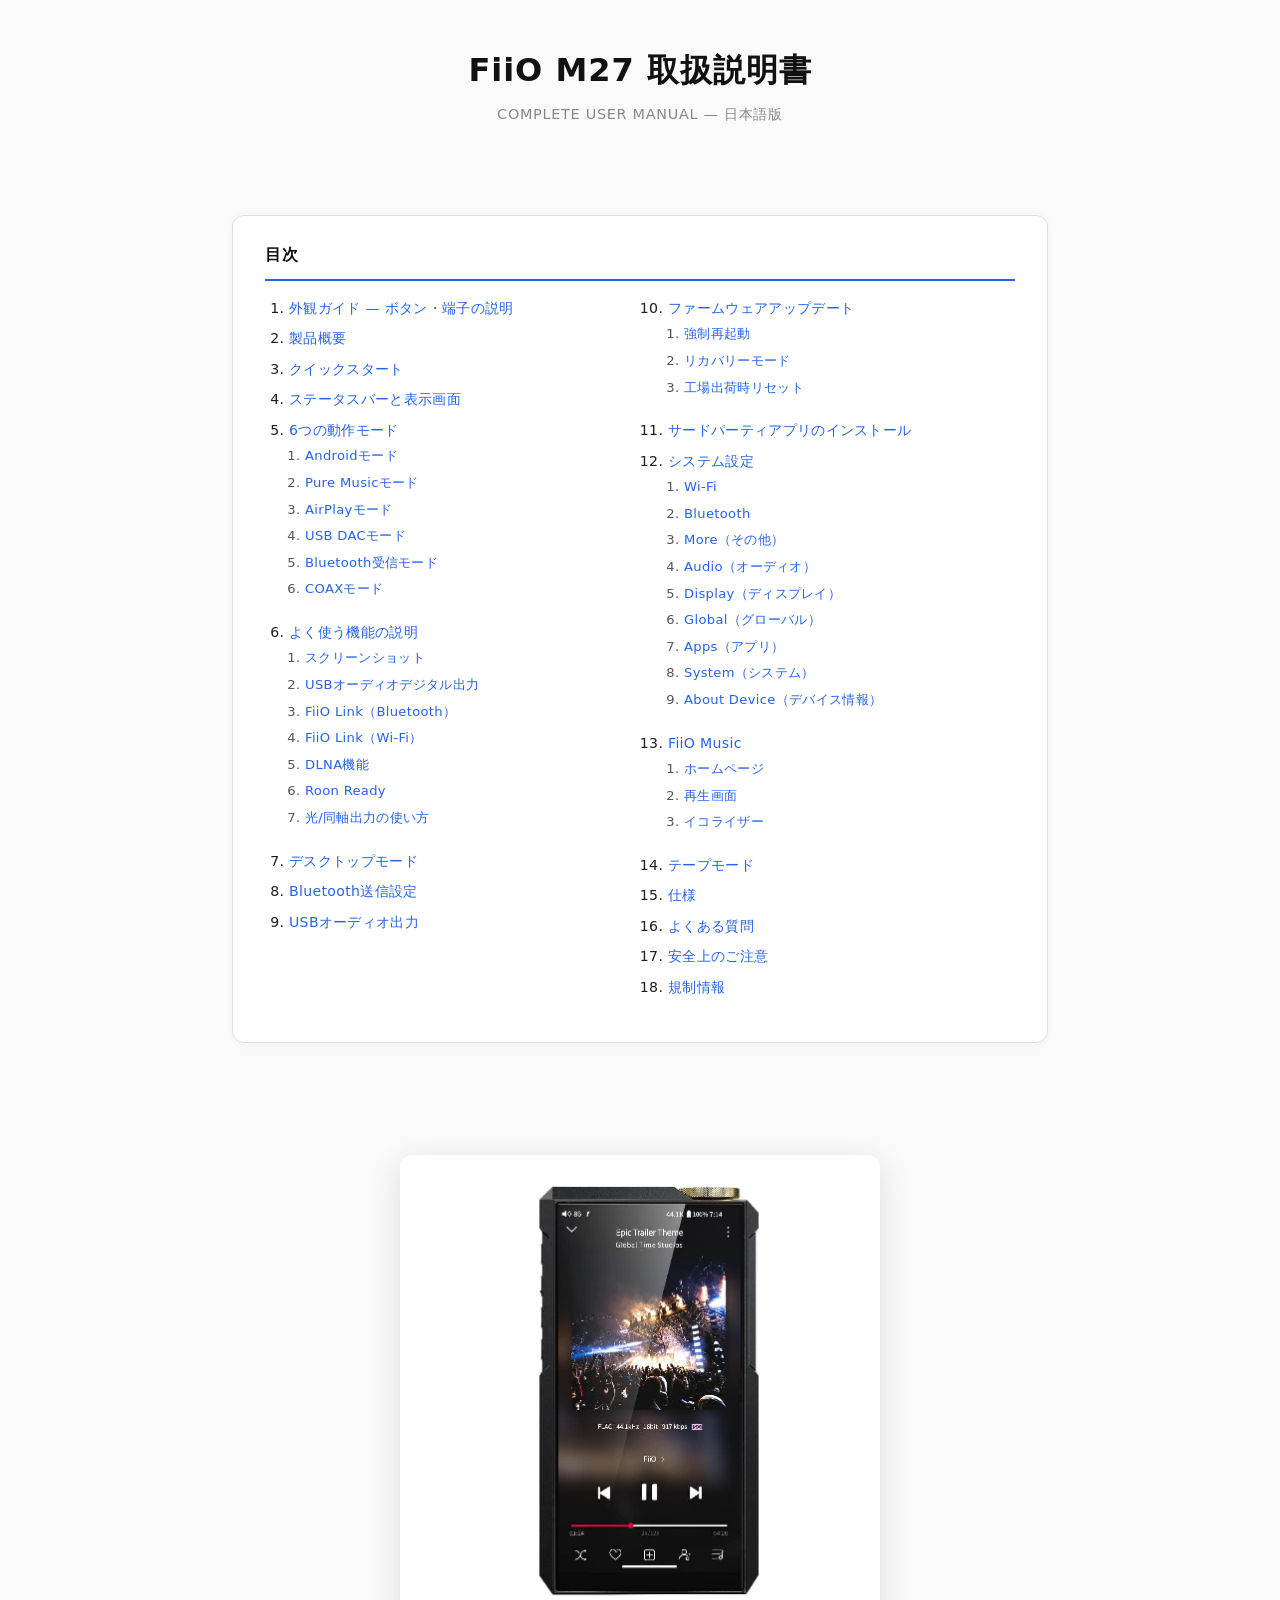
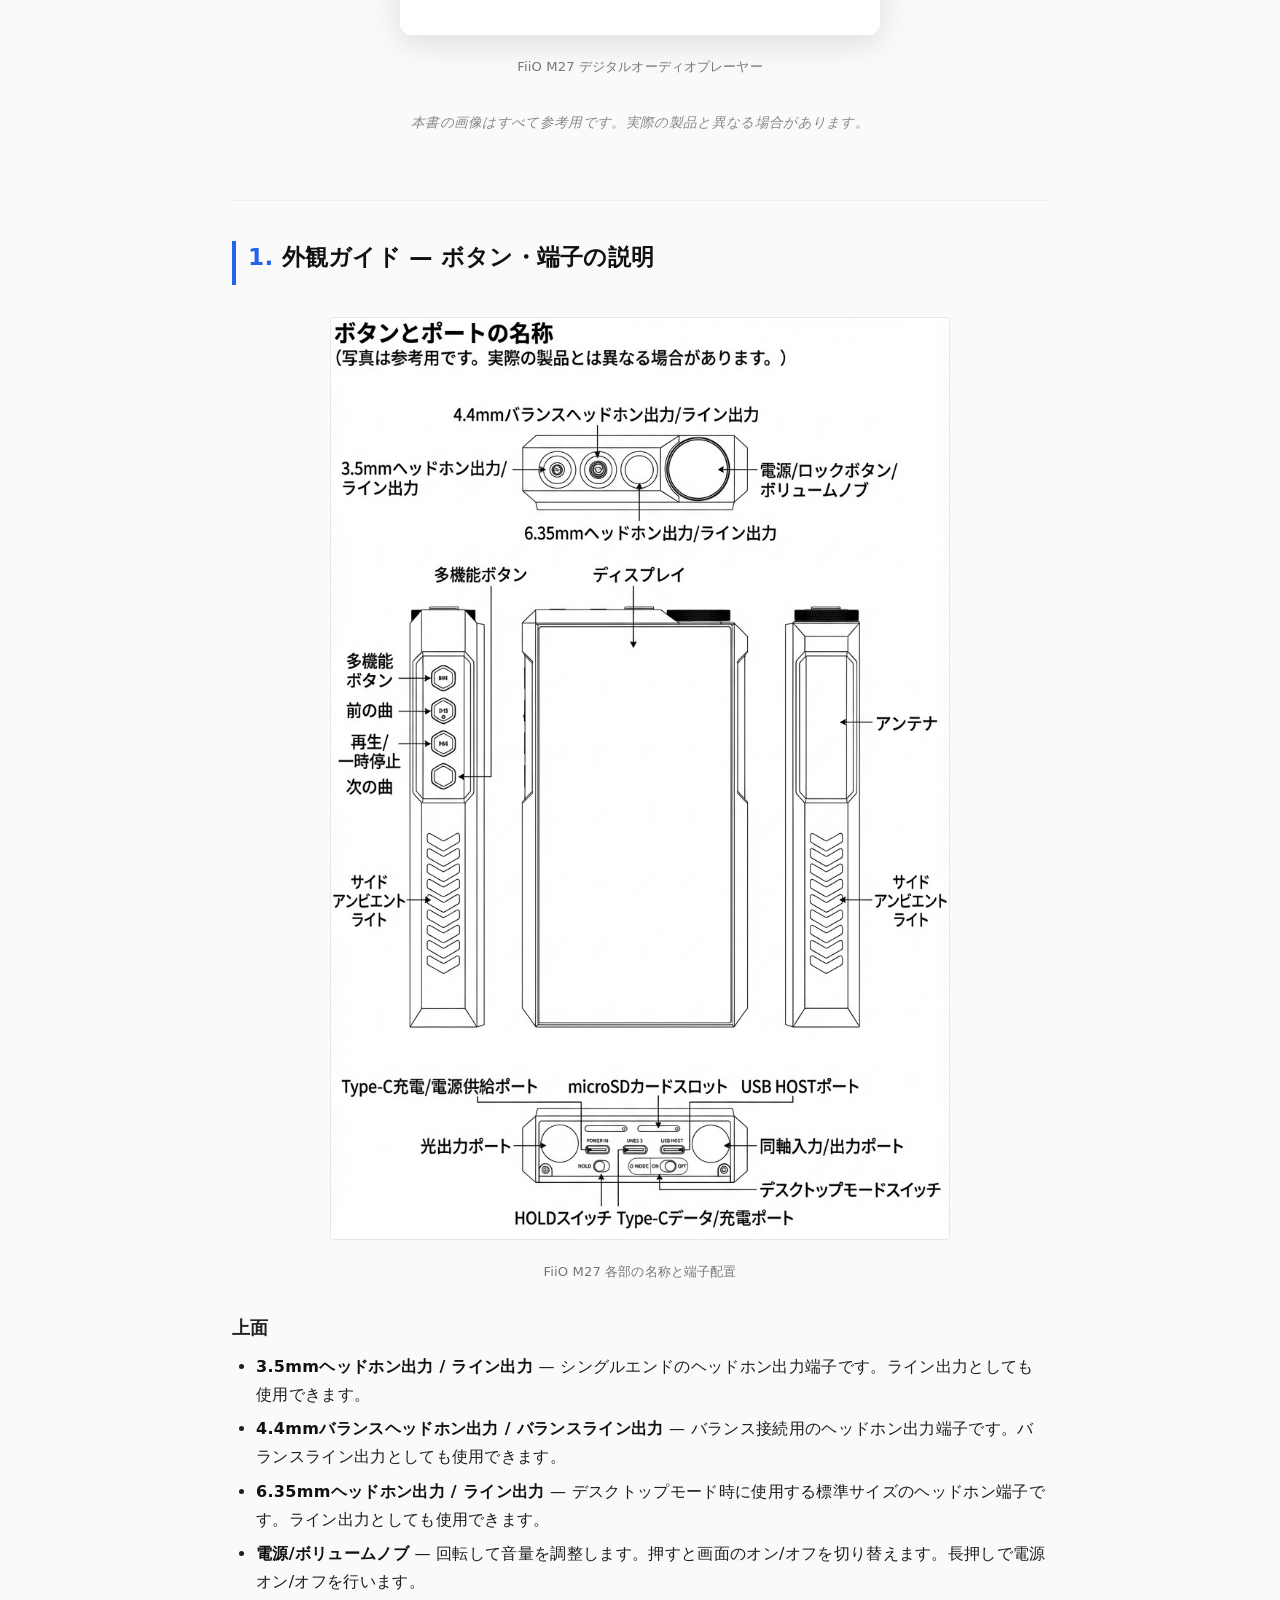
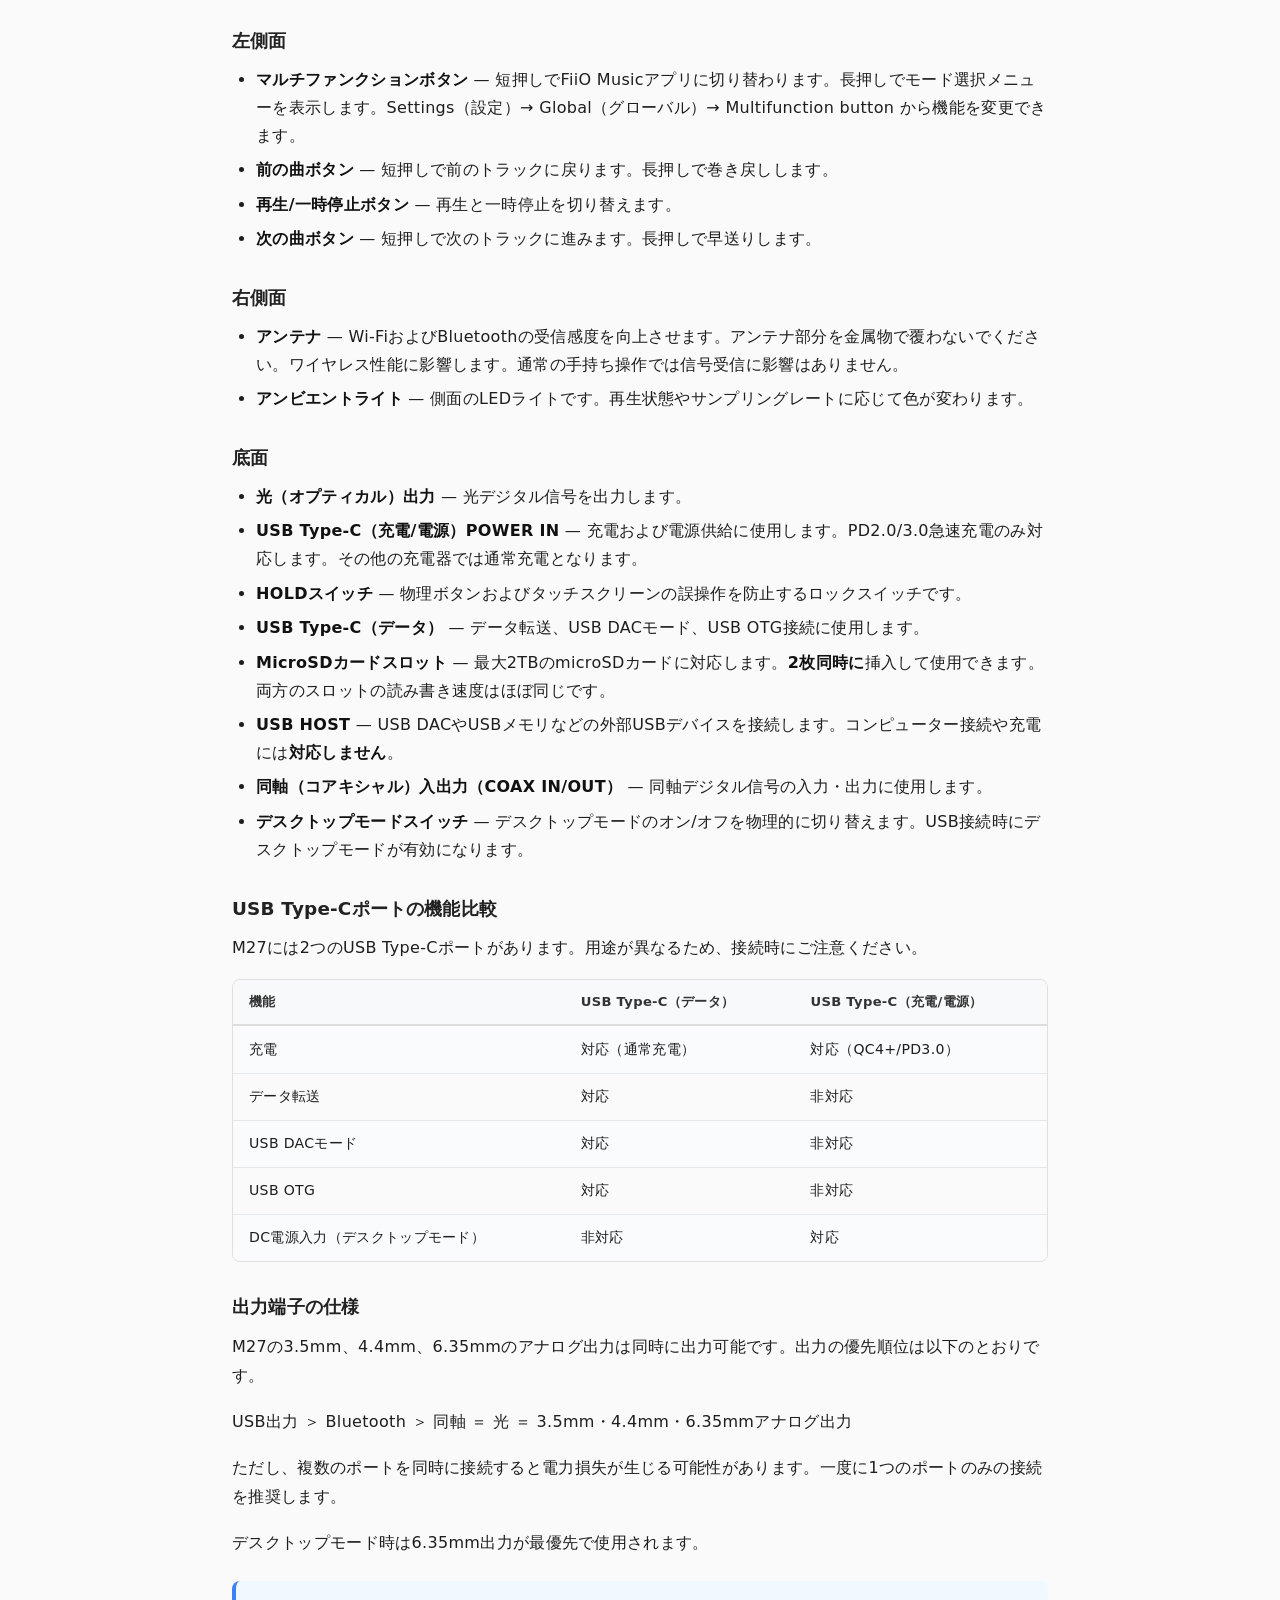
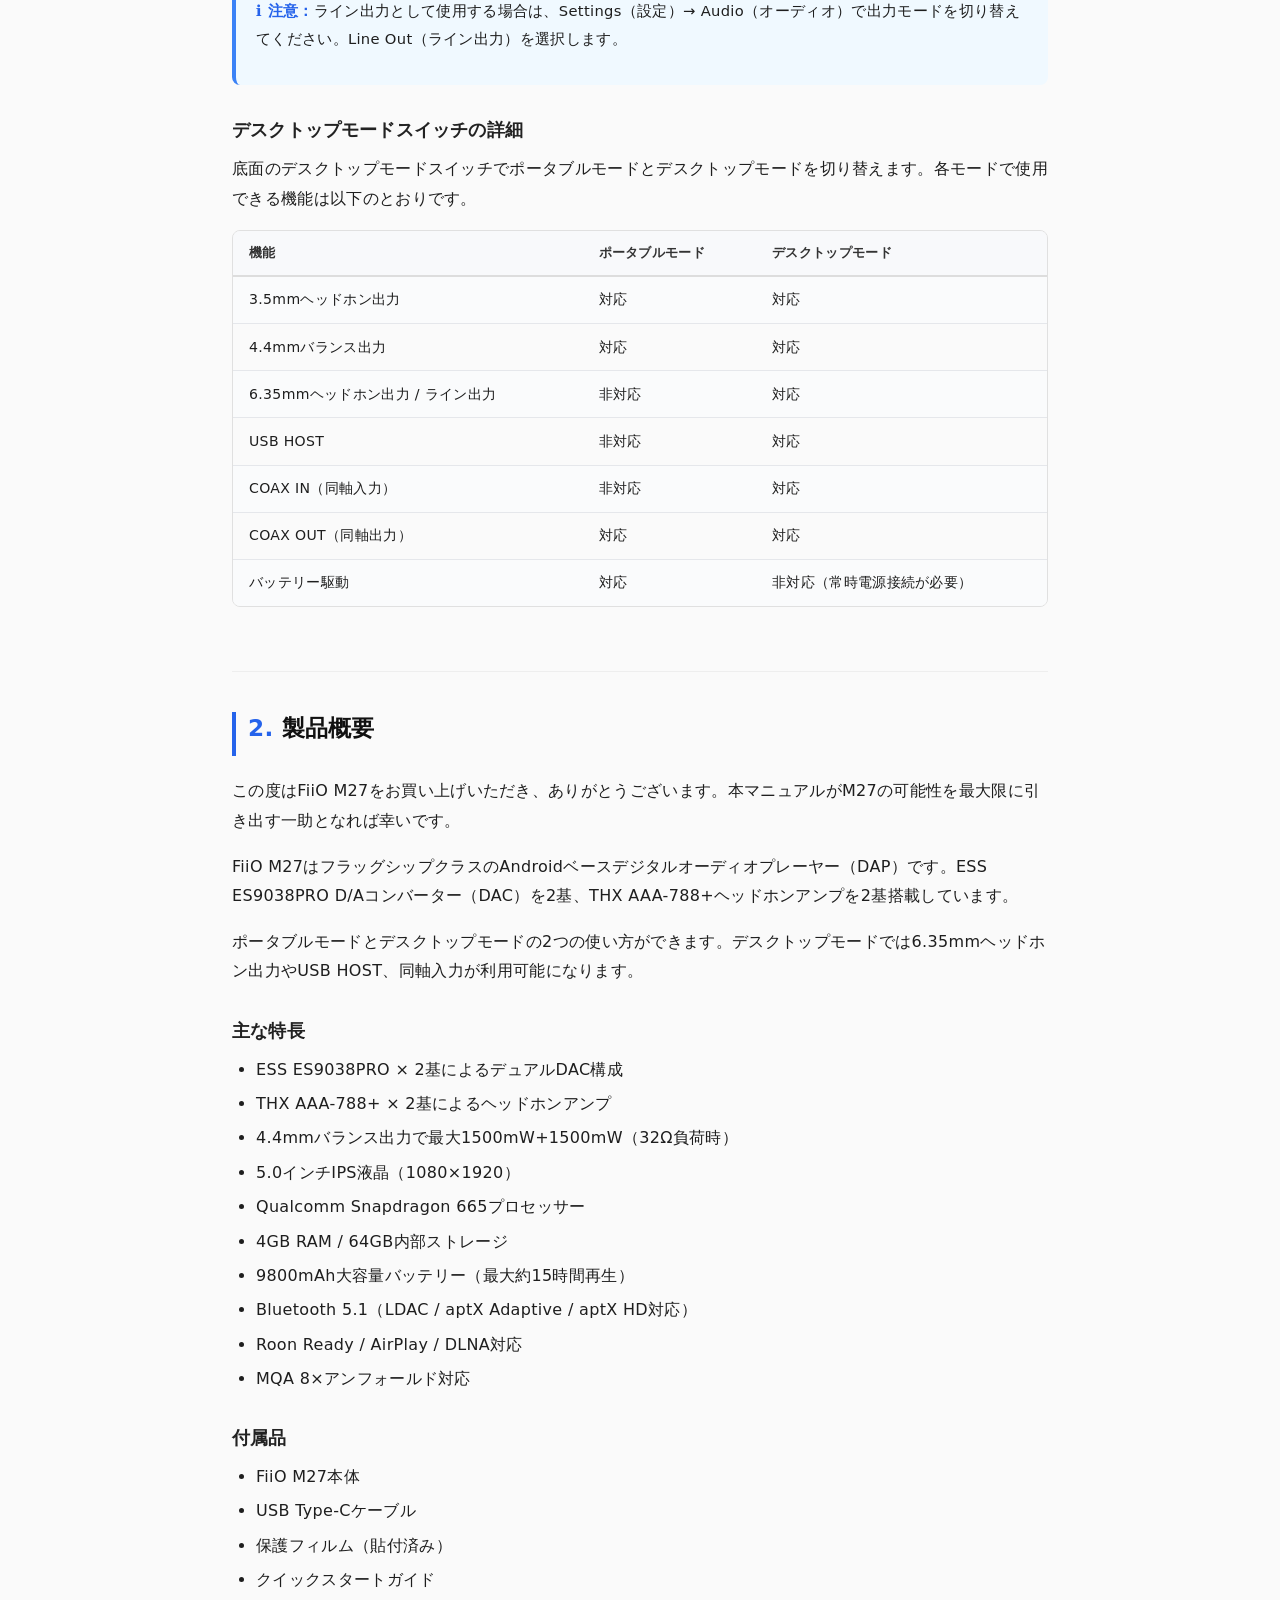
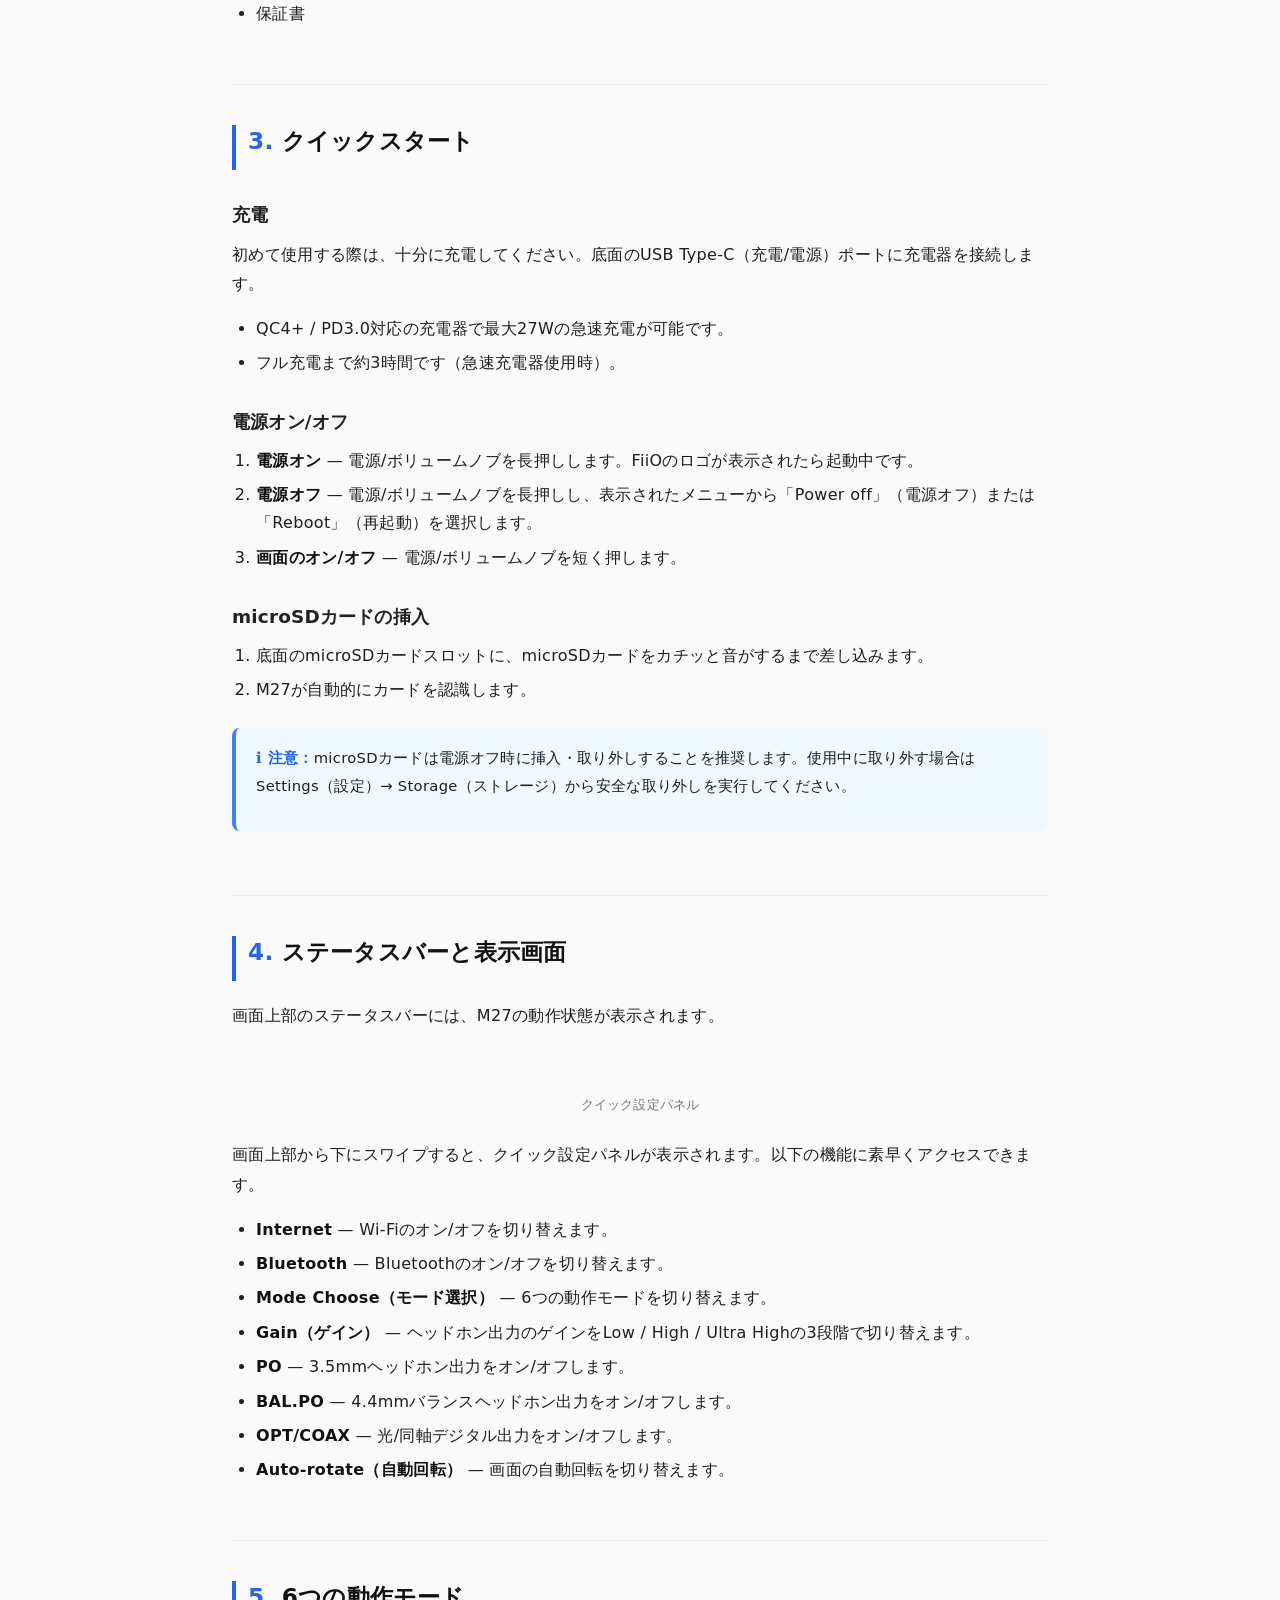
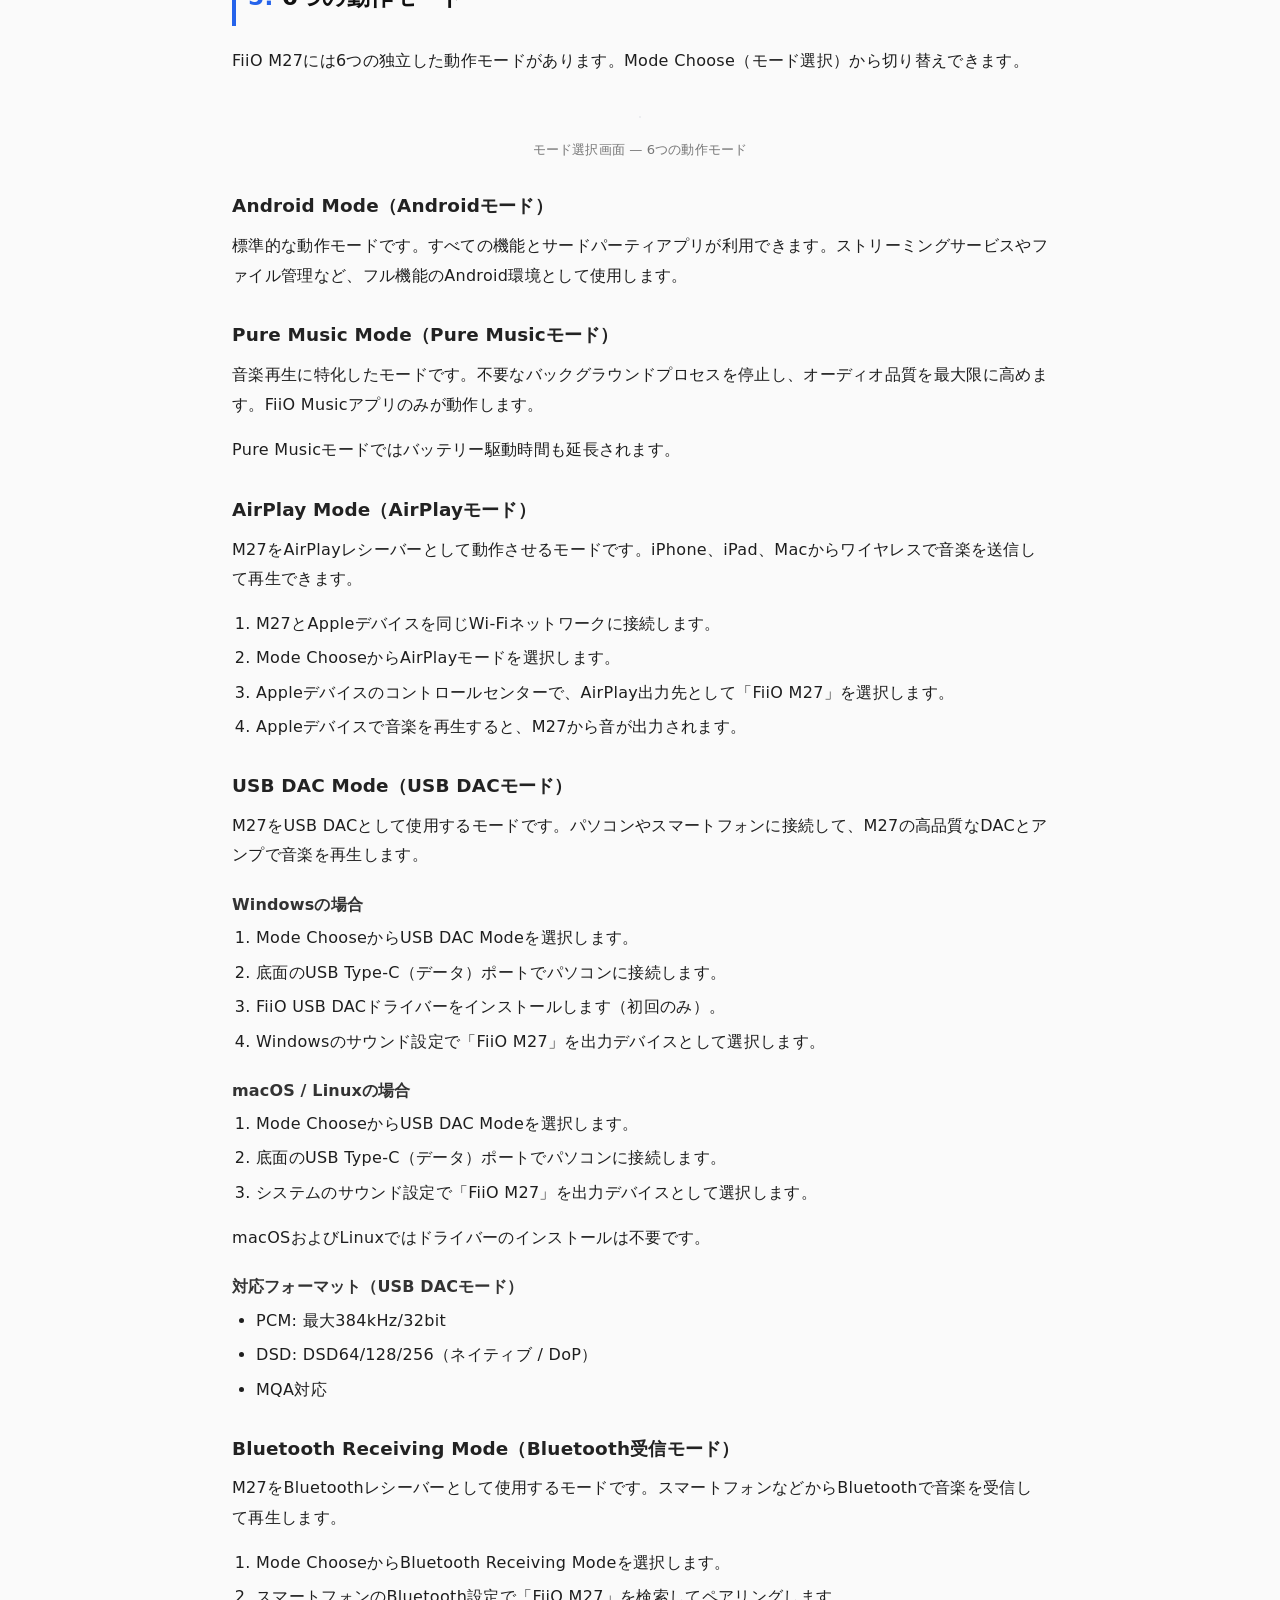
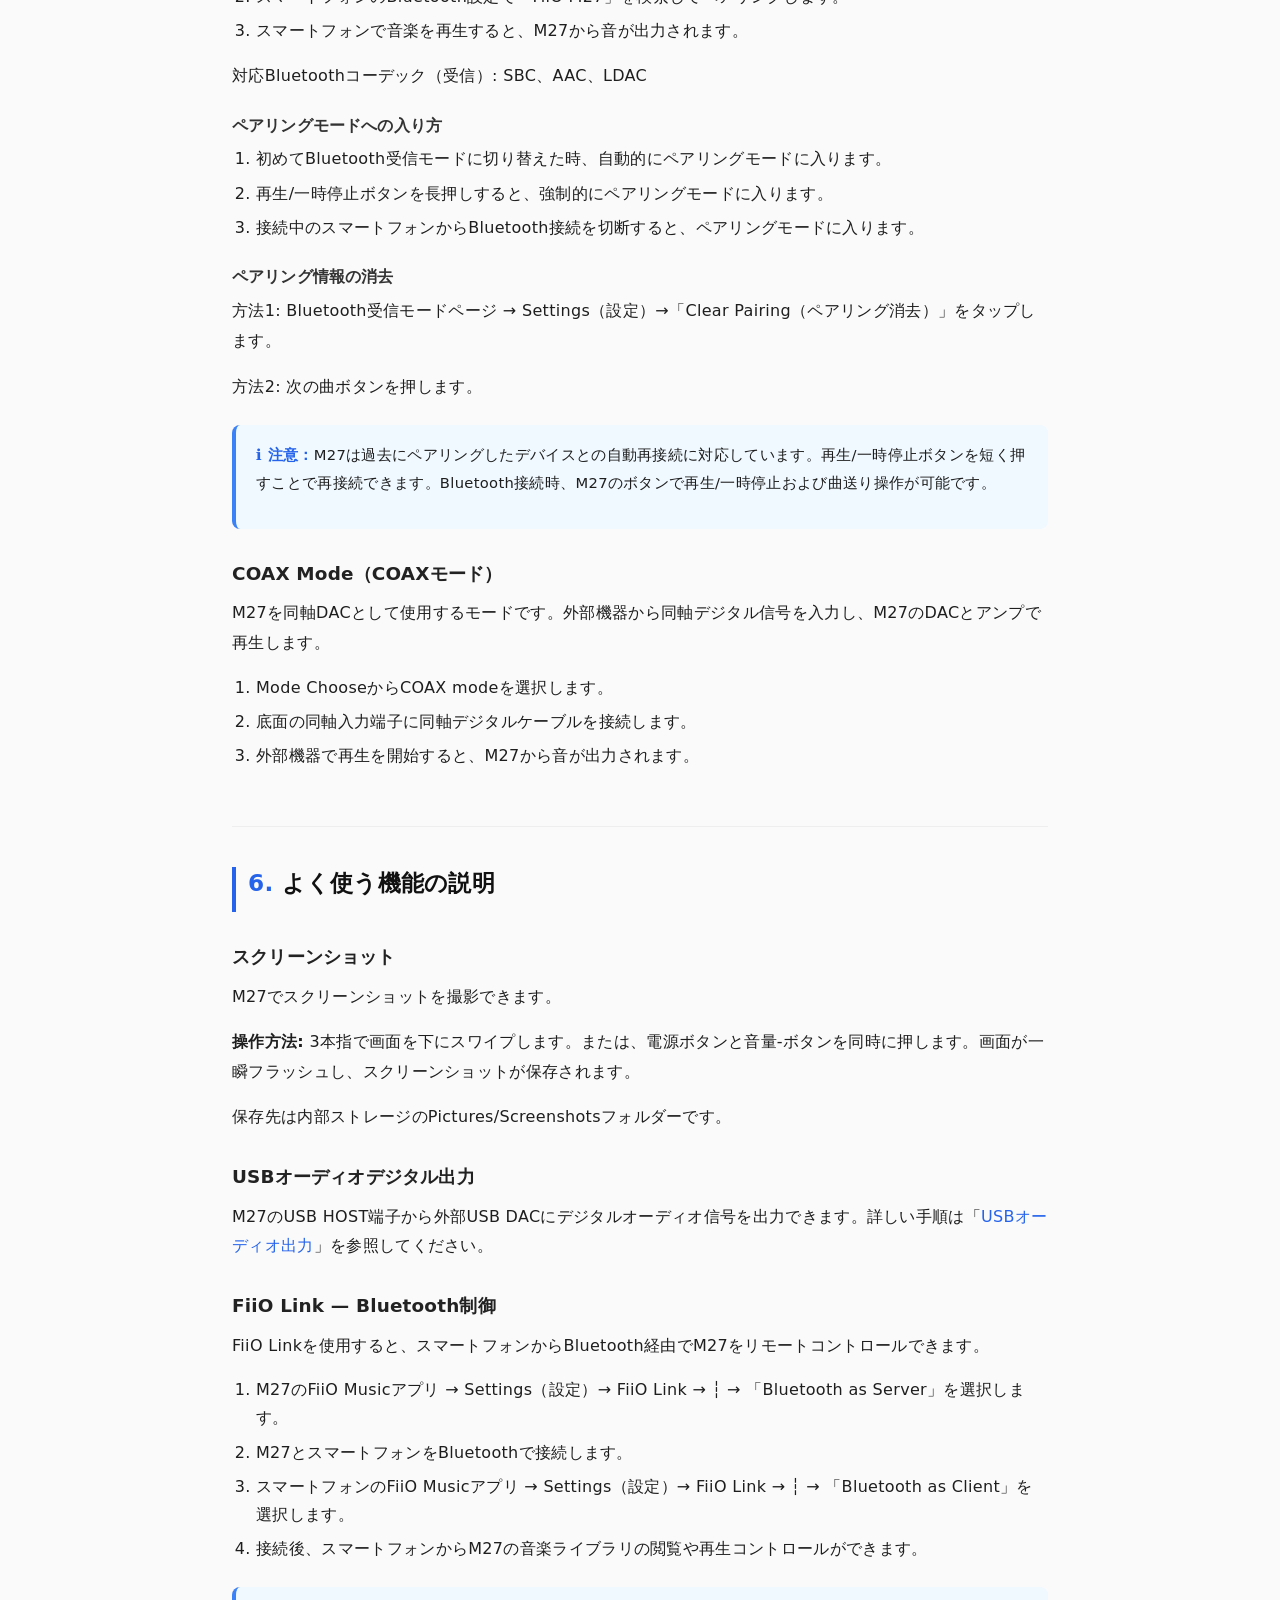
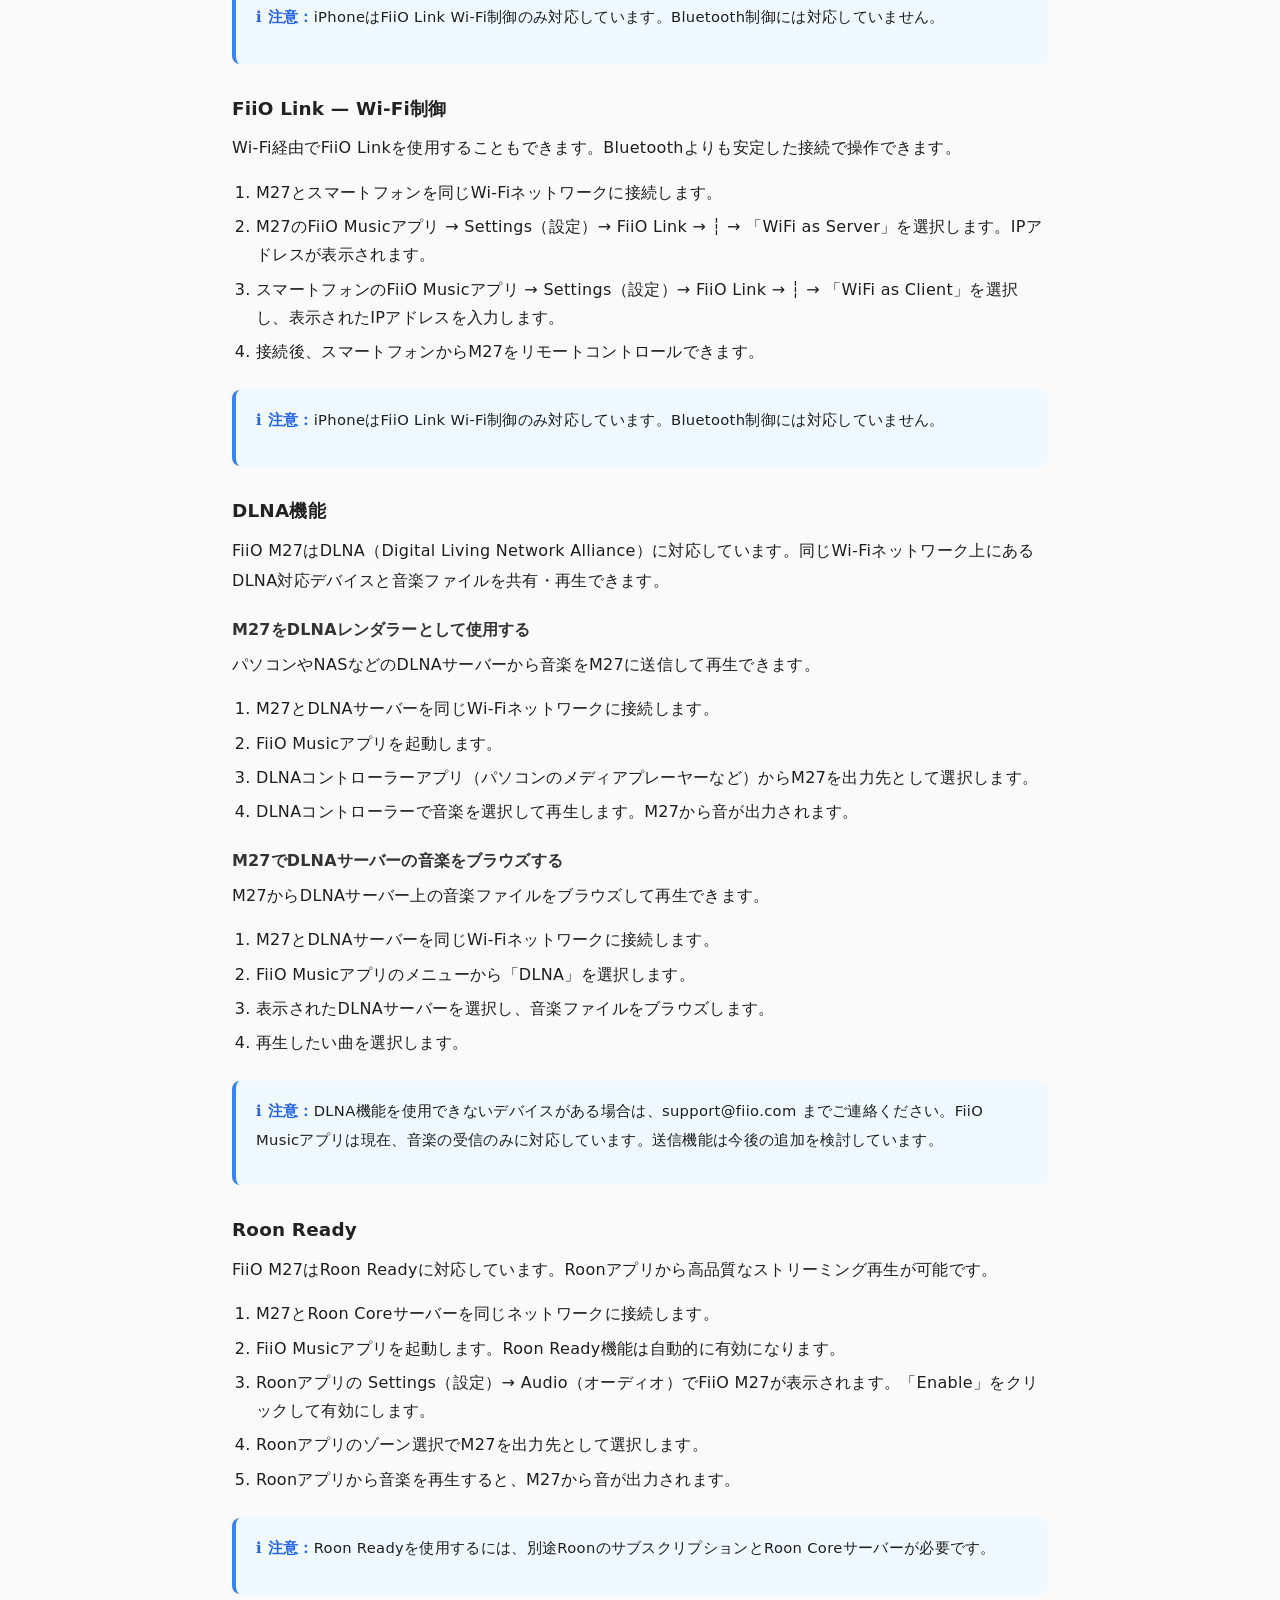
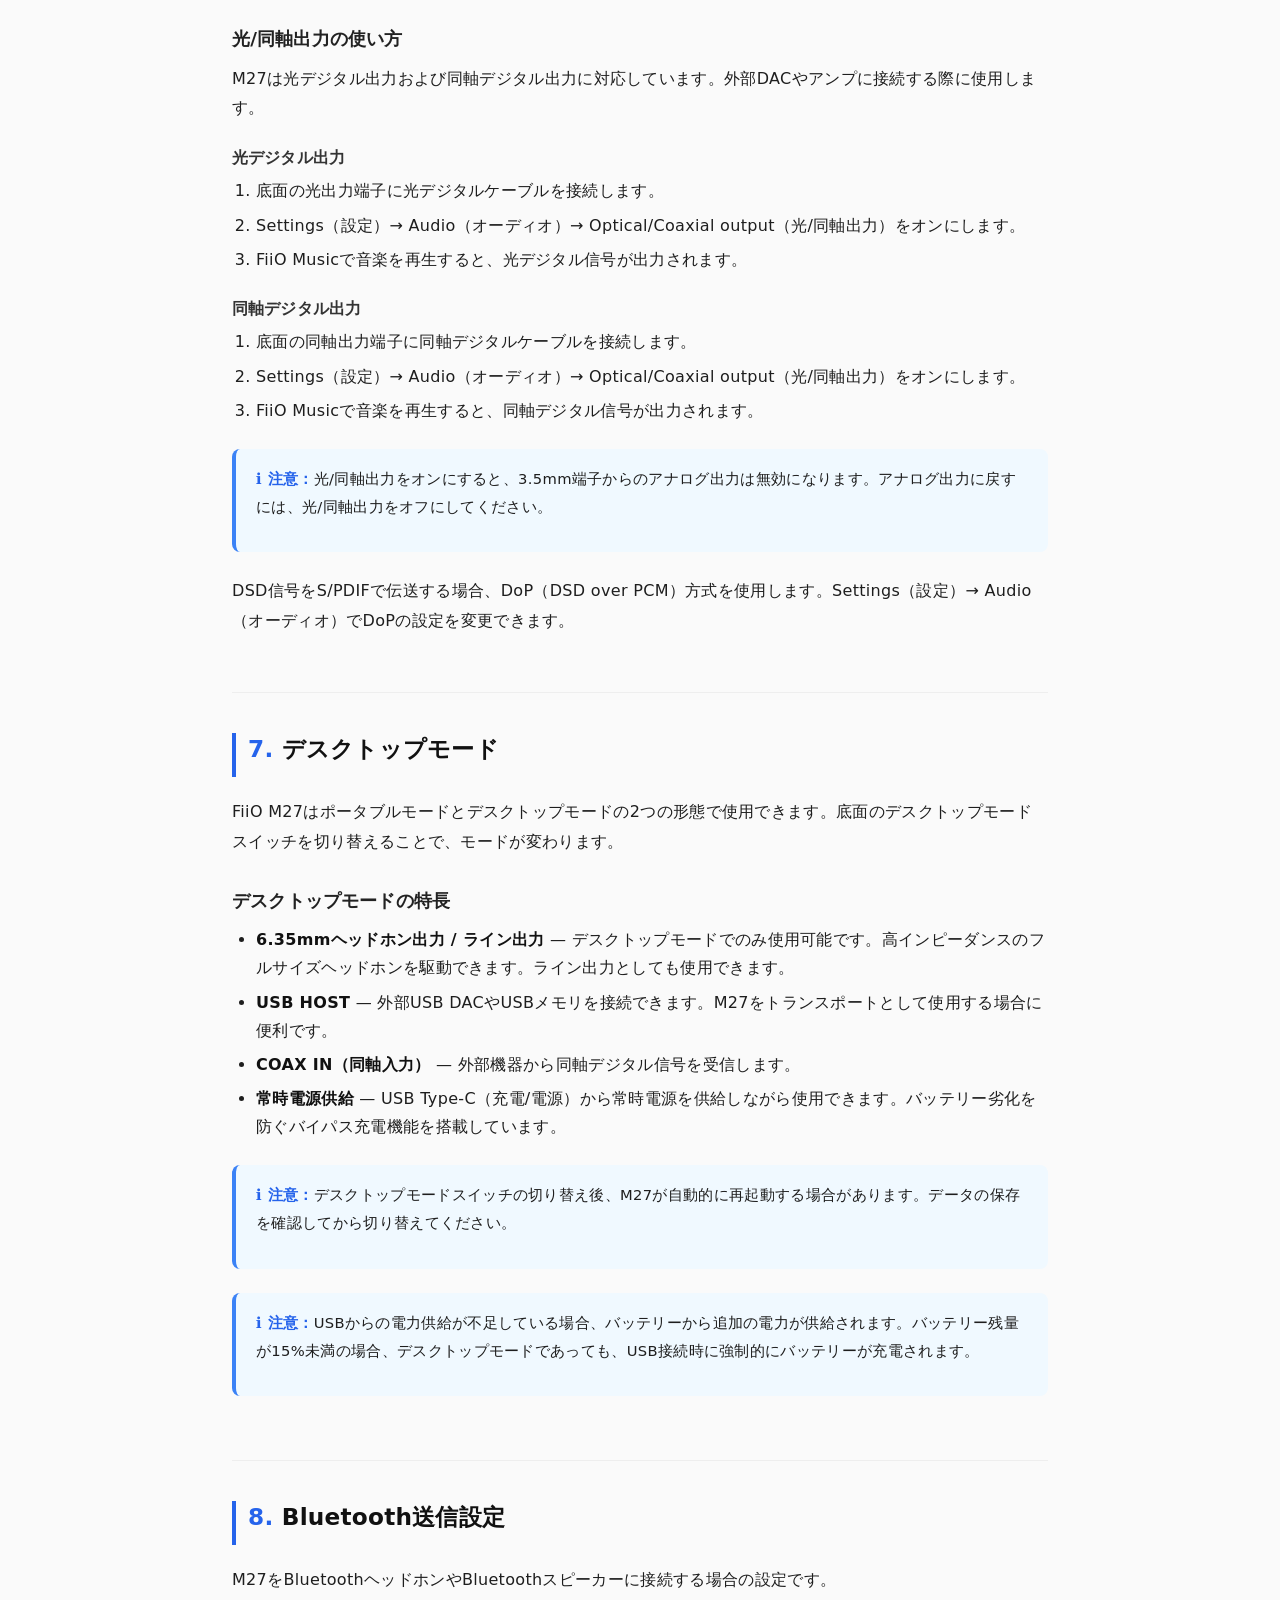
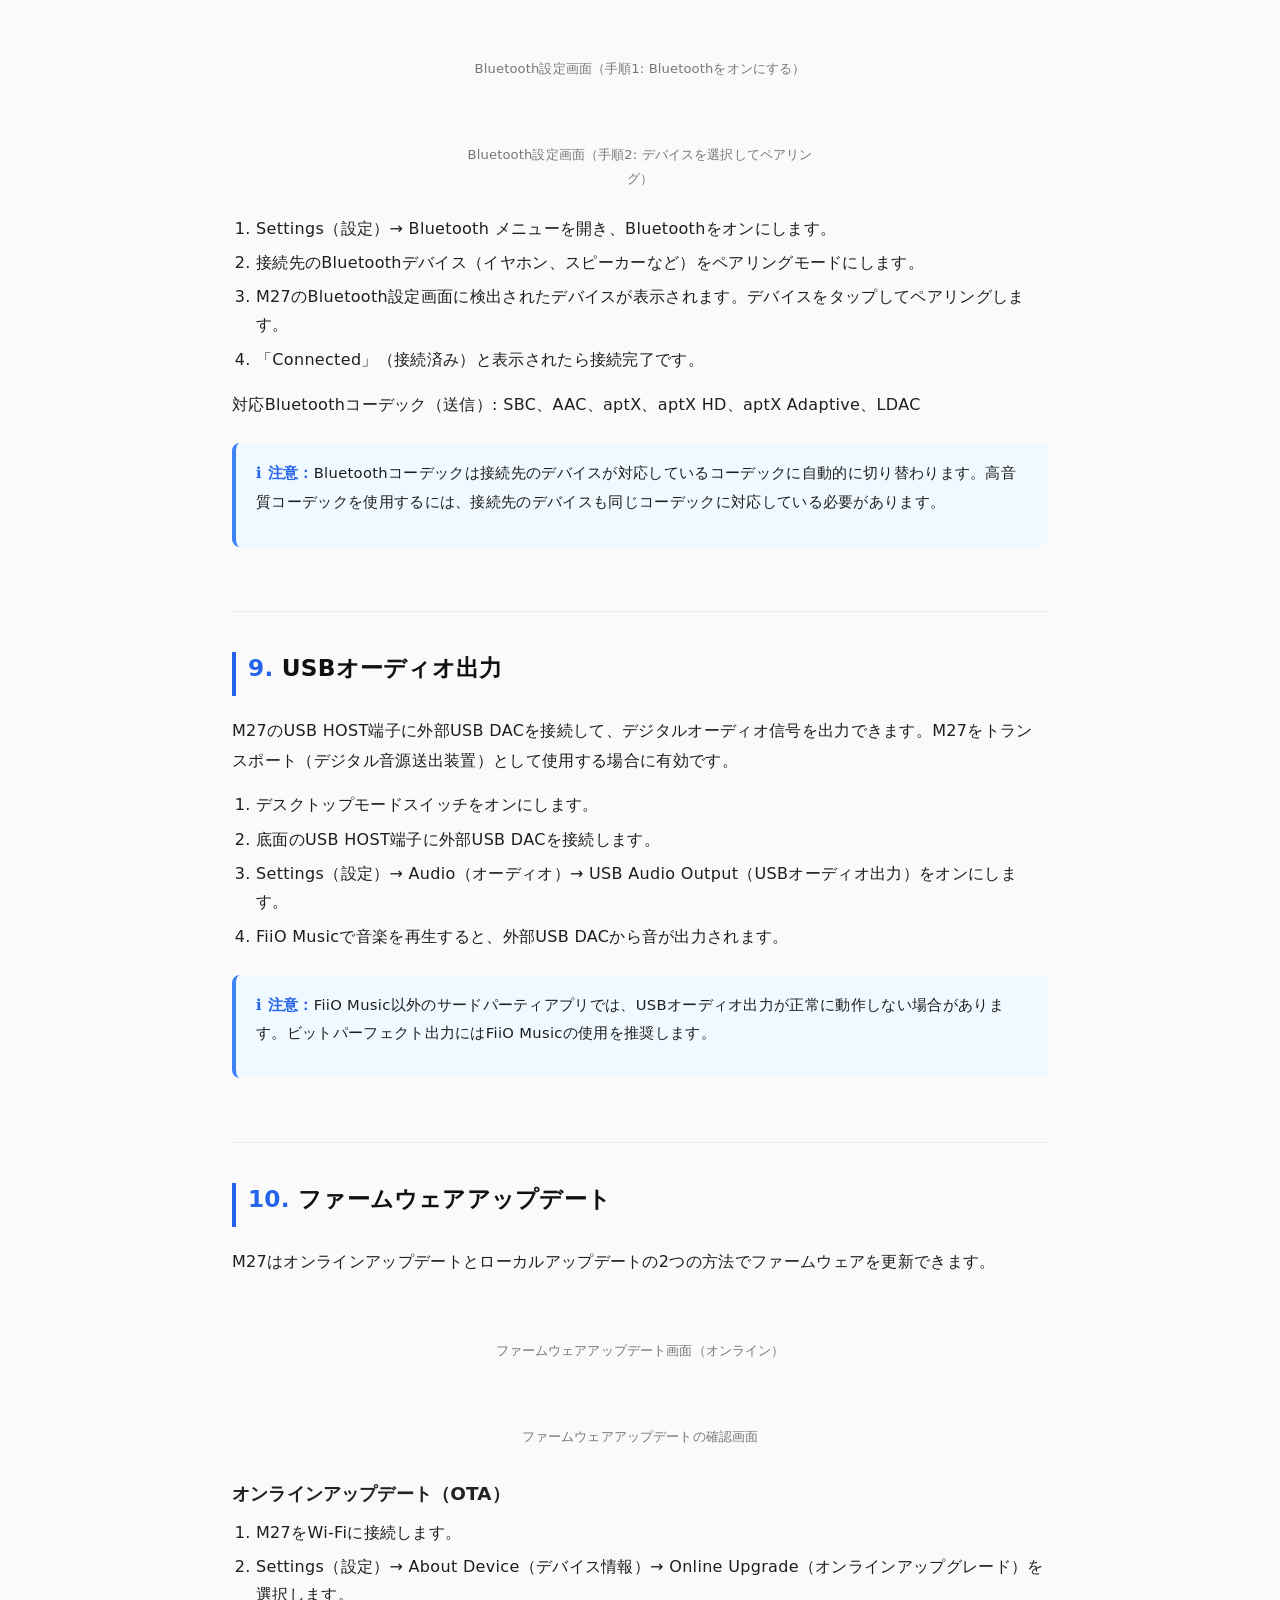
<file: index.html>
<!DOCTYPE html>
<html lang="ja">
<head>
    <meta charset="UTF-8">
    <meta http-equiv="refresh" content="0; url=output/m27-manual-ja-v7/index.html">
    <title>FiiO M27 取扱説明書 — リダイレクト中</title>
</head>
<body>
    <p><a href="output/m27-manual-ja-v7/index.html">FiiO M27 取扱説明書（日本語版）を開く</a></p>
</body>
</html>
</file>
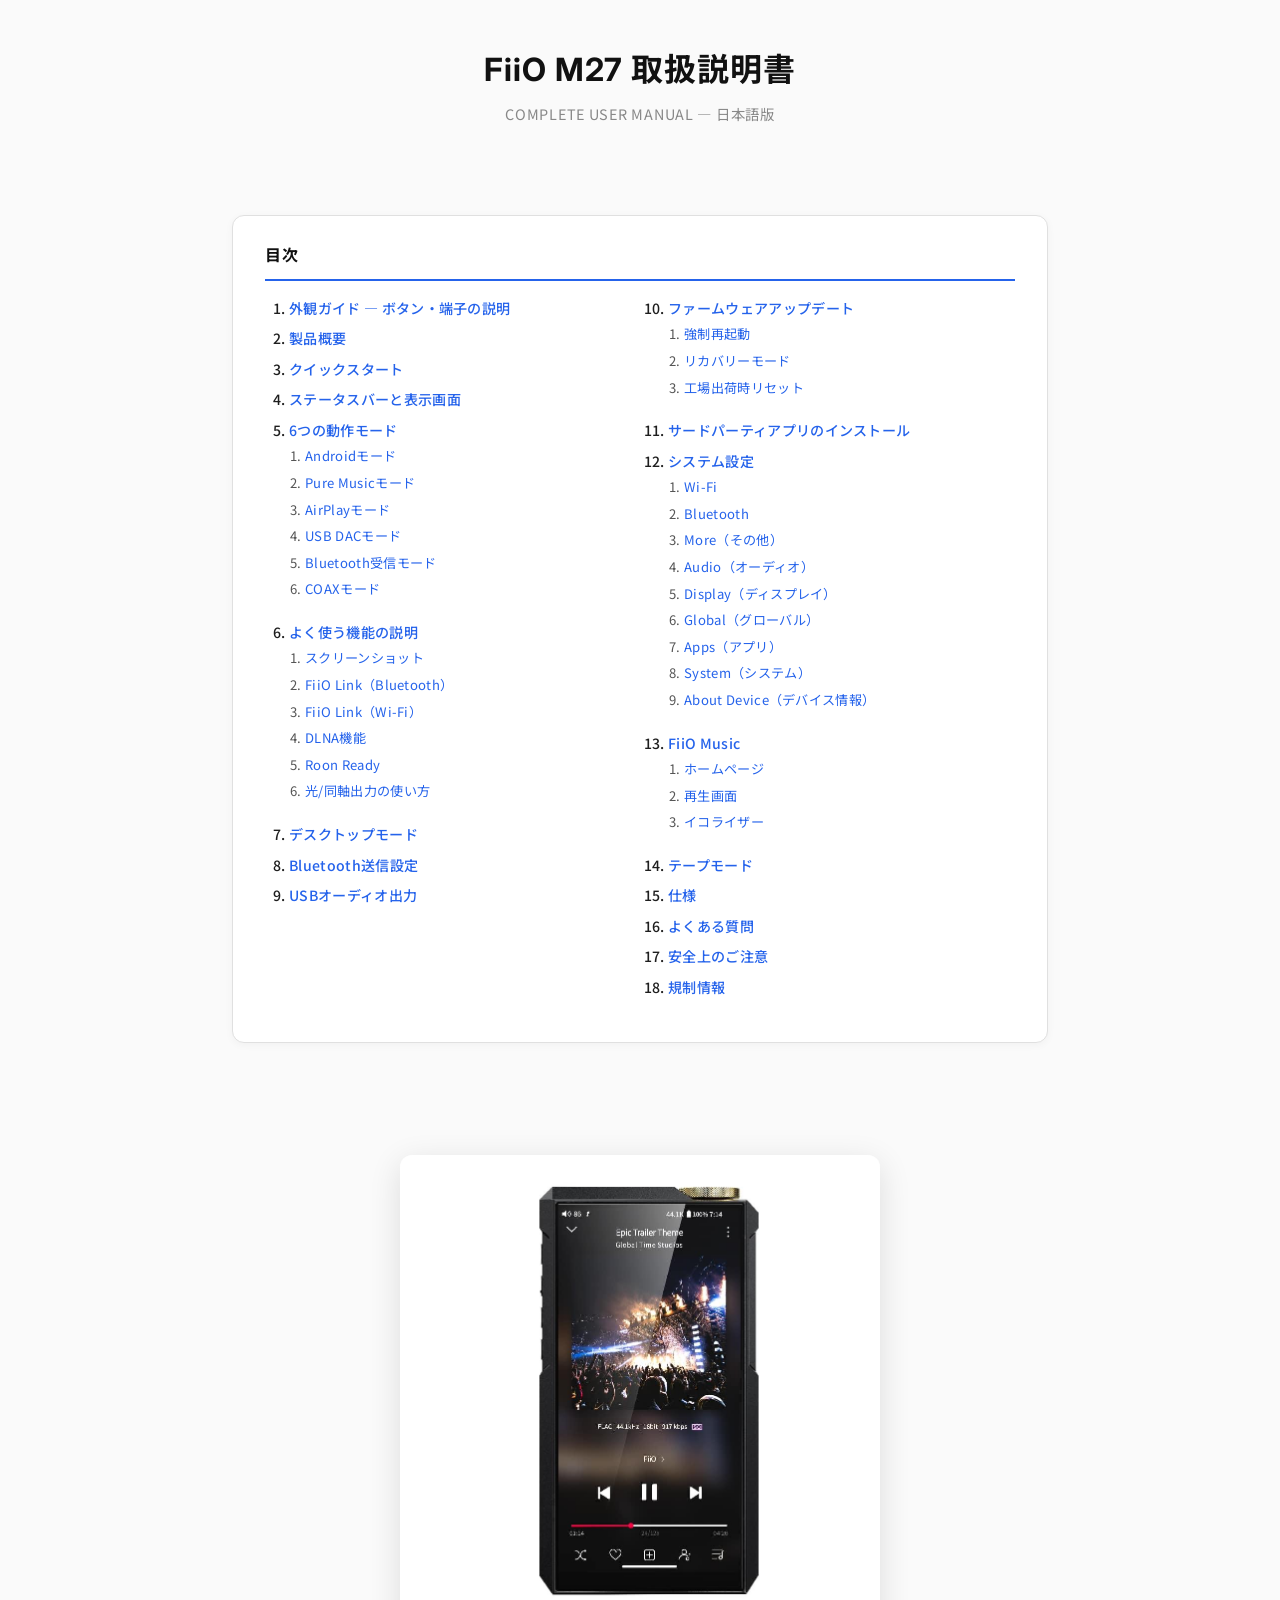
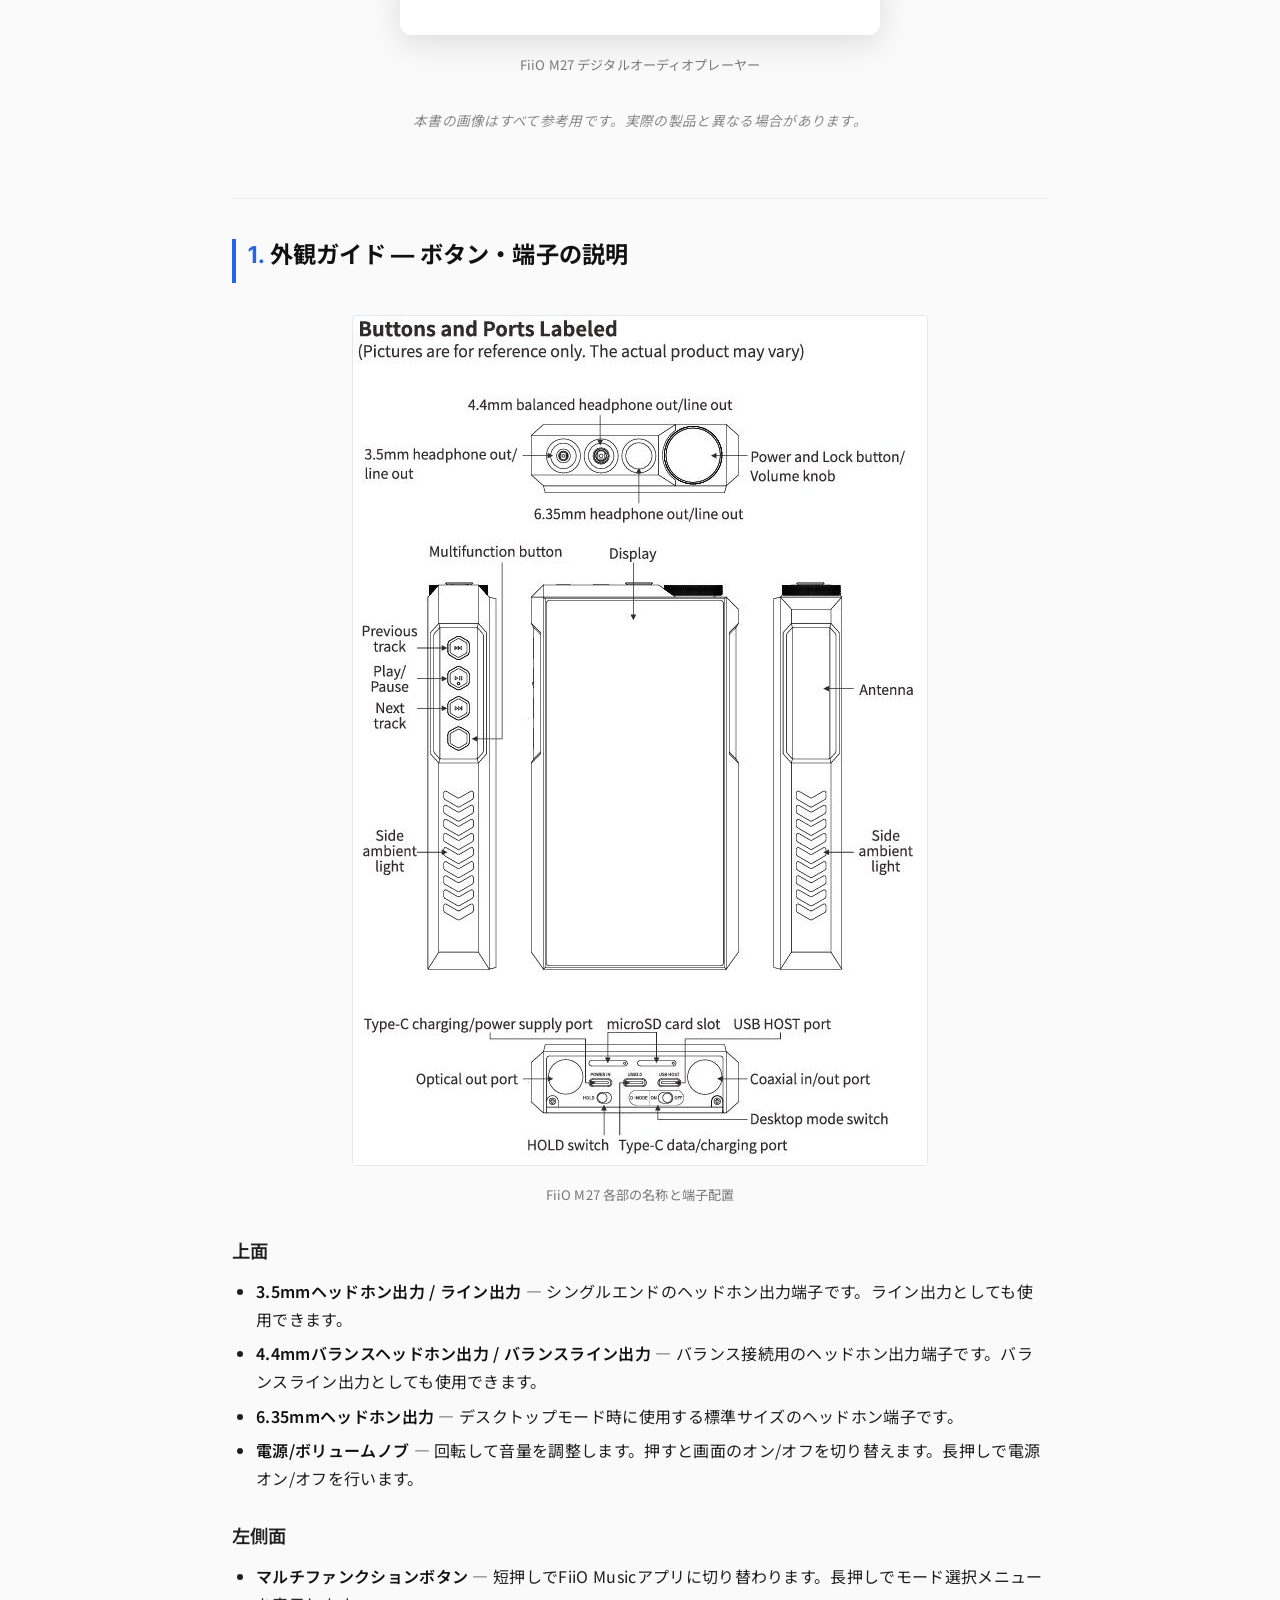
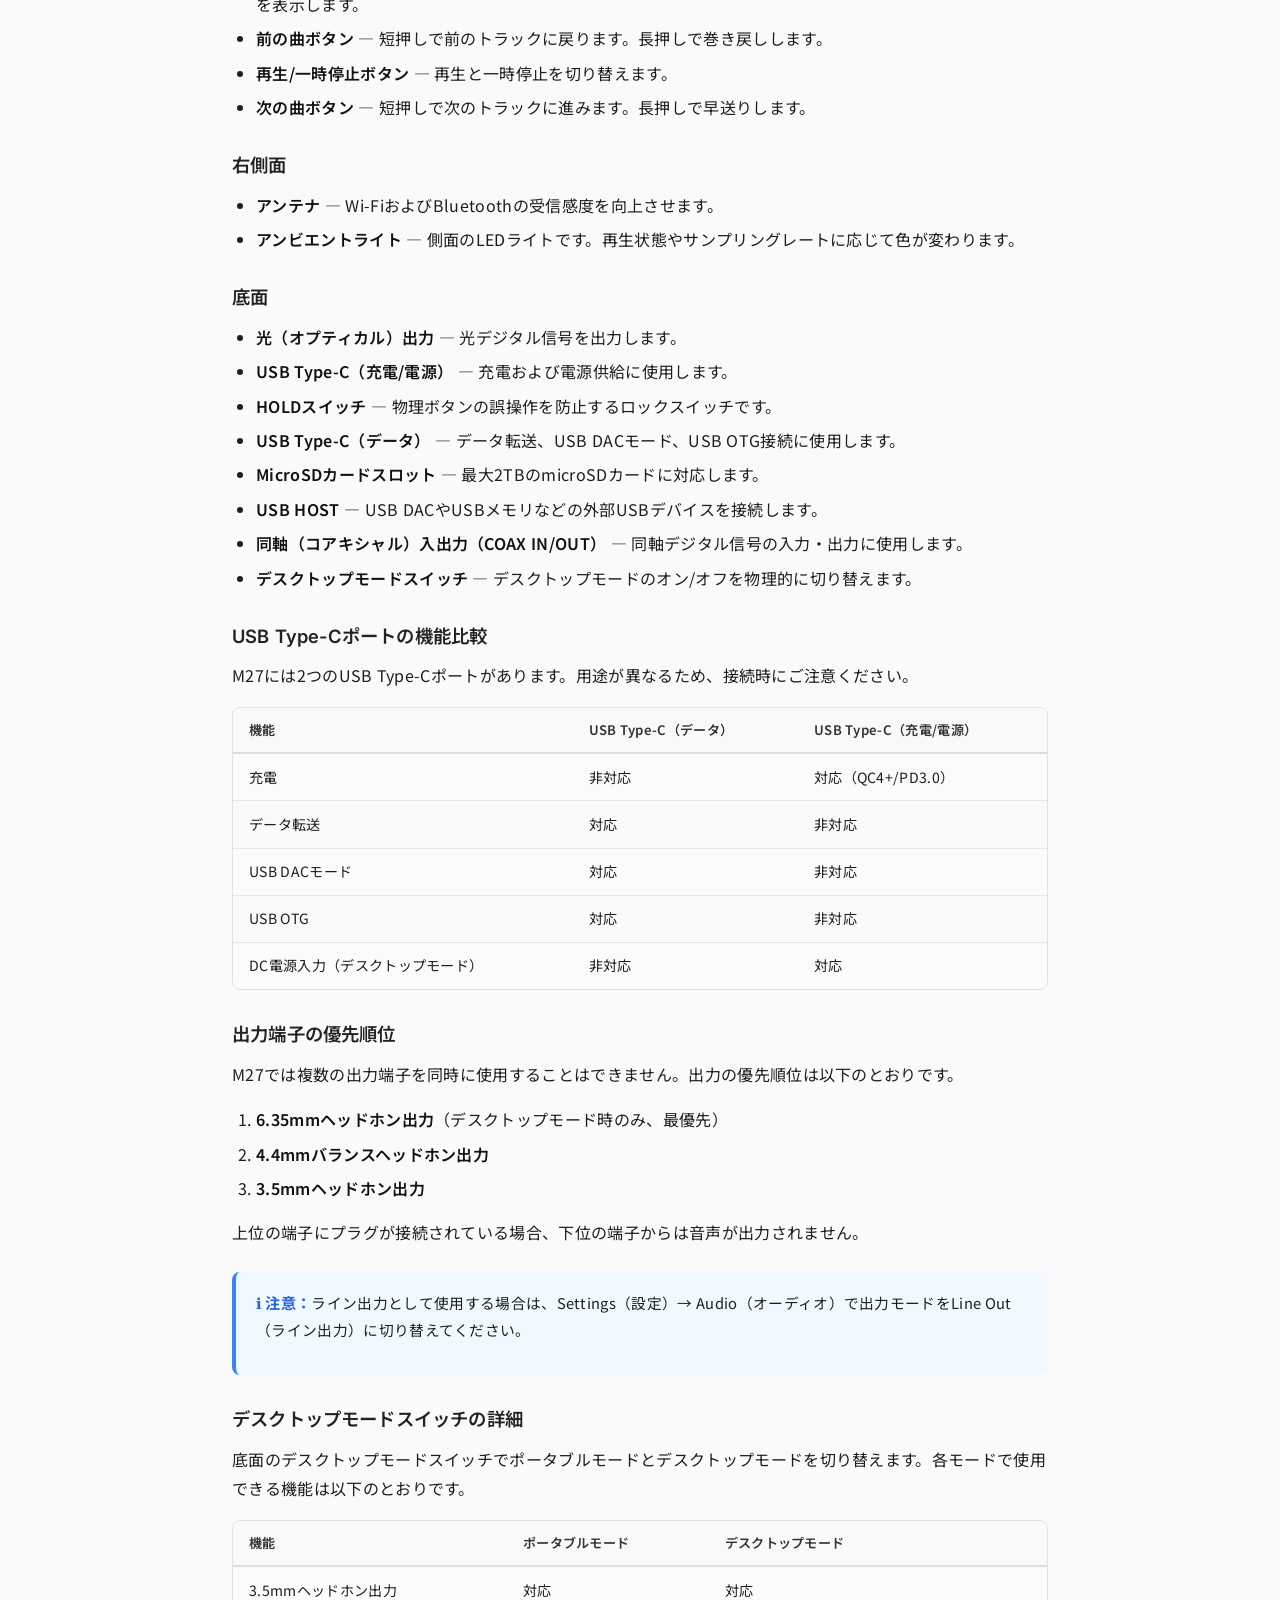
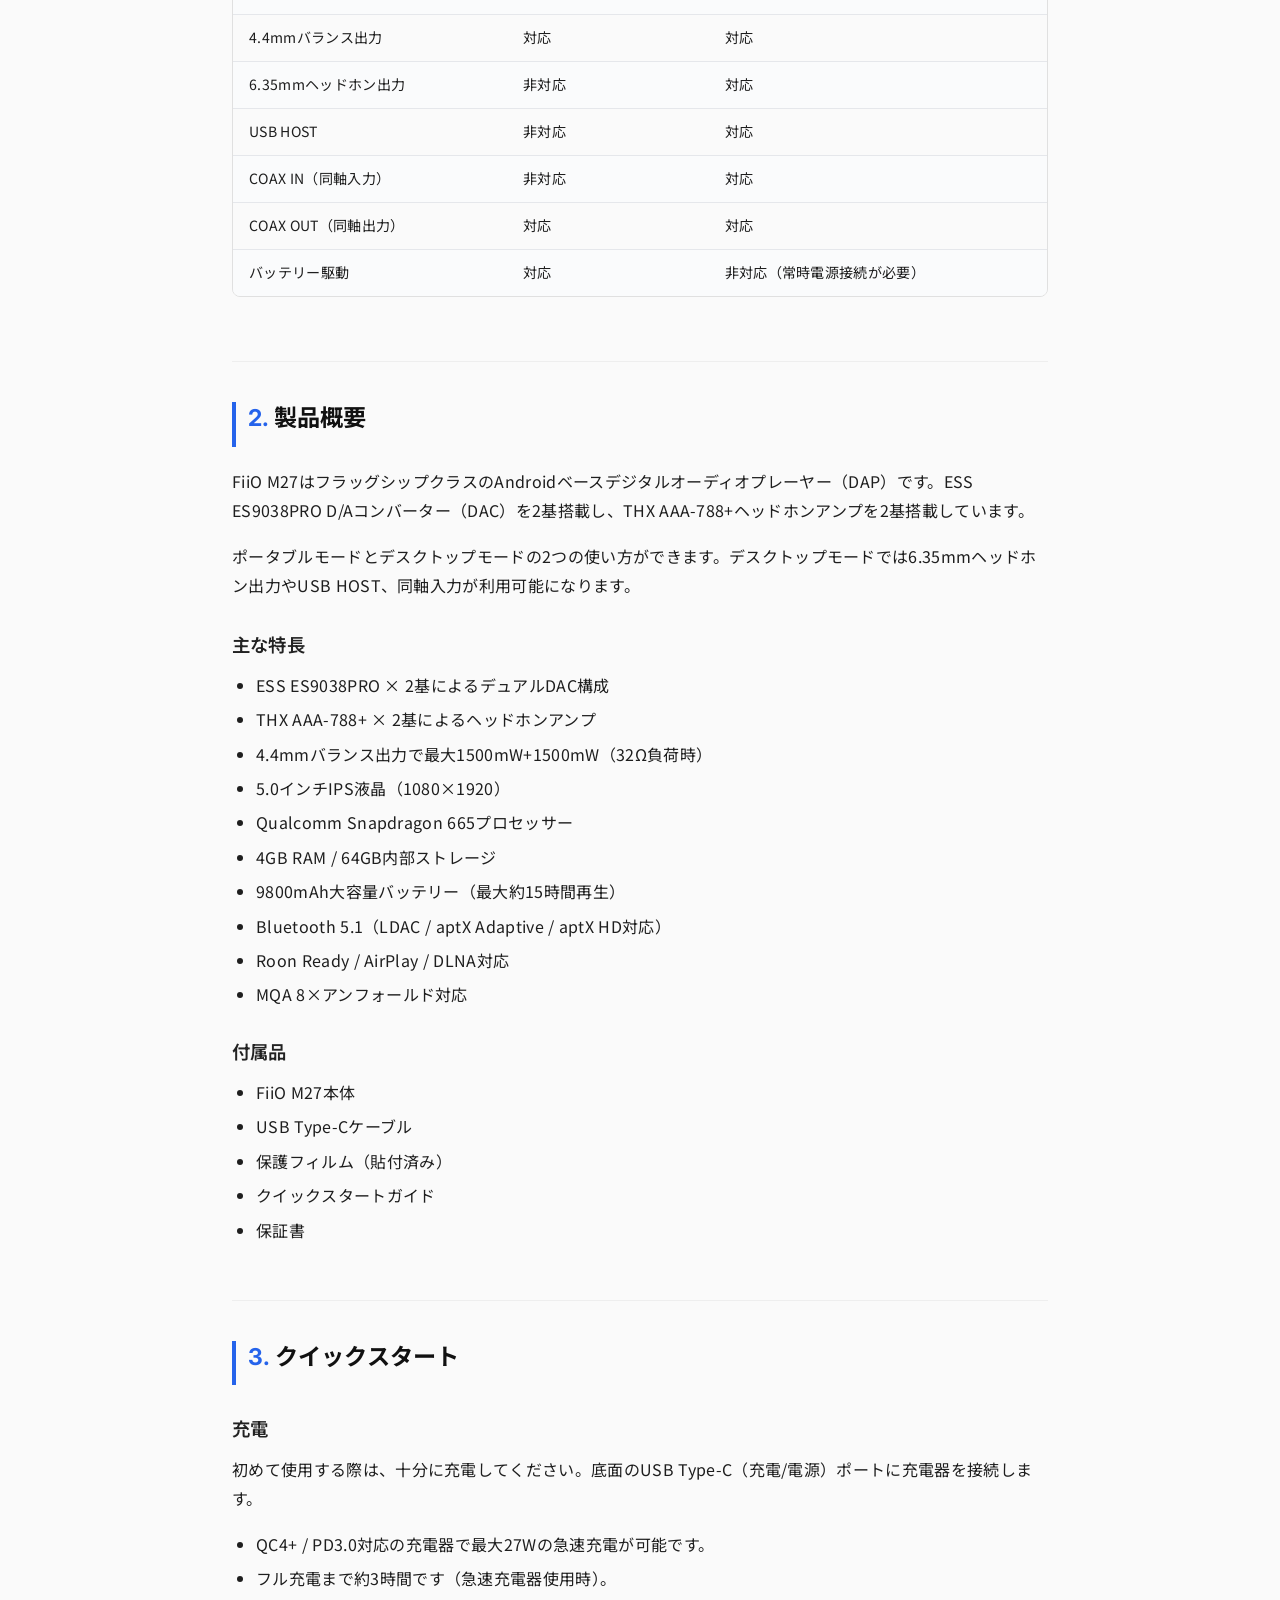
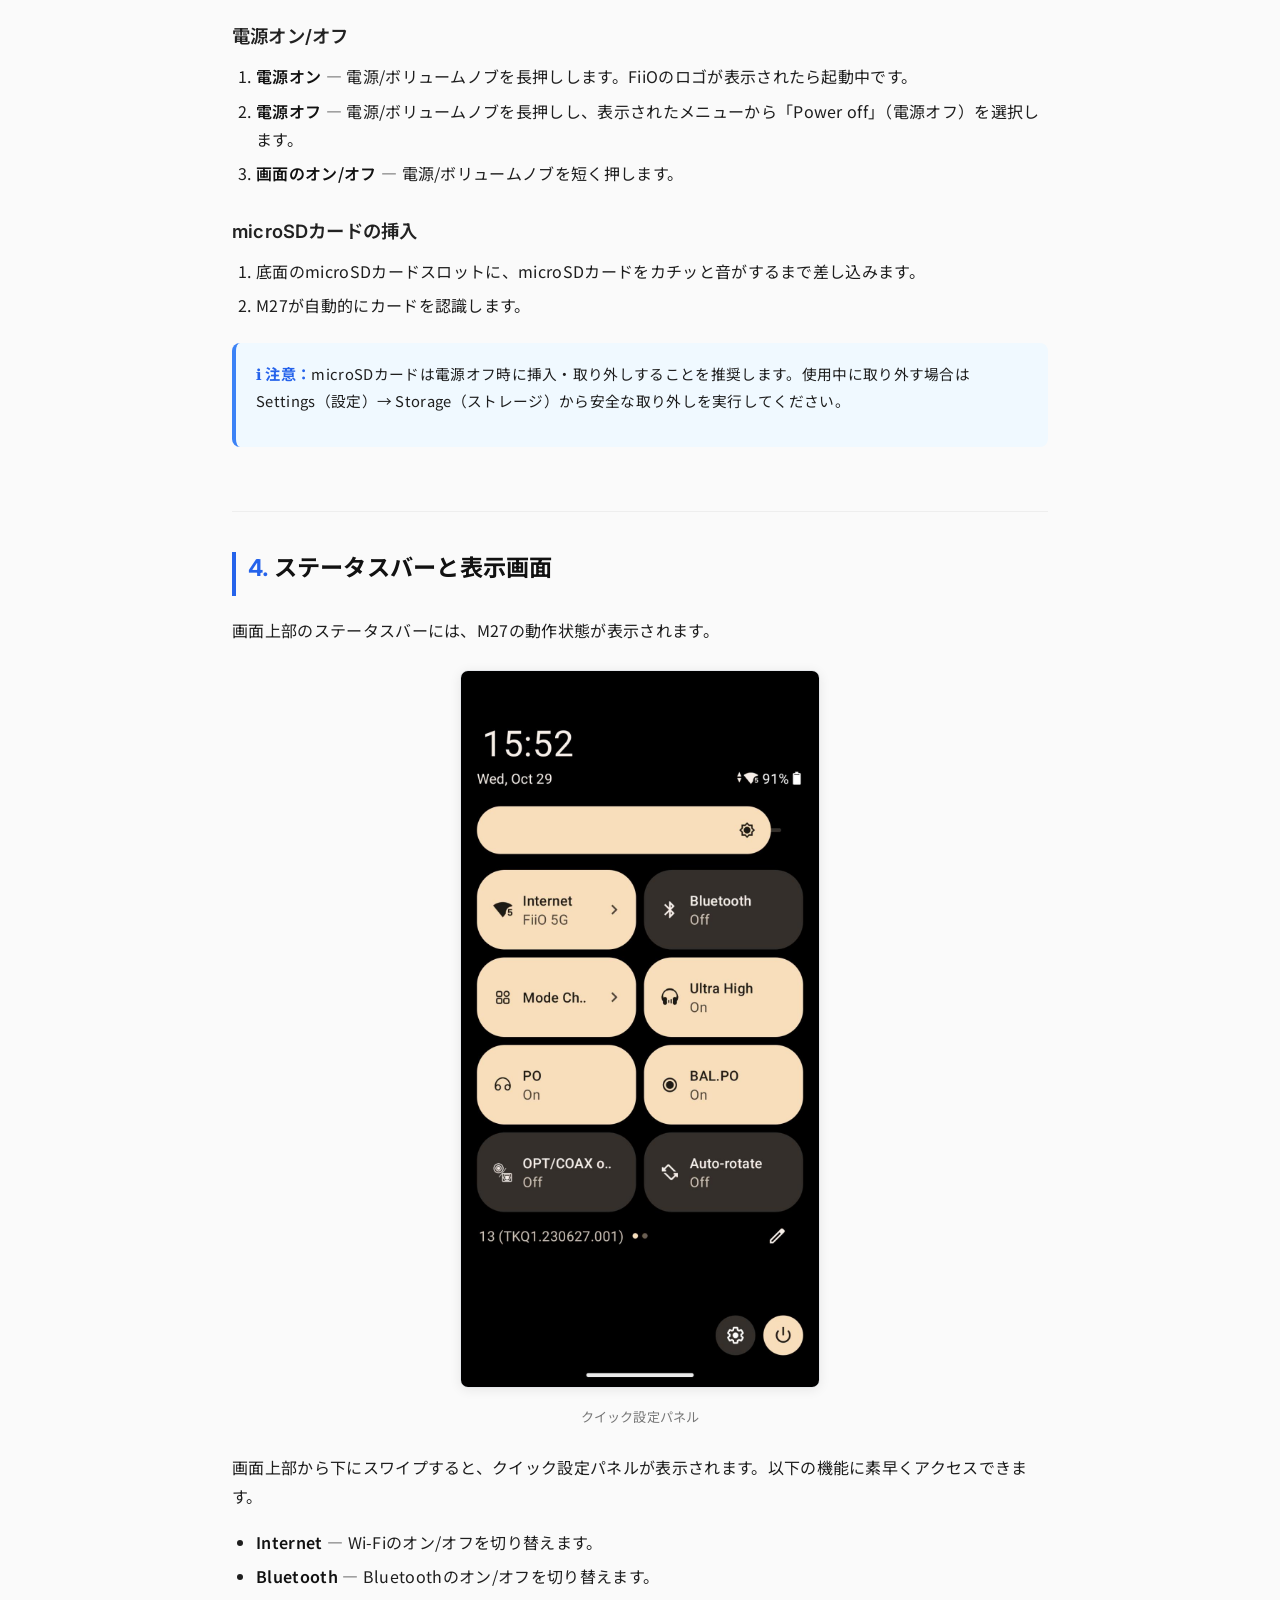
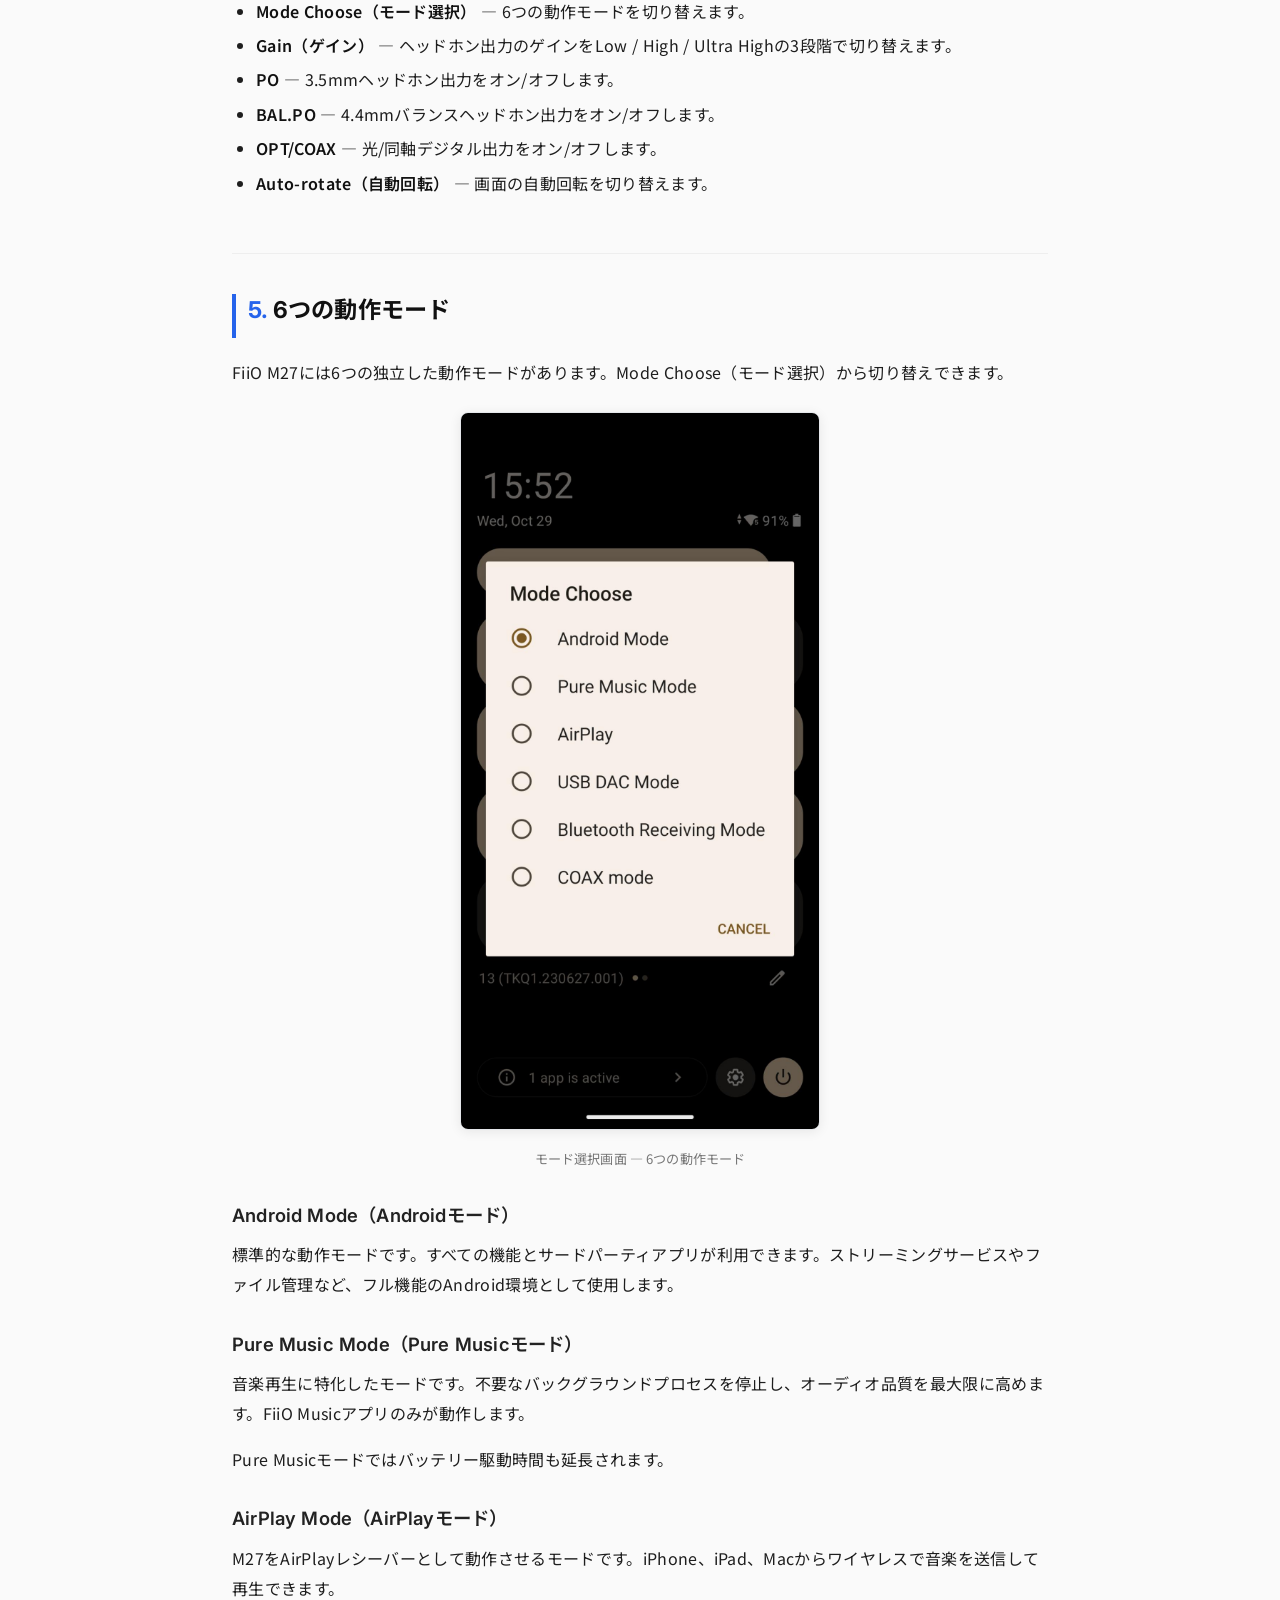
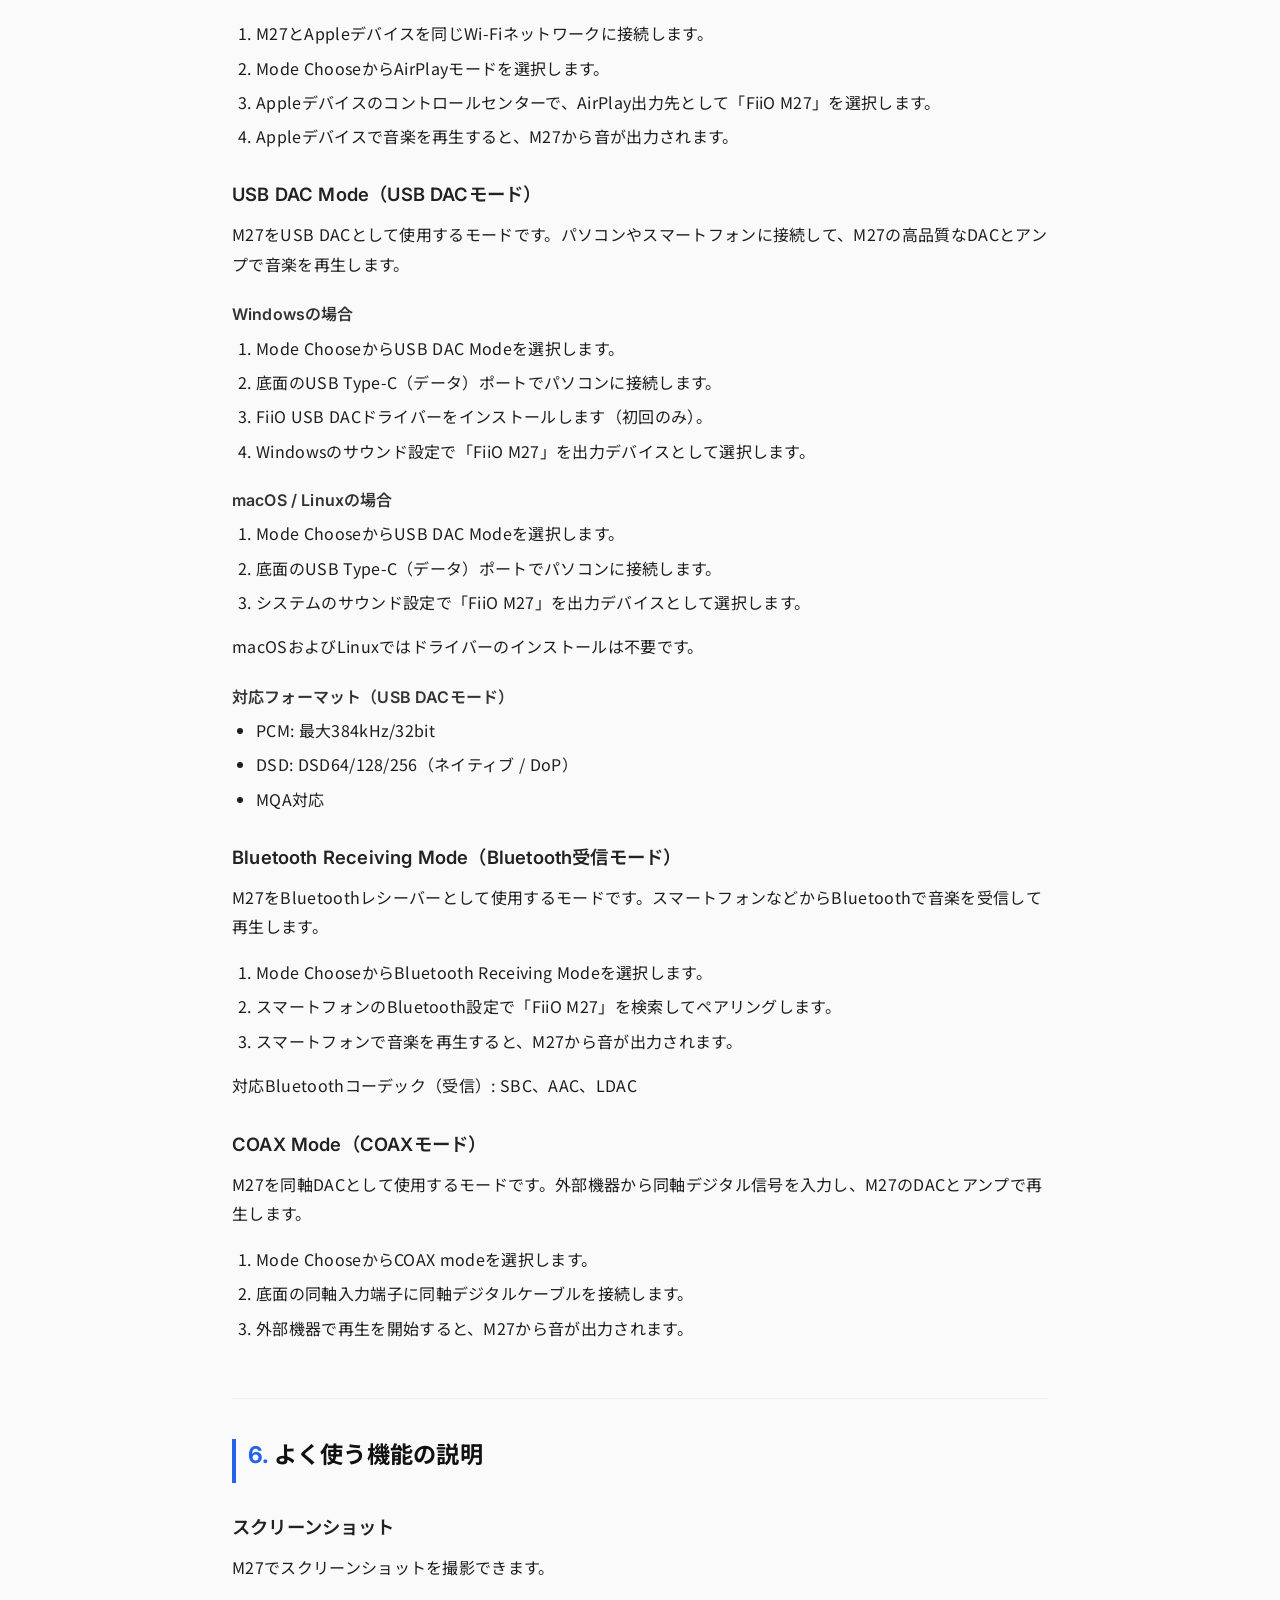
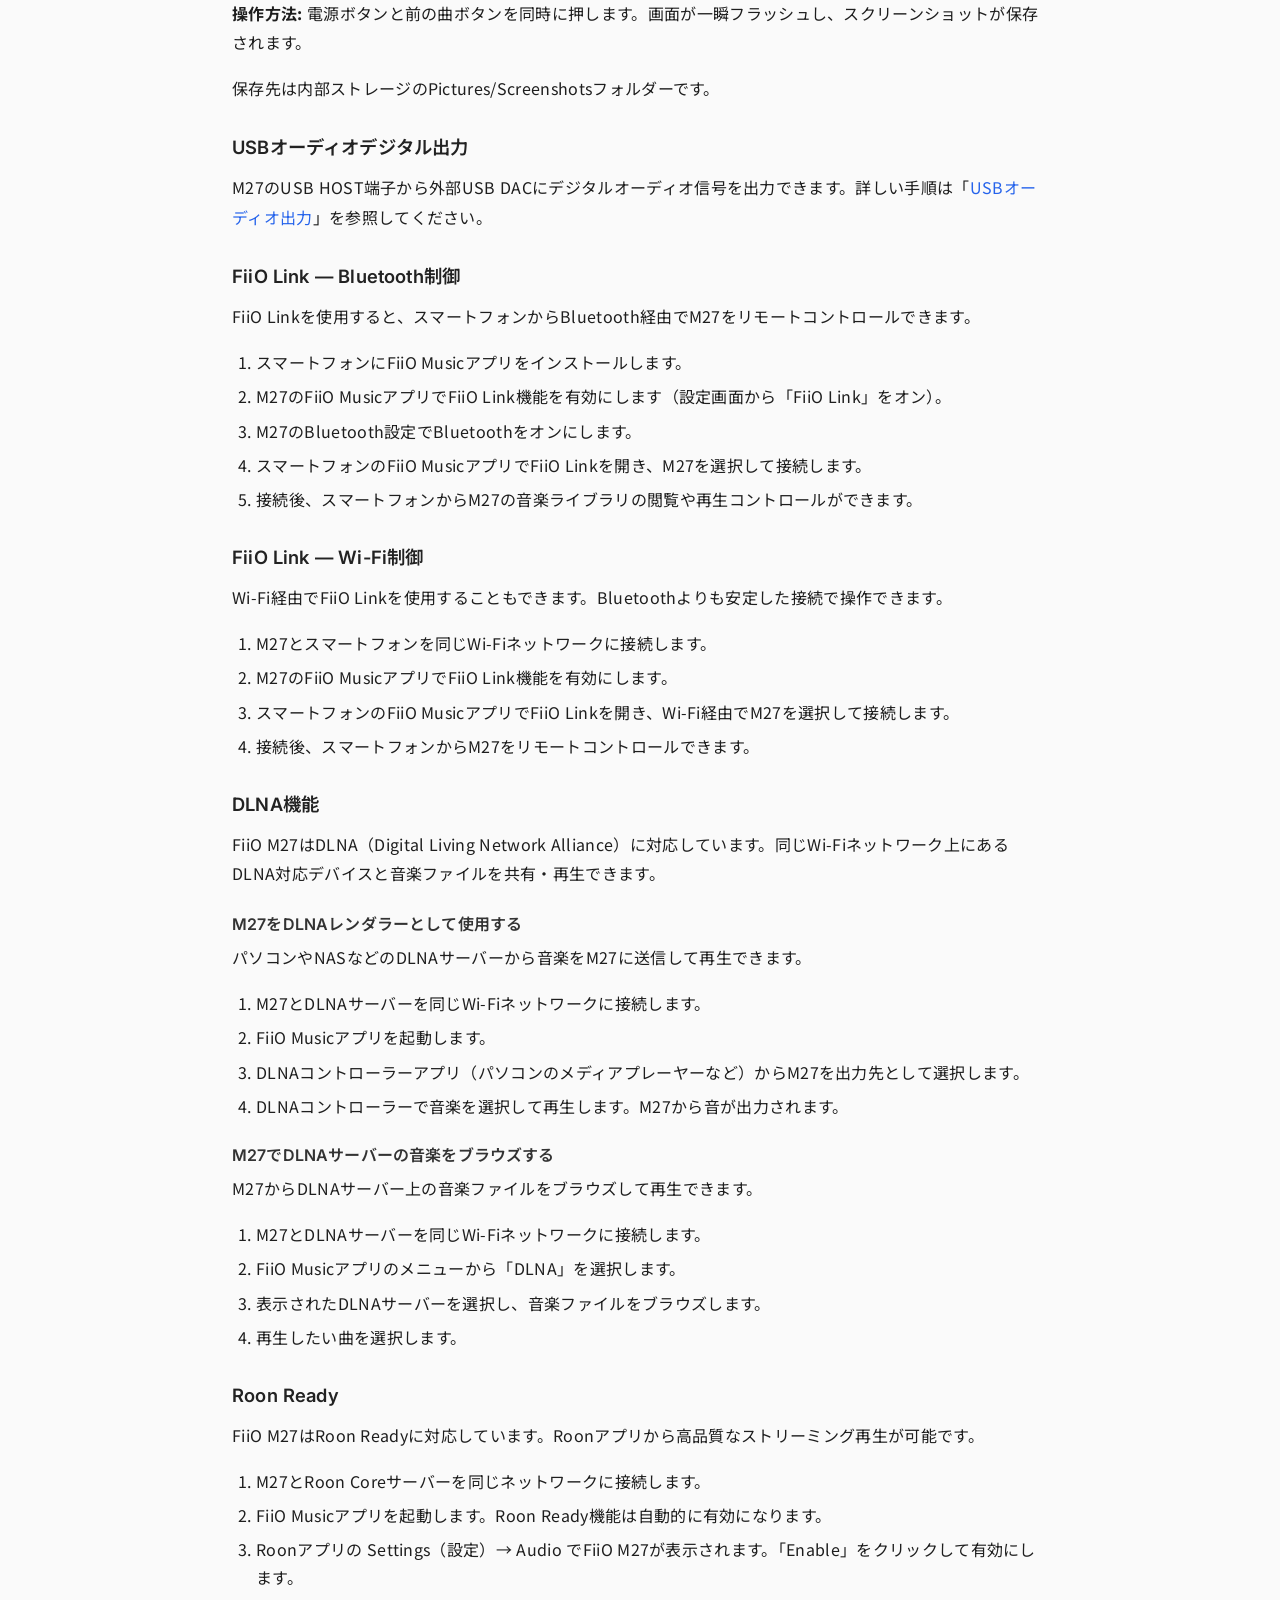
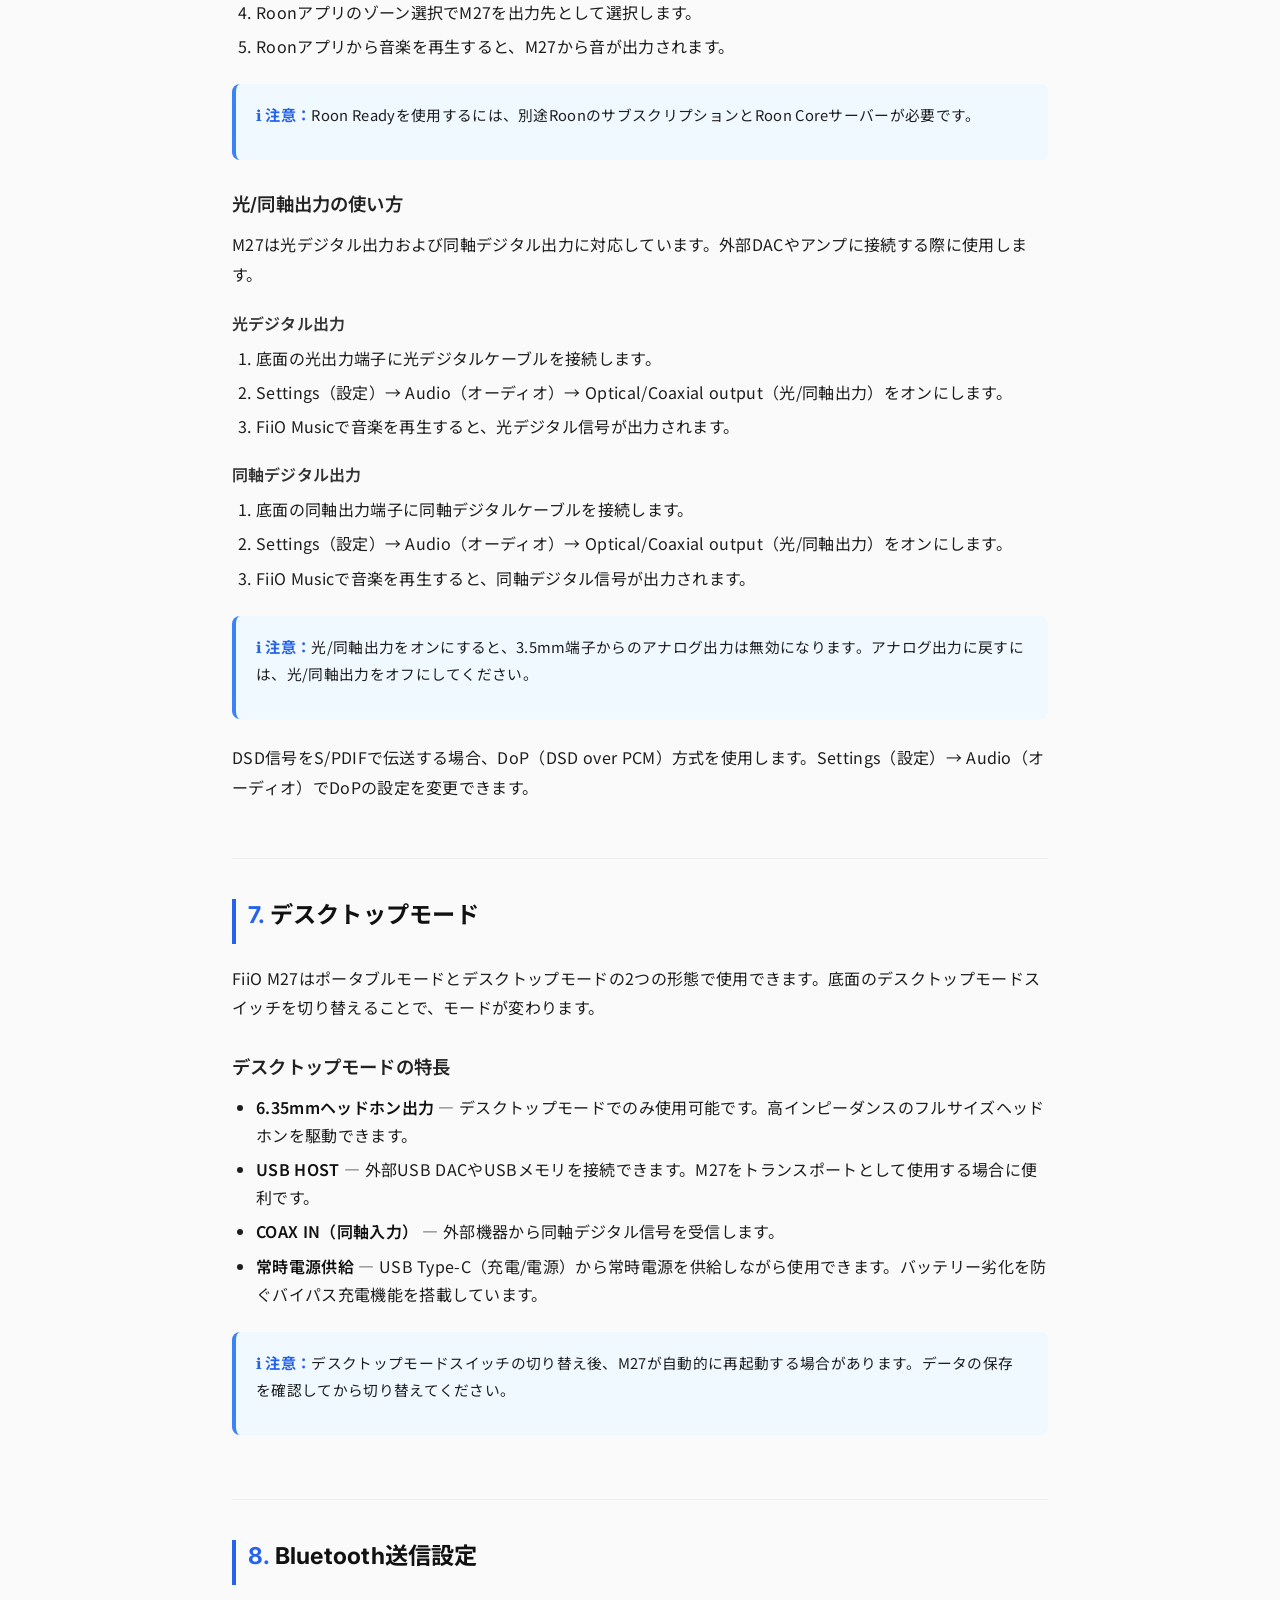
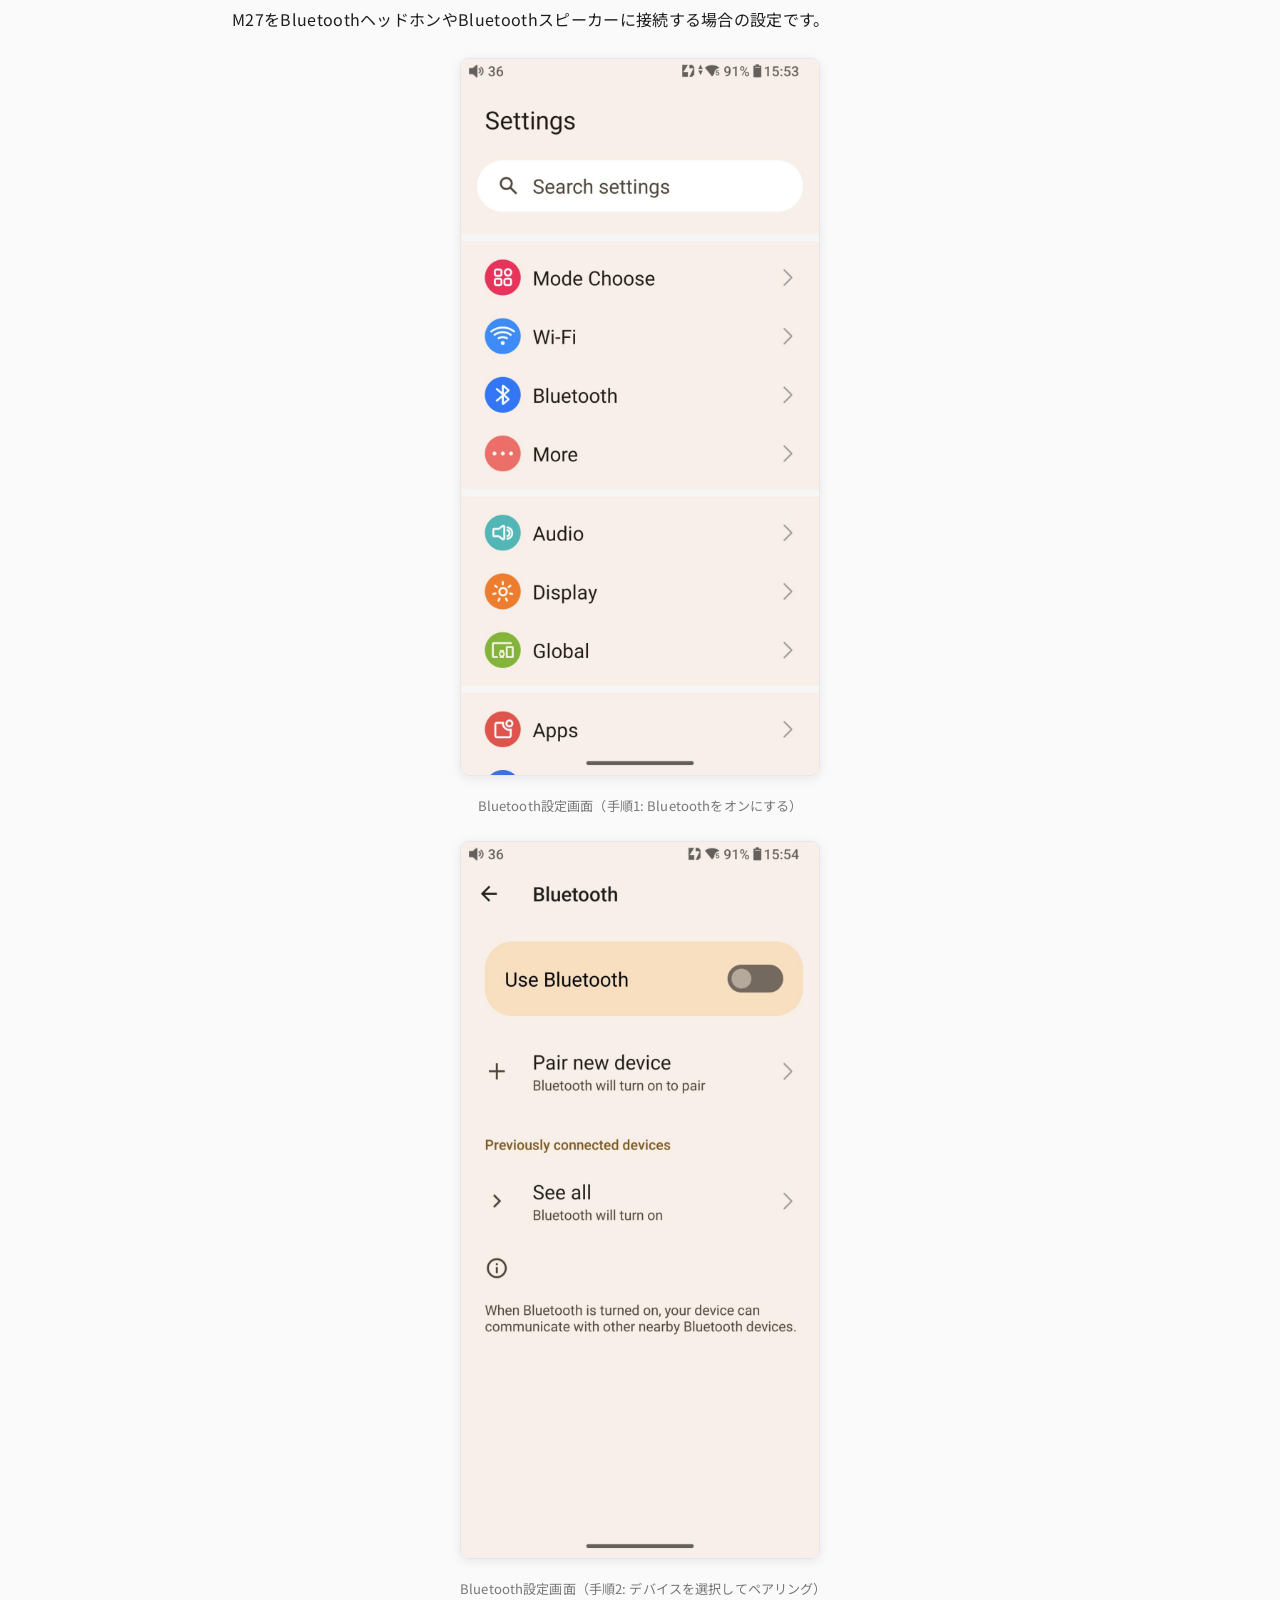
<file: output/m27-manual-ja-v2/index.html>
<!DOCTYPE html>
<html lang="ja">
<head>
    <meta charset="UTF-8">
    <meta name="viewport" content="width=device-width, initial-scale=1.0">
    <link rel="preconnect" href="https://fonts.googleapis.com">
    <link rel="preconnect" href="https://fonts.gstatic.com" crossorigin>
    <link href="https://fonts.googleapis.com/css2?family=Inter:wght@400;500;600;700&family=Noto+Sans+JP:wght@400;500;600;700&display=swap" rel="stylesheet">
    <title>FiiO M27 取扱説明書</title>
    <link rel="stylesheet" href="style.css">
</head>
<body>
    <header>
        <h1>FiiO M27 取扱説明書</h1>
        <p class="subtitle">Complete User Manual — 日本語版</p>
    </header>

    <nav id="toc">
        <h2>目次</h2>
        <ol>
            <li><a href="#pictorial-guide">外観ガイド — ボタン・端子の説明</a></li>
            <li><a href="#product-overview">製品概要</a></li>
            <li><a href="#quick-start">クイックスタート</a></li>
            <li><a href="#status-bar">ステータスバーと表示画面</a></li>
            <li><a href="#working-modes">6つの動作モード</a>
                <ol>
                    <li><a href="#android-mode">Androidモード</a></li>
                    <li><a href="#pure-music-mode">Pure Musicモード</a></li>
                    <li><a href="#airplay-mode">AirPlayモード</a></li>
                    <li><a href="#usb-dac-mode">USB DACモード</a></li>
                    <li><a href="#bluetooth-receiving-mode">Bluetooth受信モード</a></li>
                    <li><a href="#coax-mode">COAXモード</a></li>
                </ol>
            </li>
            <li><a href="#common-functions">よく使う機能の説明</a>
                <ol>
                    <li><a href="#screenshot">スクリーンショット</a></li>
                    <li><a href="#fiio-link-bt">FiiO Link（Bluetooth）</a></li>
                    <li><a href="#fiio-link-wifi">FiiO Link（Wi-Fi）</a></li>
                    <li><a href="#dlna-function">DLNA機能</a></li>
                    <li><a href="#roon-ready">Roon Ready</a></li>
                    <li><a href="#optical-coaxial-usage">光/同軸出力の使い方</a></li>
                </ol>
            </li>
            <li><a href="#desktop-mode">デスクトップモード</a></li>
            <li><a href="#bluetooth-settings">Bluetooth送信設定</a></li>
            <li><a href="#usb-audio">USBオーディオ出力</a></li>
            <li><a href="#firmware-upgrade">ファームウェアアップデート</a>
                <ol>
                    <li><a href="#force-reboot">強制再起動</a></li>
                    <li><a href="#recovery-mode">リカバリーモード</a></li>
                    <li><a href="#factory-reset-detail">工場出荷時リセット</a></li>
                </ol>
            </li>
            <li><a href="#third-party-apps">サードパーティアプリのインストール</a></li>
            <li><a href="#system-settings">システム設定</a>
                <ol>
                    <li><a href="#settings-wifi">Wi-Fi</a></li>
                    <li><a href="#settings-bluetooth">Bluetooth</a></li>
                    <li><a href="#settings-more">More（その他）</a></li>
                    <li><a href="#settings-audio">Audio（オーディオ）</a></li>
                    <li><a href="#settings-display">Display（ディスプレイ）</a></li>
                    <li><a href="#settings-global">Global（グローバル）</a></li>
                    <li><a href="#settings-apps">Apps（アプリ）</a></li>
                    <li><a href="#settings-system">System（システム）</a></li>
                    <li><a href="#settings-about">About Device（デバイス情報）</a></li>
                </ol>
            </li>
            <li><a href="#fiio-music">FiiO Music</a>
                <ol>
                    <li><a href="#fiio-music-home">ホームページ</a></li>
                    <li><a href="#fiio-music-playing">再生画面</a></li>
                    <li><a href="#fiio-music-eq">イコライザー</a></li>
                </ol>
            </li>
            <li><a href="#tape-mode">テープモード</a></li>
            <li><a href="#specifications">仕様</a></li>
            <li><a href="#faq">よくある質問</a></li>
            <li><a href="#safety-information">安全上のご注意</a></li>
            <li><a href="#regulatory-information">規制情報</a></li>
        </ol>
    </nav>

    <main>
        <!-- ============================================================
             Cover
             ============================================================ -->
        <section id="cover">
            <figure class="fig-cover">
                <img src="images/page1_img1.jpeg"
                     alt="FiiO M27の外観。再生画面を表示した正面図"
                     loading="lazy">
                <figcaption>FiiO M27 デジタルオーディオプレーヤー</figcaption>
            </figure>
            <p>本書の画像はすべて参考用です。実際の製品と異なる場合があります。</p>
        </section>

        <!-- ============================================================
             1. Pictorial Guide
             ============================================================ -->
        <section id="pictorial-guide">
            <h2>外観ガイド — ボタン・端子の説明</h2>

            <figure class="fig-hardware">
                <img src="images/page6_img1.jpeg"
                     alt="M27の各部名称図。上面に3.5mm端子、4.4mmバランス端子、6.35mmヘッドホン出力、電源/ボリュームノブ。左側面にマルチファンクションボタンと曲送り/再生/曲戻しボタン。右側面にアンテナ。底面に光（オプティカル）出力、Type-C充電ポート、HOLDスイッチ、Type-Cデータポート、microSDスロット、USB HOST、同軸入出力、デスクトップモードスイッチ"
                     loading="lazy">
                <figcaption>FiiO M27 各部の名称と端子配置</figcaption>
            </figure>

            <h3>上面</h3>
            <ul>
                <li><strong>3.5mmヘッドホン出力 / ライン出力</strong> — シングルエンドのヘッドホン出力端子です。ライン出力としても使用できます。</li>
                <li><strong>4.4mmバランスヘッドホン出力 / バランスライン出力</strong> — バランス接続用のヘッドホン出力端子です。バランスライン出力としても使用できます。</li>
                <li><strong>6.35mmヘッドホン出力</strong> — デスクトップモード時に使用する標準サイズのヘッドホン端子です。</li>
                <li><strong>電源/ボリュームノブ</strong> — 回転して音量を調整します。押すと画面のオン/オフを切り替えます。長押しで電源オン/オフを行います。</li>
            </ul>

            <h3>左側面</h3>
            <ul>
                <li><strong>マルチファンクションボタン</strong> — 短押しでFiiO Musicアプリに切り替わります。長押しでモード選択メニューを表示します。</li>
                <li><strong>前の曲ボタン</strong> — 短押しで前のトラックに戻ります。長押しで巻き戻しします。</li>
                <li><strong>再生/一時停止ボタン</strong> — 再生と一時停止を切り替えます。</li>
                <li><strong>次の曲ボタン</strong> — 短押しで次のトラックに進みます。長押しで早送りします。</li>
            </ul>

            <h3>右側面</h3>
            <ul>
                <li><strong>アンテナ</strong> — Wi-FiおよびBluetoothの受信感度を向上させます。</li>
                <li><strong>アンビエントライト</strong> — 側面のLEDライトです。再生状態やサンプリングレートに応じて色が変わります。</li>
            </ul>

            <h3>底面</h3>
            <ul>
                <li><strong>光（オプティカル）出力</strong> — 光デジタル信号を出力します。</li>
                <li><strong>USB Type-C（充電/電源）</strong> — 充電および電源供給に使用します。</li>
                <li><strong>HOLDスイッチ</strong> — 物理ボタンの誤操作を防止するロックスイッチです。</li>
                <li><strong>USB Type-C（データ）</strong> — データ転送、USB DACモード、USB OTG接続に使用します。</li>
                <li><strong>MicroSDカードスロット</strong> — 最大2TBのmicroSDカードに対応します。</li>
                <li><strong>USB HOST</strong> — USB DACやUSBメモリなどの外部USBデバイスを接続します。</li>
                <li><strong>同軸（コアキシャル）入出力（COAX IN/OUT）</strong> — 同軸デジタル信号の入力・出力に使用します。</li>
                <li><strong>デスクトップモードスイッチ</strong> — デスクトップモードのオン/オフを物理的に切り替えます。</li>
            </ul>

            <h3>USB Type-Cポートの機能比較</h3>
            <p>M27には2つのUSB Type-Cポートがあります。用途が異なるため、接続時にご注意ください。</p>
            <div class="table-wrapper">
                <table>
                    <tr>
                        <th>機能</th>
                        <th>USB Type-C（データ）</th>
                        <th>USB Type-C（充電/電源）</th>
                    </tr>
                    <tr>
                        <td>充電</td>
                        <td>非対応</td>
                        <td>対応（QC4+/PD3.0）</td>
                    </tr>
                    <tr>
                        <td>データ転送</td>
                        <td>対応</td>
                        <td>非対応</td>
                    </tr>
                    <tr>
                        <td>USB DACモード</td>
                        <td>対応</td>
                        <td>非対応</td>
                    </tr>
                    <tr>
                        <td>USB OTG</td>
                        <td>対応</td>
                        <td>非対応</td>
                    </tr>
                    <tr>
                        <td>DC電源入力（デスクトップモード）</td>
                        <td>非対応</td>
                        <td>対応</td>
                    </tr>
                </table>
            </div>

            <h3>出力端子の優先順位</h3>
            <p>M27では複数の出力端子を同時に使用することはできません。出力の優先順位は以下のとおりです。</p>
            <ol>
                <li><strong>6.35mmヘッドホン出力</strong>（デスクトップモード時のみ、最優先）</li>
                <li><strong>4.4mmバランスヘッドホン出力</strong></li>
                <li><strong>3.5mmヘッドホン出力</strong></li>
            </ol>
            <p>上位の端子にプラグが接続されている場合、下位の端子からは音声が出力されません。</p>

            <div class="warning-notice">
                <p><span class="warning-label">注意：</span>ライン出力として使用する場合は、Settings（設定）→ Audio（オーディオ）で出力モードをLine Out（ライン出力）に切り替えてください。</p>
            </div>

            <h3>デスクトップモードスイッチの詳細</h3>
            <p>底面のデスクトップモードスイッチでポータブルモードとデスクトップモードを切り替えます。各モードで使用できる機能は以下のとおりです。</p>
            <div class="table-wrapper">
                <table>
                    <tr>
                        <th>機能</th>
                        <th>ポータブルモード</th>
                        <th>デスクトップモード</th>
                    </tr>
                    <tr>
                        <td>3.5mmヘッドホン出力</td>
                        <td>対応</td>
                        <td>対応</td>
                    </tr>
                    <tr>
                        <td>4.4mmバランス出力</td>
                        <td>対応</td>
                        <td>対応</td>
                    </tr>
                    <tr>
                        <td>6.35mmヘッドホン出力</td>
                        <td>非対応</td>
                        <td>対応</td>
                    </tr>
                    <tr>
                        <td>USB HOST</td>
                        <td>非対応</td>
                        <td>対応</td>
                    </tr>
                    <tr>
                        <td>COAX IN（同軸入力）</td>
                        <td>非対応</td>
                        <td>対応</td>
                    </tr>
                    <tr>
                        <td>COAX OUT（同軸出力）</td>
                        <td>対応</td>
                        <td>対応</td>
                    </tr>
                    <tr>
                        <td>バッテリー駆動</td>
                        <td>対応</td>
                        <td>非対応（常時電源接続が必要）</td>
                    </tr>
                </table>
            </div>
        </section>

        <!-- ============================================================
             2. Product Overview
             ============================================================ -->
        <section id="product-overview">
            <h2>製品概要</h2>
            <p>FiiO M27はフラッグシップクラスのAndroidベースデジタルオーディオプレーヤー（DAP）です。ESS ES9038PRO D/Aコンバーター（DAC）を2基搭載し、THX AAA-788+ヘッドホンアンプを2基搭載しています。</p>
            <p>ポータブルモードとデスクトップモードの2つの使い方ができます。デスクトップモードでは6.35mmヘッドホン出力やUSB HOST、同軸入力が利用可能になります。</p>

            <h3>主な特長</h3>
            <ul>
                <li>ESS ES9038PRO × 2基によるデュアルDAC構成</li>
                <li>THX AAA-788+ × 2基によるヘッドホンアンプ</li>
                <li>4.4mmバランス出力で最大1500mW+1500mW（32Ω負荷時）</li>
                <li>5.0インチIPS液晶（1080×1920）</li>
                <li>Qualcomm Snapdragon 665プロセッサー</li>
                <li>4GB RAM / 64GB内部ストレージ</li>
                <li>9800mAh大容量バッテリー（最大約15時間再生）</li>
                <li>Bluetooth 5.1（LDAC / aptX Adaptive / aptX HD対応）</li>
                <li>Roon Ready / AirPlay / DLNA対応</li>
                <li>MQA 8×アンフォールド対応</li>
            </ul>

            <h3>付属品</h3>
            <ul>
                <li>FiiO M27本体</li>
                <li>USB Type-Cケーブル</li>
                <li>保護フィルム（貼付済み）</li>
                <li>クイックスタートガイド</li>
                <li>保証書</li>
            </ul>
        </section>

        <!-- ============================================================
             3. Quick Start
             ============================================================ -->
        <section id="quick-start">
            <h2>クイックスタート</h2>

            <h3>充電</h3>
            <p>初めて使用する際は、十分に充電してください。底面のUSB Type-C（充電/電源）ポートに充電器を接続します。</p>
            <ul>
                <li>QC4+ / PD3.0対応の充電器で最大27Wの急速充電が可能です。</li>
                <li>フル充電まで約3時間です（急速充電器使用時）。</li>
            </ul>

            <h3>電源オン/オフ</h3>
            <ol>
                <li><strong>電源オン</strong> — 電源/ボリュームノブを長押しします。FiiOのロゴが表示されたら起動中です。</li>
                <li><strong>電源オフ</strong> — 電源/ボリュームノブを長押しし、表示されたメニューから「Power off」（電源オフ）を選択します。</li>
                <li><strong>画面のオン/オフ</strong> — 電源/ボリュームノブを短く押します。</li>
            </ol>

            <h3>microSDカードの挿入</h3>
            <ol>
                <li>底面のmicroSDカードスロットに、microSDカードをカチッと音がするまで差し込みます。</li>
                <li>M27が自動的にカードを認識します。</li>
            </ol>

            <div class="warning-notice">
                <p><span class="warning-label">注意：</span>microSDカードは電源オフ時に挿入・取り外しすることを推奨します。使用中に取り外す場合はSettings（設定）→ Storage（ストレージ）から安全な取り外しを実行してください。</p>
            </div>
        </section>

        <!-- ============================================================
             4. Status Bar
             ============================================================ -->
        <section id="status-bar">
            <h2>ステータスバーと表示画面</h2>
            <p>画面上部のステータスバーには、M27の動作状態が表示されます。</p>

            <figure class="fig-phone">
                <img src="images/page12_img1.jpeg"
                     alt="M27のクイック設定パネル。Internet、Bluetooth、Mode Choose、Ultra Highゲイン、PO、BAL.PO、OPT/COAX出力、Auto-rotateのトグルが表示されている"
                     loading="lazy">
                <figcaption>クイック設定パネル</figcaption>
            </figure>

            <p>画面上部から下にスワイプすると、クイック設定パネルが表示されます。以下の機能に素早くアクセスできます。</p>
            <ul>
                <li><strong>Internet</strong> — Wi-Fiのオン/オフを切り替えます。</li>
                <li><strong>Bluetooth</strong> — Bluetoothのオン/オフを切り替えます。</li>
                <li><strong>Mode Choose（モード選択）</strong> — 6つの動作モードを切り替えます。</li>
                <li><strong>Gain（ゲイン）</strong> — ヘッドホン出力のゲインをLow / High / Ultra Highの3段階で切り替えます。</li>
                <li><strong>PO</strong> — 3.5mmヘッドホン出力をオン/オフします。</li>
                <li><strong>BAL.PO</strong> — 4.4mmバランスヘッドホン出力をオン/オフします。</li>
                <li><strong>OPT/COAX</strong> — 光/同軸デジタル出力をオン/オフします。</li>
                <li><strong>Auto-rotate（自動回転）</strong> — 画面の自動回転を切り替えます。</li>
            </ul>
        </section>

        <!-- ============================================================
             5. Working Modes
             ============================================================ -->
        <section id="working-modes">
            <h2>6つの動作モード</h2>
            <p>FiiO M27には6つの独立した動作モードがあります。Mode Choose（モード選択）から切り替えできます。</p>

            <figure class="fig-phone">
                <img src="images/page13_img1.jpeg"
                     alt="Mode Choose（モード選択）ダイアログ。Android Mode（選択中）、Pure Music Mode、AirPlay、USB DAC Mode、Bluetooth Receiving Mode、COAX modeの6つのモードが表示されている"
                     loading="lazy">
                <figcaption>モード選択画面 — 6つの動作モード</figcaption>
            </figure>

            <h3 id="android-mode">Android Mode（Androidモード）</h3>
            <p>標準的な動作モードです。すべての機能とサードパーティアプリが利用できます。ストリーミングサービスやファイル管理など、フル機能のAndroid環境として使用します。</p>

            <h3 id="pure-music-mode">Pure Music Mode（Pure Musicモード）</h3>
            <p>音楽再生に特化したモードです。不要なバックグラウンドプロセスを停止し、オーディオ品質を最大限に高めます。FiiO Musicアプリのみが動作します。</p>
            <p>Pure Musicモードではバッテリー駆動時間も延長されます。</p>

            <h3 id="airplay-mode">AirPlay Mode（AirPlayモード）</h3>
            <p>M27をAirPlayレシーバーとして動作させるモードです。iPhone、iPad、Macからワイヤレスで音楽を送信して再生できます。</p>
            <ol>
                <li>M27とAppleデバイスを同じWi-Fiネットワークに接続します。</li>
                <li>Mode ChooseからAirPlayモードを選択します。</li>
                <li>Appleデバイスのコントロールセンターで、AirPlay出力先として「FiiO M27」を選択します。</li>
                <li>Appleデバイスで音楽を再生すると、M27から音が出力されます。</li>
            </ol>

            <h3 id="usb-dac-mode">USB DAC Mode（USB DACモード）</h3>
            <p>M27をUSB DACとして使用するモードです。パソコンやスマートフォンに接続して、M27の高品質なDACとアンプで音楽を再生します。</p>

            <h4>Windowsの場合</h4>
            <ol>
                <li>Mode ChooseからUSB DAC Modeを選択します。</li>
                <li>底面のUSB Type-C（データ）ポートでパソコンに接続します。</li>
                <li>FiiO USB DACドライバーをインストールします（初回のみ）。</li>
                <li>Windowsのサウンド設定で「FiiO M27」を出力デバイスとして選択します。</li>
            </ol>

            <h4>macOS / Linuxの場合</h4>
            <ol>
                <li>Mode ChooseからUSB DAC Modeを選択します。</li>
                <li>底面のUSB Type-C（データ）ポートでパソコンに接続します。</li>
                <li>システムのサウンド設定で「FiiO M27」を出力デバイスとして選択します。</li>
            </ol>
            <p>macOSおよびLinuxではドライバーのインストールは不要です。</p>

            <h4>対応フォーマット（USB DACモード）</h4>
            <ul>
                <li>PCM: 最大384kHz/32bit</li>
                <li>DSD: DSD64/128/256（ネイティブ / DoP）</li>
                <li>MQA対応</li>
            </ul>

            <h3 id="bluetooth-receiving-mode">Bluetooth Receiving Mode（Bluetooth受信モード）</h3>
            <p>M27をBluetoothレシーバーとして使用するモードです。スマートフォンなどからBluetoothで音楽を受信して再生します。</p>
            <ol>
                <li>Mode ChooseからBluetooth Receiving Modeを選択します。</li>
                <li>スマートフォンのBluetooth設定で「FiiO M27」を検索してペアリングします。</li>
                <li>スマートフォンで音楽を再生すると、M27から音が出力されます。</li>
            </ol>
            <p>対応Bluetoothコーデック（受信）: SBC、AAC、LDAC</p>

            <h3 id="coax-mode">COAX Mode（COAXモード）</h3>
            <p>M27を同軸DACとして使用するモードです。外部機器から同軸デジタル信号を入力し、M27のDACとアンプで再生します。</p>
            <ol>
                <li>Mode ChooseからCOAX modeを選択します。</li>
                <li>底面の同軸入力端子に同軸デジタルケーブルを接続します。</li>
                <li>外部機器で再生を開始すると、M27から音が出力されます。</li>
            </ol>
        </section>

        <!-- ============================================================
             Commonly-Used Functions
             ============================================================ -->
        <section id="common-functions">
            <h2>よく使う機能の説明</h2>

            <h3 id="screenshot">スクリーンショット</h3>
            <p>M27でスクリーンショットを撮影できます。</p>
            <p><strong>操作方法:</strong> 電源ボタンと前の曲ボタンを同時に押します。画面が一瞬フラッシュし、スクリーンショットが保存されます。</p>
            <p>保存先は内部ストレージのPictures/Screenshotsフォルダーです。</p>

            <h3 id="usb-digital-output">USBオーディオデジタル出力</h3>
            <p>M27のUSB HOST端子から外部USB DACにデジタルオーディオ信号を出力できます。詳しい手順は「<a href="#usb-audio">USBオーディオ出力</a>」を参照してください。</p>

            <h3 id="fiio-link-bt">FiiO Link — Bluetooth制御</h3>
            <p>FiiO Linkを使用すると、スマートフォンからBluetooth経由でM27をリモートコントロールできます。</p>
            <ol>
                <li>スマートフォンにFiiO Musicアプリをインストールします。</li>
                <li>M27のFiiO MusicアプリでFiiO Link機能を有効にします（設定画面から「FiiO Link」をオン）。</li>
                <li>M27のBluetooth設定でBluetoothをオンにします。</li>
                <li>スマートフォンのFiiO MusicアプリでFiiO Linkを開き、M27を選択して接続します。</li>
                <li>接続後、スマートフォンからM27の音楽ライブラリの閲覧や再生コントロールができます。</li>
            </ol>

            <h3 id="fiio-link-wifi">FiiO Link — Wi-Fi制御</h3>
            <p>Wi-Fi経由でFiiO Linkを使用することもできます。Bluetoothよりも安定した接続で操作できます。</p>
            <ol>
                <li>M27とスマートフォンを同じWi-Fiネットワークに接続します。</li>
                <li>M27のFiiO MusicアプリでFiiO Link機能を有効にします。</li>
                <li>スマートフォンのFiiO MusicアプリでFiiO Linkを開き、Wi-Fi経由でM27を選択して接続します。</li>
                <li>接続後、スマートフォンからM27をリモートコントロールできます。</li>
            </ol>

            <h3 id="dlna-function">DLNA機能</h3>
            <p>FiiO M27はDLNA（Digital Living Network Alliance）に対応しています。同じWi-Fiネットワーク上にあるDLNA対応デバイスと音楽ファイルを共有・再生できます。</p>

            <h4>M27をDLNAレンダラーとして使用する</h4>
            <p>パソコンやNASなどのDLNAサーバーから音楽をM27に送信して再生できます。</p>
            <ol>
                <li>M27とDLNAサーバーを同じWi-Fiネットワークに接続します。</li>
                <li>FiiO Musicアプリを起動します。</li>
                <li>DLNAコントローラーアプリ（パソコンのメディアプレーヤーなど）からM27を出力先として選択します。</li>
                <li>DLNAコントローラーで音楽を選択して再生します。M27から音が出力されます。</li>
            </ol>

            <h4>M27でDLNAサーバーの音楽をブラウズする</h4>
            <p>M27からDLNAサーバー上の音楽ファイルをブラウズして再生できます。</p>
            <ol>
                <li>M27とDLNAサーバーを同じWi-Fiネットワークに接続します。</li>
                <li>FiiO Musicアプリのメニューから「DLNA」を選択します。</li>
                <li>表示されたDLNAサーバーを選択し、音楽ファイルをブラウズします。</li>
                <li>再生したい曲を選択します。</li>
            </ol>

            <h3 id="roon-ready">Roon Ready</h3>
            <p>FiiO M27はRoon Readyに対応しています。Roonアプリから高品質なストリーミング再生が可能です。</p>
            <ol>
                <li>M27とRoon Coreサーバーを同じネットワークに接続します。</li>
                <li>FiiO Musicアプリを起動します。Roon Ready機能は自動的に有効になります。</li>
                <li>Roonアプリの Settings（設定）→ Audio でFiiO M27が表示されます。「Enable」をクリックして有効にします。</li>
                <li>Roonアプリのゾーン選択でM27を出力先として選択します。</li>
                <li>Roonアプリから音楽を再生すると、M27から音が出力されます。</li>
            </ol>

            <div class="warning-notice">
                <p><span class="warning-label">注意：</span>Roon Readyを使用するには、別途RoonのサブスクリプションとRoon Coreサーバーが必要です。</p>
            </div>

            <h3 id="optical-coaxial-usage">光/同軸出力の使い方</h3>
            <p>M27は光デジタル出力および同軸デジタル出力に対応しています。外部DACやアンプに接続する際に使用します。</p>

            <h4>光デジタル出力</h4>
            <ol>
                <li>底面の光出力端子に光デジタルケーブルを接続します。</li>
                <li>Settings（設定）→ Audio（オーディオ）→ Optical/Coaxial output（光/同軸出力）をオンにします。</li>
                <li>FiiO Musicで音楽を再生すると、光デジタル信号が出力されます。</li>
            </ol>

            <h4>同軸デジタル出力</h4>
            <ol>
                <li>底面の同軸出力端子に同軸デジタルケーブルを接続します。</li>
                <li>Settings（設定）→ Audio（オーディオ）→ Optical/Coaxial output（光/同軸出力）をオンにします。</li>
                <li>FiiO Musicで音楽を再生すると、同軸デジタル信号が出力されます。</li>
            </ol>

            <div class="warning-notice">
                <p><span class="warning-label">注意：</span>光/同軸出力をオンにすると、3.5mm端子からのアナログ出力は無効になります。アナログ出力に戻すには、光/同軸出力をオフにしてください。</p>
            </div>

            <p>DSD信号をS/PDIFで伝送する場合、DoP（DSD over PCM）方式を使用します。Settings（設定）→ Audio（オーディオ）でDoPの設定を変更できます。</p>
        </section>

        <!-- ============================================================
             6. Desktop Mode
             ============================================================ -->
        <section id="desktop-mode">
            <h2>デスクトップモード</h2>
            <p>FiiO M27はポータブルモードとデスクトップモードの2つの形態で使用できます。底面のデスクトップモードスイッチを切り替えることで、モードが変わります。</p>

            <h3>デスクトップモードの特長</h3>
            <ul>
                <li><strong>6.35mmヘッドホン出力</strong> — デスクトップモードでのみ使用可能です。高インピーダンスのフルサイズヘッドホンを駆動できます。</li>
                <li><strong>USB HOST</strong> — 外部USB DACやUSBメモリを接続できます。M27をトランスポートとして使用する場合に便利です。</li>
                <li><strong>COAX IN（同軸入力）</strong> — 外部機器から同軸デジタル信号を受信します。</li>
                <li><strong>常時電源供給</strong> — USB Type-C（充電/電源）から常時電源を供給しながら使用できます。バッテリー劣化を防ぐバイパス充電機能を搭載しています。</li>
            </ul>

            <div class="warning-notice">
                <p><span class="warning-label">注意：</span>デスクトップモードスイッチの切り替え後、M27が自動的に再起動する場合があります。データの保存を確認してから切り替えてください。</p>
            </div>
        </section>

        <!-- ============================================================
             7. Bluetooth Transmitter Settings
             ============================================================ -->
        <section id="bluetooth-settings">
            <h2>Bluetooth送信設定</h2>
            <p>M27をBluetoothヘッドホンやBluetoothスピーカーに接続する場合の設定です。</p>

            <figure class="fig-phone">
                <img src="images/page34_img1.jpeg"
                     alt="Bluetooth設定画面。Bluetoothトグルがオンの状態で、デバイスペアリング画面を表示"
                     loading="lazy">
                <figcaption>Bluetooth設定画面（手順1: Bluetoothをオンにする）</figcaption>
            </figure>

            <figure class="fig-phone">
                <img src="images/page34_img2.jpeg"
                     alt="Bluetooth設定画面。検出されたデバイス一覧とペアリング中の表示"
                     loading="lazy">
                <figcaption>Bluetooth設定画面（手順2: デバイスを選択してペアリング）</figcaption>
            </figure>

            <ol>
                <li>Settings（設定）→ Bluetooth メニューを開き、Bluetoothをオンにします。</li>
                <li>接続先のBluetoothデバイス（イヤホン、スピーカーなど）をペアリングモードにします。</li>
                <li>M27のBluetooth設定画面に検出されたデバイスが表示されます。デバイスをタップしてペアリングします。</li>
                <li>「Connected」（接続済み）と表示されたら接続完了です。</li>
            </ol>
            <p>対応Bluetoothコーデック（送信）: SBC、AAC、aptX、aptX HD、aptX Adaptive、LDAC</p>

            <div class="warning-notice">
                <p><span class="warning-label">注意：</span>Bluetoothコーデックは接続先のデバイスが対応しているコーデックに自動的に切り替わります。高音質コーデックを使用するには、接続先のデバイスも同じコーデックに対応している必要があります。</p>
            </div>
        </section>

        <!-- ============================================================
             8. USB Audio Output
             ============================================================ -->
        <section id="usb-audio">
            <h2>USBオーディオ出力</h2>
            <p>M27のUSB HOST端子に外部USB DACを接続して、デジタルオーディオ信号を出力できます。M27をトランスポート（デジタル音源送出装置）として使用する場合に有効です。</p>
            <ol>
                <li>デスクトップモードスイッチをオンにします。</li>
                <li>底面のUSB HOST端子に外部USB DACを接続します。</li>
                <li>Settings（設定）→ Audio（オーディオ）→ USB Audio Output（USBオーディオ出力）をオンにします。</li>
                <li>FiiO Musicで音楽を再生すると、外部USB DACから音が出力されます。</li>
            </ol>

            <div class="warning-notice">
                <p><span class="warning-label">注意：</span>FiiO Music以外のサードパーティアプリでは、USBオーディオ出力が正常に動作しない場合があります。ビットパーフェクト出力にはFiiO Musicの使用を推奨します。</p>
            </div>
        </section>

        <!-- ============================================================
             9. Firmware Upgrade
             ============================================================ -->
        <section id="firmware-upgrade">
            <h2>ファームウェアアップデート</h2>
            <p>M27はオンラインアップデートとローカルアップデートの2つの方法でファームウェアを更新できます。</p>

            <figure class="fig-phone">
                <img src="images/page65_img1.jpeg"
                     alt="About Device画面。オンラインアップグレードオプションと現在のファームウェアバージョン情報が表示されている"
                     loading="lazy">
                <figcaption>ファームウェアアップデート画面（オンライン）</figcaption>
            </figure>

            <figure class="fig-phone">
                <img src="images/page65_img2.jpeg"
                     alt="ファームウェアアップデート確認ダイアログ"
                     loading="lazy">
                <figcaption>ファームウェアアップデートの確認画面</figcaption>
            </figure>

            <h3>オンラインアップデート（OTA）</h3>
            <ol>
                <li>M27をWi-Fiに接続します。</li>
                <li>Settings（設定）→ About Device（デバイス情報）→ Online Upgrade（オンラインアップグレード）を選択します。</li>
                <li>新しいファームウェアが利用可能な場合、アップデートの案内が表示されます。</li>
                <li>「Download and Install」（ダウンロードしてインストール）を選択して実行します。</li>
            </ol>

            <h3>ローカルアップデート</h3>
            <ol>
                <li>FiiO公式サイトからファームウェアファイルをダウンロードします。</li>
                <li>ファームウェアファイルをM27の内部ストレージのルート（最上位フォルダー）にコピーします。</li>
                <li>Settings（設定）→ About Device（デバイス情報）→ Local Upgrade（ローカルアップグレード）を選択します。</li>
                <li>ファームウェアファイルを選択して、アップデートを実行します。</li>
            </ol>

            <div class="warning-caution">
                <p><span class="warning-label">警告：</span>ファームウェアアップデート中は電源を切らないでください。バッテリー残量が30%以上あることを確認してから実行してください。アップデートの失敗は故障の原因となります。</p>
            </div>

            <p>ファクトリーリストアモードが表示されてファームウェアが検出されない場合は、インストールパッケージが破損している可能性があります。電源ボタンを押して「reboot」（再起動）を選択し、ファームウェアファイルを再度ダウンロードしてお試しください。</p>

            <h3 id="force-reboot">強制再起動</h3>
            <p>M27がフリーズして操作を受け付けない場合、強制再起動を行います。</p>
            <p><strong>操作方法:</strong> 電源ボタンを10秒以上長押しします。M27が強制的に再起動します。</p>

            <div class="warning-notice">
                <p><span class="warning-label">注意：</span>強制再起動を行うと、保存されていないデータが失われる可能性があります。通常の再起動ができない場合にのみ使用してください。</p>
            </div>

            <h3 id="recovery-mode">リカバリーモード</h3>
            <p>M27が正常に起動しない場合や、工場出荷時リセットが必要な場合にリカバリーモードを使用します。</p>
            <p><strong>操作方法:</strong> 電源オフの状態で、電源ボタンとボリュームノブを同時に長押しします。リカバリーモード画面が表示されます。</p>
            <p>リカバリーモードでは以下の操作が可能です。</p>
            <ul>
                <li><strong>Reboot system now（再起動）</strong> — 通常モードで再起動します。</li>
                <li><strong>Wipe data/factory reset（データ消去/工場出荷時リセット）</strong> — すべてのユーザーデータを消去し、工場出荷時の状態に戻します。</li>
                <li><strong>Apply update from storage（ストレージからアップデート適用）</strong> — 内部ストレージまたはmicroSDカードに保存されたファームウェアファイルを適用します。</li>
            </ul>

            <div class="warning-caution">
                <p><span class="warning-label">警告：</span>「Wipe data/factory reset」を実行すると、内部ストレージのすべてのデータが消去されます。必要なデータのバックアップを事前に行ってください。</p>
            </div>

            <h3 id="factory-reset-detail">工場出荷時リセットの詳細手順</h3>
            <p>工場出荷時リセットは以下の2つの方法で実行できます。</p>

            <h4>方法1: Settings（設定）から実行</h4>
            <ol>
                <li>Settings（設定）→ System（システム）→ Reset options（リセット）を開きます。</li>
                <li>「Erase all data (factory reset)」（すべてのデータを消去）を選択します。</li>
                <li>確認画面で「ERASE ALL DATA」を選択して実行します。</li>
                <li>M27が自動的に再起動し、工場出荷時の状態に戻ります。</li>
            </ol>

            <h4>方法2: リカバリーモードから実行</h4>
            <ol>
                <li>上記の手順でリカバリーモードに入ります。</li>
                <li>「Wipe data/factory reset」を選択します。</li>
                <li>確認画面で「Yes」を選択します。</li>
                <li>完了後、「Reboot system now」を選択して再起動します。</li>
            </ol>
        </section>

        <!-- ============================================================
             10. Third-party Apps
             ============================================================ -->
        <section id="third-party-apps">
            <h2>サードパーティアプリのインストール</h2>
            <p>FiiO M27にはGoogle Playストアが搭載されていません。サードパーティアプリのインストールにはAPKファイルを使用します。</p>

            <figure class="fig-desktop">
                <img src="images/page18_img1.jpeg"
                     alt="Windowsエクスプローラーに表示されたM27の内部ストレージ。フォルダー一覧とAPKファイル（FiiOControl 66.3MB、FiiOMusic 79.2MB）が表示されている"
                     loading="lazy">
                <figcaption>パソコンからM27の内部ストレージにAPKファイルをコピーする</figcaption>
            </figure>

            <ol>
                <li>パソコンでAPKファイルをダウンロードします。</li>
                <li>M27をUSBケーブルでパソコンに接続します。</li>
                <li>パソコンからM27の内部ストレージにAPKファイルをコピーします。</li>
                <li>M27のファイルマネージャーアプリでAPKファイルを開き、インストールします。</li>
            </ol>

            <div class="warning-notice">
                <p><span class="warning-label">注意：</span>初回のAPKインストール時に「不明なソースからのインストールを許可しますか？」という確認が表示されます。「許可」を選択してインストールを続行してください。</p>
            </div>

            <p>FiiO独自のアプリストアも利用できます。ホーム画面の「FiiO Market」アプリから、FiiOが検証済みのアプリをダウンロードできます。</p>
        </section>

        <!-- ============================================================
             11. System Settings
             ============================================================ -->
        <section id="system-settings">
            <h2>システム設定</h2>
            <p>Settings（設定）アプリから、M27の各種設定を変更できます。設定メニューは以下のカテゴリーで構成されています。</p>

            <figure class="fig-phone">
                <img src="images/page32_img1.jpeg"
                     alt="設定メインメニュー。Mode Choose、Wi-Fi、Bluetooth、More、Audio、Display、Global、Appsのカテゴリーが表示されている"
                     loading="lazy">
                <figcaption>Settings（設定）メインメニュー</figcaption>
            </figure>

            <figure class="fig-phone">
                <img src="images/page32_img2.jpeg"
                     alt="設定メニューの続き。Apps、System、About Deviceのカテゴリーが表示されている"
                     loading="lazy">
                <figcaption>Settings（設定）メインメニュー（続き）</figcaption>
            </figure>

            <h3 id="settings-wifi">Wi-Fi</h3>

            <figure class="fig-phone">
                <img src="images/page32_img3.jpeg"
                     alt="Wi-Fi設定画面。利用可能なネットワーク一覧と接続オプションが表示されている"
                     loading="lazy">
                <figcaption>Wi-Fi設定画面</figcaption>
            </figure>

            <figure class="fig-phone">
                <img src="images/page33_img1.jpeg"
                     alt="Wi-Fi設定の詳細画面。接続中のネットワーク情報とスリープ中のWi-Fiオプション"
                     loading="lazy">
                <figcaption>Wi-Fi詳細設定</figcaption>
            </figure>

            <figure class="fig-phone">
                <img src="images/page33_img2.jpeg"
                     alt="Wi-Fi詳細設定画面。スリープ中のWi-Fi接続維持トグルオプション"
                     loading="lazy">
                <figcaption>Wi-Fiスリープ設定</figcaption>
            </figure>

            <figure class="fig-phone">
                <img src="images/page33_img3.jpeg"
                     alt="Wi-Fiの追加設定画面"
                     loading="lazy">
                <figcaption>Wi-Fi追加設定</figcaption>
            </figure>

            <p>Wi-Fiネットワークに接続します。2.4GHz帯と5GHz帯の両方に対応しています。</p>
            <ul>
                <li>利用可能なWi-Fiネットワーク一覧から接続先を選択します。</li>
                <li>パスワード保護されたネットワークの場合は、パスワードを入力して接続します。</li>
            </ul>

            <div class="warning-notice">
                <p><span class="warning-label">注意：</span>「Wi-Fi on during sleep（スリープ中のWi-Fi）」オプションが無効（デフォルト）の場合、スリープ中にWi-Fiが自動的にオフになり、復帰時に再接続します。消費電力を大幅に削減できます。有効にすると、スリープ中もWi-Fi接続を維持しますが、消費電力が増加します。</p>
            </div>

            <h3 id="settings-bluetooth">Bluetooth</h3>
            <p>Bluetooth送信の設定を行います。詳細は「<a href="#bluetooth-settings">Bluetooth送信設定</a>」を参照してください。</p>

            <h3 id="settings-more">More（その他）</h3>
            <p>VPN、テザリングなどのネットワーク関連の追加設定です。</p>

            <h3 id="settings-audio">Audio（オーディオ）</h3>
            <p>FiiO M27のオーディオ専用設定です。</p>

            <figure class="fig-phone">
                <img src="images/page36_img1.jpeg"
                     alt="オーディオ設定画面。光/同軸出力のトグルとオーディオ設定オプション"
                     loading="lazy">
                <figcaption>Audio設定画面 — 光/同軸出力</figcaption>

            </figure>

            <h4>1. Optical/Coaxial output（光/同軸出力）</h4>
            <p>光出力または同軸出力を使用する場合は、このスイッチをオンにしてください。</p>

            <figure class="fig-phone">
                <img src="images/page36_img2.jpeg"
                     alt="オーディオ設定画面。チャンネルバランスとオーディオ出力の追加設定"
                     loading="lazy">
                <figcaption>Audio設定画面 — チャンネルバランスと出力設定</figcaption>
            </figure>

            <h4>2. Channel balance（左右バランス）</h4>
            <p>左右チャンネルの音量バランスを調整します。通常は中央のままで使用してください。</p>

            <figure class="fig-phone">
                <img src="images/page36_img3.jpeg"
                     alt="オーディオ設定画面。ゲイン設定（Low/High/Ultra High）が表示されている"
                     loading="lazy">
                <figcaption>Audio設定画面 — ゲイン設定</figcaption>
            </figure>

            <h4>3. Gain（ゲイン）</h4>
            <p>ヘッドホン出力のゲインを3段階で切り替えます。</p>
            <ul>
                <li><strong>Low（低ゲイン）</strong> — 高感度のイヤホンやIEMに適しています。</li>
                <li><strong>High（高ゲイン）</strong> — 一般的なヘッドホンに適しています。</li>
                <li><strong>Ultra High（超高ゲイン）</strong> — 高インピーダンスや低感度のヘッドホンに適しています。</li>
            </ul>

            <div class="warning-caution">
                <p><span class="warning-label">警告：</span>ゲインを切り替える際は、一度音量を下げてから行ってください。突然の大音量により聴覚を損傷するおそれがあります。</p>
            </div>

            <figure class="fig-phone">
                <img src="images/page36_img4.jpeg"
                     alt="オーディオ設定画面。All to DSD変換オプションが表示されている"
                     loading="lazy">
                <figcaption>Audio設定画面 — All to DSD設定</figcaption>
            </figure>

            <h4>4. All to DSD</h4>
            <p>PCM音源をリアルタイムでDSDに変換して再生します。DSD64、DSD128、DSD256から変換先を選択できます。</p>

            <div class="warning-notice">
                <p><span class="warning-label">注意：</span>All to DSD機能を有効にすると、CPU負荷が増加し、バッテリー消費と本体温度が上昇します。</p>
            </div>

            <h4>5. Digital Filter（DACフィルター）</h4>
            <p>DACのデジタルフィルターを選択できます。音質の微細な違いを楽しめます。</p>
            <ul>
                <li>Sharp Roll-Off</li>
                <li>Slow Roll-Off</li>
                <li>Short Delay Sharp Roll-Off</li>
                <li>Short Delay Slow Roll-Off</li>
                <li>Super Slow Roll-Off</li>
            </ul>

            <h4>6. Volume Steps（ボリュームステップ）</h4>
            <p>音量調整の段階数を選択します。120段階（細かい調整）または60段階（標準）から選択できます。</p>

            <h3 id="settings-display">Display（ディスプレイ）</h3>

            <figure class="fig-phone">
                <img src="images/page43_img1.jpeg"
                     alt="ディスプレイ設定画面。サンプリングレート表示トグルとダークテーマオプション"
                     loading="lazy">
                <figcaption>Display設定画面 — サンプリングレート表示とダークテーマ</figcaption>
            </figure>

            <figure class="fig-phone">
                <img src="images/page43_img2.jpeg"
                     alt="ディスプレイ設定画面。ダークテーマが有効またはテーマ選択画面"
                     loading="lazy">
                <figcaption>Display設定画面 — ダークテーマ設定</figcaption>
            </figure>

            <h4>1. Sample rate display（サンプリングレート表示）</h4>
            <p>オンにすると、再生中の楽曲のサンプリングレートがステータスバーに表示されます。</p>

            <h4>2. Dark theme（ダークテーマ）</h4>
            <p>画面をダークモードに切り替えます。暗い場所での使用時に目の負担を軽減します。</p>

            <h4>3. Screen timeout（画面タイムアウト）</h4>
            <p>無操作時に画面が自動消灯するまでの時間を設定します。</p>

            <h4>4. Font size（フォントサイズ）</h4>
            <p>画面のフォントサイズを変更します。</p>

            <h3 id="settings-global">Global（グローバル）</h3>

            <figure class="fig-phone">
                <img src="images/page46_img1.jpeg"
                     alt="Global設定画面。システムナビゲーション選択（ジェスチャー、2ボタン、3ボタン）とテープモードテーマ選択"
                     loading="lazy">
                <figcaption>Global設定画面 — ナビゲーションとテープモード</figcaption>
            </figure>

            <h4>1. System navigation（システムナビゲーション）</h4>
            <p>ナビゲーション方式を選択します。</p>
            <ul>
                <li><strong>Gesture（ジェスチャー）</strong> — スワイプ操作で戻る、ホーム、タスク切り替えを行います。</li>
                <li><strong>2-button（2ボタン）</strong> — ホームボタンと戻るボタンの2つで操作します。</li>
                <li><strong>3-button（3ボタン）</strong> — 従来の戻る、ホーム、タスク切り替えの3ボタンで操作します。</li>
            </ul>

            <h4>2. Tape mode theme（テープモードテーマ）</h4>
            <p>テープモードで使用するテーマを選択します。詳細は「<a href="#tape-mode">テープモード</a>」を参照してください。</p>

            <h3 id="settings-apps">Apps（アプリ）</h3>
            <p>インストール済みアプリの管理、権限の確認、デフォルトアプリの設定を行います。</p>
            <ul>
                <li>アプリのキャッシュやデータの削除</li>
                <li>アプリの権限の変更</li>
                <li>アプリの強制終了</li>
                <li>アプリの無効化・アンインストール</li>
            </ul>

            <h3 id="settings-system">System（システム）</h3>

            <figure class="fig-phone">
                <img src="images/page51_img1.jpeg"
                     alt="システム設定画面。言語と入力の選択画面で言語リストが表示されている"
                     loading="lazy">
                <figcaption>System設定画面 — 言語と入力</figcaption>
            </figure>

            <h4>Languages &amp; input（言語と入力）</h4>
            <p>初回起動時にシステム表示言語を選択できます。後から変更する場合はSettings（設定）→ System（システム）→ Languages &amp; input（言語と入力）から変更します。</p>

            <h4>Date &amp; time（日付と時刻）</h4>
            <p>日付と時刻を設定します。Wi-Fi接続時に自動設定できます。</p>

            <h4>Reset options（リセット）</h4>
            <p>ネットワーク設定のリセット、アプリ設定のリセット、工場出荷時リセットを実行できます。</p>

            <h3 id="settings-about">About Device（デバイス情報）</h3>

            <figure class="fig-phone">
                <img src="images/page68_img1.jpeg"
                     alt="About Device画面。モデル名、ファームウェアバージョン、システム情報が表示されている"
                     loading="lazy">
                <figcaption>About Device画面 — デバイス情報</figcaption>
            </figure>

            <p>モデル名、ファームウェアバージョン、シリアル番号などの情報を確認できます。オンラインアップデートとローカルアップデートもこの画面から実行します。</p>
        </section>

        <!-- ============================================================
             12. FiiO Music
             ============================================================ -->
        <section id="fiio-music">
            <h2>FiiO Music</h2>
            <p>FiiO Musicは、M27にプリインストールされている高機能音楽再生アプリです。</p>

            <h3 id="fiio-music-home">ホームページ</h3>

            <figure class="fig-phone">
                <img src="images/page53_img1.jpeg"
                     alt="FiiO Musicアプリのホームページ。All Songs、Artist、Album、Genre、Folderのタブとチュートリアルオーバーレイ、SCAN FOR MUSICボタンが表示されている"
                     loading="lazy">
                <figcaption>FiiO Musicホーム画面</figcaption>
            </figure>

            <p>FiiO Musicを起動するとホームページが表示されます。上部のタブで以下のカテゴリーを切り替えられます。</p>
            <ul>
                <li><strong>All Songs（すべての曲）</strong> — ライブラリのすべての楽曲を表示します。</li>
                <li><strong>Artist（アーティスト）</strong> — アーティスト別に分類します。</li>
                <li><strong>Album（アルバム）</strong> — アルバム別に分類します。</li>
                <li><strong>Genre（ジャンル）</strong> — ジャンル別に分類します。</li>
                <li><strong>Folder（フォルダー）</strong> — フォルダー構造で表示します。</li>
            </ul>

            <h4>クイック検索機能</h4>

            <figure class="fig-phone">
                <img src="images/page53_img2.jpeg"
                     alt="FiiO Musicの曲一覧。右側のレターバーでクイック検索中"
                     loading="lazy">
                <figcaption>レターバーによるクイック検索</figcaption>
            </figure>

            <figure class="fig-phone">
                <img src="images/page53_img3.jpeg"
                     alt="FiiO Musicの曲一覧。レターバーをスライドし、画面中央にクイック検索の頭文字アイコンが表示されている"
                     loading="lazy">
                <figcaption>クイック検索のアルファベットオーバーレイ</figcaption>
            </figure>

            <p>画面右側のレターバーを指でスライドすると、画面中央にアルファベットが大きく表示されます。対応する頭文字の曲にすばやくジャンプできます。</p>

            <h4>隠しメニュー</h4>

            <figure class="fig-phone">
                <img src="images/page54_img1.jpeg"
                     alt="FiiO Musicの隠しメニュー。曲の右にある3点アイコンをタップして表示されたオプション一覧"
                     loading="lazy">
                <figcaption>曲の隠しメニュー</figcaption>
            </figure>

            <p>各曲の右端にある⫶アイコンをタップすると、隠しメニューが表示されます。プレイリストへの追加、タグ編集、ファイル情報の表示などの操作が可能です。</p>

            <h4>並べ替え</h4>

            <figure class="fig-phone">
                <img src="images/page54_img2.jpeg"
                     alt="FiiO Musicの並べ替えオプション。追加日順、ファイル名順、頭文字順、年代順"
                     loading="lazy">
                <figcaption>曲の並べ替えオプション</figcaption>
            </figure>

            <figure class="fig-phone">
                <img src="images/page54_img3.jpeg"
                     alt="FiiO Musicの曲一覧。並べ替え後の表示"
                     loading="lazy">
                <figcaption>並べ替え適用後の曲一覧</figcaption>
            </figure>

            <p>曲の並べ替え方法は以下から選択できます。</p>
            <ul>
                <li>Sort by date added（追加日順）</li>
                <li>Sort by filename（ファイル名順）</li>
                <li>Sort by first letter（頭文字順）</li>
                <li>Sort by year（年代順）</li>
            </ul>

            <h4>一括管理</h4>

            <figure class="fig-phone">
                <img src="images/page55_img1.jpeg"
                     alt="FiiO Musicの一括管理モード。複数の曲にチェックボックスが表示されている"
                     loading="lazy">
                <figcaption>一括管理モード</figcaption>
            </figure>

            <p>一括管理モードでは、複数の曲を選択して一度にプレイリストに追加、削除などの操作ができます。</p>

            <h3 id="fiio-music-playing">再生画面</h3>

            <figure class="fig-phone">
                <img src="images/page56_img1.jpeg"
                     alt="FiiO Musicの再生画面。アルバムカバー、曲情報、再生コントロール、プログレスバーが表示されている"
                     loading="lazy">
                <figcaption>再生画面 — アルバムカバー表示</figcaption>
            </figure>

            <p>画面下部のアルバムカバーをタップすると、再生画面に切り替わります。</p>

            <h4>画面切り替え</h4>

            <figure class="fig-phone">
                <img src="images/page56_img2.jpeg"
                     alt="FiiO Musicの再生画面。歌詞表示モード"
                     loading="lazy">
                <figcaption>再生画面 — 歌詞表示</figcaption>
            </figure>

            <figure class="fig-phone">
                <img src="images/page56_img3.jpeg"
                     alt="FiiO Musicの再生画面。代替表示モード（スペクトラムまたは詳細情報）"
                     loading="lazy">
                <figcaption>再生画面 — 代替表示モード</figcaption>
            </figure>

            <p>再生画面のアルバムカバー中央をタップすると、アルバムカバーと歌詞の表示が順に切り替わります。左右にスワイプすると前の曲/次の曲に切り替えられます。</p>

            <h4>再生プログレス</h4>

            <figure class="fig-phone">
                <img src="images/page57_img1.jpeg"
                     alt="FiiO Musicの再生画面。プログレスバーを左右にスライドして再生位置を調整"
                     loading="lazy">
                <figcaption>プログレスバーで再生位置を調整</figcaption>
            </figure>

            <figure class="fig-phone">
                <img src="images/page57_img2.jpeg"
                     alt="FiiO Musicの再生画面。VUメーターまたは追加の再生ビジュアライゼーション"
                     loading="lazy">
                <figcaption>再生画面の追加ビジュアライゼーション</figcaption>
            </figure>

            <p>アルバムカバーの下のプログレスバーを左右にスライドすると、再生位置をすばやく調整できます。</p>

            <h4>カバー表示スタイル</h4>

            <figure class="fig-phone">
                <img src="images/page60_img1.jpeg"
                     alt="FiiO Musicの再生画面。スクエアカバーレイアウト"
                     loading="lazy">
                <figcaption>スクエアカバー表示</figcaption>
            </figure>

            <figure class="fig-phone">
                <img src="images/page60_img2.jpeg"
                     alt="FiiO Musicの再生画面。ラージカバーレイアウト"
                     loading="lazy">
                <figcaption>ラージカバー表示</figcaption>
            </figure>

            <figure class="fig-phone">
                <img src="images/page60_img3.jpeg"
                     alt="FiiO Musicの再生画面。カバー表示のバリエーション1"
                     loading="lazy">
                <figcaption>カバー表示バリエーション</figcaption>
            </figure>

            <figure class="fig-phone">
                <img src="images/page60_img4.jpeg"
                     alt="FiiO Musicの再生画面。カバー表示のバリエーション2"
                     loading="lazy">
                <figcaption>カバー表示バリエーション</figcaption>
            </figure>

            <p>再生画面のカバー表示は、スクエアカバーとラージカバーの2種類から選択できます。</p>

            <h3 id="fiio-music-eq">イコライザー</h3>

            <figure class="fig-phone">
                <img src="images/page58_img1.jpeg"
                     alt="FiiO MusicのEQ画面。プリセットEQの選択とEQカーブの可視化"
                     loading="lazy">
                <figcaption>イコライザー — プリセットEQ</figcaption>
            </figure>

            <figure class="fig-phone">
                <img src="images/page58_img2.jpeg"
                     alt="FiiO MusicのEQ画面。カスタムEQの周波数バンドをドラッグして微調整"
                     loading="lazy">
                <figcaption>イコライザー — カスタムEQ</figcaption>
            </figure>

            <ul>
                <li><strong>プリセットEQ</strong> — 画面下部を左右にスワイプしてプリセットを切り替えます。</li>
                <li><strong>カスタムEQ</strong> — 各周波数バンドを上下にドラッグしてEQカーブを調整します。バンドページを左右に切り替えると異なる周波数帯域を調整できます。</li>
            </ul>

            <h4>VUメーター表示</h4>

            <figure class="fig-phone">
                <img src="images/page59_img1.jpeg"
                     alt="FiiO MusicのVUメーター表示画面。再生画面でアルバムカバーをタップして表示"
                     loading="lazy">
                <figcaption>VUメーター表示画面</figcaption>
            </figure>

            <p>再生画面でアルバムカバーをタップすると、VUメーター表示ページに切り替わります。</p>
        </section>

        <!-- ============================================================
             13. Tape Mode
             ============================================================ -->
        <section id="tape-mode">
            <h2>テープモード</h2>
            <p>M27にはカセットテープ風のビジュアルで音楽を楽しめるテープモードが搭載されています。複数のテーマから選択できます。</p>

            <h3>テーマの種類</h3>

            <h4>Spectrum theme（スペクトラムテーマ）: 3種類</h4>
            <div class="image-grid">
                <figure class="image-grid-item">
                    <img src="images/page47_img1.jpeg"
                         alt="テープモード: スペクトラムテーマ1"
                         loading="lazy">
                    <figcaption>スペクトラムテーマ 1</figcaption>
                </figure>
                <figure class="image-grid-item">
                    <img src="images/page47_img2.jpeg"
                         alt="テープモード: スペクトラムテーマ2"
                         loading="lazy">
                    <figcaption>スペクトラムテーマ 2</figcaption>
                </figure>
                <figure class="image-grid-item">
                    <img src="images/page47_img3.jpeg"
                         alt="テープモード: スペクトラムテーマ3"
                         loading="lazy">
                    <figcaption>スペクトラムテーマ 3</figcaption>
                </figure>
            </div>

            <h4>VU meter theme（VUメーターテーマ）: 8種類</h4>
            <figure class="fig-phone">
                <img src="images/page47_img4.jpeg"
                     alt="テープモード: VUメーターテーマのサンプル"
                     loading="lazy">
                <figcaption>VUメーターテーマのサンプル</figcaption>
            </figure>

            <h3>テープモードの起動方法</h3>

            <figure class="fig-phone">
                <img src="images/page48_img1.jpeg"
                     alt="テープモードの起動方法1: テーマ選択ページの下部にあるStart Nowボタン"
                     loading="lazy">
                <figcaption>起動方法1: テーマ選択ページからStart Now</figcaption>
            </figure>

            <figure class="fig-phone">
                <img src="images/page48_img2.jpeg"
                     alt="テープモードの起動方法2: 再生画面またはクイック設定からの起動"
                     loading="lazy">
                <figcaption>起動方法2: 再生画面またはクイック設定から起動</figcaption>
            </figure>

            <figure class="fig-phone">
                <img src="images/page48_img3.jpeg"
                     alt="テープモードが起動した状態。カセットテープのアニメーションが再生中"
                     loading="lazy">
                <figcaption>テープモード再生中</figcaption>
            </figure>

            <p>Settings（設定）→ Global（グローバル）→ Tape Mode Theme（テープモードテーマ）からテーマを選択した後、以下の方法でテープモードを起動できます。</p>
            <ol>
                <li>テーマ選択ページの下部にある「Start Now」ボタンをタップします。</li>
                <li>再生画面からテープモードアイコンをタップします。</li>
                <li>クイック設定パネルからテープモードを起動します。</li>
            </ol>
        </section>

        <!-- ============================================================
             14. Specifications
             ============================================================ -->
        <section id="specifications">
            <h2>仕様</h2>

            <h3>基本仕様</h3>
            <div class="table-wrapper">
                <table>
                    <tr>
                        <th>項目</th>
                        <th>仕様</th>
                    </tr>
                    <tr>
                        <td>DAC</td>
                        <td>ESS ES9038PRO × 2基</td>
                    </tr>
                    <tr>
                        <td>ヘッドホンアンプ</td>
                        <td>THX AAA-788+ × 2基</td>
                    </tr>
                    <tr>
                        <td>ディスプレイ</td>
                        <td>5.0インチ IPS（1080 × 1920）</td>
                    </tr>
                    <tr>
                        <td>OS</td>
                        <td>Android 12ベース</td>
                    </tr>
                    <tr>
                        <td>CPU</td>
                        <td>Qualcomm Snapdragon 665</td>
                    </tr>
                    <tr>
                        <td>RAM</td>
                        <td>4GB</td>
                    </tr>
                    <tr>
                        <td>内部ストレージ</td>
                        <td>64GB</td>
                    </tr>
                    <tr>
                        <td>microSD</td>
                        <td>最大2TB対応</td>
                    </tr>
                    <tr>
                        <td>Wi-Fi</td>
                        <td>802.11 a/b/g/n/ac（2.4GHz / 5GHz）</td>
                    </tr>
                    <tr>
                        <td>Bluetooth</td>
                        <td>5.1</td>
                    </tr>
                    <tr>
                        <td>Bluetoothコーデック（送信）</td>
                        <td>SBC / AAC / aptX / aptX HD / aptX Adaptive / LDAC</td>
                    </tr>
                    <tr>
                        <td>Bluetoothコーデック（受信）</td>
                        <td>SBC / AAC / LDAC</td>
                    </tr>
                    <tr>
                        <td>対応PCM</td>
                        <td>最大384kHz/32bit</td>
                    </tr>
                    <tr>
                        <td>対応DSD</td>
                        <td>DSD64/128/256（ネイティブ）</td>
                    </tr>
                    <tr>
                        <td>MQA</td>
                        <td>8×アンフォールド対応</td>
                    </tr>
                </table>
            </div>

            <h3>ヘッドホン出力（3.5mmシングルエンド — PO）</h3>
            <div class="table-wrapper">
                <table>
                    <tr>
                        <th>項目</th>
                        <th>仕様</th>
                    </tr>
                    <tr>
                        <td>出力</td>
                        <td>530mW + 530mW（32Ω負荷時）</td>
                    </tr>
                    <tr>
                        <td>出力インピーダンス</td>
                        <td>&lt; 1Ω</td>
                    </tr>
                    <tr>
                        <td>周波数特性</td>
                        <td>20Hz &#8211; 80kHz（-3dB）</td>
                    </tr>
                    <tr>
                        <td>SN比</td>
                        <td>≥ 125dB</td>
                    </tr>
                    <tr>
                        <td>THD+N</td>
                        <td>&lt; 0.0005%（1kHz、32Ω）</td>
                    </tr>
                    <tr>
                        <td>チャンネルセパレーション</td>
                        <td>≥ 75dB（1kHz、32Ω）</td>
                    </tr>
                </table>
            </div>

            <h3>ヘッドホン出力（4.4mmバランス — BAL.PO）</h3>
            <div class="table-wrapper">
                <table>
                    <tr>
                        <th>項目</th>
                        <th>仕様</th>
                    </tr>
                    <tr>
                        <td>出力</td>
                        <td>1500mW + 1500mW（32Ω負荷時）</td>
                    </tr>
                    <tr>
                        <td>出力インピーダンス</td>
                        <td>&lt; 2Ω</td>
                    </tr>
                    <tr>
                        <td>周波数特性</td>
                        <td>20Hz &#8211; 80kHz（-3dB）</td>
                    </tr>
                    <tr>
                        <td>SN比</td>
                        <td>≥ 131dB</td>
                    </tr>
                    <tr>
                        <td>THD+N</td>
                        <td>&lt; 0.00035%（1kHz、32Ω）</td>
                    </tr>
                    <tr>
                        <td>チャンネルセパレーション</td>
                        <td>≥ 110dB（1kHz、32Ω）</td>
                    </tr>
                </table>
            </div>

            <h3>ライン出力（3.5mmシングルエンド）</h3>
            <div class="table-wrapper">
                <table>
                    <tr>
                        <th>項目</th>
                        <th>仕様</th>
                    </tr>
                    <tr>
                        <td>出力レベル</td>
                        <td>2.1Vrms</td>
                    </tr>
                    <tr>
                        <td>出力インピーダンス</td>
                        <td>約100Ω</td>
                    </tr>
                    <tr>
                        <td>SN比</td>
                        <td>≥ 122dB</td>
                    </tr>
                    <tr>
                        <td>THD+N</td>
                        <td>&lt; 0.0004%</td>
                    </tr>
                </table>
            </div>

            <h3>ライン出力（4.4mmバランス）</h3>
            <div class="table-wrapper">
                <table>
                    <tr>
                        <th>項目</th>
                        <th>仕様</th>
                    </tr>
                    <tr>
                        <td>出力レベル</td>
                        <td>4.2Vrms</td>
                    </tr>
                    <tr>
                        <td>出力インピーダンス</td>
                        <td>約200Ω</td>
                    </tr>
                    <tr>
                        <td>SN比</td>
                        <td>≥ 128dB</td>
                    </tr>
                    <tr>
                        <td>THD+N</td>
                        <td>&lt; 0.0003%</td>
                    </tr>
                </table>
            </div>

            <h3>本体仕様</h3>
            <div class="table-wrapper">
                <table>
                    <tr>
                        <th>項目</th>
                        <th>仕様</th>
                    </tr>
                    <tr>
                        <td>バッテリー容量</td>
                        <td>9800mAh</td>
                    </tr>
                    <tr>
                        <td>充電</td>
                        <td>QC4+ / PD3.0対応、最大27W急速充電</td>
                    </tr>
                    <tr>
                        <td>充電時間</td>
                        <td>約3時間（急速充電時）</td>
                    </tr>
                    <tr>
                        <td>バッテリー駆動時間</td>
                        <td>約15時間（3.5mmシングルエンド、画面オフ時）</td>
                    </tr>
                    <tr>
                        <td>外形寸法</td>
                        <td>約80.5 × 145 × 21.5 mm（W × H × D）</td>
                    </tr>
                    <tr>
                        <td>質量</td>
                        <td>約440g</td>
                    </tr>
                </table>
            </div>
        </section>

        <!-- ============================================================
             15. FAQ
             ============================================================ -->
        <section id="faq">
            <h2>よくある質問</h2>

            <h3>電源が入らない場合</h3>
            <p>バッテリーが完全に放電している可能性があります。充電器に接続して30分以上充電してからお試しください。それでも起動しない場合は、電源ボタンを10秒以上長押しして強制再起動してください。</p>

            <h3>音が出ない場合</h3>
            <ul>
                <li>音量が0になっていないか確認してください。</li>
                <li>ヘッドホンのプラグがしっかり差し込まれているか確認してください。</li>
                <li>光/同軸デジタル出力（S/PDIF）がオンになっていないか確認してください。光/同軸出力がオンの場合、3.5mm端子からアナログ音声は出力されません。</li>
                <li>USB DACモードやCOAXモードになっていないか確認してください。</li>
                <li>HOLDスイッチがオンになっていないか確認してください。</li>
            </ul>

            <h3>microSDカードが認識されない場合</h3>
            <ul>
                <li>カードを一度取り外し、再度挿入してください。</li>
                <li>M27を再起動してください。</li>
                <li>カードのファイルシステムがexFATまたはFAT32であることを確認してください。</li>
                <li>他のデバイスでカードの動作を確認してください。カード自体の不良の可能性もあります。</li>
            </ul>

            <h3>充電が遅い場合</h3>
            <p>急速充電を利用するには、QC4+またはPD3.0対応の充電器をご使用ください。非対応の充電器では充電速度が遅くなります。充電中に使用していると、充電速度が低下する場合があります。</p>

            <h3>本体が熱くなる場合</h3>
            <p>高ゲインでの長時間再生、All to DSD機能の使用、充電しながらの使用などで本体温度が上昇する場合があります。これは正常な動作です。ただし、異常に高温になった場合は使用を中止してください。</p>

            <h3>Wi-Fiが不安定な場合</h3>
            <ul>
                <li>ルーターとの距離を確認してください。</li>
                <li>2.4GHz帯と5GHz帯を切り替えてお試しください。</li>
                <li>Settings（設定）→ Wi-Fiから、ネットワークを「削除」して再接続してください。</li>
            </ul>

            <h3>工場出荷時リセットの方法</h3>
            <p>Settings（設定）→ System（システム）→ Reset options（リセット）→ Erase all data（すべてのデータを消去）を選択します。</p>

            <div class="warning-caution">
                <p><span class="warning-label">警告：</span>工場出荷時リセットを実行すると、内部ストレージのすべてのデータが消去されます。実行前にバックアップを取ってください。microSDカード上のデータは消去されません。</p>
            </div>
        </section>

        <!-- ============================================================
             16. Safety Information
             ============================================================ -->
        <section id="safety-information">
            <h2>安全上のご注意</h2>
            <p>ご使用前に以下の安全上のご注意をよくお読みになり、正しくお使いください。</p>

            <div class="warning-danger">
                <p><span class="warning-label">危険：</span>長時間大音量で聴かないでください。聴覚を損傷するおそれがあります。音量は周囲の音が聞こえる程度に設定してください。</p>
            </div>

            <div class="warning-danger">
                <p><span class="warning-label">危険：</span>自動車や自転車の運転中にヘッドホンを使用しないでください。事故の原因となります。</p>
            </div>

            <div class="warning-caution">
                <p><span class="warning-label">警告：</span>本製品を分解・改造しないでください。感電や故障の原因となります。修理はFiiO正規サービスにご依頼ください。</p>
            </div>

            <div class="warning-caution">
                <p><span class="warning-label">警告：</span>水や液体に浸さないでください。本製品は防水仕様ではありません。</p>
            </div>

            <div class="warning-caution">
                <p><span class="warning-label">警告：</span>直射日光の当たる場所や高温の場所に放置しないでください。バッテリーの劣化や故障の原因となります。</p>
            </div>

            <div class="warning-caution">
                <p><span class="warning-label">警告：</span>付属品以外の充電器を使用する場合は、出力仕様が本製品に適合していることを確認してください。不適切な充電器の使用は故障の原因となります。</p>
            </div>

            <div class="warning-notice">
                <p><span class="warning-label">注意：</span>本製品のバッテリーを長期間使用しない場合は、50%程度まで充電した状態で涼しい場所に保管してください。完全放電状態で長期保管すると、バッテリーの劣化が促進されます。</p>
            </div>

            <h3>バッテリーに関する注意事項</h3>
            <ul>
                <li>本製品にはリチウムポリマーバッテリーが内蔵されています。</li>
                <li>火中に投じないでください。爆発のおそれがあります。</li>
                <li>バッテリーを直接交換しないでください。内蔵バッテリーの交換はFiiO正規サービスにご依頼ください。</li>
                <li>廃棄する場合は、お住まいの地域の規定に従ってください。</li>
            </ul>

            <h3>聴覚保護について</h3>
            <p>大音量で長時間聴き続けると、永久的な聴覚障害を引き起こすおそれがあります。以下のことを守ってください。</p>
            <ul>
                <li>適切な音量で使用してください。耳鳴りがする場合は音量を下げてください。</li>
                <li>長時間の連続使用を避け、定期的に休憩してください。</li>
                <li>使用開始時は音量を小さくしてから、徐々に上げてください。</li>
            </ul>
        </section>

        <!-- ============================================================
             17. Regulatory Information
             ============================================================ -->
        <section id="regulatory-information">
            <h2>規制情報</h2>

            <h3>FCC準拠について</h3>
            <p>本製品はFCC規則のPart 15に準拠しています。動作は以下の2つの条件に従います。</p>
            <ol>
                <li>本製品は有害な干渉を引き起こしません。</li>
                <li>本製品は、誤動作を引き起こす干渉を含め、受信したすべての干渉を受け入れなければなりません。</li>
            </ol>

            <div class="warning-notice">
                <p><span class="warning-label">注意：</span>FiiOが明示的に承認していない変更を行った場合、本製品を使用する権利が無効になることがあります。</p>
            </div>

            <p>本製品はFCC規則Part 15に基づくClass Bデジタル機器の制限に適合しています。これらの制限は、住宅環境での有害な干渉に対して合理的な保護を提供するために設けられています。</p>

            <h3>IC準拠について</h3>
            <p>本製品はカナダ産業省のライセンス免除RSS規格に準拠しています。</p>

            <h3>CE適合について</h3>
            <p>本製品はEU指令の該当する要求事項に適合しています。</p>

            <h3>WEEE（廃電気電子機器指令）</h3>
            <p>本製品は一般の家庭ごみとして廃棄しないでください。廃棄する際は、お住まいの地域の電子機器リサイクル規定に従ってください。</p>

            <h3>製造元情報</h3>
            <div class="table-wrapper">
                <table>
                    <tr>
                        <th>項目</th>
                        <th>内容</th>
                    </tr>
                    <tr>
                        <td>製品名</td>
                        <td>FiiO M27</td>
                    </tr>
                    <tr>
                        <td>製造元</td>
                        <td>Guangzhou FiiO Electronics Technology Co., Ltd.</td>
                    </tr>
                    <tr>
                        <td>所在地</td>
                        <td>Guangzhou, Guangdong, China</td>
                    </tr>
                </table>
            </div>
        </section>
    </main>

    <footer>
        <p>本マニュアルはFiiO M27の英語版マニュアルの日本語訳です。</p>
        <p>画像はすべて参考用です。実際の製品と異なる場合があります。</p>
        <p>&copy; Guangzhou FiiO Electronics Technology Co., Ltd. All rights reserved.</p>
    </footer>

    <a href="#" id="back-to-top" aria-label="ページの先頭に戻る" title="トップに戻る">&#8593;</a>

    <script>
    (function() {
        var btn = document.getElementById('back-to-top');
        if (!btn) return;
        window.addEventListener('scroll', function() {
            if (window.scrollY > 600) {
                btn.classList.add('visible');
            } else {
                btn.classList.remove('visible');
            }
        }, { passive: true });
    })();
    </script>
</body>
</html>
</file>
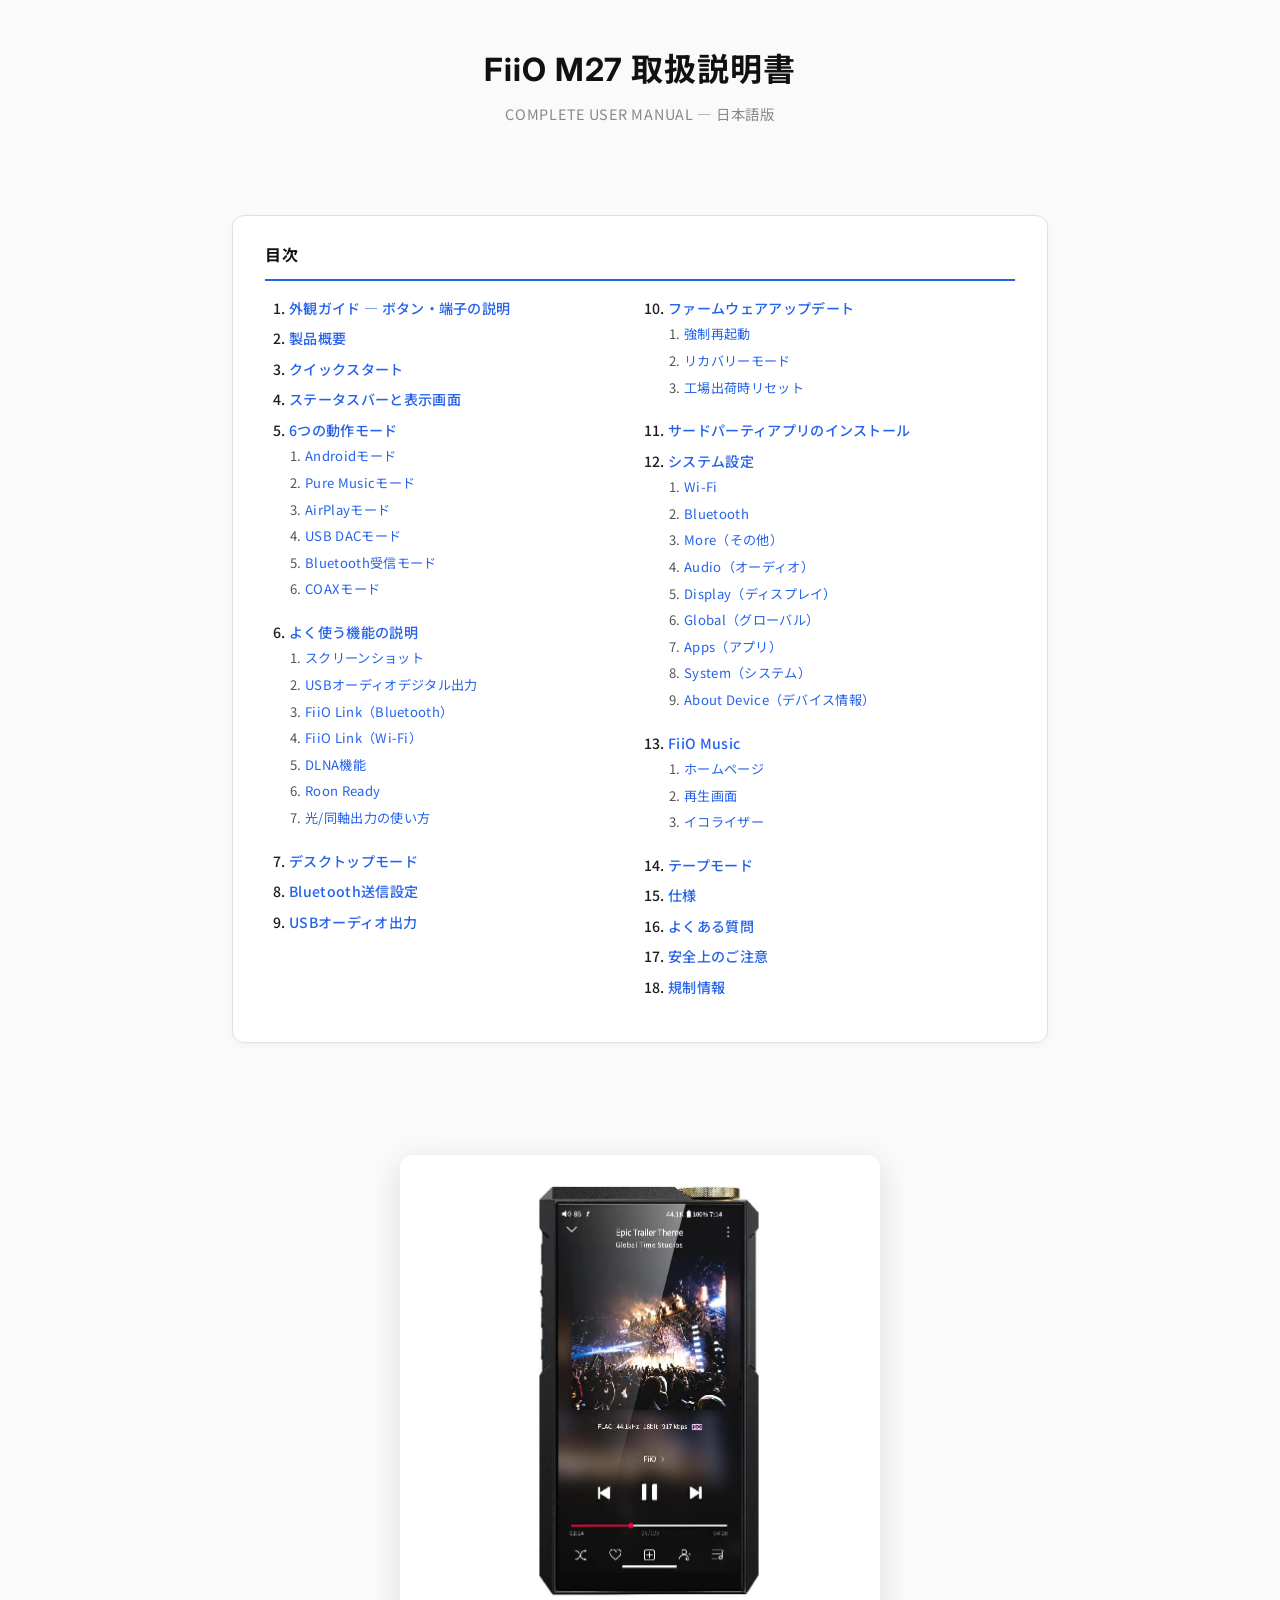
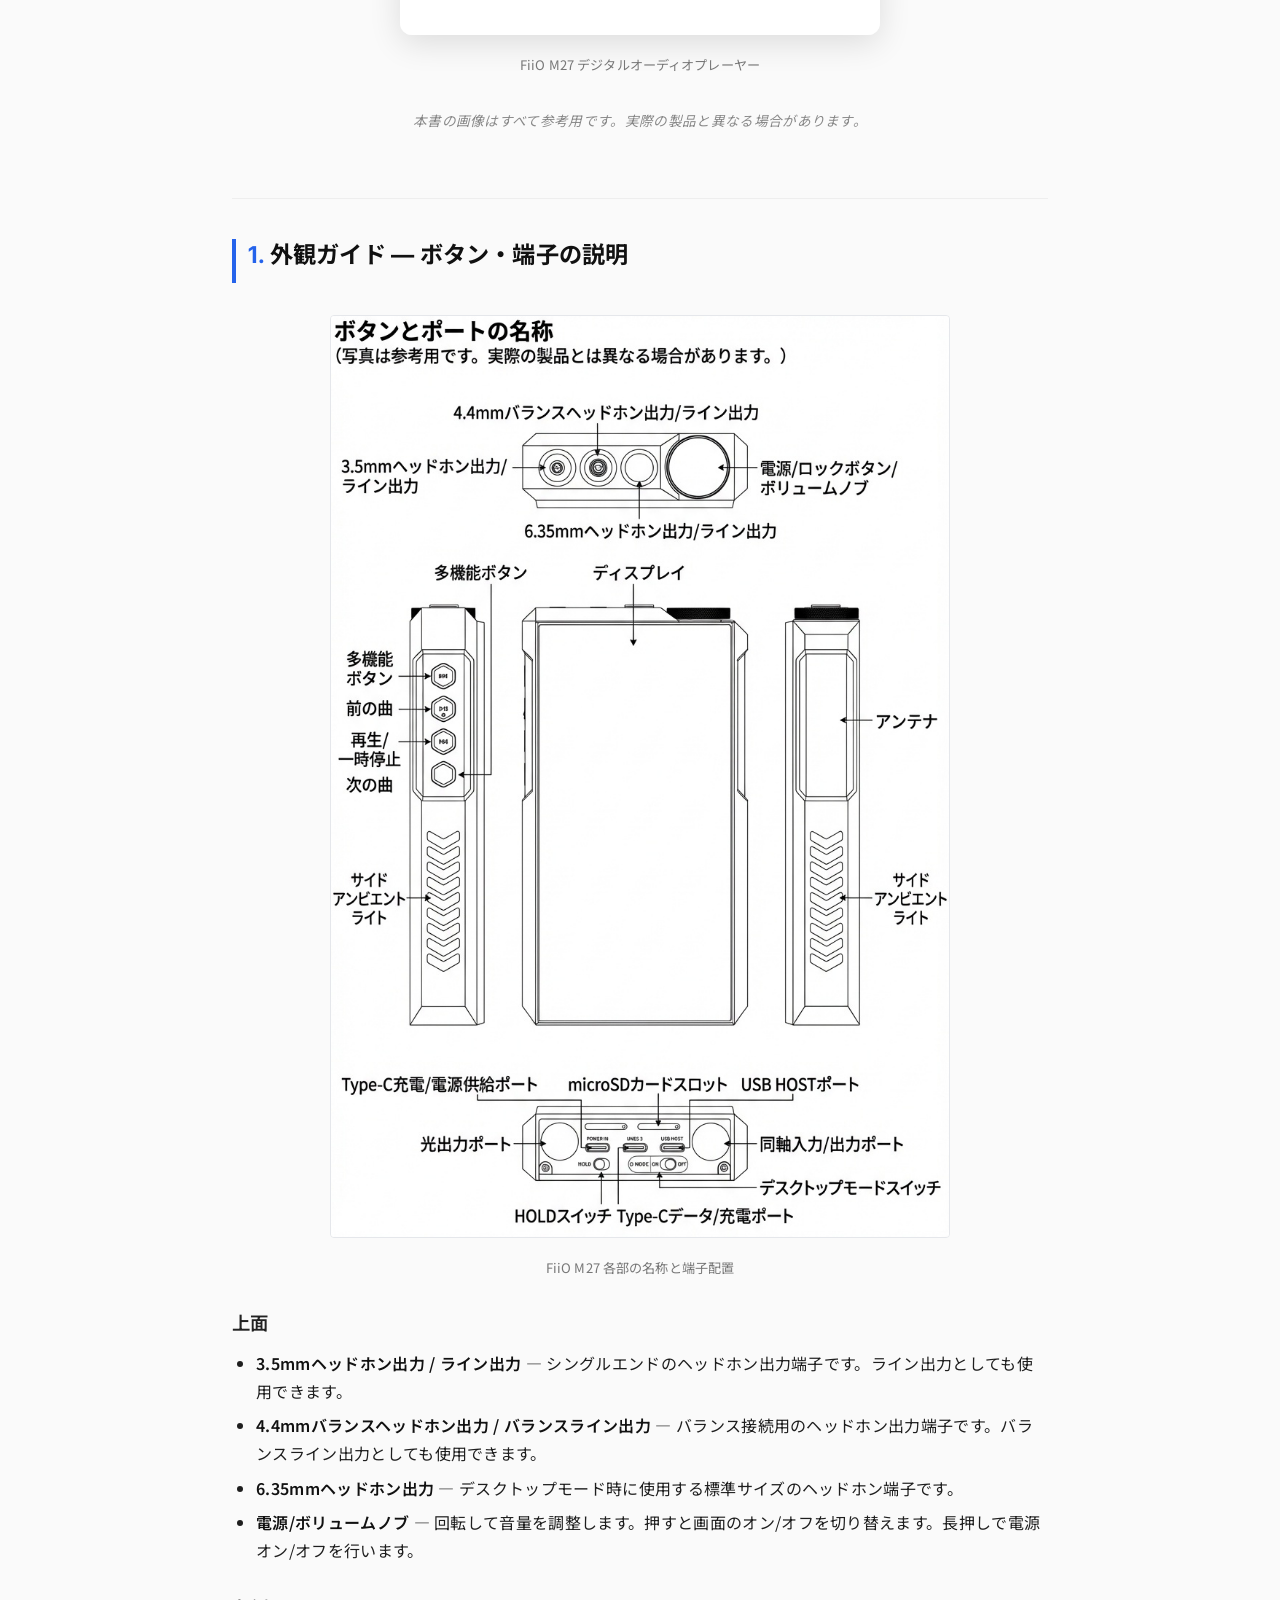
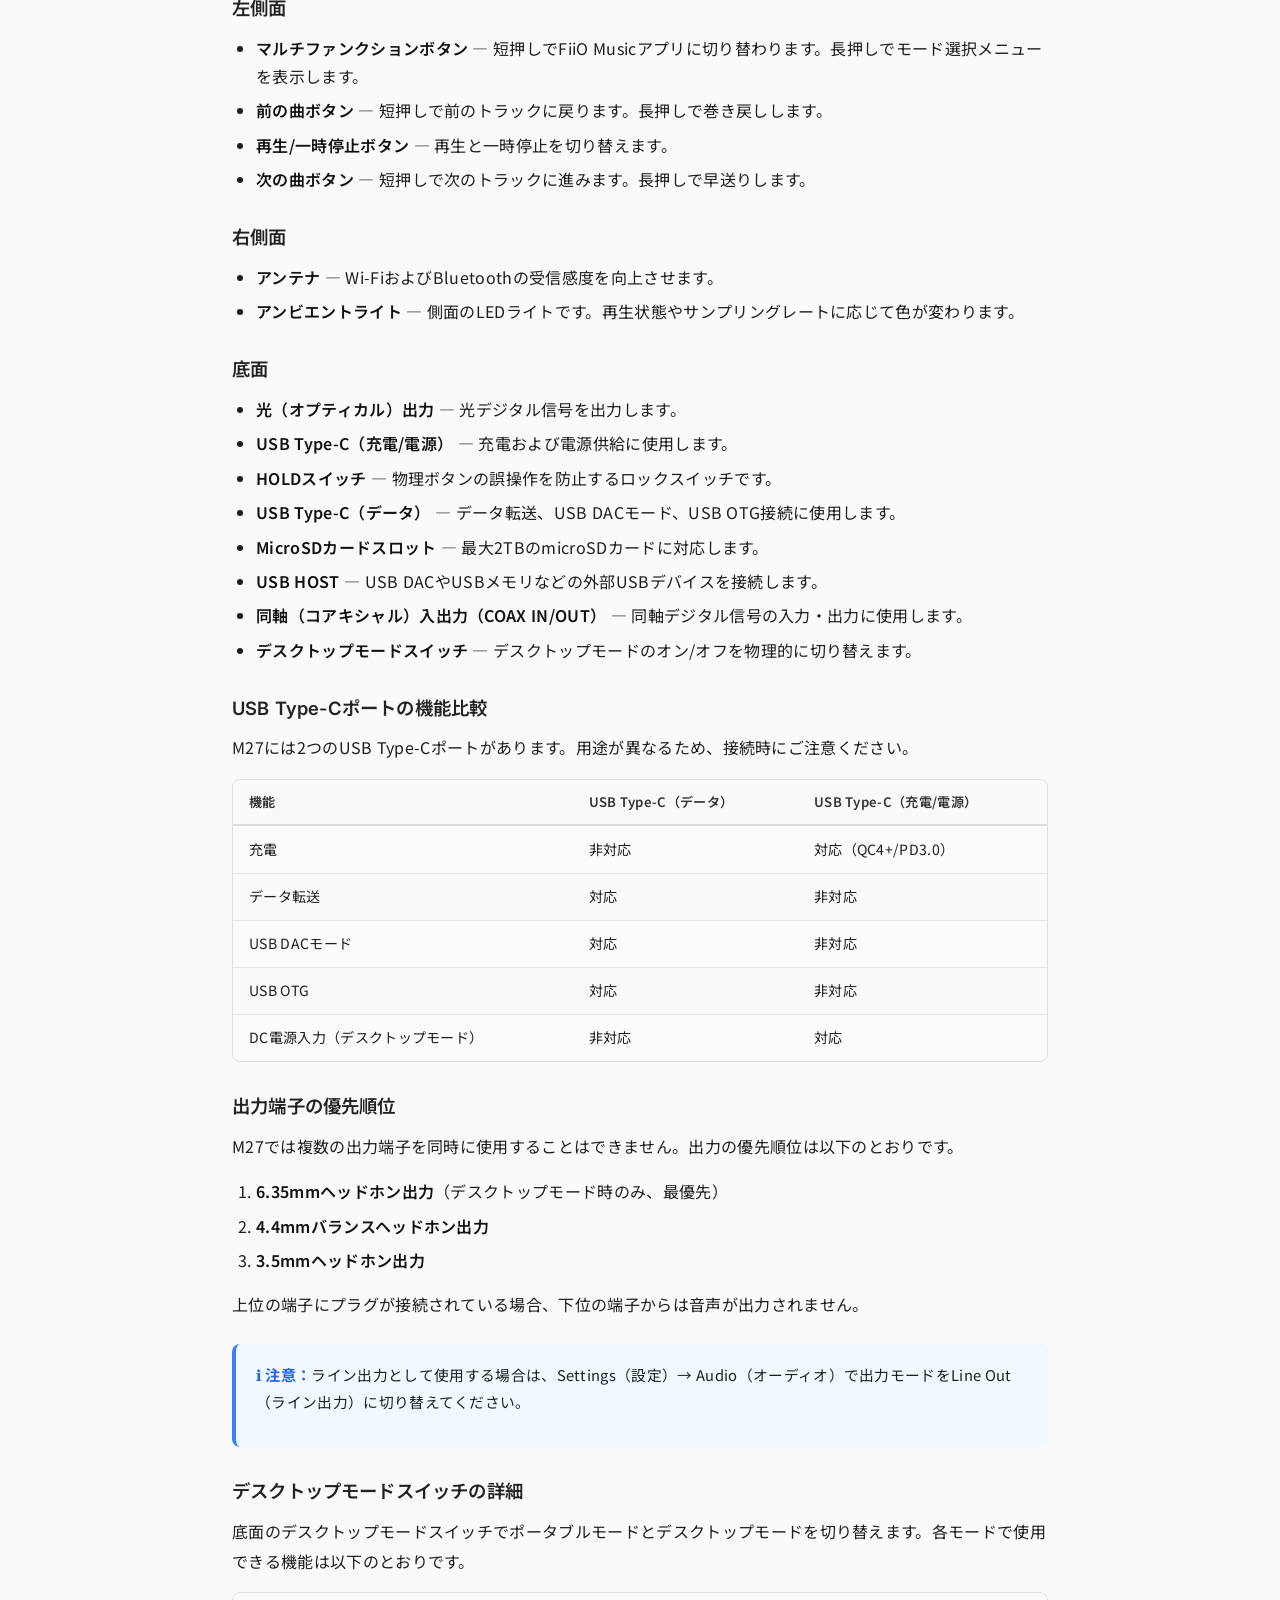
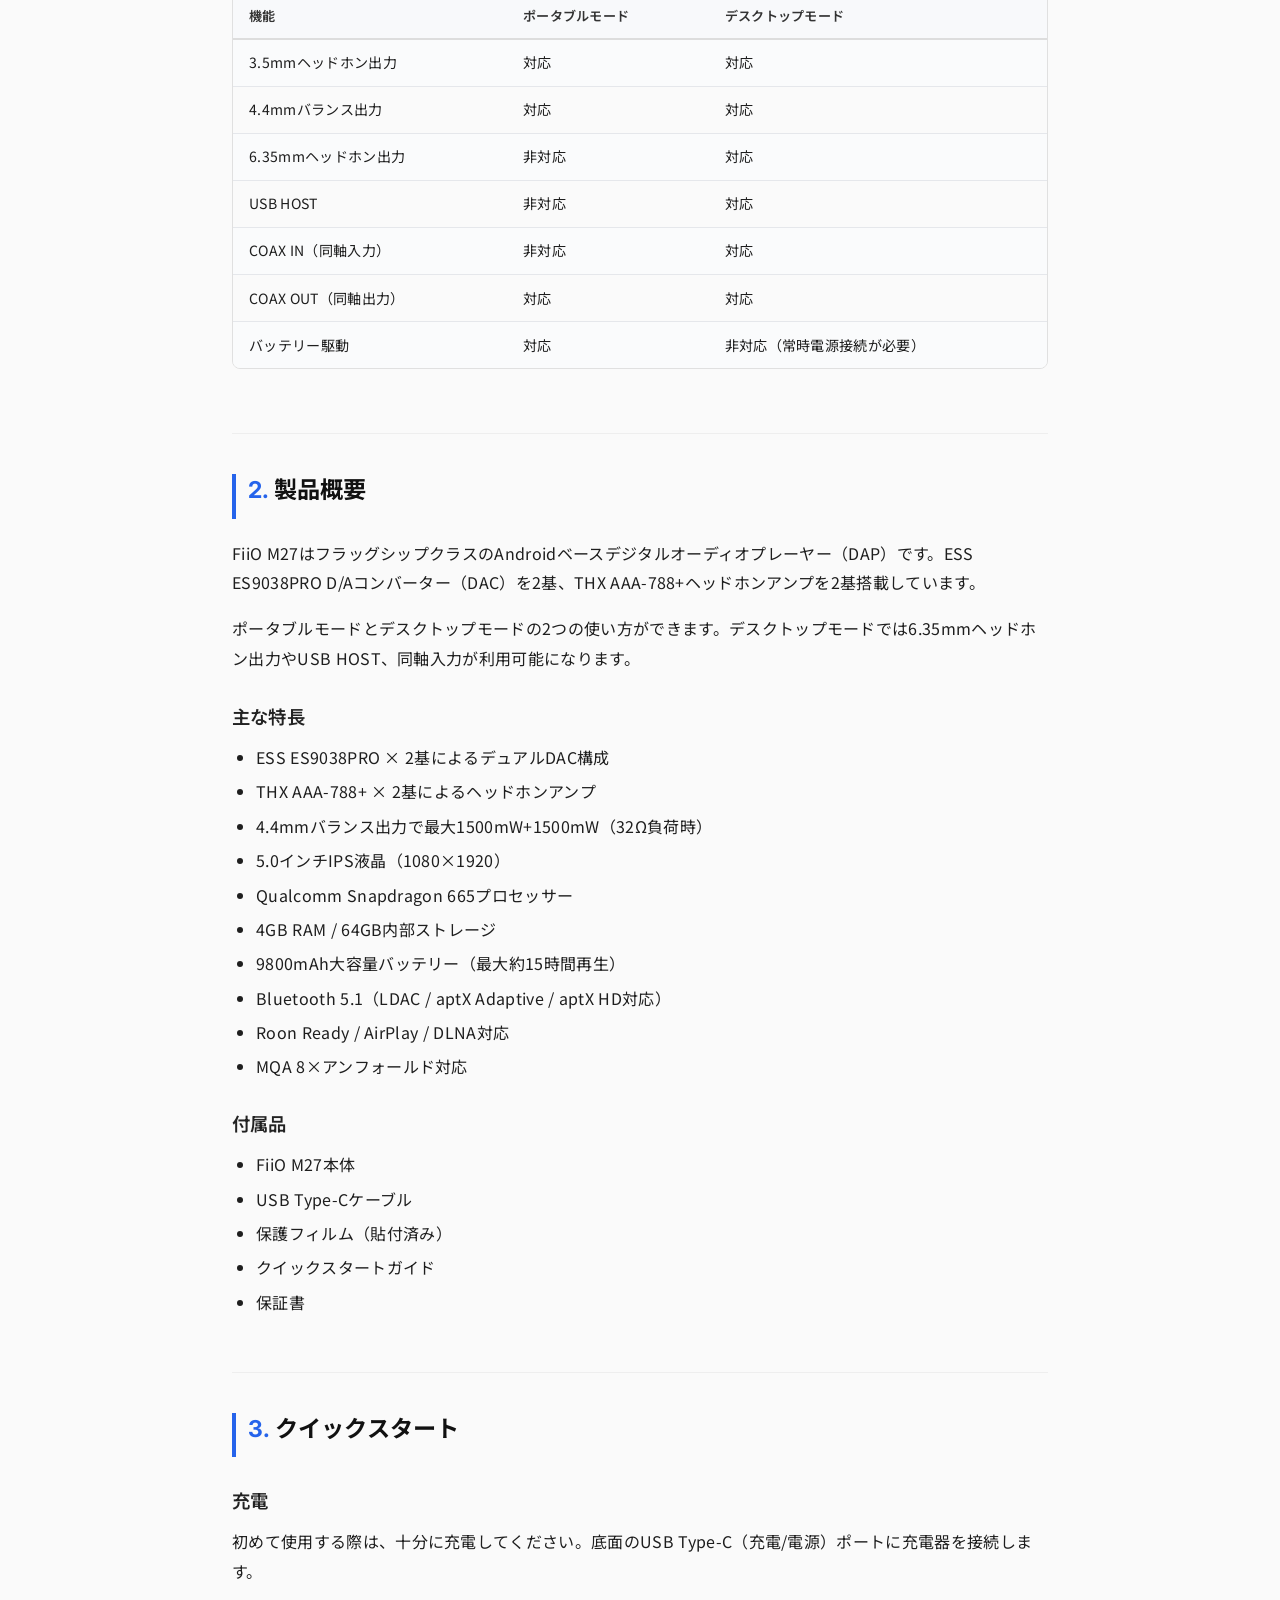
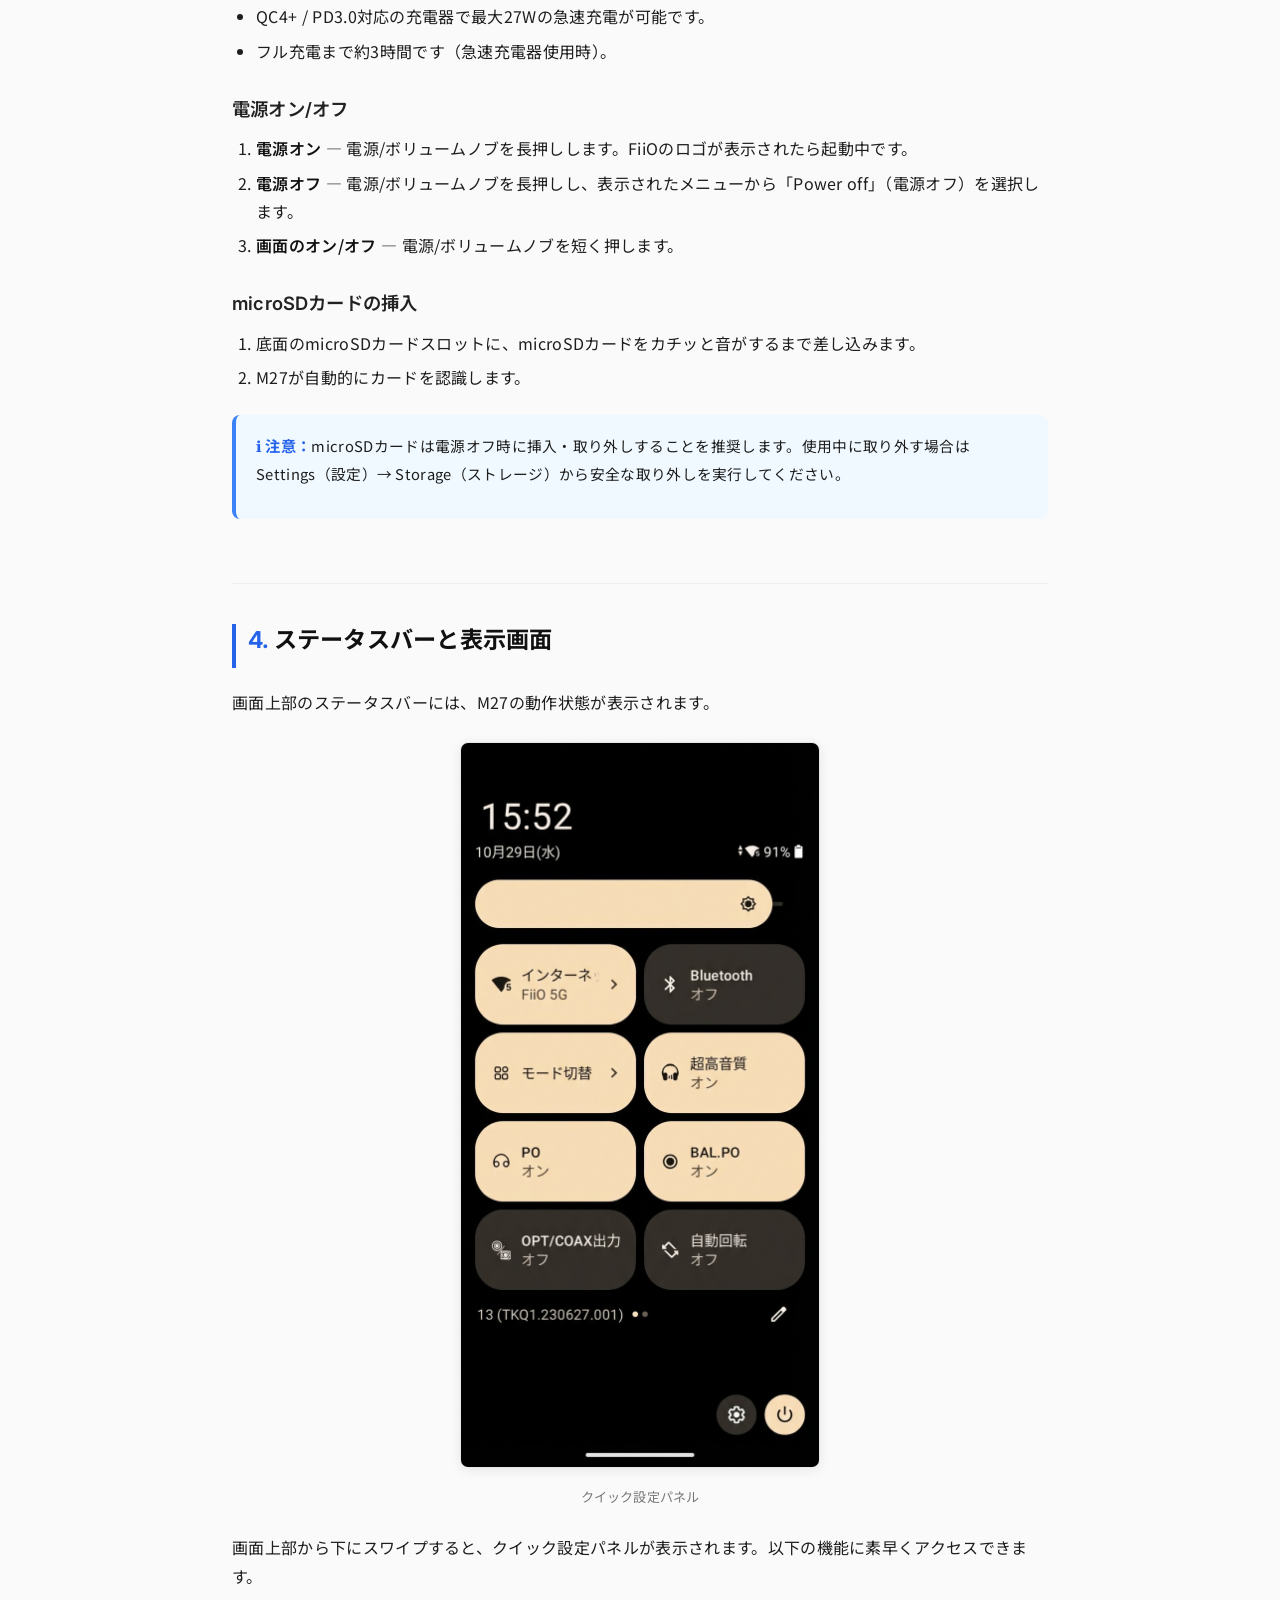
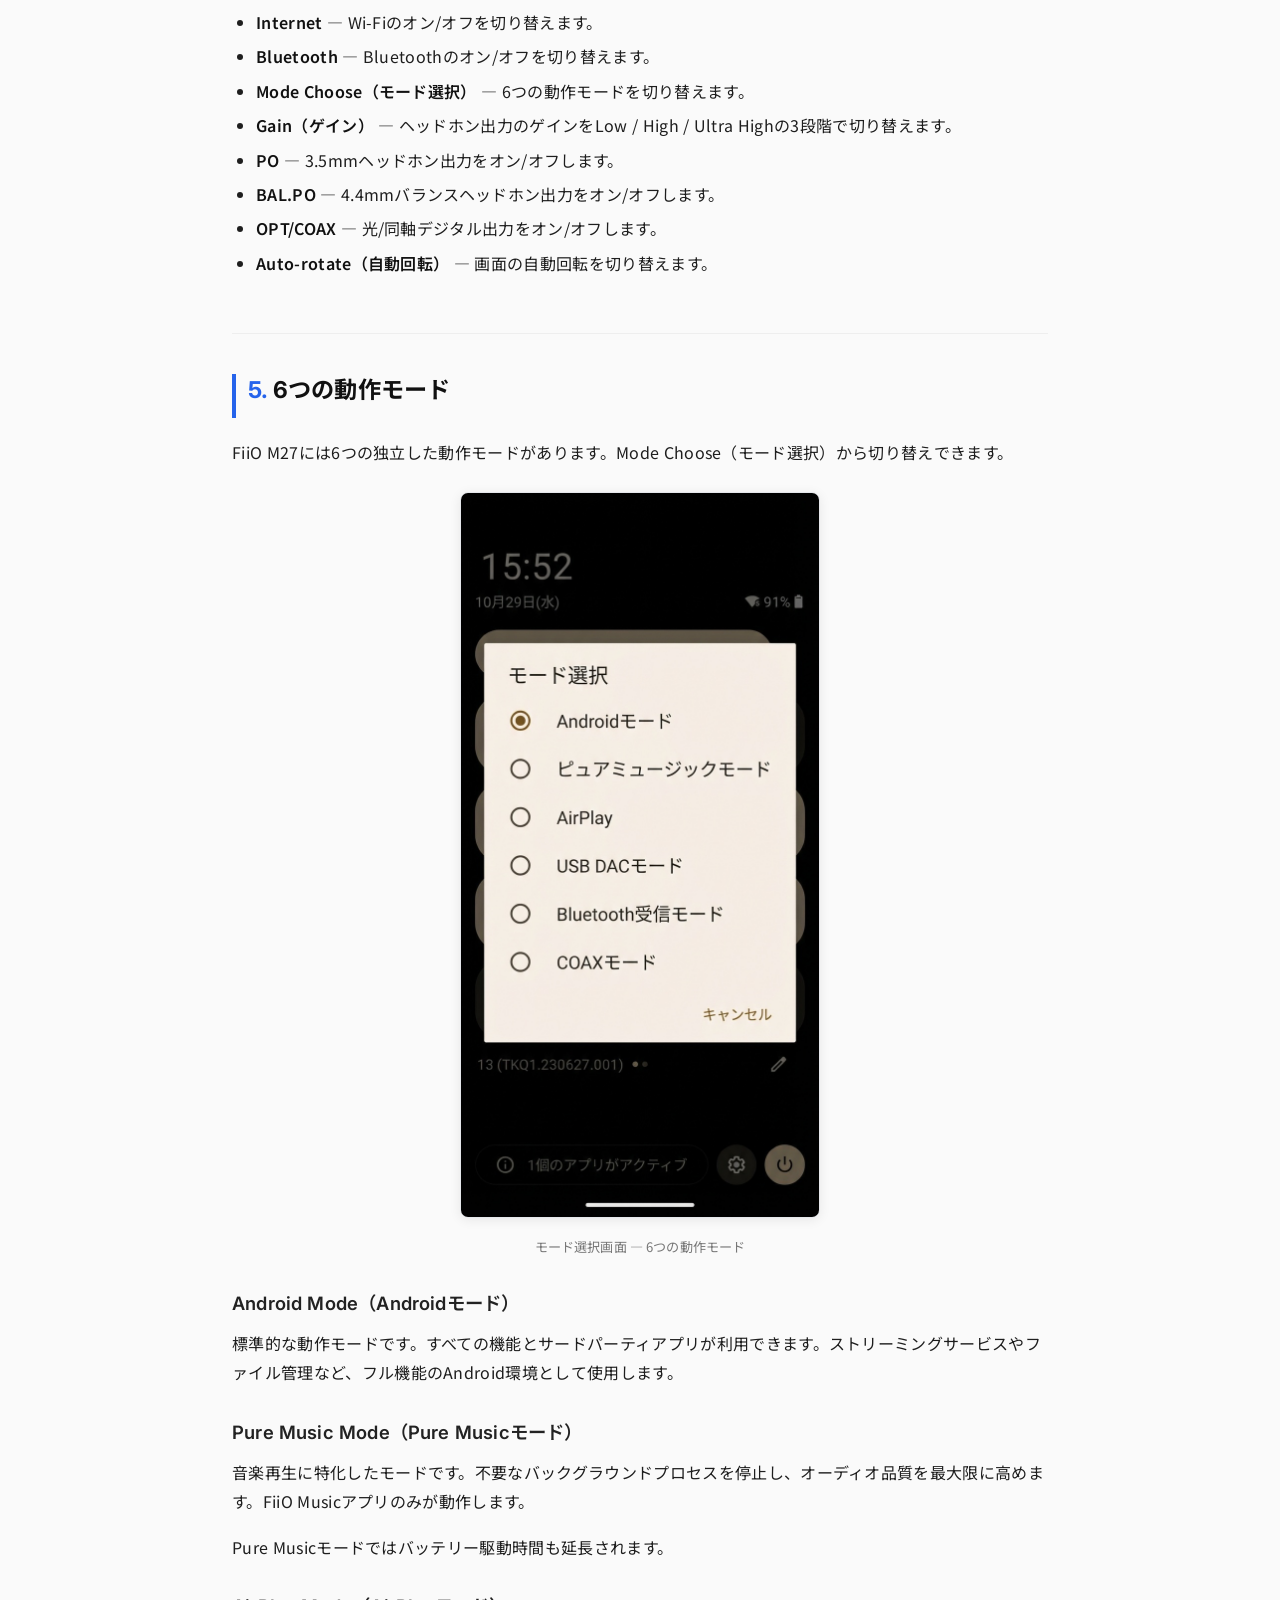
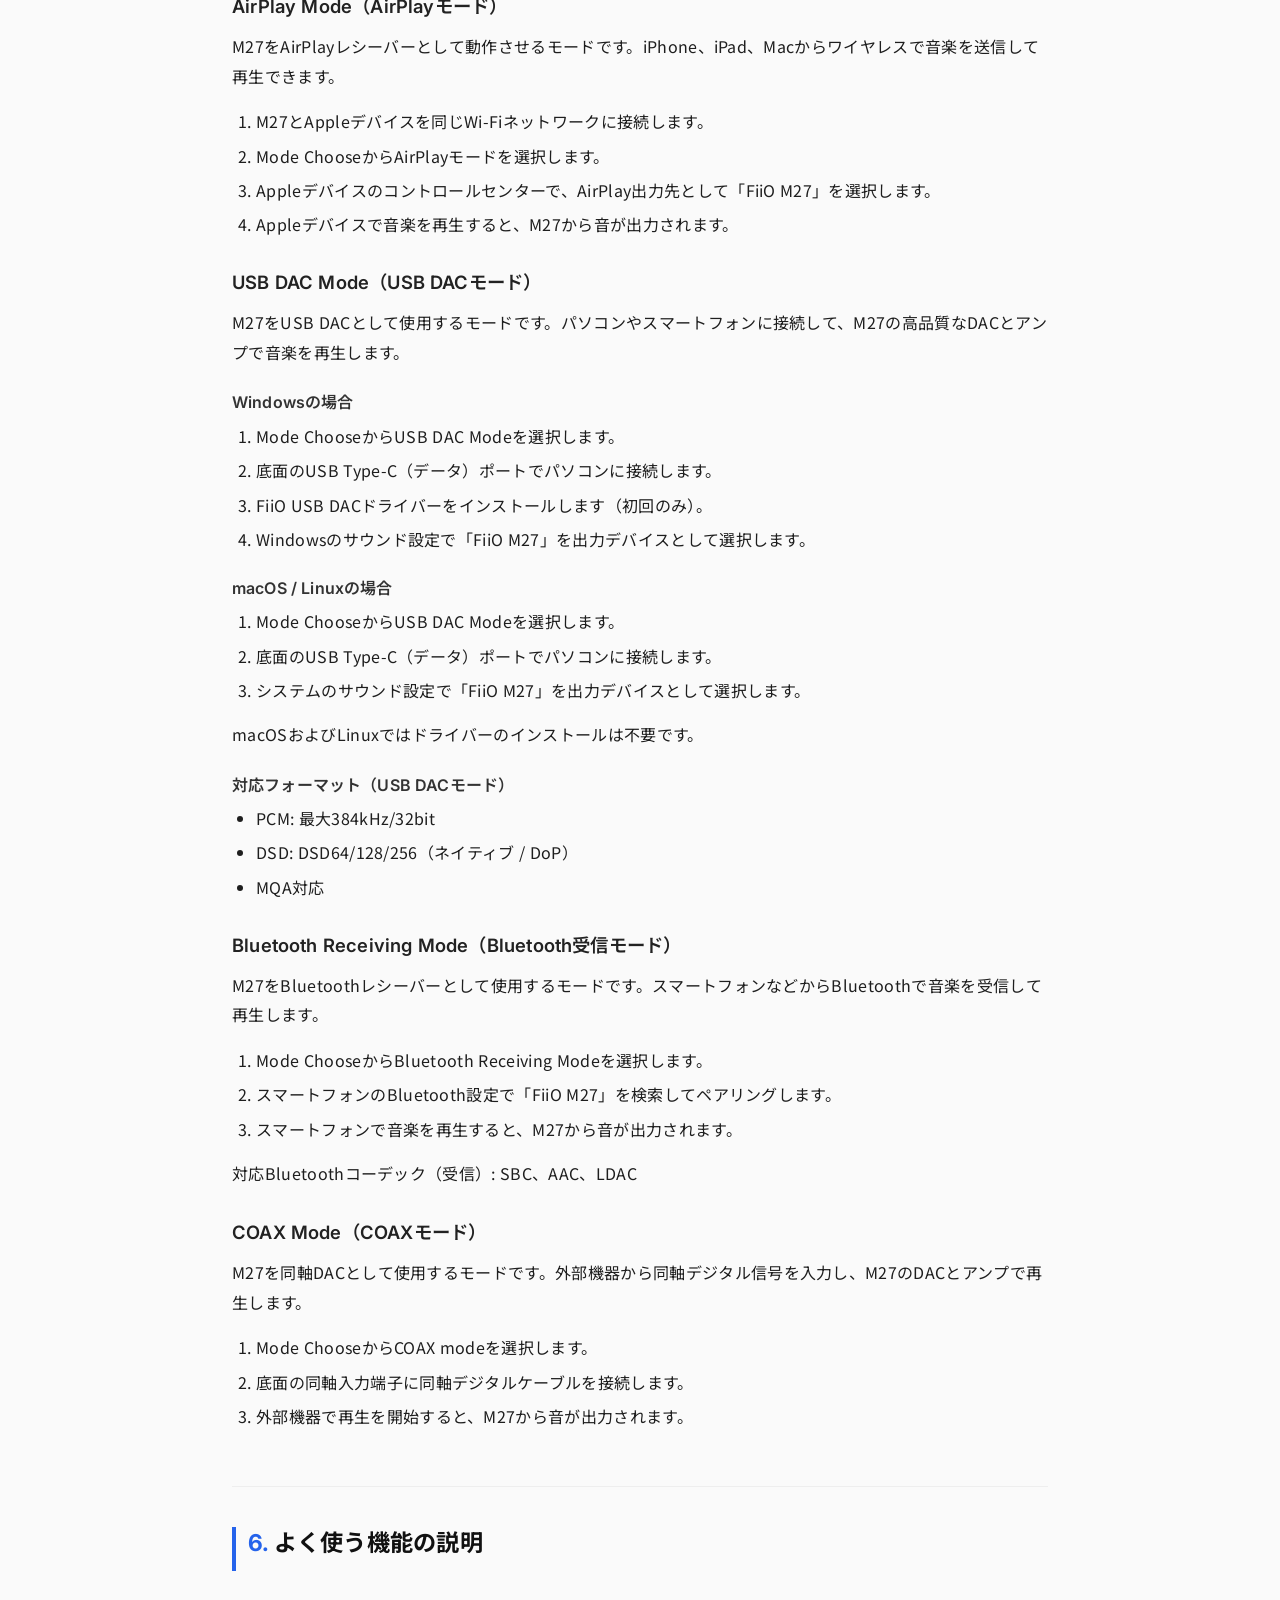
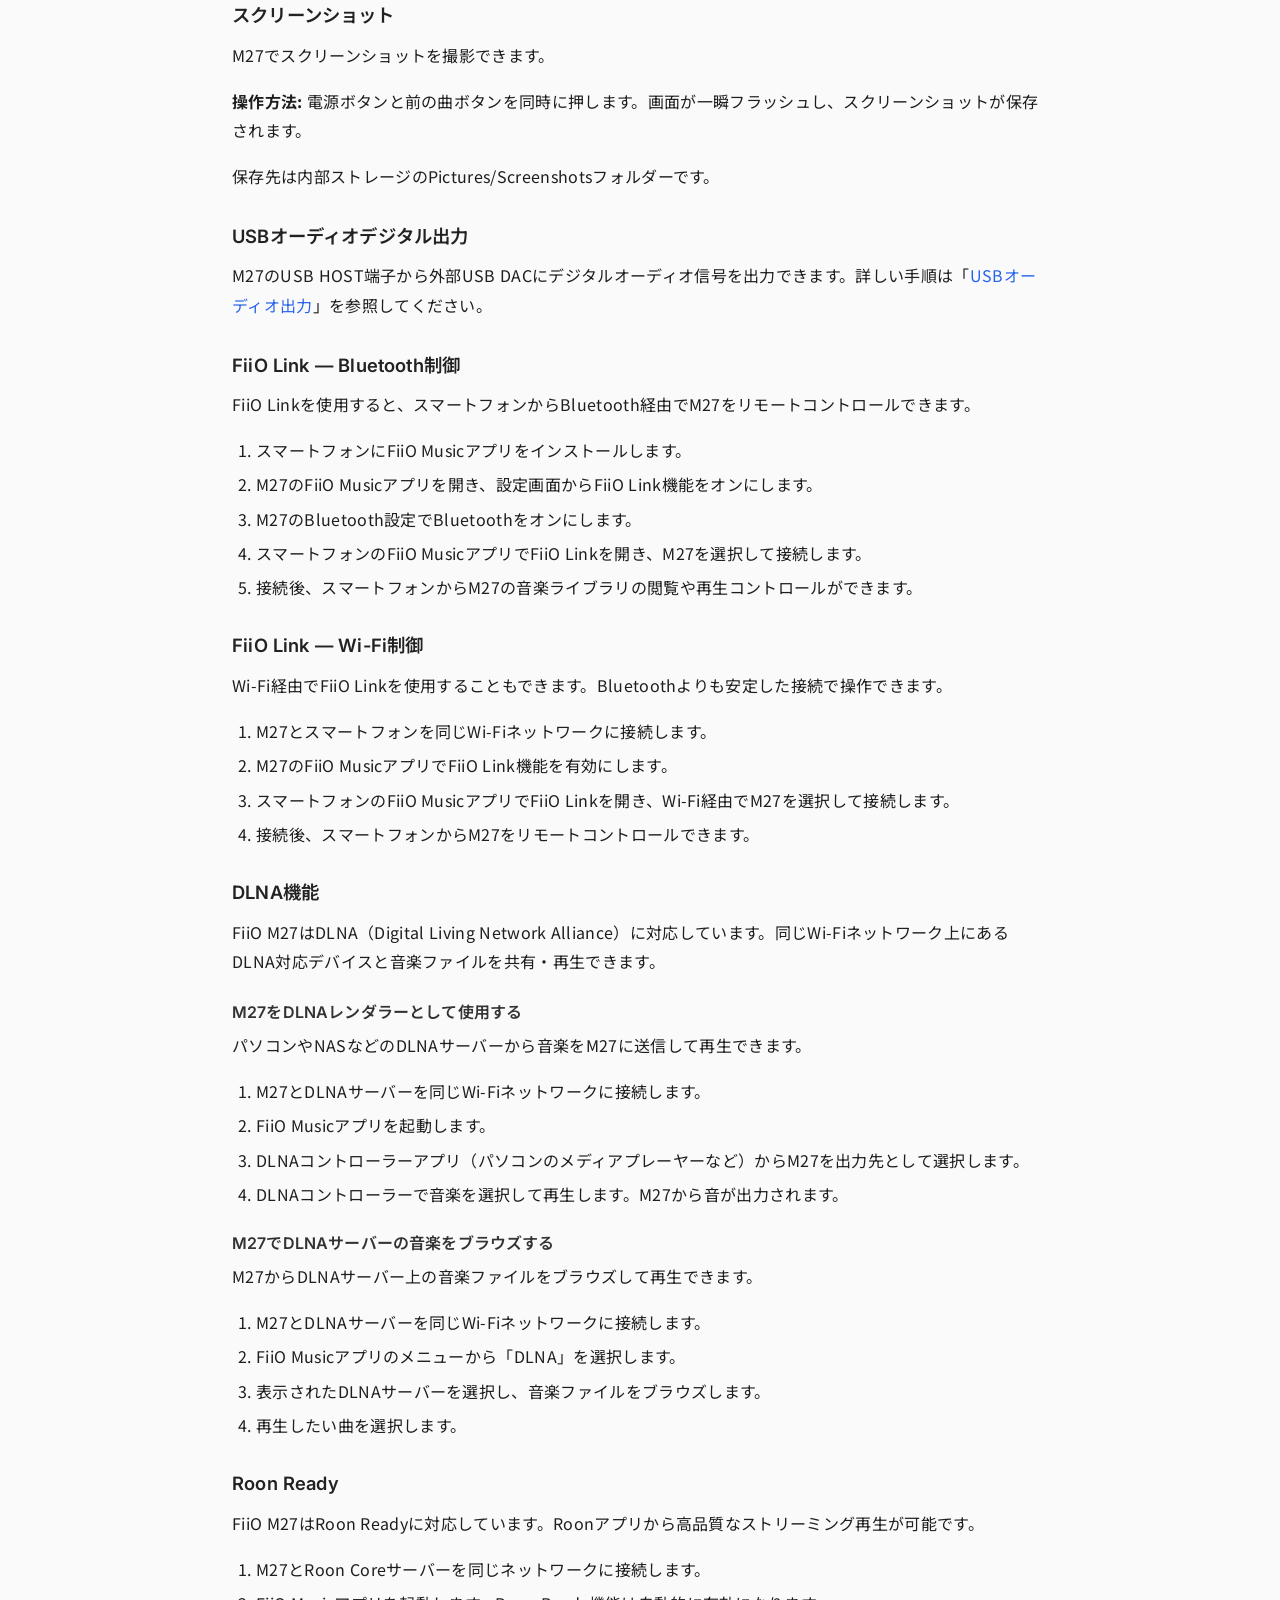
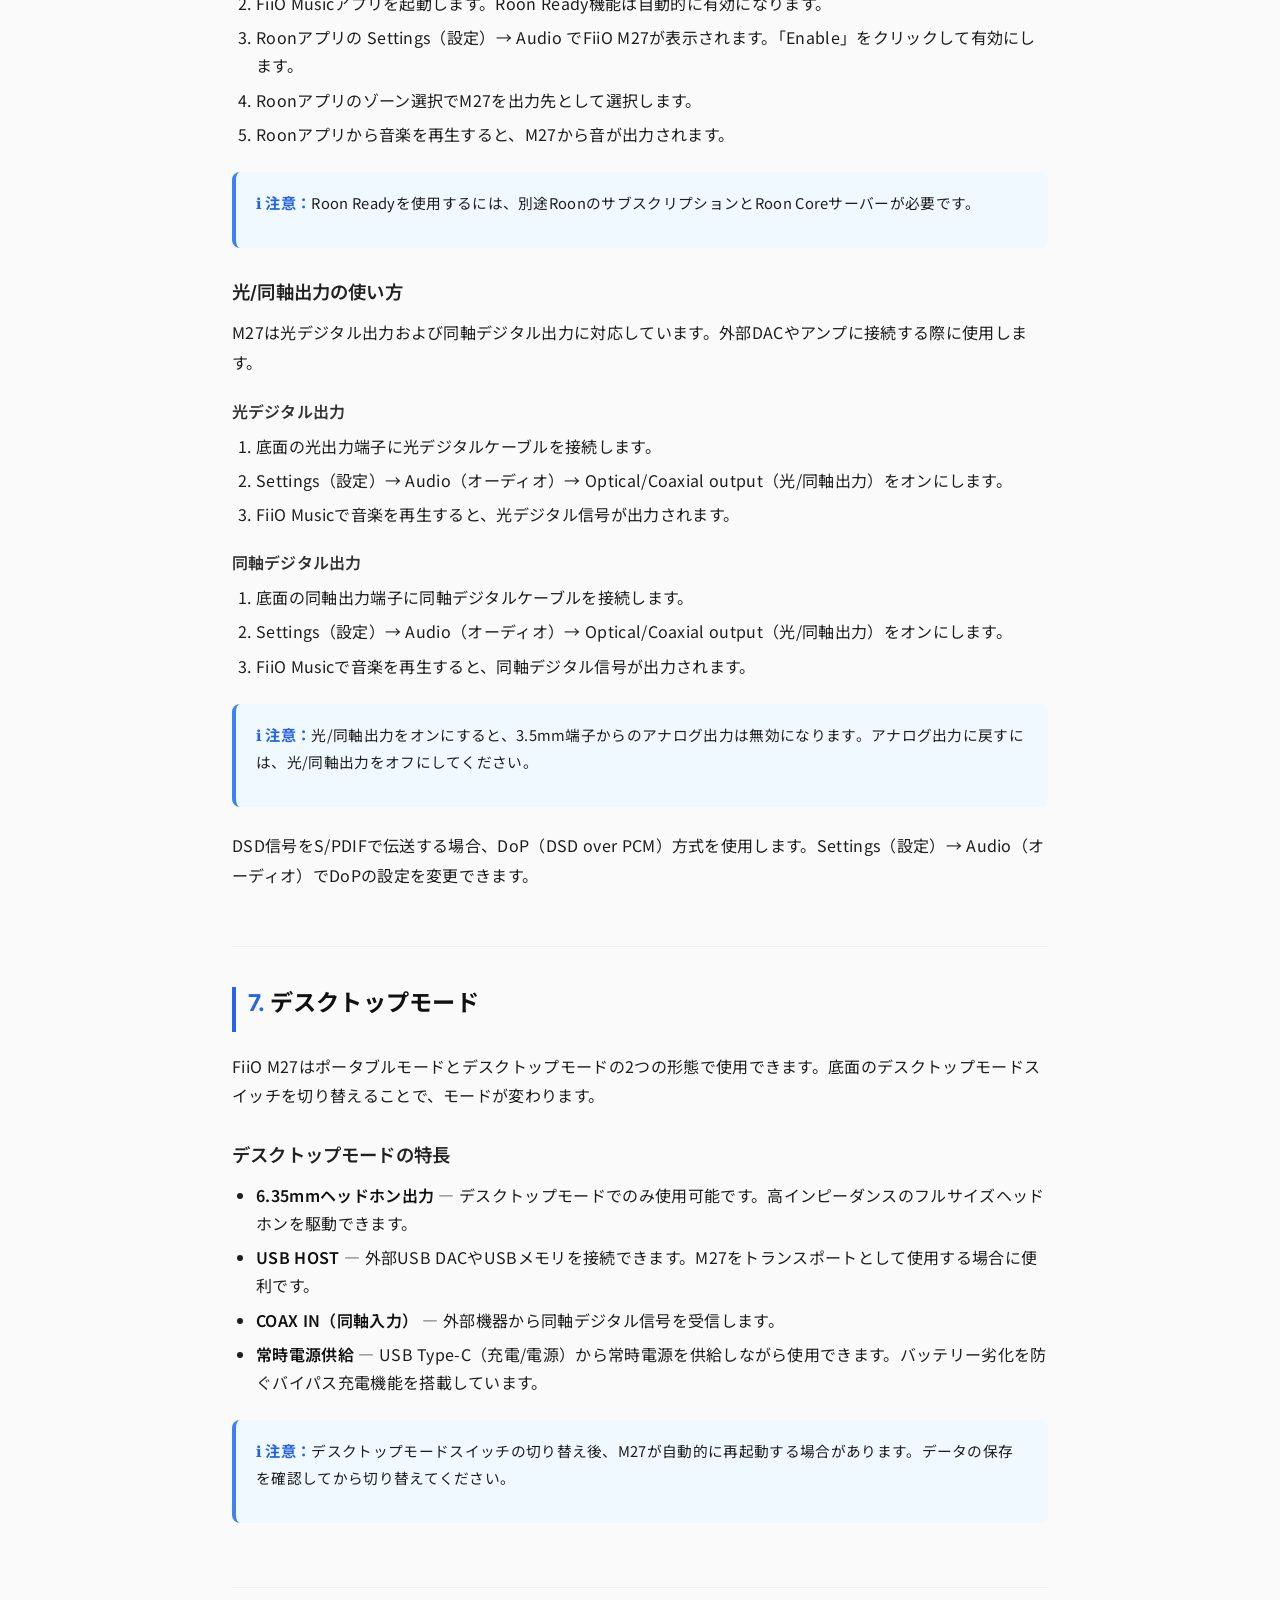
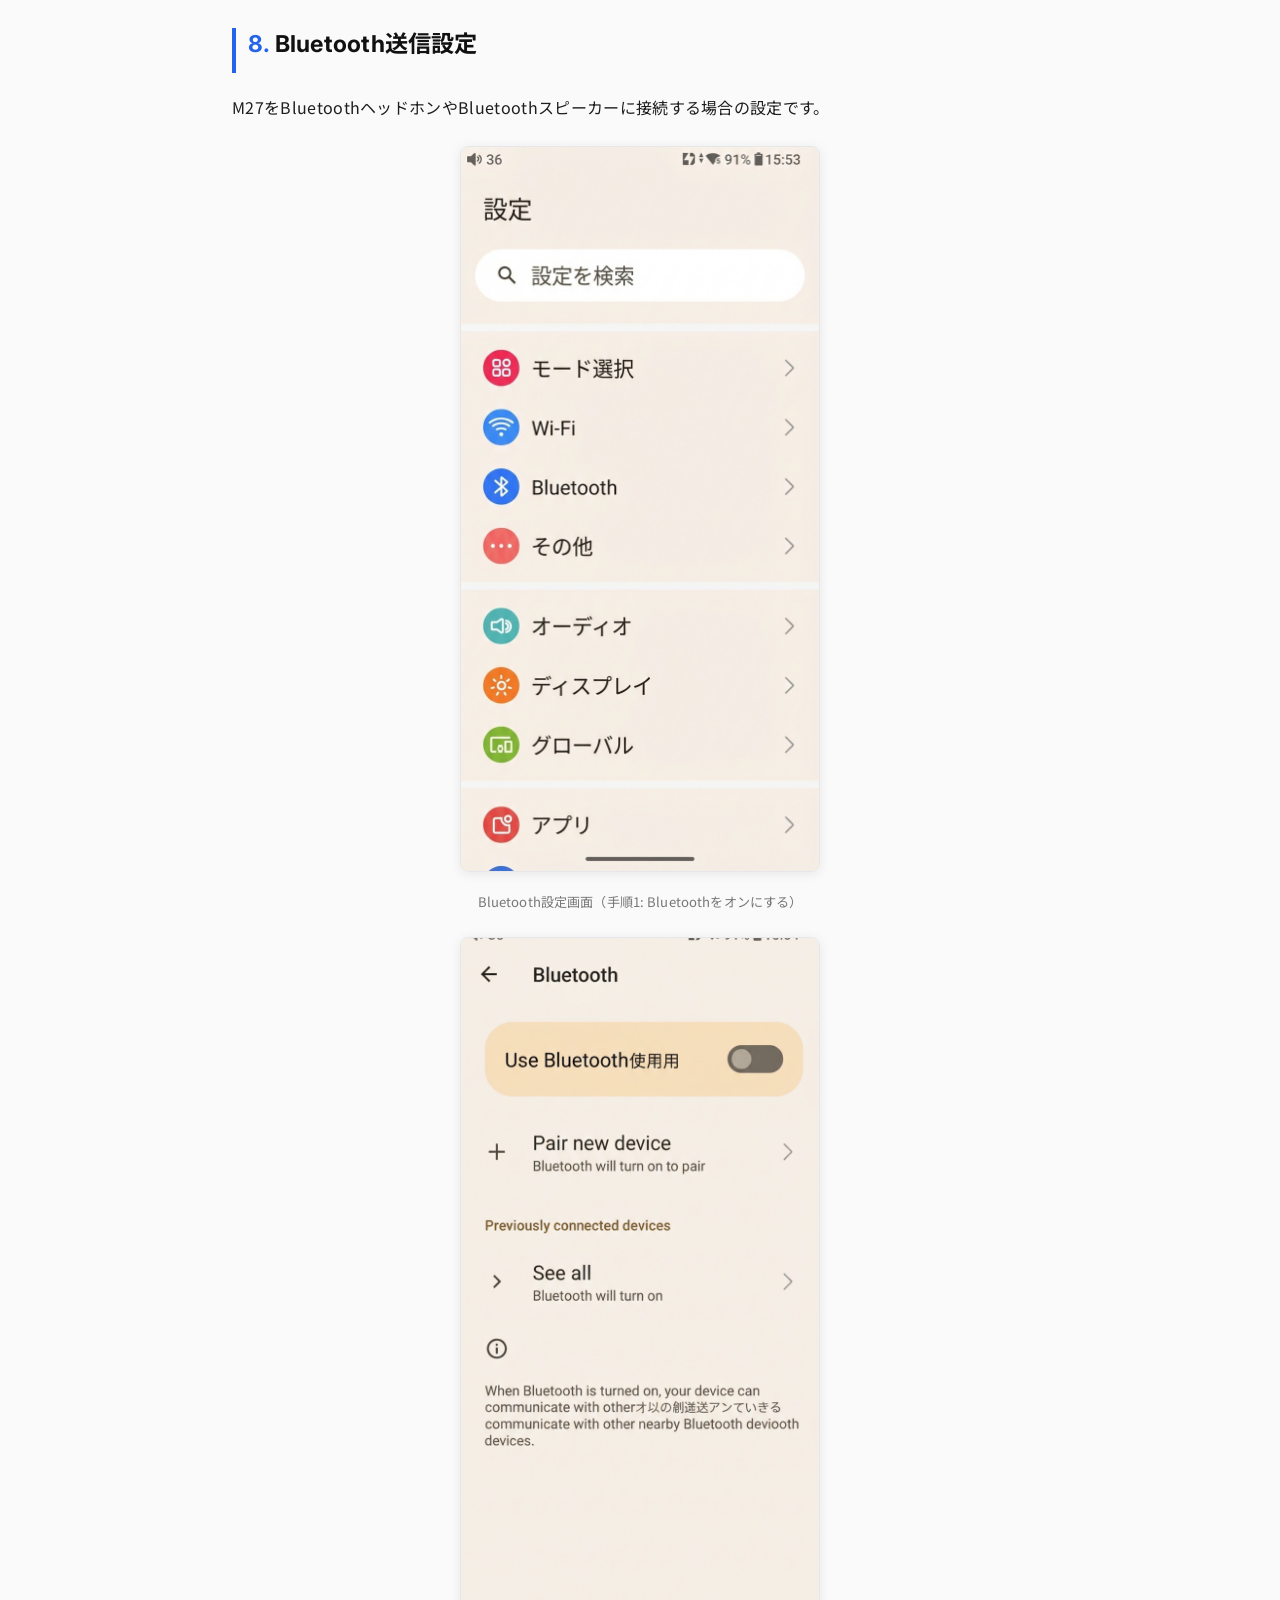
<file: output/m27-manual-ja-v4/index.html>
<!DOCTYPE html>
<html lang="ja">
<head>
    <meta charset="UTF-8">
    <meta name="viewport" content="width=device-width, initial-scale=1.0">
    <link rel="preconnect" href="https://fonts.googleapis.com">
    <link rel="preconnect" href="https://fonts.gstatic.com" crossorigin>
    <link href="https://fonts.googleapis.com/css2?family=Inter:wght@400;500;600;700&family=Noto+Sans+JP:wght@400;500;600;700&display=swap" rel="stylesheet">
    <title>FiiO M27 取扱説明書</title>
    <link rel="stylesheet" href="style.css">
</head>
<body>
    <header>
        <h1>FiiO M27 取扱説明書</h1>
        <p class="subtitle">Complete User Manual — 日本語版</p>
    </header>

    <nav id="toc">
        <h2>目次</h2>
        <ol>
            <li><a href="#pictorial-guide">外観ガイド — ボタン・端子の説明</a></li>
            <li><a href="#product-overview">製品概要</a></li>
            <li><a href="#quick-start">クイックスタート</a></li>
            <li><a href="#status-bar">ステータスバーと表示画面</a></li>
            <li><a href="#working-modes">6つの動作モード</a>
                <ol>
                    <li><a href="#android-mode">Androidモード</a></li>
                    <li><a href="#pure-music-mode">Pure Musicモード</a></li>
                    <li><a href="#airplay-mode">AirPlayモード</a></li>
                    <li><a href="#usb-dac-mode">USB DACモード</a></li>
                    <li><a href="#bluetooth-receiving-mode">Bluetooth受信モード</a></li>
                    <li><a href="#coax-mode">COAXモード</a></li>
                </ol>
            </li>
            <li><a href="#common-functions">よく使う機能の説明</a>
                <ol>
                    <li><a href="#screenshot">スクリーンショット</a></li>
                    <li><a href="#usb-digital-output">USBオーディオデジタル出力</a></li>
                    <li><a href="#fiio-link-bt">FiiO Link（Bluetooth）</a></li>
                    <li><a href="#fiio-link-wifi">FiiO Link（Wi-Fi）</a></li>
                    <li><a href="#dlna-function">DLNA機能</a></li>
                    <li><a href="#roon-ready">Roon Ready</a></li>
                    <li><a href="#optical-coaxial-usage">光/同軸出力の使い方</a></li>
                </ol>
            </li>
            <li><a href="#desktop-mode">デスクトップモード</a></li>
            <li><a href="#bluetooth-settings">Bluetooth送信設定</a></li>
            <li><a href="#usb-audio">USBオーディオ出力</a></li>
            <li><a href="#firmware-upgrade">ファームウェアアップデート</a>
                <ol>
                    <li><a href="#force-reboot">強制再起動</a></li>
                    <li><a href="#recovery-mode">リカバリーモード</a></li>
                    <li><a href="#factory-reset-detail">工場出荷時リセット</a></li>
                </ol>
            </li>
            <li><a href="#third-party-apps">サードパーティアプリのインストール</a></li>
            <li><a href="#system-settings">システム設定</a>
                <ol>
                    <li><a href="#settings-wifi">Wi-Fi</a></li>
                    <li><a href="#settings-bluetooth">Bluetooth</a></li>
                    <li><a href="#settings-more">More（その他）</a></li>
                    <li><a href="#settings-audio">Audio（オーディオ）</a></li>
                    <li><a href="#settings-display">Display（ディスプレイ）</a></li>
                    <li><a href="#settings-global">Global（グローバル）</a></li>
                    <li><a href="#settings-apps">Apps（アプリ）</a></li>
                    <li><a href="#settings-system">System（システム）</a></li>
                    <li><a href="#settings-about">About Device（デバイス情報）</a></li>
                </ol>
            </li>
            <li><a href="#fiio-music">FiiO Music</a>
                <ol>
                    <li><a href="#fiio-music-home">ホームページ</a></li>
                    <li><a href="#fiio-music-playing">再生画面</a></li>
                    <li><a href="#fiio-music-eq">イコライザー</a></li>
                </ol>
            </li>
            <li><a href="#tape-mode">テープモード</a></li>
            <li><a href="#specifications">仕様</a></li>
            <li><a href="#faq">よくある質問</a></li>
            <li><a href="#safety-information">安全上のご注意</a></li>
            <li><a href="#regulatory-information">規制情報</a></li>
        </ol>
    </nav>

    <main>
        <!-- ============================================================
             Cover
             ============================================================ -->
        <section id="cover">
            <figure class="fig-cover">
                <img src="images/page1_img1.jpeg"
                     alt="FiiO M27の外観。再生画面を表示した正面図"
                     loading="lazy">
                <figcaption>FiiO M27 デジタルオーディオプレーヤー</figcaption>
            </figure>
            <p>本書の画像はすべて参考用です。実際の製品と異なる場合があります。</p>
        </section>

        <!-- ============================================================
             1. Pictorial Guide
             ============================================================ -->
        <section id="pictorial-guide">
            <h2>外観ガイド — ボタン・端子の説明</h2>

            <figure class="fig-hardware">
                <img src="images/page6_img1.jpeg"
                     alt="M27の各部名称図。上面に3.5mm端子、4.4mmバランス端子、6.35mmヘッドホン出力、電源/ボリュームノブ。左側面にマルチファンクションボタンと曲送り/再生/曲戻しボタン。右側面にアンテナ。底面に光（オプティカル）出力、Type-C充電ポート、HOLDスイッチ、Type-Cデータポート、microSDスロット、USB HOST、同軸入出力、デスクトップモードスイッチ"
                     loading="lazy">
                <figcaption>FiiO M27 各部の名称と端子配置</figcaption>
            </figure>

            <h3>上面</h3>
            <ul>
                <li><strong>3.5mmヘッドホン出力 / ライン出力</strong> — シングルエンドのヘッドホン出力端子です。ライン出力としても使用できます。</li>
                <li><strong>4.4mmバランスヘッドホン出力 / バランスライン出力</strong> — バランス接続用のヘッドホン出力端子です。バランスライン出力としても使用できます。</li>
                <li><strong>6.35mmヘッドホン出力</strong> — デスクトップモード時に使用する標準サイズのヘッドホン端子です。</li>
                <li><strong>電源/ボリュームノブ</strong> — 回転して音量を調整します。押すと画面のオン/オフを切り替えます。長押しで電源オン/オフを行います。</li>
            </ul>

            <h3>左側面</h3>
            <ul>
                <li><strong>マルチファンクションボタン</strong> — 短押しでFiiO Musicアプリに切り替わります。長押しでモード選択メニューを表示します。</li>
                <li><strong>前の曲ボタン</strong> — 短押しで前のトラックに戻ります。長押しで巻き戻しします。</li>
                <li><strong>再生/一時停止ボタン</strong> — 再生と一時停止を切り替えます。</li>
                <li><strong>次の曲ボタン</strong> — 短押しで次のトラックに進みます。長押しで早送りします。</li>
            </ul>

            <h3>右側面</h3>
            <ul>
                <li><strong>アンテナ</strong> — Wi-FiおよびBluetoothの受信感度を向上させます。</li>
                <li><strong>アンビエントライト</strong> — 側面のLEDライトです。再生状態やサンプリングレートに応じて色が変わります。</li>
            </ul>

            <h3>底面</h3>
            <ul>
                <li><strong>光（オプティカル）出力</strong> — 光デジタル信号を出力します。</li>
                <li><strong>USB Type-C（充電/電源）</strong> — 充電および電源供給に使用します。</li>
                <li><strong>HOLDスイッチ</strong> — 物理ボタンの誤操作を防止するロックスイッチです。</li>
                <li><strong>USB Type-C（データ）</strong> — データ転送、USB DACモード、USB OTG接続に使用します。</li>
                <li><strong>MicroSDカードスロット</strong> — 最大2TBのmicroSDカードに対応します。</li>
                <li><strong>USB HOST</strong> — USB DACやUSBメモリなどの外部USBデバイスを接続します。</li>
                <li><strong>同軸（コアキシャル）入出力（COAX IN/OUT）</strong> — 同軸デジタル信号の入力・出力に使用します。</li>
                <li><strong>デスクトップモードスイッチ</strong> — デスクトップモードのオン/オフを物理的に切り替えます。</li>
            </ul>

            <h3>USB Type-Cポートの機能比較</h3>
            <p>M27には2つのUSB Type-Cポートがあります。用途が異なるため、接続時にご注意ください。</p>
            <div class="table-wrapper">
                <table>
                    <tr>
                        <th>機能</th>
                        <th>USB Type-C（データ）</th>
                        <th>USB Type-C（充電/電源）</th>
                    </tr>
                    <tr>
                        <td>充電</td>
                        <td>非対応</td>
                        <td>対応（QC4+/PD3.0）</td>
                    </tr>
                    <tr>
                        <td>データ転送</td>
                        <td>対応</td>
                        <td>非対応</td>
                    </tr>
                    <tr>
                        <td>USB DACモード</td>
                        <td>対応</td>
                        <td>非対応</td>
                    </tr>
                    <tr>
                        <td>USB OTG</td>
                        <td>対応</td>
                        <td>非対応</td>
                    </tr>
                    <tr>
                        <td>DC電源入力（デスクトップモード）</td>
                        <td>非対応</td>
                        <td>対応</td>
                    </tr>
                </table>
            </div>

            <h3>出力端子の優先順位</h3>
            <p>M27では複数の出力端子を同時に使用することはできません。出力の優先順位は以下のとおりです。</p>
            <ol>
                <li><strong>6.35mmヘッドホン出力</strong>（デスクトップモード時のみ、最優先）</li>
                <li><strong>4.4mmバランスヘッドホン出力</strong></li>
                <li><strong>3.5mmヘッドホン出力</strong></li>
            </ol>
            <p>上位の端子にプラグが接続されている場合、下位の端子からは音声が出力されません。</p>

            <div class="warning-notice">
                <p><span class="warning-label">注意：</span>ライン出力として使用する場合は、Settings（設定）→ Audio（オーディオ）で出力モードをLine Out（ライン出力）に切り替えてください。</p>
            </div>

            <h3>デスクトップモードスイッチの詳細</h3>
            <p>底面のデスクトップモードスイッチでポータブルモードとデスクトップモードを切り替えます。各モードで使用できる機能は以下のとおりです。</p>
            <div class="table-wrapper">
                <table>
                    <tr>
                        <th>機能</th>
                        <th>ポータブルモード</th>
                        <th>デスクトップモード</th>
                    </tr>
                    <tr>
                        <td>3.5mmヘッドホン出力</td>
                        <td>対応</td>
                        <td>対応</td>
                    </tr>
                    <tr>
                        <td>4.4mmバランス出力</td>
                        <td>対応</td>
                        <td>対応</td>
                    </tr>
                    <tr>
                        <td>6.35mmヘッドホン出力</td>
                        <td>非対応</td>
                        <td>対応</td>
                    </tr>
                    <tr>
                        <td>USB HOST</td>
                        <td>非対応</td>
                        <td>対応</td>
                    </tr>
                    <tr>
                        <td>COAX IN（同軸入力）</td>
                        <td>非対応</td>
                        <td>対応</td>
                    </tr>
                    <tr>
                        <td>COAX OUT（同軸出力）</td>
                        <td>対応</td>
                        <td>対応</td>
                    </tr>
                    <tr>
                        <td>バッテリー駆動</td>
                        <td>対応</td>
                        <td>非対応（常時電源接続が必要）</td>
                    </tr>
                </table>
            </div>
        </section>

        <!-- ============================================================
             2. Product Overview
             ============================================================ -->
        <section id="product-overview">
            <h2>製品概要</h2>
            <p>FiiO M27はフラッグシップクラスのAndroidベースデジタルオーディオプレーヤー（DAP）です。ESS ES9038PRO D/Aコンバーター（DAC）を2基、THX AAA-788+ヘッドホンアンプを2基搭載しています。</p>
            <p>ポータブルモードとデスクトップモードの2つの使い方ができます。デスクトップモードでは6.35mmヘッドホン出力やUSB HOST、同軸入力が利用可能になります。</p>

            <h3>主な特長</h3>
            <ul>
                <li>ESS ES9038PRO × 2基によるデュアルDAC構成</li>
                <li>THX AAA-788+ × 2基によるヘッドホンアンプ</li>
                <li>4.4mmバランス出力で最大1500mW+1500mW（32Ω負荷時）</li>
                <li>5.0インチIPS液晶（1080×1920）</li>
                <li>Qualcomm Snapdragon 665プロセッサー</li>
                <li>4GB RAM / 64GB内部ストレージ</li>
                <li>9800mAh大容量バッテリー（最大約15時間再生）</li>
                <li>Bluetooth 5.1（LDAC / aptX Adaptive / aptX HD対応）</li>
                <li>Roon Ready / AirPlay / DLNA対応</li>
                <li>MQA 8×アンフォールド対応</li>
            </ul>

            <h3>付属品</h3>
            <ul>
                <li>FiiO M27本体</li>
                <li>USB Type-Cケーブル</li>
                <li>保護フィルム（貼付済み）</li>
                <li>クイックスタートガイド</li>
                <li>保証書</li>
            </ul>
        </section>

        <!-- ============================================================
             3. Quick Start
             ============================================================ -->
        <section id="quick-start">
            <h2>クイックスタート</h2>

            <h3>充電</h3>
            <p>初めて使用する際は、十分に充電してください。底面のUSB Type-C（充電/電源）ポートに充電器を接続します。</p>
            <ul>
                <li>QC4+ / PD3.0対応の充電器で最大27Wの急速充電が可能です。</li>
                <li>フル充電まで約3時間です（急速充電器使用時）。</li>
            </ul>

            <h3>電源オン/オフ</h3>
            <ol>
                <li><strong>電源オン</strong> — 電源/ボリュームノブを長押しします。FiiOのロゴが表示されたら起動中です。</li>
                <li><strong>電源オフ</strong> — 電源/ボリュームノブを長押しし、表示されたメニューから「Power off」（電源オフ）を選択します。</li>
                <li><strong>画面のオン/オフ</strong> — 電源/ボリュームノブを短く押します。</li>
            </ol>

            <h3>microSDカードの挿入</h3>
            <ol>
                <li>底面のmicroSDカードスロットに、microSDカードをカチッと音がするまで差し込みます。</li>
                <li>M27が自動的にカードを認識します。</li>
            </ol>

            <div class="warning-notice">
                <p><span class="warning-label">注意：</span>microSDカードは電源オフ時に挿入・取り外しすることを推奨します。使用中に取り外す場合はSettings（設定）→ Storage（ストレージ）から安全な取り外しを実行してください。</p>
            </div>
        </section>

        <!-- ============================================================
             4. Status Bar
             ============================================================ -->
        <section id="status-bar">
            <h2>ステータスバーと表示画面</h2>
            <p>画面上部のステータスバーには、M27の動作状態が表示されます。</p>

            <figure class="fig-phone">
                <img src="images/page12_img1.jpeg"
                     alt="M27のクイック設定パネル。Internet、Bluetooth、Mode Choose、Ultra Highゲイン、PO、BAL.PO、OPT/COAX出力、Auto-rotateのトグルが表示されている"
                     loading="lazy">
                <figcaption>クイック設定パネル</figcaption>
            </figure>

            <p>画面上部から下にスワイプすると、クイック設定パネルが表示されます。以下の機能に素早くアクセスできます。</p>
            <ul>
                <li><strong>Internet</strong> — Wi-Fiのオン/オフを切り替えます。</li>
                <li><strong>Bluetooth</strong> — Bluetoothのオン/オフを切り替えます。</li>
                <li><strong>Mode Choose（モード選択）</strong> — 6つの動作モードを切り替えます。</li>
                <li><strong>Gain（ゲイン）</strong> — ヘッドホン出力のゲインをLow / High / Ultra Highの3段階で切り替えます。</li>
                <li><strong>PO</strong> — 3.5mmヘッドホン出力をオン/オフします。</li>
                <li><strong>BAL.PO</strong> — 4.4mmバランスヘッドホン出力をオン/オフします。</li>
                <li><strong>OPT/COAX</strong> — 光/同軸デジタル出力をオン/オフします。</li>
                <li><strong>Auto-rotate（自動回転）</strong> — 画面の自動回転を切り替えます。</li>
            </ul>
        </section>

        <!-- ============================================================
             5. Working Modes
             ============================================================ -->
        <section id="working-modes">
            <h2>6つの動作モード</h2>
            <p>FiiO M27には6つの独立した動作モードがあります。Mode Choose（モード選択）から切り替えできます。</p>

            <figure class="fig-phone">
                <img src="images/page13_img1.jpeg"
                     alt="Mode Choose（モード選択）ダイアログ。Android Mode（選択中）、Pure Music Mode、AirPlay、USB DAC Mode、Bluetooth Receiving Mode、COAX modeの6つのモードが表示されている"
                     loading="lazy">
                <figcaption>モード選択画面 — 6つの動作モード</figcaption>
            </figure>

            <h3 id="android-mode">Android Mode（Androidモード）</h3>
            <p>標準的な動作モードです。すべての機能とサードパーティアプリが利用できます。ストリーミングサービスやファイル管理など、フル機能のAndroid環境として使用します。</p>

            <h3 id="pure-music-mode">Pure Music Mode（Pure Musicモード）</h3>
            <p>音楽再生に特化したモードです。不要なバックグラウンドプロセスを停止し、オーディオ品質を最大限に高めます。FiiO Musicアプリのみが動作します。</p>
            <p>Pure Musicモードではバッテリー駆動時間も延長されます。</p>

            <h3 id="airplay-mode">AirPlay Mode（AirPlayモード）</h3>
            <p>M27をAirPlayレシーバーとして動作させるモードです。iPhone、iPad、Macからワイヤレスで音楽を送信して再生できます。</p>
            <ol>
                <li>M27とAppleデバイスを同じWi-Fiネットワークに接続します。</li>
                <li>Mode ChooseからAirPlayモードを選択します。</li>
                <li>Appleデバイスのコントロールセンターで、AirPlay出力先として「FiiO M27」を選択します。</li>
                <li>Appleデバイスで音楽を再生すると、M27から音が出力されます。</li>
            </ol>

            <h3 id="usb-dac-mode">USB DAC Mode（USB DACモード）</h3>
            <p>M27をUSB DACとして使用するモードです。パソコンやスマートフォンに接続して、M27の高品質なDACとアンプで音楽を再生します。</p>

            <h4>Windowsの場合</h4>
            <ol>
                <li>Mode ChooseからUSB DAC Modeを選択します。</li>
                <li>底面のUSB Type-C（データ）ポートでパソコンに接続します。</li>
                <li>FiiO USB DACドライバーをインストールします（初回のみ）。</li>
                <li>Windowsのサウンド設定で「FiiO M27」を出力デバイスとして選択します。</li>
            </ol>

            <h4>macOS / Linuxの場合</h4>
            <ol>
                <li>Mode ChooseからUSB DAC Modeを選択します。</li>
                <li>底面のUSB Type-C（データ）ポートでパソコンに接続します。</li>
                <li>システムのサウンド設定で「FiiO M27」を出力デバイスとして選択します。</li>
            </ol>
            <p>macOSおよびLinuxではドライバーのインストールは不要です。</p>

            <h4>対応フォーマット（USB DACモード）</h4>
            <ul>
                <li>PCM: 最大384kHz/32bit</li>
                <li>DSD: DSD64/128/256（ネイティブ / DoP）</li>
                <li>MQA対応</li>
            </ul>

            <h3 id="bluetooth-receiving-mode">Bluetooth Receiving Mode（Bluetooth受信モード）</h3>
            <p>M27をBluetoothレシーバーとして使用するモードです。スマートフォンなどからBluetoothで音楽を受信して再生します。</p>
            <ol>
                <li>Mode ChooseからBluetooth Receiving Modeを選択します。</li>
                <li>スマートフォンのBluetooth設定で「FiiO M27」を検索してペアリングします。</li>
                <li>スマートフォンで音楽を再生すると、M27から音が出力されます。</li>
            </ol>
            <p>対応Bluetoothコーデック（受信）: SBC、AAC、LDAC</p>

            <h3 id="coax-mode">COAX Mode（COAXモード）</h3>
            <p>M27を同軸DACとして使用するモードです。外部機器から同軸デジタル信号を入力し、M27のDACとアンプで再生します。</p>
            <ol>
                <li>Mode ChooseからCOAX modeを選択します。</li>
                <li>底面の同軸入力端子に同軸デジタルケーブルを接続します。</li>
                <li>外部機器で再生を開始すると、M27から音が出力されます。</li>
            </ol>
        </section>

        <!-- ============================================================
             Commonly-Used Functions
             ============================================================ -->
        <section id="common-functions">
            <h2>よく使う機能の説明</h2>

            <h3 id="screenshot">スクリーンショット</h3>
            <p>M27でスクリーンショットを撮影できます。</p>
            <p><strong>操作方法:</strong> 電源ボタンと前の曲ボタンを同時に押します。画面が一瞬フラッシュし、スクリーンショットが保存されます。</p>
            <p>保存先は内部ストレージのPictures/Screenshotsフォルダーです。</p>

            <h3 id="usb-digital-output">USBオーディオデジタル出力</h3>
            <p>M27のUSB HOST端子から外部USB DACにデジタルオーディオ信号を出力できます。詳しい手順は「<a href="#usb-audio">USBオーディオ出力</a>」を参照してください。</p>

            <h3 id="fiio-link-bt">FiiO Link — Bluetooth制御</h3>
            <p>FiiO Linkを使用すると、スマートフォンからBluetooth経由でM27をリモートコントロールできます。</p>
            <ol>
                <li>スマートフォンにFiiO Musicアプリをインストールします。</li>
                <li>M27のFiiO Musicアプリを開き、設定画面からFiiO Link機能をオンにします。</li>
                <li>M27のBluetooth設定でBluetoothをオンにします。</li>
                <li>スマートフォンのFiiO MusicアプリでFiiO Linkを開き、M27を選択して接続します。</li>
                <li>接続後、スマートフォンからM27の音楽ライブラリの閲覧や再生コントロールができます。</li>
            </ol>

            <h3 id="fiio-link-wifi">FiiO Link — Wi-Fi制御</h3>
            <p>Wi-Fi経由でFiiO Linkを使用することもできます。Bluetoothよりも安定した接続で操作できます。</p>
            <ol>
                <li>M27とスマートフォンを同じWi-Fiネットワークに接続します。</li>
                <li>M27のFiiO MusicアプリでFiiO Link機能を有効にします。</li>
                <li>スマートフォンのFiiO MusicアプリでFiiO Linkを開き、Wi-Fi経由でM27を選択して接続します。</li>
                <li>接続後、スマートフォンからM27をリモートコントロールできます。</li>
            </ol>

            <h3 id="dlna-function">DLNA機能</h3>
            <p>FiiO M27はDLNA（Digital Living Network Alliance）に対応しています。同じWi-Fiネットワーク上にあるDLNA対応デバイスと音楽ファイルを共有・再生できます。</p>

            <h4>M27をDLNAレンダラーとして使用する</h4>
            <p>パソコンやNASなどのDLNAサーバーから音楽をM27に送信して再生できます。</p>
            <ol>
                <li>M27とDLNAサーバーを同じWi-Fiネットワークに接続します。</li>
                <li>FiiO Musicアプリを起動します。</li>
                <li>DLNAコントローラーアプリ（パソコンのメディアプレーヤーなど）からM27を出力先として選択します。</li>
                <li>DLNAコントローラーで音楽を選択して再生します。M27から音が出力されます。</li>
            </ol>

            <h4>M27でDLNAサーバーの音楽をブラウズする</h4>
            <p>M27からDLNAサーバー上の音楽ファイルをブラウズして再生できます。</p>
            <ol>
                <li>M27とDLNAサーバーを同じWi-Fiネットワークに接続します。</li>
                <li>FiiO Musicアプリのメニューから「DLNA」を選択します。</li>
                <li>表示されたDLNAサーバーを選択し、音楽ファイルをブラウズします。</li>
                <li>再生したい曲を選択します。</li>
            </ol>

            <h3 id="roon-ready">Roon Ready</h3>
            <p>FiiO M27はRoon Readyに対応しています。Roonアプリから高品質なストリーミング再生が可能です。</p>
            <ol>
                <li>M27とRoon Coreサーバーを同じネットワークに接続します。</li>
                <li>FiiO Musicアプリを起動します。Roon Ready機能は自動的に有効になります。</li>
                <li>Roonアプリの Settings（設定）→ Audio でFiiO M27が表示されます。「Enable」をクリックして有効にします。</li>
                <li>Roonアプリのゾーン選択でM27を出力先として選択します。</li>
                <li>Roonアプリから音楽を再生すると、M27から音が出力されます。</li>
            </ol>

            <div class="warning-notice">
                <p><span class="warning-label">注意：</span>Roon Readyを使用するには、別途RoonのサブスクリプションとRoon Coreサーバーが必要です。</p>
            </div>

            <h3 id="optical-coaxial-usage">光/同軸出力の使い方</h3>
            <p>M27は光デジタル出力および同軸デジタル出力に対応しています。外部DACやアンプに接続する際に使用します。</p>

            <h4>光デジタル出力</h4>
            <ol>
                <li>底面の光出力端子に光デジタルケーブルを接続します。</li>
                <li>Settings（設定）→ Audio（オーディオ）→ Optical/Coaxial output（光/同軸出力）をオンにします。</li>
                <li>FiiO Musicで音楽を再生すると、光デジタル信号が出力されます。</li>
            </ol>

            <h4>同軸デジタル出力</h4>
            <ol>
                <li>底面の同軸出力端子に同軸デジタルケーブルを接続します。</li>
                <li>Settings（設定）→ Audio（オーディオ）→ Optical/Coaxial output（光/同軸出力）をオンにします。</li>
                <li>FiiO Musicで音楽を再生すると、同軸デジタル信号が出力されます。</li>
            </ol>

            <div class="warning-notice">
                <p><span class="warning-label">注意：</span>光/同軸出力をオンにすると、3.5mm端子からのアナログ出力は無効になります。アナログ出力に戻すには、光/同軸出力をオフにしてください。</p>
            </div>

            <p>DSD信号をS/PDIFで伝送する場合、DoP（DSD over PCM）方式を使用します。Settings（設定）→ Audio（オーディオ）でDoPの設定を変更できます。</p>
        </section>

        <!-- ============================================================
             6. Desktop Mode
             ============================================================ -->
        <section id="desktop-mode">
            <h2>デスクトップモード</h2>
            <p>FiiO M27はポータブルモードとデスクトップモードの2つの形態で使用できます。底面のデスクトップモードスイッチを切り替えることで、モードが変わります。</p>

            <h3>デスクトップモードの特長</h3>
            <ul>
                <li><strong>6.35mmヘッドホン出力</strong> — デスクトップモードでのみ使用可能です。高インピーダンスのフルサイズヘッドホンを駆動できます。</li>
                <li><strong>USB HOST</strong> — 外部USB DACやUSBメモリを接続できます。M27をトランスポートとして使用する場合に便利です。</li>
                <li><strong>COAX IN（同軸入力）</strong> — 外部機器から同軸デジタル信号を受信します。</li>
                <li><strong>常時電源供給</strong> — USB Type-C（充電/電源）から常時電源を供給しながら使用できます。バッテリー劣化を防ぐバイパス充電機能を搭載しています。</li>
            </ul>

            <div class="warning-notice">
                <p><span class="warning-label">注意：</span>デスクトップモードスイッチの切り替え後、M27が自動的に再起動する場合があります。データの保存を確認してから切り替えてください。</p>
            </div>
        </section>

        <!-- ============================================================
             7. Bluetooth Transmitter Settings
             ============================================================ -->
        <section id="bluetooth-settings">
            <h2>Bluetooth送信設定</h2>
            <p>M27をBluetoothヘッドホンやBluetoothスピーカーに接続する場合の設定です。</p>

            <figure class="fig-phone">
                <img src="images/page34_img1.jpeg"
                     alt="Bluetooth設定画面。Bluetoothトグルがオンの状態で、デバイスペアリング画面を表示"
                     loading="lazy">
                <figcaption>Bluetooth設定画面（手順1: Bluetoothをオンにする）</figcaption>
            </figure>

            <figure class="fig-phone">
                <img src="images/page34_img2.jpeg"
                     alt="Bluetooth設定画面。検出されたデバイス一覧とペアリング中の表示"
                     loading="lazy">
                <figcaption>Bluetooth設定画面（手順2: デバイスを選択してペアリング）</figcaption>
            </figure>

            <ol>
                <li>Settings（設定）→ Bluetooth メニューを開き、Bluetoothをオンにします。</li>
                <li>接続先のBluetoothデバイス（イヤホン、スピーカーなど）をペアリングモードにします。</li>
                <li>M27のBluetooth設定画面に検出されたデバイスが表示されます。デバイスをタップしてペアリングします。</li>
                <li>「Connected」（接続済み）と表示されたら接続完了です。</li>
            </ol>
            <p>対応Bluetoothコーデック（送信）: SBC、AAC、aptX、aptX HD、aptX Adaptive、LDAC</p>

            <div class="warning-notice">
                <p><span class="warning-label">注意：</span>Bluetoothコーデックは接続先のデバイスが対応しているコーデックに自動的に切り替わります。高音質コーデックを使用するには、接続先のデバイスも同じコーデックに対応している必要があります。</p>
            </div>
        </section>

        <!-- ============================================================
             8. USB Audio Output
             ============================================================ -->
        <section id="usb-audio">
            <h2>USBオーディオ出力</h2>
            <p>M27のUSB HOST端子に外部USB DACを接続して、デジタルオーディオ信号を出力できます。M27をトランスポート（デジタル音源送出装置）として使用する場合に有効です。</p>
            <ol>
                <li>デスクトップモードスイッチをオンにします。</li>
                <li>底面のUSB HOST端子に外部USB DACを接続します。</li>
                <li>Settings（設定）→ Audio（オーディオ）→ USB Audio Output（USBオーディオ出力）をオンにします。</li>
                <li>FiiO Musicで音楽を再生すると、外部USB DACから音が出力されます。</li>
            </ol>

            <div class="warning-notice">
                <p><span class="warning-label">注意：</span>FiiO Music以外のサードパーティアプリでは、USBオーディオ出力が正常に動作しない場合があります。ビットパーフェクト出力にはFiiO Musicの使用を推奨します。</p>
            </div>
        </section>

        <!-- ============================================================
             9. Firmware Upgrade
             ============================================================ -->
        <section id="firmware-upgrade">
            <h2>ファームウェアアップデート</h2>
            <p>M27はオンラインアップデートとローカルアップデートの2つの方法でファームウェアを更新できます。</p>

            <figure class="fig-phone">
                <img src="images/page65_img1.jpeg"
                     alt="About Device画面。オンラインアップグレードオプションと現在のファームウェアバージョン情報が表示されている"
                     loading="lazy">
                <figcaption>ファームウェアアップデート画面（オンライン）</figcaption>
            </figure>

            <figure class="fig-phone">
                <img src="images/page65_img2.jpeg"
                     alt="ファームウェアアップデート確認ダイアログ"
                     loading="lazy">
                <figcaption>ファームウェアアップデートの確認画面</figcaption>
            </figure>

            <h3>オンラインアップデート（OTA）</h3>
            <ol>
                <li>M27をWi-Fiに接続します。</li>
                <li>Settings（設定）→ About Device（デバイス情報）→ Online Upgrade（オンラインアップグレード）を選択します。</li>
                <li>新しいファームウェアが利用可能な場合、アップデートの案内が表示されます。</li>
                <li>「Download and Install」（ダウンロードしてインストール）を選択して実行します。</li>
            </ol>

            <h3>ローカルアップデート</h3>
            <ol>
                <li>FiiO公式サイトからファームウェアファイルをダウンロードします。</li>
                <li>ファームウェアファイルをM27の内部ストレージのルート（最上位フォルダー）にコピーします。</li>
                <li>Settings（設定）→ About Device（デバイス情報）→ Local Upgrade（ローカルアップグレード）を選択します。</li>
                <li>ファームウェアファイルを選択して、アップデートを実行します。</li>
            </ol>

            <div class="warning-caution">
                <p><span class="warning-label">警告：</span>ファームウェアアップデート中は電源を切らないでください。バッテリー残量が30%以上あることを確認してから実行してください。アップデートの失敗は故障の原因となります。</p>
            </div>

            <p>ファームウェアアップデート中にリカバリーモードが表示され、ファームウェアが検出されない場合は、インストールパッケージが破損している可能性があります。電源ボタンを押して「reboot」（再起動）を選択し、ファームウェアファイルを再度ダウンロードしてお試しください。</p>

            <h3 id="force-reboot">強制再起動</h3>
            <p>M27がフリーズして操作を受け付けない場合、強制再起動を行います。</p>
            <p><strong>操作方法:</strong> 電源ボタンを10秒以上長押しします。M27が強制的に再起動します。</p>

            <div class="warning-notice">
                <p><span class="warning-label">注意：</span>強制再起動を行うと、保存されていないデータが失われる可能性があります。通常の再起動ができない場合にのみ使用してください。</p>
            </div>

            <h3 id="recovery-mode">リカバリーモード</h3>
            <p>M27が正常に起動しない場合や、工場出荷時リセットが必要な場合にリカバリーモードを使用します。</p>
            <p><strong>操作方法:</strong> 電源オフの状態で、電源ボタンとボリュームノブを同時に長押しします。リカバリーモード画面が表示されます。</p>
            <p>リカバリーモードでは以下の操作が可能です。</p>
            <ul>
                <li><strong>Reboot system now（再起動）</strong> — 通常モードで再起動します。</li>
                <li><strong>Wipe data/factory reset（データ消去/工場出荷時リセット）</strong> — すべてのユーザーデータを消去し、工場出荷時の状態に戻します。</li>
                <li><strong>Apply update from storage（ストレージからアップデート適用）</strong> — 内部ストレージまたはmicroSDカードに保存されたファームウェアファイルを適用します。</li>
            </ul>

            <div class="warning-caution">
                <p><span class="warning-label">警告：</span>「Wipe data/factory reset」を実行すると、内部ストレージのすべてのデータが消去されます。必要なデータのバックアップを事前に行ってください。</p>
            </div>

            <h3 id="factory-reset-detail">工場出荷時リセットの詳細手順</h3>
            <p>工場出荷時リセットは以下の2つの方法で実行できます。</p>

            <h4>方法1: Settings（設定）から実行</h4>
            <ol>
                <li>Settings（設定）→ System（システム）→ Reset options（リセット）を開きます。</li>
                <li>「Erase all data (factory reset)」（すべてのデータを消去）を選択します。</li>
                <li>確認画面で「ERASE ALL DATA」を選択して実行します。</li>
                <li>M27が自動的に再起動し、工場出荷時の状態に戻ります。</li>
            </ol>

            <h4>方法2: リカバリーモードから実行</h4>
            <ol>
                <li>上記の手順でリカバリーモードに入ります。</li>
                <li>「Wipe data/factory reset」を選択します。</li>
                <li>確認画面で「Yes」を選択します。</li>
                <li>完了後、「Reboot system now」を選択して再起動します。</li>
            </ol>
        </section>

        <!-- ============================================================
             10. Third-party Apps
             ============================================================ -->
        <section id="third-party-apps">
            <h2>サードパーティアプリのインストール</h2>
            <p>FiiO M27にはGoogle Playストアが搭載されていません。サードパーティアプリのインストールにはAPKファイルを使用します。</p>

            <figure class="fig-desktop">
                <img src="images/page18_img1.jpeg"
                     alt="Windowsエクスプローラーに表示されたM27の内部ストレージ。フォルダー一覧とAPKファイル（FiiOControl 66.3MB、FiiOMusic 79.2MB）が表示されている"
                     loading="lazy">
                <figcaption>パソコンからM27の内部ストレージにAPKファイルをコピーする</figcaption>
            </figure>

            <ol>
                <li>パソコンでAPKファイルをダウンロードします。</li>
                <li>M27をUSBケーブルでパソコンに接続します。</li>
                <li>パソコンからM27の内部ストレージにAPKファイルをコピーします。</li>
                <li>M27のファイルマネージャーアプリでAPKファイルを開き、インストールします。</li>
            </ol>

            <div class="warning-notice">
                <p><span class="warning-label">注意：</span>初回のAPKインストール時に「不明なソースからのインストールを許可しますか？」という確認が表示されます。「許可」を選択してインストールを続行してください。</p>
            </div>

            <p>FiiO独自のアプリストアも利用できます。ホーム画面の「FiiO Market」アプリから、FiiOが検証済みのアプリをダウンロードできます。</p>
        </section>

        <!-- ============================================================
             11. System Settings
             ============================================================ -->
        <section id="system-settings">
            <h2>システム設定</h2>
            <p>Settings（設定）アプリから、M27の各種設定を変更できます。設定メニューは以下のカテゴリーで構成されています。</p>

            <figure class="fig-phone">
                <img src="images/page32_img1.jpeg"
                     alt="設定メインメニュー。Mode Choose、Wi-Fi、Bluetooth、More、Audio、Display、Global、Appsのカテゴリーが表示されている"
                     loading="lazy">
                <figcaption>Settings（設定）メインメニュー</figcaption>
            </figure>

            <figure class="fig-phone">
                <img src="images/page32_img2.jpeg"
                     alt="設定メニューの続き。Apps、System、About Deviceのカテゴリーが表示されている"
                     loading="lazy">
                <figcaption>Settings（設定）メインメニュー（続き）</figcaption>
            </figure>

            <h3 id="settings-wifi">Wi-Fi</h3>

            <figure class="fig-phone">
                <img src="images/page32_img3.jpeg"
                     alt="Wi-Fi設定画面。利用可能なネットワーク一覧と接続オプションが表示されている"
                     loading="lazy">
                <figcaption>Wi-Fi設定画面</figcaption>
            </figure>

            <figure class="fig-phone">
                <img src="images/page33_img1.jpeg"
                     alt="Wi-Fi設定の詳細画面。接続中のネットワーク情報とスリープ中のWi-Fiオプション"
                     loading="lazy">
                <figcaption>Wi-Fi詳細設定</figcaption>
            </figure>

            <figure class="fig-phone">
                <img src="images/page33_img2.jpeg"
                     alt="Wi-Fi詳細設定画面。スリープ中のWi-Fi接続維持トグルオプション"
                     loading="lazy">
                <figcaption>Wi-Fiスリープ設定</figcaption>
            </figure>

            <figure class="fig-phone">
                <img src="images/page33_img3.jpeg"
                     alt="Wi-Fiの追加設定画面"
                     loading="lazy">
                <figcaption>Wi-Fi追加設定</figcaption>
            </figure>

            <p>Wi-Fiネットワークに接続します。2.4GHz帯と5GHz帯の両方に対応しています。</p>
            <ul>
                <li>利用可能なWi-Fiネットワーク一覧から接続先を選択します。</li>
                <li>パスワード保護されたネットワークの場合は、パスワードを入力して接続します。</li>
            </ul>

            <div class="warning-notice">
                <p><span class="warning-label">注意：</span>「Wi-Fi on during sleep（スリープ中のWi-Fi）」オプションが無効（デフォルト）の場合、スリープ中にWi-Fiが自動的にオフになり、復帰時に再接続します。消費電力を大幅に削減できます。有効にすると、スリープ中もWi-Fi接続を維持しますが、消費電力は増加します。</p>
            </div>

            <h3 id="settings-bluetooth">Bluetooth</h3>
            <p>Bluetooth送信の設定を行います。詳細は「<a href="#bluetooth-settings">Bluetooth送信設定</a>」を参照してください。</p>

            <h3 id="settings-more">More（その他）</h3>
            <p>VPN、テザリングなどのネットワーク関連の追加設定です。</p>

            <h3 id="settings-audio">Audio（オーディオ）</h3>
            <p>FiiO M27のオーディオ専用設定です。</p>

            <figure class="fig-phone">
                <img src="images/page36_img1.jpeg"
                     alt="オーディオ設定画面。光/同軸出力のトグルとオーディオ設定オプション"
                     loading="lazy">
                <figcaption>Audio設定画面 — 光/同軸出力</figcaption>
            </figure>

            <h4>1. Optical/Coaxial output（光/同軸出力）</h4>
            <p>光出力または同軸出力を使用する場合は、このスイッチをオンにしてください。</p>

            <figure class="fig-phone">
                <img src="images/page36_img2.jpeg"
                     alt="オーディオ設定画面。チャンネルバランスとオーディオ出力の追加設定"
                     loading="lazy">
                <figcaption>Audio設定画面 — チャンネルバランスと出力設定</figcaption>
            </figure>

            <h4>2. Channel balance（左右バランス）</h4>
            <p>左右チャンネルの音量バランスを調整します。通常は中央のままで使用してください。</p>

            <figure class="fig-phone">
                <img src="images/page36_img3.jpeg"
                     alt="オーディオ設定画面。ゲイン設定（Low/High/Ultra High）が表示されている"
                     loading="lazy">
                <figcaption>Audio設定画面 — ゲイン設定</figcaption>
            </figure>

            <h4>3. Gain（ゲイン）</h4>
            <p>ヘッドホン出力のゲインを3段階で切り替えます。</p>
            <ul>
                <li><strong>Low（低ゲイン）</strong> — 高感度のイヤホンやIEMに適しています。</li>
                <li><strong>High（高ゲイン）</strong> — 一般的なヘッドホンに適しています。</li>
                <li><strong>Ultra High（超高ゲイン）</strong> — 高インピーダンスや低感度のヘッドホンに適しています。</li>
            </ul>

            <div class="warning-caution">
                <p><span class="warning-label">警告：</span>ゲインを切り替える際は、一度音量を下げてから行ってください。突然の大音量により聴覚を損傷するおそれがあります。</p>
            </div>

            <figure class="fig-phone">
                <img src="images/page36_img4.jpeg"
                     alt="オーディオ設定画面。All to DSD変換オプションが表示されている"
                     loading="lazy">
                <figcaption>Audio設定画面 — All to DSD設定</figcaption>
            </figure>

            <h4>4. All to DSD</h4>
            <p>PCM音源をリアルタイムでDSDに変換して再生します。DSD64、DSD128、DSD256から変換先を選択できます。</p>

            <div class="warning-notice">
                <p><span class="warning-label">注意：</span>All to DSD機能を有効にすると、CPU負荷が増加し、バッテリー消費と本体温度が上昇します。</p>
            </div>

            <h4>5. Digital Filter（DACフィルター）</h4>
            <p>DACのデジタルフィルターを選択できます。音質の微細な違いを楽しめます。</p>
            <ul>
                <li>Sharp Roll-Off</li>
                <li>Slow Roll-Off</li>
                <li>Short Delay Sharp Roll-Off</li>
                <li>Short Delay Slow Roll-Off</li>
                <li>Super Slow Roll-Off</li>
            </ul>

            <h4>6. Volume Steps（ボリュームステップ）</h4>
            <p>音量調整の段階数を選択します。120段階（細かい調整）または60段階（標準）から選択できます。</p>

            <h3 id="settings-display">Display（ディスプレイ）</h3>

            <figure class="fig-phone">
                <img src="images/page43_img1.jpeg"
                     alt="ディスプレイ設定画面。サンプリングレート表示トグルとダークテーマオプション"
                     loading="lazy">
                <figcaption>Display設定画面 — サンプリングレート表示とダークテーマ</figcaption>
            </figure>

            <figure class="fig-phone">
                <img src="images/page43_img2.jpeg"
                     alt="ディスプレイ設定画面。ダークテーマが有効またはテーマ選択画面"
                     loading="lazy">
                <figcaption>Display設定画面 — ダークテーマ設定</figcaption>
            </figure>

            <h4>1. Sample rate display（サンプリングレート表示）</h4>
            <p>オンにすると、再生中の楽曲のサンプリングレートがステータスバーに表示されます。</p>

            <h4>2. Dark theme（ダークテーマ）</h4>
            <p>画面をダークモードに切り替えます。暗い場所での使用時に目の負担を軽減します。</p>

            <h4>3. Screen timeout（画面タイムアウト）</h4>
            <p>無操作時に画面が自動消灯するまでの時間を設定します。</p>

            <h4>4. Font size（フォントサイズ）</h4>
            <p>画面のフォントサイズを変更します。</p>

            <h3 id="settings-global">Global（グローバル）</h3>

            <figure class="fig-phone">
                <img src="images/page46_img1.jpeg"
                     alt="Global設定画面。システムナビゲーション選択（ジェスチャー、2ボタン、3ボタン）とテープモードテーマ選択"
                     loading="lazy">
                <figcaption>Global設定画面 — ナビゲーションとテープモード</figcaption>
            </figure>

            <h4>1. System navigation（システムナビゲーション）</h4>
            <p>ナビゲーション方式を選択します。</p>
            <ul>
                <li><strong>Gesture（ジェスチャー）</strong> — スワイプ操作で戻る、ホーム、タスク切り替えを行います。</li>
                <li><strong>2-button（2ボタン）</strong> — ホームボタンと戻るボタンの2つで操作します。</li>
                <li><strong>3-button（3ボタン）</strong> — 従来の戻る、ホーム、タスク切り替えの3ボタンで操作します。</li>
            </ul>

            <h4>2. Tape mode theme（テープモードテーマ）</h4>
            <p>テープモードで使用するテーマを選択します。詳細は「<a href="#tape-mode">テープモード</a>」を参照してください。</p>

            <h3 id="settings-apps">Apps（アプリ）</h3>
            <p>インストール済みアプリの管理、権限の確認、デフォルトアプリの設定を行います。</p>
            <ul>
                <li>アプリのキャッシュやデータの削除</li>
                <li>アプリの権限の変更</li>
                <li>アプリの強制終了</li>
                <li>アプリの無効化・アンインストール</li>
            </ul>

            <h3 id="settings-system">System（システム）</h3>

            <figure class="fig-phone">
                <img src="images/page51_img1.jpeg"
                     alt="システム設定画面。言語と入力の選択画面で言語リストが表示されている"
                     loading="lazy">
                <figcaption>System設定画面 — 言語と入力</figcaption>
            </figure>

            <h4>Languages &amp; input（言語と入力）</h4>
            <p>初回起動時にシステム表示言語を選択できます。後から変更する場合はSettings（設定）→ System（システム）→ Languages &amp; input（言語と入力）から変更します。</p>

            <h4>Date &amp; time（日付と時刻）</h4>
            <p>日付と時刻を設定します。Wi-Fi接続時に自動設定できます。</p>

            <h4>Reset options（リセット）</h4>
            <p>ネットワーク設定のリセット、アプリ設定のリセット、工場出荷時リセットを実行できます。</p>

            <h3 id="settings-about">About Device（デバイス情報）</h3>

            <figure class="fig-phone">
                <img src="images/page68_img1.jpeg"
                     alt="About Device画面。モデル名、ファームウェアバージョン、システム情報が表示されている"
                     loading="lazy">
                <figcaption>About Device画面 — デバイス情報</figcaption>
            </figure>

            <p>モデル名、ファームウェアバージョン、シリアル番号などの情報を確認できます。オンラインアップデートとローカルアップデートもこの画面から実行します。</p>
        </section>

        <!-- ============================================================
             12. FiiO Music
             ============================================================ -->
        <section id="fiio-music">
            <h2>FiiO Music</h2>
            <p>FiiO Musicは、M27にプリインストールされている高機能音楽再生アプリです。</p>

            <h3 id="fiio-music-home">ホームページ</h3>

            <figure class="fig-phone">
                <img src="images/page53_img1.jpeg"
                     alt="FiiO Musicアプリのホームページ。All Songs、Artist、Album、Genre、Folderのタブとチュートリアルオーバーレイ、SCAN FOR MUSICボタンが表示されている"
                     loading="lazy">
                <figcaption>FiiO Musicホーム画面</figcaption>
            </figure>

            <p>FiiO Musicを起動するとホームページが表示されます。上部のタブで以下のカテゴリーを切り替えられます。</p>
            <ul>
                <li><strong>All Songs（すべての曲）</strong> — ライブラリのすべての楽曲を表示します。</li>
                <li><strong>Artist（アーティスト）</strong> — アーティスト別に分類します。</li>
                <li><strong>Album（アルバム）</strong> — アルバム別に分類します。</li>
                <li><strong>Genre（ジャンル）</strong> — ジャンル別に分類します。</li>
                <li><strong>Folder（フォルダー）</strong> — フォルダー構造で表示します。</li>
            </ul>

            <h4>クイック検索機能</h4>

            <figure class="fig-phone">
                <img src="images/page53_img2.jpeg"
                     alt="FiiO Musicの曲一覧。右側のレターバーでクイック検索中"
                     loading="lazy">
                <figcaption>レターバーによるクイック検索</figcaption>
            </figure>

            <figure class="fig-phone">
                <img src="images/page53_img3.jpeg"
                     alt="FiiO Musicの曲一覧。レターバーをスライドし、画面中央にクイック検索の頭文字アイコンが表示されている"
                     loading="lazy">
                <figcaption>クイック検索のアルファベットオーバーレイ</figcaption>
            </figure>

            <p>画面右側のレターバーを指でスライドすると、画面中央にアルファベットが大きく表示されます。対応する頭文字の曲に、すばやくジャンプできます。</p>

            <h4>隠しメニュー</h4>

            <figure class="fig-phone">
                <img src="images/page54_img1.jpeg"
                     alt="FiiO Musicの隠しメニュー。曲の右にある3点アイコンをタップして表示されたオプション一覧"
                     loading="lazy">
                <figcaption>曲の隠しメニュー</figcaption>
            </figure>

            <p>各曲の右端にある⫶アイコンをタップすると、隠しメニューが表示されます。プレイリストへの追加、タグ編集、ファイル情報の表示などの操作が可能です。</p>

            <h4>並べ替え</h4>

            <figure class="fig-phone">
                <img src="images/page54_img2.jpeg"
                     alt="FiiO Musicの並べ替えオプション。追加日順、ファイル名順、頭文字順、年代順"
                     loading="lazy">
                <figcaption>曲の並べ替えオプション</figcaption>
            </figure>

            <figure class="fig-phone">
                <img src="images/page54_img3.jpeg"
                     alt="FiiO Musicの曲一覧。並べ替え後の表示"
                     loading="lazy">
                <figcaption>並べ替え適用後の曲一覧</figcaption>
            </figure>

            <p>曲の並べ替え方法は以下から選択できます。</p>
            <ul>
                <li>Sort by date added（追加日順）</li>
                <li>Sort by filename（ファイル名順）</li>
                <li>Sort by first letter（頭文字順）</li>
                <li>Sort by year（年代順）</li>
            </ul>

            <h4>一括管理</h4>

            <figure class="fig-phone">
                <img src="images/page55_img1.jpeg"
                     alt="FiiO Musicの一括管理モード。複数の曲にチェックボックスが表示されている"
                     loading="lazy">
                <figcaption>一括管理モード</figcaption>
            </figure>

            <p>一括管理モードでは、複数の曲を選択して一度にプレイリストに追加、削除などの操作ができます。</p>

            <h3 id="fiio-music-playing">再生画面</h3>

            <figure class="fig-phone">
                <img src="images/page56_img1.jpeg"
                     alt="FiiO Musicの再生画面。アルバムカバー、曲情報、再生コントロール、プログレスバーが表示されている"
                     loading="lazy">
                <figcaption>再生画面 — アルバムカバー表示</figcaption>
            </figure>

            <p>画面下部のアルバムカバーをタップすると、再生画面に切り替わります。</p>

            <h4>画面切り替え</h4>

            <figure class="fig-phone">
                <img src="images/page56_img2.jpeg"
                     alt="FiiO Musicの再生画面。歌詞表示モード"
                     loading="lazy">
                <figcaption>再生画面 — 歌詞表示</figcaption>
            </figure>

            <figure class="fig-phone">
                <img src="images/page56_img3.jpeg"
                     alt="FiiO Musicの再生画面。代替表示モード（スペクトラムまたは詳細情報）"
                     loading="lazy">
                <figcaption>再生画面 — 代替表示モード</figcaption>
            </figure>

            <p>再生画面のアルバムカバー中央をタップすると、アルバムカバーと歌詞の表示が順に切り替わります。左右にスワイプすると前の曲/次の曲に切り替えられます。</p>

            <h4>再生プログレス</h4>

            <figure class="fig-phone">
                <img src="images/page57_img1.jpeg"
                     alt="FiiO Musicの再生画面。プログレスバーを左右にスライドして再生位置を調整"
                     loading="lazy">
                <figcaption>プログレスバーで再生位置を調整</figcaption>
            </figure>

            <figure class="fig-phone">
                <img src="images/page57_img2.jpeg"
                     alt="FiiO Musicの再生画面。VUメーターまたは追加の再生ビジュアライゼーション"
                     loading="lazy">
                <figcaption>再生画面の追加ビジュアライゼーション</figcaption>
            </figure>

            <p>アルバムカバーの下のプログレスバーを左右にスライドすると、再生位置をすばやく調整できます。</p>

            <h4>カバー表示スタイル</h4>

            <figure class="fig-phone">
                <img src="images/page60_img1.jpeg"
                     alt="FiiO Musicの再生画面。スクエアカバーレイアウト"
                     loading="lazy">
                <figcaption>スクエアカバー表示</figcaption>
            </figure>

            <figure class="fig-phone">
                <img src="images/page60_img2.jpeg"
                     alt="FiiO Musicの再生画面。ラージカバーレイアウト"
                     loading="lazy">
                <figcaption>ラージカバー表示</figcaption>
            </figure>

            <figure class="fig-phone">
                <img src="images/page60_img3.jpeg"
                     alt="FiiO Musicの再生画面。カバー表示のバリエーション1"
                     loading="lazy">
                <figcaption>カバー表示バリエーション</figcaption>
            </figure>

            <figure class="fig-phone">
                <img src="images/page60_img4.jpeg"
                     alt="FiiO Musicの再生画面。カバー表示のバリエーション2"
                     loading="lazy">
                <figcaption>カバー表示バリエーション</figcaption>
            </figure>

            <p>再生画面のカバー表示は、スクエアカバーとラージカバーの2種類から選択できます。</p>

            <h3 id="fiio-music-eq">イコライザー</h3>

            <figure class="fig-phone">
                <img src="images/page58_img1.jpeg"
                     alt="FiiO MusicのEQ画面。プリセットEQの選択とEQカーブの可視化"
                     loading="lazy">
                <figcaption>イコライザー — プリセットEQ</figcaption>
            </figure>

            <figure class="fig-phone">
                <img src="images/page58_img2.jpeg"
                     alt="FiiO MusicのEQ画面。カスタムEQの周波数バンドをドラッグして微調整"
                     loading="lazy">
                <figcaption>イコライザー — カスタムEQ</figcaption>
            </figure>

            <ul>
                <li><strong>プリセットEQ</strong> — 画面下部を左右にスワイプしてプリセットを切り替えます。</li>
                <li><strong>カスタムEQ</strong> — 各周波数バンドを上下にドラッグしてEQカーブを調整します。バンドページを左右に切り替えると異なる周波数帯域を調整できます。</li>
            </ul>

            <h4>VUメーター表示</h4>

            <figure class="fig-phone">
                <img src="images/page59_img1.jpeg"
                     alt="FiiO MusicのVUメーター表示画面。再生画面でアルバムカバーをタップして表示"
                     loading="lazy">
                <figcaption>VUメーター表示画面</figcaption>
            </figure>

            <p>再生画面でアルバムカバーをタップすると、VUメーター表示ページに切り替わります。</p>
        </section>

        <!-- ============================================================
             13. Tape Mode
             ============================================================ -->
        <section id="tape-mode">
            <h2>テープモード</h2>
            <p>M27にはカセットテープ風のビジュアルで音楽を楽しめるテープモードが搭載されています。複数のテーマから選択できます。</p>

            <h3>テーマの種類</h3>

            <h4>Spectrum theme（スペクトラムテーマ）: 3種類</h4>
            <div class="image-grid">
                <figure class="image-grid-item">
                    <img src="images/page47_img1.jpeg"
                         alt="テープモード: スペクトラムテーマ1"
                         loading="lazy">
                    <figcaption>スペクトラムテーマ 1</figcaption>
                </figure>
                <figure class="image-grid-item">
                    <img src="images/page47_img2.jpeg"
                         alt="テープモード: スペクトラムテーマ2"
                         loading="lazy">
                    <figcaption>スペクトラムテーマ 2</figcaption>
                </figure>
                <figure class="image-grid-item">
                    <img src="images/page47_img3.jpeg"
                         alt="テープモード: スペクトラムテーマ3"
                         loading="lazy">
                    <figcaption>スペクトラムテーマ 3</figcaption>
                </figure>
            </div>

            <h4>VU meter theme（VUメーターテーマ）: 8種類</h4>
            <figure class="fig-phone">
                <img src="images/page47_img4.jpeg"
                     alt="テープモード: VUメーターテーマのサンプル"
                     loading="lazy">
                <figcaption>VUメーターテーマのサンプル</figcaption>
            </figure>

            <h3>テープモードの起動方法</h3>

            <figure class="fig-phone">
                <img src="images/page48_img1.jpeg"
                     alt="テープモードの起動方法1: テーマ選択ページの下部にあるStart Nowボタン"
                     loading="lazy">
                <figcaption>起動方法1: テーマ選択ページからStart Now</figcaption>
            </figure>

            <figure class="fig-phone">
                <img src="images/page48_img2.jpeg"
                     alt="テープモードの起動方法2: 再生画面またはクイック設定からの起動"
                     loading="lazy">
                <figcaption>起動方法2: 再生画面またはクイック設定から起動</figcaption>
            </figure>

            <figure class="fig-phone">
                <img src="images/page48_img3.jpeg"
                     alt="テープモードが起動した状態。カセットテープのアニメーションが再生中"
                     loading="lazy">
                <figcaption>テープモード再生中</figcaption>
            </figure>

            <p>Settings（設定）→ Global（グローバル）→ Tape Mode Theme（テープモードテーマ）からテーマを選択した後、以下の方法でテープモードを起動できます。</p>
            <ol>
                <li>テーマ選択ページの下部にある「Start Now」ボタンをタップします。</li>
                <li>再生画面からテープモードアイコンをタップします。</li>
                <li>クイック設定パネルからテープモードを起動します。</li>
            </ol>
        </section>

        <!-- ============================================================
             14. Specifications
             ============================================================ -->
        <section id="specifications">
            <h2>仕様</h2>

            <h3>基本仕様</h3>
            <div class="table-wrapper">
                <table>
                    <tr>
                        <th>項目</th>
                        <th>仕様</th>
                    </tr>
                    <tr>
                        <td>DAC</td>
                        <td>ESS ES9038PRO × 2基</td>
                    </tr>
                    <tr>
                        <td>ヘッドホンアンプ</td>
                        <td>THX AAA-788+ × 2基</td>
                    </tr>
                    <tr>
                        <td>ディスプレイ</td>
                        <td>5.0インチ IPS（1080 × 1920）</td>
                    </tr>
                    <tr>
                        <td>OS</td>
                        <td>Android 12ベース</td>
                    </tr>
                    <tr>
                        <td>CPU</td>
                        <td>Qualcomm Snapdragon 665</td>
                    </tr>
                    <tr>
                        <td>RAM</td>
                        <td>4GB</td>
                    </tr>
                    <tr>
                        <td>内部ストレージ</td>
                        <td>64GB</td>
                    </tr>
                    <tr>
                        <td>microSD</td>
                        <td>最大2TB対応</td>
                    </tr>
                    <tr>
                        <td>Wi-Fi</td>
                        <td>802.11 a/b/g/n/ac（2.4GHz / 5GHz）</td>
                    </tr>
                    <tr>
                        <td>Bluetooth</td>
                        <td>5.1</td>
                    </tr>
                    <tr>
                        <td>Bluetoothコーデック（送信）</td>
                        <td>SBC / AAC / aptX / aptX HD / aptX Adaptive / LDAC</td>
                    </tr>
                    <tr>
                        <td>Bluetoothコーデック（受信）</td>
                        <td>SBC / AAC / LDAC</td>
                    </tr>
                    <tr>
                        <td>対応PCM</td>
                        <td>最大384kHz/32bit</td>
                    </tr>
                    <tr>
                        <td>対応DSD</td>
                        <td>DSD64/128/256（ネイティブ）</td>
                    </tr>
                    <tr>
                        <td>MQA</td>
                        <td>8×アンフォールド対応</td>
                    </tr>
                </table>
            </div>

            <h3>ヘッドホン出力（3.5mmシングルエンド — PO）</h3>
            <div class="table-wrapper">
                <table>
                    <tr>
                        <th>項目</th>
                        <th>仕様</th>
                    </tr>
                    <tr>
                        <td>出力</td>
                        <td>530mW + 530mW（32Ω負荷時）</td>
                    </tr>
                    <tr>
                        <td>出力インピーダンス</td>
                        <td>&lt; 1Ω</td>
                    </tr>
                    <tr>
                        <td>周波数特性</td>
                        <td>20Hz &#8211; 80kHz（-3dB）</td>
                    </tr>
                    <tr>
                        <td>SN比</td>
                        <td>≥ 125dB</td>
                    </tr>
                    <tr>
                        <td>THD+N</td>
                        <td>&lt; 0.0005%（1kHz、32Ω）</td>
                    </tr>
                    <tr>
                        <td>チャンネルセパレーション</td>
                        <td>≥ 75dB（1kHz、32Ω）</td>
                    </tr>
                </table>
            </div>

            <h3>ヘッドホン出力（4.4mmバランス — BAL.PO）</h3>
            <div class="table-wrapper">
                <table>
                    <tr>
                        <th>項目</th>
                        <th>仕様</th>
                    </tr>
                    <tr>
                        <td>出力</td>
                        <td>1500mW + 1500mW（32Ω負荷時）</td>
                    </tr>
                    <tr>
                        <td>出力インピーダンス</td>
                        <td>&lt; 2Ω</td>
                    </tr>
                    <tr>
                        <td>周波数特性</td>
                        <td>20Hz &#8211; 80kHz（-3dB）</td>
                    </tr>
                    <tr>
                        <td>SN比</td>
                        <td>≥ 131dB</td>
                    </tr>
                    <tr>
                        <td>THD+N</td>
                        <td>&lt; 0.00035%（1kHz、32Ω）</td>
                    </tr>
                    <tr>
                        <td>チャンネルセパレーション</td>
                        <td>≥ 110dB（1kHz、32Ω）</td>
                    </tr>
                </table>
            </div>

            <h3>ライン出力（3.5mmシングルエンド）</h3>
            <div class="table-wrapper">
                <table>
                    <tr>
                        <th>項目</th>
                        <th>仕様</th>
                    </tr>
                    <tr>
                        <td>出力レベル</td>
                        <td>2.1Vrms</td>
                    </tr>
                    <tr>
                        <td>出力インピーダンス</td>
                        <td>約100Ω</td>
                    </tr>
                    <tr>
                        <td>SN比</td>
                        <td>≥ 122dB</td>
                    </tr>
                    <tr>
                        <td>THD+N</td>
                        <td>&lt; 0.0004%</td>
                    </tr>
                </table>
            </div>

            <h3>ライン出力（4.4mmバランス）</h3>
            <div class="table-wrapper">
                <table>
                    <tr>
                        <th>項目</th>
                        <th>仕様</th>
                    </tr>
                    <tr>
                        <td>出力レベル</td>
                        <td>4.2Vrms</td>
                    </tr>
                    <tr>
                        <td>出力インピーダンス</td>
                        <td>約200Ω</td>
                    </tr>
                    <tr>
                        <td>SN比</td>
                        <td>≥ 128dB</td>
                    </tr>
                    <tr>
                        <td>THD+N</td>
                        <td>&lt; 0.0003%</td>
                    </tr>
                </table>
            </div>

            <h3>本体仕様</h3>
            <div class="table-wrapper">
                <table>
                    <tr>
                        <th>項目</th>
                        <th>仕様</th>
                    </tr>
                    <tr>
                        <td>バッテリー容量</td>
                        <td>9800mAh</td>
                    </tr>
                    <tr>
                        <td>充電</td>
                        <td>QC4+ / PD3.0対応、最大27W急速充電</td>
                    </tr>
                    <tr>
                        <td>充電時間</td>
                        <td>約3時間（急速充電時）</td>
                    </tr>
                    <tr>
                        <td>バッテリー駆動時間</td>
                        <td>約15時間（3.5mmシングルエンド、画面オフ時）</td>
                    </tr>
                    <tr>
                        <td>外形寸法</td>
                        <td>約80.5 × 145 × 21.5 mm（W × H × D）</td>
                    </tr>
                    <tr>
                        <td>質量</td>
                        <td>約440g</td>
                    </tr>
                </table>
            </div>
        </section>

        <!-- ============================================================
             15. FAQ
             ============================================================ -->
        <section id="faq">
            <h2>よくある質問</h2>

            <h3>電源が入らない場合</h3>
            <p>バッテリーが完全に放電している可能性があります。充電器に接続して30分以上充電してからお試しください。それでも起動しない場合は、電源ボタンを10秒以上長押しして強制再起動してください。</p>

            <h3>音が出ない場合</h3>
            <ul>
                <li>音量が0になっていないか確認してください。</li>
                <li>ヘッドホンのプラグがしっかり差し込まれているか確認してください。</li>
                <li>光/同軸デジタル出力がオンになっていないか確認してください。光/同軸出力がオンの場合、3.5mm端子からアナログ音声は出力されません。</li>
                <li>USB DACモードやCOAXモードになっていないか確認してください。</li>
                <li>HOLDスイッチがオンになっていないか確認してください。</li>
            </ul>

            <h3>microSDカードが認識されない場合</h3>
            <ul>
                <li>カードを一度取り外し、再度挿入してください。</li>
                <li>M27を再起動してください。</li>
                <li>カードのファイルシステムがexFATまたはFAT32であることを確認してください。</li>
                <li>他のデバイスでカードの動作を確認してください。カード自体の不良の可能性もあります。</li>
            </ul>

            <h3>充電が遅い場合</h3>
            <p>急速充電を利用するには、QC4+またはPD3.0対応の充電器をご使用ください。非対応の充電器では充電速度が遅くなります。充電中に使用していると、充電速度が低下する場合があります。</p>

            <h3>本体が熱くなる場合</h3>
            <p>高ゲインでの長時間再生、All to DSD機能の使用、充電しながらの使用などで本体温度が上昇する場合があります。これは正常な動作です。ただし、異常に高温になった場合は使用を中止してください。</p>

            <h3>Wi-Fiが不安定な場合</h3>
            <ul>
                <li>ルーターとの距離を確認してください。</li>
                <li>2.4GHz帯と5GHz帯を切り替えてお試しください。</li>
                <li>Settings（設定）→ Wi-Fiから、ネットワークを「削除」して再接続してください。</li>
            </ul>

            <h3>工場出荷時リセットの方法</h3>
            <p>Settings（設定）→ System（システム）→ Reset options（リセット）→ Erase all data（すべてのデータを消去）を選択します。</p>

            <div class="warning-caution">
                <p><span class="warning-label">警告：</span>工場出荷時リセットを実行すると、内部ストレージのすべてのデータが消去されます。実行前にバックアップを取ってください。microSDカード上のデータは消去されません。</p>
            </div>
        </section>

        <!-- ============================================================
             16. Safety Information
             ============================================================ -->
        <section id="safety-information">
            <h2>安全上のご注意</h2>
            <p>ご使用前に以下の安全上のご注意をよくお読みになり、正しくお使いください。</p>

            <div class="warning-danger">
                <p><span class="warning-label">危険：</span>長時間大音量で聴かないでください。聴覚を損傷するおそれがあります。音量は周囲の音が聞こえる程度に設定してください。</p>
            </div>

            <div class="warning-danger">
                <p><span class="warning-label">危険：</span>自動車や自転車の運転中にヘッドホンを使用しないでください。事故の原因となります。</p>
            </div>

            <div class="warning-caution">
                <p><span class="warning-label">警告：</span>本製品を分解・改造しないでください。感電や故障の原因となります。修理はFiiO正規サービスにご依頼ください。</p>
            </div>

            <div class="warning-caution">
                <p><span class="warning-label">警告：</span>水や液体に浸さないでください。本製品は防水仕様ではありません。</p>
            </div>

            <div class="warning-caution">
                <p><span class="warning-label">警告：</span>直射日光の当たる場所や高温の場所に放置しないでください。バッテリーの劣化や故障の原因となります。</p>
            </div>

            <div class="warning-caution">
                <p><span class="warning-label">警告：</span>付属品以外の充電器を使用する場合は、出力仕様が本製品に適合していることを確認してください。不適切な充電器の使用は故障の原因となります。</p>
            </div>

            <div class="warning-notice">
                <p><span class="warning-label">注意：</span>本製品のバッテリーを長期間使用しない場合は、50%程度まで充電した状態で涼しい場所に保管してください。完全放電状態で長期保管すると、バッテリーの劣化が促進されます。</p>
            </div>

            <h3>バッテリーに関する注意事項</h3>
            <ul>
                <li>本製品にはリチウムポリマーバッテリーが内蔵されています。</li>
                <li>火中に投じないでください。爆発のおそれがあります。</li>
                <li>バッテリーを直接交換しないでください。内蔵バッテリーの交換はFiiO正規サービスにご依頼ください。</li>
                <li>廃棄する場合は、お住まいの地域の規定に従ってください。</li>
            </ul>

            <h3>聴覚保護について</h3>
            <p>大音量で長時間聴き続けると、永久的な聴覚障害を引き起こすおそれがあります。以下のことを守ってください。</p>
            <ul>
                <li>適切な音量で使用してください。耳鳴りがする場合は音量を下げてください。</li>
                <li>長時間の連続使用を避け、定期的に休憩してください。</li>
                <li>使用開始時は音量を小さくしてから、徐々に上げてください。</li>
            </ul>
        </section>

        <!-- ============================================================
             17. Regulatory Information
             ============================================================ -->
        <section id="regulatory-information">
            <h2>規制情報</h2>

            <h3>FCC準拠について</h3>
            <p>本製品はFCC規則のPart 15に準拠しています。動作は以下の2つの条件に従います。</p>
            <ol>
                <li>本製品は有害な干渉を引き起こしません。</li>
                <li>本製品は、誤動作を引き起こす干渉を含め、受信したすべての干渉を受け入れなければなりません。</li>
            </ol>

            <div class="warning-notice">
                <p><span class="warning-label">注意：</span>FiiOが明示的に承認していない変更を行った場合、本製品を使用する権利が無効になることがあります。</p>
            </div>

            <p>本製品はFCC規則Part 15に基づくClass Bデジタル機器の制限に適合しています。これらの制限は、住宅環境での有害な干渉に対して合理的な保護を提供するために設けられています。</p>

            <h3>IC準拠について</h3>
            <p>本製品はカナダ産業省のライセンス免除RSS規格に準拠しています。</p>

            <h3>CE適合について</h3>
            <p>本製品はEU指令の該当する要求事項に適合しています。</p>

            <h3>WEEE（廃電気電子機器指令）</h3>
            <p>本製品は一般の家庭ごみとして廃棄しないでください。廃棄する際は、お住まいの地域の電子機器リサイクル規定に従ってください。</p>

            <h3>製造元情報</h3>
            <div class="table-wrapper">
                <table>
                    <tr>
                        <th>項目</th>
                        <th>内容</th>
                    </tr>
                    <tr>
                        <td>製品名</td>
                        <td>FiiO M27</td>
                    </tr>
                    <tr>
                        <td>製造元</td>
                        <td>Guangzhou FiiO Electronics Technology Co., Ltd.</td>
                    </tr>
                    <tr>
                        <td>所在地</td>
                        <td>Guangzhou, Guangdong, China</td>
                    </tr>
                </table>
            </div>
        </section>
    </main>

    <footer>
        <p>本マニュアルはFiiO M27の英語版マニュアルの日本語訳です。</p>
        <p>画像はすべて参考用です。実際の製品と異なる場合があります。</p>
        <p>&copy; Guangzhou FiiO Electronics Technology Co., Ltd. All rights reserved.</p>
    </footer>

    <a href="#" id="back-to-top" aria-label="ページの先頭に戻る" title="トップに戻る">&#8593;</a>

    <script>
    (function() {
        var btn = document.getElementById('back-to-top');
        if (!btn) return;
        window.addEventListener('scroll', function() {
            if (window.scrollY > 600) {
                btn.classList.add('visible');
            } else {
                btn.classList.remove('visible');
            }
        }, { passive: true });
    })();
    </script>
</body>
</html>
</file>
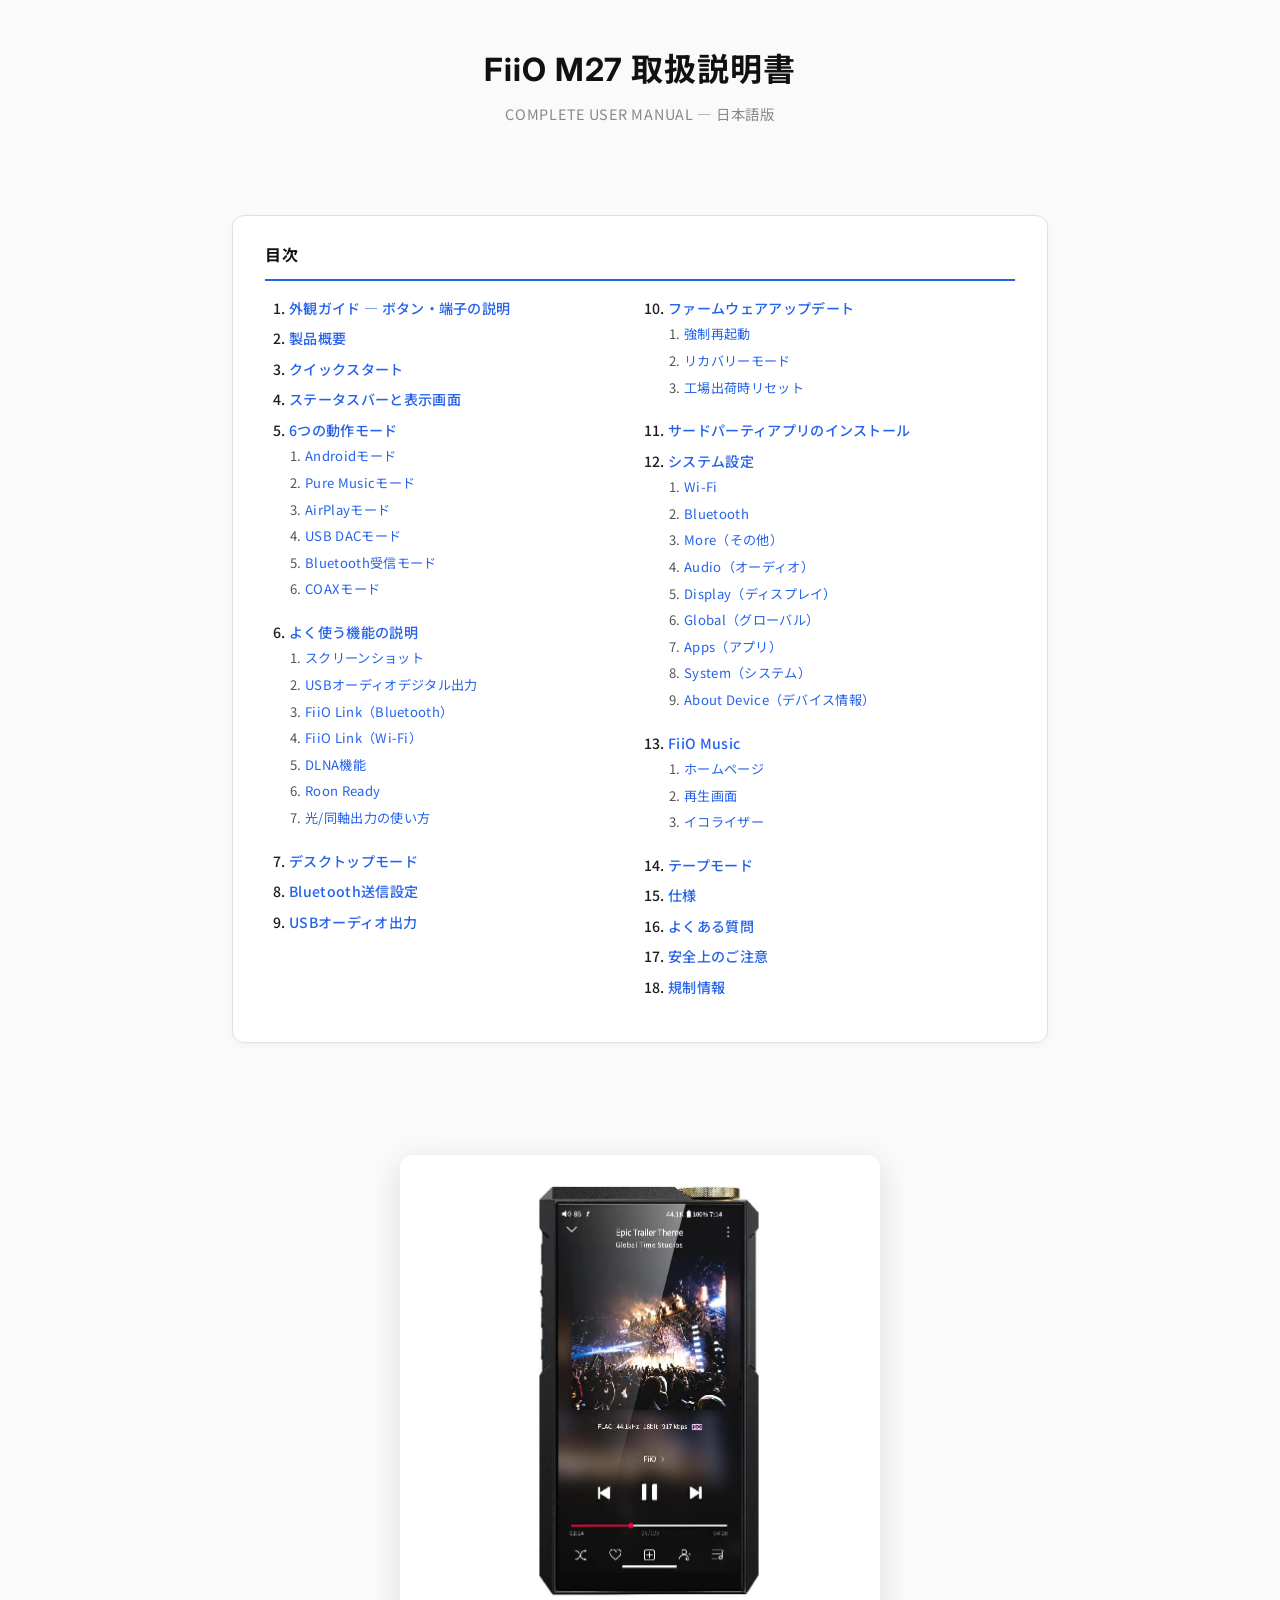
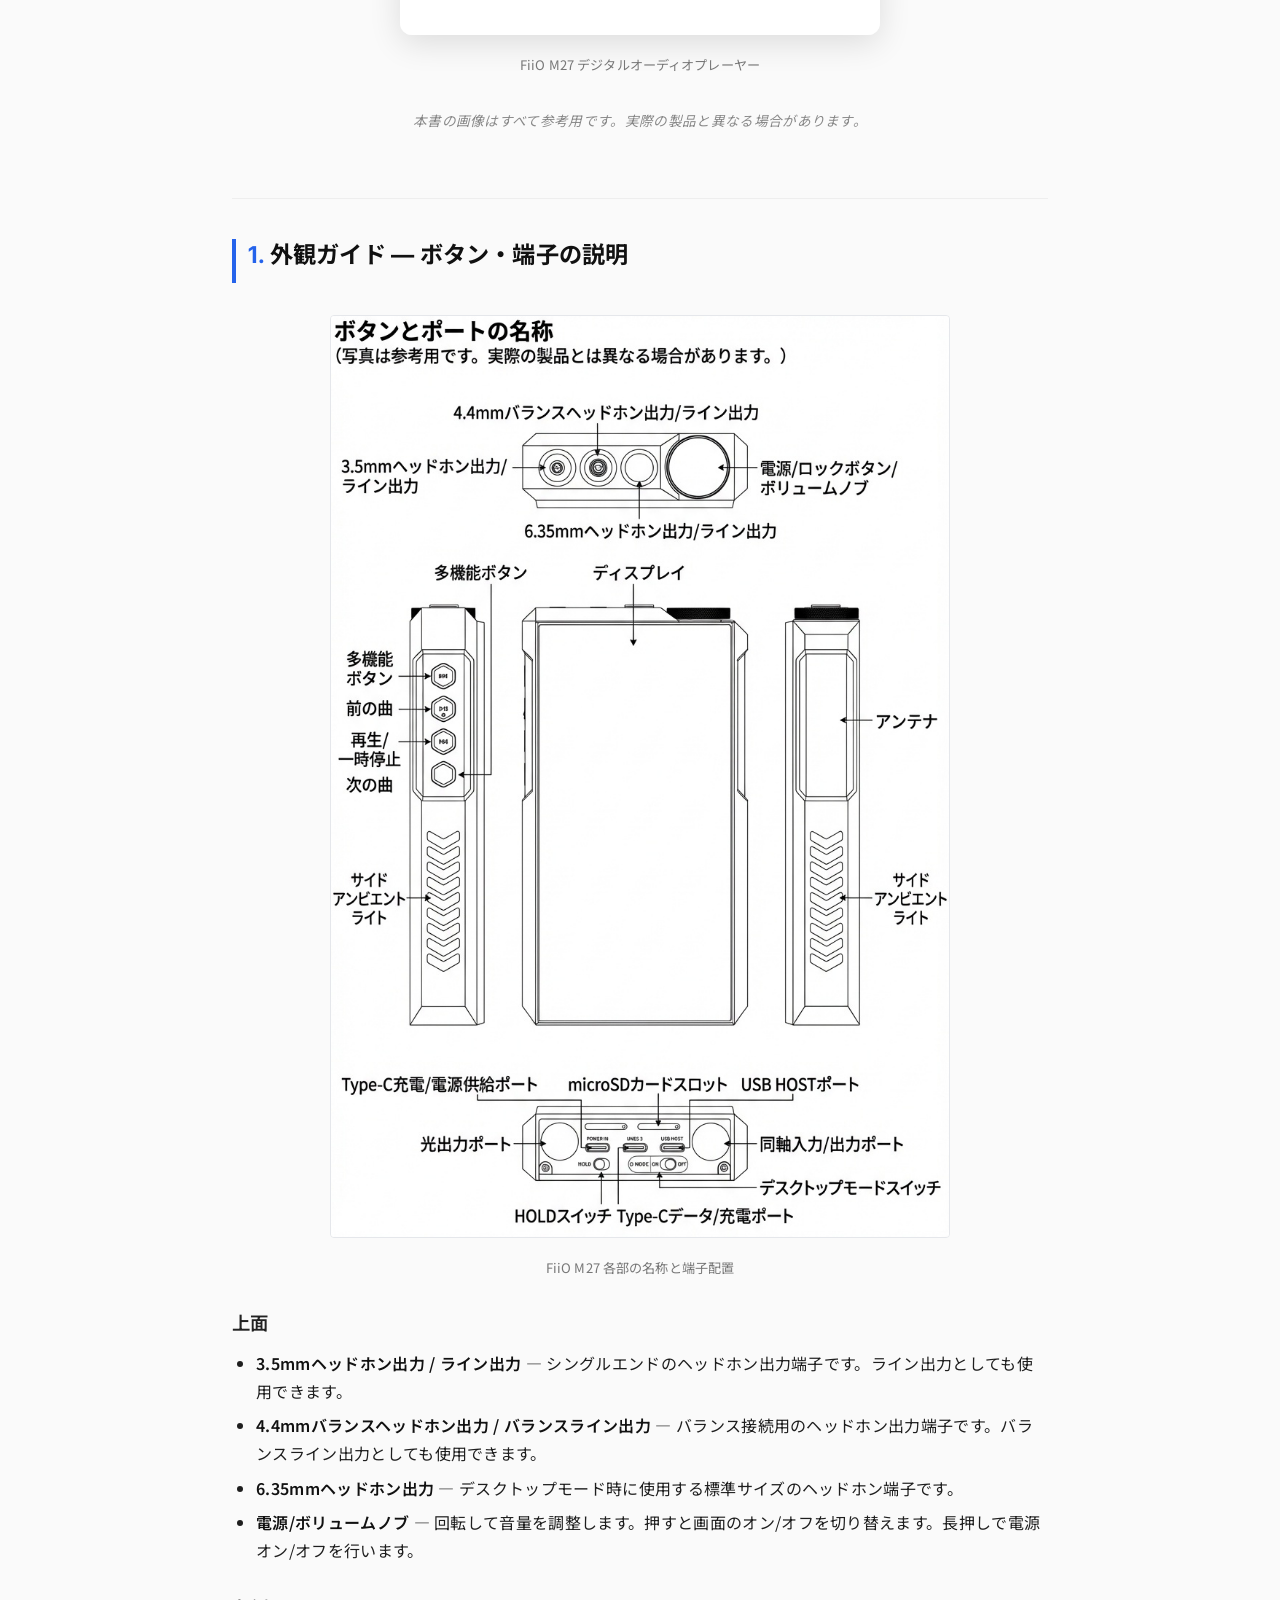
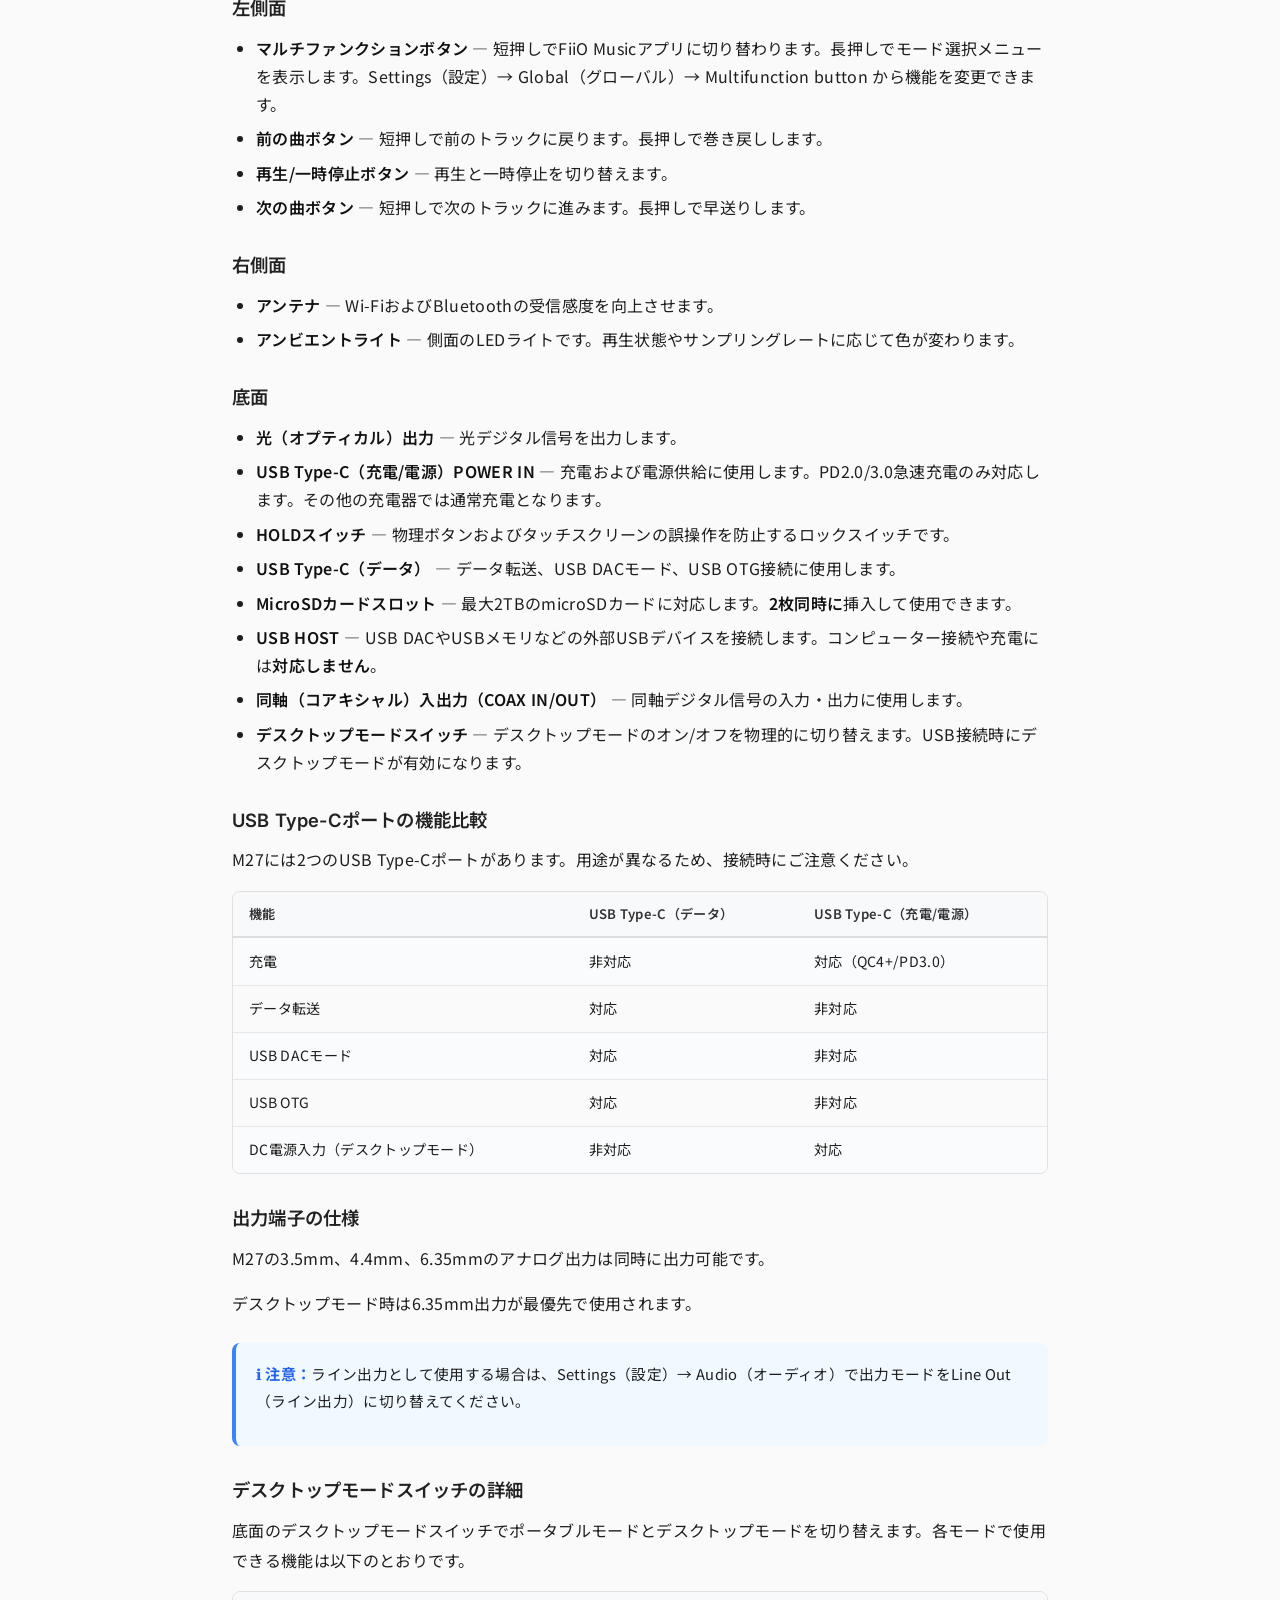
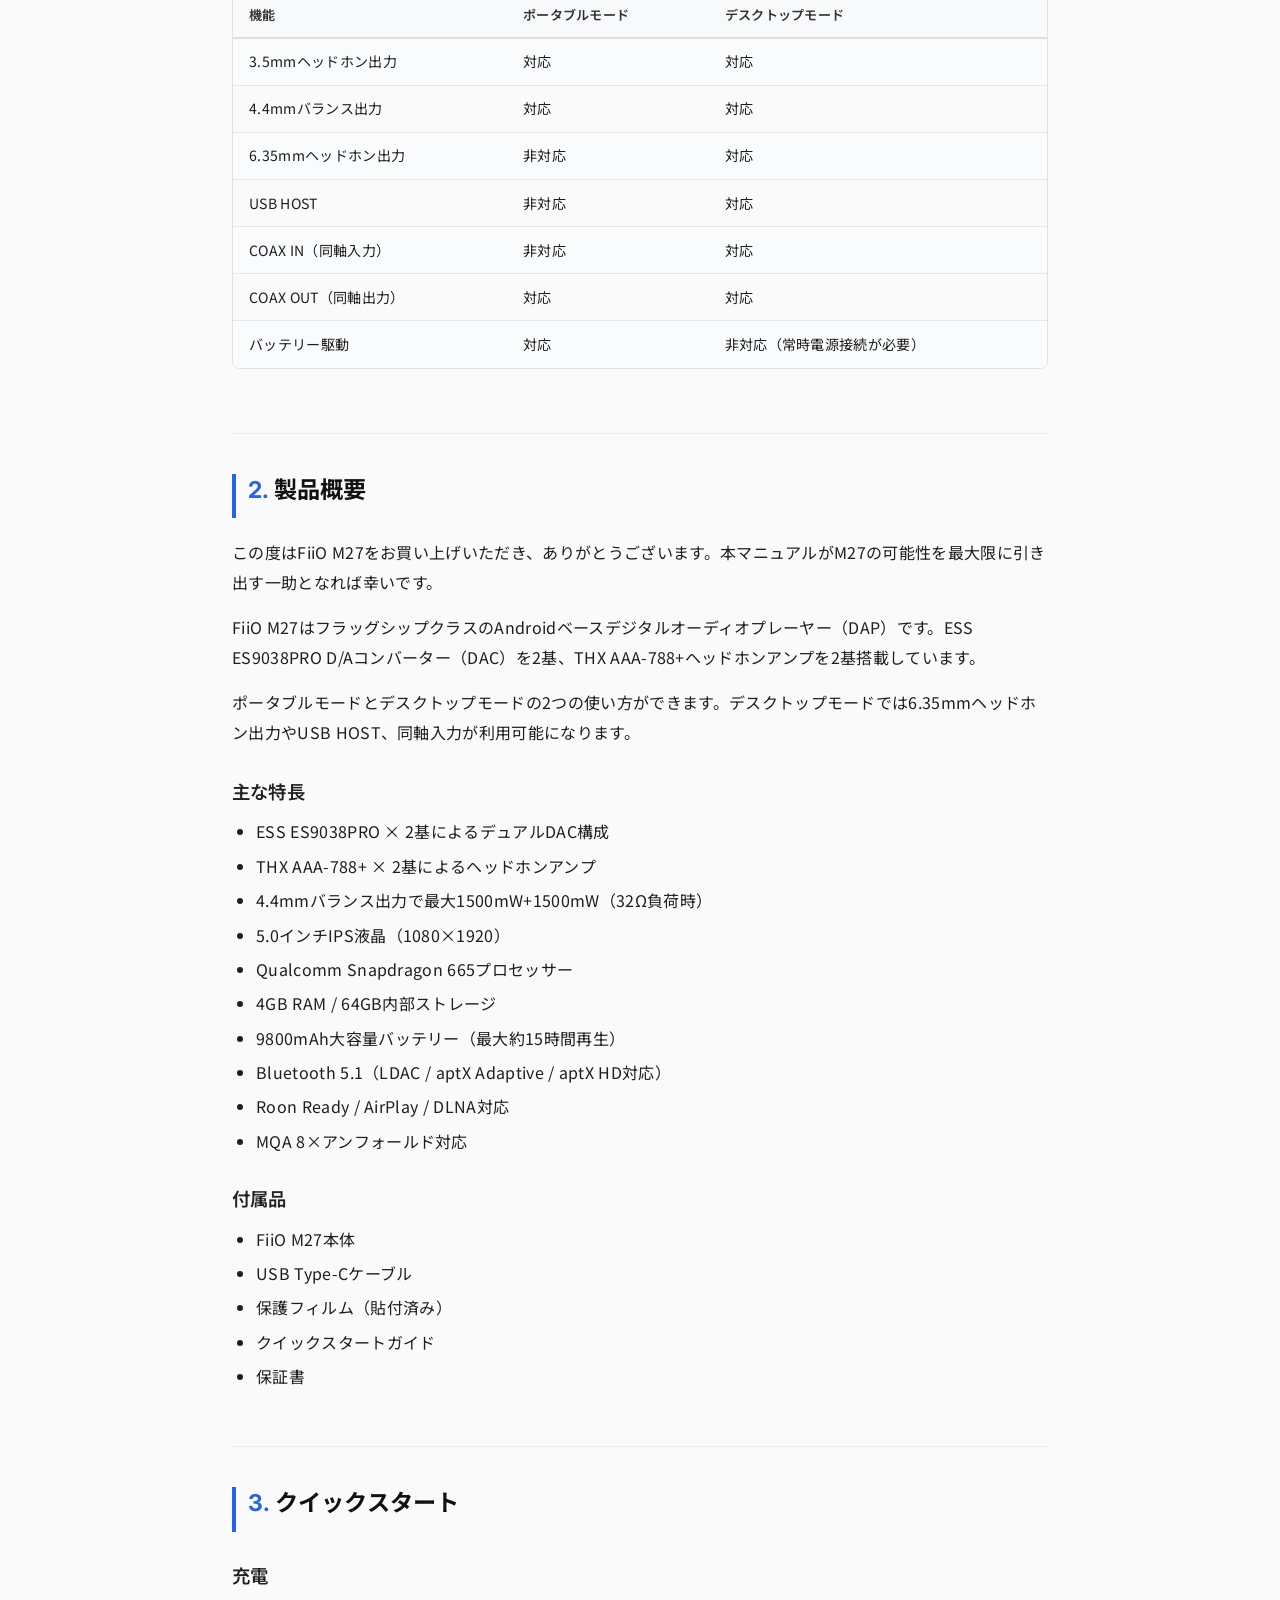
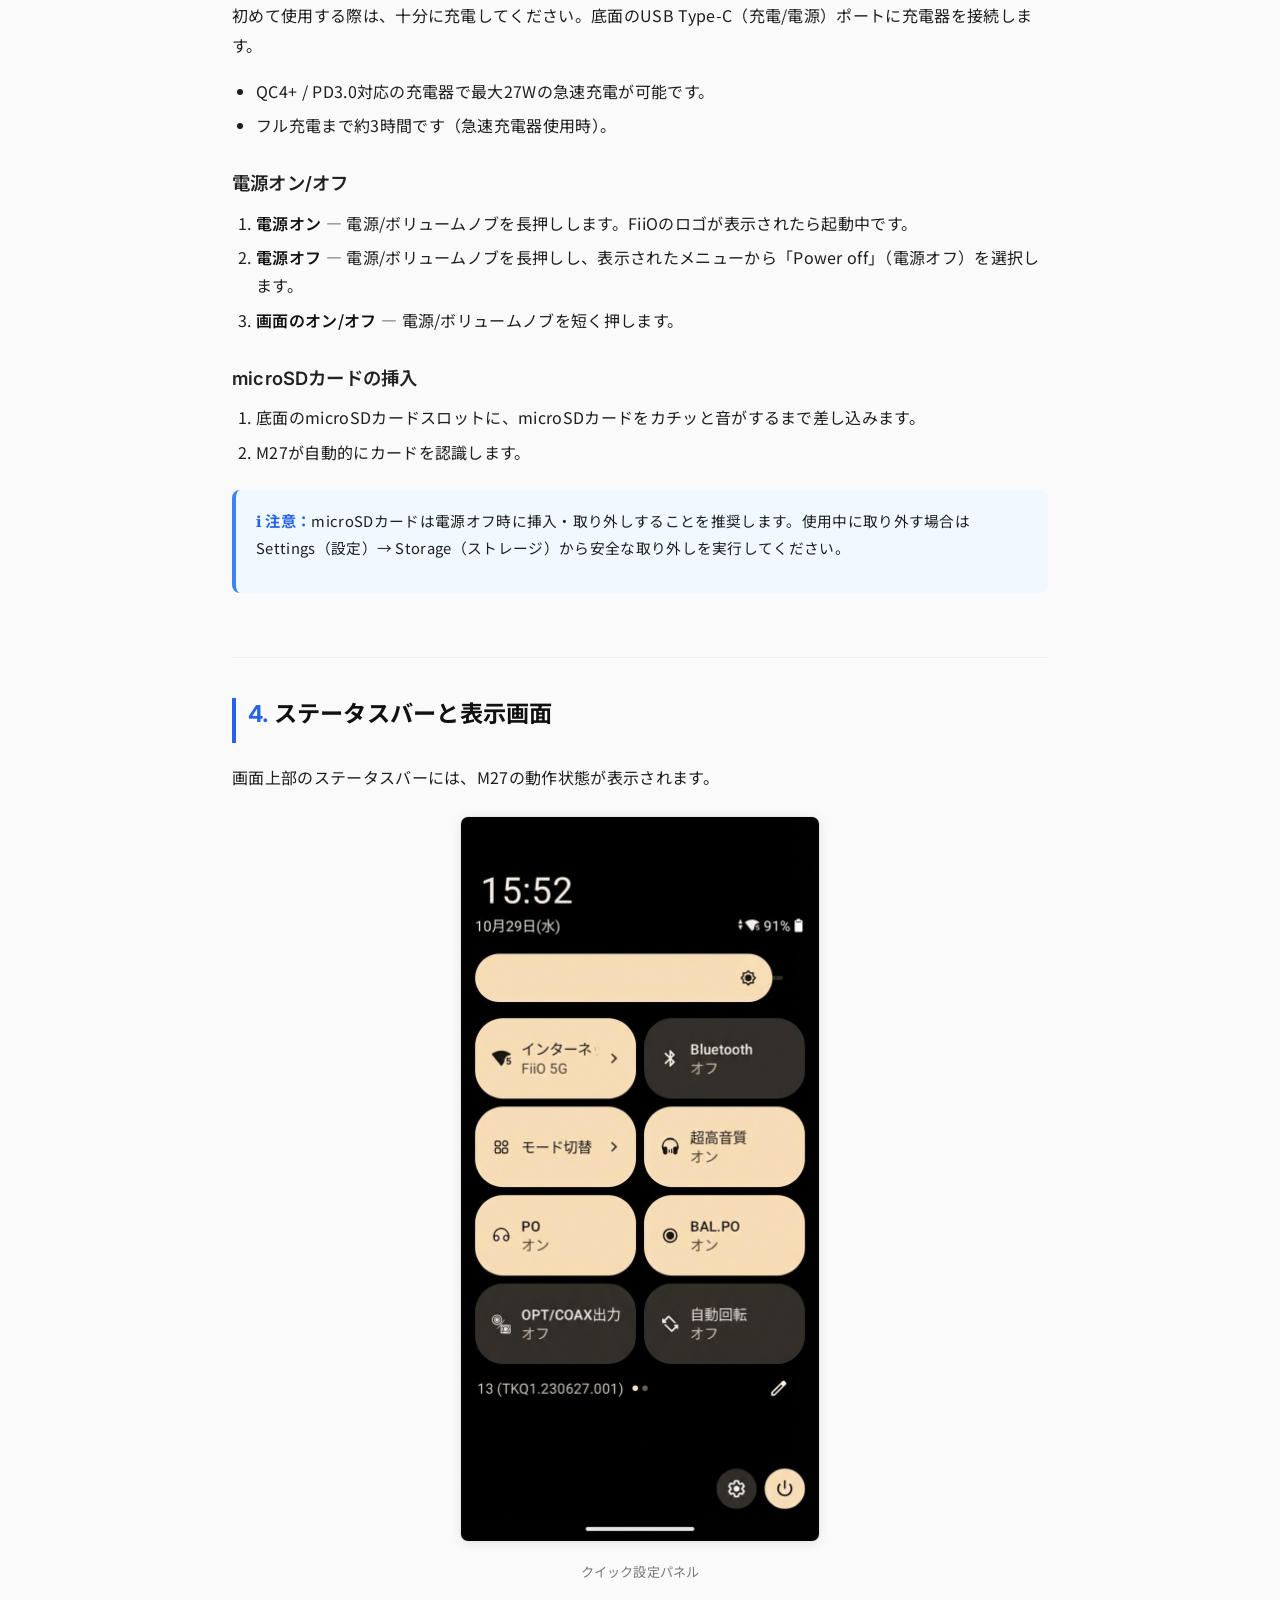
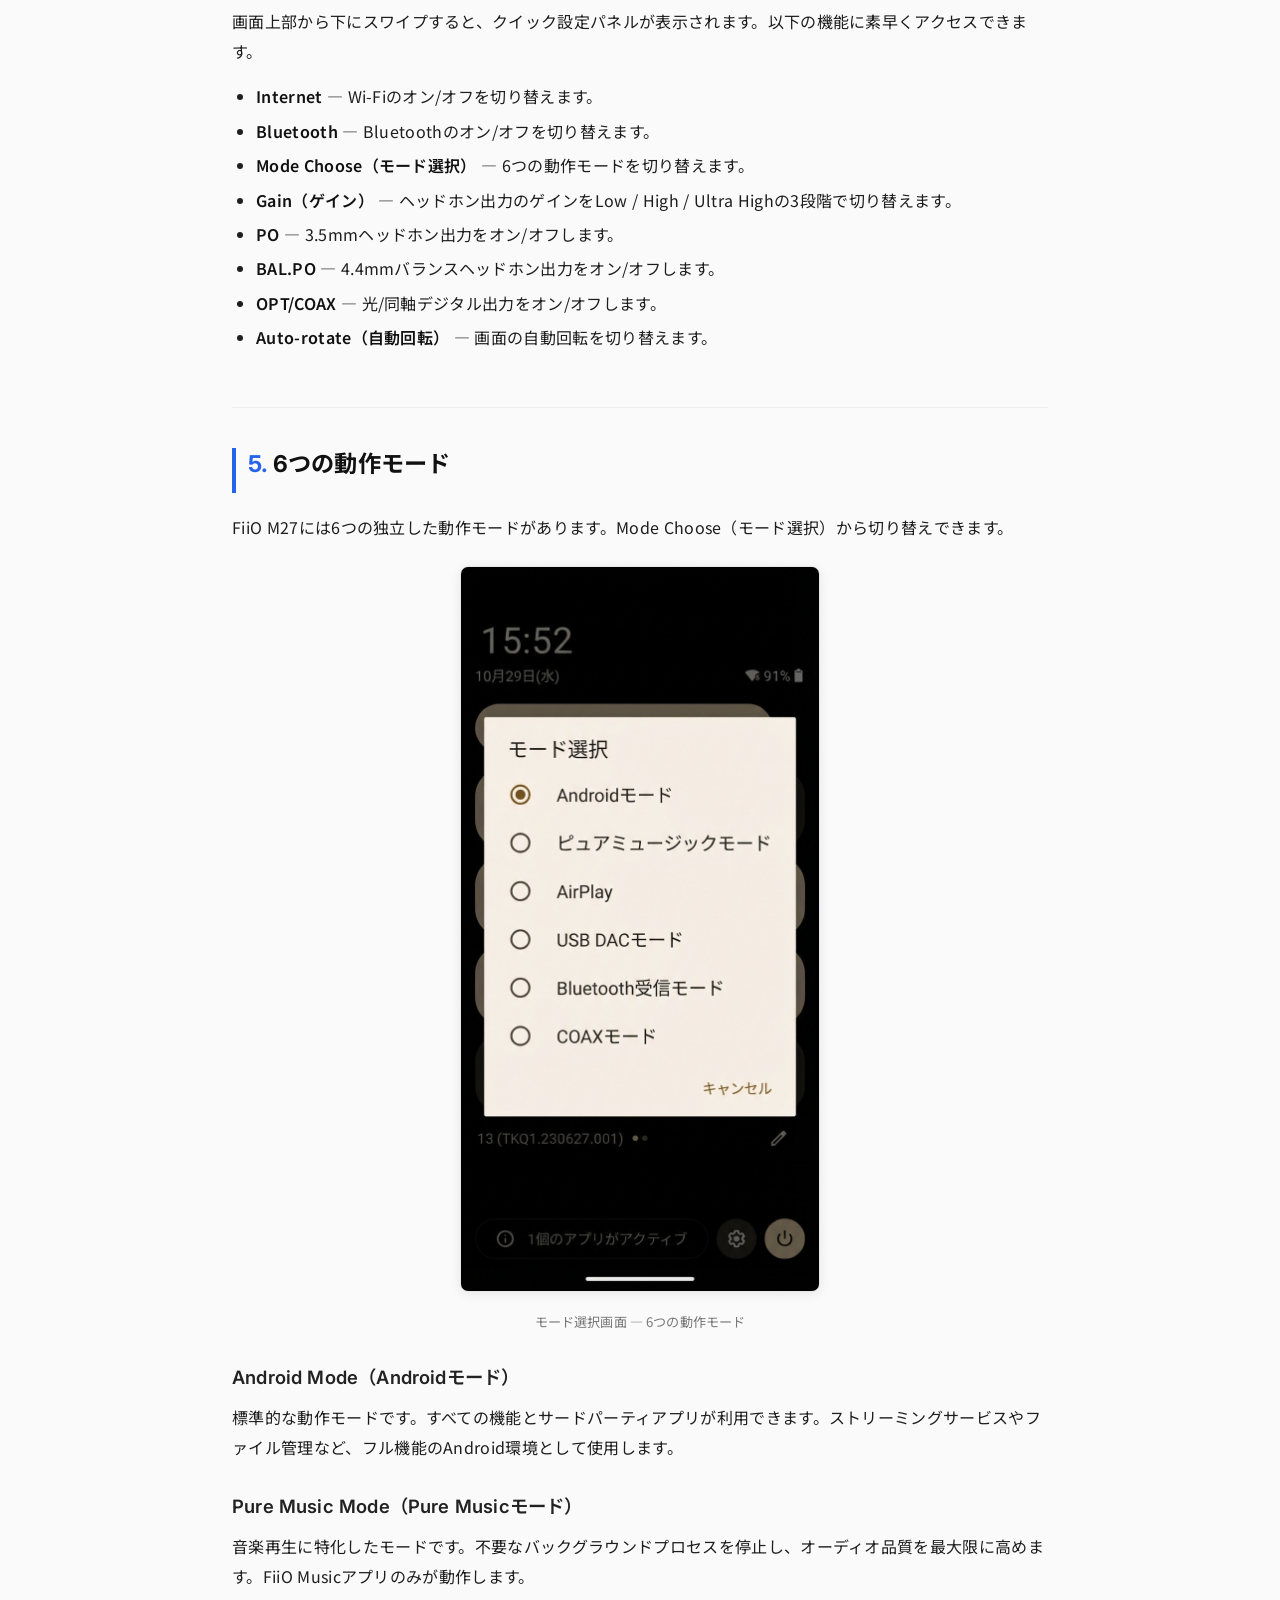
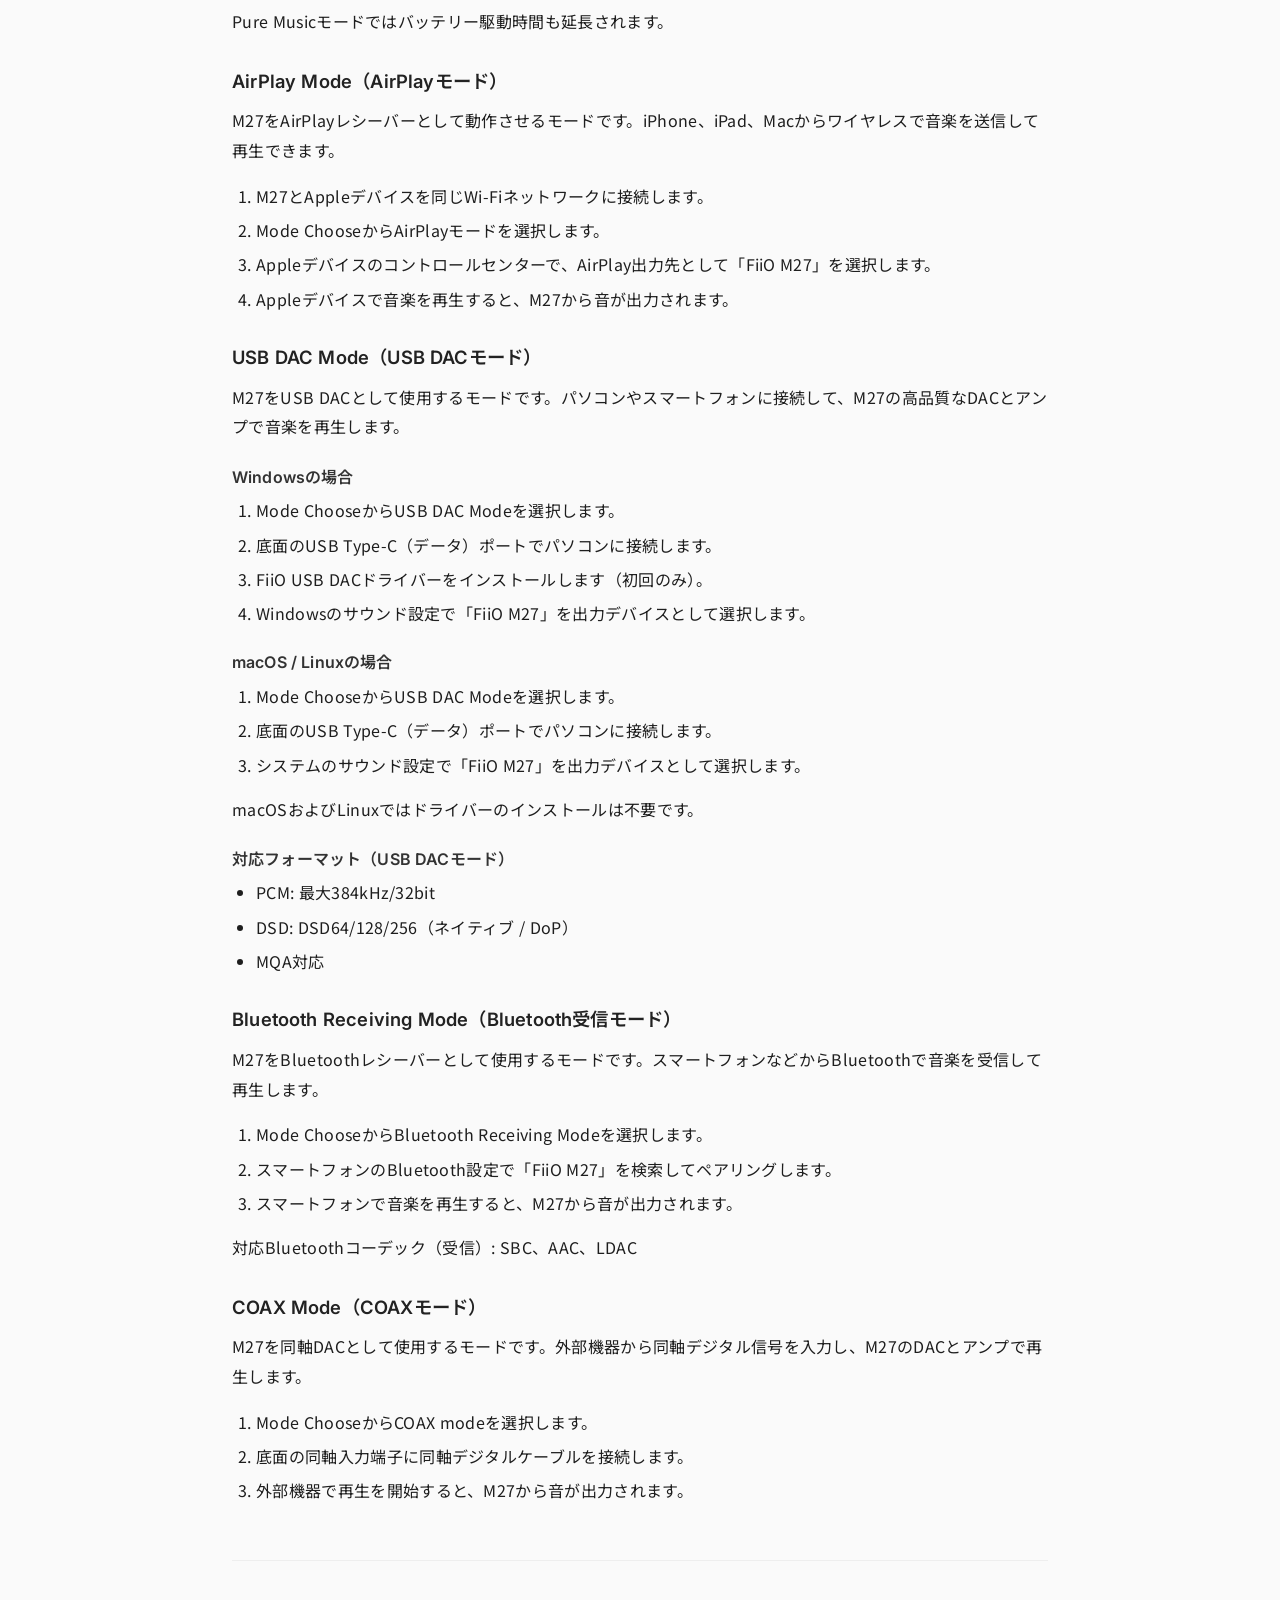
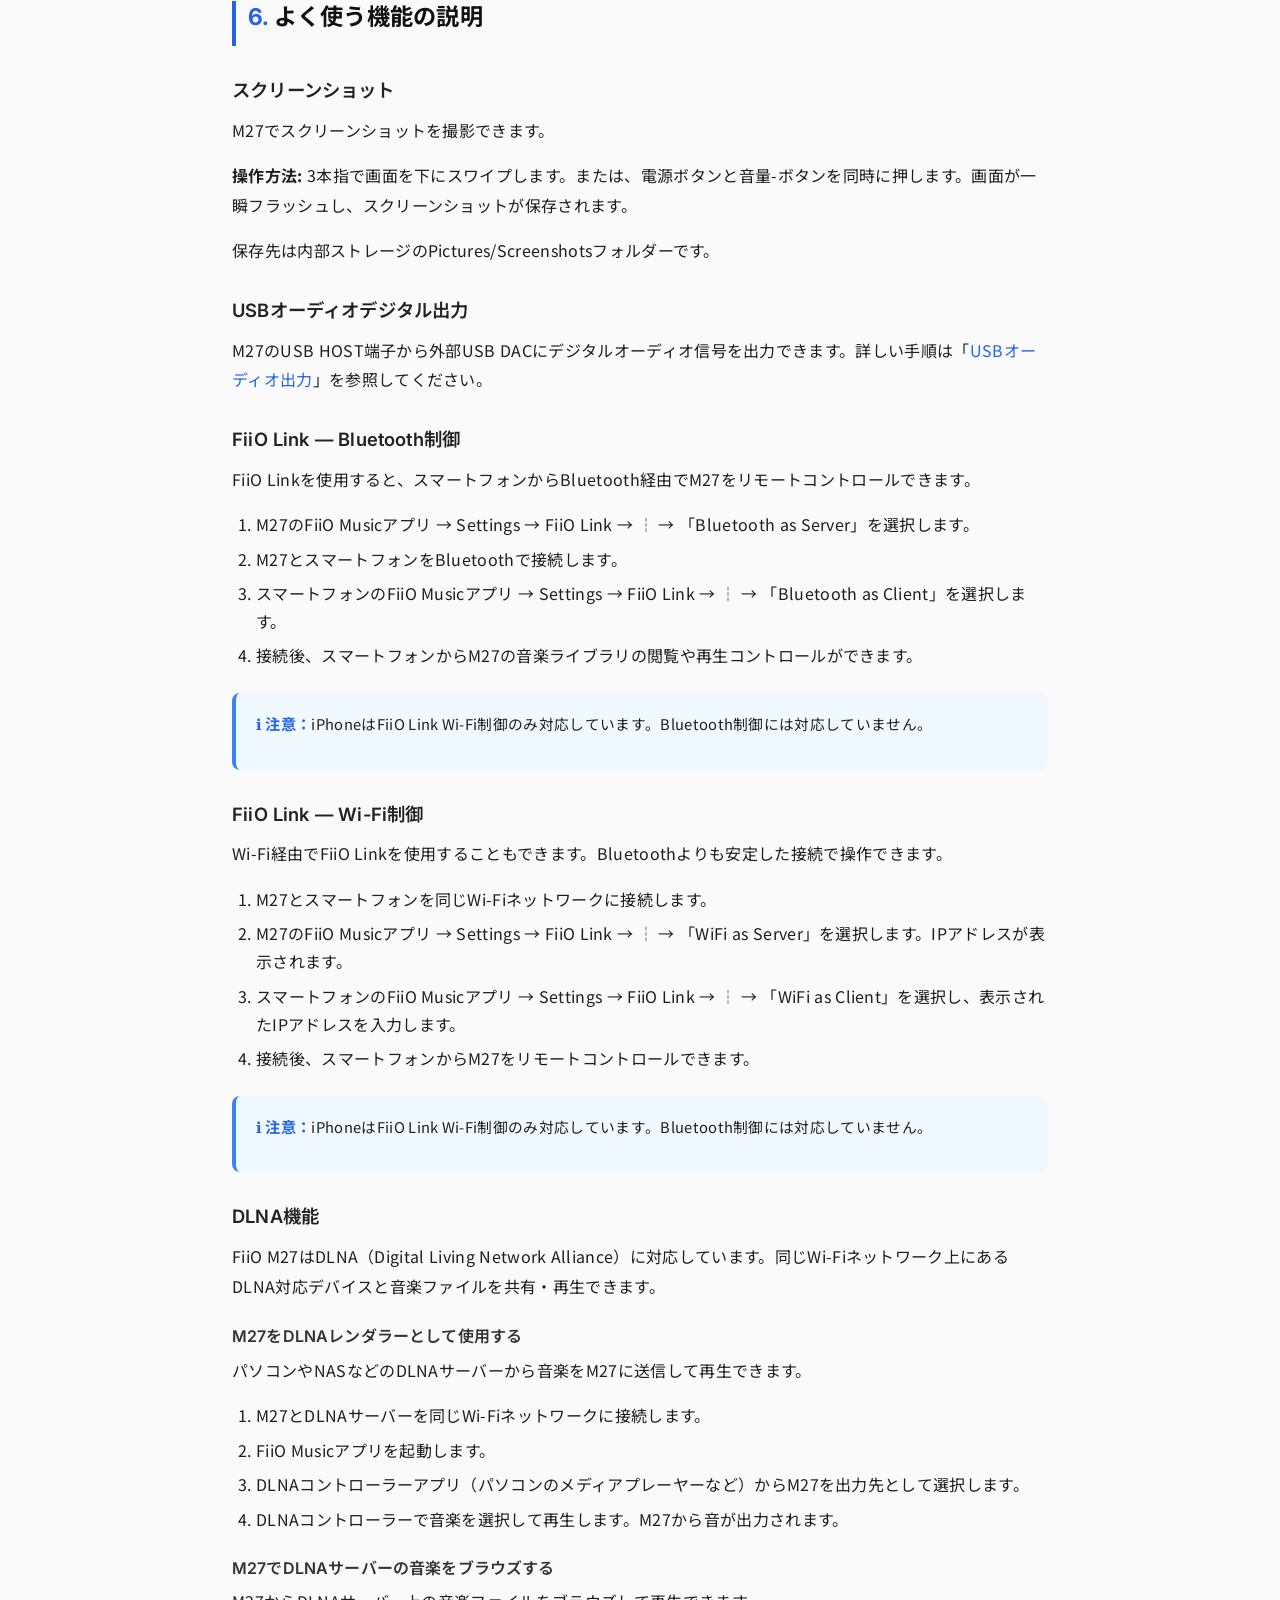
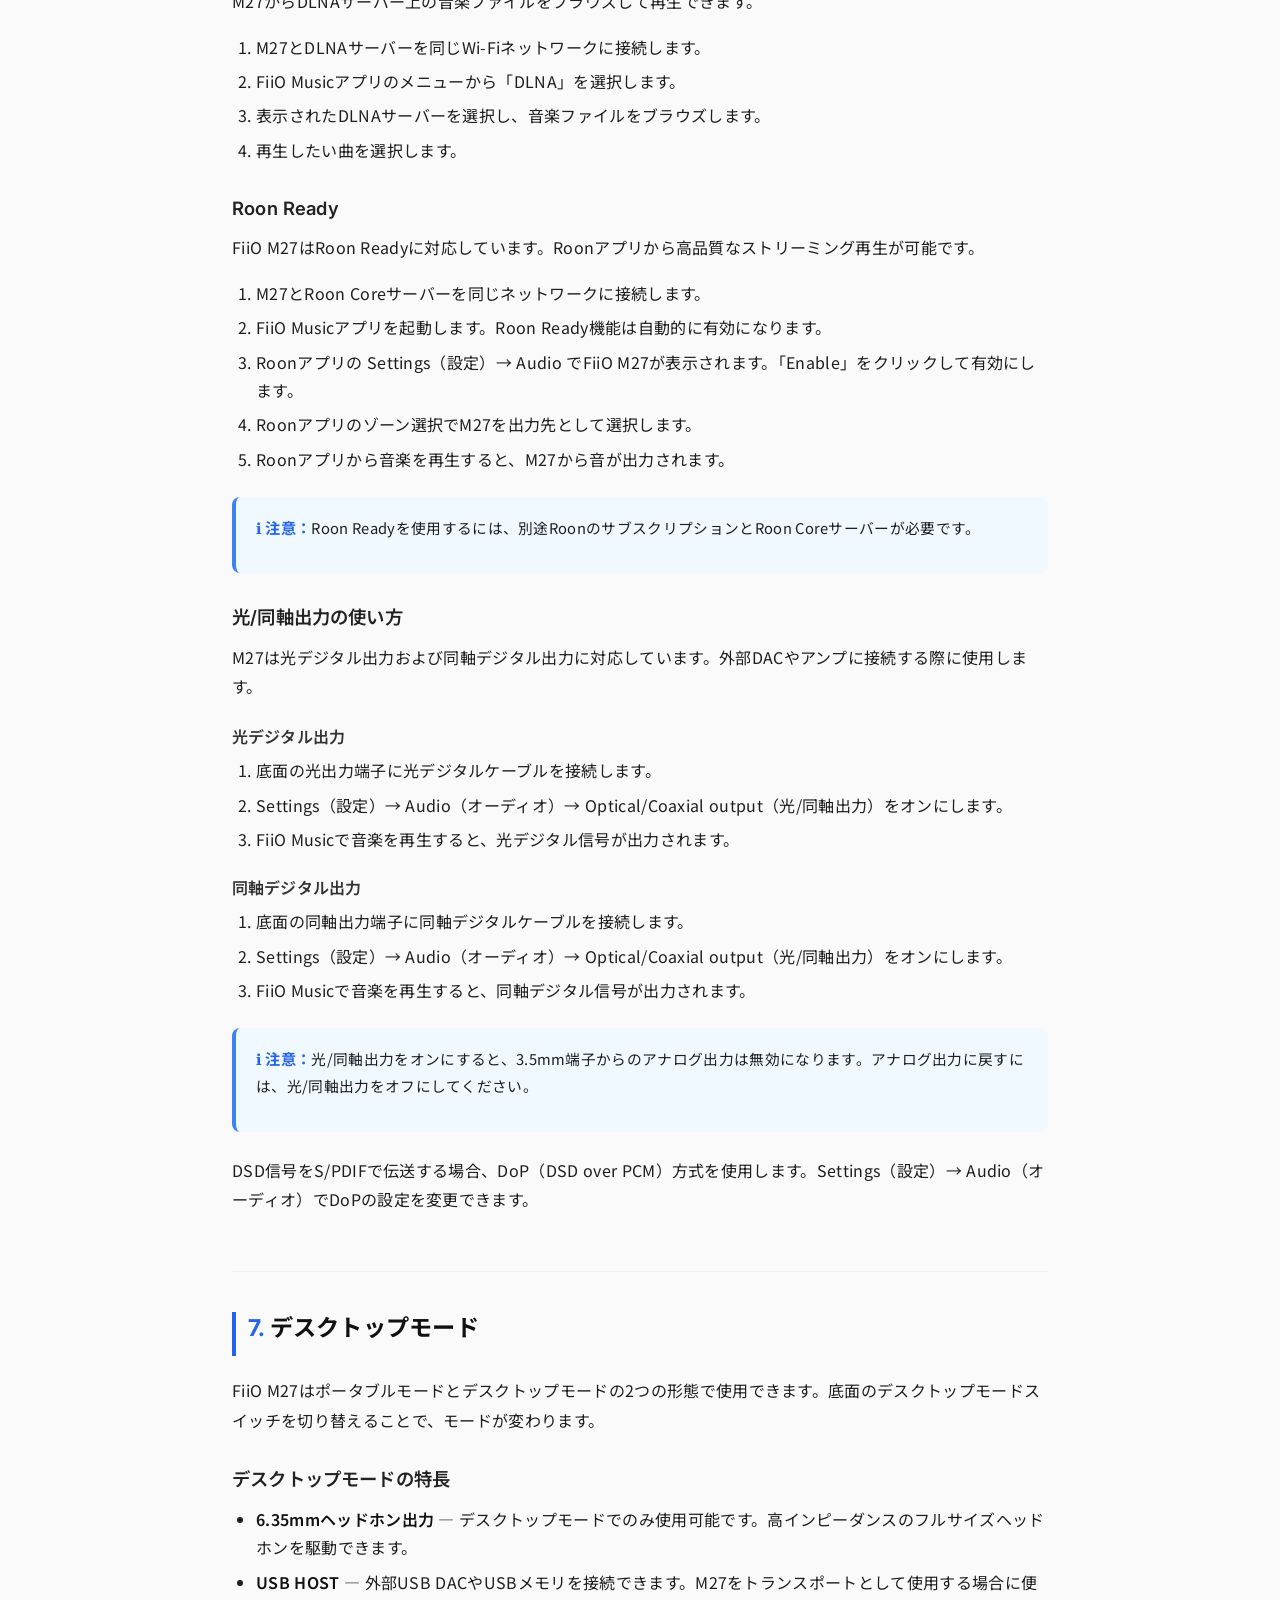
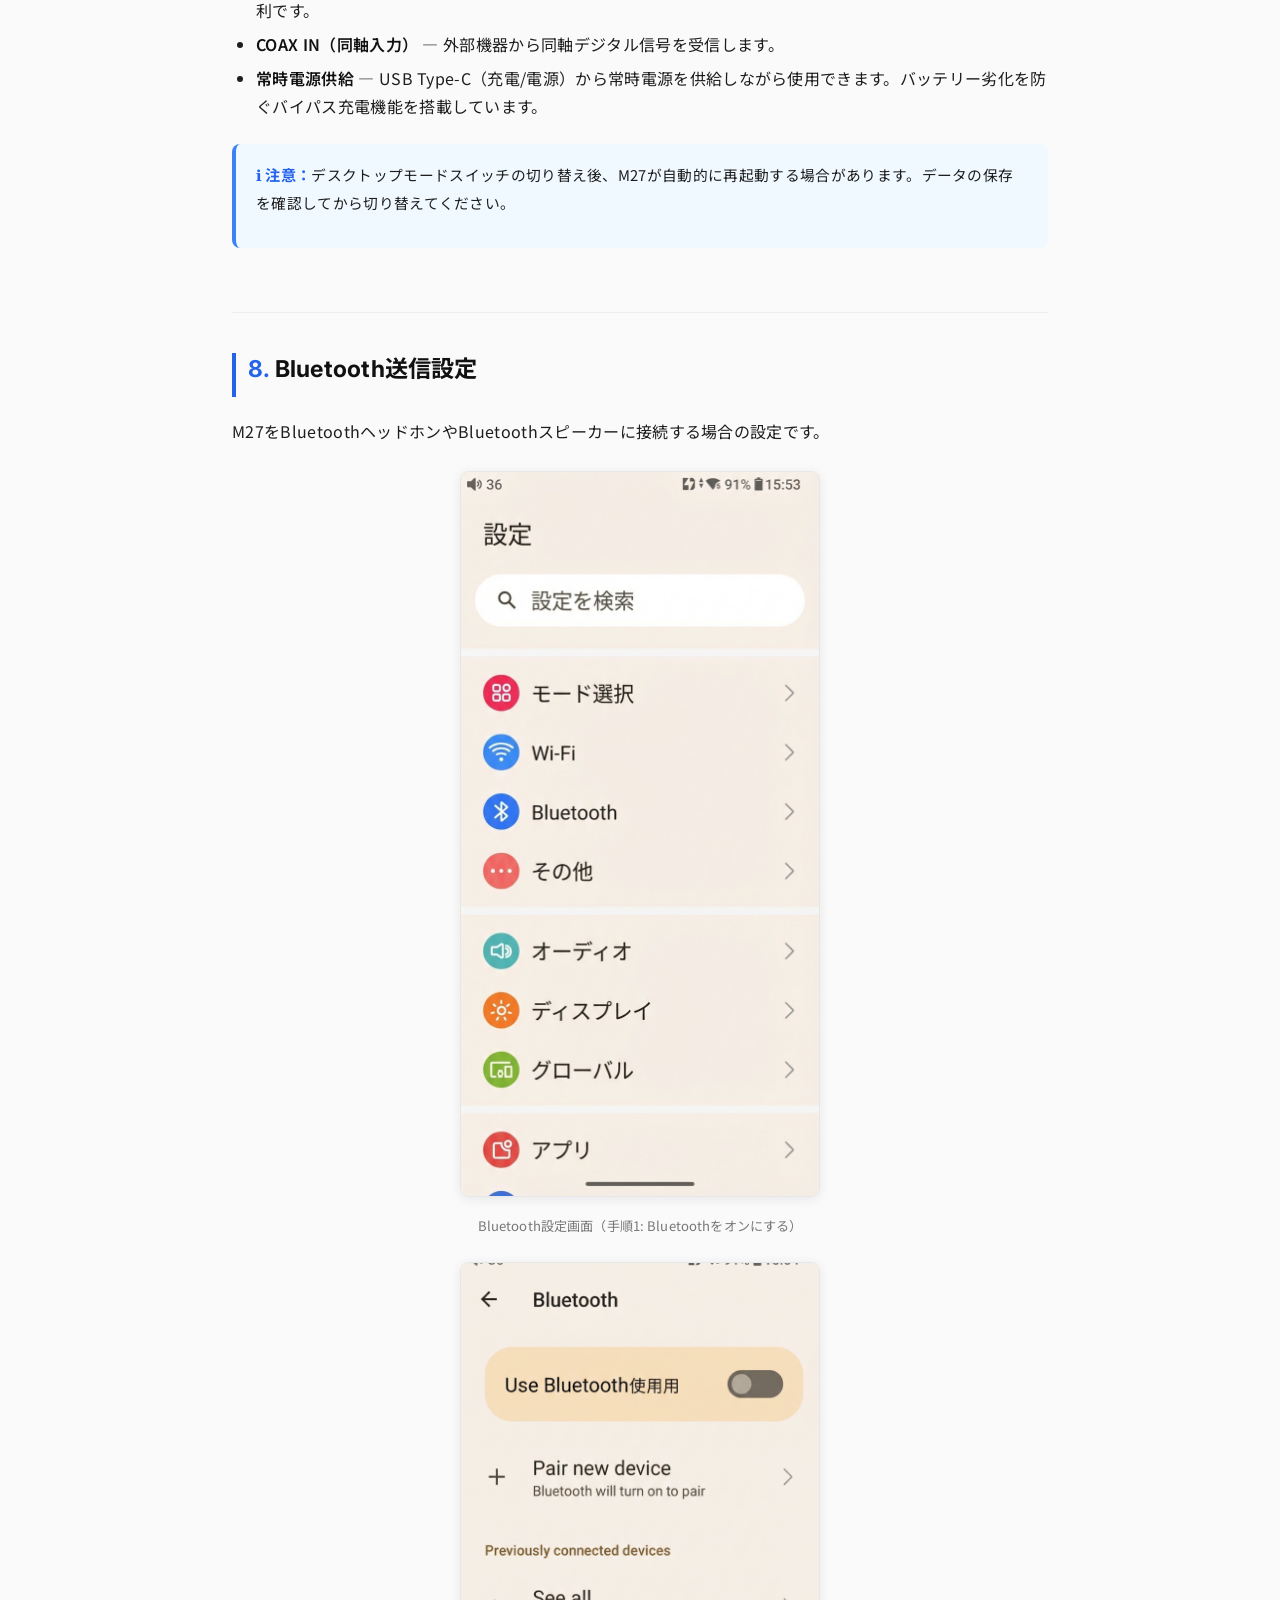
<file: output/m27-manual-ja-v5/index.html>
<!DOCTYPE html>
<html lang="ja">
<head>
    <meta charset="UTF-8">
    <meta name="viewport" content="width=device-width, initial-scale=1.0">
    <link rel="preconnect" href="https://fonts.googleapis.com">
    <link rel="preconnect" href="https://fonts.gstatic.com" crossorigin>
    <link href="https://fonts.googleapis.com/css2?family=Inter:wght@400;500;600;700&family=Noto+Sans+JP:wght@400;500;600;700&display=swap" rel="stylesheet">
    <title>FiiO M27 取扱説明書</title>
    <link rel="stylesheet" href="style.css">
</head>
<body>
    <header>
        <h1>FiiO M27 取扱説明書</h1>
        <p class="subtitle">Complete User Manual — 日本語版</p>
    </header>

    <nav id="toc">
        <h2>目次</h2>
        <ol>
            <li><a href="#pictorial-guide">外観ガイド — ボタン・端子の説明</a></li>
            <li><a href="#product-overview">製品概要</a></li>
            <li><a href="#quick-start">クイックスタート</a></li>
            <li><a href="#status-bar">ステータスバーと表示画面</a></li>
            <li><a href="#working-modes">6つの動作モード</a>
                <ol>
                    <li><a href="#android-mode">Androidモード</a></li>
                    <li><a href="#pure-music-mode">Pure Musicモード</a></li>
                    <li><a href="#airplay-mode">AirPlayモード</a></li>
                    <li><a href="#usb-dac-mode">USB DACモード</a></li>
                    <li><a href="#bluetooth-receiving-mode">Bluetooth受信モード</a></li>
                    <li><a href="#coax-mode">COAXモード</a></li>
                </ol>
            </li>
            <li><a href="#common-functions">よく使う機能の説明</a>
                <ol>
                    <li><a href="#screenshot">スクリーンショット</a></li>
                    <li><a href="#usb-digital-output">USBオーディオデジタル出力</a></li>
                    <li><a href="#fiio-link-bt">FiiO Link（Bluetooth）</a></li>
                    <li><a href="#fiio-link-wifi">FiiO Link（Wi-Fi）</a></li>
                    <li><a href="#dlna-function">DLNA機能</a></li>
                    <li><a href="#roon-ready">Roon Ready</a></li>
                    <li><a href="#optical-coaxial-usage">光/同軸出力の使い方</a></li>
                </ol>
            </li>
            <li><a href="#desktop-mode">デスクトップモード</a></li>
            <li><a href="#bluetooth-settings">Bluetooth送信設定</a></li>
            <li><a href="#usb-audio">USBオーディオ出力</a></li>
            <li><a href="#firmware-upgrade">ファームウェアアップデート</a>
                <ol>
                    <li><a href="#force-reboot">強制再起動</a></li>
                    <li><a href="#recovery-mode">リカバリーモード</a></li>
                    <li><a href="#factory-reset-detail">工場出荷時リセット</a></li>
                </ol>
            </li>
            <li><a href="#third-party-apps">サードパーティアプリのインストール</a></li>
            <li><a href="#system-settings">システム設定</a>
                <ol>
                    <li><a href="#settings-wifi">Wi-Fi</a></li>
                    <li><a href="#settings-bluetooth">Bluetooth</a></li>
                    <li><a href="#settings-more">More（その他）</a></li>
                    <li><a href="#settings-audio">Audio（オーディオ）</a></li>
                    <li><a href="#settings-display">Display（ディスプレイ）</a></li>
                    <li><a href="#settings-global">Global（グローバル）</a></li>
                    <li><a href="#settings-apps">Apps（アプリ）</a></li>
                    <li><a href="#settings-system">System（システム）</a></li>
                    <li><a href="#settings-about">About Device（デバイス情報）</a></li>
                </ol>
            </li>
            <li><a href="#fiio-music">FiiO Music</a>
                <ol>
                    <li><a href="#fiio-music-home">ホームページ</a></li>
                    <li><a href="#fiio-music-playing">再生画面</a></li>
                    <li><a href="#fiio-music-eq">イコライザー</a></li>
                </ol>
            </li>
            <li><a href="#tape-mode">テープモード</a></li>
            <li><a href="#specifications">仕様</a></li>
            <li><a href="#faq">よくある質問</a></li>
            <li><a href="#safety-information">安全上のご注意</a></li>
            <li><a href="#regulatory-information">規制情報</a></li>
        </ol>
    </nav>

    <main>
        <!-- ============================================================
             Cover
             ============================================================ -->
        <section id="cover">
            <figure class="fig-cover">
                <img src="images/page1_img1.jpeg"
                     alt="FiiO M27の外観。再生画面を表示した正面図"
                     loading="lazy">
                <figcaption>FiiO M27 デジタルオーディオプレーヤー</figcaption>
            </figure>
            <p>本書の画像はすべて参考用です。実際の製品と異なる場合があります。</p>
        </section>

        <!-- ============================================================
             1. Pictorial Guide
             ============================================================ -->
        <section id="pictorial-guide">
            <h2>外観ガイド — ボタン・端子の説明</h2>

            <figure class="fig-hardware">
                <img src="images/page6_img1.jpeg"
                     alt="M27の各部名称図。上面に3.5mm端子、4.4mmバランス端子、6.35mmヘッドホン出力、電源/ボリュームノブ。左側面にマルチファンクションボタンと曲送り/再生/曲戻しボタン。右側面にアンテナ。底面に光（オプティカル）出力、Type-C充電ポート、HOLDスイッチ、Type-Cデータポート、microSDスロット、USB HOST、同軸入出力、デスクトップモードスイッチ"
                     loading="lazy">
                <figcaption>FiiO M27 各部の名称と端子配置</figcaption>
            </figure>

            <h3>上面</h3>
            <ul>
                <li><strong>3.5mmヘッドホン出力 / ライン出力</strong> — シングルエンドのヘッドホン出力端子です。ライン出力としても使用できます。</li>
                <li><strong>4.4mmバランスヘッドホン出力 / バランスライン出力</strong> — バランス接続用のヘッドホン出力端子です。バランスライン出力としても使用できます。</li>
                <li><strong>6.35mmヘッドホン出力</strong> — デスクトップモード時に使用する標準サイズのヘッドホン端子です。</li>
                <li><strong>電源/ボリュームノブ</strong> — 回転して音量を調整します。押すと画面のオン/オフを切り替えます。長押しで電源オン/オフを行います。</li>
            </ul>

            <h3>左側面</h3>
            <ul>
                <li><strong>マルチファンクションボタン</strong> — 短押しでFiiO Musicアプリに切り替わります。長押しでモード選択メニューを表示します。Settings（設定）→ Global（グローバル）→ Multifunction button から機能を変更できます。</li>
                <li><strong>前の曲ボタン</strong> — 短押しで前のトラックに戻ります。長押しで巻き戻しします。</li>
                <li><strong>再生/一時停止ボタン</strong> — 再生と一時停止を切り替えます。</li>
                <li><strong>次の曲ボタン</strong> — 短押しで次のトラックに進みます。長押しで早送りします。</li>
            </ul>

            <h3>右側面</h3>
            <ul>
                <li><strong>アンテナ</strong> — Wi-FiおよびBluetoothの受信感度を向上させます。</li>
                <li><strong>アンビエントライト</strong> — 側面のLEDライトです。再生状態やサンプリングレートに応じて色が変わります。</li>
            </ul>

            <h3>底面</h3>
            <ul>
                <li><strong>光（オプティカル）出力</strong> — 光デジタル信号を出力します。</li>
                <li><strong>USB Type-C（充電/電源）POWER IN</strong> — 充電および電源供給に使用します。PD2.0/3.0急速充電のみ対応します。その他の充電器では通常充電となります。</li>
                <li><strong>HOLDスイッチ</strong> — 物理ボタンおよびタッチスクリーンの誤操作を防止するロックスイッチです。</li>
                <li><strong>USB Type-C（データ）</strong> — データ転送、USB DACモード、USB OTG接続に使用します。</li>
                <li><strong>MicroSDカードスロット</strong> — 最大2TBのmicroSDカードに対応します。<strong>2枚同時に</strong>挿入して使用できます。</li>
                <li><strong>USB HOST</strong> — USB DACやUSBメモリなどの外部USBデバイスを接続します。コンピューター接続や充電には<strong>対応しません</strong>。</li>
                <li><strong>同軸（コアキシャル）入出力（COAX IN/OUT）</strong> — 同軸デジタル信号の入力・出力に使用します。</li>
                <li><strong>デスクトップモードスイッチ</strong> — デスクトップモードのオン/オフを物理的に切り替えます。USB接続時にデスクトップモードが有効になります。</li>
            </ul>

            <h3>USB Type-Cポートの機能比較</h3>
            <p>M27には2つのUSB Type-Cポートがあります。用途が異なるため、接続時にご注意ください。</p>
            <div class="table-wrapper">
                <table>
                    <tr>
                        <th>機能</th>
                        <th>USB Type-C（データ）</th>
                        <th>USB Type-C（充電/電源）</th>
                    </tr>
                    <tr>
                        <td>充電</td>
                        <td>非対応</td>
                        <td>対応（QC4+/PD3.0）</td>
                    </tr>
                    <tr>
                        <td>データ転送</td>
                        <td>対応</td>
                        <td>非対応</td>
                    </tr>
                    <tr>
                        <td>USB DACモード</td>
                        <td>対応</td>
                        <td>非対応</td>
                    </tr>
                    <tr>
                        <td>USB OTG</td>
                        <td>対応</td>
                        <td>非対応</td>
                    </tr>
                    <tr>
                        <td>DC電源入力（デスクトップモード）</td>
                        <td>非対応</td>
                        <td>対応</td>
                    </tr>
                </table>
            </div>

            <h3>出力端子の仕様</h3>
            <p>M27の3.5mm、4.4mm、6.35mmのアナログ出力は同時に出力可能です。</p>
            <p>デスクトップモード時は6.35mm出力が最優先で使用されます。</p>

            <div class="warning-notice">
                <p><span class="warning-label">注意：</span>ライン出力として使用する場合は、Settings（設定）→ Audio（オーディオ）で出力モードをLine Out（ライン出力）に切り替えてください。</p>
            </div>

            <h3>デスクトップモードスイッチの詳細</h3>
            <p>底面のデスクトップモードスイッチでポータブルモードとデスクトップモードを切り替えます。各モードで使用できる機能は以下のとおりです。</p>
            <div class="table-wrapper">
                <table>
                    <tr>
                        <th>機能</th>
                        <th>ポータブルモード</th>
                        <th>デスクトップモード</th>
                    </tr>
                    <tr>
                        <td>3.5mmヘッドホン出力</td>
                        <td>対応</td>
                        <td>対応</td>
                    </tr>
                    <tr>
                        <td>4.4mmバランス出力</td>
                        <td>対応</td>
                        <td>対応</td>
                    </tr>
                    <tr>
                        <td>6.35mmヘッドホン出力</td>
                        <td>非対応</td>
                        <td>対応</td>
                    </tr>
                    <tr>
                        <td>USB HOST</td>
                        <td>非対応</td>
                        <td>対応</td>
                    </tr>
                    <tr>
                        <td>COAX IN（同軸入力）</td>
                        <td>非対応</td>
                        <td>対応</td>
                    </tr>
                    <tr>
                        <td>COAX OUT（同軸出力）</td>
                        <td>対応</td>
                        <td>対応</td>
                    </tr>
                    <tr>
                        <td>バッテリー駆動</td>
                        <td>対応</td>
                        <td>非対応（常時電源接続が必要）</td>
                    </tr>
                </table>
            </div>
        </section>

        <!-- ============================================================
             2. Product Overview
             ============================================================ -->
        <section id="product-overview">
            <h2>製品概要</h2>
            <p>この度はFiiO M27をお買い上げいただき、ありがとうございます。本マニュアルがM27の可能性を最大限に引き出す一助となれば幸いです。</p>
            <p>FiiO M27はフラッグシップクラスのAndroidベースデジタルオーディオプレーヤー（DAP）です。ESS ES9038PRO D/Aコンバーター（DAC）を2基、THX AAA-788+ヘッドホンアンプを2基搭載しています。</p>
            <p>ポータブルモードとデスクトップモードの2つの使い方ができます。デスクトップモードでは6.35mmヘッドホン出力やUSB HOST、同軸入力が利用可能になります。</p>

            <h3>主な特長</h3>
            <ul>
                <li>ESS ES9038PRO × 2基によるデュアルDAC構成</li>
                <li>THX AAA-788+ × 2基によるヘッドホンアンプ</li>
                <li>4.4mmバランス出力で最大1500mW+1500mW（32Ω負荷時）</li>
                <li>5.0インチIPS液晶（1080×1920）</li>
                <li>Qualcomm Snapdragon 665プロセッサー</li>
                <li>4GB RAM / 64GB内部ストレージ</li>
                <li>9800mAh大容量バッテリー（最大約15時間再生）</li>
                <li>Bluetooth 5.1（LDAC / aptX Adaptive / aptX HD対応）</li>
                <li>Roon Ready / AirPlay / DLNA対応</li>
                <li>MQA 8×アンフォールド対応</li>
            </ul>

            <h3>付属品</h3>
            <ul>
                <li>FiiO M27本体</li>
                <li>USB Type-Cケーブル</li>
                <li>保護フィルム（貼付済み）</li>
                <li>クイックスタートガイド</li>
                <li>保証書</li>
            </ul>
        </section>

        <!-- ============================================================
             3. Quick Start
             ============================================================ -->
        <section id="quick-start">
            <h2>クイックスタート</h2>

            <h3>充電</h3>
            <p>初めて使用する際は、十分に充電してください。底面のUSB Type-C（充電/電源）ポートに充電器を接続します。</p>
            <ul>
                <li>QC4+ / PD3.0対応の充電器で最大27Wの急速充電が可能です。</li>
                <li>フル充電まで約3時間です（急速充電器使用時）。</li>
            </ul>

            <h3>電源オン/オフ</h3>
            <ol>
                <li><strong>電源オン</strong> — 電源/ボリュームノブを長押しします。FiiOのロゴが表示されたら起動中です。</li>
                <li><strong>電源オフ</strong> — 電源/ボリュームノブを長押しし、表示されたメニューから「Power off」（電源オフ）を選択します。</li>
                <li><strong>画面のオン/オフ</strong> — 電源/ボリュームノブを短く押します。</li>
            </ol>

            <h3>microSDカードの挿入</h3>
            <ol>
                <li>底面のmicroSDカードスロットに、microSDカードをカチッと音がするまで差し込みます。</li>
                <li>M27が自動的にカードを認識します。</li>
            </ol>

            <div class="warning-notice">
                <p><span class="warning-label">注意：</span>microSDカードは電源オフ時に挿入・取り外しすることを推奨します。使用中に取り外す場合はSettings（設定）→ Storage（ストレージ）から安全な取り外しを実行してください。</p>
            </div>
        </section>

        <!-- ============================================================
             4. Status Bar
             ============================================================ -->
        <section id="status-bar">
            <h2>ステータスバーと表示画面</h2>
            <p>画面上部のステータスバーには、M27の動作状態が表示されます。</p>

            <figure class="fig-phone">
                <img src="images/page12_img1.jpeg"
                     alt="M27のクイック設定パネル。Internet、Bluetooth、Mode Choose、Ultra Highゲイン、PO、BAL.PO、OPT/COAX出力、Auto-rotateのトグルが表示されている"
                     loading="lazy">
                <figcaption>クイック設定パネル</figcaption>
            </figure>

            <p>画面上部から下にスワイプすると、クイック設定パネルが表示されます。以下の機能に素早くアクセスできます。</p>
            <ul>
                <li><strong>Internet</strong> — Wi-Fiのオン/オフを切り替えます。</li>
                <li><strong>Bluetooth</strong> — Bluetoothのオン/オフを切り替えます。</li>
                <li><strong>Mode Choose（モード選択）</strong> — 6つの動作モードを切り替えます。</li>
                <li><strong>Gain（ゲイン）</strong> — ヘッドホン出力のゲインをLow / High / Ultra Highの3段階で切り替えます。</li>
                <li><strong>PO</strong> — 3.5mmヘッドホン出力をオン/オフします。</li>
                <li><strong>BAL.PO</strong> — 4.4mmバランスヘッドホン出力をオン/オフします。</li>
                <li><strong>OPT/COAX</strong> — 光/同軸デジタル出力をオン/オフします。</li>
                <li><strong>Auto-rotate（自動回転）</strong> — 画面の自動回転を切り替えます。</li>
            </ul>
        </section>

        <!-- ============================================================
             5. Working Modes
             ============================================================ -->
        <section id="working-modes">
            <h2>6つの動作モード</h2>
            <p>FiiO M27には6つの独立した動作モードがあります。Mode Choose（モード選択）から切り替えできます。</p>

            <figure class="fig-phone">
                <img src="images/page13_img1.jpeg"
                     alt="Mode Choose（モード選択）ダイアログ。Android Mode（選択中）、Pure Music Mode、AirPlay、USB DAC Mode、Bluetooth Receiving Mode、COAX modeの6つのモードが表示されている"
                     loading="lazy">
                <figcaption>モード選択画面 — 6つの動作モード</figcaption>
            </figure>

            <h3 id="android-mode">Android Mode（Androidモード）</h3>
            <p>標準的な動作モードです。すべての機能とサードパーティアプリが利用できます。ストリーミングサービスやファイル管理など、フル機能のAndroid環境として使用します。</p>

            <h3 id="pure-music-mode">Pure Music Mode（Pure Musicモード）</h3>
            <p>音楽再生に特化したモードです。不要なバックグラウンドプロセスを停止し、オーディオ品質を最大限に高めます。FiiO Musicアプリのみが動作します。</p>
            <p>Pure Musicモードではバッテリー駆動時間も延長されます。</p>

            <h3 id="airplay-mode">AirPlay Mode（AirPlayモード）</h3>
            <p>M27をAirPlayレシーバーとして動作させるモードです。iPhone、iPad、Macからワイヤレスで音楽を送信して再生できます。</p>
            <ol>
                <li>M27とAppleデバイスを同じWi-Fiネットワークに接続します。</li>
                <li>Mode ChooseからAirPlayモードを選択します。</li>
                <li>Appleデバイスのコントロールセンターで、AirPlay出力先として「FiiO M27」を選択します。</li>
                <li>Appleデバイスで音楽を再生すると、M27から音が出力されます。</li>
            </ol>

            <h3 id="usb-dac-mode">USB DAC Mode（USB DACモード）</h3>
            <p>M27をUSB DACとして使用するモードです。パソコンやスマートフォンに接続して、M27の高品質なDACとアンプで音楽を再生します。</p>

            <h4>Windowsの場合</h4>
            <ol>
                <li>Mode ChooseからUSB DAC Modeを選択します。</li>
                <li>底面のUSB Type-C（データ）ポートでパソコンに接続します。</li>
                <li>FiiO USB DACドライバーをインストールします（初回のみ）。</li>
                <li>Windowsのサウンド設定で「FiiO M27」を出力デバイスとして選択します。</li>
            </ol>

            <h4>macOS / Linuxの場合</h4>
            <ol>
                <li>Mode ChooseからUSB DAC Modeを選択します。</li>
                <li>底面のUSB Type-C（データ）ポートでパソコンに接続します。</li>
                <li>システムのサウンド設定で「FiiO M27」を出力デバイスとして選択します。</li>
            </ol>
            <p>macOSおよびLinuxではドライバーのインストールは不要です。</p>

            <h4>対応フォーマット（USB DACモード）</h4>
            <ul>
                <li>PCM: 最大384kHz/32bit</li>
                <li>DSD: DSD64/128/256（ネイティブ / DoP）</li>
                <li>MQA対応</li>
            </ul>

            <h3 id="bluetooth-receiving-mode">Bluetooth Receiving Mode（Bluetooth受信モード）</h3>
            <p>M27をBluetoothレシーバーとして使用するモードです。スマートフォンなどからBluetoothで音楽を受信して再生します。</p>
            <ol>
                <li>Mode ChooseからBluetooth Receiving Modeを選択します。</li>
                <li>スマートフォンのBluetooth設定で「FiiO M27」を検索してペアリングします。</li>
                <li>スマートフォンで音楽を再生すると、M27から音が出力されます。</li>
            </ol>
            <p>対応Bluetoothコーデック（受信）: SBC、AAC、LDAC</p>

            <h3 id="coax-mode">COAX Mode（COAXモード）</h3>
            <p>M27を同軸DACとして使用するモードです。外部機器から同軸デジタル信号を入力し、M27のDACとアンプで再生します。</p>
            <ol>
                <li>Mode ChooseからCOAX modeを選択します。</li>
                <li>底面の同軸入力端子に同軸デジタルケーブルを接続します。</li>
                <li>外部機器で再生を開始すると、M27から音が出力されます。</li>
            </ol>
        </section>

        <!-- ============================================================
             Commonly-Used Functions
             ============================================================ -->
        <section id="common-functions">
            <h2>よく使う機能の説明</h2>

            <h3 id="screenshot">スクリーンショット</h3>
            <p>M27でスクリーンショットを撮影できます。</p>
            <p><strong>操作方法:</strong> 3本指で画面を下にスワイプします。または、電源ボタンと音量-ボタンを同時に押します。画面が一瞬フラッシュし、スクリーンショットが保存されます。</p>
            <p>保存先は内部ストレージのPictures/Screenshotsフォルダーです。</p>

            <h3 id="usb-digital-output">USBオーディオデジタル出力</h3>
            <p>M27のUSB HOST端子から外部USB DACにデジタルオーディオ信号を出力できます。詳しい手順は「<a href="#usb-audio">USBオーディオ出力</a>」を参照してください。</p>

            <h3 id="fiio-link-bt">FiiO Link — Bluetooth制御</h3>
            <p>FiiO Linkを使用すると、スマートフォンからBluetooth経由でM27をリモートコントロールできます。</p>
            <ol>
                <li>M27のFiiO Musicアプリ → Settings → FiiO Link → ┆ → 「Bluetooth as Server」を選択します。</li>
                <li>M27とスマートフォンをBluetoothで接続します。</li>
                <li>スマートフォンのFiiO Musicアプリ → Settings → FiiO Link → ┆ → 「Bluetooth as Client」を選択します。</li>
                <li>接続後、スマートフォンからM27の音楽ライブラリの閲覧や再生コントロールができます。</li>
            </ol>
            <div class="warning-notice">
                <p><span class="warning-label">注意：</span>iPhoneはFiiO Link Wi-Fi制御のみ対応しています。Bluetooth制御には対応していません。</p>
            </div>

            <h3 id="fiio-link-wifi">FiiO Link — Wi-Fi制御</h3>
            <p>Wi-Fi経由でFiiO Linkを使用することもできます。Bluetoothよりも安定した接続で操作できます。</p>
            <ol>
                <li>M27とスマートフォンを同じWi-Fiネットワークに接続します。</li>
                <li>M27のFiiO Musicアプリ → Settings → FiiO Link → ┆ → 「WiFi as Server」を選択します。IPアドレスが表示されます。</li>
                <li>スマートフォンのFiiO Musicアプリ → Settings → FiiO Link → ┆ → 「WiFi as Client」を選択し、表示されたIPアドレスを入力します。</li>
                <li>接続後、スマートフォンからM27をリモートコントロールできます。</li>
            </ol>
            <div class="warning-notice">
                <p><span class="warning-label">注意：</span>iPhoneはFiiO Link Wi-Fi制御のみ対応しています。Bluetooth制御には対応していません。</p>
            </div>

            <h3 id="dlna-function">DLNA機能</h3>
            <p>FiiO M27はDLNA（Digital Living Network Alliance）に対応しています。同じWi-Fiネットワーク上にあるDLNA対応デバイスと音楽ファイルを共有・再生できます。</p>

            <h4>M27をDLNAレンダラーとして使用する</h4>
            <p>パソコンやNASなどのDLNAサーバーから音楽をM27に送信して再生できます。</p>
            <ol>
                <li>M27とDLNAサーバーを同じWi-Fiネットワークに接続します。</li>
                <li>FiiO Musicアプリを起動します。</li>
                <li>DLNAコントローラーアプリ（パソコンのメディアプレーヤーなど）からM27を出力先として選択します。</li>
                <li>DLNAコントローラーで音楽を選択して再生します。M27から音が出力されます。</li>
            </ol>

            <h4>M27でDLNAサーバーの音楽をブラウズする</h4>
            <p>M27からDLNAサーバー上の音楽ファイルをブラウズして再生できます。</p>
            <ol>
                <li>M27とDLNAサーバーを同じWi-Fiネットワークに接続します。</li>
                <li>FiiO Musicアプリのメニューから「DLNA」を選択します。</li>
                <li>表示されたDLNAサーバーを選択し、音楽ファイルをブラウズします。</li>
                <li>再生したい曲を選択します。</li>
            </ol>

            <h3 id="roon-ready">Roon Ready</h3>
            <p>FiiO M27はRoon Readyに対応しています。Roonアプリから高品質なストリーミング再生が可能です。</p>
            <ol>
                <li>M27とRoon Coreサーバーを同じネットワークに接続します。</li>
                <li>FiiO Musicアプリを起動します。Roon Ready機能は自動的に有効になります。</li>
                <li>Roonアプリの Settings（設定）→ Audio でFiiO M27が表示されます。「Enable」をクリックして有効にします。</li>
                <li>Roonアプリのゾーン選択でM27を出力先として選択します。</li>
                <li>Roonアプリから音楽を再生すると、M27から音が出力されます。</li>
            </ol>

            <div class="warning-notice">
                <p><span class="warning-label">注意：</span>Roon Readyを使用するには、別途RoonのサブスクリプションとRoon Coreサーバーが必要です。</p>
            </div>

            <h3 id="optical-coaxial-usage">光/同軸出力の使い方</h3>
            <p>M27は光デジタル出力および同軸デジタル出力に対応しています。外部DACやアンプに接続する際に使用します。</p>

            <h4>光デジタル出力</h4>
            <ol>
                <li>底面の光出力端子に光デジタルケーブルを接続します。</li>
                <li>Settings（設定）→ Audio（オーディオ）→ Optical/Coaxial output（光/同軸出力）をオンにします。</li>
                <li>FiiO Musicで音楽を再生すると、光デジタル信号が出力されます。</li>
            </ol>

            <h4>同軸デジタル出力</h4>
            <ol>
                <li>底面の同軸出力端子に同軸デジタルケーブルを接続します。</li>
                <li>Settings（設定）→ Audio（オーディオ）→ Optical/Coaxial output（光/同軸出力）をオンにします。</li>
                <li>FiiO Musicで音楽を再生すると、同軸デジタル信号が出力されます。</li>
            </ol>

            <div class="warning-notice">
                <p><span class="warning-label">注意：</span>光/同軸出力をオンにすると、3.5mm端子からのアナログ出力は無効になります。アナログ出力に戻すには、光/同軸出力をオフにしてください。</p>
            </div>

            <p>DSD信号をS/PDIFで伝送する場合、DoP（DSD over PCM）方式を使用します。Settings（設定）→ Audio（オーディオ）でDoPの設定を変更できます。</p>
        </section>

        <!-- ============================================================
             6. Desktop Mode
             ============================================================ -->
        <section id="desktop-mode">
            <h2>デスクトップモード</h2>
            <p>FiiO M27はポータブルモードとデスクトップモードの2つの形態で使用できます。底面のデスクトップモードスイッチを切り替えることで、モードが変わります。</p>

            <h3>デスクトップモードの特長</h3>
            <ul>
                <li><strong>6.35mmヘッドホン出力</strong> — デスクトップモードでのみ使用可能です。高インピーダンスのフルサイズヘッドホンを駆動できます。</li>
                <li><strong>USB HOST</strong> — 外部USB DACやUSBメモリを接続できます。M27をトランスポートとして使用する場合に便利です。</li>
                <li><strong>COAX IN（同軸入力）</strong> — 外部機器から同軸デジタル信号を受信します。</li>
                <li><strong>常時電源供給</strong> — USB Type-C（充電/電源）から常時電源を供給しながら使用できます。バッテリー劣化を防ぐバイパス充電機能を搭載しています。</li>
            </ul>

            <div class="warning-notice">
                <p><span class="warning-label">注意：</span>デスクトップモードスイッチの切り替え後、M27が自動的に再起動する場合があります。データの保存を確認してから切り替えてください。</p>
            </div>
        </section>

        <!-- ============================================================
             7. Bluetooth Transmitter Settings
             ============================================================ -->
        <section id="bluetooth-settings">
            <h2>Bluetooth送信設定</h2>
            <p>M27をBluetoothヘッドホンやBluetoothスピーカーに接続する場合の設定です。</p>

            <figure class="fig-phone">
                <img src="images/page34_img1.jpeg"
                     alt="Bluetooth設定画面。Bluetoothトグルがオンの状態で、デバイスペアリング画面を表示"
                     loading="lazy">
                <figcaption>Bluetooth設定画面（手順1: Bluetoothをオンにする）</figcaption>
            </figure>

            <figure class="fig-phone">
                <img src="images/page34_img2.jpeg"
                     alt="Bluetooth設定画面。検出されたデバイス一覧とペアリング中の表示"
                     loading="lazy">
                <figcaption>Bluetooth設定画面（手順2: デバイスを選択してペアリング）</figcaption>
            </figure>

            <ol>
                <li>Settings（設定）→ Bluetooth メニューを開き、Bluetoothをオンにします。</li>
                <li>接続先のBluetoothデバイス（イヤホン、スピーカーなど）をペアリングモードにします。</li>
                <li>M27のBluetooth設定画面に検出されたデバイスが表示されます。デバイスをタップしてペアリングします。</li>
                <li>「Connected」（接続済み）と表示されたら接続完了です。</li>
            </ol>
            <p>対応Bluetoothコーデック（送信）: SBC、AAC、aptX、aptX HD、aptX Adaptive、LDAC</p>

            <div class="warning-notice">
                <p><span class="warning-label">注意：</span>Bluetoothコーデックは接続先のデバイスが対応しているコーデックに自動的に切り替わります。高音質コーデックを使用するには、接続先のデバイスも同じコーデックに対応している必要があります。</p>
            </div>
        </section>

        <!-- ============================================================
             8. USB Audio Output
             ============================================================ -->
        <section id="usb-audio">
            <h2>USBオーディオ出力</h2>
            <p>M27のUSB HOST端子に外部USB DACを接続して、デジタルオーディオ信号を出力できます。M27をトランスポート（デジタル音源送出装置）として使用する場合に有効です。</p>
            <ol>
                <li>デスクトップモードスイッチをオンにします。</li>
                <li>底面のUSB HOST端子に外部USB DACを接続します。</li>
                <li>Settings（設定）→ Audio（オーディオ）→ USB Audio Output（USBオーディオ出力）をオンにします。</li>
                <li>FiiO Musicで音楽を再生すると、外部USB DACから音が出力されます。</li>
            </ol>

            <div class="warning-notice">
                <p><span class="warning-label">注意：</span>FiiO Music以外のサードパーティアプリでは、USBオーディオ出力が正常に動作しない場合があります。ビットパーフェクト出力にはFiiO Musicの使用を推奨します。</p>
            </div>
        </section>

        <!-- ============================================================
             9. Firmware Upgrade
             ============================================================ -->
        <section id="firmware-upgrade">
            <h2>ファームウェアアップデート</h2>
            <p>M27はオンラインアップデートとローカルアップデートの2つの方法でファームウェアを更新できます。</p>

            <figure class="fig-phone">
                <img src="images/page65_img1.jpeg"
                     alt="About Device画面。オンラインアップグレードオプションと現在のファームウェアバージョン情報が表示されている"
                     loading="lazy">
                <figcaption>ファームウェアアップデート画面（オンライン）</figcaption>
            </figure>

            <figure class="fig-phone">
                <img src="images/page65_img2.jpeg"
                     alt="ファームウェアアップデート確認ダイアログ"
                     loading="lazy">
                <figcaption>ファームウェアアップデートの確認画面</figcaption>
            </figure>

            <h3>オンラインアップデート（OTA）</h3>
            <ol>
                <li>M27をWi-Fiに接続します。</li>
                <li>Settings（設定）→ About Device（デバイス情報）→ Online Upgrade（オンラインアップグレード）を選択します。</li>
                <li>新しいファームウェアが利用可能な場合、アップデートの案内が表示されます。</li>
                <li>「Download and Install」（ダウンロードしてインストール）を選択して実行します。</li>
            </ol>

            <h3>ローカルアップデート</h3>
            <ol>
                <li>FiiO公式サイトからファームウェアパッケージファイルをダウンロードします。</li>
                <li>ファームウェアパッケージファイルをM27の内部ストレージまたはSDカードのルート（最上位フォルダー）にコピーします。</li>
                <li>Settings（設定）→ About Device（デバイス情報）→ Local Upgrade（ローカルアップグレード）を選択します。</li>
                <li>ファームウェアファイルを選択して、アップデートを実行します。</li>
            </ol>
            <div class="warning-notice">
                <p><span class="warning-label">注意：</span>ファームウェアパッケージファイルは<strong>解凍しないでください</strong>。ダウンロードしたファイルをそのままコピーしてください。</p>
            </div>

            <div class="warning-caution">
                <p><span class="warning-label">警告：</span>ファームウェアアップデート中は電源を切らないでください。バッテリー残量が30%以上あることを確認してから実行してください。アップデートの失敗は故障の原因となります。</p>
            </div>

            <p>ファームウェアアップデート中にリカバリーモードが表示され、ファームウェアが検出されない場合は、インストールパッケージが破損している可能性があります。電源ボタンを押して「reboot」（再起動）を選択し、ファームウェアファイルを再度ダウンロードしてお試しください。</p>

            <h3 id="force-reboot">強制再起動</h3>
            <p>M27がフリーズして操作を受け付けない場合、強制再起動を行います。</p>
            <p><strong>操作方法:</strong> 電源ボタンを10秒以上長押しします。M27が強制的に再起動します。</p>

            <div class="warning-notice">
                <p><span class="warning-label">注意：</span>強制再起動を行うと、保存されていないデータが失われる可能性があります。通常の再起動ができない場合にのみ使用してください。</p>
            </div>

            <h3 id="recovery-mode">リカバリーモード</h3>
            <p>M27が正常に起動しない場合や、工場出荷時リセットが必要な場合にリカバリーモードを使用します。</p>
            <p><strong>操作方法:</strong> 電源オフの状態で、電源ボタンとボリュームノブを同時に長押しします。リカバリーモード画面が表示されます。</p>
            <p>リカバリーモードでは以下の操作が可能です。</p>
            <ul>
                <li><strong>Reboot system now（再起動）</strong> — 通常モードで再起動します。</li>
                <li><strong>Wipe data/factory reset（データ消去/工場出荷時リセット）</strong> — すべてのユーザーデータを消去し、工場出荷時の状態に戻します。</li>
                <li><strong>Apply update from storage（ストレージからアップデート適用）</strong> — 内部ストレージまたはmicroSDカードに保存されたファームウェアファイルを適用します。</li>
            </ul>

            <div class="warning-caution">
                <p><span class="warning-label">警告：</span>「Wipe data/factory reset」を実行すると、内部ストレージのすべてのデータが消去されます。必要なデータのバックアップを事前に行ってください。</p>
            </div>

            <h3 id="factory-reset-detail">工場出荷時リセットの詳細手順</h3>
            <p>工場出荷時リセットは以下の2つの方法で実行できます。</p>

            <h4>方法1: Settings（設定）から実行</h4>
            <ol>
                <li>Settings（設定）→ System（システム）→ Reset options（リセット）を開きます。</li>
                <li>「Erase all data (factory reset)」（すべてのデータを消去）を選択します。</li>
                <li>確認画面で「ERASE ALL DATA」を選択して実行します。</li>
                <li>M27が自動的に再起動し、工場出荷時の状態に戻ります。</li>
            </ol>

            <h4>方法2: リカバリーモードから実行</h4>
            <ol>
                <li>上記の手順でリカバリーモードに入ります。</li>
                <li>「Wipe data/factory reset」を選択します。</li>
                <li>確認画面で「Yes」を選択します。</li>
                <li>完了後、「Reboot system now」を選択して再起動します。</li>
            </ol>
        </section>

        <!-- ============================================================
             10. Third-party Apps
             ============================================================ -->
        <section id="third-party-apps">
            <h2>サードパーティアプリのインストール</h2>
            <p>FiiO M27にはGoogle Playストアが搭載されていません。サードパーティアプリのインストールにはAPKファイルを使用します。</p>

            <figure class="fig-desktop">
                <img src="images/page18_img1.jpeg"
                     alt="Windowsエクスプローラーに表示されたM27の内部ストレージ。フォルダー一覧とAPKファイル（FiiOControl 66.3MB、FiiOMusic 79.2MB）が表示されている"
                     loading="lazy">
                <figcaption>パソコンからM27の内部ストレージにAPKファイルをコピーする</figcaption>
            </figure>

            <ol>
                <li>パソコンでAPKファイルをダウンロードします。</li>
                <li>M27をUSBケーブルでパソコンに接続します。</li>
                <li>パソコンからM27の内部ストレージにAPKファイルをコピーします。</li>
                <li>M27のファイルマネージャーアプリでAPKファイルを開き、インストールします。</li>
            </ol>

            <div class="warning-notice">
                <p><span class="warning-label">注意：</span>初回のAPKインストール時に「不明なソースからのインストールを許可しますか？」という確認が表示されます。「許可」を選択してインストールを続行してください。</p>
            </div>

            <p>FiiO独自のアプリストアも利用できます。ホーム画面の「FiiO Market」アプリから、FiiOが検証済みのアプリをダウンロードできます。</p>
        </section>

        <!-- ============================================================
             11. System Settings
             ============================================================ -->
        <section id="system-settings">
            <h2>システム設定</h2>
            <p>Settings（設定）アプリから、M27の各種設定を変更できます。設定メニューは以下のカテゴリーで構成されています。</p>

            <figure class="fig-phone">
                <img src="images/page32_img1.jpeg"
                     alt="設定メインメニュー。Mode Choose、Wi-Fi、Bluetooth、More、Audio、Display、Global、Appsのカテゴリーが表示されている"
                     loading="lazy">
                <figcaption>Settings（設定）メインメニュー</figcaption>
            </figure>

            <figure class="fig-phone">
                <img src="images/page32_img2.jpeg"
                     alt="設定メニューの続き。Apps、System、About Deviceのカテゴリーが表示されている"
                     loading="lazy">
                <figcaption>Settings（設定）メインメニュー（続き）</figcaption>
            </figure>

            <h3 id="settings-wifi">Wi-Fi</h3>

            <figure class="fig-phone">
                <img src="images/page32_img3.jpeg"
                     alt="Wi-Fi設定画面。利用可能なネットワーク一覧と接続オプションが表示されている"
                     loading="lazy">
                <figcaption>Wi-Fi設定画面</figcaption>
            </figure>

            <figure class="fig-phone">
                <img src="images/page33_img1.jpeg"
                     alt="Wi-Fi設定の詳細画面。接続中のネットワーク情報とスリープ中のWi-Fiオプション"
                     loading="lazy">
                <figcaption>Wi-Fi詳細設定</figcaption>
            </figure>

            <figure class="fig-phone">
                <img src="images/page33_img2.jpeg"
                     alt="Wi-Fi詳細設定画面。スリープ中のWi-Fi接続維持トグルオプション"
                     loading="lazy">
                <figcaption>Wi-Fiスリープ設定</figcaption>
            </figure>

            <figure class="fig-phone">
                <img src="images/page33_img3.jpeg"
                     alt="Wi-Fiの追加設定画面"
                     loading="lazy">
                <figcaption>Wi-Fi追加設定</figcaption>
            </figure>

            <p>Wi-Fiネットワークに接続します。2.4GHz帯と5GHz帯の両方に対応しています。</p>
            <ul>
                <li>利用可能なWi-Fiネットワーク一覧から接続先を選択します。</li>
                <li>パスワード保護されたネットワークの場合は、パスワードを入力して接続します。</li>
            </ul>

            <div class="warning-notice">
                <p><span class="warning-label">注意：</span>「Wi-Fi on during sleep（スリープ中のWi-Fi）」オプションが無効（デフォルト）の場合、スリープ中にWi-Fiが自動的にオフになり、復帰時に再接続します。消費電力を大幅に削減できます。有効にすると、スリープ中もWi-Fi接続を維持しますが、消費電力は増加します。</p>
            </div>

            <h3 id="settings-bluetooth">Bluetooth</h3>
            <p>Bluetooth送信の設定を行います。詳細は「<a href="#bluetooth-settings">Bluetooth送信設定</a>」を参照してください。</p>

            <h3 id="settings-more">More（その他）</h3>
            <p>VPN、テザリングなどのネットワーク関連の追加設定です。</p>

            <h3 id="settings-audio">Audio（オーディオ）</h3>
            <p>FiiO M27のオーディオ専用設定です。</p>

            <figure class="fig-phone">
                <img src="images/page36_img1.jpeg"
                     alt="オーディオ設定画面。光/同軸出力のトグルとオーディオ設定オプション"
                     loading="lazy">
                <figcaption>Audio設定画面 — 光/同軸出力</figcaption>
            </figure>

            <h4>1. Optical/Coaxial output（光/同軸出力）</h4>
            <p>光出力または同軸出力を使用する場合は、このスイッチをオンにしてください。</p>
            <p>対応フォーマット:</p>
            <ul>
                <li><strong>同軸出力</strong> — PCM 384kHzまで、DSD128まで対応</li>
                <li><strong>光出力</strong> — PCM 192kHzまで対応</li>
            </ul>
            <p>上記を超えるサンプリングレートの音源は、SRC（サンプルレートコンバーター）処理が行われます。</p>

            <figure class="fig-phone">
                <img src="images/page36_img2.jpeg"
                     alt="オーディオ設定画面。チャンネルバランスとオーディオ出力の追加設定"
                     loading="lazy">
                <figcaption>Audio設定画面 — チャンネルバランスと出力設定</figcaption>
            </figure>

            <h4>2. Channel balance（チャンネルバランス）</h4>
            <p>左右チャンネルの出力振幅を個別に調整して、音量バランスを設定します。デフォルト値は0で、各チャンネルは20段階で調整可能です（1段階あたり約0.5dB）。</p>
            <p>左右の聴力に差がないユーザーは変更不要です。</p>

            <figure class="fig-phone">
                <img src="images/page36_img3.jpeg"
                     alt="オーディオ設定画面。ゲイン設定（Low/Medium/High/Super High/Ultra High）が表示されている"
                     loading="lazy">
                <figcaption>Audio設定画面 — ゲイン設定</figcaption>
            </figure>

            <h4>3. Gain（ゲイン）</h4>
            <p>ヘッドホン出力のゲインを5段階で切り替えます。</p>
            <ul>
                <li><strong>Low（低ゲイン）</strong> — 高感度のイヤホンやIEMに適しています。</li>
                <li><strong>Medium（中ゲイン）</strong> — 一般的なイヤホンに適しています。</li>
                <li><strong>High（高ゲイン）</strong> — 一般的なヘッドホンに適しています。</li>
                <li><strong>Super High（スーパーハイゲイン）</strong> — 高インピーダンスのヘッドホンに適しています。</li>
                <li><strong>Ultra High（ウルトラハイゲイン）</strong> — 最も駆動力が必要なヘッドホンに適しています。</li>
            </ul>

            <div class="warning-notice">
                <p><span class="warning-label">注意：</span>Ultra Highゲインはデフォルトでは非表示です。急速充電電源接続時のみ利用可能になります。</p>
            </div>

            <div class="warning-caution">
                <p><span class="warning-label">警告：</span>ゲインを切り替える際は、一度音量を下げてから行ってください。突然の大音量により聴覚を損傷するおそれがあります。</p>
            </div>

            <figure class="fig-phone">
                <img src="images/page36_img4.jpeg"
                     alt="オーディオ設定画面。All to DSD変換オプションが表示されている"
                     loading="lazy">
                <figcaption>Audio設定画面 — All to DSD設定</figcaption>
            </figure>

            <h4>4. All to DSD</h4>
            <p>PCM音源をリアルタイムでDSDに変換して再生します。DSD64、DSD128、DSD256から変換先を選択できます。</p>
            <p>DSD64は44.1kHz/16bitのPCMと比較して約4倍のデータ量を持ちます。アップサンプリングにより音質向上の効果があります。サードパーティアプリの再生にも適用されます。</p>

            <div class="warning-notice">
                <p><span class="warning-label">注意：</span>All to DSD機能を有効にすると、CPU負荷が増加し、バッテリー消費と本体温度が上昇します。バッテリー駆動時間が公式スペックより短いと感じる場合は、All to DSDの無効化を推奨します。</p>
            </div>

            <h4>5. Digital Filter（DACフィルター）</h4>
            <p>DACのデジタルフィルターを選択できます。音質の微細な違いを楽しめます。</p>
            <ul>
                <li>Sharp Roll-Off</li>
                <li>Slow Roll-Off</li>
                <li>Short Delay Sharp Roll-Off</li>
                <li>Short Delay Slow Roll-Off</li>
                <li>Super Slow Roll-Off</li>
            </ul>

            <h4>6. Volume Steps（ボリュームステップ）</h4>
            <p>音量調整の段階数を選択します。120段階（細かい調整）または60段階（標準）から選択できます。</p>

            <h4>7. Bluetooth codec（Bluetoothコーデック）</h4>
            <p>Bluetooth送信時、デバイスはデフォルトで対応する最高品質のコーデックで接続します。このオプションでは、優先する最高対応コーデックを手動で選択できます。</p>
            <p>対応コーデック:</p>
            <ul>
                <li>LHDC</li>
                <li>LDAC</li>
                <li>aptX Adaptive</li>
                <li>aptX HD</li>
                <li>aptX</li>
                <li>AAC</li>
                <li>SBC</li>
            </ul>
            <div class="warning-notice">
                <p><span class="warning-label">注意：</span>コーデック設定を変更した場合、Bluetooth接続を一度切断してから再接続する必要があります。</p>
            </div>

            <h4>8. Bluetooth audio codec LDAC（LDAC再生品質）</h4>
            <p>LDACコーデック使用時の再生品質モードを切り替えます。</p>
            <ul>
                <li><strong>音質優先</strong> — 990kbps / 909kbps</li>
                <li><strong>バランス</strong> — 660kbps / 606kbps</li>
                <li><strong>接続品質優先</strong> — 330kbps / 303kbps</li>
                <li><strong>最適音質（Adaptive Bitrate）</strong> — 環境に応じて自動調整</li>
            </ul>
            <div class="warning-notice">
                <p><span class="warning-label">注意：</span>この設定はBluetooth送信時のみ有効です。</p>
            </div>

            <h4>9. Bluetooth audio codec LHDC（LHDC再生品質）</h4>
            <p>LHDCコーデック使用時の再生品質モードを切り替えます。</p>
            <ul>
                <li><strong>音質優先</strong> — 900kbps</li>
                <li><strong>バランス</strong> — 500kbps / 560kbps</li>
                <li><strong>接続品質優先</strong> — 400kbps</li>
                <li><strong>低遅延優先</strong> — 256kbps</li>
                <li><strong>最適音質（Adaptive Bitrate）</strong> — 環境に応じて自動調整</li>
            </ul>
            <div class="warning-notice">
                <p><span class="warning-label">注意：</span>この設定はBluetooth送信時のみ有効です。</p>
            </div>

            <h4>10. Bluetooth volume adjustment mode（Bluetooth音量調整モード）</h4>
            <p>Bluetooth送信時の音量調整方式を選択します。</p>
            <ul>
                <li><strong>Sync Bluetooth volume（同期モード）</strong> — M27と接続先デバイスの音量が連動します。接続先デバイスが音量同期に対応している必要があります。AirPods等で音量が小さくなる問題を解決できます。</li>
                <li><strong>Indep Bluetooth volume（独立モード）</strong> — 送信側と受信側の音量調整が独立して動作します。</li>
            </ul>

            <h4>11. 3.5mm/4.4mm output mode（出力モード切替）</h4>
            <p>3.5mm端子および4.4mm端子の出力モードを切り替えます。</p>
            <ul>
                <li><strong>3.5mm端子</strong> — PO（ヘッドホン出力、デフォルト）/ LO（ライン出力）</li>
                <li><strong>4.4mm端子</strong> — BAL（バランス出力、デフォルト）/ BAL.LO（バランスライン出力）</li>
            </ul>
            <div class="warning-caution">
                <p><span class="warning-label">警告：</span>ライン出力に切り替えると音量が最大になります。切り替える前に必ずヘッドホンを外してください。</p>
            </div>

            <h4>12. SPDIF OUT（SPDIF出力設定）</h4>
            <p>DSDトラックの同軸出力時の変換方式を設定します。</p>
            <ul>
                <li><strong>DoP（デフォルト）</strong> — PCMおよびDSD信号をネイティブ出力します（DSD128まで対応）。</li>
                <li><strong>D2P</strong> — PCM信号はそのまま出力し、DSD信号はPCMに変換して出力します。DSD64/DSD128は88.2kHz PCMに、DSD256は176.4kHz PCMに変換されます。</li>
            </ul>
            <div class="warning-notice">
                <p><span class="warning-label">注意：</span>DoP非対応のデバイスを接続する場合のみ、D2Pを選択してください。</p>
            </div>

            <h4>13. Lineout volume adjustable（ライン出力音量調整）</h4>
            <p>有効にすると、LO（ライン出力）時の音量をボタンで調整できるようになります。シングルエンド（3.5mm）およびバランス（4.4mm）のライン出力の両方に適用されます。</p>

            <h4>14. Adjustable system USB output volume（USBオーディオ出力音量調整）</h4>
            <p>有効にすると、USBオーディオの出力音量をM27本体から直接調整できるようになります。</p>

            <h4>15. Second harmonic adjustment（第2次高調波調整）</h4>
            <p>真空管アンプ特有の歪み特性を再現する機能です。偶数次高調波を意図的に付加することで、真空管アンプのような温かみのある音を実現します。</p>
            <ul>
                <li><strong>Level 0</strong> — 最小高調波、最低歪み</li>
                <li><strong>Level 1</strong> — 中程度の高調波、中程度の歪み</li>
                <li><strong>Level 2</strong> — 最大高調波、最高歪み</li>
            </ul>
            <p>設定変更は即座に反映されます。</p>

            <h4>16. Equalizer（イコライザー / PEQ）</h4>
            <p>31バンドのグローバルPEQ（パラメトリックイコライザー）機能です。FiiO Musicおよびサードパーティアプリに対してEQの重ね掛けが可能です。</p>
            <ul>
                <li>192kHzを超えるソースはSRC処理されます。</li>
                <li>優先順位: All to DSD &gt; PEQ &gt; MQA</li>
                <li>Android / Pure Music / AirPlay / Roon Readyモードのアナログ出力のみ有効です。</li>
                <li>Bluetooth受信モードおよびUSB DACモードでは無効です。</li>
            </ul>

            <h4>17. Auto pause without headphones（ヘッドホン未接続時の自動一時停止）</h4>
            <p>有効にすると、AndroidモードおよびPure Musicモードにおいて、ヘッドホンが接続されていない状態で音楽再生中の場合、2分後に自動的に再生が一時停止されます。</p>

            <h3 id="settings-display">Display（ディスプレイ）</h3>

            <figure class="fig-phone">
                <img src="images/page43_img1.jpeg"
                     alt="ディスプレイ設定画面。サンプリングレート表示トグルとダークテーマオプション"
                     loading="lazy">
                <figcaption>Display設定画面 — サンプリングレート表示とダークテーマ</figcaption>
            </figure>

            <figure class="fig-phone">
                <img src="images/page43_img2.jpeg"
                     alt="ディスプレイ設定画面。ダークテーマが有効またはテーマ選択画面"
                     loading="lazy">
                <figcaption>Display設定画面 — ダークテーマ設定</figcaption>
            </figure>

            <h4>1. Sample rate display（サンプリングレート表示）</h4>
            <p>オンにすると、再生中の楽曲のサンプリングレートがステータスバーに表示されます。</p>

            <h4>2. Dark theme（ダークテーマ）</h4>
            <p>画面をダークモードに切り替えます。暗い場所での使用時に目の負担を軽減します。</p>

            <h4>3. Screen timeout（画面タイムアウト）</h4>
            <p>無操作時に画面が自動消灯するまでの時間を設定します。</p>

            <h4>4. Font size（フォントサイズ）</h4>
            <p>画面のフォントサイズを変更します。</p>

            <h4>5. Brightness level（明るさ）</h4>
            <p>M27の画面の明るさを調整します。</p>

            <h4>6. Indicator light control（インジケーターライト制御）</h4>
            <p>側面LEDライトの制御設定です。</p>
            <ul>
                <li><strong>明るさ</strong> — 1〜9段階で調整可能</li>
                <li><strong>動作モード</strong> — オフ / 常時点灯 / パルス / リズム（再生中の音楽に合わせて点滅）</li>
                <li><strong>光の色</strong> — オーディオフォーマットに基づく（デフォルト: 青）/ 固定色（赤 / 青 / シアン / 紫 / 黄 / 白 / 緑 / オレンジ / レインボー）</li>
                <li><strong>ディスプレイ連動</strong> — 画面のオン/オフに同期</li>
            </ul>

            <h4>7. Night light（ナイトライト）</h4>
            <p>ナイトライトモードでは画面が琥珀色に調整されます。カスタム時間設定、または日没から日の出まで自動有効化が可能です。</p>

            <h4>8. Display size（表示サイズ）</h4>
            <p>画面上の項目を大きくまたは小さく表示します。</p>

            <h4>9. Lock screen（ロック画面）</h4>
            <p>画面ロック時に表示するコンテンツを設定します。</p>

            <h4>10. Auto-rotate screen（自動画面回転）</h4>
            <p>M27には重力センサーが内蔵されており、自動画面回転に対応しています。ドロップダウンメニューまたはSettings（設定）→ Display（ディスプレイ）から有効にできます。</p>

            <h3 id="settings-global">Global（グローバル）</h3>

            <figure class="fig-phone">
                <img src="images/page46_img1.jpeg"
                     alt="Global設定画面。システムナビゲーション選択（ジェスチャー、2ボタン、3ボタン）とテープモードテーマ選択"
                     loading="lazy">
                <figcaption>Global設定画面 — ナビゲーションとテープモード</figcaption>
            </figure>

            <h4>1. System navigation（システムナビゲーション）</h4>
            <p>ナビゲーション方式を選択します。</p>
            <ul>
                <li><strong>Gesture（ジェスチャー）</strong> — スワイプ操作で戻る、ホーム、タスク切り替えを行います。</li>
                <li><strong>2-button（2ボタン）</strong> — ホームボタンと戻るボタンの2つで操作します。</li>
                <li><strong>3-button（3ボタン）</strong> — 従来の戻る、ホーム、タスク切り替えの3ボタンで操作します。</li>
            </ul>

            <h4>2. Tape mode theme（テープモードテーマ）</h4>
            <p>テープモードで使用するテーマを選択します。詳細は「<a href="#tape-mode">テープモード</a>」を参照してください。</p>

            <h4>3. Multifunction button（マルチファンクションボタン）</h4>
            <p>マルチファンクションボタンに割り当てる機能を変更できます。</p>
            <p>プレーヤーモード時の選択肢:</p>
            <ul>
                <li>お気に入りに追加（デフォルト）</li>
                <li>ランダム再生</li>
                <li>再生 / 一時停止</li>
                <li>再生中の曲を削除</li>
                <li>フィルター切替</li>
                <li>イコライザー切替</li>
                <li>USB DACモードに入る</li>
                <li>Bluetooth受信モードに入る</li>
                <li>画面ロック / 復帰</li>
                <li>機能なし</li>
            </ul>
            <div class="warning-notice">
                <p><span class="warning-label">注意：</span>Bluetooth受信モードおよびUSB DACモード時は「機能なし」に強制設定されます。AndroidモードおよびPure Musicモードのみ対応です。一部の機能はFiiO Music使用時のみ有効です。</p>
            </div>

            <h4>4. Power-off timers（電源オフタイマー）</h4>
            <ul>
                <li><strong>Sleep（スリープ）</strong> — 設定時間経過後に自動的に電源がオフになります。0〜120の任意の整数値（分）で設定可能です。</li>
                <li><strong>Idle poweroff（アイドル自動電源オフ）</strong> — 操作や再生がない状態で設定時間に到達すると自動的に電源がオフになります。5分〜24時間で設定可能です。操作や再生があるとタイマーがリセットされます。OFFに設定すると無効になります。</li>
            </ul>

            <h4>5. HOLD switch settings（HOLDスイッチ設定）</h4>
            <p>HOLDスイッチをオンにした際に無効化するボタン、ノブ、タッチスクリーンを選択できます。Settings（設定）→ Global（グローバル）→ HOLD Switchから設定します。</p>

            <h4>6. Volume setting（音量設定）</h4>
            <ul>
                <li><strong>System Maximum volume（システム最大音量）</strong> — この設定値を超える音量にはなりません。</li>
                <li><strong>Power-up default setting（起動時デフォルト音量）</strong> — 電源オン時の初期音量を設定します。</li>
            </ul>
            <div class="warning-notice">
                <p><span class="warning-label">注意：</span>システム最大音量は起動時デフォルト音量より優先されます。デフォルト音量がシステム最大音量を超えて設定されている場合、システム最大音量が適用されます。</p>
            </div>

            <h4>7. Double tap to wakeup（ダブルタップで復帰）</h4>
            <p>有効にすると、画面オフまたはスリープ状態の時に画面をダブルタップして復帰できます。</p>

            <h3 id="settings-apps">Apps（アプリ）</h3>
            <p>インストール済みアプリの管理、権限の確認、デフォルトアプリの設定を行います。</p>
            <ul>
                <li>アプリのキャッシュやデータの削除</li>
                <li>アプリの権限の変更</li>
                <li>アプリの強制終了</li>
                <li>アプリの無効化・アンインストール</li>
            </ul>

            <h3 id="settings-system">System（システム）</h3>

            <figure class="fig-phone">
                <img src="images/page51_img1.jpeg"
                     alt="システム設定画面。言語と入力の選択画面で言語リストが表示されている"
                     loading="lazy">
                <figcaption>System設定画面 — 言語と入力</figcaption>
            </figure>

            <h4>Languages &amp; input（言語と入力）</h4>
            <p>初回起動時にシステム表示言語を選択できます。後から変更する場合は以下の手順で行います。</p>
            <ol>
                <li>Settings（設定）→ System（システム）→ Languages &amp; input（言語と入力）→ Languages を開きます。</li>
                <li>Languages ページで「Add a language」をタップします。</li>
                <li>追加したい言語を選択します。</li>
                <li>目的の言語の右側にある「＝」アイコンを長押しし、一番上までドラッグします。</li>
            </ol>

            <h4>Date &amp; time（日付と時刻）</h4>
            <p>日付と時刻を設定します。Wi-Fi接続時に自動設定できます。</p>

            <h4>Reset options（リセット）</h4>
            <p>ネットワーク設定のリセット、アプリ設定のリセット、工場出荷時リセットを実行できます。</p>
            <ul>
                <li><strong>Reset WiFi, mobile &amp; Bluetooth</strong> — すべてのネットワーク設定（Wi-Fi、Bluetooth）をリセットします。</li>
                <li><strong>Reset app preferences</strong> — すべてのアプリ設定をリセットします。アプリのデータは削除されません。</li>
                <li><strong>Erase all data（factory reset）</strong> — 工場出荷時リセットを実行します。内部ストレージのすべてのデータが消去されます。詳細は「<a href="#factory-reset-detail">工場出荷時リセットの詳細手順</a>」を参照してください。</li>
            </ul>

            <h3 id="settings-about">About Device（デバイス情報）</h3>

            <figure class="fig-phone">
                <img src="images/page68_img1.jpeg"
                     alt="About Device画面。モデル名、ファームウェアバージョン、システム情報が表示されている"
                     loading="lazy">
                <figcaption>About Device画面 — デバイス情報</figcaption>
            </figure>

            <p>モデル名、ファームウェアバージョン、シリアル番号などの情報を確認できます。オンラインアップデートとローカルアップデートもこの画面から実行します。</p>
        </section>

        <!-- ============================================================
             12. FiiO Music
             ============================================================ -->
        <section id="fiio-music">
            <h2>FiiO Music</h2>
            <p>FiiO Musicは、M27にプリインストールされている高機能音楽再生アプリです。</p>

            <h3 id="fiio-music-home">ホームページ</h3>

            <figure class="fig-phone">
                <img src="images/page53_img1.jpeg"
                     alt="FiiO Musicアプリのホームページ。All Songs、Artist、Album、Genre、Folderのタブとチュートリアルオーバーレイ、SCAN FOR MUSICボタンが表示されている"
                     loading="lazy">
                <figcaption>FiiO Musicホーム画面</figcaption>
            </figure>

            <p>FiiO Musicを起動するとホームページが表示されます。上部のタブで以下のカテゴリーを切り替えられます。</p>
            <ul>
                <li><strong>All Songs（すべての曲）</strong> — ライブラリのすべての楽曲を表示します。</li>
                <li><strong>Artist（アーティスト）</strong> — アーティスト別に分類します。</li>
                <li><strong>Album（アルバム）</strong> — アルバム別に分類します。</li>
                <li><strong>Genre（ジャンル）</strong> — ジャンル別に分類します。</li>
                <li><strong>Folder（フォルダー）</strong> — フォルダー構造で表示します。</li>
            </ul>

            <h4>クイック検索機能</h4>

            <figure class="fig-phone">
                <img src="images/page53_img2.jpeg"
                     alt="FiiO Musicの曲一覧。右側のレターバーでクイック検索中"
                     loading="lazy">
                <figcaption>レターバーによるクイック検索</figcaption>
            </figure>

            <figure class="fig-phone">
                <img src="images/page53_img3.jpeg"
                     alt="FiiO Musicの曲一覧。レターバーをスライドし、画面中央にクイック検索の頭文字アイコンが表示されている"
                     loading="lazy">
                <figcaption>クイック検索のアルファベットオーバーレイ</figcaption>
            </figure>

            <p>画面右側のレターバーを指でスライドすると、画面中央にアルファベットが大きく表示されます。対応する頭文字の曲に、すばやくジャンプできます。</p>

            <h4>隠しメニュー</h4>

            <figure class="fig-phone">
                <img src="images/page54_img1.jpeg"
                     alt="FiiO Musicの隠しメニュー。曲の右にある3点アイコンをタップして表示されたオプション一覧"
                     loading="lazy">
                <figcaption>曲の隠しメニュー</figcaption>
            </figure>

            <p>各曲の右端にある⫶アイコンをタップすると、隠しメニューが表示されます。プレイリストへの追加、タグ編集、ファイル情報の表示などの操作が可能です。</p>

            <h4>並べ替え</h4>

            <figure class="fig-phone">
                <img src="images/page54_img2.jpeg"
                     alt="FiiO Musicの並べ替えオプション。追加日順、ファイル名順、頭文字順、年代順"
                     loading="lazy">
                <figcaption>曲の並べ替えオプション</figcaption>
            </figure>

            <figure class="fig-phone">
                <img src="images/page54_img3.jpeg"
                     alt="FiiO Musicの曲一覧。並べ替え後の表示"
                     loading="lazy">
                <figcaption>並べ替え適用後の曲一覧</figcaption>
            </figure>

            <p>曲の並べ替え方法は以下から選択できます。</p>
            <ul>
                <li>Sort by date added（追加日順）</li>
                <li>Sort by filename（ファイル名順）</li>
                <li>Sort by first letter（頭文字順）</li>
                <li>Sort by year（年代順）</li>
            </ul>

            <h4>一括管理</h4>

            <figure class="fig-phone">
                <img src="images/page55_img1.jpeg"
                     alt="FiiO Musicの一括管理モード。複数の曲にチェックボックスが表示されている"
                     loading="lazy">
                <figcaption>一括管理モード</figcaption>
            </figure>

            <p>一括管理モードでは、複数の曲を選択して一度にプレイリストに追加、削除などの操作ができます。</p>

            <h3 id="fiio-music-playing">再生画面</h3>

            <figure class="fig-phone">
                <img src="images/page56_img1.jpeg"
                     alt="FiiO Musicの再生画面。アルバムカバー、曲情報、再生コントロール、プログレスバーが表示されている"
                     loading="lazy">
                <figcaption>再生画面 — アルバムカバー表示</figcaption>
            </figure>

            <p>画面下部のアルバムカバーをタップすると、再生画面に切り替わります。</p>

            <h4>画面切り替え</h4>

            <figure class="fig-phone">
                <img src="images/page56_img2.jpeg"
                     alt="FiiO Musicの再生画面。歌詞表示モード"
                     loading="lazy">
                <figcaption>再生画面 — 歌詞表示</figcaption>
            </figure>

            <figure class="fig-phone">
                <img src="images/page56_img3.jpeg"
                     alt="FiiO Musicの再生画面。代替表示モード（スペクトラムまたは詳細情報）"
                     loading="lazy">
                <figcaption>再生画面 — 代替表示モード</figcaption>
            </figure>

            <p>再生画面のアルバムカバー中央をタップすると、アルバムカバーと歌詞の表示が順に切り替わります。左右にスワイプすると前の曲/次の曲に切り替えられます。</p>

            <h4>再生プログレス</h4>

            <figure class="fig-phone">
                <img src="images/page57_img1.jpeg"
                     alt="FiiO Musicの再生画面。プログレスバーを左右にスライドして再生位置を調整"
                     loading="lazy">
                <figcaption>プログレスバーで再生位置を調整</figcaption>
            </figure>

            <figure class="fig-phone">
                <img src="images/page57_img2.jpeg"
                     alt="FiiO Musicの再生画面。VUメーターまたは追加の再生ビジュアライゼーション"
                     loading="lazy">
                <figcaption>再生画面の追加ビジュアライゼーション</figcaption>
            </figure>

            <p>アルバムカバーの下のプログレスバーを左右にスライドすると、再生位置をすばやく調整できます。</p>

            <h4>カバー表示スタイル</h4>

            <figure class="fig-phone">
                <img src="images/page60_img1.jpeg"
                     alt="FiiO Musicの再生画面。スクエアカバーレイアウト"
                     loading="lazy">
                <figcaption>スクエアカバー表示</figcaption>
            </figure>

            <figure class="fig-phone">
                <img src="images/page60_img2.jpeg"
                     alt="FiiO Musicの再生画面。ラージカバーレイアウト"
                     loading="lazy">
                <figcaption>ラージカバー表示</figcaption>
            </figure>

            <figure class="fig-phone">
                <img src="images/page60_img3.jpeg"
                     alt="FiiO Musicの再生画面。カバー表示のバリエーション1"
                     loading="lazy">
                <figcaption>カバー表示バリエーション</figcaption>
            </figure>

            <figure class="fig-phone">
                <img src="images/page60_img4.jpeg"
                     alt="FiiO Musicの再生画面。カバー表示のバリエーション2"
                     loading="lazy">
                <figcaption>カバー表示バリエーション</figcaption>
            </figure>

            <p>再生画面のカバー表示は、スクエアカバーとラージカバーの2種類から選択できます。</p>

            <h3 id="fiio-music-eq">イコライザー</h3>

            <figure class="fig-phone">
                <img src="images/page58_img1.jpeg"
                     alt="FiiO MusicのEQ画面。プリセットEQの選択とEQカーブの可視化"
                     loading="lazy">
                <figcaption>イコライザー — プリセットEQ</figcaption>
            </figure>

            <figure class="fig-phone">
                <img src="images/page58_img2.jpeg"
                     alt="FiiO MusicのEQ画面。カスタムEQの周波数バンドをドラッグして微調整"
                     loading="lazy">
                <figcaption>イコライザー — カスタムEQ</figcaption>
            </figure>

            <ul>
                <li><strong>プリセットEQ</strong> — 画面下部を左右にスワイプしてプリセットを切り替えます。</li>
                <li><strong>カスタムEQ</strong> — 各周波数バンドを上下にドラッグしてEQカーブを調整します。バンドページを左右に切り替えると異なる周波数帯域を調整できます。</li>
            </ul>

            <h4>VUメーター表示</h4>

            <figure class="fig-phone">
                <img src="images/page59_img1.jpeg"
                     alt="FiiO MusicのVUメーター表示画面。再生画面でアルバムカバーをタップして表示"
                     loading="lazy">
                <figcaption>VUメーター表示画面</figcaption>
            </figure>

            <p>再生画面でアルバムカバーをタップすると、VUメーター表示ページに切り替わります。</p>
        </section>

        <!-- ============================================================
             13. Tape Mode
             ============================================================ -->
        <section id="tape-mode">
            <h2>テープモード</h2>
            <p>M27にはカセットテープ風のビジュアルで音楽を楽しめるテープモードが搭載されています。複数のテーマから選択できます。</p>

            <h3>テーマの種類</h3>

            <h4>Spectrum theme（スペクトラムテーマ）: 3種類</h4>
            <div class="image-grid">
                <figure class="image-grid-item">
                    <img src="images/page47_img1.jpeg"
                         alt="テープモード: スペクトラムテーマ1"
                         loading="lazy">
                    <figcaption>スペクトラムテーマ 1</figcaption>
                </figure>
                <figure class="image-grid-item">
                    <img src="images/page47_img2.jpeg"
                         alt="テープモード: スペクトラムテーマ2"
                         loading="lazy">
                    <figcaption>スペクトラムテーマ 2</figcaption>
                </figure>
                <figure class="image-grid-item">
                    <img src="images/page47_img3.jpeg"
                         alt="テープモード: スペクトラムテーマ3"
                         loading="lazy">
                    <figcaption>スペクトラムテーマ 3</figcaption>
                </figure>
            </div>

            <h4>VU meter theme（VUメーターテーマ）: 8種類</h4>
            <figure class="fig-phone">
                <img src="images/page47_img4.jpeg"
                     alt="テープモード: VUメーターテーマのサンプル"
                     loading="lazy">
                <figcaption>VUメーターテーマのサンプル</figcaption>
            </figure>

            <h3>テープモードの起動方法</h3>

            <figure class="fig-phone">
                <img src="images/page48_img1.jpeg"
                     alt="テープモードの起動方法1: テーマ選択ページの下部にあるStart Nowボタン"
                     loading="lazy">
                <figcaption>起動方法1: テーマ選択ページからStart Now</figcaption>
            </figure>

            <figure class="fig-phone">
                <img src="images/page48_img2.jpeg"
                     alt="テープモードの起動方法2: 再生画面またはクイック設定からの起動"
                     loading="lazy">
                <figcaption>起動方法2: 再生画面またはクイック設定から起動</figcaption>
            </figure>

            <figure class="fig-phone">
                <img src="images/page48_img3.jpeg"
                     alt="テープモードが起動した状態。カセットテープのアニメーションが再生中"
                     loading="lazy">
                <figcaption>テープモード再生中</figcaption>
            </figure>

            <p>Settings（設定）→ Global（グローバル）→ Tape Mode Theme（テープモードテーマ）からテーマを選択した後、以下の方法でテープモードを起動できます。</p>
            <ol>
                <li>テーマ選択ページの下部にある「Start Now」ボタンをタップします。</li>
                <li>再生画面からテープモードアイコンをタップします。</li>
                <li>クイック設定パネルからテープモードを起動します。</li>
            </ol>
        </section>

        <!-- ============================================================
             14. Specifications
             ============================================================ -->
        <section id="specifications">
            <h2>仕様</h2>

            <h3>基本仕様</h3>
            <div class="table-wrapper">
                <table>
                    <tr>
                        <th>項目</th>
                        <th>仕様</th>
                    </tr>
                    <tr>
                        <td>DAC</td>
                        <td>ESS ES9038PRO × 2基</td>
                    </tr>
                    <tr>
                        <td>ヘッドホンアンプ</td>
                        <td>THX AAA-788+ × 2基</td>
                    </tr>
                    <tr>
                        <td>ディスプレイ</td>
                        <td>5.0インチ IPS（1080 × 1920）</td>
                    </tr>
                    <tr>
                        <td>OS</td>
                        <td>Android 12ベース</td>
                    </tr>
                    <tr>
                        <td>CPU</td>
                        <td>Qualcomm Snapdragon 665</td>
                    </tr>
                    <tr>
                        <td>RAM</td>
                        <td>4GB</td>
                    </tr>
                    <tr>
                        <td>内部ストレージ</td>
                        <td>64GB</td>
                    </tr>
                    <tr>
                        <td>microSD</td>
                        <td>最大2TB対応</td>
                    </tr>
                    <tr>
                        <td>Wi-Fi</td>
                        <td>802.11 a/b/g/n/ac（2.4GHz / 5GHz）</td>
                    </tr>
                    <tr>
                        <td>Bluetooth</td>
                        <td>5.1</td>
                    </tr>
                    <tr>
                        <td>Bluetoothコーデック（送信）</td>
                        <td>SBC / AAC / aptX / aptX HD / aptX Adaptive / LDAC</td>
                    </tr>
                    <tr>
                        <td>Bluetoothコーデック（受信）</td>
                        <td>SBC / AAC / LDAC</td>
                    </tr>
                    <tr>
                        <td>対応PCM</td>
                        <td>最大384kHz/32bit</td>
                    </tr>
                    <tr>
                        <td>対応DSD</td>
                        <td>DSD64/128/256（ネイティブ）</td>
                    </tr>
                    <tr>
                        <td>MQA</td>
                        <td>8×アンフォールド対応</td>
                    </tr>
                </table>
            </div>

            <h3>ヘッドホン出力（3.5mmシングルエンド — PO）</h3>
            <div class="table-wrapper">
                <table>
                    <tr>
                        <th>項目</th>
                        <th>仕様</th>
                    </tr>
                    <tr>
                        <td>出力</td>
                        <td>530mW + 530mW（32Ω負荷時）</td>
                    </tr>
                    <tr>
                        <td>出力インピーダンス</td>
                        <td>&lt; 1Ω</td>
                    </tr>
                    <tr>
                        <td>周波数特性</td>
                        <td>20Hz &#8211; 80kHz（-3dB）</td>
                    </tr>
                    <tr>
                        <td>SN比</td>
                        <td>≥ 125dB</td>
                    </tr>
                    <tr>
                        <td>THD+N</td>
                        <td>&lt; 0.0005%（1kHz、32Ω）</td>
                    </tr>
                    <tr>
                        <td>チャンネルセパレーション</td>
                        <td>≥ 75dB（1kHz、32Ω）</td>
                    </tr>
                </table>
            </div>

            <h3>ヘッドホン出力（4.4mmバランス — BAL.PO）</h3>
            <div class="table-wrapper">
                <table>
                    <tr>
                        <th>項目</th>
                        <th>仕様</th>
                    </tr>
                    <tr>
                        <td>出力</td>
                        <td>1500mW + 1500mW（32Ω負荷時）</td>
                    </tr>
                    <tr>
                        <td>出力インピーダンス</td>
                        <td>&lt; 2Ω</td>
                    </tr>
                    <tr>
                        <td>周波数特性</td>
                        <td>20Hz &#8211; 80kHz（-3dB）</td>
                    </tr>
                    <tr>
                        <td>SN比</td>
                        <td>≥ 131dB</td>
                    </tr>
                    <tr>
                        <td>THD+N</td>
                        <td>&lt; 0.00035%（1kHz、32Ω）</td>
                    </tr>
                    <tr>
                        <td>チャンネルセパレーション</td>
                        <td>≥ 110dB（1kHz、32Ω）</td>
                    </tr>
                </table>
            </div>

            <h3>ライン出力（3.5mmシングルエンド）</h3>
            <div class="table-wrapper">
                <table>
                    <tr>
                        <th>項目</th>
                        <th>仕様</th>
                    </tr>
                    <tr>
                        <td>出力レベル</td>
                        <td>2.1Vrms</td>
                    </tr>
                    <tr>
                        <td>出力インピーダンス</td>
                        <td>約100Ω</td>
                    </tr>
                    <tr>
                        <td>SN比</td>
                        <td>≥ 122dB</td>
                    </tr>
                    <tr>
                        <td>THD+N</td>
                        <td>&lt; 0.0004%</td>
                    </tr>
                </table>
            </div>

            <h3>ライン出力（4.4mmバランス）</h3>
            <div class="table-wrapper">
                <table>
                    <tr>
                        <th>項目</th>
                        <th>仕様</th>
                    </tr>
                    <tr>
                        <td>出力レベル</td>
                        <td>4.2Vrms</td>
                    </tr>
                    <tr>
                        <td>出力インピーダンス</td>
                        <td>約200Ω</td>
                    </tr>
                    <tr>
                        <td>SN比</td>
                        <td>≥ 128dB</td>
                    </tr>
                    <tr>
                        <td>THD+N</td>
                        <td>&lt; 0.0003%</td>
                    </tr>
                </table>
            </div>

            <h3>本体仕様</h3>
            <div class="table-wrapper">
                <table>
                    <tr>
                        <th>項目</th>
                        <th>仕様</th>
                    </tr>
                    <tr>
                        <td>バッテリー容量</td>
                        <td>9800mAh</td>
                    </tr>
                    <tr>
                        <td>充電</td>
                        <td>QC4+ / PD3.0対応、最大27W急速充電</td>
                    </tr>
                    <tr>
                        <td>充電時間</td>
                        <td>約3時間（急速充電時）</td>
                    </tr>
                    <tr>
                        <td>バッテリー駆動時間</td>
                        <td>約15時間（3.5mmシングルエンド、画面オフ時）</td>
                    </tr>
                    <tr>
                        <td>外形寸法</td>
                        <td>約80.5 × 145 × 21.5 mm（W × H × D）</td>
                    </tr>
                    <tr>
                        <td>質量</td>
                        <td>約440g</td>
                    </tr>
                </table>
            </div>
        </section>

        <!-- ============================================================
             15. FAQ
             ============================================================ -->
        <section id="faq">
            <h2>よくある質問</h2>

            <h3>電源が入らない場合</h3>
            <p>バッテリーが完全に放電している可能性があります。充電器に接続して30分以上充電してからお試しください。それでも起動しない場合は、電源ボタンを10秒以上長押しして強制再起動してください。</p>

            <h3>音が出ない場合</h3>
            <ul>
                <li>音量が0になっていないか確認してください。</li>
                <li>ヘッドホンのプラグがしっかり差し込まれているか確認してください。</li>
                <li>光/同軸デジタル出力がオンになっていないか確認してください。光/同軸出力がオンの場合、3.5mm端子からアナログ音声は出力されません。</li>
                <li>USB DACモードやCOAXモードになっていないか確認してください。</li>
                <li>HOLDスイッチがオンになっていないか確認してください。</li>
            </ul>

            <h3>microSDカードが認識されない場合</h3>
            <ul>
                <li>カードを一度取り外し、再度挿入してください。</li>
                <li>M27を再起動してください。</li>
                <li>カードのファイルシステムがexFATまたはFAT32であることを確認してください。</li>
                <li>他のデバイスでカードの動作を確認してください。カード自体の不良の可能性もあります。</li>
            </ul>

            <h3>充電が遅い場合</h3>
            <p>急速充電を利用するには、QC4+またはPD3.0対応の充電器をご使用ください。非対応の充電器では充電速度が遅くなります。充電中に使用していると、充電速度が低下する場合があります。</p>

            <h3>本体が熱くなる場合</h3>
            <p>高ゲインでの長時間再生、All to DSD機能の使用、充電しながらの使用などで本体温度が上昇する場合があります。これは正常な動作です。ただし、異常に高温になった場合は使用を中止してください。</p>

            <h3>Wi-Fiが不安定な場合</h3>
            <ul>
                <li>ルーターとの距離を確認してください。</li>
                <li>2.4GHz帯と5GHz帯を切り替えてお試しください。</li>
                <li>Settings（設定）→ Wi-Fiから、ネットワークを「削除」して再接続してください。</li>
            </ul>

            <h3>工場出荷時リセットの方法</h3>
            <p>Settings（設定）→ System（システム）→ Reset options（リセット）→ Erase all data（すべてのデータを消去）を選択します。</p>

            <div class="warning-caution">
                <p><span class="warning-label">警告：</span>工場出荷時リセットを実行すると、内部ストレージのすべてのデータが消去されます。実行前にバックアップを取ってください。microSDカード上のデータは消去されません。</p>
            </div>

            <h3>詳細FAQ</h3>

            <h3>Google Playのアンインストール方法</h3>
            <p>Settings（設定）→ Apps（アプリ）→ All apps（すべてのアプリ）で「Google Play Services」を選択し、「UNINSTALL」をタップします。</p>
            <div class="warning-notice">
                <p><span class="warning-label">注意：</span>将来復元が必要な場合は、工場出荷時リセットで復元できます。</p>
            </div>

            <h3>ファイル転送方法</h3>
            <p>USBケーブルでPC/Macに接続します。M27画面に表示されるUSBモード選択で「File Transfer」を選択します。</p>
            <p>macOSの場合はAndroid File Transferアプリが必要です。</p>

            <h3>OTG機能の使い方</h3>
            <p>USB OTGケーブルで外部USBストレージを接続します。FiiO Musicアプリのフォルダーブラウズから、USBストレージのファイルを再生できます。</p>

            <h3>USB DACの使い方（スマートフォン接続）</h3>
            <ol>
                <li>M27をUSB DACモードに切り替えます。</li>
                <li>OTGケーブルでスマートフォンとM27（USB 3.0ポート）を接続します。</li>
                <li>ヘッドホンをM27に接続して再生します。</li>
            </ol>
            <p><strong>iOS/iPadOSの場合:</strong> M27のUSB DACページ設定で「iOSデバイスデコード」を有効化してください。</p>
            <p><strong>Androidの場合:</strong> 向き付きOTGケーブルを使用します。一部のデバイスでは開発者オプションの「USBオーディオ出力」の有効化が必要です。</p>
            <div class="warning-notice">
                <p><span class="warning-label">注意：</span>USB DACモードではBluetooth送信は使用できません。</p>
            </div>

            <h3>AirPlayの使い方</h3>
            <ol>
                <li>M27をAirPlayモードに切り替えます。</li>
                <li>M27とAppleデバイスを同じWi-Fiに接続します。</li>
                <li>Appleデバイスのコントロールセンターで「FiiO M27」を選択します。</li>
            </ol>
            <div class="warning-notice">
                <p><span class="warning-label">注意：</span>AirPlay接続には安定したWi-Fi環境が必要です。M27がスリープ状態でも接続可能です。</p>
            </div>

            <h3>Roon Readyの使い方</h3>
            <ol>
                <li>M27を起動し、AndroidモードまたはPure Musicモードに設定します。</li>
                <li>M27とRoonサーバーを同じネットワークに接続します。</li>
                <li>FiiO MusicアプリがRoon Ready出力として自動検出されます。</li>
            </ol>
            <div class="warning-notice">
                <p><span class="warning-label">注意：</span>Roonのサブスクリプションが必要です。</p>
            </div>

            <h3>Bluetoothコーデックの確認と切替方法</h3>
            <p>対応コーデック: LHDC、LDAC、aptX Adaptive、aptX HD、aptX、AAC、SBC</p>
            <p>Settings（設定）→ Audio（オーディオ）→ Bluetooth Audio Encoder で切り替えできます。</p>
            <div class="warning-notice">
                <p><span class="warning-label">注意：</span>コーデック変更後はBluetoothを切断し、再接続する必要があります。</p>
            </div>

            <h3>Bluetoothイヤホンに接続できない場合</h3>
            <p>初回接続時は、イヤホンがペアリング状態であることを確認してください。再接続状態では初回接続に失敗します。</p>

            <h3>AirPods接続時に音量が小さい場合</h3>
            <ol>
                <li>Settings（設定）→ Audio（オーディオ）→ Bluetooth音量調整モード を開きます。</li>
                <li>「Bluetooth音量同期」に切り替えます。</li>
                <li>Bluetoothを切断し、再接続します。</li>
            </ol>

            <h3>デスクトップモードの詳細</h3>
            <p>デスクトップモードの詳細は「<a href="#desktop-mode">デスクトップモード</a>」セクションを参照してください。</p>
            <p>USB 3.0ポートで急速充電アダプターを接続すると、スーパーハイゲインが利用可能になります。</p>

            <h3>スーパーハイゲインモードの有効化方法</h3>
            <ol>
                <li>デスクトップモードスイッチをONにします。</li>
                <li>USB 3.0ポート（POWER IN）にPD3.0対応急速充電アダプター（9V/3A、12V/1.67A以上）を接続します。</li>
                <li>クイック設定パネルまたはSettings（設定）→ Audio（オーディオ）→ Gainで「Ultra high」を選択します。</li>
            </ol>
            <div class="warning-notice">
                <p><span class="warning-label">注意：</span>急速充電のPOWER INポートに接続し、デスクトップモードをONにするとプロンプトが表示されます。</p>
            </div>

            <h3>FiiO Cast リモートコントロールの使い方</h3>
            <ol>
                <li>FiiO Controlアプリをスマートフォンにインストールします。</li>
                <li>M27とスマートフォンを同じネットワークに接続します。</li>
                <li>M27でFiiO Castアプリを起動し、「Start」をタップします。</li>
                <li>スマートフォンのFiiO Controlアプリで Add New Device → Player → M27のIPアドレスを検索して接続します（またはQRコードで接続）。</li>
            </ol>
            <p><strong>トラブルシューティング:</strong> 接続できない場合は、ネットワーク設定、バックグラウンドサービスの状態、IPアドレスを確認してください。</p>

            <h3>DK1 PLUSクーリングスタンドについて</h3>
            <p>付属のDK1 PLUSには以下の機能があります。</p>
            <ul>
                <li>外部電源接続時にファンでM27を冷却します。</li>
                <li>縦置き・横置き両対応のブラケットです。</li>
                <li>TYPE-C接続でM27を充電できます。USB HOSTポート2つからUSB Audio出力が可能です。</li>
            </ul>
            <div class="warning-notice">
                <p><span class="warning-label">注意：</span>DK1 PLUSはUltra High Gainモードの使用には不要です。M27単体でも急速充電アダプター直結で使用可能です。USB 3.0ポート経由での接続を推奨します。接続前にM27底面の光/同軸ダストプラグを取り外してください。</p>
            </div>

            <h3>M27のサウンドチューニングについて</h3>
            <p>M27はリファレンスグレードプレーヤーとして、ニュートラルで堅実な音質を目指しています。</p>
            <ul>
                <li>高精度クリスタルオシレーター、大容量FPGA、40Wパワーシステムを搭載しています。</li>
                <li>ES9039SPRO DACの新ハイパーストリーム技術により、音の密度と厚みを実現しています。</li>
                <li>高品質オペアンプ、フィルムコンデンサ、ELNAオーディオグレード電解コンデンサを採用しています。</li>
                <li>多段ハードウェアゲインと電源レギュレーションを搭載しています。</li>
            </ul>

            <h3>再生開始時に「カチッ」という音がする</h3>
            <p>内部リレーの動作音です。再生開始時にリレーが作動し、クリック音が発生します。これは正常な現象であり、故障ではありません。</p>
        </section>

        <!-- ============================================================
             16. Safety Information
             ============================================================ -->
        <section id="safety-information">
            <h2>安全上のご注意</h2>
            <p>ご使用前に以下の安全上のご注意をよくお読みになり、正しくお使いください。</p>

            <div class="warning-danger">
                <p><span class="warning-label">危険：</span>長時間大音量で聴かないでください。聴覚を損傷するおそれがあります。音量は周囲の音が聞こえる程度に設定してください。</p>
            </div>

            <div class="warning-danger">
                <p><span class="warning-label">危険：</span>自動車や自転車の運転中にヘッドホンを使用しないでください。事故の原因となります。</p>
            </div>

            <div class="warning-caution">
                <p><span class="warning-label">警告：</span>本製品を分解・改造しないでください。感電や故障の原因となります。修理はFiiO正規サービスにご依頼ください。</p>
            </div>

            <div class="warning-caution">
                <p><span class="warning-label">警告：</span>水や液体に浸さないでください。本製品は防水仕様ではありません。</p>
            </div>

            <div class="warning-caution">
                <p><span class="warning-label">警告：</span>直射日光の当たる場所や高温の場所に放置しないでください。バッテリーの劣化や故障の原因となります。</p>
            </div>

            <div class="warning-caution">
                <p><span class="warning-label">警告：</span>付属品以外の充電器を使用する場合は、出力仕様が本製品に適合していることを確認してください。不適切な充電器の使用は故障の原因となります。</p>
            </div>

            <div class="warning-notice">
                <p><span class="warning-label">注意：</span>本製品のバッテリーを長期間使用しない場合は、50%程度まで充電した状態で涼しい場所に保管してください。完全放電状態で長期保管すると、バッテリーの劣化が促進されます。</p>
            </div>

            <h3>バッテリーに関する注意事項</h3>
            <ul>
                <li>本製品にはリチウムポリマーバッテリーが内蔵されています。</li>
                <li>火中に投じないでください。爆発のおそれがあります。</li>
                <li>バッテリーを直接交換しないでください。内蔵バッテリーの交換はFiiO正規サービスにご依頼ください。</li>
                <li>廃棄する場合は、お住まいの地域の規定に従ってください。</li>
            </ul>

            <h3>聴覚保護について</h3>
            <p>大音量で長時間聴き続けると、永久的な聴覚障害を引き起こすおそれがあります。以下のことを守ってください。</p>
            <ul>
                <li>適切な音量で使用してください。耳鳴りがする場合は音量を下げてください。</li>
                <li>長時間の連続使用を避け、定期的に休憩してください。</li>
                <li>使用開始時は音量を小さくしてから、徐々に上げてください。</li>
            </ul>
        </section>

        <!-- ============================================================
             17. Regulatory Information
             ============================================================ -->
        <section id="regulatory-information">
            <h2>規制情報</h2>

            <h3>FCC準拠について</h3>
            <p>本製品はFCC規則のPart 15に準拠しています。動作は以下の2つの条件に従います。</p>
            <ol>
                <li>本製品は有害な干渉を引き起こしません。</li>
                <li>本製品は、誤動作を引き起こす干渉を含め、受信したすべての干渉を受け入れなければなりません。</li>
            </ol>

            <div class="warning-notice">
                <p><span class="warning-label">注意：</span>FiiOが明示的に承認していない変更を行った場合、本製品を使用する権利が無効になることがあります。</p>
            </div>

            <p>本製品はFCC規則Part 15に基づくClass Bデジタル機器の制限に適合しています。これらの制限は、住宅環境での有害な干渉に対して合理的な保護を提供するために設けられています。</p>

            <h3>IC準拠について</h3>
            <p>本製品はカナダ産業省のライセンス免除RSS規格に準拠しています。</p>

            <h3>CE適合について</h3>
            <p>本製品はEU指令の該当する要求事項に適合しています。</p>

            <h3>WEEE（廃電気電子機器指令）</h3>
            <p>本製品は一般の家庭ごみとして廃棄しないでください。廃棄する際は、お住まいの地域の電子機器リサイクル規定に従ってください。</p>

            <h3>製造元情報</h3>
            <div class="table-wrapper">
                <table>
                    <tr>
                        <th>項目</th>
                        <th>内容</th>
                    </tr>
                    <tr>
                        <td>製品名</td>
                        <td>FiiO M27</td>
                    </tr>
                    <tr>
                        <td>製造元</td>
                        <td>Guangzhou FiiO Electronics Technology Co., Ltd.</td>
                    </tr>
                    <tr>
                        <td>所在地</td>
                        <td>Guangzhou, Guangdong, China</td>
                    </tr>
                </table>
            </div>
        </section>
    </main>

    <footer>
        <p>本マニュアルはFiiO M27の英語版マニュアルの日本語訳です。</p>
        <p>画像はすべて参考用です。実際の製品と異なる場合があります。</p>
        <p>&copy; Guangzhou FiiO Electronics Technology Co., Ltd. All rights reserved.</p>
    </footer>

    <a href="#" id="back-to-top" aria-label="ページの先頭に戻る" title="トップに戻る">&#8593;</a>

    <script>
    (function() {
        var btn = document.getElementById('back-to-top');
        if (!btn) return;
        window.addEventListener('scroll', function() {
            if (window.scrollY > 600) {
                btn.classList.add('visible');
            } else {
                btn.classList.remove('visible');
            }
        }, { passive: true });
    })();
    </script>
</body>
</html>
</file>
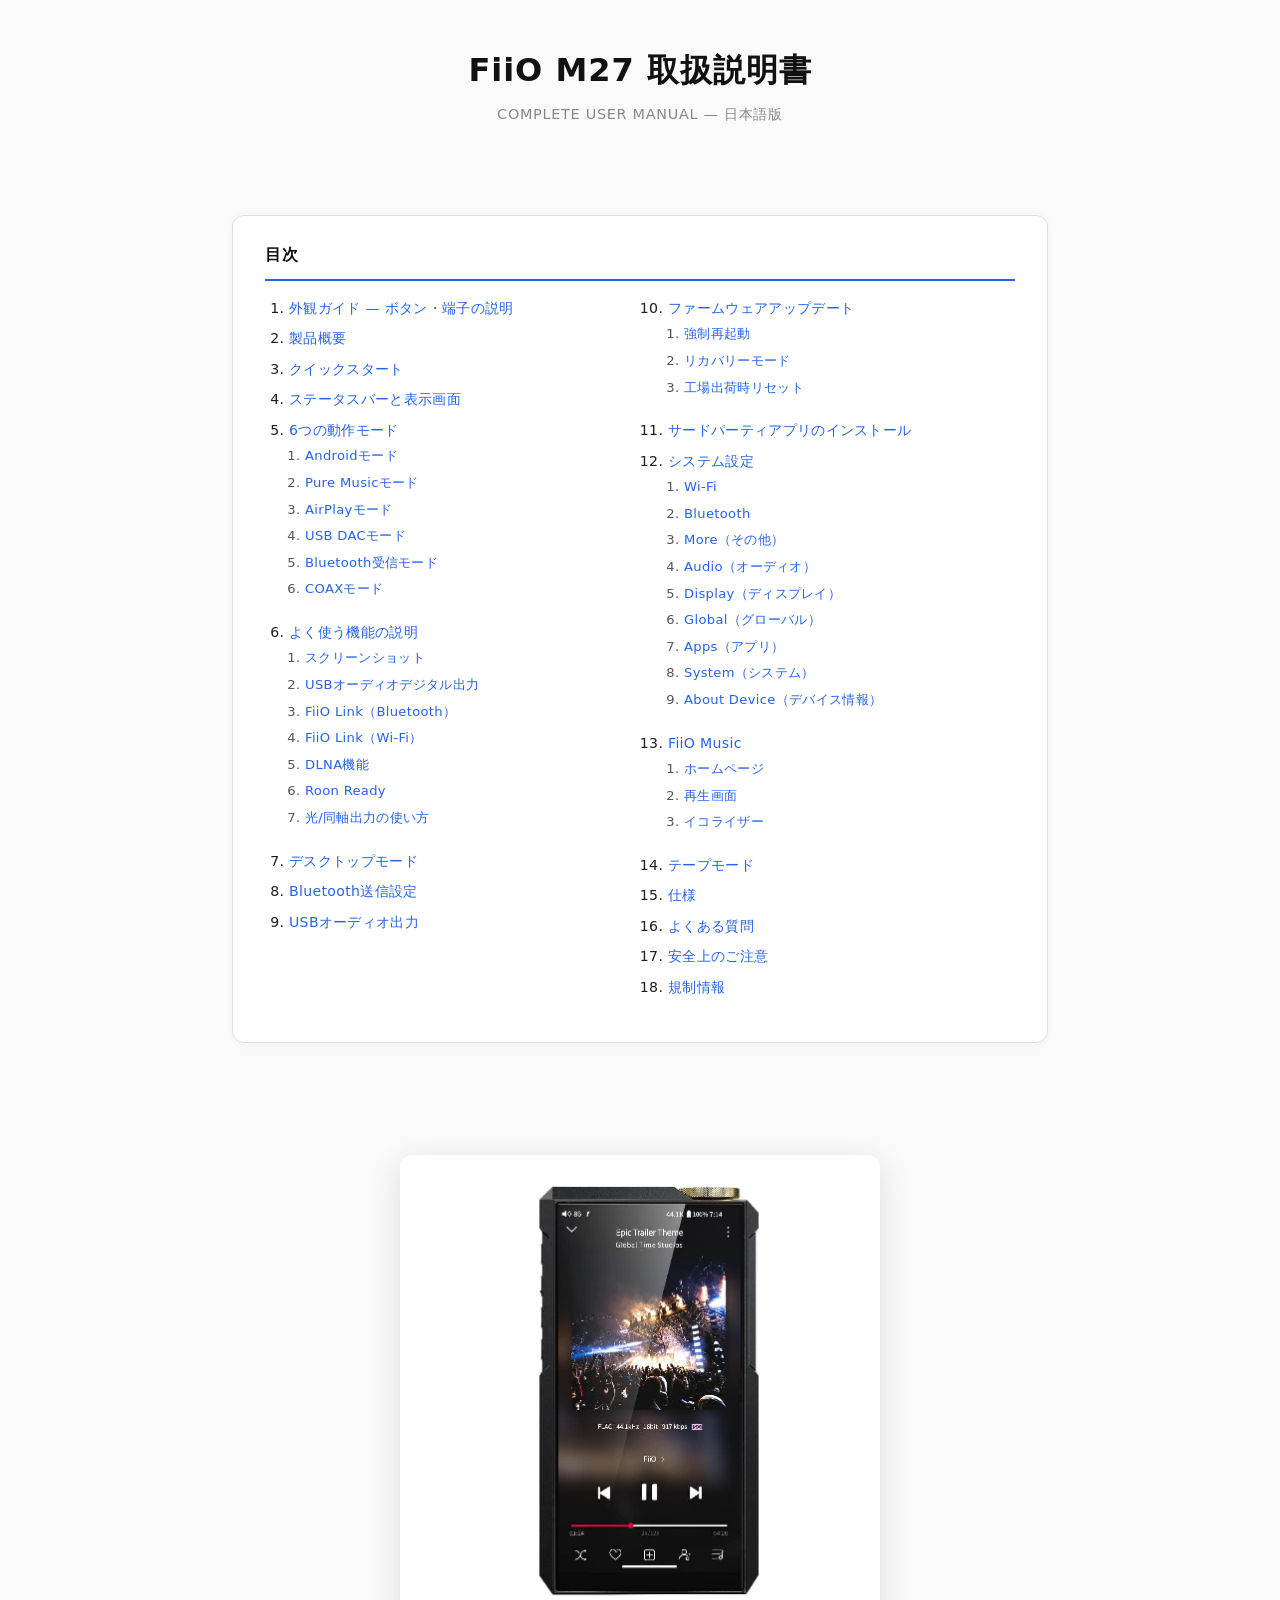
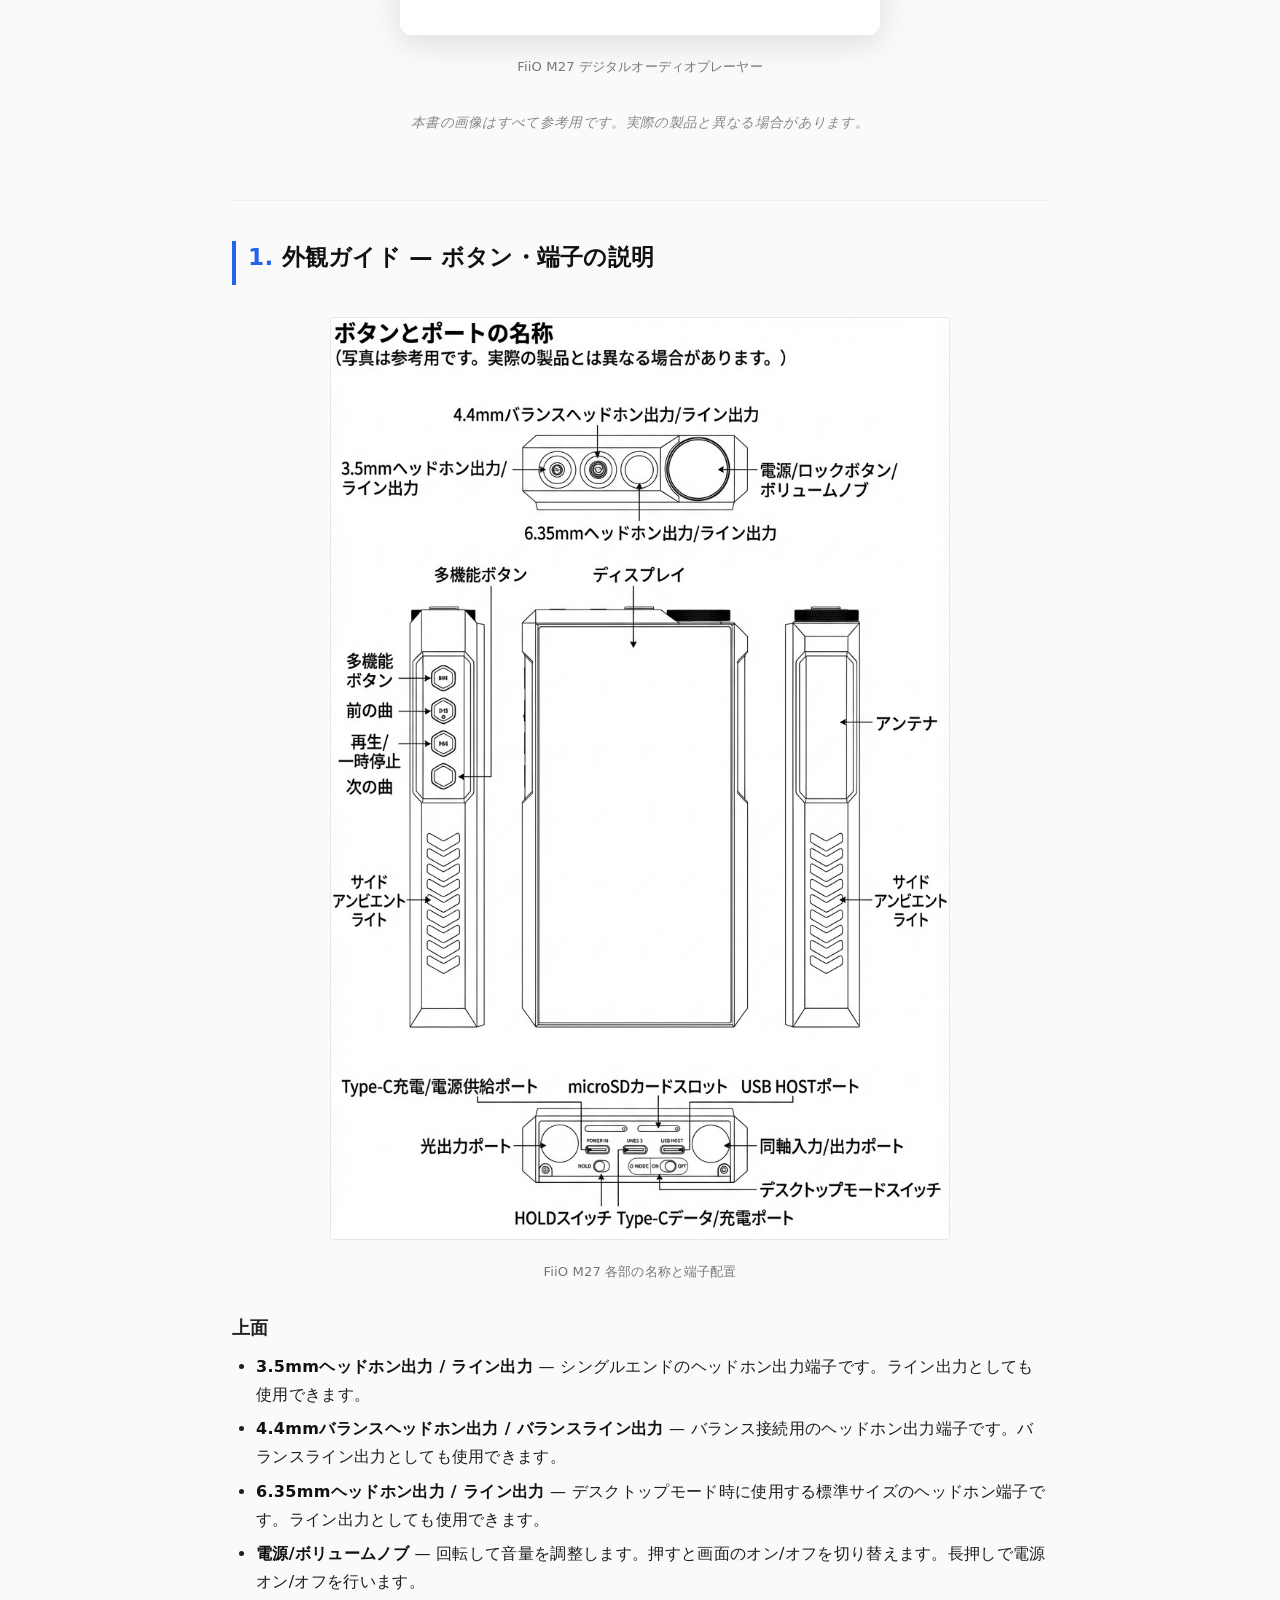
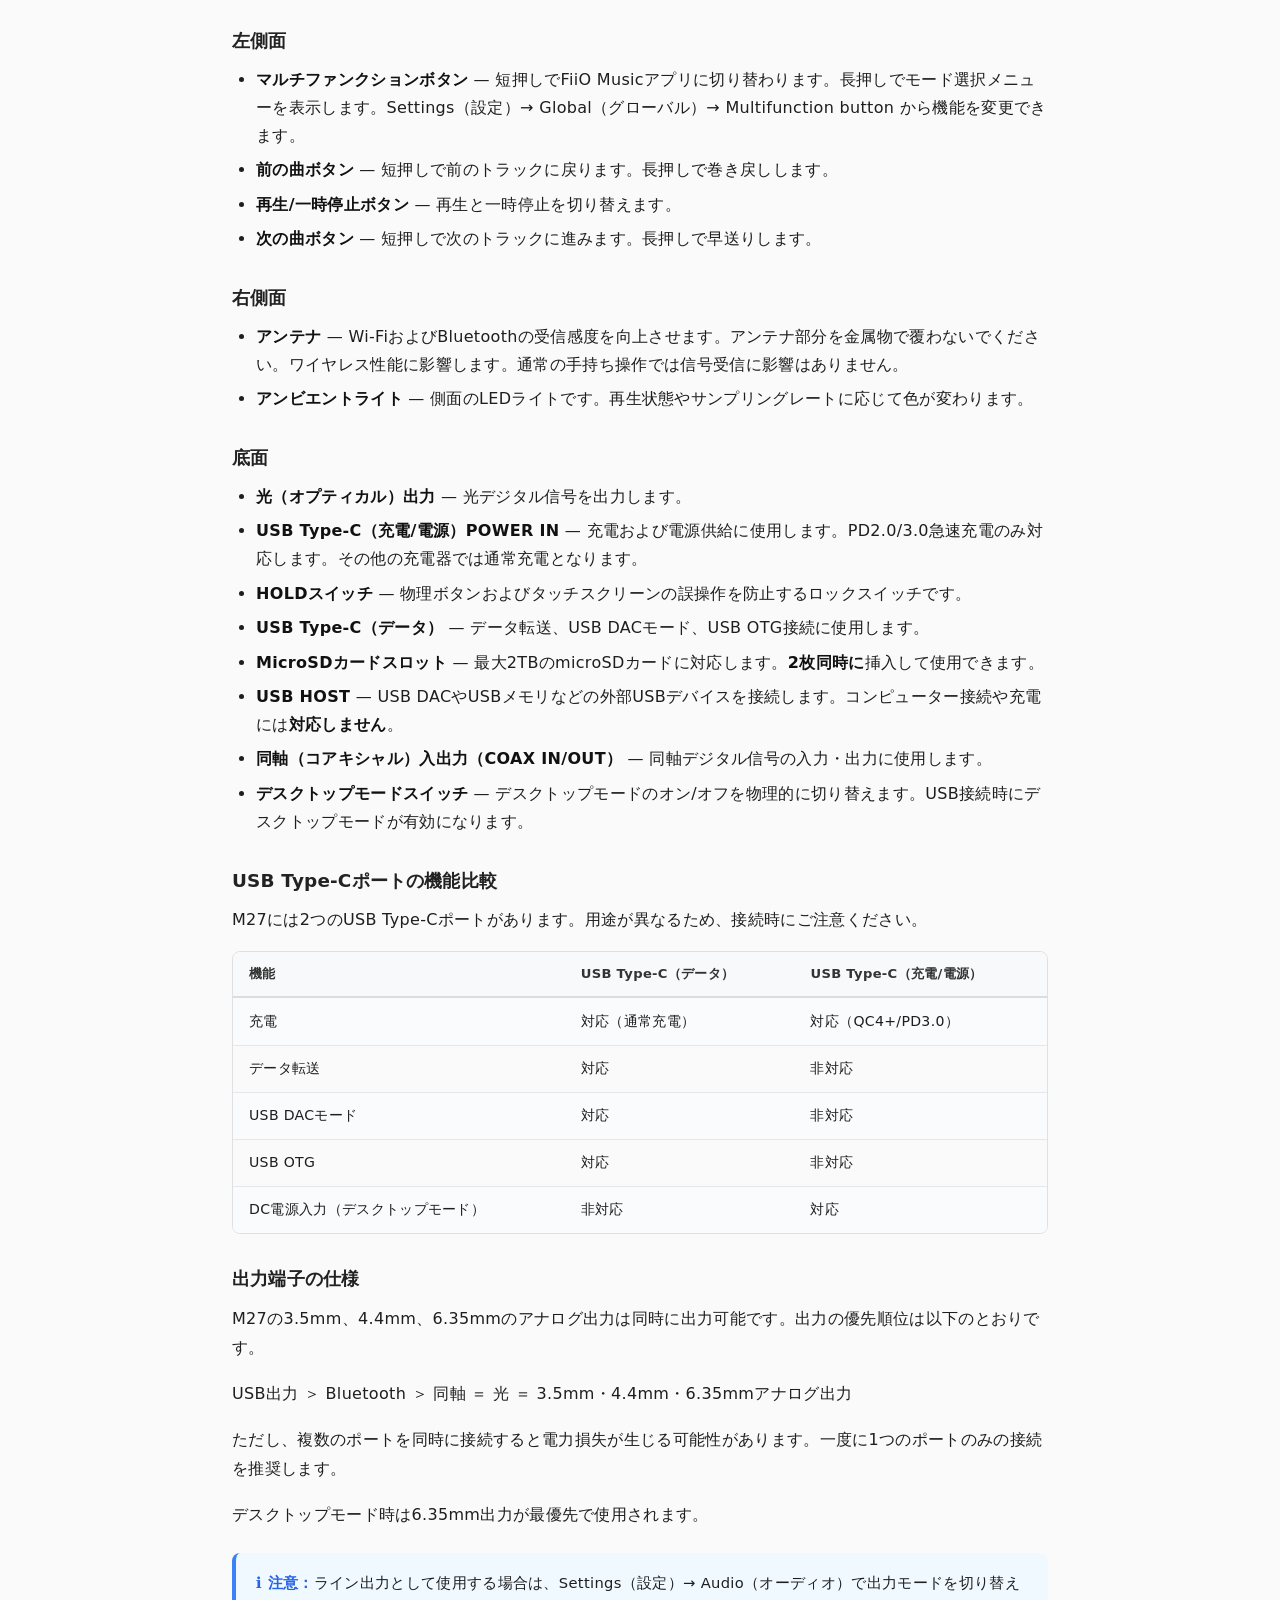
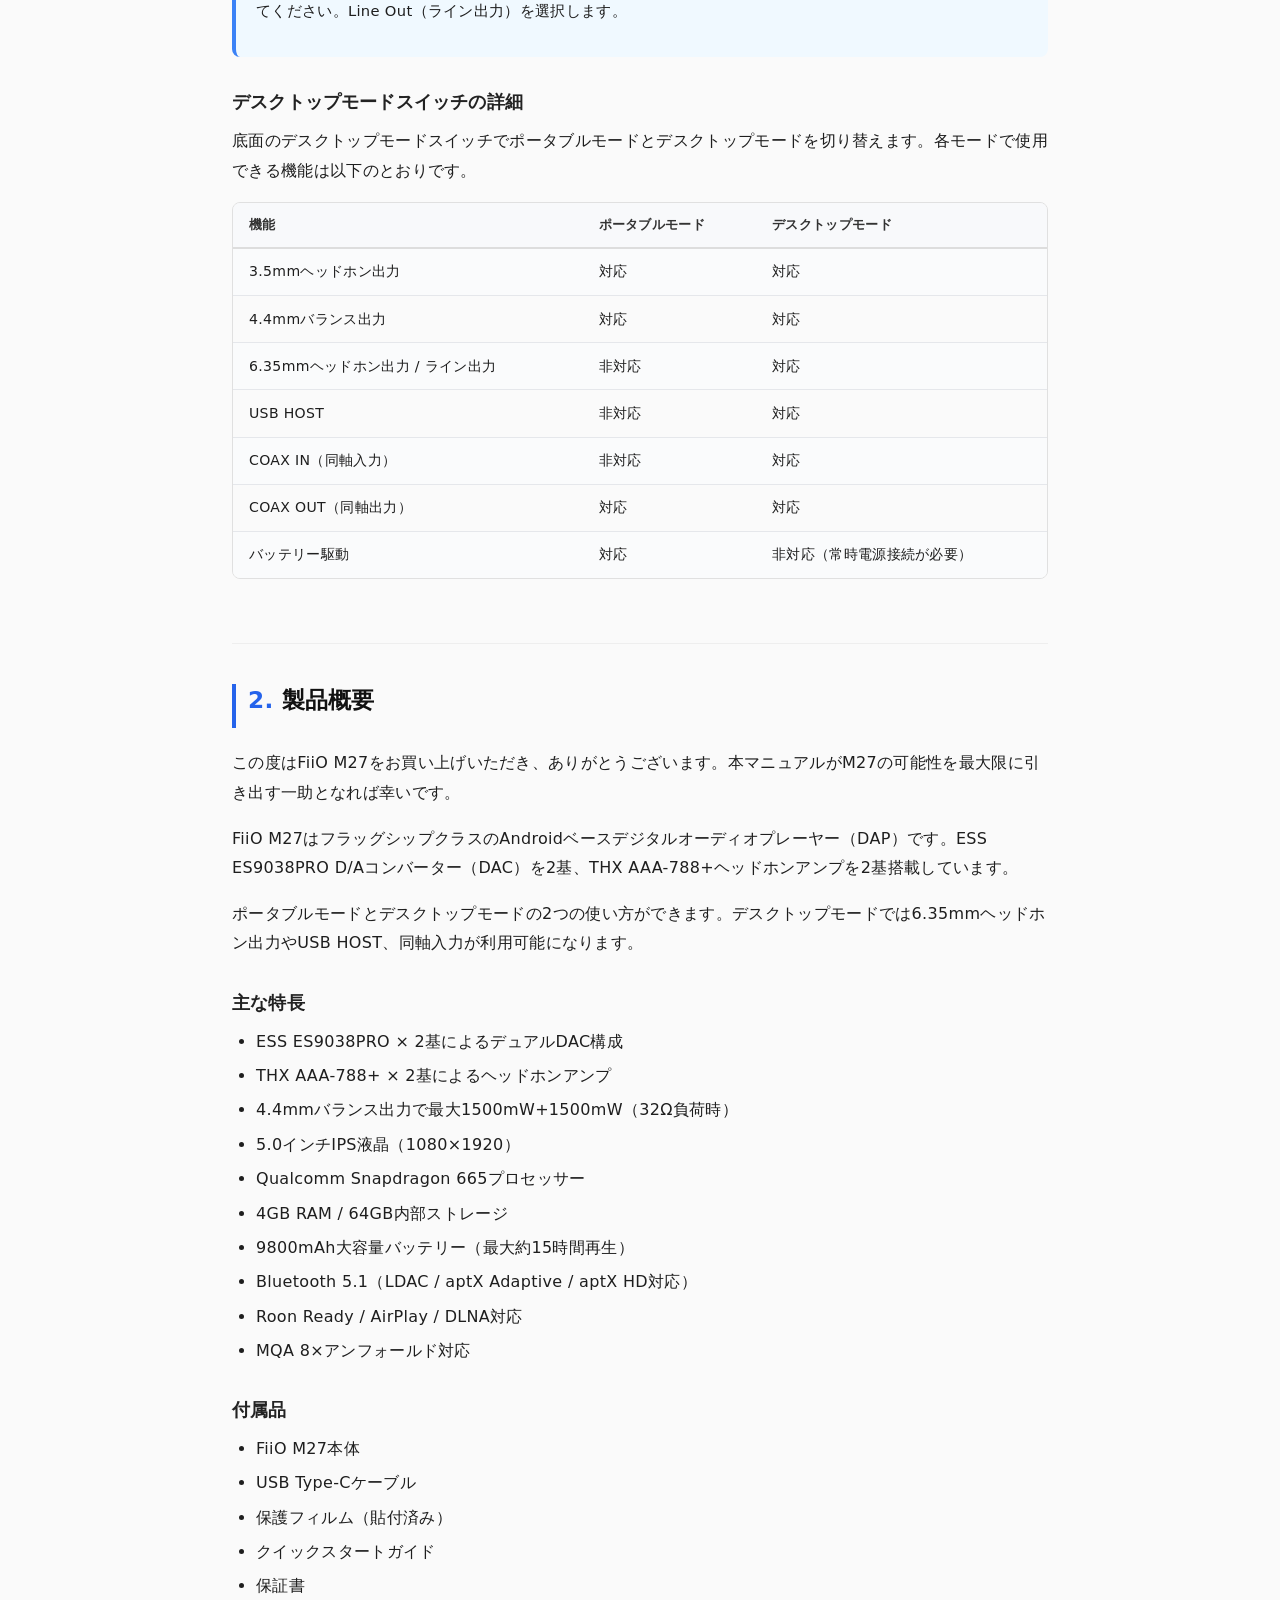
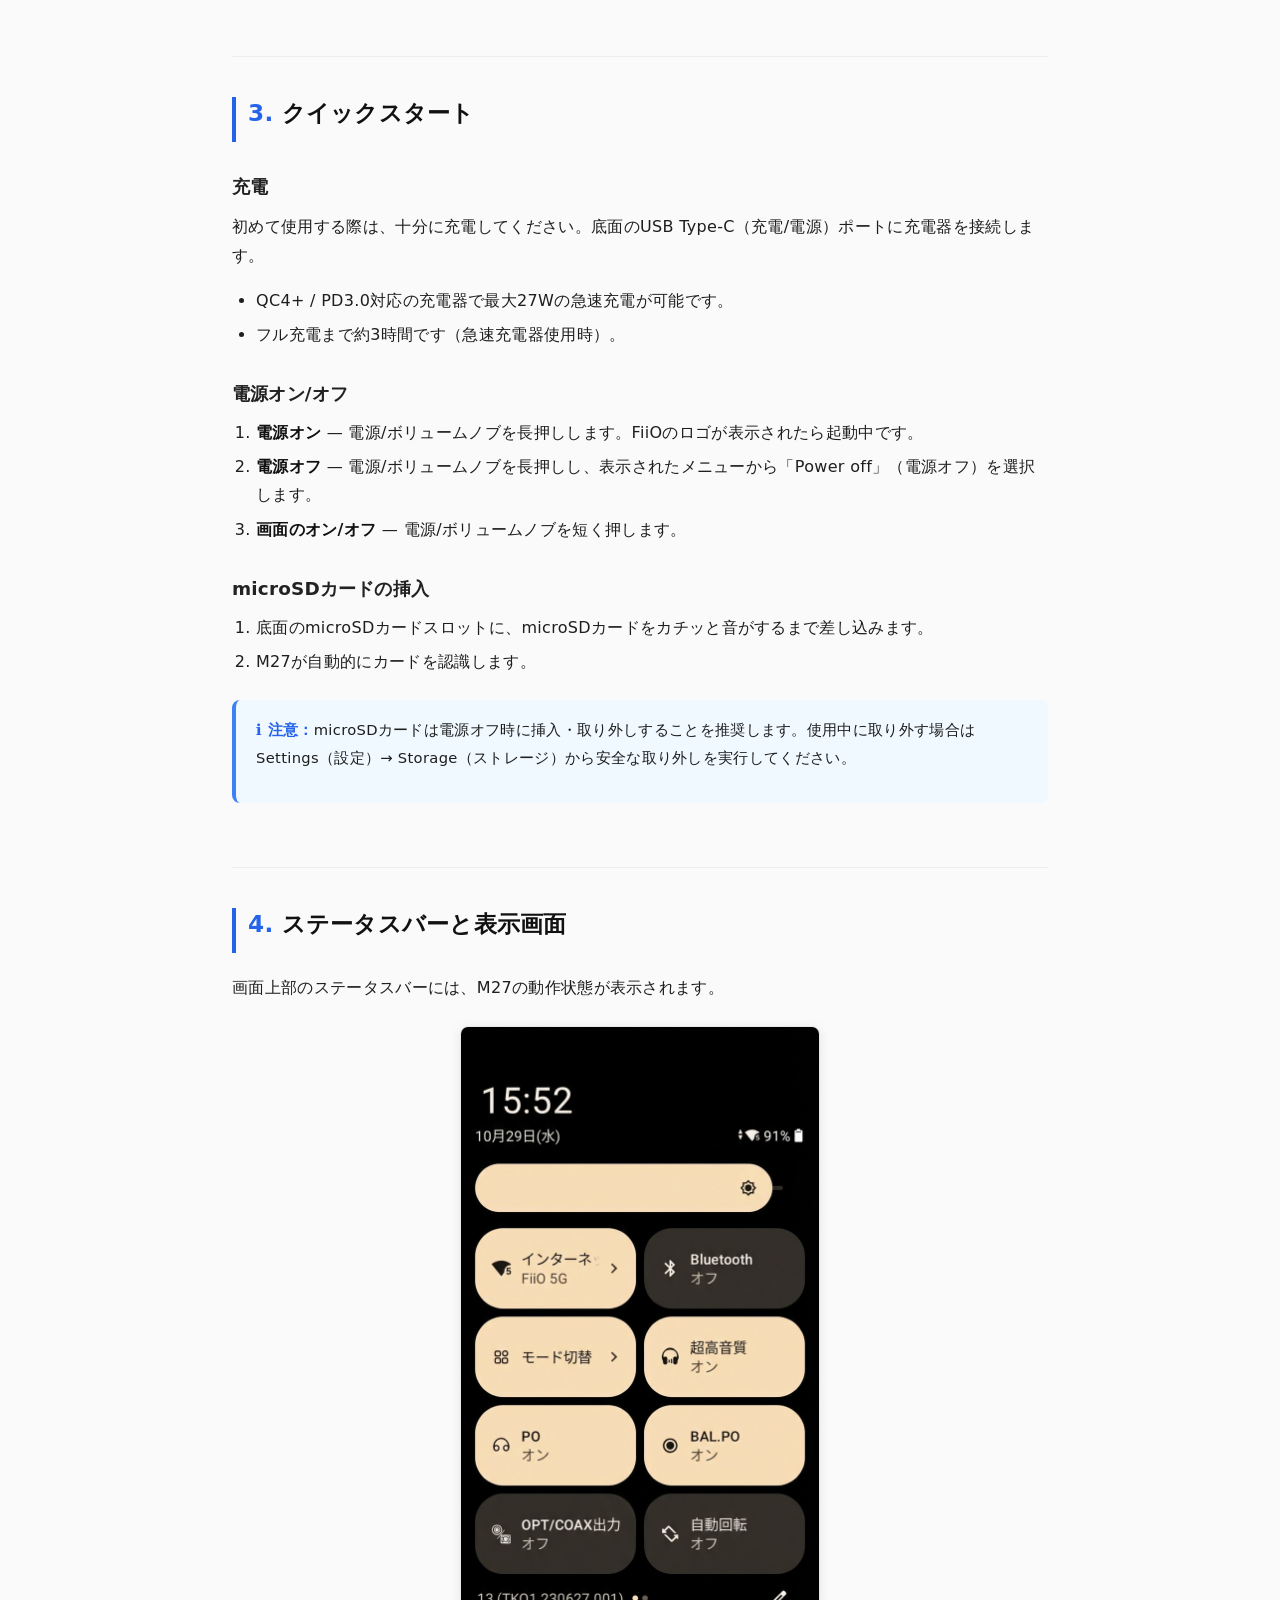
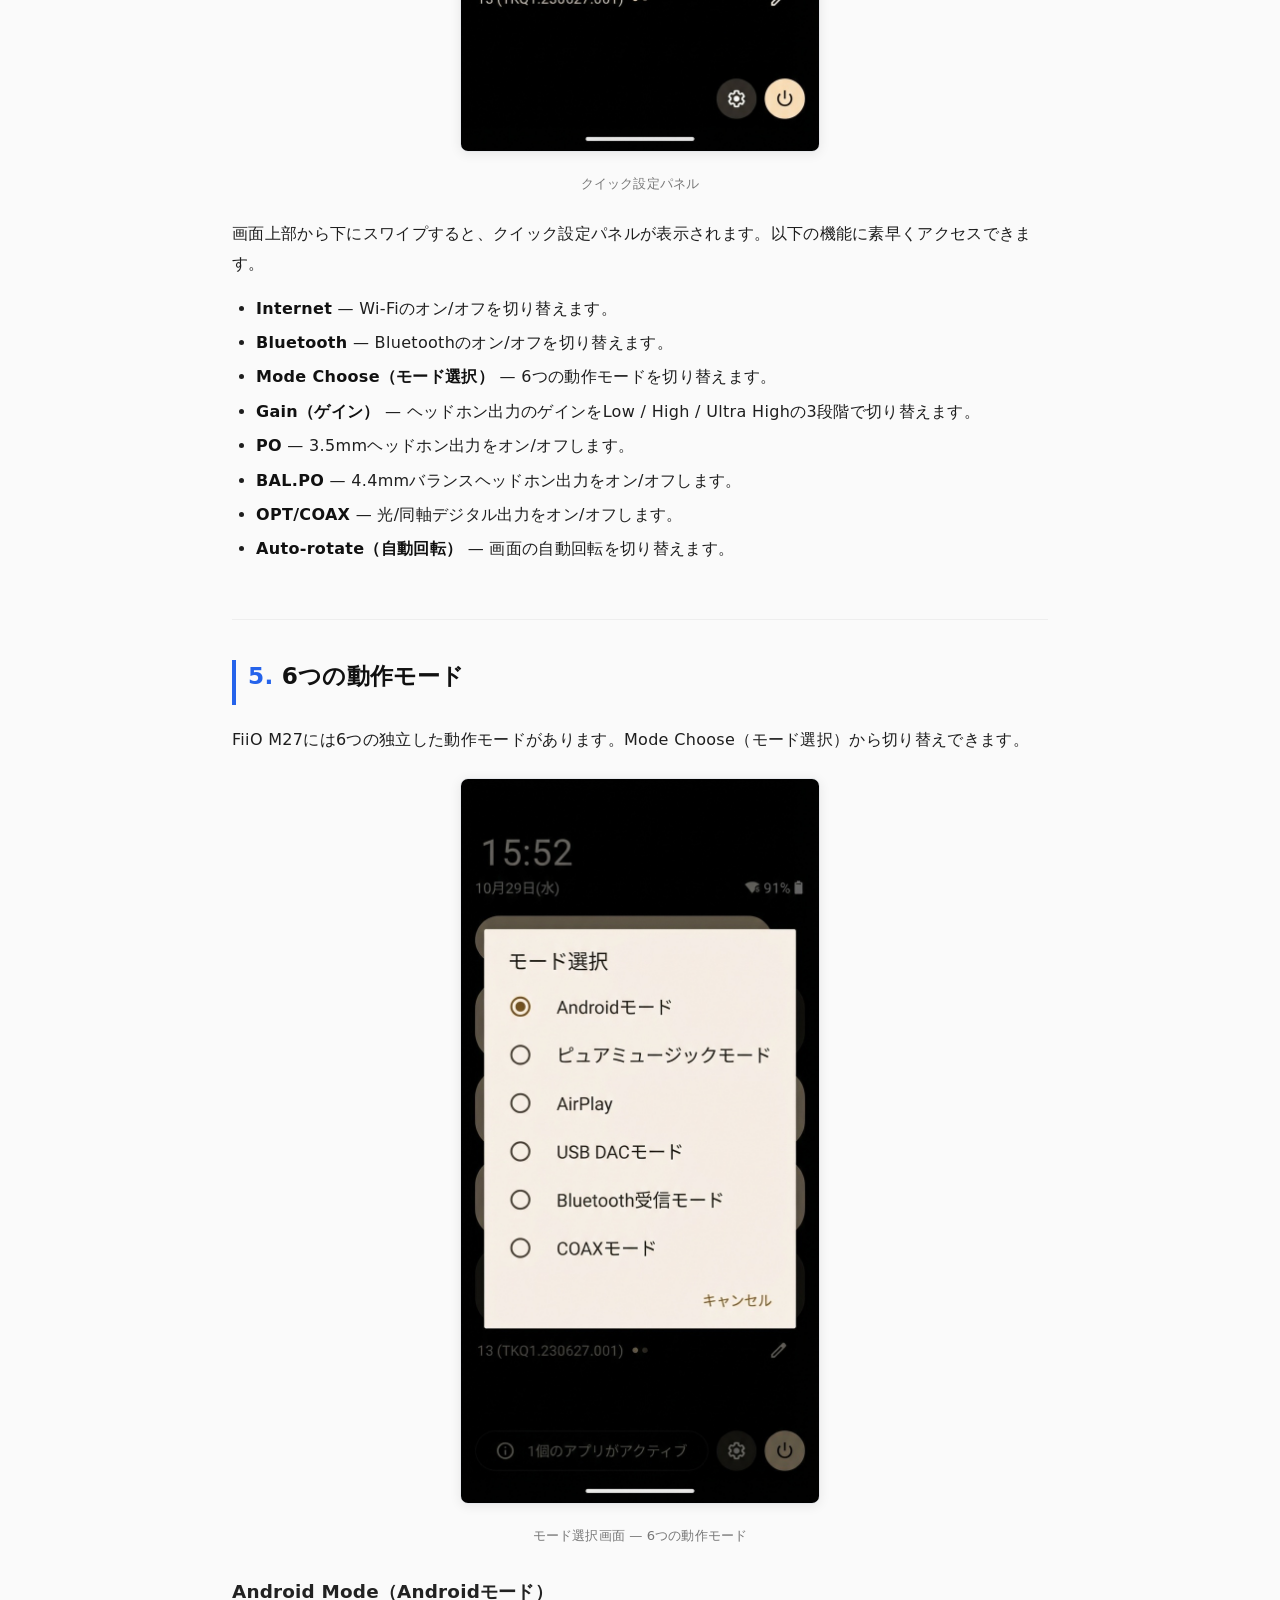
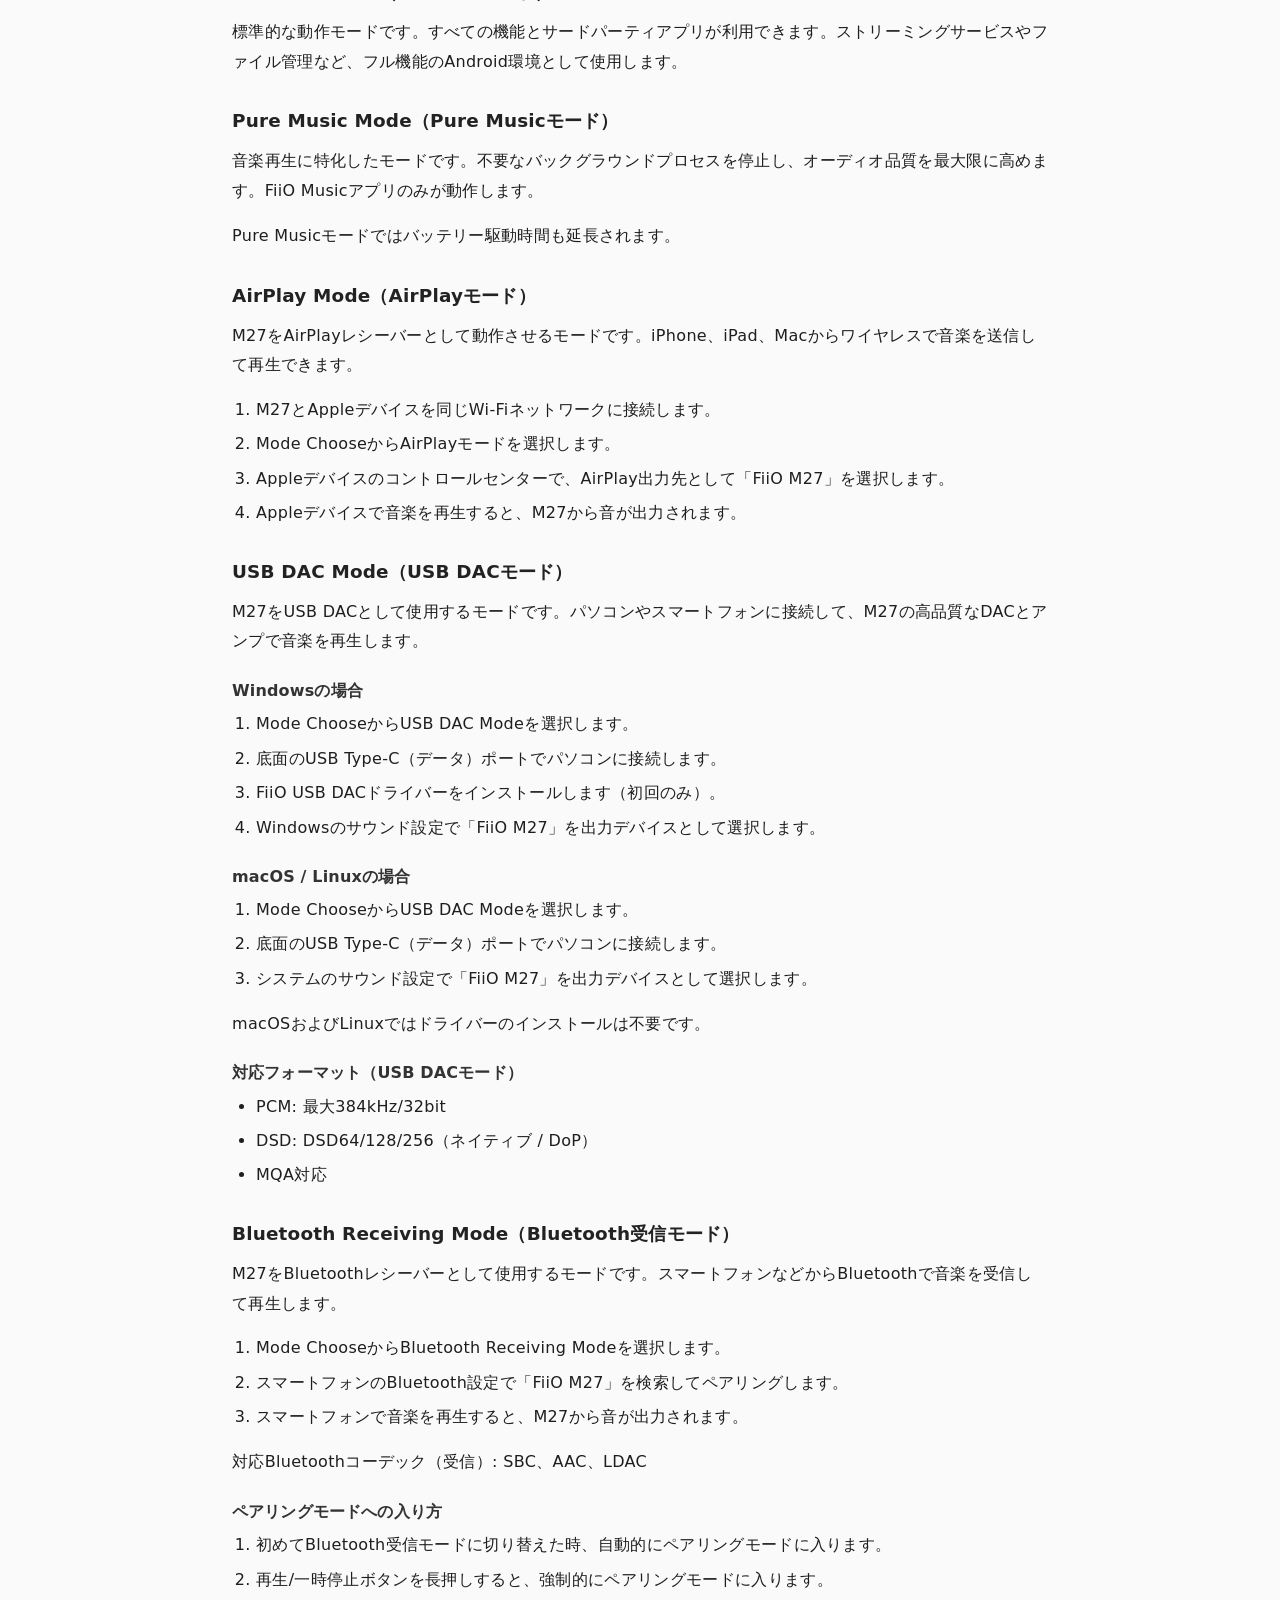
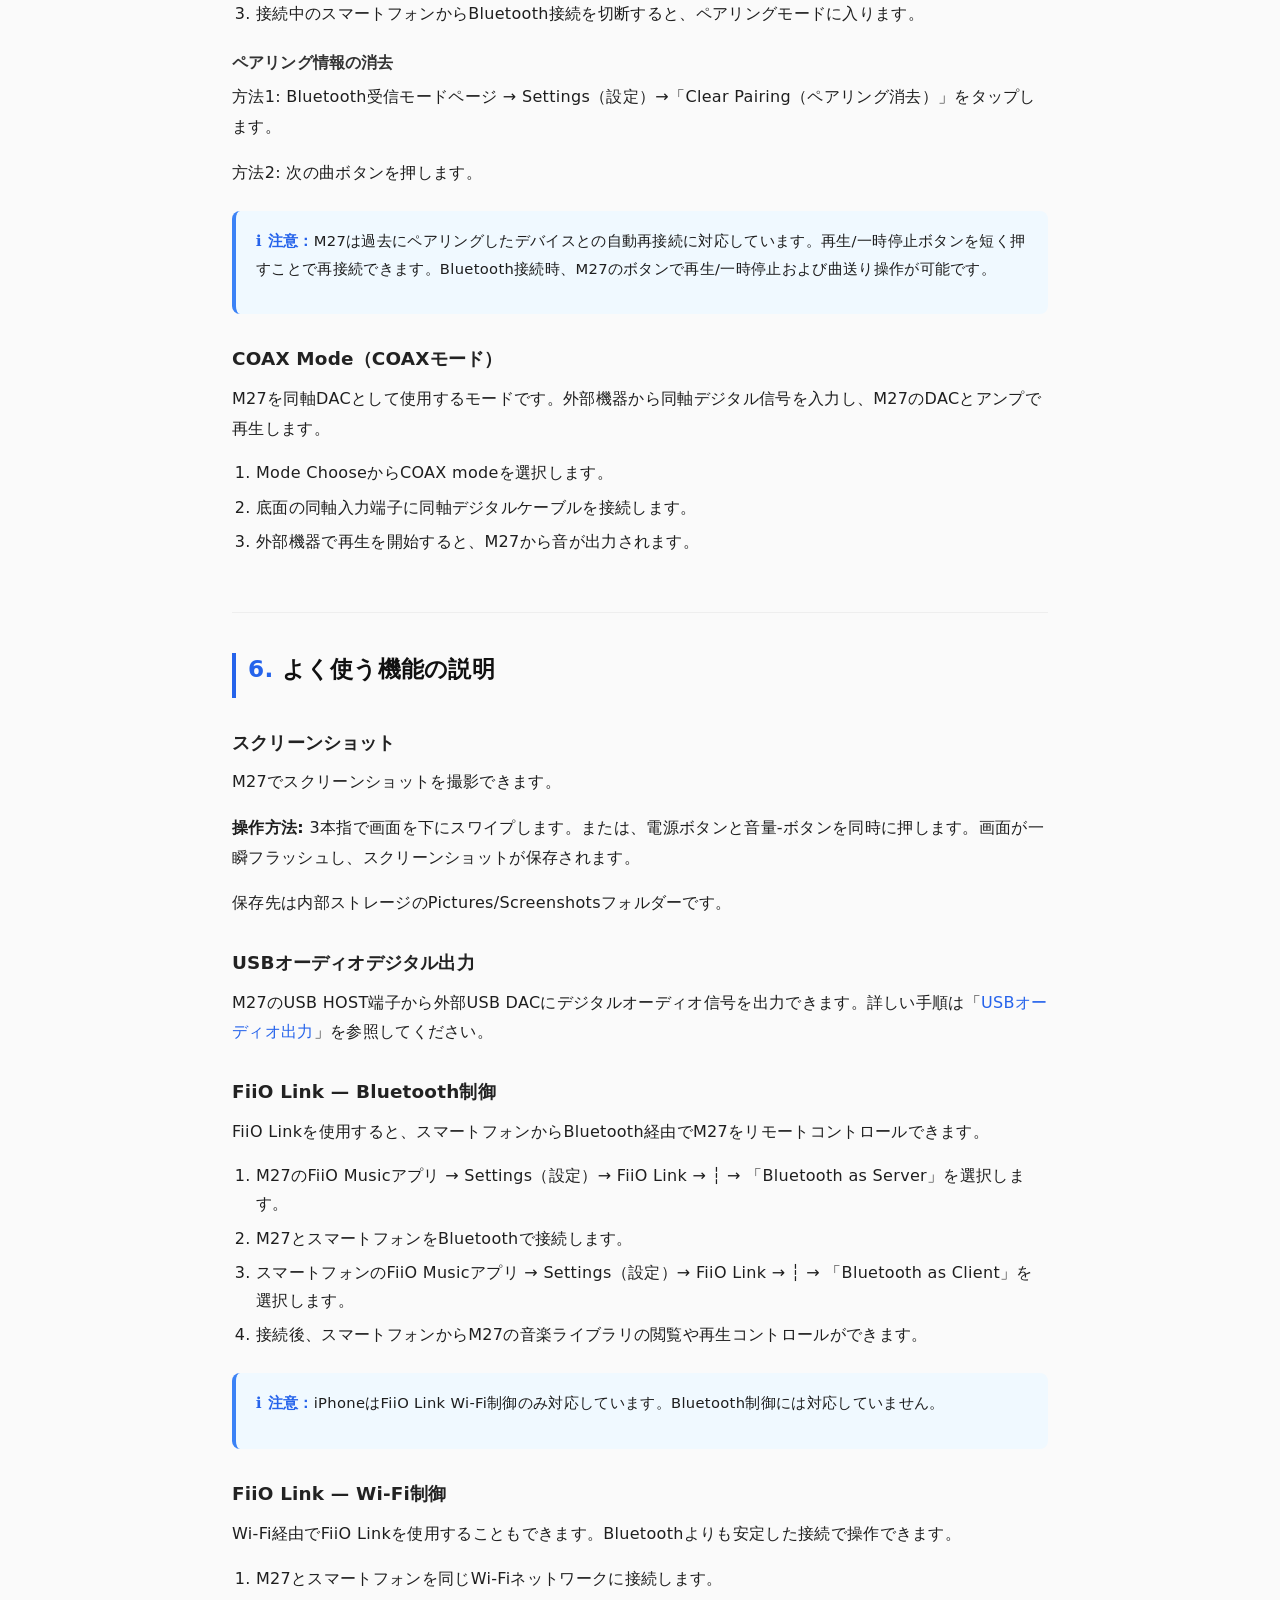
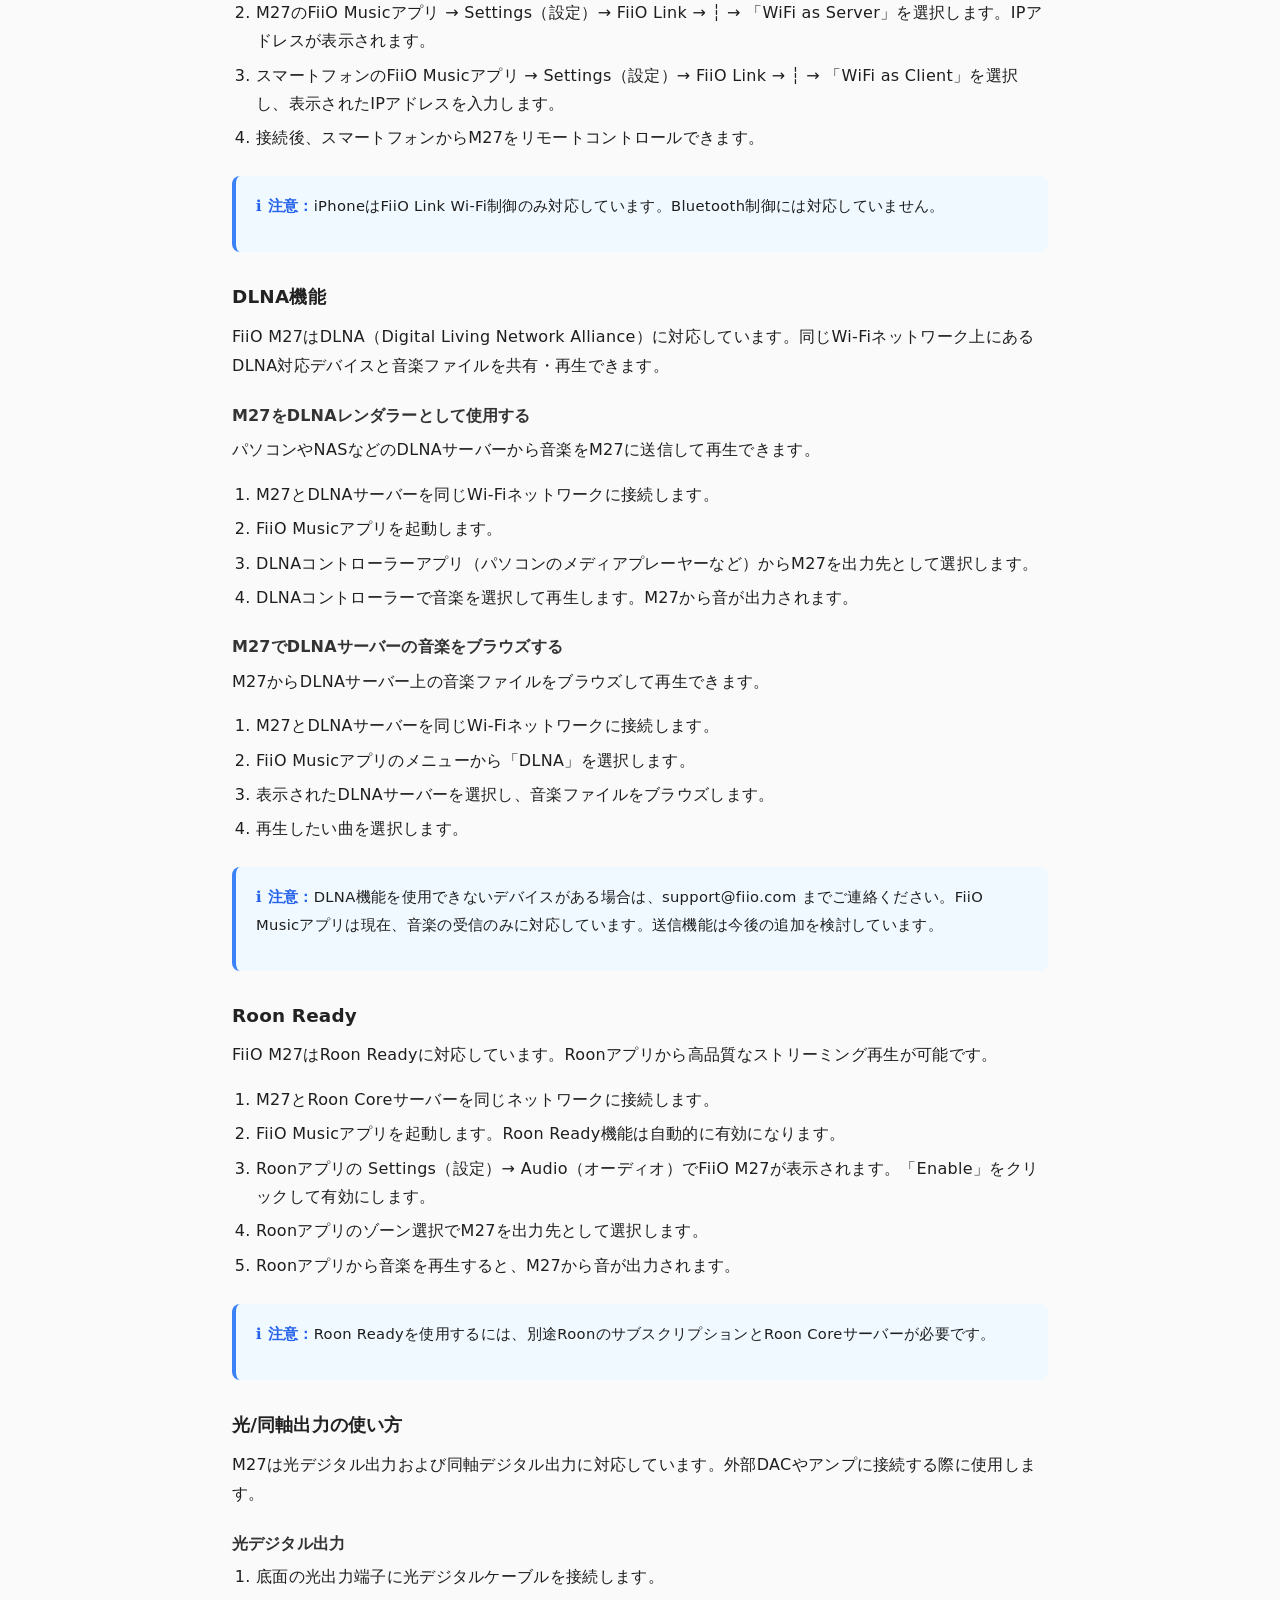
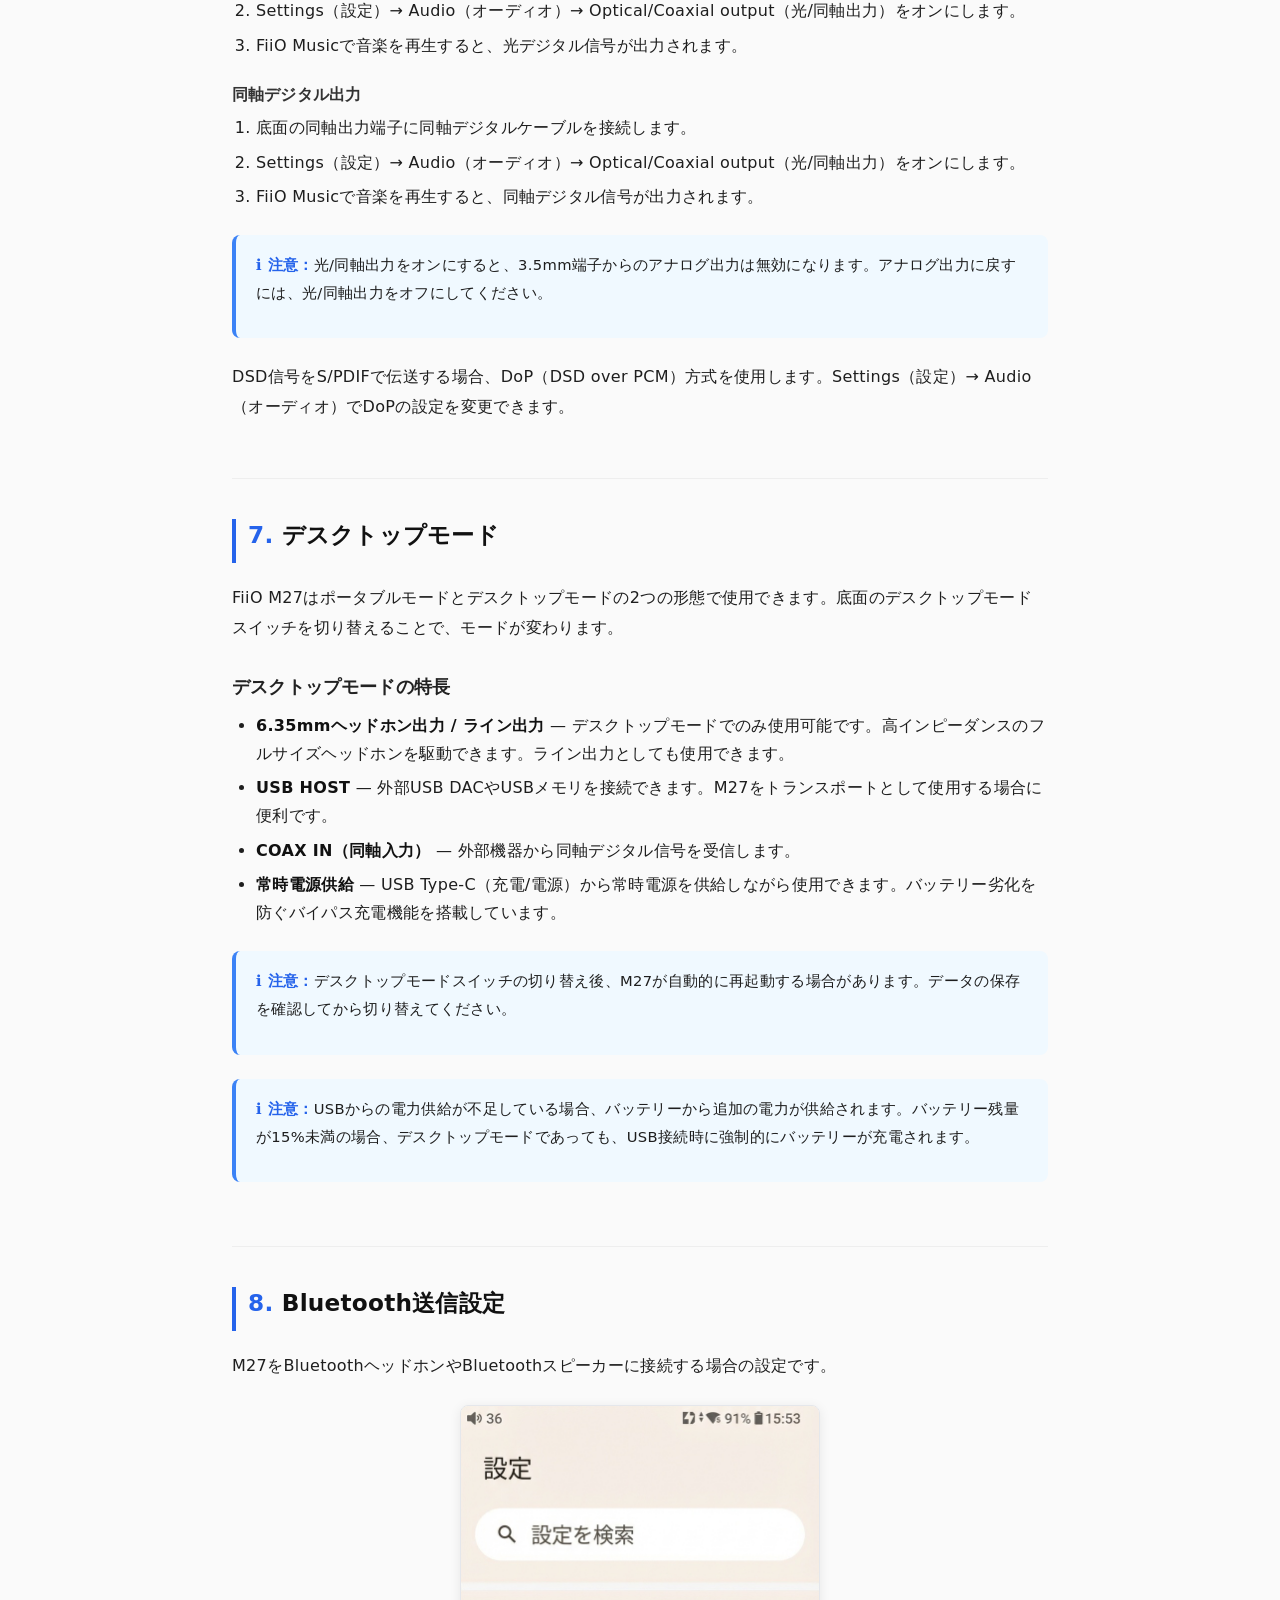
<file: output/m27-manual-ja-v6/index.html>
<!DOCTYPE html>
<html lang="ja">
<head>
    <meta charset="UTF-8">
    <meta name="viewport" content="width=device-width, initial-scale=1.0">
    <link rel="preconnect" href="https://fonts.googleapis.com">
    <link rel="preconnect" href="https://fonts.gstatic.com" crossorigin>
    <link href="https://fonts.googleapis.com/css2?family=Inter:wght@400;500;600;700&family=Noto+Sans+JP:wght@400;500;600;700&display=swap" rel="stylesheet">
    <meta http-equiv="Content-Security-Policy" content="default-src 'self'; style-src 'self' 'unsafe-inline' https://fonts.googleapis.com; font-src https://fonts.gstatic.com; img-src 'self' data:; script-src 'self' 'unsafe-inline';">
    <title>FiiO M27 取扱説明書</title>
    <link rel="stylesheet" href="style.css">
</head>
<body>
    <header>
        <h1>FiiO M27 取扱説明書</h1>
        <p class="subtitle">Complete User Manual — 日本語版</p>
    </header>

    <nav id="toc" aria-label="目次">
        <h2>目次</h2>
        <ol>
            <li><a href="#pictorial-guide">外観ガイド — ボタン・端子の説明</a></li>
            <li><a href="#product-overview">製品概要</a></li>
            <li><a href="#quick-start">クイックスタート</a></li>
            <li><a href="#status-bar">ステータスバーと表示画面</a></li>
            <li><a href="#working-modes">6つの動作モード</a>
                <ol>
                    <li><a href="#android-mode">Androidモード</a></li>
                    <li><a href="#pure-music-mode">Pure Musicモード</a></li>
                    <li><a href="#airplay-mode">AirPlayモード</a></li>
                    <li><a href="#usb-dac-mode">USB DACモード</a></li>
                    <li><a href="#bluetooth-receiving-mode">Bluetooth受信モード</a></li>
                    <li><a href="#coax-mode">COAXモード</a></li>
                </ol>
            </li>
            <li><a href="#common-functions">よく使う機能の説明</a>
                <ol>
                    <li><a href="#screenshot">スクリーンショット</a></li>
                    <li><a href="#usb-digital-output">USBオーディオデジタル出力</a></li>
                    <li><a href="#fiio-link-bt">FiiO Link（Bluetooth）</a></li>
                    <li><a href="#fiio-link-wifi">FiiO Link（Wi-Fi）</a></li>
                    <li><a href="#dlna-function">DLNA機能</a></li>
                    <li><a href="#roon-ready">Roon Ready</a></li>
                    <li><a href="#optical-coaxial-usage">光/同軸出力の使い方</a></li>
                </ol>
            </li>
            <li><a href="#desktop-mode">デスクトップモード</a></li>
            <li><a href="#bluetooth-settings">Bluetooth送信設定</a></li>
            <li><a href="#usb-audio">USBオーディオ出力</a></li>
            <li><a href="#firmware-upgrade">ファームウェアアップデート</a>
                <ol>
                    <li><a href="#force-reboot">強制再起動</a></li>
                    <li><a href="#recovery-mode">リカバリーモード</a></li>
                    <li><a href="#factory-reset-detail">工場出荷時リセット</a></li>
                </ol>
            </li>
            <li><a href="#third-party-apps">サードパーティアプリのインストール</a></li>
            <li><a href="#system-settings">システム設定</a>
                <ol>
                    <li><a href="#settings-wifi">Wi-Fi</a></li>
                    <li><a href="#settings-bluetooth">Bluetooth</a></li>
                    <li><a href="#settings-more">More（その他）</a></li>
                    <li><a href="#settings-audio">Audio（オーディオ）</a></li>
                    <li><a href="#settings-display">Display（ディスプレイ）</a></li>
                    <li><a href="#settings-global">Global（グローバル）</a></li>
                    <li><a href="#settings-apps">Apps（アプリ）</a></li>
                    <li><a href="#settings-system">System（システム）</a></li>
                    <li><a href="#settings-about">About Device（デバイス情報）</a></li>
                </ol>
            </li>
            <li><a href="#fiio-music">FiiO Music</a>
                <ol>
                    <li><a href="#fiio-music-home">ホームページ</a></li>
                    <li><a href="#fiio-music-playing">再生画面</a></li>
                    <li><a href="#fiio-music-eq">イコライザー</a></li>
                </ol>
            </li>
            <li><a href="#tape-mode">テープモード</a></li>
            <li><a href="#specifications">仕様</a></li>
            <li><a href="#faq">よくある質問</a></li>
            <li><a href="#safety-information">安全上のご注意</a></li>
            <li><a href="#regulatory-information">規制情報</a></li>
        </ol>
    </nav>

    <main>
        <!-- ============================================================
             Cover
             ============================================================ -->
        <section id="cover">
            <figure class="fig-cover">
                <img src="images/page1_img1.jpeg"
                     alt="FiiO M27の外観。再生画面を表示した正面図"
                     loading="lazy">
                <figcaption>FiiO M27 デジタルオーディオプレーヤー</figcaption>
            </figure>
            <p>本書の画像はすべて参考用です。実際の製品と異なる場合があります。</p>
        </section>

        <!-- ============================================================
             1. Pictorial Guide
             ============================================================ -->
        <section id="pictorial-guide">
            <h2>外観ガイド — ボタン・端子の説明</h2>

            <figure class="fig-hardware">
                <img src="images/page6_img1.jpeg"
                     alt="M27の各部名称図。上面に3.5mm端子、4.4mmバランス端子、6.35mmヘッドホン出力、電源/ボリュームノブ。左側面にマルチファンクションボタンと曲送り/再生/曲戻しボタン。右側面にアンテナ。底面に光（オプティカル）出力、Type-C充電ポート、HOLDスイッチ、Type-Cデータポート、microSDスロット、USB HOST、同軸入出力、デスクトップモードスイッチ"
                     loading="lazy">
                <figcaption>FiiO M27 各部の名称と端子配置</figcaption>
            </figure>

            <h3>上面</h3>
            <ul>
                <li><strong>3.5mmヘッドホン出力 / ライン出力</strong> — シングルエンドのヘッドホン出力端子です。ライン出力としても使用できます。</li>
                <li><strong>4.4mmバランスヘッドホン出力 / バランスライン出力</strong> — バランス接続用のヘッドホン出力端子です。バランスライン出力としても使用できます。</li>
                <li><strong>6.35mmヘッドホン出力 / ライン出力</strong> — デスクトップモード時に使用する標準サイズのヘッドホン端子です。ライン出力としても使用できます。</li>
                <li><strong>電源/ボリュームノブ</strong> — 回転して音量を調整します。押すと画面のオン/オフを切り替えます。長押しで電源オン/オフを行います。</li>
            </ul>

            <h3>左側面</h3>
            <ul>
                <li><strong>マルチファンクションボタン</strong> — 短押しでFiiO Musicアプリに切り替わります。長押しでモード選択メニューを表示します。Settings（設定）→ Global（グローバル）→ Multifunction button から機能を変更できます。</li>
                <li><strong>前の曲ボタン</strong> — 短押しで前のトラックに戻ります。長押しで巻き戻しします。</li>
                <li><strong>再生/一時停止ボタン</strong> — 再生と一時停止を切り替えます。</li>
                <li><strong>次の曲ボタン</strong> — 短押しで次のトラックに進みます。長押しで早送りします。</li>
            </ul>

            <h3>右側面</h3>
            <ul>
                <li><strong>アンテナ</strong> — Wi-FiおよびBluetoothの受信感度を向上させます。アンテナ部分を金属物で覆わないでください。ワイヤレス性能に影響します。通常の手持ち操作では信号受信に影響はありません。</li>
                <li><strong>アンビエントライト</strong> — 側面のLEDライトです。再生状態やサンプリングレートに応じて色が変わります。</li>
            </ul>

            <h3>底面</h3>
            <ul>
                <li><strong>光（オプティカル）出力</strong> — 光デジタル信号を出力します。</li>
                <li><strong>USB Type-C（充電/電源）POWER IN</strong> — 充電および電源供給に使用します。PD2.0/3.0急速充電のみ対応します。その他の充電器では通常充電となります。</li>
                <li><strong>HOLDスイッチ</strong> — 物理ボタンおよびタッチスクリーンの誤操作を防止するロックスイッチです。</li>
                <li><strong>USB Type-C（データ）</strong> — データ転送、USB DACモード、USB OTG接続に使用します。</li>
                <li><strong>MicroSDカードスロット</strong> — 最大2TBのmicroSDカードに対応します。<strong>2枚同時に</strong>挿入して使用できます。</li>
                <li><strong>USB HOST</strong> — USB DACやUSBメモリなどの外部USBデバイスを接続します。コンピューター接続や充電には<strong>対応しません</strong>。</li>
                <li><strong>同軸（コアキシャル）入出力（COAX IN/OUT）</strong> — 同軸デジタル信号の入力・出力に使用します。</li>
                <li><strong>デスクトップモードスイッチ</strong> — デスクトップモードのオン/オフを物理的に切り替えます。USB接続時にデスクトップモードが有効になります。</li>
            </ul>

            <h3>USB Type-Cポートの機能比較</h3>
            <p>M27には2つのUSB Type-Cポートがあります。用途が異なるため、接続時にご注意ください。</p>
            <div class="table-wrapper">
                <table>
                    <tr>
                        <th>機能</th>
                        <th>USB Type-C（データ）</th>
                        <th>USB Type-C（充電/電源）</th>
                    </tr>
                    <tr>
                        <td>充電</td>
                        <td>対応（通常充電）</td>
                        <td>対応（QC4+/PD3.0）</td>
                    </tr>
                    <tr>
                        <td>データ転送</td>
                        <td>対応</td>
                        <td>非対応</td>
                    </tr>
                    <tr>
                        <td>USB DACモード</td>
                        <td>対応</td>
                        <td>非対応</td>
                    </tr>
                    <tr>
                        <td>USB OTG</td>
                        <td>対応</td>
                        <td>非対応</td>
                    </tr>
                    <tr>
                        <td>DC電源入力（デスクトップモード）</td>
                        <td>非対応</td>
                        <td>対応</td>
                    </tr>
                </table>
            </div>

            <h3>出力端子の仕様</h3>
            <p>M27の3.5mm、4.4mm、6.35mmのアナログ出力は同時に出力可能です。出力の優先順位は以下のとおりです。</p>
            <p>USB出力 ＞ Bluetooth ＞ 同軸 ＝ 光 ＝ 3.5mm・4.4mm・6.35mmアナログ出力</p>
            <p>ただし、複数のポートを同時に接続すると電力損失が生じる可能性があります。一度に1つのポートのみの接続を推奨します。</p>
            <p>デスクトップモード時は6.35mm出力が最優先で使用されます。</p>

            <div class="warning-notice">
                <p><span class="warning-label">注意：</span>ライン出力として使用する場合は、Settings（設定）→ Audio（オーディオ）で出力モードを切り替えてください。Line Out（ライン出力）を選択します。</p>
            </div>

            <h3>デスクトップモードスイッチの詳細</h3>
            <p>底面のデスクトップモードスイッチでポータブルモードとデスクトップモードを切り替えます。各モードで使用できる機能は以下のとおりです。</p>
            <div class="table-wrapper">
                <table>
                    <tr>
                        <th>機能</th>
                        <th>ポータブルモード</th>
                        <th>デスクトップモード</th>
                    </tr>
                    <tr>
                        <td>3.5mmヘッドホン出力</td>
                        <td>対応</td>
                        <td>対応</td>
                    </tr>
                    <tr>
                        <td>4.4mmバランス出力</td>
                        <td>対応</td>
                        <td>対応</td>
                    </tr>
                    <tr>
                        <td>6.35mmヘッドホン出力 / ライン出力</td>
                        <td>非対応</td>
                        <td>対応</td>
                    </tr>
                    <tr>
                        <td>USB HOST</td>
                        <td>非対応</td>
                        <td>対応</td>
                    </tr>
                    <tr>
                        <td>COAX IN（同軸入力）</td>
                        <td>非対応</td>
                        <td>対応</td>
                    </tr>
                    <tr>
                        <td>COAX OUT（同軸出力）</td>
                        <td>対応</td>
                        <td>対応</td>
                    </tr>
                    <tr>
                        <td>バッテリー駆動</td>
                        <td>対応</td>
                        <td>非対応（常時電源接続が必要）</td>
                    </tr>
                </table>
            </div>
        </section>

        <!-- ============================================================
             2. Product Overview
             ============================================================ -->
        <section id="product-overview">
            <h2>製品概要</h2>
            <p>この度はFiiO M27をお買い上げいただき、ありがとうございます。本マニュアルがM27の可能性を最大限に引き出す一助となれば幸いです。</p>
            <p>FiiO M27はフラッグシップクラスのAndroidベースデジタルオーディオプレーヤー（DAP）です。ESS ES9038PRO D/Aコンバーター（DAC）を2基、THX AAA-788+ヘッドホンアンプを2基搭載しています。</p>
            <p>ポータブルモードとデスクトップモードの2つの使い方ができます。デスクトップモードでは6.35mmヘッドホン出力やUSB HOST、同軸入力が利用可能になります。</p>

            <h3>主な特長</h3>
            <ul>
                <li>ESS ES9038PRO × 2基によるデュアルDAC構成</li>
                <li>THX AAA-788+ × 2基によるヘッドホンアンプ</li>
                <li>4.4mmバランス出力で最大1500mW+1500mW（32Ω負荷時）</li>
                <li>5.0インチIPS液晶（1080×1920）</li>
                <li>Qualcomm Snapdragon 665プロセッサー</li>
                <li>4GB RAM / 64GB内部ストレージ</li>
                <li>9800mAh大容量バッテリー（最大約15時間再生）</li>
                <li>Bluetooth 5.1（LDAC / aptX Adaptive / aptX HD対応）</li>
                <li>Roon Ready / AirPlay / DLNA対応</li>
                <li>MQA 8×アンフォールド対応</li>
            </ul>

            <h3>付属品</h3>
            <ul>
                <li>FiiO M27本体</li>
                <li>USB Type-Cケーブル</li>
                <li>保護フィルム（貼付済み）</li>
                <li>クイックスタートガイド</li>
                <li>保証書</li>
            </ul>
        </section>

        <!-- ============================================================
             3. Quick Start
             ============================================================ -->
        <section id="quick-start">
            <h2>クイックスタート</h2>

            <h3>充電</h3>
            <p>初めて使用する際は、十分に充電してください。底面のUSB Type-C（充電/電源）ポートに充電器を接続します。</p>
            <ul>
                <li>QC4+ / PD3.0対応の充電器で最大27Wの急速充電が可能です。</li>
                <li>フル充電まで約3時間です（急速充電器使用時）。</li>
            </ul>

            <h3>電源オン/オフ</h3>
            <ol>
                <li><strong>電源オン</strong> — 電源/ボリュームノブを長押しします。FiiOのロゴが表示されたら起動中です。</li>
                <li><strong>電源オフ</strong> — 電源/ボリュームノブを長押しし、表示されたメニューから「Power off」（電源オフ）を選択します。</li>
                <li><strong>画面のオン/オフ</strong> — 電源/ボリュームノブを短く押します。</li>
            </ol>

            <h3>microSDカードの挿入</h3>
            <ol>
                <li>底面のmicroSDカードスロットに、microSDカードをカチッと音がするまで差し込みます。</li>
                <li>M27が自動的にカードを認識します。</li>
            </ol>

            <div class="warning-notice">
                <p><span class="warning-label">注意：</span>microSDカードは電源オフ時に挿入・取り外しすることを推奨します。使用中に取り外す場合はSettings（設定）→ Storage（ストレージ）から安全な取り外しを実行してください。</p>
            </div>
        </section>

        <!-- ============================================================
             4. Status Bar
             ============================================================ -->
        <section id="status-bar">
            <h2>ステータスバーと表示画面</h2>
            <p>画面上部のステータスバーには、M27の動作状態が表示されます。</p>

            <figure class="fig-phone">
                <img src="images/page12_img1.jpeg"
                     alt="M27のクイック設定パネル。Internet、Bluetooth、Mode Choose、Ultra Highゲイン、PO、BAL.PO、OPT/COAX出力、Auto-rotateのトグルが表示されている"
                     loading="lazy">
                <figcaption>クイック設定パネル</figcaption>
            </figure>

            <p>画面上部から下にスワイプすると、クイック設定パネルが表示されます。以下の機能に素早くアクセスできます。</p>
            <ul>
                <li><strong>Internet</strong> — Wi-Fiのオン/オフを切り替えます。</li>
                <li><strong>Bluetooth</strong> — Bluetoothのオン/オフを切り替えます。</li>
                <li><strong>Mode Choose（モード選択）</strong> — 6つの動作モードを切り替えます。</li>
                <li><strong>Gain（ゲイン）</strong> — ヘッドホン出力のゲインをLow / High / Ultra Highの3段階で切り替えます。</li>
                <li><strong>PO</strong> — 3.5mmヘッドホン出力をオン/オフします。</li>
                <li><strong>BAL.PO</strong> — 4.4mmバランスヘッドホン出力をオン/オフします。</li>
                <li><strong>OPT/COAX</strong> — 光/同軸デジタル出力をオン/オフします。</li>
                <li><strong>Auto-rotate（自動回転）</strong> — 画面の自動回転を切り替えます。</li>
            </ul>
        </section>

        <!-- ============================================================
             5. Working Modes
             ============================================================ -->
        <section id="working-modes">
            <h2>6つの動作モード</h2>
            <p>FiiO M27には6つの独立した動作モードがあります。Mode Choose（モード選択）から切り替えできます。</p>

            <figure class="fig-phone">
                <img src="images/page13_img1.jpeg"
                     alt="Mode Choose（モード選択）ダイアログ。Android Mode（選択中）、Pure Music Mode、AirPlay、USB DAC Mode、Bluetooth Receiving Mode、COAX modeの6つのモードが表示されている"
                     loading="lazy">
                <figcaption>モード選択画面 — 6つの動作モード</figcaption>
            </figure>

            <h3 id="android-mode">Android Mode（Androidモード）</h3>
            <p>標準的な動作モードです。すべての機能とサードパーティアプリが利用できます。ストリーミングサービスやファイル管理など、フル機能のAndroid環境として使用します。</p>

            <h3 id="pure-music-mode">Pure Music Mode（Pure Musicモード）</h3>
            <p>音楽再生に特化したモードです。不要なバックグラウンドプロセスを停止し、オーディオ品質を最大限に高めます。FiiO Musicアプリのみが動作します。</p>
            <p>Pure Musicモードではバッテリー駆動時間も延長されます。</p>

            <h3 id="airplay-mode">AirPlay Mode（AirPlayモード）</h3>
            <p>M27をAirPlayレシーバーとして動作させるモードです。iPhone、iPad、Macからワイヤレスで音楽を送信して再生できます。</p>
            <ol>
                <li>M27とAppleデバイスを同じWi-Fiネットワークに接続します。</li>
                <li>Mode ChooseからAirPlayモードを選択します。</li>
                <li>Appleデバイスのコントロールセンターで、AirPlay出力先として「FiiO M27」を選択します。</li>
                <li>Appleデバイスで音楽を再生すると、M27から音が出力されます。</li>
            </ol>

            <h3 id="usb-dac-mode">USB DAC Mode（USB DACモード）</h3>
            <p>M27をUSB DACとして使用するモードです。パソコンやスマートフォンに接続して、M27の高品質なDACとアンプで音楽を再生します。</p>

            <h4>Windowsの場合</h4>
            <ol>
                <li>Mode ChooseからUSB DAC Modeを選択します。</li>
                <li>底面のUSB Type-C（データ）ポートでパソコンに接続します。</li>
                <li>FiiO USB DACドライバーをインストールします（初回のみ）。</li>
                <li>Windowsのサウンド設定で「FiiO M27」を出力デバイスとして選択します。</li>
            </ol>

            <h4>macOS / Linuxの場合</h4>
            <ol>
                <li>Mode ChooseからUSB DAC Modeを選択します。</li>
                <li>底面のUSB Type-C（データ）ポートでパソコンに接続します。</li>
                <li>システムのサウンド設定で「FiiO M27」を出力デバイスとして選択します。</li>
            </ol>
            <p>macOSおよびLinuxではドライバーのインストールは不要です。</p>

            <h4>対応フォーマット（USB DACモード）</h4>
            <ul>
                <li>PCM: 最大384kHz/32bit</li>
                <li>DSD: DSD64/128/256（ネイティブ / DoP）</li>
                <li>MQA対応</li>
            </ul>

            <h3 id="bluetooth-receiving-mode">Bluetooth Receiving Mode（Bluetooth受信モード）</h3>
            <p>M27をBluetoothレシーバーとして使用するモードです。スマートフォンなどからBluetoothで音楽を受信して再生します。</p>
            <ol>
                <li>Mode ChooseからBluetooth Receiving Modeを選択します。</li>
                <li>スマートフォンのBluetooth設定で「FiiO M27」を検索してペアリングします。</li>
                <li>スマートフォンで音楽を再生すると、M27から音が出力されます。</li>
            </ol>
            <p>対応Bluetoothコーデック（受信）: SBC、AAC、LDAC</p>

            <h4>ペアリングモードへの入り方</h4>
            <ol>
                <li>初めてBluetooth受信モードに切り替えた時、自動的にペアリングモードに入ります。</li>
                <li>再生/一時停止ボタンを長押しすると、強制的にペアリングモードに入ります。</li>
                <li>接続中のスマートフォンからBluetooth接続を切断すると、ペアリングモードに入ります。</li>
            </ol>

            <h4>ペアリング情報の消去</h4>
            <p>方法1: Bluetooth受信モードページ → Settings（設定）→「Clear Pairing（ペアリング消去）」をタップします。</p>
            <p>方法2: 次の曲ボタンを押します。</p>

            <div class="warning-notice">
                <p><span class="warning-label">注意：</span>M27は過去にペアリングしたデバイスとの自動再接続に対応しています。再生/一時停止ボタンを短く押すことで再接続できます。Bluetooth接続時、M27のボタンで再生/一時停止および曲送り操作が可能です。</p>
            </div>

            <h3 id="coax-mode">COAX Mode（COAXモード）</h3>
            <p>M27を同軸DACとして使用するモードです。外部機器から同軸デジタル信号を入力し、M27のDACとアンプで再生します。</p>
            <ol>
                <li>Mode ChooseからCOAX modeを選択します。</li>
                <li>底面の同軸入力端子に同軸デジタルケーブルを接続します。</li>
                <li>外部機器で再生を開始すると、M27から音が出力されます。</li>
            </ol>
        </section>

        <!-- ============================================================
             Commonly-Used Functions
             ============================================================ -->
        <section id="common-functions">
            <h2>よく使う機能の説明</h2>

            <h3 id="screenshot">スクリーンショット</h3>
            <p>M27でスクリーンショットを撮影できます。</p>
            <p><strong>操作方法:</strong> 3本指で画面を下にスワイプします。または、電源ボタンと音量-ボタンを同時に押します。画面が一瞬フラッシュし、スクリーンショットが保存されます。</p>
            <p>保存先は内部ストレージのPictures/Screenshotsフォルダーです。</p>

            <h3 id="usb-digital-output">USBオーディオデジタル出力</h3>
            <p>M27のUSB HOST端子から外部USB DACにデジタルオーディオ信号を出力できます。詳しい手順は「<a href="#usb-audio">USBオーディオ出力</a>」を参照してください。</p>

            <h3 id="fiio-link-bt">FiiO Link — Bluetooth制御</h3>
            <p>FiiO Linkを使用すると、スマートフォンからBluetooth経由でM27をリモートコントロールできます。</p>
            <ol>
                <li>M27のFiiO Musicアプリ → Settings（設定）→ FiiO Link → ┆ → 「Bluetooth as Server」を選択します。</li>
                <li>M27とスマートフォンをBluetoothで接続します。</li>
                <li>スマートフォンのFiiO Musicアプリ → Settings（設定）→ FiiO Link → ┆ → 「Bluetooth as Client」を選択します。</li>
                <li>接続後、スマートフォンからM27の音楽ライブラリの閲覧や再生コントロールができます。</li>
            </ol>
            <div class="warning-notice">
                <p><span class="warning-label">注意：</span>iPhoneはFiiO Link Wi-Fi制御のみ対応しています。Bluetooth制御には対応していません。</p>
            </div>

            <h3 id="fiio-link-wifi">FiiO Link — Wi-Fi制御</h3>
            <p>Wi-Fi経由でFiiO Linkを使用することもできます。Bluetoothよりも安定した接続で操作できます。</p>
            <ol>
                <li>M27とスマートフォンを同じWi-Fiネットワークに接続します。</li>
                <li>M27のFiiO Musicアプリ → Settings（設定）→ FiiO Link → ┆ → 「WiFi as Server」を選択します。IPアドレスが表示されます。</li>
                <li>スマートフォンのFiiO Musicアプリ → Settings（設定）→ FiiO Link → ┆ → 「WiFi as Client」を選択し、表示されたIPアドレスを入力します。</li>
                <li>接続後、スマートフォンからM27をリモートコントロールできます。</li>
            </ol>
            <div class="warning-notice">
                <p><span class="warning-label">注意：</span>iPhoneはFiiO Link Wi-Fi制御のみ対応しています。Bluetooth制御には対応していません。</p>
            </div>

            <h3 id="dlna-function">DLNA機能</h3>
            <p>FiiO M27はDLNA（Digital Living Network Alliance）に対応しています。同じWi-Fiネットワーク上にあるDLNA対応デバイスと音楽ファイルを共有・再生できます。</p>

            <h4>M27をDLNAレンダラーとして使用する</h4>
            <p>パソコンやNASなどのDLNAサーバーから音楽をM27に送信して再生できます。</p>
            <ol>
                <li>M27とDLNAサーバーを同じWi-Fiネットワークに接続します。</li>
                <li>FiiO Musicアプリを起動します。</li>
                <li>DLNAコントローラーアプリ（パソコンのメディアプレーヤーなど）からM27を出力先として選択します。</li>
                <li>DLNAコントローラーで音楽を選択して再生します。M27から音が出力されます。</li>
            </ol>

            <h4>M27でDLNAサーバーの音楽をブラウズする</h4>
            <p>M27からDLNAサーバー上の音楽ファイルをブラウズして再生できます。</p>
            <ol>
                <li>M27とDLNAサーバーを同じWi-Fiネットワークに接続します。</li>
                <li>FiiO Musicアプリのメニューから「DLNA」を選択します。</li>
                <li>表示されたDLNAサーバーを選択し、音楽ファイルをブラウズします。</li>
                <li>再生したい曲を選択します。</li>
            </ol>

            <div class="warning-notice">
                <p><span class="warning-label">注意：</span>DLNA機能を使用できないデバイスがある場合は、support@fiio.com までご連絡ください。FiiO Musicアプリは現在、音楽の受信のみに対応しています。送信機能は今後の追加を検討しています。</p>
            </div>

            <h3 id="roon-ready">Roon Ready</h3>
            <p>FiiO M27はRoon Readyに対応しています。Roonアプリから高品質なストリーミング再生が可能です。</p>
            <ol>
                <li>M27とRoon Coreサーバーを同じネットワークに接続します。</li>
                <li>FiiO Musicアプリを起動します。Roon Ready機能は自動的に有効になります。</li>
                <li>Roonアプリの Settings（設定）→ Audio（オーディオ）でFiiO M27が表示されます。「Enable」をクリックして有効にします。</li>
                <li>Roonアプリのゾーン選択でM27を出力先として選択します。</li>
                <li>Roonアプリから音楽を再生すると、M27から音が出力されます。</li>
            </ol>

            <div class="warning-notice">
                <p><span class="warning-label">注意：</span>Roon Readyを使用するには、別途RoonのサブスクリプションとRoon Coreサーバーが必要です。</p>
            </div>

            <h3 id="optical-coaxial-usage">光/同軸出力の使い方</h3>
            <p>M27は光デジタル出力および同軸デジタル出力に対応しています。外部DACやアンプに接続する際に使用します。</p>

            <h4>光デジタル出力</h4>
            <ol>
                <li>底面の光出力端子に光デジタルケーブルを接続します。</li>
                <li>Settings（設定）→ Audio（オーディオ）→ Optical/Coaxial output（光/同軸出力）をオンにします。</li>
                <li>FiiO Musicで音楽を再生すると、光デジタル信号が出力されます。</li>
            </ol>

            <h4>同軸デジタル出力</h4>
            <ol>
                <li>底面の同軸出力端子に同軸デジタルケーブルを接続します。</li>
                <li>Settings（設定）→ Audio（オーディオ）→ Optical/Coaxial output（光/同軸出力）をオンにします。</li>
                <li>FiiO Musicで音楽を再生すると、同軸デジタル信号が出力されます。</li>
            </ol>

            <div class="warning-notice">
                <p><span class="warning-label">注意：</span>光/同軸出力をオンにすると、3.5mm端子からのアナログ出力は無効になります。アナログ出力に戻すには、光/同軸出力をオフにしてください。</p>
            </div>

            <p>DSD信号をS/PDIFで伝送する場合、DoP（DSD over PCM）方式を使用します。Settings（設定）→ Audio（オーディオ）でDoPの設定を変更できます。</p>
        </section>

        <!-- ============================================================
             6. Desktop Mode
             ============================================================ -->
        <section id="desktop-mode">
            <h2>デスクトップモード</h2>
            <p>FiiO M27はポータブルモードとデスクトップモードの2つの形態で使用できます。底面のデスクトップモードスイッチを切り替えることで、モードが変わります。</p>

            <h3>デスクトップモードの特長</h3>
            <ul>
                <li><strong>6.35mmヘッドホン出力 / ライン出力</strong> — デスクトップモードでのみ使用可能です。高インピーダンスのフルサイズヘッドホンを駆動できます。ライン出力としても使用できます。</li>
                <li><strong>USB HOST</strong> — 外部USB DACやUSBメモリを接続できます。M27をトランスポートとして使用する場合に便利です。</li>
                <li><strong>COAX IN（同軸入力）</strong> — 外部機器から同軸デジタル信号を受信します。</li>
                <li><strong>常時電源供給</strong> — USB Type-C（充電/電源）から常時電源を供給しながら使用できます。バッテリー劣化を防ぐバイパス充電機能を搭載しています。</li>
            </ul>

            <div class="warning-notice">
                <p><span class="warning-label">注意：</span>デスクトップモードスイッチの切り替え後、M27が自動的に再起動する場合があります。データの保存を確認してから切り替えてください。</p>
            </div>

            <div class="warning-notice">
                <p><span class="warning-label">注意：</span>USBからの電力供給が不足している場合、バッテリーから追加の電力が供給されます。バッテリー残量が15%未満の場合、デスクトップモードであっても、USB接続時に強制的にバッテリーが充電されます。</p>
            </div>
        </section>

        <!-- ============================================================
             7. Bluetooth Transmitter Settings
             ============================================================ -->
        <section id="bluetooth-settings">
            <h2>Bluetooth送信設定</h2>
            <p>M27をBluetoothヘッドホンやBluetoothスピーカーに接続する場合の設定です。</p>

            <figure class="fig-phone">
                <img src="images/page34_img1.jpeg"
                     alt="Bluetooth設定画面。Bluetoothトグルがオンの状態で、デバイスペアリング画面を表示"
                     loading="lazy">
                <figcaption>Bluetooth設定画面（手順1: Bluetoothをオンにする）</figcaption>
            </figure>

            <figure class="fig-phone">
                <img src="images/page34_img2.jpeg"
                     alt="Bluetooth設定画面。検出されたデバイス一覧とペアリング中の表示"
                     loading="lazy">
                <figcaption>Bluetooth設定画面（手順2: デバイスを選択してペアリング）</figcaption>
            </figure>

            <ol>
                <li>Settings（設定）→ Bluetooth メニューを開き、Bluetoothをオンにします。</li>
                <li>接続先のBluetoothデバイス（イヤホン、スピーカーなど）をペアリングモードにします。</li>
                <li>M27のBluetooth設定画面に検出されたデバイスが表示されます。デバイスをタップしてペアリングします。</li>
                <li>「Connected」（接続済み）と表示されたら接続完了です。</li>
            </ol>
            <p>対応Bluetoothコーデック（送信）: SBC、AAC、aptX、aptX HD、aptX Adaptive、LDAC</p>

            <div class="warning-notice">
                <p><span class="warning-label">注意：</span>Bluetoothコーデックは接続先のデバイスが対応しているコーデックに自動的に切り替わります。高音質コーデックを使用するには、接続先のデバイスも同じコーデックに対応している必要があります。</p>
            </div>
        </section>

        <!-- ============================================================
             8. USB Audio Output
             ============================================================ -->
        <section id="usb-audio">
            <h2>USBオーディオ出力</h2>
            <p>M27のUSB HOST端子に外部USB DACを接続して、デジタルオーディオ信号を出力できます。M27をトランスポート（デジタル音源送出装置）として使用する場合に有効です。</p>
            <ol>
                <li>デスクトップモードスイッチをオンにします。</li>
                <li>底面のUSB HOST端子に外部USB DACを接続します。</li>
                <li>Settings（設定）→ Audio（オーディオ）→ USB Audio Output（USBオーディオ出力）をオンにします。</li>
                <li>FiiO Musicで音楽を再生すると、外部USB DACから音が出力されます。</li>
            </ol>

            <div class="warning-notice">
                <p><span class="warning-label">注意：</span>FiiO Music以外のサードパーティアプリでは、USBオーディオ出力が正常に動作しない場合があります。ビットパーフェクト出力にはFiiO Musicの使用を推奨します。</p>
            </div>
        </section>

        <!-- ============================================================
             9. Firmware Upgrade
             ============================================================ -->
        <section id="firmware-upgrade">
            <h2>ファームウェアアップデート</h2>
            <p>M27はオンラインアップデートとローカルアップデートの2つの方法でファームウェアを更新できます。</p>

            <figure class="fig-phone">
                <img src="images/page65_img1.jpeg"
                     alt="About Device画面。オンラインアップグレードオプションと現在のファームウェアバージョン情報が表示されている"
                     loading="lazy">
                <figcaption>ファームウェアアップデート画面（オンライン）</figcaption>
            </figure>

            <figure class="fig-phone">
                <img src="images/page65_img2.jpeg"
                     alt="ファームウェアアップデート確認ダイアログ"
                     loading="lazy">
                <figcaption>ファームウェアアップデートの確認画面</figcaption>
            </figure>

            <h3>オンラインアップデート（OTA）</h3>
            <ol>
                <li>M27をWi-Fiに接続します。</li>
                <li>Settings（設定）→ About Device（デバイス情報）→ Online Upgrade（オンラインアップグレード）を選択します。</li>
                <li>新しいファームウェアが利用可能な場合、アップデートの案内が表示されます。</li>
                <li>「Download and Install」（ダウンロードしてインストール）を選択して実行します。</li>
            </ol>
            <p>アップデートの所要時間は約5〜20分です。アップデート後のシステム再起動に約2分かかります。</p>

            <div class="warning-notice">
                <p><span class="warning-label">注意：</span>オンラインアップデート時に「invalid image」と表示された場合は、内蔵ストレージの android/data/com.android.fiioupdate/files フォルダーを削除し、再度オンラインアップデートをお試しください。</p>
            </div>

            <h3>ローカルアップデート</h3>
            <ol>
                <li>FiiO公式サイトからファームウェアパッケージファイルをダウンロードします。</li>
                <li>ファームウェアパッケージファイルをM27の内部ストレージまたはSDカードのルート（最上位フォルダー）にコピーします。</li>
                <li>Settings（設定）→ About Device（デバイス情報）→ Local Upgrade（ローカルアップグレード）を選択します。</li>
                <li>ファームウェアファイルを選択して、アップデートを実行します。</li>
            </ol>
            <div class="warning-notice">
                <p><span class="warning-label">注意：</span>ファームウェアパッケージファイルは<strong>解凍しないでください</strong>。ダウンロードしたファイルをそのままコピーしてください。</p>
            </div>

            <div class="warning-caution">
                <p><span class="warning-label">警告：</span>ファームウェアアップデート中は電源を切らないでください。バッテリー残量が30%以上あることを確認してから実行してください。アップデートの失敗は故障の原因となります。</p>
            </div>

            <p>ファームウェアアップデート中にリカバリーモードが表示され、ファームウェアが検出されない場合があります。インストールパッケージが破損している可能性があります。電源ボタンを押して「reboot」（再起動）を選択し、ファームウェアファイルを再度ダウンロードしてお試しください。</p>

            <h3 id="force-reboot">強制再起動</h3>
            <p>M27がフリーズして操作を受け付けない場合、強制再起動を行います。</p>
            <p><strong>操作方法:</strong> 「FiiO」ロゴが表示されるまで、電源ボタンを約10秒間長押しします。</p>

            <div class="warning-notice">
                <p><span class="warning-label">注意：</span>強制再起動を行うと、保存されていないデータが失われる可能性があります。通常の再起動ができない場合にのみ使用してください。</p>
            </div>

            <h3 id="recovery-mode">リカバリーモード</h3>
            <p>M27が正常に起動しない場合や、工場出荷時リセットが必要な場合にリカバリーモードを使用します。</p>
            <p><strong>操作方法:</strong> 電源オフの状態で、電源ボタンとボリュームノブを同時に長押しします。リカバリーモード画面が表示されます。</p>
            <p>リカバリーモードでは以下の操作が可能です。</p>
            <ul>
                <li><strong>Reboot system now（再起動）</strong> — 通常モードで再起動します。</li>
                <li><strong>Wipe data/factory reset（データ消去/工場出荷時リセット）</strong> — すべてのユーザーデータを消去し、工場出荷時の状態に戻します。</li>
                <li><strong>Apply update from storage（ストレージからアップデート適用）</strong> — 内部ストレージまたはmicroSDカードに保存されたファームウェアファイルを適用します。</li>
            </ul>

            <div class="warning-caution">
                <p><span class="warning-label">警告：</span>「Wipe data/factory reset」を実行すると、内部ストレージのすべてのデータが消去されます。必要なデータのバックアップを事前に行ってください。</p>
            </div>

            <h3 id="factory-reset-detail">工場出荷時リセットの詳細手順</h3>
            <p>工場出荷時リセットは以下の2つの方法で実行できます。</p>

            <h4>方法1: Settings（設定）から実行</h4>
            <ol>
                <li>Settings（設定）→ System（システム）→ Reset options（リセット）を開きます。</li>
                <li>「Erase all data (factory reset)」（すべてのデータを消去）を選択します。</li>
                <li>確認画面で「ERASE ALL DATA」を選択して実行します。</li>
                <li>M27が自動的に再起動し、工場出荷時の状態に戻ります。</li>
            </ol>

            <h4>方法2: リカバリーモードから実行</h4>
            <ol>
                <li>上記の手順でリカバリーモードに入ります。</li>
                <li>「Wipe data/factory reset」を選択します。</li>
                <li>確認画面で「Yes」を選択します。</li>
                <li>完了後、「Reboot system now」を選択して再起動します。</li>
            </ol>
        </section>

        <!-- ============================================================
             10. Third-party Apps
             ============================================================ -->
        <section id="third-party-apps">
            <h2>サードパーティアプリのインストール</h2>
            <p>FiiO M27にはGoogle Playストアが搭載されていません。サードパーティアプリのインストールにはAPKファイルを使用します。</p>

            <figure class="fig-desktop">
                <img src="images/page18_img1.jpeg"
                     alt="Windowsエクスプローラーに表示されたM27の内部ストレージ。フォルダー一覧とAPKファイル（FiiOControl 66.3MB、FiiOMusic 79.2MB）が表示されている"
                     loading="lazy">
                <figcaption>パソコンからM27の内部ストレージにAPKファイルをコピーする</figcaption>
            </figure>

            <ol>
                <li>パソコンでAPKファイルをダウンロードします。</li>
                <li>M27をUSBケーブルでパソコンに接続します。</li>
                <li>パソコンからM27の内部ストレージにAPKファイルをコピーします。</li>
                <li>M27のファイルマネージャーアプリでAPKファイルを開き、インストールします。</li>
            </ol>

            <div class="warning-notice">
                <p><span class="warning-label">注意：</span>初回のAPKインストール時に「不明なソースからのインストールを許可しますか？」という確認が表示されます。「許可」を選択してインストールを続行してください。</p>
            </div>

            <p>FiiO独自のアプリストアも利用できます。ホーム画面の「FiiO Market」アプリから、FiiOが検証済みのアプリをダウンロードできます。</p>
        </section>

        <!-- ============================================================
             11. System Settings
             ============================================================ -->
        <section id="system-settings">
            <h2>システム設定</h2>
            <p>Settings（設定）アプリから、M27の各種設定を変更できます。設定メニューは以下のカテゴリーで構成されています。</p>

            <figure class="fig-phone">
                <img src="images/page32_img1.jpeg"
                     alt="設定メインメニュー。Mode Choose、Wi-Fi、Bluetooth、More、Audio、Display、Global、Appsのカテゴリーが表示されている"
                     loading="lazy">
                <figcaption>Settings（設定）メインメニュー</figcaption>
            </figure>

            <figure class="fig-phone">
                <img src="images/page32_img2.jpeg"
                     alt="設定メニューの続き。Apps、System、About Deviceのカテゴリーが表示されている"
                     loading="lazy">
                <figcaption>Settings（設定）メインメニュー（続き）</figcaption>
            </figure>

            <h3 id="settings-wifi">Wi-Fi</h3>

            <figure class="fig-phone">
                <img src="images/page32_img3.jpeg"
                     alt="Wi-Fi設定画面。利用可能なネットワーク一覧と接続オプションが表示されている"
                     loading="lazy">
                <figcaption>Wi-Fi設定画面</figcaption>
            </figure>

            <figure class="fig-phone">
                <img src="images/page33_img1.jpeg"
                     alt="Wi-Fi設定の詳細画面。接続中のネットワーク情報とスリープ中のWi-Fiオプション"
                     loading="lazy">
                <figcaption>Wi-Fi詳細設定</figcaption>
            </figure>

            <figure class="fig-phone">
                <img src="images/page33_img2.jpeg"
                     alt="Wi-Fi詳細設定画面。スリープ中のWi-Fi接続維持トグルオプション"
                     loading="lazy">
                <figcaption>Wi-Fiスリープ設定</figcaption>
            </figure>

            <figure class="fig-phone">
                <img src="images/page33_img3.jpeg"
                     alt="Wi-Fiの追加設定画面"
                     loading="lazy">
                <figcaption>Wi-Fi追加設定</figcaption>
            </figure>

            <p>Wi-Fiネットワークに接続します。2.4GHz帯と5GHz帯の両方に対応しています。</p>
            <ul>
                <li>利用可能なWi-Fiネットワーク一覧から接続先を選択します。</li>
                <li>パスワード保護されたネットワークの場合は、パスワードを入力して接続します。</li>
            </ul>

            <div class="warning-notice">
                <p><span class="warning-label">注意：</span>「Wi-Fi on during sleep（スリープ中のWi-Fi）」オプションが無効（デフォルト）の場合の動作です。スリープ中にWi-Fiが自動的にオフになります。復帰時に再接続します。消費電力を大幅に削減できます。有効にすると、スリープ中もWi-Fi接続を維持しますが、消費電力は増加します。</p>
            </div>

            <h3 id="settings-bluetooth">Bluetooth</h3>
            <p>Bluetooth送信の設定を行います。詳細は「<a href="#bluetooth-settings">Bluetooth送信設定</a>」を参照してください。</p>

            <h3 id="settings-more">More（その他）</h3>
            <p>VPN、テザリングなどのネットワーク関連の追加設定です。</p>

            <h3 id="settings-audio">Audio（オーディオ）</h3>
            <p>FiiO M27のオーディオ専用設定です。</p>

            <figure class="fig-phone">
                <img src="images/page36_img1.jpeg"
                     alt="オーディオ設定画面。光/同軸出力のトグルとオーディオ設定オプション"
                     loading="lazy">
                <figcaption>Audio設定画面 — 光/同軸出力</figcaption>
            </figure>

            <h4>1. Optical/Coaxial output（光/同軸出力）</h4>
            <p>光出力または同軸出力を使用する場合は、このスイッチをオンにしてください。</p>
            <p>対応フォーマット:</p>
            <ul>
                <li><strong>同軸出力</strong> — PCM 384kHzまで、DSD128まで対応</li>
                <li><strong>光出力</strong> — PCM 192kHzまで対応</li>
            </ul>
            <p>上記を超えるサンプリングレートの音源は、SRC（サンプルレートコンバーター）処理が行われます。</p>

            <figure class="fig-phone">
                <img src="images/page36_img2.jpeg"
                     alt="オーディオ設定画面。チャンネルバランスとオーディオ出力の追加設定"
                     loading="lazy">
                <figcaption>Audio設定画面 — チャンネルバランスと出力設定</figcaption>
            </figure>

            <h4>2. Channel balance（チャンネルバランス）</h4>
            <p>左右チャンネルの出力振幅を個別に調整して、音量バランスを設定します。デフォルト値は0で、各チャンネルは20段階で調整可能です（1段階あたり約0.5dB）。</p>
            <p>左右の聴力に差がないユーザーは変更不要です。</p>

            <figure class="fig-phone">
                <img src="images/page36_img3.jpeg"
                     alt="オーディオ設定画面。ゲイン設定（Low/Medium/High/Super High/Ultra High）が表示されている"
                     loading="lazy">
                <figcaption>Audio設定画面 — ゲイン設定</figcaption>
            </figure>

            <h4>3. Gain（ゲイン）</h4>
            <p>ヘッドホン出力のゲインを5段階で切り替えます。</p>
            <ul>
                <li><strong>Low（低ゲイン）</strong> — 高感度のイヤホンやIEMに適しています。</li>
                <li><strong>Medium（中ゲイン）</strong> — 一般的なイヤホンに適しています。</li>
                <li><strong>High（高ゲイン）</strong> — 一般的なヘッドホンに適しています。</li>
                <li><strong>Super High（スーパーハイゲイン）</strong> — 高インピーダンスのヘッドホンに適しています。</li>
                <li><strong>Ultra High（ウルトラハイゲイン）</strong> — 最も駆動力が必要なヘッドホンに適しています。</li>
            </ul>

            <div class="warning-notice">
                <p><span class="warning-label">注意：</span>Ultra Highゲインはデフォルトでは非表示です。急速充電電源接続時のみ利用可能になります。</p>
            </div>

            <div class="warning-caution">
                <p><span class="warning-label">警告：</span>ゲインを切り替える際は、一度音量を下げてから行ってください。突然の大音量により聴覚を損傷するおそれがあります。</p>
            </div>

            <figure class="fig-phone">
                <img src="images/page36_img4.jpeg"
                     alt="オーディオ設定画面。All to DSD変換オプションが表示されている"
                     loading="lazy">
                <figcaption>Audio設定画面 — All to DSD設定</figcaption>
            </figure>

            <h4>4. All to DSD</h4>
            <p>PCM音源をリアルタイムでDSDに変換して再生します。DSD64、DSD128、DSD256から変換先を選択できます。</p>
            <p>DSD64は44.1kHz/16bitのPCMと比較して約4倍のデータ量を持ちます。アップサンプリングにより音質向上の効果があります。サードパーティアプリの再生にも適用されます。</p>

            <div class="warning-notice">
                <p><span class="warning-label">注意：</span>All to DSD機能を有効にすると、CPU負荷が増加し、バッテリー消費と本体温度が上昇します。バッテリー駆動時間が公式スペックより短いと感じる場合は、All to DSDの無効化を推奨します。</p>
            </div>

            <h4>5. Digital Filter（DACフィルター）</h4>
            <p>DACのデジタルフィルターを選択できます。音質の微細な違いを楽しめます。</p>
            <ul>
                <li>Sharp Roll-Off</li>
                <li>Slow Roll-Off</li>
                <li>Short Delay Sharp Roll-Off</li>
                <li>Short Delay Slow Roll-Off</li>
                <li>Super Slow Roll-Off</li>
            </ul>

            <h4>6. Volume Steps（ボリュームステップ）</h4>
            <p>音量調整の段階数を選択します。120段階（細かい調整）または60段階（標準）から選択できます。</p>

            <h4>7. Bluetooth codec（Bluetoothコーデック）</h4>
            <p>Bluetooth送信時、デバイスはデフォルトで対応する最高品質のコーデックで接続します。このオプションでは、優先する最高対応コーデックを手動で選択できます。</p>
            <p>対応コーデック:</p>
            <ul>
                <li>LHDC</li>
                <li>LDAC</li>
                <li>aptX Adaptive</li>
                <li>aptX HD</li>
                <li>aptX</li>
                <li>AAC</li>
                <li>SBC</li>
            </ul>
            <div class="warning-notice">
                <p><span class="warning-label">注意：</span>コーデック設定を変更した場合、Bluetooth接続を一度切断してから再接続する必要があります。</p>
            </div>

            <h4>8. Bluetooth audio codec LDAC（LDAC再生品質）</h4>
            <p>LDACコーデック使用時の再生品質モードを切り替えます。</p>
            <ul>
                <li><strong>音質優先</strong> — 990kbps / 909kbps</li>
                <li><strong>バランス</strong> — 660kbps / 606kbps</li>
                <li><strong>接続品質優先</strong> — 330kbps / 303kbps</li>
                <li><strong>最適音質（Adaptive Bitrate）</strong> — 環境に応じて自動調整</li>
            </ul>
            <div class="warning-notice">
                <p><span class="warning-label">注意：</span>この設定はBluetooth送信時のみ有効です。</p>
            </div>

            <h4>9. Bluetooth audio codec LHDC（LHDC再生品質）</h4>
            <p>LHDCコーデック使用時の再生品質モードを切り替えます。</p>
            <ul>
                <li><strong>音質優先</strong> — 900kbps</li>
                <li><strong>バランス</strong> — 500kbps / 560kbps</li>
                <li><strong>接続品質優先</strong> — 400kbps</li>
                <li><strong>低遅延優先</strong> — 256kbps</li>
                <li><strong>最適音質（Adaptive Bitrate）</strong> — 環境に応じて自動調整</li>
            </ul>
            <div class="warning-notice">
                <p><span class="warning-label">注意：</span>この設定はBluetooth送信時のみ有効です。</p>
            </div>

            <h4>10. Bluetooth volume adjustment mode（Bluetooth音量調整モード）</h4>
            <p>Bluetooth送信時の音量調整方式を選択します。</p>
            <ul>
                <li><strong>Sync Bluetooth volume（同期モード）</strong> — M27と接続先デバイスの音量が連動します。接続先デバイスが音量同期に対応している必要があります。AirPods等で音量が小さくなる問題を解決できます。</li>
                <li><strong>Indep Bluetooth volume（独立モード）</strong> — 送信側と受信側の音量調整が独立して動作します。</li>
            </ul>

            <h4>11. 3.5mm/4.4mm output mode（出力モード切替）</h4>
            <p>3.5mm端子および4.4mm端子の出力モードを切り替えます。</p>
            <ul>
                <li><strong>3.5mm端子</strong> — PO（ヘッドホン出力、デフォルト）/ LO（ライン出力）</li>
                <li><strong>4.4mm端子</strong> — BAL（バランス出力、デフォルト）/ BAL.LO（バランスライン出力）</li>
            </ul>
            <div class="warning-caution">
                <p><span class="warning-label">警告：</span>ライン出力に切り替えると音量が最大になります。切り替える前に必ずヘッドホンを外してください。</p>
            </div>

            <h4>12. SPDIF OUT（SPDIF出力設定）</h4>
            <p>DSDトラックの同軸出力時の変換方式を設定します。</p>
            <ul>
                <li><strong>DoP（デフォルト）</strong> — PCMおよびDSD信号をネイティブ出力します（DSD128まで対応）。</li>
                <li><strong>D2P</strong> — PCM信号はそのまま出力し、DSD信号はPCMに変換して出力します。DSD64/DSD128は88.2kHz PCMに、DSD256は176.4kHz PCMに変換されます。</li>
            </ul>
            <div class="warning-notice">
                <p><span class="warning-label">注意：</span>DoP非対応のデバイスを接続する場合のみ、D2Pを選択してください。</p>
            </div>

            <h4>13. Lineout volume adjustable（ライン出力音量調整）</h4>
            <p>有効にすると、LO（ライン出力）時の音量をボタンで調整できるようになります。シングルエンド（3.5mm）およびバランス（4.4mm）のライン出力の両方に適用されます。</p>

            <h4>14. Adjustable system USB output volume（USBオーディオ出力音量調整）</h4>
            <p>有効にすると、USBオーディオの出力音量をM27本体から直接調整できるようになります。</p>

            <h4>15. Second harmonic adjustment（2次高調波調整）</h4>
            <p>真空管アンプ特有の歪み特性を再現する機能です。元の信号には存在しない偶数次高調波（2次高調波）を意図的に付加します。</p>
            <ul>
                <li><strong>Level 0</strong> — 最小高調波、最低歪み</li>
                <li><strong>Level 1</strong> — 中程度の高調波、中程度の歪み</li>
                <li><strong>Level 2</strong> — 最大高調波、最高歪み</li>
            </ul>
            <p>設定変更は即座に反映されます。</p>

            <h4>16. Equalizer（イコライザー / PEQ）</h4>
            <p>31バンドのグローバルPEQ（パラメトリックイコライザー）機能です。FiiO Musicおよびサードパーティアプリに対してEQの重ね掛けが可能です。</p>
            <ul>
                <li>192kHzを超えるソースはSRC処理されます。</li>
                <li>優先順位: All to DSD &gt; PEQ &gt; MQA</li>
                <li>Android / Pure Music / AirPlay / Roon Readyモードのアナログ出力のみ有効です。</li>
                <li>Bluetooth受信モードおよびUSB DACモードでは無効です。</li>
            </ul>

            <h4>17. Auto pause without headphones（ヘッドホン未接続時の自動一時停止）</h4>
            <p>有効にすると、AndroidモードおよびPure Musicモードで動作します。ヘッドホンが接続されていない状態で音楽再生中の場合、2分後に自動的に再生が一時停止されます。</p>

            <h3 id="settings-display">Display（ディスプレイ）</h3>

            <figure class="fig-phone">
                <img src="images/page43_img1.jpeg"
                     alt="ディスプレイ設定画面。サンプリングレート表示トグルとダークテーマオプション"
                     loading="lazy">
                <figcaption>Display設定画面 — サンプリングレート表示とダークテーマ</figcaption>
            </figure>

            <figure class="fig-phone">
                <img src="images/page43_img2.jpeg"
                     alt="ディスプレイ設定画面。ダークテーマが有効またはテーマ選択画面"
                     loading="lazy">
                <figcaption>Display設定画面 — ダークテーマ設定</figcaption>
            </figure>

            <h4>1. Sample rate display（サンプリングレート表示）</h4>
            <p>オンにすると、再生中の楽曲のサンプリングレートがステータスバーに表示されます。</p>

            <h4>2. Dark theme（ダークテーマ）</h4>
            <p>画面をダークモードに切り替えます。暗い場所での使用時に目の負担を軽減します。</p>

            <h4>3. Screen timeout（画面タイムアウト）</h4>
            <p>無操作時に画面が自動消灯するまでの時間を設定します。</p>

            <h4>4. Font size（フォントサイズ）</h4>
            <p>画面のフォントサイズを変更します。</p>

            <h4>5. Brightness level（明るさ）</h4>
            <p>M27の画面の明るさを調整します。</p>

            <h4>6. Indicator light control（インジケーターライト制御）</h4>
            <p>側面LEDライトの制御設定です。</p>
            <ul>
                <li><strong>明るさ</strong> — 1〜9段階で調整可能</li>
                <li><strong>動作モード</strong> — オフ / 常時点灯 / パルス / リズム（再生中の音楽に合わせて点滅）</li>
                <li><strong>光の色</strong> — オーディオフォーマットに基づく（デフォルト: 青）/ 固定色（赤 / 青 / シアン / 紫 / 黄 / 白 / 緑 / オレンジ / レインボー）</li>
                <li><strong>ディスプレイ連動</strong> — 画面のオン/オフに同期</li>
            </ul>

            <h4>7. Night light（ナイトライト）</h4>
            <p>ナイトライトモードでは画面が琥珀色に調整されます。カスタム時間設定、または日没から日の出まで自動有効化が可能です。</p>

            <h4>8. Display size（表示サイズ）</h4>
            <p>画面上の項目を大きくまたは小さく表示します。</p>

            <h4>9. Lock screen（ロック画面）</h4>
            <p>画面ロック時に表示するコンテンツを設定します。</p>

            <h4>10. Auto-rotate screen（自動画面回転）</h4>
            <p>M27には重力センサーが内蔵されており、自動画面回転に対応しています。ドロップダウンメニューまたはSettings（設定）→ Display（ディスプレイ）から有効にできます。</p>

            <h3 id="settings-global">Global（グローバル）</h3>

            <figure class="fig-phone">
                <img src="images/page46_img1.jpeg"
                     alt="Global設定画面。システムナビゲーション選択（ジェスチャー、2ボタン、3ボタン）とテープモードテーマ選択"
                     loading="lazy">
                <figcaption>Global設定画面 — ナビゲーションとテープモード</figcaption>
            </figure>

            <h4>1. System navigation（システムナビゲーション）</h4>
            <p>ナビゲーション方式を選択します。</p>
            <ul>
                <li><strong>Gesture（ジェスチャー）</strong> — スワイプ操作で戻る、ホーム、タスク切り替えを行います。</li>
                <li><strong>2-button（2ボタン）</strong> — ホームボタンと戻るボタンの2つで操作します。</li>
                <li><strong>3-button（3ボタン）</strong> — 従来の戻る、ホーム、タスク切り替えの3ボタンで操作します。</li>
            </ul>

            <h4>2. Tape mode theme（テープモードテーマ）</h4>
            <p>テープモードで使用するテーマを選択します。詳細は「<a href="#tape-mode">テープモード</a>」を参照してください。</p>

            <h4>3. Multifunction button（マルチファンクションボタン）</h4>
            <p>マルチファンクションボタンに割り当てる機能を変更できます。</p>
            <p>プレーヤーモード時の選択肢:</p>
            <ul>
                <li>お気に入りに追加（デフォルト）</li>
                <li>ランダム再生</li>
                <li>再生 / 一時停止</li>
                <li>再生中の曲を削除</li>
                <li>フィルター切替</li>
                <li>イコライザー切替</li>
                <li>USB DACモードに入る</li>
                <li>Bluetooth受信モードに入る</li>
                <li>画面ロック / 復帰</li>
                <li>機能なし</li>
            </ul>
            <div class="warning-notice">
                <p><span class="warning-label">注意：</span>Bluetooth受信モードおよびUSB DACモード時は「機能なし」に強制設定されます。AndroidモードおよびPure Musicモードのみ対応です。一部の機能はFiiO Music使用時のみ有効です。</p>
            </div>

            <h4>4. Power-off timers（電源オフタイマー）</h4>
            <ul>
                <li><strong>Sleep（スリープ）</strong> — 設定時間経過後に自動的に電源がオフになります。0〜120の任意の整数値（分）で設定可能です。</li>
                <li><strong>Idle poweroff（アイドル自動電源オフ）</strong> — 操作や再生がない状態で設定時間に到達すると自動的に電源がオフになります。5分〜24時間で設定可能です。操作や再生があるとタイマーがリセットされます。OFFに設定すると無効になります。</li>
            </ul>

            <h4>5. HOLD switch settings（HOLDスイッチ設定）</h4>
            <p>HOLDスイッチをオンにした際に無効化するボタン、ノブ、タッチスクリーンを選択できます。Settings（設定）→ Global（グローバル）→ HOLD Switch（HOLDスイッチ）から設定します。</p>

            <h4>6. Volume setting（音量設定）</h4>
            <ul>
                <li><strong>System Maximum volume（システム最大音量）</strong> — この設定値を超える音量にはなりません。</li>
                <li><strong>Power-up default setting（起動時デフォルト音量）</strong> — 電源オン時の初期音量を設定します。</li>
            </ul>
            <div class="warning-notice">
                <p><span class="warning-label">注意：</span>システム最大音量は起動時デフォルト音量より優先されます。デフォルト音量がシステム最大音量を超えて設定されている場合、システム最大音量が適用されます。</p>
            </div>

            <h4>7. Double tap to wakeup（ダブルタップで復帰）</h4>
            <p>有効にすると、画面オフまたはスリープ状態の時に画面をダブルタップして復帰できます。</p>

            <h3 id="settings-apps">Apps（アプリ）</h3>
            <p>インストール済みアプリの管理、権限の確認、デフォルトアプリの設定を行います。</p>
            <ul>
                <li>アプリのキャッシュやデータの削除</li>
                <li>アプリの権限の変更</li>
                <li>アプリの強制終了</li>
                <li>アプリの無効化・アンインストール</li>
            </ul>

            <h3 id="settings-system">System（システム）</h3>

            <figure class="fig-phone">
                <img src="images/page51_img1.jpeg"
                     alt="システム設定画面。言語と入力の選択画面で言語リストが表示されている"
                     loading="lazy">
                <figcaption>System設定画面 — 言語と入力</figcaption>
            </figure>

            <h4>Languages &amp; input（言語と入力）</h4>
            <p>初回起動時にシステム表示言語を選択できます。後から変更する場合は以下の手順で行います。</p>
            <ol>
                <li>Settings（設定）→ System（システム）→ Languages &amp; input（言語と入力）→ Languages を開きます。</li>
                <li>Languages ページで「Add a language」をタップします。</li>
                <li>追加したい言語を選択します。</li>
                <li>目的の言語の右側にある「＝」アイコンを長押しし、一番上までドラッグします。</li>
            </ol>

            <div class="warning-notice">
                <p><span class="warning-label">注意：</span>FiiO Musicアプリの言語はデフォルトでシステムの言語に従います。FiiO Musicアプリ → ME → Languages から個別に変更することも可能です。</p>
            </div>

            <h4>Date &amp; time（日付と時刻）</h4>
            <p>日付と時刻を設定します。Wi-Fi接続時に自動設定できます。</p>

            <h4>Reset options（リセット）</h4>
            <p>ネットワーク設定のリセット、アプリ設定のリセット、工場出荷時リセットを実行できます。</p>
            <ul>
                <li><strong>Reset WiFi, mobile &amp; Bluetooth</strong> — すべてのネットワーク設定（Wi-Fi、Bluetooth）をリセットします。</li>
                <li><strong>Reset app preferences</strong> — すべてのアプリ設定をリセットします。アプリのデータは削除されません。</li>
                <li><strong>Erase all data（factory reset）</strong> — 工場出荷時リセットを実行します。内部ストレージのすべてのデータが消去されます。詳細は「<a href="#factory-reset-detail">工場出荷時リセットの詳細手順</a>」を参照してください。</li>
            </ul>

            <h3 id="settings-about">About Device（デバイス情報）</h3>

            <figure class="fig-phone">
                <img src="images/page68_img1.jpeg"
                     alt="About Device画面。モデル名、ファームウェアバージョン、システム情報が表示されている"
                     loading="lazy">
                <figcaption>About Device画面 — デバイス情報</figcaption>
            </figure>

            <p>モデル名、ファームウェアバージョン、シリアル番号などの情報を確認できます。オンラインアップデートとローカルアップデートもこの画面から実行します。</p>
        </section>

        <!-- ============================================================
             12. FiiO Music
             ============================================================ -->
        <section id="fiio-music">
            <h2>FiiO Music</h2>
            <p>FiiO Musicは、M27にプリインストールされている高機能音楽再生アプリです。</p>

            <h3 id="fiio-music-home">ホームページ</h3>

            <figure class="fig-phone">
                <img src="images/page53_img1.jpeg"
                     alt="FiiO Musicアプリのホームページ。All Songs、Artist、Album、Genre、Folderのタブとチュートリアルオーバーレイ、SCAN FOR MUSICボタンが表示されている"
                     loading="lazy">
                <figcaption>FiiO Musicホーム画面</figcaption>
            </figure>

            <p>FiiO Musicを起動するとホームページが表示されます。上部のタブで以下のカテゴリーを切り替えられます。</p>
            <ul>
                <li><strong>All Songs（すべての曲）</strong> — ライブラリのすべての楽曲を表示します。</li>
                <li><strong>Artist（アーティスト）</strong> — アーティスト別に分類します。</li>
                <li><strong>Album（アルバム）</strong> — アルバム別に分類します。</li>
                <li><strong>Genre（ジャンル）</strong> — ジャンル別に分類します。</li>
                <li><strong>Folder（フォルダー）</strong> — フォルダー構造で表示します。</li>
            </ul>

            <h4>クイック検索機能</h4>

            <figure class="fig-phone">
                <img src="images/page53_img2.jpeg"
                     alt="FiiO Musicの曲一覧。右側のレターバーでクイック検索中"
                     loading="lazy">
                <figcaption>レターバーによるクイック検索</figcaption>
            </figure>

            <figure class="fig-phone">
                <img src="images/page53_img3.jpeg"
                     alt="FiiO Musicの曲一覧。レターバーをスライドし、画面中央にクイック検索の頭文字アイコンが表示されている"
                     loading="lazy">
                <figcaption>クイック検索のアルファベットオーバーレイ</figcaption>
            </figure>

            <p>画面右側のレターバーを指でスライドすると、画面中央にアルファベットが大きく表示されます。対応する頭文字の曲に、すばやくジャンプできます。</p>

            <h4>隠しメニュー</h4>

            <figure class="fig-phone">
                <img src="images/page54_img1.jpeg"
                     alt="FiiO Musicの隠しメニュー。曲の右にある3点アイコンをタップして表示されたオプション一覧"
                     loading="lazy">
                <figcaption>曲の隠しメニュー</figcaption>
            </figure>

            <p>各曲の右端にある⫶アイコンをタップすると、隠しメニューが表示されます。プレイリストへの追加、タグ編集、ファイル情報の表示などの操作が可能です。</p>

            <h4>並べ替え</h4>

            <figure class="fig-phone">
                <img src="images/page54_img2.jpeg"
                     alt="FiiO Musicの並べ替えオプション。追加日順、ファイル名順、頭文字順、年代順"
                     loading="lazy">
                <figcaption>曲の並べ替えオプション</figcaption>
            </figure>

            <figure class="fig-phone">
                <img src="images/page54_img3.jpeg"
                     alt="FiiO Musicの曲一覧。並べ替え後の表示"
                     loading="lazy">
                <figcaption>並べ替え適用後の曲一覧</figcaption>
            </figure>

            <p>曲の並べ替え方法は以下から選択できます。</p>
            <ul>
                <li>Sort by date added（追加日順）</li>
                <li>Sort by filename（ファイル名順）</li>
                <li>Sort by first letter（頭文字順）</li>
                <li>Sort by year（年代順）</li>
            </ul>

            <h4>一括管理</h4>

            <figure class="fig-phone">
                <img src="images/page55_img1.jpeg"
                     alt="FiiO Musicの一括管理モード。複数の曲にチェックボックスが表示されている"
                     loading="lazy">
                <figcaption>一括管理モード</figcaption>
            </figure>

            <p>一括管理モードでは、複数の曲を選択して一度にプレイリストに追加、削除などの操作ができます。</p>

            <h3 id="fiio-music-playing">再生画面</h3>

            <figure class="fig-phone">
                <img src="images/page56_img1.jpeg"
                     alt="FiiO Musicの再生画面。アルバムカバー、曲情報、再生コントロール、プログレスバーが表示されている"
                     loading="lazy">
                <figcaption>再生画面 — アルバムカバー表示</figcaption>
            </figure>

            <p>画面下部のアルバムカバーをタップすると、再生画面に切り替わります。</p>

            <h4>画面切り替え</h4>

            <figure class="fig-phone">
                <img src="images/page56_img2.jpeg"
                     alt="FiiO Musicの再生画面。歌詞表示モード"
                     loading="lazy">
                <figcaption>再生画面 — 歌詞表示</figcaption>
            </figure>

            <figure class="fig-phone">
                <img src="images/page56_img3.jpeg"
                     alt="FiiO Musicの再生画面。代替表示モード（スペクトラムまたは詳細情報）"
                     loading="lazy">
                <figcaption>再生画面 — 代替表示モード</figcaption>
            </figure>

            <p>再生画面のアルバムカバー中央をタップすると、アルバムカバーと歌詞の表示が順に切り替わります。左右にスワイプすると前の曲/次の曲に切り替えられます。</p>

            <h4>再生プログレス</h4>

            <figure class="fig-phone">
                <img src="images/page57_img1.jpeg"
                     alt="FiiO Musicの再生画面。プログレスバーを左右にスライドして再生位置を調整"
                     loading="lazy">
                <figcaption>プログレスバーで再生位置を調整</figcaption>
            </figure>

            <figure class="fig-phone">
                <img src="images/page57_img2.jpeg"
                     alt="FiiO Musicの再生画面。VUメーターまたは追加の再生ビジュアライゼーション"
                     loading="lazy">
                <figcaption>再生画面の追加ビジュアライゼーション</figcaption>
            </figure>

            <p>アルバムカバーの下のプログレスバーを左右にスライドすると、再生位置をすばやく調整できます。</p>

            <h4>カバー表示スタイル</h4>

            <figure class="fig-phone">
                <img src="images/page60_img1.jpeg"
                     alt="FiiO Musicの再生画面。スクエアカバーレイアウト"
                     loading="lazy">
                <figcaption>スクエアカバー表示</figcaption>
            </figure>

            <figure class="fig-phone">
                <img src="images/page60_img2.jpeg"
                     alt="FiiO Musicの再生画面。ラージカバーレイアウト"
                     loading="lazy">
                <figcaption>ラージカバー表示</figcaption>
            </figure>

            <figure class="fig-phone">
                <img src="images/page60_img3.jpeg"
                     alt="FiiO Musicの再生画面。カバー表示のバリエーション1"
                     loading="lazy">
                <figcaption>カバー表示バリエーション</figcaption>
            </figure>

            <figure class="fig-phone">
                <img src="images/page60_img4.jpeg"
                     alt="FiiO Musicの再生画面。カバー表示のバリエーション2"
                     loading="lazy">
                <figcaption>カバー表示バリエーション</figcaption>
            </figure>

            <p>再生画面のカバー表示は、スクエアカバーとラージカバーの2種類から選択できます。</p>

            <h3 id="fiio-music-eq">イコライザー</h3>

            <figure class="fig-phone">
                <img src="images/page58_img1.jpeg"
                     alt="FiiO MusicのEQ画面。プリセットEQの選択とEQカーブの可視化"
                     loading="lazy">
                <figcaption>イコライザー — プリセットEQ</figcaption>
            </figure>

            <figure class="fig-phone">
                <img src="images/page58_img2.jpeg"
                     alt="FiiO MusicのEQ画面。カスタムEQの周波数バンドをドラッグして微調整"
                     loading="lazy">
                <figcaption>イコライザー — カスタムEQ</figcaption>
            </figure>

            <ul>
                <li><strong>プリセットEQ</strong> — 画面下部を左右にスワイプしてプリセットを切り替えます。</li>
                <li><strong>カスタムEQ</strong> — 各周波数バンドを上下にドラッグしてEQカーブを調整します。バンドページを左右に切り替えると異なる周波数帯域を調整できます。</li>
            </ul>

            <h4>VUメーター表示</h4>

            <figure class="fig-phone">
                <img src="images/page59_img1.jpeg"
                     alt="FiiO MusicのVUメーター表示画面。再生画面でアルバムカバーをタップして表示"
                     loading="lazy">
                <figcaption>VUメーター表示画面</figcaption>
            </figure>

            <p>再生画面でアルバムカバーをタップすると、VUメーター表示ページに切り替わります。dB閾値とダイナミックポインターが表示されます。0dBの赤い閾値に近づくと、オーディオの歪みを示します。</p>

            <h4>スペクトラム表示</h4>
            <p>再生画面にスペクトラムモードが搭載されています。3種類のスペクトラムエフェクトから選択できます。フルスクリーン表示とオリジナル表示を切り替えられます。</p>
            <p>有効化: FiiO Musicアプリ → Settings（設定）→ Theme（テーマ）→ Now playing page（再生画面）→ Spectrum display（スペクトラム表示）を選択します。</p>
        </section>

        <!-- ============================================================
             13. Tape Mode
             ============================================================ -->
        <section id="tape-mode">
            <h2>テープモード</h2>
            <p>M27にはカセットテープ風のビジュアルで音楽を楽しめるテープモードが搭載されています。複数のテーマから選択できます。</p>

            <h3>テーマの種類</h3>

            <h4>Spectrum theme（スペクトラムテーマ）: 3種類</h4>
            <div class="image-grid">
                <figure class="image-grid-item">
                    <img src="images/page47_img1.jpeg"
                         alt="テープモード: スペクトラムテーマ1"
                         loading="lazy">
                    <figcaption>スペクトラムテーマ 1</figcaption>
                </figure>
                <figure class="image-grid-item">
                    <img src="images/page47_img2.jpeg"
                         alt="テープモード: スペクトラムテーマ2"
                         loading="lazy">
                    <figcaption>スペクトラムテーマ 2</figcaption>
                </figure>
                <figure class="image-grid-item">
                    <img src="images/page47_img3.jpeg"
                         alt="テープモード: スペクトラムテーマ3"
                         loading="lazy">
                    <figcaption>スペクトラムテーマ 3</figcaption>
                </figure>
            </div>

            <h4>VU meter theme（VUメーターテーマ）: 8種類</h4>
            <figure class="fig-phone">
                <img src="images/page47_img4.jpeg"
                     alt="テープモード: VUメーターテーマのサンプル"
                     loading="lazy">
                <figcaption>VUメーターテーマのサンプル</figcaption>
            </figure>

            <h3>テープモードの起動方法</h3>

            <figure class="fig-phone">
                <img src="images/page48_img1.jpeg"
                     alt="テープモードの起動方法1: テーマ選択ページの下部にあるStart Nowボタン"
                     loading="lazy">
                <figcaption>起動方法1: テーマ選択ページからStart Now</figcaption>
            </figure>

            <figure class="fig-phone">
                <img src="images/page48_img2.jpeg"
                     alt="テープモードの起動方法2: 再生画面またはクイック設定からの起動"
                     loading="lazy">
                <figcaption>起動方法2: 再生画面またはクイック設定から起動</figcaption>
            </figure>

            <figure class="fig-phone">
                <img src="images/page48_img3.jpeg"
                     alt="テープモードが起動した状態。カセットテープのアニメーションが再生中"
                     loading="lazy">
                <figcaption>テープモード再生中</figcaption>
            </figure>

            <p>Settings（設定）→ Global（グローバル）→ Tape Mode Theme（テープモードテーマ）からテーマを選択した後、以下の方法でテープモードを起動できます。</p>
            <ol>
                <li>テーマ選択ページの下部にある「Start Now」ボタンをタップします。</li>
                <li>再生画面からテープモードアイコンをタップします。</li>
                <li>クイック設定パネルからテープモードを起動します。</li>
            </ol>
        </section>

        <!-- ============================================================
             14. Specifications
             ============================================================ -->
        <section id="specifications">
            <h2>仕様</h2>

            <h3>基本仕様</h3>
            <div class="table-wrapper">
                <table>
                    <tr>
                        <th>項目</th>
                        <th>仕様</th>
                    </tr>
                    <tr>
                        <td>DAC</td>
                        <td>ESS ES9038PRO × 2基</td>
                    </tr>
                    <tr>
                        <td>ヘッドホンアンプ</td>
                        <td>THX AAA-788+ × 2基</td>
                    </tr>
                    <tr>
                        <td>ディスプレイ</td>
                        <td>5.0インチ IPS（1080 × 1920）</td>
                    </tr>
                    <tr>
                        <td>OS</td>
                        <td>Android 12ベース</td>
                    </tr>
                    <tr>
                        <td>CPU</td>
                        <td>Qualcomm Snapdragon 665</td>
                    </tr>
                    <tr>
                        <td>RAM</td>
                        <td>4GB</td>
                    </tr>
                    <tr>
                        <td>内部ストレージ</td>
                        <td>64GB</td>
                    </tr>
                    <tr>
                        <td>microSD</td>
                        <td>最大2TB対応</td>
                    </tr>
                    <tr>
                        <td>Wi-Fi</td>
                        <td>802.11 a/b/g/n/ac（2.4GHz / 5GHz）</td>
                    </tr>
                    <tr>
                        <td>Bluetooth</td>
                        <td>5.1</td>
                    </tr>
                    <tr>
                        <td>Bluetoothコーデック（送信）</td>
                        <td>SBC / AAC / aptX / aptX HD / aptX Adaptive / LDAC</td>
                    </tr>
                    <tr>
                        <td>Bluetoothコーデック（受信）</td>
                        <td>SBC / AAC / LDAC</td>
                    </tr>
                    <tr>
                        <td>対応PCM</td>
                        <td>最大384kHz/32bit</td>
                    </tr>
                    <tr>
                        <td>対応DSD</td>
                        <td>DSD64/128/256（ネイティブ）</td>
                    </tr>
                    <tr>
                        <td>MQA</td>
                        <td>8×アンフォールド対応</td>
                    </tr>
                </table>
            </div>

            <h3>ヘッドホン出力（3.5mmシングルエンド — PO）</h3>
            <div class="table-wrapper">
                <table>
                    <tr>
                        <th>項目</th>
                        <th>仕様</th>
                    </tr>
                    <tr>
                        <td>出力</td>
                        <td>530mW + 530mW（32Ω負荷時）</td>
                    </tr>
                    <tr>
                        <td>出力インピーダンス</td>
                        <td>&lt; 1Ω</td>
                    </tr>
                    <tr>
                        <td>周波数特性</td>
                        <td>20Hz &#8211; 80kHz（-3dB）</td>
                    </tr>
                    <tr>
                        <td>SN比</td>
                        <td>≥ 125dB</td>
                    </tr>
                    <tr>
                        <td>THD+N</td>
                        <td>&lt; 0.0005%（1kHz、32Ω）</td>
                    </tr>
                    <tr>
                        <td>チャンネルセパレーション</td>
                        <td>≥ 75dB（1kHz、32Ω）</td>
                    </tr>
                </table>
            </div>

            <h3>ヘッドホン出力（4.4mmバランス — BAL.PO）</h3>
            <div class="table-wrapper">
                <table>
                    <tr>
                        <th>項目</th>
                        <th>仕様</th>
                    </tr>
                    <tr>
                        <td>出力</td>
                        <td>1500mW + 1500mW（32Ω負荷時）</td>
                    </tr>
                    <tr>
                        <td>出力インピーダンス</td>
                        <td>&lt; 2Ω</td>
                    </tr>
                    <tr>
                        <td>周波数特性</td>
                        <td>20Hz &#8211; 80kHz（-3dB）</td>
                    </tr>
                    <tr>
                        <td>SN比</td>
                        <td>≥ 131dB</td>
                    </tr>
                    <tr>
                        <td>THD+N</td>
                        <td>&lt; 0.00035%（1kHz、32Ω）</td>
                    </tr>
                    <tr>
                        <td>チャンネルセパレーション</td>
                        <td>≥ 110dB（1kHz、32Ω）</td>
                    </tr>
                </table>
            </div>

            <h3>ライン出力（3.5mmシングルエンド）</h3>
            <div class="table-wrapper">
                <table>
                    <tr>
                        <th>項目</th>
                        <th>仕様</th>
                    </tr>
                    <tr>
                        <td>出力レベル</td>
                        <td>2.1Vrms</td>
                    </tr>
                    <tr>
                        <td>出力インピーダンス</td>
                        <td>約100Ω</td>
                    </tr>
                    <tr>
                        <td>SN比</td>
                        <td>≥ 122dB</td>
                    </tr>
                    <tr>
                        <td>THD+N</td>
                        <td>&lt; 0.0004%</td>
                    </tr>
                </table>
            </div>

            <h3>ライン出力（4.4mmバランス）</h3>
            <div class="table-wrapper">
                <table>
                    <tr>
                        <th>項目</th>
                        <th>仕様</th>
                    </tr>
                    <tr>
                        <td>出力レベル</td>
                        <td>4.2Vrms</td>
                    </tr>
                    <tr>
                        <td>出力インピーダンス</td>
                        <td>約200Ω</td>
                    </tr>
                    <tr>
                        <td>SN比</td>
                        <td>≥ 128dB</td>
                    </tr>
                    <tr>
                        <td>THD+N</td>
                        <td>&lt; 0.0003%</td>
                    </tr>
                </table>
            </div>

            <h3>本体仕様</h3>
            <div class="table-wrapper">
                <table>
                    <tr>
                        <th>項目</th>
                        <th>仕様</th>
                    </tr>
                    <tr>
                        <td>バッテリー容量</td>
                        <td>9800mAh</td>
                    </tr>
                    <tr>
                        <td>充電</td>
                        <td>QC4+ / PD3.0対応、最大27W急速充電</td>
                    </tr>
                    <tr>
                        <td>充電時間</td>
                        <td>約3時間（急速充電時）</td>
                    </tr>
                    <tr>
                        <td>バッテリー駆動時間</td>
                        <td>約15時間（3.5mmシングルエンド、画面オフ時）</td>
                    </tr>
                    <tr>
                        <td>外形寸法</td>
                        <td>約80.5 × 145 × 21.5 mm（W × H × D）</td>
                    </tr>
                    <tr>
                        <td>質量</td>
                        <td>約440g</td>
                    </tr>
                </table>
            </div>

            <div class="warning-notice">
                <p><span class="warning-label">注意：</span>本マニュアルの仕様値はFiiO公式発表に基づいています。ファームウェアバージョンやゲインモードにより、実際の性能値が異なる場合があります。最新の仕様はFiiO公式サイトをご確認ください。</p>
            </div>
        </section>

        <!-- ============================================================
             15. FAQ
             ============================================================ -->
        <section id="faq">
            <h2>よくある質問</h2>

            <h3>電源が入らない場合</h3>
            <p>バッテリーが完全に放電している可能性があります。充電器に接続して30分以上充電してからお試しください。それでも起動しない場合は、電源ボタンを10秒以上長押しして強制再起動してください。</p>

            <h3>音が出ない場合</h3>
            <ul>
                <li>音量が0になっていないか確認してください。</li>
                <li>ヘッドホンのプラグがしっかり差し込まれているか確認してください。</li>
                <li>光/同軸デジタル出力がオンになっていないか確認してください。光/同軸出力がオンの場合、3.5mm端子からアナログ音声は出力されません。</li>
                <li>USB DACモードやCOAXモードになっていないか確認してください。</li>
                <li>HOLDスイッチがオンになっていないか確認してください。</li>
            </ul>

            <h3>microSDカードが認識されない場合</h3>
            <ul>
                <li>カードを一度取り外し、再度挿入してください。</li>
                <li>M27を再起動してください。</li>
                <li>カードのファイルシステムがexFATまたはFAT32であることを確認してください。</li>
                <li>他のデバイスでカードの動作を確認してください。カード自体の不良の可能性もあります。</li>
            </ul>

            <h3>充電が遅い場合</h3>
            <p>急速充電を利用するには、QC4+またはPD3.0対応の充電器をご使用ください。非対応の充電器では充電速度が遅くなります。充電中に使用していると、充電速度が低下する場合があります。</p>

            <h3>本体が熱くなる場合</h3>
            <p>高ゲインでの長時間再生、All to DSD機能の使用、充電しながらの使用などで本体温度が上昇する場合があります。これは正常な動作です。ただし、異常に高温になった場合は使用を中止してください。</p>

            <h3>Wi-Fiが不安定な場合</h3>
            <ul>
                <li>ルーターとの距離を確認してください。</li>
                <li>2.4GHz帯と5GHz帯を切り替えてお試しください。</li>
                <li>Settings（設定）→ Wi-Fiから、ネットワークを「削除」して再接続してください。</li>
            </ul>

            <h3>工場出荷時リセットの方法</h3>
            <p>Settings（設定）→ System（システム）→ Reset options（リセット）→ Erase all data（すべてのデータを消去）を選択します。</p>

            <div class="warning-caution">
                <p><span class="warning-label">警告：</span>工場出荷時リセットを実行すると、内部ストレージのすべてのデータが消去されます。実行前にバックアップを取ってください。microSDカード上のデータは消去されません。</p>
            </div>

            <h3>詳細FAQ</h3>

            <h3>Google Playのアンインストール方法</h3>
            <p>Settings（設定）→ Apps（アプリ）→ All apps（すべてのアプリ）で「Google Play Services」を選択し、「UNINSTALL」をタップします。</p>
            <div class="warning-notice">
                <p><span class="warning-label">注意：</span>将来復元が必要な場合は、工場出荷時リセットで復元できます。</p>
            </div>

            <h3>ファイル転送方法</h3>
            <p>USBケーブルでPC/Macに接続します。M27画面に表示されるUSBモード選択で「File Transfer」を選択します。</p>
            <p>macOSの場合はAndroid File Transferアプリが必要です。</p>

            <h3>OTG機能の使い方</h3>
            <p>USB OTGケーブルで外部USBストレージを接続します。FiiO Musicアプリのフォルダーブラウズから、USBストレージのファイルを再生できます。</p>

            <h3>USB DACの使い方（スマートフォン接続）</h3>
            <ol>
                <li>M27をUSB DACモードに切り替えます。</li>
                <li>OTGケーブルでスマートフォンとM27（USB 3.0ポート）を接続します。</li>
                <li>ヘッドホンをM27に接続して再生します。</li>
            </ol>
            <p><strong>iOS/iPadOSの場合:</strong> M27のUSB DACページ設定で「iOSデバイスデコード」を有効化してください。</p>
            <p><strong>Androidの場合:</strong> 向き付きOTGケーブルを使用します。一部のデバイスでは開発者オプションの「USBオーディオ出力」の有効化が必要です。</p>
            <div class="warning-notice">
                <p><span class="warning-label">注意：</span>USB DACモードではBluetooth送信は使用できません。</p>
            </div>

            <h3>AirPlayの使い方</h3>
            <ol>
                <li>M27をAirPlayモードに切り替えます。</li>
                <li>M27とAppleデバイスを同じWi-Fiに接続します。</li>
                <li>Appleデバイスのコントロールセンターで「FiiO M27」を選択します。</li>
            </ol>
            <div class="warning-notice">
                <p><span class="warning-label">注意：</span>AirPlay接続には安定したWi-Fi環境が必要です。M27がスリープ状態でも接続可能です。</p>
            </div>

            <h3>Roon Readyの使い方</h3>
            <ol>
                <li>M27を起動し、AndroidモードまたはPure Musicモードに設定します。</li>
                <li>M27とRoonサーバーを同じネットワークに接続します。</li>
                <li>FiiO MusicアプリがRoon Ready出力として自動検出されます。</li>
            </ol>
            <div class="warning-notice">
                <p><span class="warning-label">注意：</span>Roonのサブスクリプションが必要です。</p>
            </div>

            <h3>Bluetoothコーデックの確認と切替方法</h3>
            <p>対応コーデック: LHDC、LDAC、aptX Adaptive、aptX HD、aptX、AAC、SBC</p>
            <p>Settings（設定）→ Audio（オーディオ）→ Bluetooth Audio Encoder で切り替えできます。</p>
            <div class="warning-notice">
                <p><span class="warning-label">注意：</span>コーデック変更後はBluetoothを切断し、再接続する必要があります。</p>
            </div>

            <h3>Bluetoothイヤホンに接続できない場合</h3>
            <p>初回接続時は、イヤホンがペアリング状態であることを確認してください。再接続状態では初回接続に失敗します。</p>

            <h3>AirPods接続時に音量が小さい場合</h3>
            <ol>
                <li>Settings（設定）→ Audio（オーディオ）→ Bluetooth volume adjustment mode（Bluetooth音量調整モード）を開きます。</li>
                <li>「Bluetooth音量同期」に切り替えます。</li>
                <li>Bluetoothを切断し、再接続します。</li>
            </ol>

            <h3>デスクトップモードの詳細</h3>
            <p>デスクトップモードの詳細は「<a href="#desktop-mode">デスクトップモード</a>」セクションを参照してください。</p>
            <p>USB 3.0ポートで急速充電アダプターを接続すると、スーパーハイゲインが利用可能になります。</p>

            <h3>スーパーハイゲインモードの有効化方法</h3>
            <ol>
                <li>デスクトップモードスイッチをONにします。</li>
                <li>USB 3.0ポート（POWER IN）にPD3.0対応急速充電アダプター（9V/3A、12V/1.67A以上）を接続します。</li>
                <li>クイック設定パネルまたはSettings（設定）→ Audio（オーディオ）→ Gain（ゲイン）で「Ultra high」を選択します。</li>
            </ol>
            <div class="warning-notice">
                <p><span class="warning-label">注意：</span>急速充電のPOWER INポートに接続し、デスクトップモードをONにするとプロンプトが表示されます。</p>
            </div>

            <h3>FiiO Cast リモートコントロールの使い方</h3>
            <ol>
                <li>FiiO Controlアプリをスマートフォンにインストールします。</li>
                <li>M27とスマートフォンを同じネットワークに接続します。</li>
                <li>M27でFiiO Castアプリを起動し、「Start」をタップします。</li>
                <li>スマートフォンのFiiO Controlアプリで Add New Device → Player → M27のIPアドレスを検索して接続します（またはQRコードで接続）。</li>
            </ol>
            <p><strong>トラブルシューティング:</strong> 接続できない場合は、ネットワーク設定、バックグラウンドサービスの状態、IPアドレスを確認してください。</p>

            <h3>DK1 PLUSクーリングスタンドについて</h3>
            <p>付属のDK1 PLUSには以下の機能があります。</p>
            <ul>
                <li>外部電源接続時にファンでM27を冷却します。</li>
                <li>縦置き・横置き両対応のブラケットです。</li>
                <li>TYPE-C接続でM27を充電できます。USB HOSTポート2つからUSB Audio出力が可能です。</li>
            </ul>
            <div class="warning-notice">
                <p><span class="warning-label">注意：</span>DK1 PLUSはUltra High Gainモードの使用には不要です。M27単体でも急速充電アダプター直結で使用可能です。USB 3.0ポート経由での接続を推奨します。接続前にM27底面の光/同軸ダストプラグを取り外してください。</p>
            </div>

            <h3>M27のサウンドチューニングについて</h3>
            <p>M27はリファレンスグレードプレーヤーとして、ニュートラルで堅実な音質を目指しています。</p>
            <ul>
                <li>高精度クリスタルオシレーター、大容量FPGA、40Wパワーシステムを搭載しています。</li>
                <li>ES9039SPRO DACの新ハイパーストリーム技術により、音の密度と厚みを実現しています。</li>
                <li>高品質オペアンプ、フィルムコンデンサ、ELNAオーディオグレード電解コンデンサを採用しています。</li>
                <li>多段ハードウェアゲインと電源レギュレーションを搭載しています。</li>
            </ul>

            <h3>再生開始時に「カチッ」という音がする</h3>
            <p>内部リレーの動作音です。再生開始時にリレーが作動し、クリック音が発生します。これは正常な現象であり、故障ではありません。</p>
        </section>

        <!-- ============================================================
             16. Safety Information
             ============================================================ -->
        <section id="safety-information">
            <h2>安全上のご注意</h2>
            <p>ご使用前に以下の安全上のご注意をよくお読みになり、正しくお使いください。</p>

            <div class="warning-danger">
                <p><span class="warning-label">危険：</span>長時間大音量で聴かないでください。聴覚を損傷するおそれがあります。音量は周囲の音が聞こえる程度に設定してください。</p>
            </div>

            <div class="warning-danger">
                <p><span class="warning-label">危険：</span>自動車や自転車の運転中にヘッドホンを使用しないでください。事故の原因となります。</p>
            </div>

            <div class="warning-caution">
                <p><span class="warning-label">警告：</span>本製品を分解・改造しないでください。感電や故障の原因となります。修理はFiiO正規サービスにご依頼ください。</p>
            </div>

            <div class="warning-caution">
                <p><span class="warning-label">警告：</span>水や液体に浸さないでください。本製品は防水仕様ではありません。</p>
            </div>

            <div class="warning-caution">
                <p><span class="warning-label">警告：</span>直射日光の当たる場所や高温の場所に放置しないでください。バッテリーの劣化や故障の原因となります。</p>
            </div>

            <div class="warning-caution">
                <p><span class="warning-label">警告：</span>付属品以外の充電器を使用する場合は、出力仕様が本製品に適合していることを確認してください。不適切な充電器の使用は故障の原因となります。</p>
            </div>

            <div class="warning-notice">
                <p><span class="warning-label">注意：</span>本製品のバッテリーを長期間使用しない場合は、50%程度まで充電した状態で涼しい場所に保管してください。完全放電状態で長期保管すると、バッテリーの劣化が促進されます。</p>
            </div>

            <h3>バッテリーに関する注意事項</h3>
            <ul>
                <li>本製品にはリチウムポリマーバッテリーが内蔵されています。</li>
                <li>火中に投じないでください。爆発のおそれがあります。</li>
                <li>バッテリーを直接交換しないでください。内蔵バッテリーの交換はFiiO正規サービスにご依頼ください。</li>
                <li>廃棄する場合は、お住まいの地域の規定に従ってください。</li>
            </ul>

            <h3>聴覚保護について</h3>
            <p>大音量で長時間聴き続けると、永久的な聴覚障害を引き起こすおそれがあります。以下のことを守ってください。</p>
            <ul>
                <li>適切な音量で使用してください。耳鳴りがする場合は音量を下げてください。</li>
                <li>長時間の連続使用を避け、定期的に休憩してください。</li>
                <li>使用開始時は音量を小さくしてから、徐々に上げてください。</li>
            </ul>
        </section>

        <!-- ============================================================
             17. Regulatory Information
             ============================================================ -->
        <section id="regulatory-information">
            <h2>規制情報</h2>

            <h3>FCC準拠について</h3>
            <p>本製品はFCC規則のPart 15に準拠しています。動作は以下の2つの条件に従います。</p>
            <ol>
                <li>本製品は有害な干渉を引き起こしません。</li>
                <li>本製品は、誤動作を引き起こす干渉を含め、受信したすべての干渉を受け入れなければなりません。</li>
            </ol>

            <div class="warning-notice">
                <p><span class="warning-label">注意：</span>FiiOが明示的に承認していない変更を行った場合、本製品を使用する権利が無効になることがあります。</p>
            </div>

            <p>本製品はFCC規則Part 15に基づくClass Bデジタル機器の制限に適合しています。これらの制限は、住宅環境での有害な干渉に対して合理的な保護を提供するために設けられています。</p>

            <h3>IC準拠について</h3>
            <p>本製品はカナダ産業省のライセンス免除RSS規格に準拠しています。</p>

            <h3>CE適合について</h3>
            <p>本製品はEU指令の該当する要求事項に適合しています。</p>

            <h3>WEEE（廃電気電子機器指令）</h3>
            <p>本製品は一般の家庭ごみとして廃棄しないでください。廃棄する際は、お住まいの地域の電子機器リサイクル規定に従ってください。</p>

            <h3>製造元情報</h3>
            <div class="table-wrapper">
                <table>
                    <tr>
                        <th>項目</th>
                        <th>内容</th>
                    </tr>
                    <tr>
                        <td>製品名</td>
                        <td>FiiO M27</td>
                    </tr>
                    <tr>
                        <td>製造元</td>
                        <td>Guangzhou FiiO Electronics Technology Co., Ltd.</td>
                    </tr>
                    <tr>
                        <td>所在地</td>
                        <td>Guangzhou, Guangdong, China</td>
                    </tr>
                </table>
            </div>
        </section>
    </main>

    <footer>
        <p>本マニュアルはFiiO M27の英語版マニュアルの日本語訳です。</p>
        <p>画像はすべて参考用です。実際の製品と異なる場合があります。</p>
        <p>&copy; Guangzhou FiiO Electronics Technology Co., Ltd. All rights reserved.</p>
    </footer>

    <a href="#" id="back-to-top" aria-label="ページの先頭に戻る" title="トップに戻る">&#8593;</a>

    <script>
    (function() {
        var btn = document.getElementById('back-to-top');
        if (!btn) return;
        window.addEventListener('scroll', function() {
            if (window.scrollY > 600) {
                btn.classList.add('visible');
            } else {
                btn.classList.remove('visible');
            }
        }, { passive: true });
    })();
    </script>
</body>
</html>
</file>
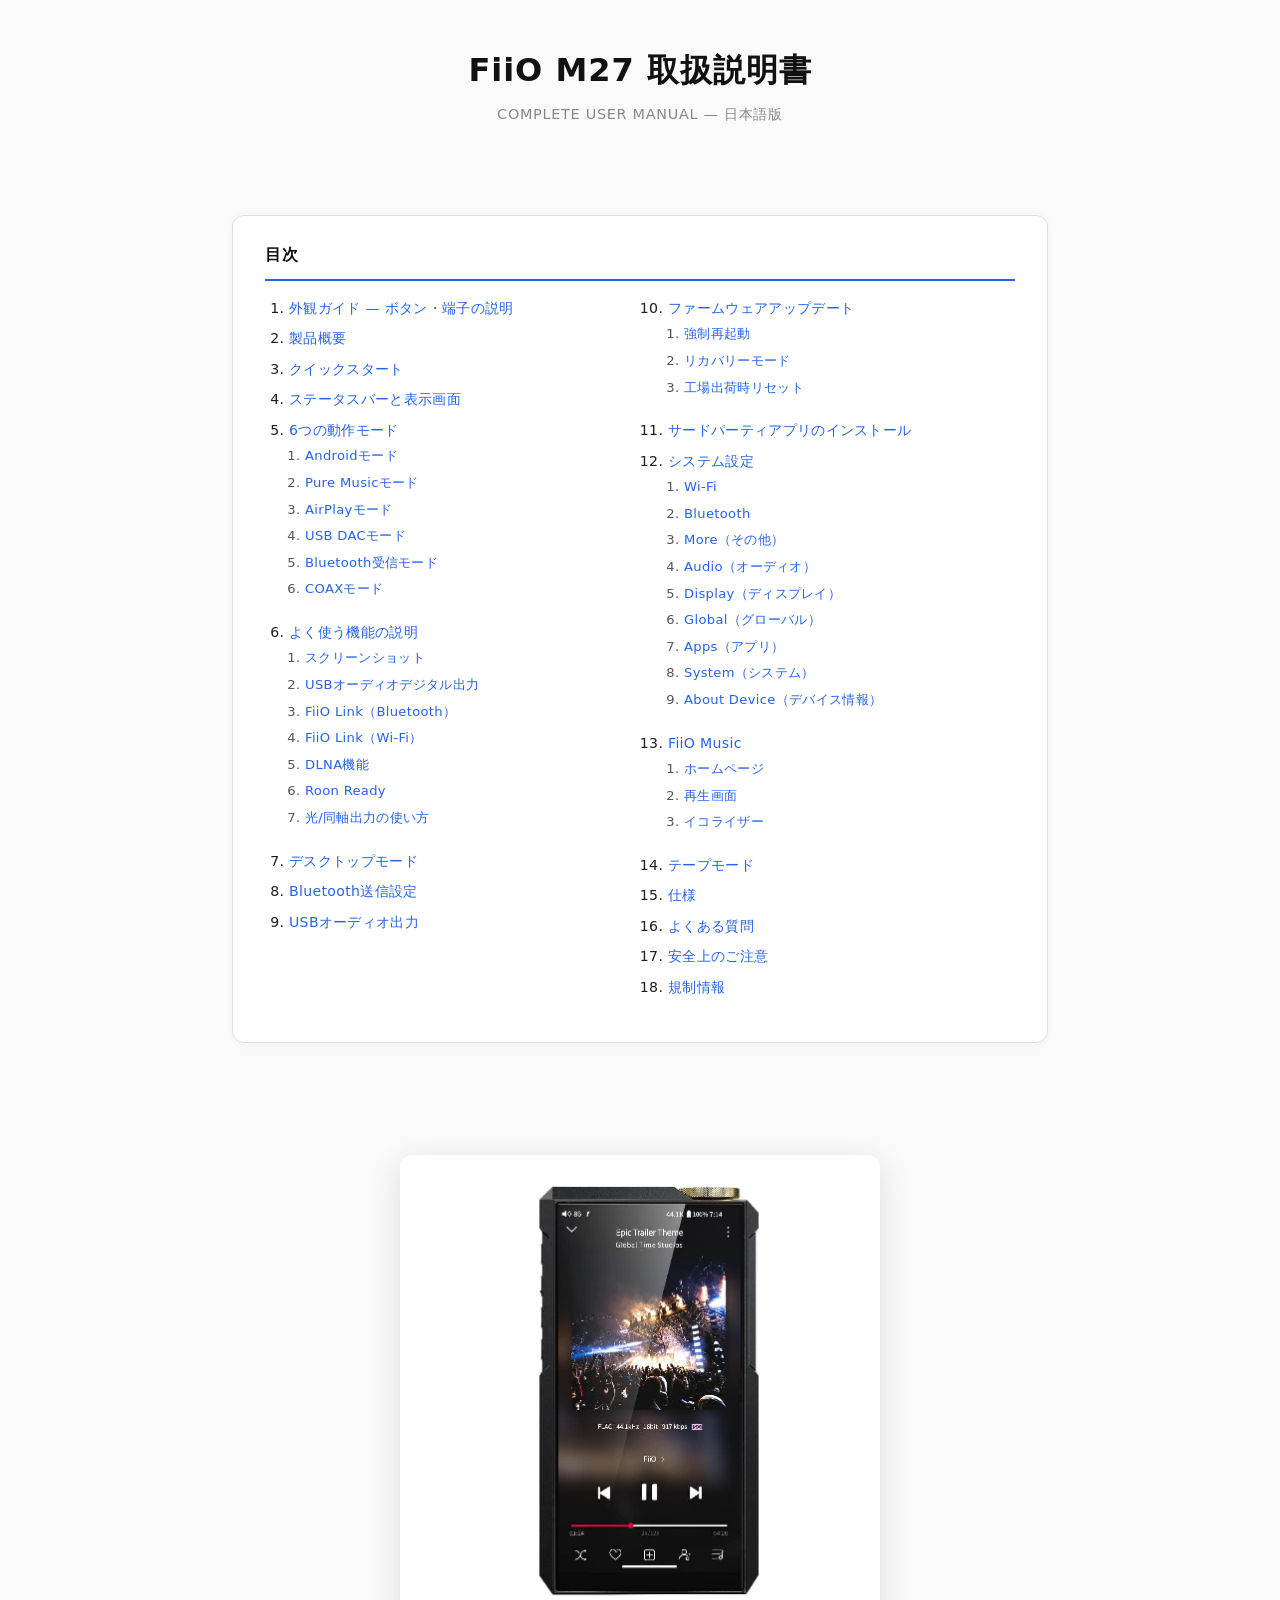
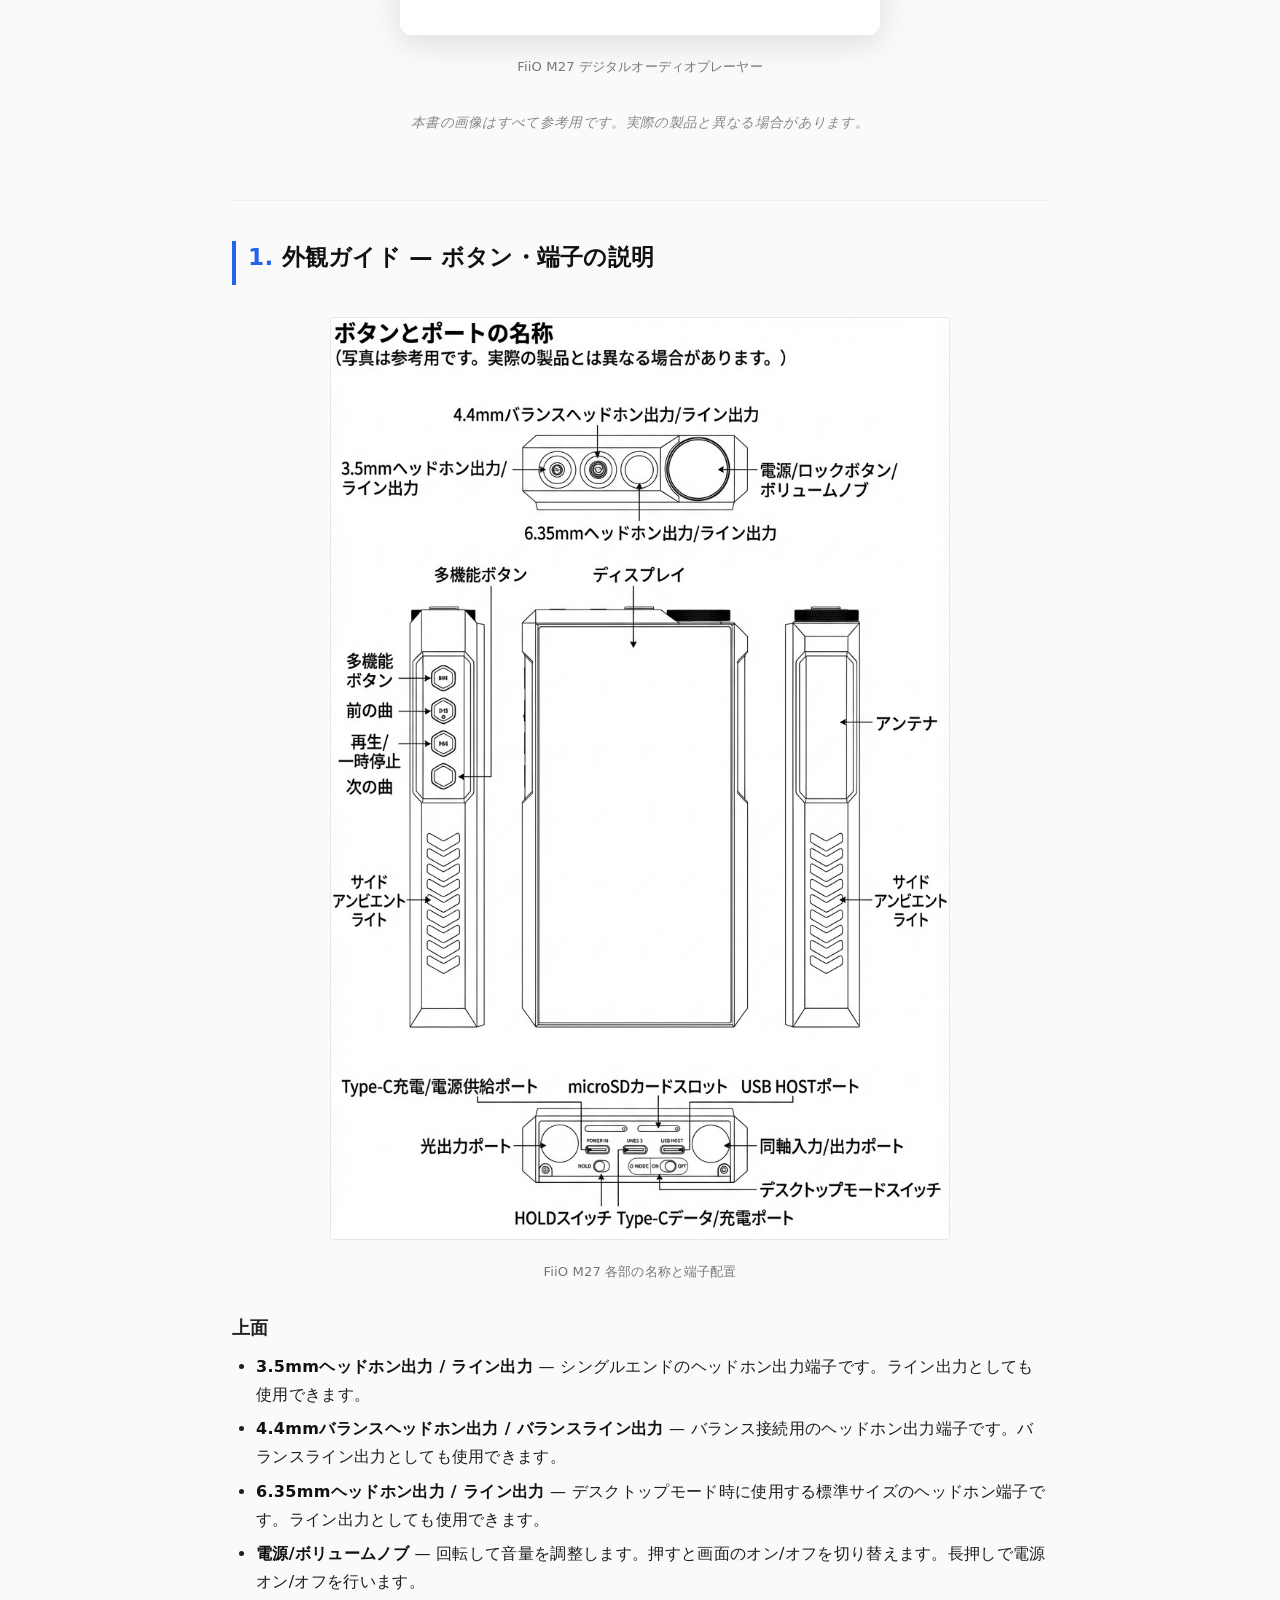
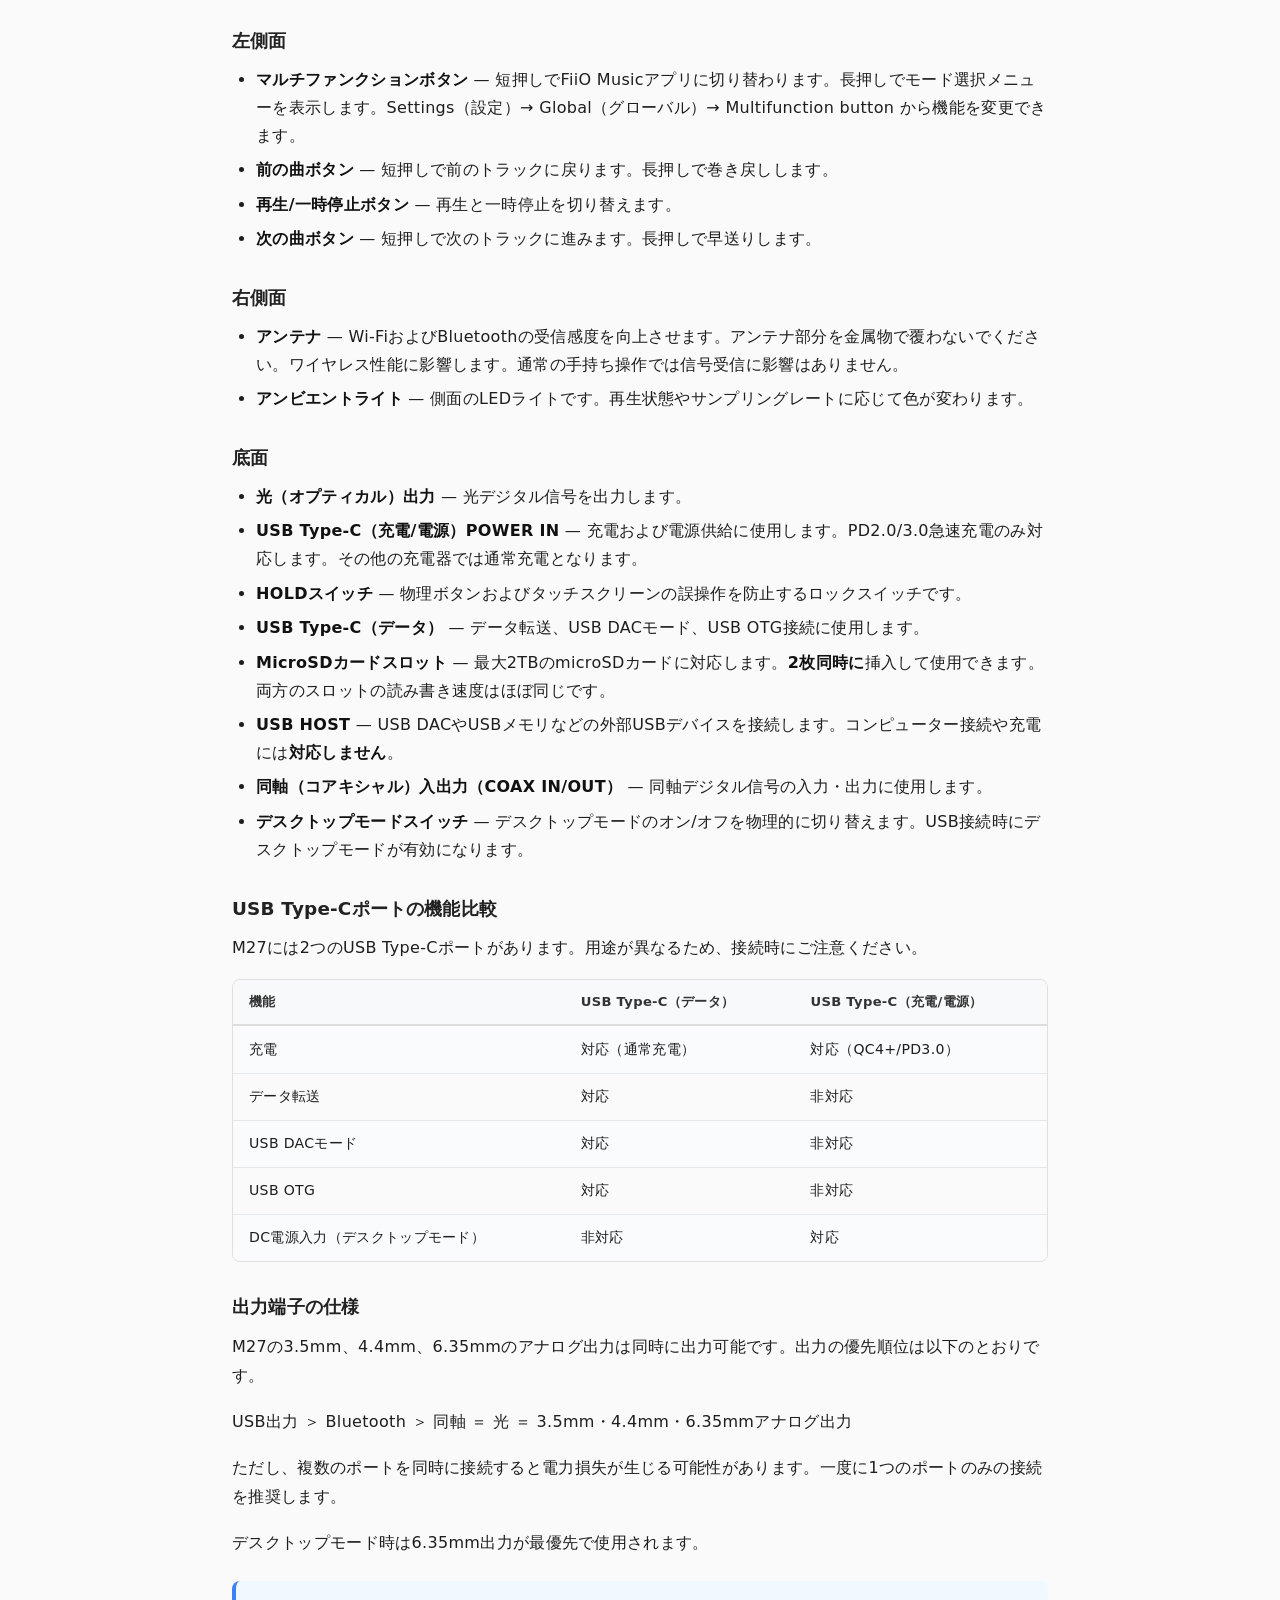
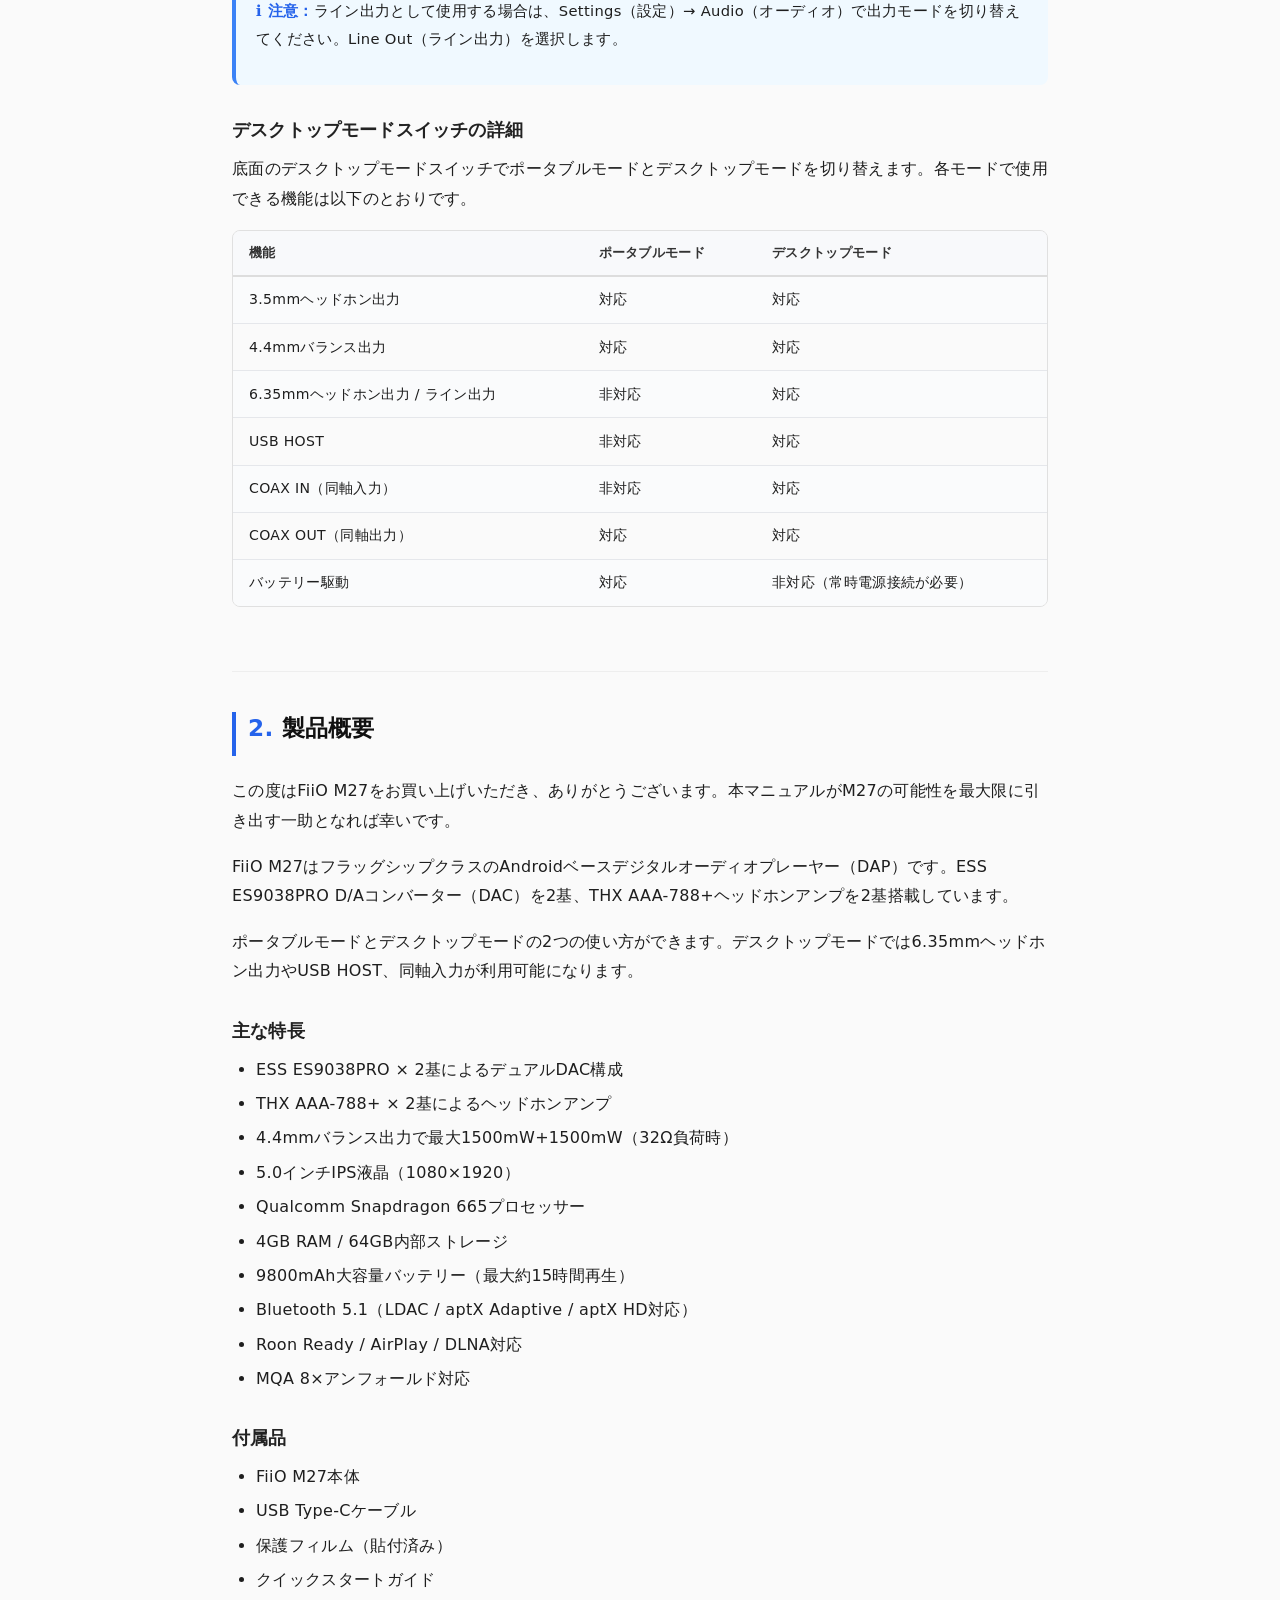
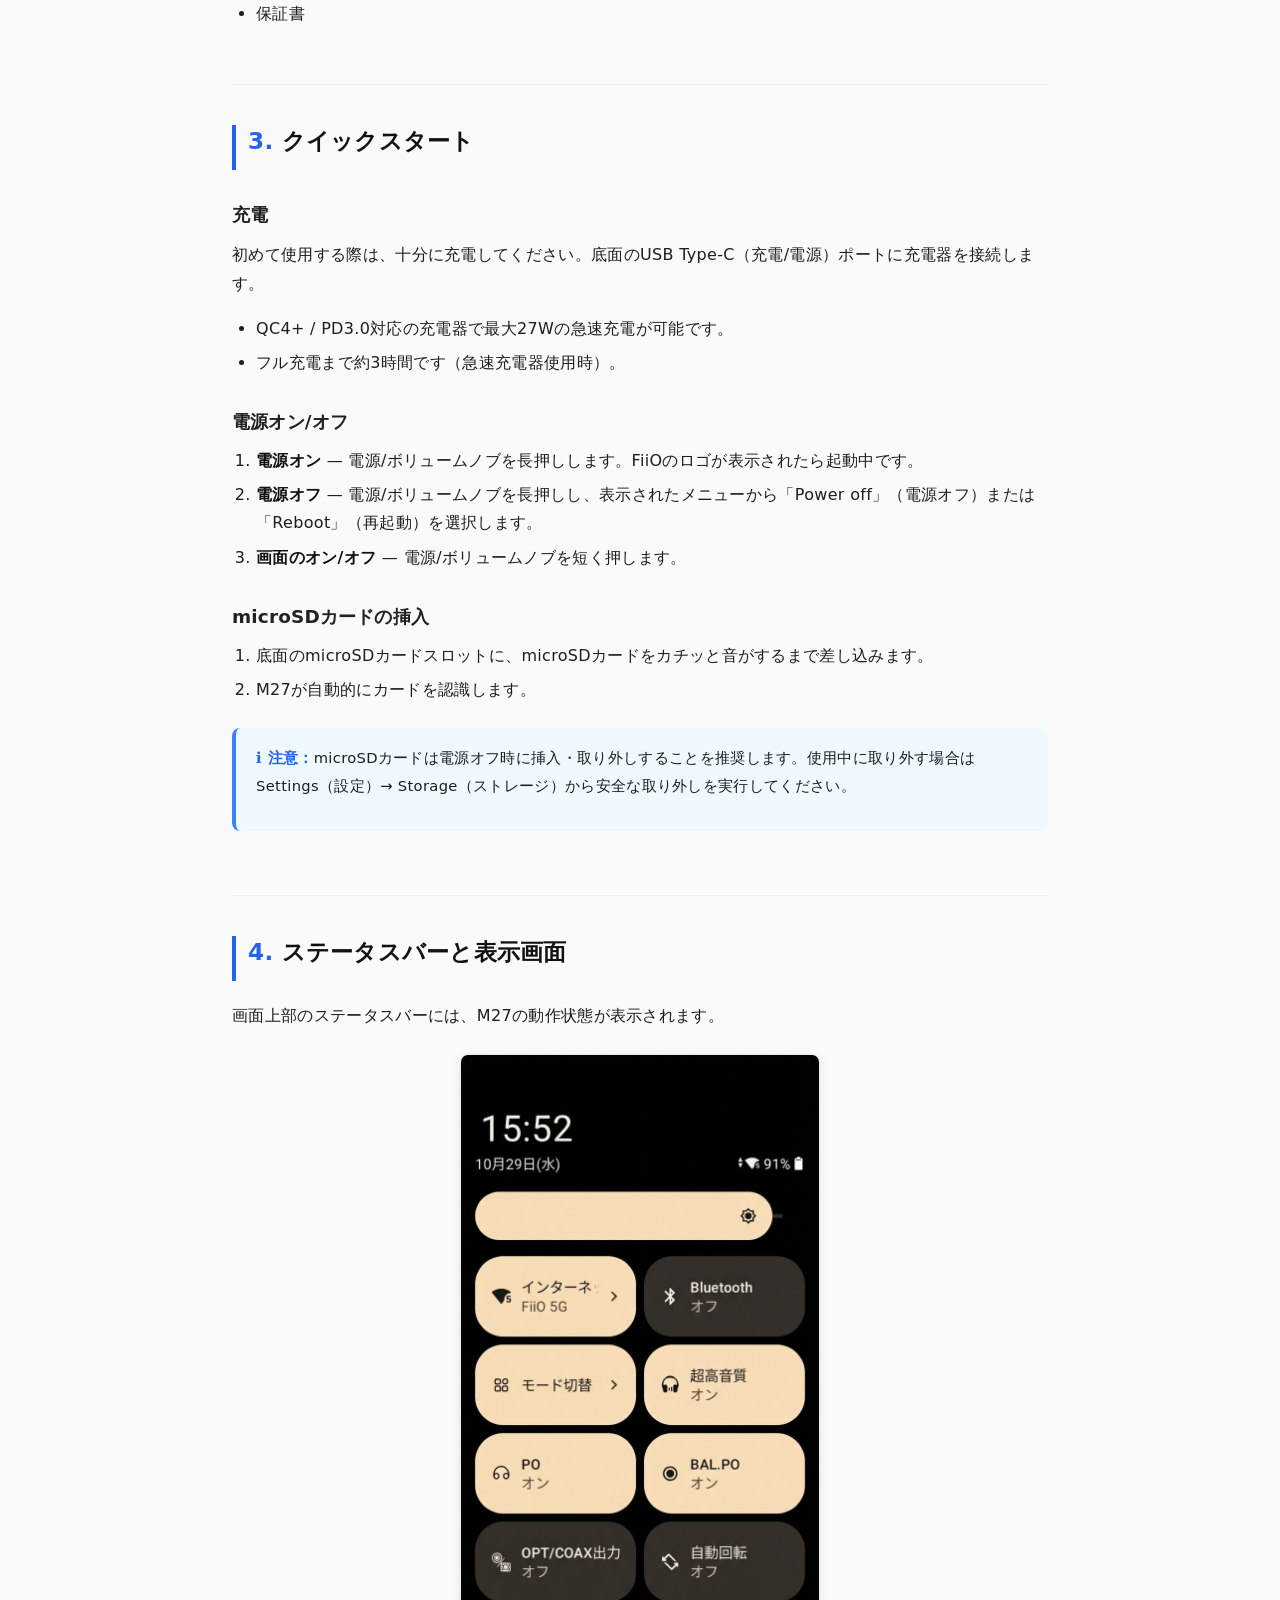
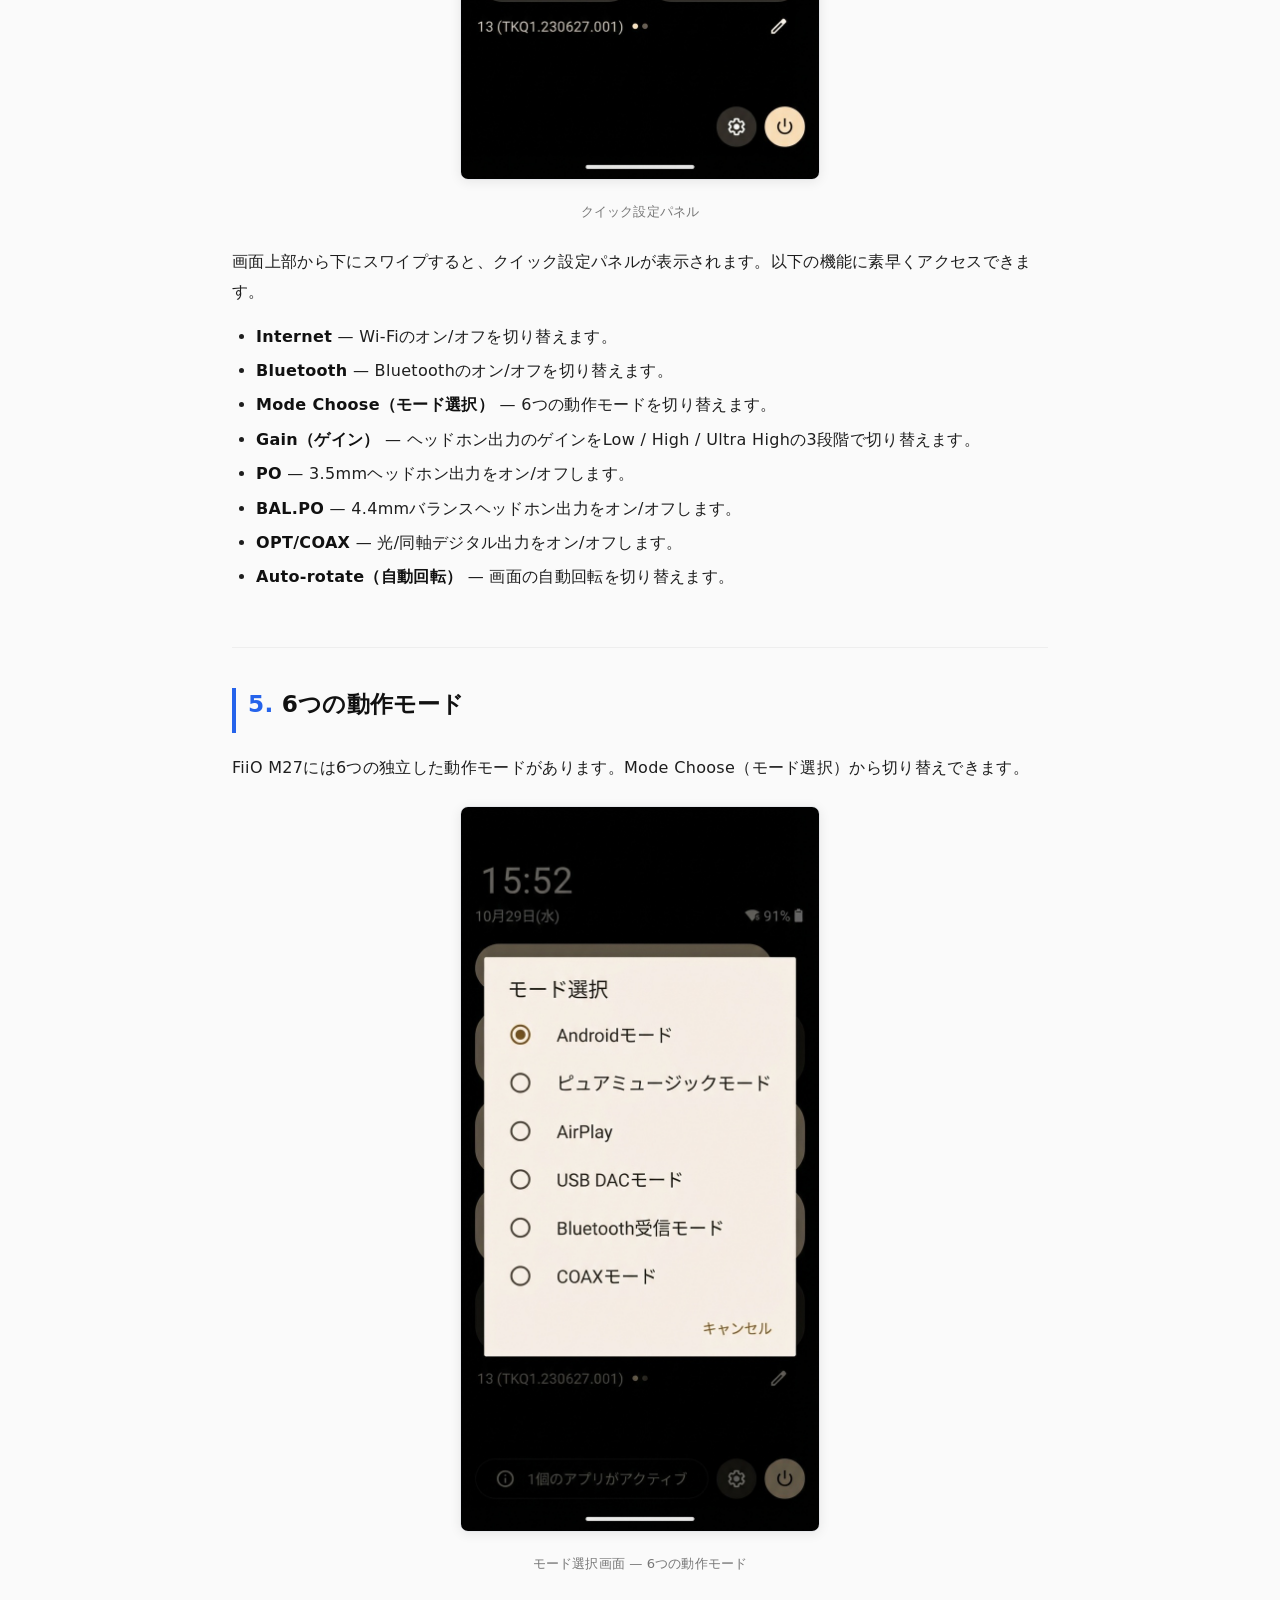
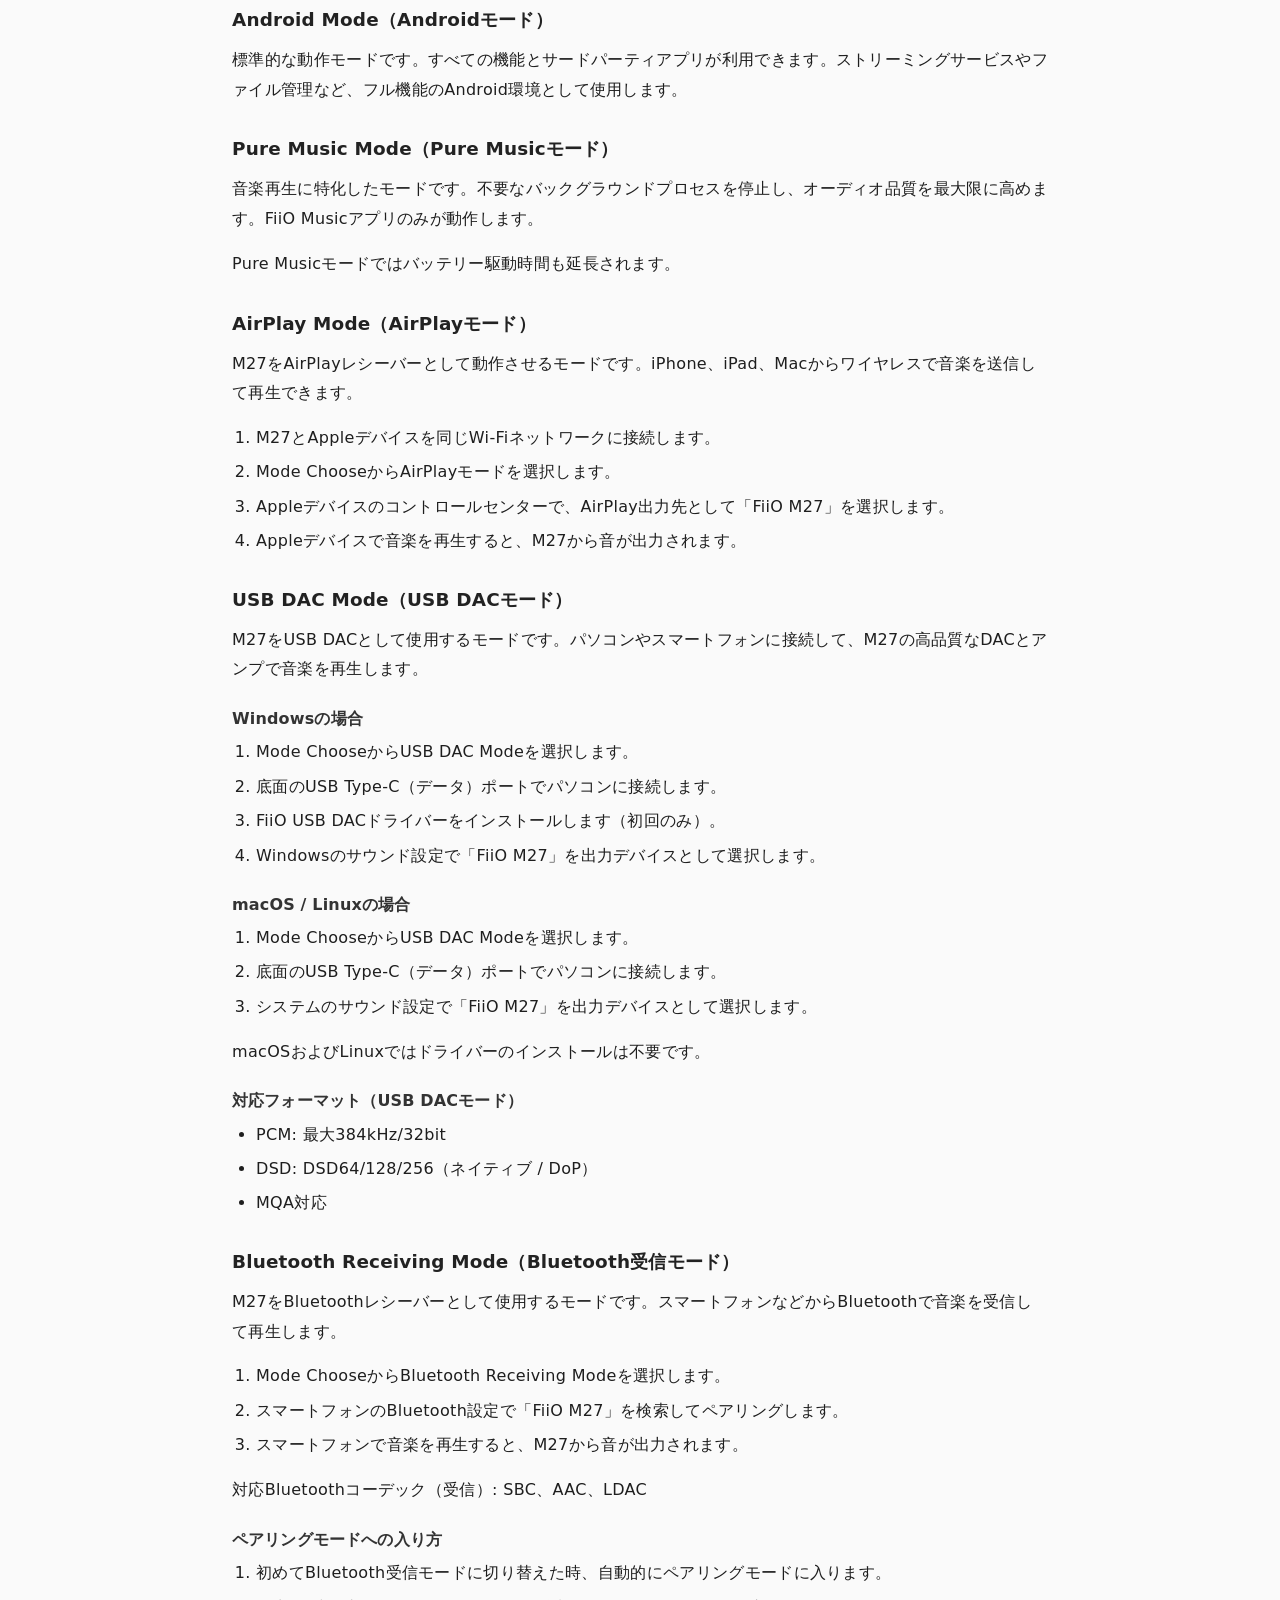
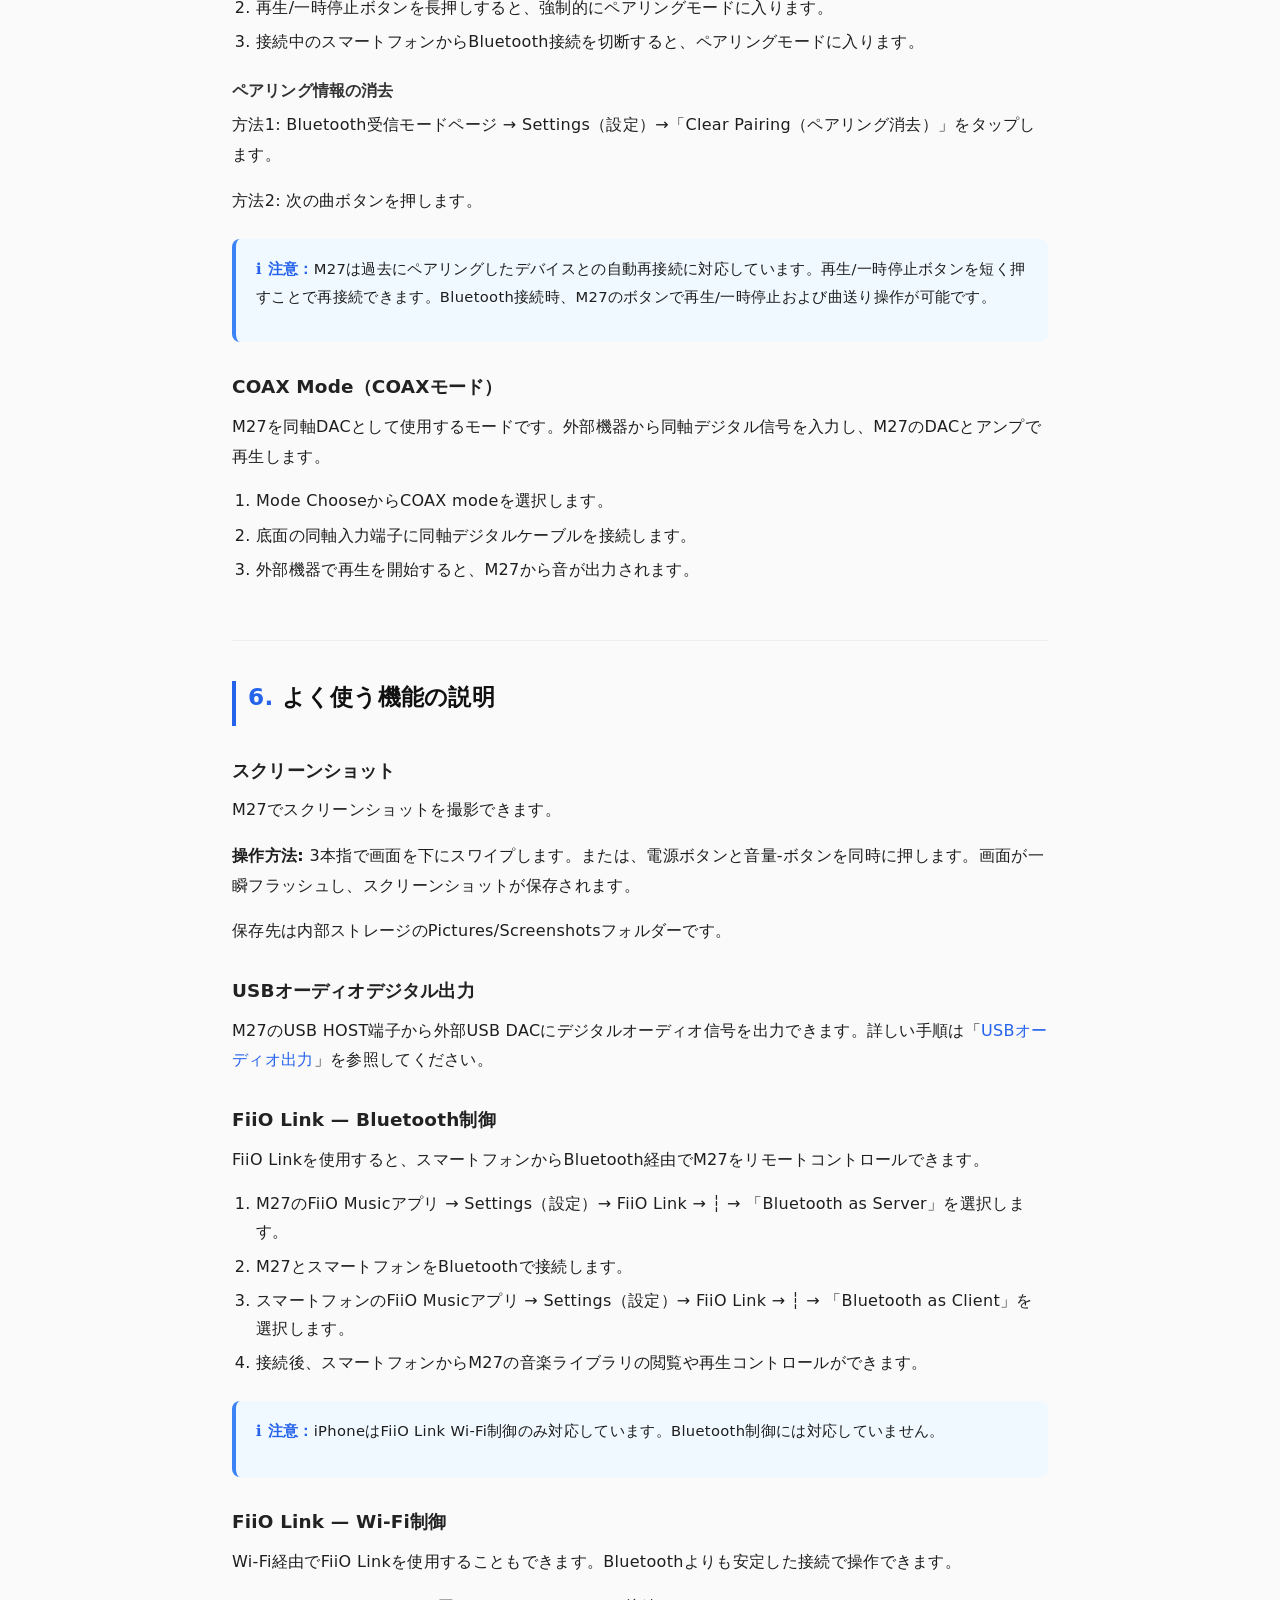
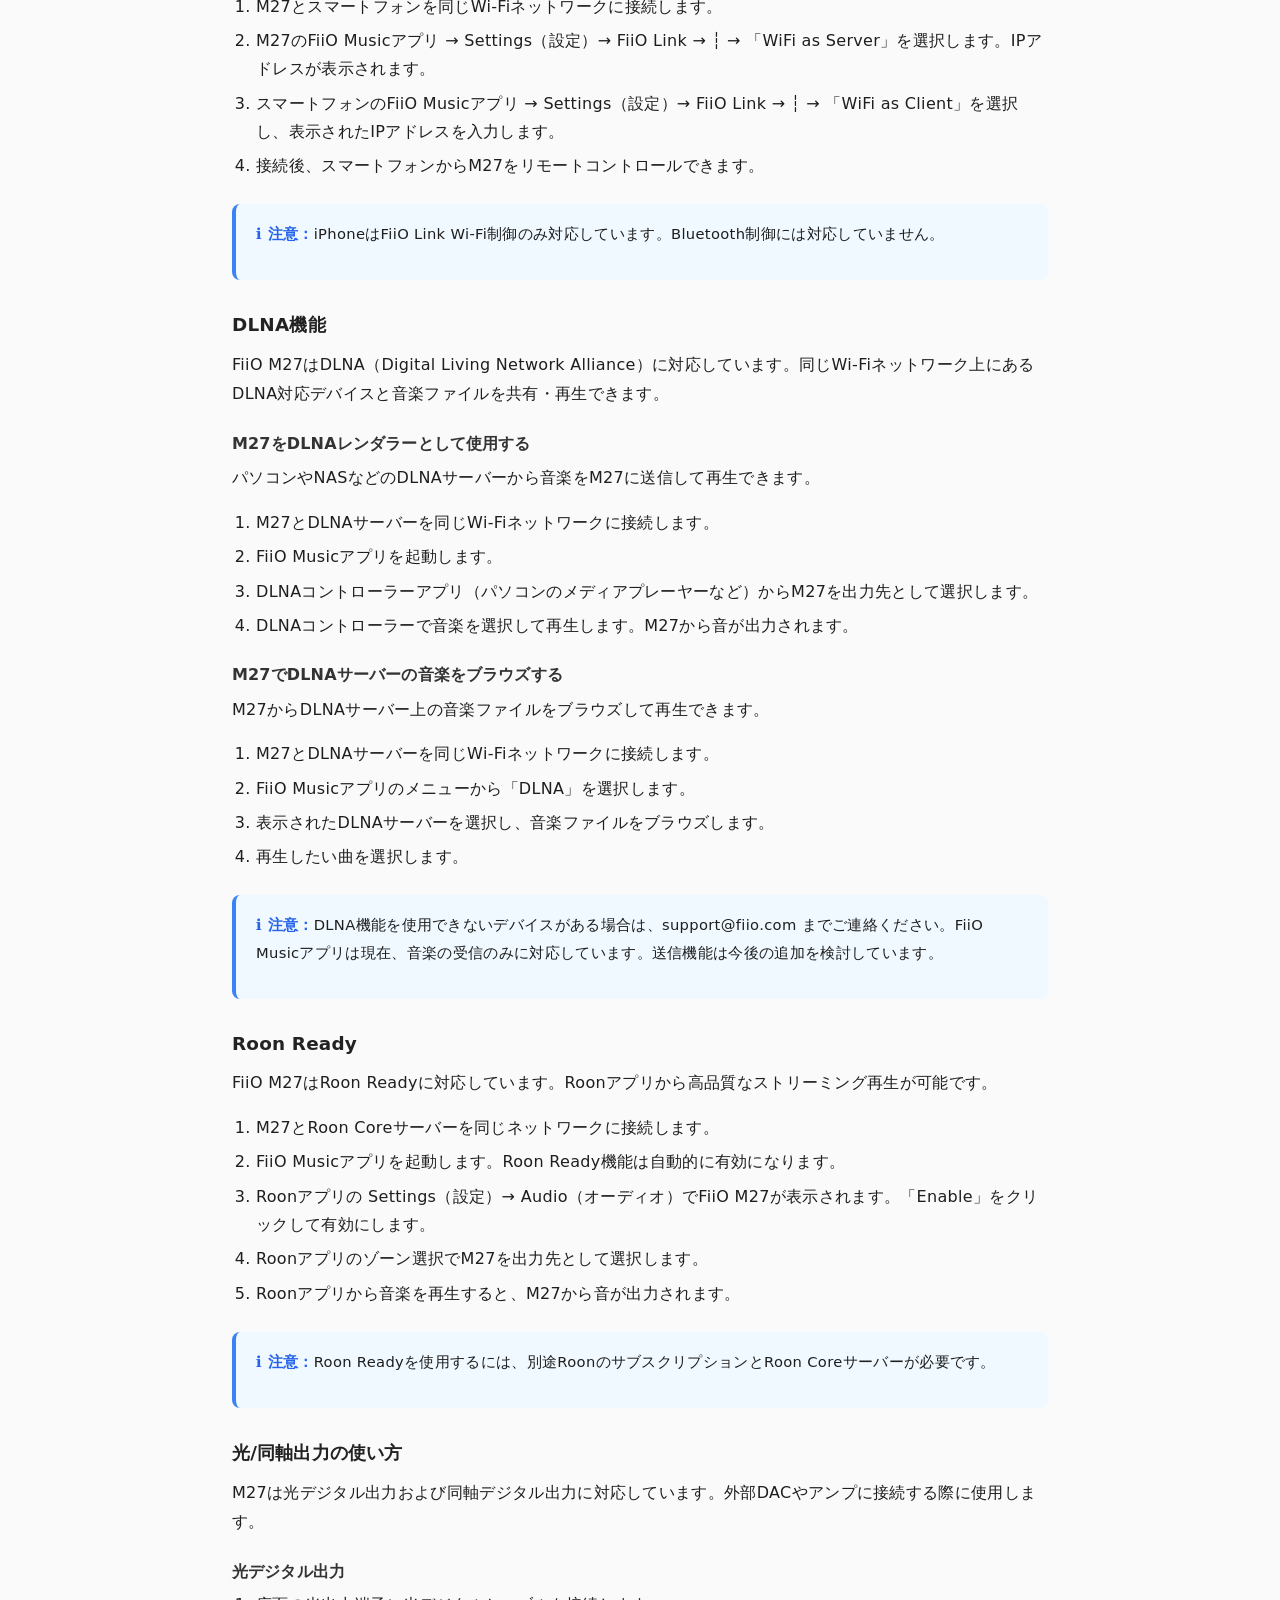
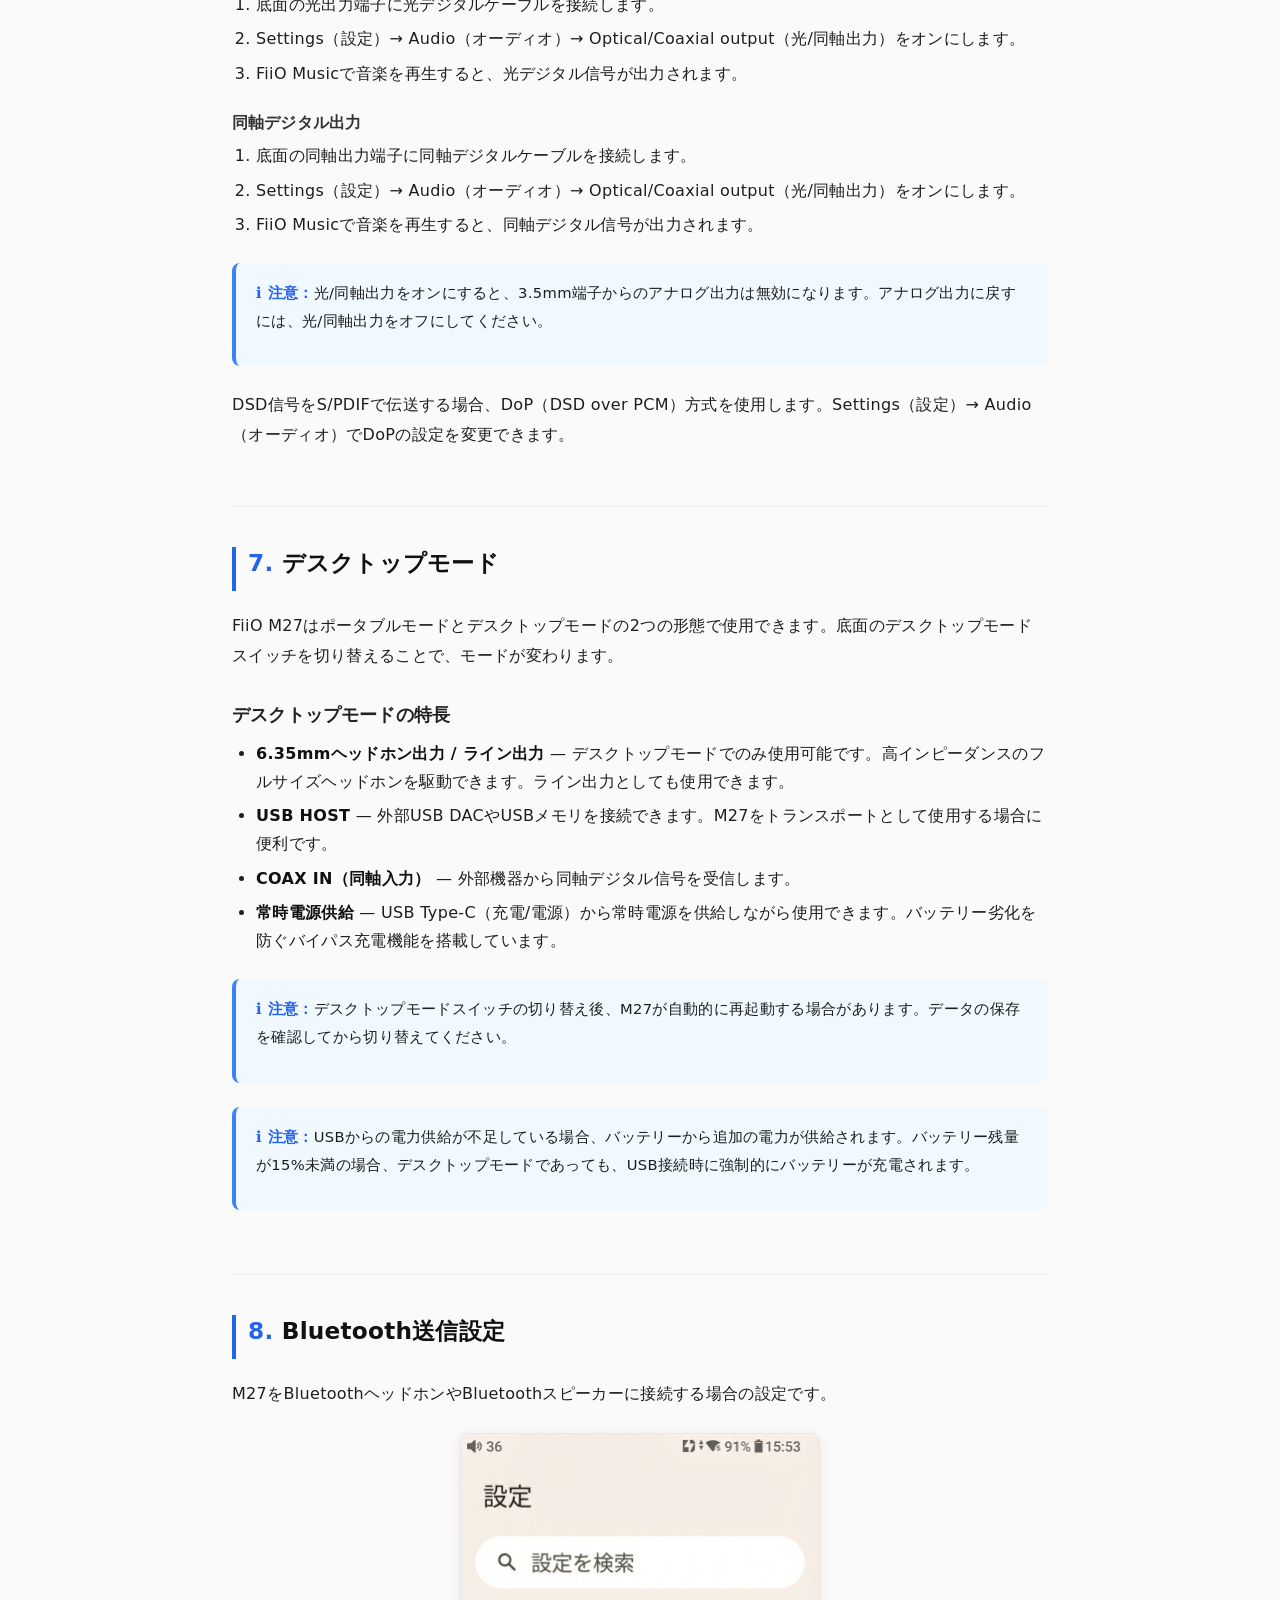
<file: output/m27-manual-ja-v7/index.html>
<!DOCTYPE html>
<html lang="ja">
<head>
    <meta charset="UTF-8">
    <meta name="viewport" content="width=device-width, initial-scale=1.0">
    <link rel="preconnect" href="https://fonts.googleapis.com">
    <link rel="preconnect" href="https://fonts.gstatic.com" crossorigin>
    <link href="https://fonts.googleapis.com/css2?family=Inter:wght@400;500;600;700&family=Noto+Sans+JP:wght@400;500;600;700&display=swap" rel="stylesheet">
    <meta http-equiv="Content-Security-Policy" content="default-src 'self'; style-src 'self' 'unsafe-inline' https://fonts.googleapis.com; font-src https://fonts.gstatic.com; img-src 'self' data:; script-src 'self' 'unsafe-inline';">
    <title>FiiO M27 取扱説明書</title>
    <link rel="stylesheet" href="style.css">
</head>
<body>
    <header>
        <h1>FiiO M27 取扱説明書</h1>
        <p class="subtitle">Complete User Manual — 日本語版</p>
    </header>

    <nav id="toc" aria-label="目次">
        <h2>目次</h2>
        <ol>
            <li><a href="#pictorial-guide">外観ガイド — ボタン・端子の説明</a></li>
            <li><a href="#product-overview">製品概要</a></li>
            <li><a href="#quick-start">クイックスタート</a></li>
            <li><a href="#status-bar">ステータスバーと表示画面</a></li>
            <li><a href="#working-modes">6つの動作モード</a>
                <ol>
                    <li><a href="#android-mode">Androidモード</a></li>
                    <li><a href="#pure-music-mode">Pure Musicモード</a></li>
                    <li><a href="#airplay-mode">AirPlayモード</a></li>
                    <li><a href="#usb-dac-mode">USB DACモード</a></li>
                    <li><a href="#bluetooth-receiving-mode">Bluetooth受信モード</a></li>
                    <li><a href="#coax-mode">COAXモード</a></li>
                </ol>
            </li>
            <li><a href="#common-functions">よく使う機能の説明</a>
                <ol>
                    <li><a href="#screenshot">スクリーンショット</a></li>
                    <li><a href="#usb-digital-output">USBオーディオデジタル出力</a></li>
                    <li><a href="#fiio-link-bt">FiiO Link（Bluetooth）</a></li>
                    <li><a href="#fiio-link-wifi">FiiO Link（Wi-Fi）</a></li>
                    <li><a href="#dlna-function">DLNA機能</a></li>
                    <li><a href="#roon-ready">Roon Ready</a></li>
                    <li><a href="#optical-coaxial-usage">光/同軸出力の使い方</a></li>
                </ol>
            </li>
            <li><a href="#desktop-mode">デスクトップモード</a></li>
            <li><a href="#bluetooth-settings">Bluetooth送信設定</a></li>
            <li><a href="#usb-audio">USBオーディオ出力</a></li>
            <li><a href="#firmware-upgrade">ファームウェアアップデート</a>
                <ol>
                    <li><a href="#force-reboot">強制再起動</a></li>
                    <li><a href="#recovery-mode">リカバリーモード</a></li>
                    <li><a href="#factory-reset-detail">工場出荷時リセット</a></li>
                </ol>
            </li>
            <li><a href="#third-party-apps">サードパーティアプリのインストール</a></li>
            <li><a href="#system-settings">システム設定</a>
                <ol>
                    <li><a href="#settings-wifi">Wi-Fi</a></li>
                    <li><a href="#settings-bluetooth">Bluetooth</a></li>
                    <li><a href="#settings-more">More（その他）</a></li>
                    <li><a href="#settings-audio">Audio（オーディオ）</a></li>
                    <li><a href="#settings-display">Display（ディスプレイ）</a></li>
                    <li><a href="#settings-global">Global（グローバル）</a></li>
                    <li><a href="#settings-apps">Apps（アプリ）</a></li>
                    <li><a href="#settings-system">System（システム）</a></li>
                    <li><a href="#settings-about">About Device（デバイス情報）</a></li>
                </ol>
            </li>
            <li><a href="#fiio-music">FiiO Music</a>
                <ol>
                    <li><a href="#fiio-music-home">ホームページ</a></li>
                    <li><a href="#fiio-music-playing">再生画面</a></li>
                    <li><a href="#fiio-music-eq">イコライザー</a></li>
                </ol>
            </li>
            <li><a href="#tape-mode">テープモード</a></li>
            <li><a href="#specifications">仕様</a></li>
            <li><a href="#faq">よくある質問</a></li>
            <li><a href="#safety-information">安全上のご注意</a></li>
            <li><a href="#regulatory-information">規制情報</a></li>
        </ol>
    </nav>

    <main>
        <!-- ============================================================
             Cover
             ============================================================ -->
        <section id="cover">
            <figure class="fig-cover">
                <img src="images/page1_img1.jpeg"
                     alt="FiiO M27の外観。再生画面を表示した正面図"
                     loading="lazy">
                <figcaption>FiiO M27 デジタルオーディオプレーヤー</figcaption>
            </figure>
            <p>本書の画像はすべて参考用です。実際の製品と異なる場合があります。</p>
        </section>

        <!-- ============================================================
             1. Pictorial Guide
             ============================================================ -->
        <section id="pictorial-guide">
            <h2>外観ガイド — ボタン・端子の説明</h2>

            <figure class="fig-hardware">
                <img src="images/page6_img1.jpeg"
                     alt="M27の各部名称図。上面に3.5mm端子、4.4mmバランス端子、6.35mmヘッドホン出力、電源/ボリュームノブ。左側面にマルチファンクションボタンと曲送り/再生/曲戻しボタン。右側面にアンテナ。底面に光（オプティカル）出力、Type-C充電ポート、HOLDスイッチ、Type-Cデータポート、microSDスロット、USB HOST、同軸入出力、デスクトップモードスイッチ"
                     loading="lazy">
                <figcaption>FiiO M27 各部の名称と端子配置</figcaption>
            </figure>

            <h3>上面</h3>
            <ul>
                <li><strong>3.5mmヘッドホン出力 / ライン出力</strong> — シングルエンドのヘッドホン出力端子です。ライン出力としても使用できます。</li>
                <li><strong>4.4mmバランスヘッドホン出力 / バランスライン出力</strong> — バランス接続用のヘッドホン出力端子です。バランスライン出力としても使用できます。</li>
                <li><strong>6.35mmヘッドホン出力 / ライン出力</strong> — デスクトップモード時に使用する標準サイズのヘッドホン端子です。ライン出力としても使用できます。</li>
                <li><strong>電源/ボリュームノブ</strong> — 回転して音量を調整します。押すと画面のオン/オフを切り替えます。長押しで電源オン/オフを行います。</li>
            </ul>

            <h3>左側面</h3>
            <ul>
                <li><strong>マルチファンクションボタン</strong> — 短押しでFiiO Musicアプリに切り替わります。長押しでモード選択メニューを表示します。Settings（設定）→ Global（グローバル）→ Multifunction button から機能を変更できます。</li>
                <li><strong>前の曲ボタン</strong> — 短押しで前のトラックに戻ります。長押しで巻き戻しします。</li>
                <li><strong>再生/一時停止ボタン</strong> — 再生と一時停止を切り替えます。</li>
                <li><strong>次の曲ボタン</strong> — 短押しで次のトラックに進みます。長押しで早送りします。</li>
            </ul>

            <h3>右側面</h3>
            <ul>
                <li><strong>アンテナ</strong> — Wi-FiおよびBluetoothの受信感度を向上させます。アンテナ部分を金属物で覆わないでください。ワイヤレス性能に影響します。通常の手持ち操作では信号受信に影響はありません。</li>
                <li><strong>アンビエントライト</strong> — 側面のLEDライトです。再生状態やサンプリングレートに応じて色が変わります。</li>
            </ul>

            <h3>底面</h3>
            <ul>
                <li><strong>光（オプティカル）出力</strong> — 光デジタル信号を出力します。</li>
                <li><strong>USB Type-C（充電/電源）POWER IN</strong> — 充電および電源供給に使用します。PD2.0/3.0急速充電のみ対応します。その他の充電器では通常充電となります。</li>
                <li><strong>HOLDスイッチ</strong> — 物理ボタンおよびタッチスクリーンの誤操作を防止するロックスイッチです。</li>
                <li><strong>USB Type-C（データ）</strong> — データ転送、USB DACモード、USB OTG接続に使用します。</li>
                <li><strong>MicroSDカードスロット</strong> — 最大2TBのmicroSDカードに対応します。<strong>2枚同時に</strong>挿入して使用できます。両方のスロットの読み書き速度はほぼ同じです。</li>
                <li><strong>USB HOST</strong> — USB DACやUSBメモリなどの外部USBデバイスを接続します。コンピューター接続や充電には<strong>対応しません</strong>。</li>
                <li><strong>同軸（コアキシャル）入出力（COAX IN/OUT）</strong> — 同軸デジタル信号の入力・出力に使用します。</li>
                <li><strong>デスクトップモードスイッチ</strong> — デスクトップモードのオン/オフを物理的に切り替えます。USB接続時にデスクトップモードが有効になります。</li>
            </ul>

            <h3>USB Type-Cポートの機能比較</h3>
            <p>M27には2つのUSB Type-Cポートがあります。用途が異なるため、接続時にご注意ください。</p>
            <div class="table-wrapper">
                <table>
                    <tr>
                        <th>機能</th>
                        <th>USB Type-C（データ）</th>
                        <th>USB Type-C（充電/電源）</th>
                    </tr>
                    <tr>
                        <td>充電</td>
                        <td>対応（通常充電）</td>
                        <td>対応（QC4+/PD3.0）</td>
                    </tr>
                    <tr>
                        <td>データ転送</td>
                        <td>対応</td>
                        <td>非対応</td>
                    </tr>
                    <tr>
                        <td>USB DACモード</td>
                        <td>対応</td>
                        <td>非対応</td>
                    </tr>
                    <tr>
                        <td>USB OTG</td>
                        <td>対応</td>
                        <td>非対応</td>
                    </tr>
                    <tr>
                        <td>DC電源入力（デスクトップモード）</td>
                        <td>非対応</td>
                        <td>対応</td>
                    </tr>
                </table>
            </div>

            <h3>出力端子の仕様</h3>
            <p>M27の3.5mm、4.4mm、6.35mmのアナログ出力は同時に出力可能です。出力の優先順位は以下のとおりです。</p>
            <p>USB出力 ＞ Bluetooth ＞ 同軸 ＝ 光 ＝ 3.5mm・4.4mm・6.35mmアナログ出力</p>
            <p>ただし、複数のポートを同時に接続すると電力損失が生じる可能性があります。一度に1つのポートのみの接続を推奨します。</p>
            <p>デスクトップモード時は6.35mm出力が最優先で使用されます。</p>

            <div class="warning-notice">
                <p><span class="warning-label">注意：</span>ライン出力として使用する場合は、Settings（設定）→ Audio（オーディオ）で出力モードを切り替えてください。Line Out（ライン出力）を選択します。</p>
            </div>

            <h3>デスクトップモードスイッチの詳細</h3>
            <p>底面のデスクトップモードスイッチでポータブルモードとデスクトップモードを切り替えます。各モードで使用できる機能は以下のとおりです。</p>
            <div class="table-wrapper">
                <table>
                    <tr>
                        <th>機能</th>
                        <th>ポータブルモード</th>
                        <th>デスクトップモード</th>
                    </tr>
                    <tr>
                        <td>3.5mmヘッドホン出力</td>
                        <td>対応</td>
                        <td>対応</td>
                    </tr>
                    <tr>
                        <td>4.4mmバランス出力</td>
                        <td>対応</td>
                        <td>対応</td>
                    </tr>
                    <tr>
                        <td>6.35mmヘッドホン出力 / ライン出力</td>
                        <td>非対応</td>
                        <td>対応</td>
                    </tr>
                    <tr>
                        <td>USB HOST</td>
                        <td>非対応</td>
                        <td>対応</td>
                    </tr>
                    <tr>
                        <td>COAX IN（同軸入力）</td>
                        <td>非対応</td>
                        <td>対応</td>
                    </tr>
                    <tr>
                        <td>COAX OUT（同軸出力）</td>
                        <td>対応</td>
                        <td>対応</td>
                    </tr>
                    <tr>
                        <td>バッテリー駆動</td>
                        <td>対応</td>
                        <td>非対応（常時電源接続が必要）</td>
                    </tr>
                </table>
            </div>
        </section>

        <!-- ============================================================
             2. Product Overview
             ============================================================ -->
        <section id="product-overview">
            <h2>製品概要</h2>
            <p>この度はFiiO M27をお買い上げいただき、ありがとうございます。本マニュアルがM27の可能性を最大限に引き出す一助となれば幸いです。</p>
            <p>FiiO M27はフラッグシップクラスのAndroidベースデジタルオーディオプレーヤー（DAP）です。ESS ES9038PRO D/Aコンバーター（DAC）を2基、THX AAA-788+ヘッドホンアンプを2基搭載しています。</p>
            <p>ポータブルモードとデスクトップモードの2つの使い方ができます。デスクトップモードでは6.35mmヘッドホン出力やUSB HOST、同軸入力が利用可能になります。</p>

            <h3>主な特長</h3>
            <ul>
                <li>ESS ES9038PRO × 2基によるデュアルDAC構成</li>
                <li>THX AAA-788+ × 2基によるヘッドホンアンプ</li>
                <li>4.4mmバランス出力で最大1500mW+1500mW（32Ω負荷時）</li>
                <li>5.0インチIPS液晶（1080×1920）</li>
                <li>Qualcomm Snapdragon 665プロセッサー</li>
                <li>4GB RAM / 64GB内部ストレージ</li>
                <li>9800mAh大容量バッテリー（最大約15時間再生）</li>
                <li>Bluetooth 5.1（LDAC / aptX Adaptive / aptX HD対応）</li>
                <li>Roon Ready / AirPlay / DLNA対応</li>
                <li>MQA 8×アンフォールド対応</li>
            </ul>

            <h3>付属品</h3>
            <ul>
                <li>FiiO M27本体</li>
                <li>USB Type-Cケーブル</li>
                <li>保護フィルム（貼付済み）</li>
                <li>クイックスタートガイド</li>
                <li>保証書</li>
            </ul>
        </section>

        <!-- ============================================================
             3. Quick Start
             ============================================================ -->
        <section id="quick-start">
            <h2>クイックスタート</h2>

            <h3>充電</h3>
            <p>初めて使用する際は、十分に充電してください。底面のUSB Type-C（充電/電源）ポートに充電器を接続します。</p>
            <ul>
                <li>QC4+ / PD3.0対応の充電器で最大27Wの急速充電が可能です。</li>
                <li>フル充電まで約3時間です（急速充電器使用時）。</li>
            </ul>

            <h3>電源オン/オフ</h3>
            <ol>
                <li><strong>電源オン</strong> — 電源/ボリュームノブを長押しします。FiiOのロゴが表示されたら起動中です。</li>
                <li><strong>電源オフ</strong> — 電源/ボリュームノブを長押しし、表示されたメニューから「Power off」（電源オフ）または「Reboot」（再起動）を選択します。</li>
                <li><strong>画面のオン/オフ</strong> — 電源/ボリュームノブを短く押します。</li>
            </ol>

            <h3>microSDカードの挿入</h3>
            <ol>
                <li>底面のmicroSDカードスロットに、microSDカードをカチッと音がするまで差し込みます。</li>
                <li>M27が自動的にカードを認識します。</li>
            </ol>

            <div class="warning-notice">
                <p><span class="warning-label">注意：</span>microSDカードは電源オフ時に挿入・取り外しすることを推奨します。使用中に取り外す場合はSettings（設定）→ Storage（ストレージ）から安全な取り外しを実行してください。</p>
            </div>
        </section>

        <!-- ============================================================
             4. Status Bar
             ============================================================ -->
        <section id="status-bar">
            <h2>ステータスバーと表示画面</h2>
            <p>画面上部のステータスバーには、M27の動作状態が表示されます。</p>

            <figure class="fig-phone">
                <img src="images/page12_img1.jpeg"
                     alt="M27のクイック設定パネル。Internet、Bluetooth、Mode Choose、Ultra Highゲイン、PO、BAL.PO、OPT/COAX出力、Auto-rotateのトグルが表示されている"
                     loading="lazy">
                <figcaption>クイック設定パネル</figcaption>
            </figure>

            <p>画面上部から下にスワイプすると、クイック設定パネルが表示されます。以下の機能に素早くアクセスできます。</p>
            <ul>
                <li><strong>Internet</strong> — Wi-Fiのオン/オフを切り替えます。</li>
                <li><strong>Bluetooth</strong> — Bluetoothのオン/オフを切り替えます。</li>
                <li><strong>Mode Choose（モード選択）</strong> — 6つの動作モードを切り替えます。</li>
                <li><strong>Gain（ゲイン）</strong> — ヘッドホン出力のゲインをLow / High / Ultra Highの3段階で切り替えます。</li>
                <li><strong>PO</strong> — 3.5mmヘッドホン出力をオン/オフします。</li>
                <li><strong>BAL.PO</strong> — 4.4mmバランスヘッドホン出力をオン/オフします。</li>
                <li><strong>OPT/COAX</strong> — 光/同軸デジタル出力をオン/オフします。</li>
                <li><strong>Auto-rotate（自動回転）</strong> — 画面の自動回転を切り替えます。</li>
            </ul>
        </section>

        <!-- ============================================================
             5. Working Modes
             ============================================================ -->
        <section id="working-modes">
            <h2>6つの動作モード</h2>
            <p>FiiO M27には6つの独立した動作モードがあります。Mode Choose（モード選択）から切り替えできます。</p>

            <figure class="fig-phone">
                <img src="images/page13_img1.jpeg"
                     alt="Mode Choose（モード選択）ダイアログ。Android Mode（選択中）、Pure Music Mode、AirPlay、USB DAC Mode、Bluetooth Receiving Mode、COAX modeの6つのモードが表示されている"
                     loading="lazy">
                <figcaption>モード選択画面 — 6つの動作モード</figcaption>
            </figure>

            <h3 id="android-mode">Android Mode（Androidモード）</h3>
            <p>標準的な動作モードです。すべての機能とサードパーティアプリが利用できます。ストリーミングサービスやファイル管理など、フル機能のAndroid環境として使用します。</p>

            <h3 id="pure-music-mode">Pure Music Mode（Pure Musicモード）</h3>
            <p>音楽再生に特化したモードです。不要なバックグラウンドプロセスを停止し、オーディオ品質を最大限に高めます。FiiO Musicアプリのみが動作します。</p>
            <p>Pure Musicモードではバッテリー駆動時間も延長されます。</p>

            <h3 id="airplay-mode">AirPlay Mode（AirPlayモード）</h3>
            <p>M27をAirPlayレシーバーとして動作させるモードです。iPhone、iPad、Macからワイヤレスで音楽を送信して再生できます。</p>
            <ol>
                <li>M27とAppleデバイスを同じWi-Fiネットワークに接続します。</li>
                <li>Mode ChooseからAirPlayモードを選択します。</li>
                <li>Appleデバイスのコントロールセンターで、AirPlay出力先として「FiiO M27」を選択します。</li>
                <li>Appleデバイスで音楽を再生すると、M27から音が出力されます。</li>
            </ol>

            <h3 id="usb-dac-mode">USB DAC Mode（USB DACモード）</h3>
            <p>M27をUSB DACとして使用するモードです。パソコンやスマートフォンに接続して、M27の高品質なDACとアンプで音楽を再生します。</p>

            <h4>Windowsの場合</h4>
            <ol>
                <li>Mode ChooseからUSB DAC Modeを選択します。</li>
                <li>底面のUSB Type-C（データ）ポートでパソコンに接続します。</li>
                <li>FiiO USB DACドライバーをインストールします（初回のみ）。</li>
                <li>Windowsのサウンド設定で「FiiO M27」を出力デバイスとして選択します。</li>
            </ol>

            <h4>macOS / Linuxの場合</h4>
            <ol>
                <li>Mode ChooseからUSB DAC Modeを選択します。</li>
                <li>底面のUSB Type-C（データ）ポートでパソコンに接続します。</li>
                <li>システムのサウンド設定で「FiiO M27」を出力デバイスとして選択します。</li>
            </ol>
            <p>macOSおよびLinuxではドライバーのインストールは不要です。</p>

            <h4>対応フォーマット（USB DACモード）</h4>
            <ul>
                <li>PCM: 最大384kHz/32bit</li>
                <li>DSD: DSD64/128/256（ネイティブ / DoP）</li>
                <li>MQA対応</li>
            </ul>

            <h3 id="bluetooth-receiving-mode">Bluetooth Receiving Mode（Bluetooth受信モード）</h3>
            <p>M27をBluetoothレシーバーとして使用するモードです。スマートフォンなどからBluetoothで音楽を受信して再生します。</p>
            <ol>
                <li>Mode ChooseからBluetooth Receiving Modeを選択します。</li>
                <li>スマートフォンのBluetooth設定で「FiiO M27」を検索してペアリングします。</li>
                <li>スマートフォンで音楽を再生すると、M27から音が出力されます。</li>
            </ol>
            <p>対応Bluetoothコーデック（受信）: SBC、AAC、LDAC</p>

            <h4>ペアリングモードへの入り方</h4>
            <ol>
                <li>初めてBluetooth受信モードに切り替えた時、自動的にペアリングモードに入ります。</li>
                <li>再生/一時停止ボタンを長押しすると、強制的にペアリングモードに入ります。</li>
                <li>接続中のスマートフォンからBluetooth接続を切断すると、ペアリングモードに入ります。</li>
            </ol>

            <h4>ペアリング情報の消去</h4>
            <p>方法1: Bluetooth受信モードページ → Settings（設定）→「Clear Pairing（ペアリング消去）」をタップします。</p>
            <p>方法2: 次の曲ボタンを押します。</p>

            <div class="warning-notice">
                <p><span class="warning-label">注意：</span>M27は過去にペアリングしたデバイスとの自動再接続に対応しています。再生/一時停止ボタンを短く押すことで再接続できます。Bluetooth接続時、M27のボタンで再生/一時停止および曲送り操作が可能です。</p>
            </div>

            <h3 id="coax-mode">COAX Mode（COAXモード）</h3>
            <p>M27を同軸DACとして使用するモードです。外部機器から同軸デジタル信号を入力し、M27のDACとアンプで再生します。</p>
            <ol>
                <li>Mode ChooseからCOAX modeを選択します。</li>
                <li>底面の同軸入力端子に同軸デジタルケーブルを接続します。</li>
                <li>外部機器で再生を開始すると、M27から音が出力されます。</li>
            </ol>
        </section>

        <!-- ============================================================
             Commonly-Used Functions
             ============================================================ -->
        <section id="common-functions">
            <h2>よく使う機能の説明</h2>

            <h3 id="screenshot">スクリーンショット</h3>
            <p>M27でスクリーンショットを撮影できます。</p>
            <p><strong>操作方法:</strong> 3本指で画面を下にスワイプします。または、電源ボタンと音量-ボタンを同時に押します。画面が一瞬フラッシュし、スクリーンショットが保存されます。</p>
            <p>保存先は内部ストレージのPictures/Screenshotsフォルダーです。</p>

            <h3 id="usb-digital-output">USBオーディオデジタル出力</h3>
            <p>M27のUSB HOST端子から外部USB DACにデジタルオーディオ信号を出力できます。詳しい手順は「<a href="#usb-audio">USBオーディオ出力</a>」を参照してください。</p>

            <h3 id="fiio-link-bt">FiiO Link — Bluetooth制御</h3>
            <p>FiiO Linkを使用すると、スマートフォンからBluetooth経由でM27をリモートコントロールできます。</p>
            <ol>
                <li>M27のFiiO Musicアプリ → Settings（設定）→ FiiO Link → ┆ → 「Bluetooth as Server」を選択します。</li>
                <li>M27とスマートフォンをBluetoothで接続します。</li>
                <li>スマートフォンのFiiO Musicアプリ → Settings（設定）→ FiiO Link → ┆ → 「Bluetooth as Client」を選択します。</li>
                <li>接続後、スマートフォンからM27の音楽ライブラリの閲覧や再生コントロールができます。</li>
            </ol>
            <div class="warning-notice">
                <p><span class="warning-label">注意：</span>iPhoneはFiiO Link Wi-Fi制御のみ対応しています。Bluetooth制御には対応していません。</p>
            </div>

            <h3 id="fiio-link-wifi">FiiO Link — Wi-Fi制御</h3>
            <p>Wi-Fi経由でFiiO Linkを使用することもできます。Bluetoothよりも安定した接続で操作できます。</p>
            <ol>
                <li>M27とスマートフォンを同じWi-Fiネットワークに接続します。</li>
                <li>M27のFiiO Musicアプリ → Settings（設定）→ FiiO Link → ┆ → 「WiFi as Server」を選択します。IPアドレスが表示されます。</li>
                <li>スマートフォンのFiiO Musicアプリ → Settings（設定）→ FiiO Link → ┆ → 「WiFi as Client」を選択し、表示されたIPアドレスを入力します。</li>
                <li>接続後、スマートフォンからM27をリモートコントロールできます。</li>
            </ol>
            <div class="warning-notice">
                <p><span class="warning-label">注意：</span>iPhoneはFiiO Link Wi-Fi制御のみ対応しています。Bluetooth制御には対応していません。</p>
            </div>

            <h3 id="dlna-function">DLNA機能</h3>
            <p>FiiO M27はDLNA（Digital Living Network Alliance）に対応しています。同じWi-Fiネットワーク上にあるDLNA対応デバイスと音楽ファイルを共有・再生できます。</p>

            <h4>M27をDLNAレンダラーとして使用する</h4>
            <p>パソコンやNASなどのDLNAサーバーから音楽をM27に送信して再生できます。</p>
            <ol>
                <li>M27とDLNAサーバーを同じWi-Fiネットワークに接続します。</li>
                <li>FiiO Musicアプリを起動します。</li>
                <li>DLNAコントローラーアプリ（パソコンのメディアプレーヤーなど）からM27を出力先として選択します。</li>
                <li>DLNAコントローラーで音楽を選択して再生します。M27から音が出力されます。</li>
            </ol>

            <h4>M27でDLNAサーバーの音楽をブラウズする</h4>
            <p>M27からDLNAサーバー上の音楽ファイルをブラウズして再生できます。</p>
            <ol>
                <li>M27とDLNAサーバーを同じWi-Fiネットワークに接続します。</li>
                <li>FiiO Musicアプリのメニューから「DLNA」を選択します。</li>
                <li>表示されたDLNAサーバーを選択し、音楽ファイルをブラウズします。</li>
                <li>再生したい曲を選択します。</li>
            </ol>

            <div class="warning-notice">
                <p><span class="warning-label">注意：</span>DLNA機能を使用できないデバイスがある場合は、support@fiio.com までご連絡ください。FiiO Musicアプリは現在、音楽の受信のみに対応しています。送信機能は今後の追加を検討しています。</p>
            </div>

            <h3 id="roon-ready">Roon Ready</h3>
            <p>FiiO M27はRoon Readyに対応しています。Roonアプリから高品質なストリーミング再生が可能です。</p>
            <ol>
                <li>M27とRoon Coreサーバーを同じネットワークに接続します。</li>
                <li>FiiO Musicアプリを起動します。Roon Ready機能は自動的に有効になります。</li>
                <li>Roonアプリの Settings（設定）→ Audio（オーディオ）でFiiO M27が表示されます。「Enable」をクリックして有効にします。</li>
                <li>Roonアプリのゾーン選択でM27を出力先として選択します。</li>
                <li>Roonアプリから音楽を再生すると、M27から音が出力されます。</li>
            </ol>

            <div class="warning-notice">
                <p><span class="warning-label">注意：</span>Roon Readyを使用するには、別途RoonのサブスクリプションとRoon Coreサーバーが必要です。</p>
            </div>

            <h3 id="optical-coaxial-usage">光/同軸出力の使い方</h3>
            <p>M27は光デジタル出力および同軸デジタル出力に対応しています。外部DACやアンプに接続する際に使用します。</p>

            <h4>光デジタル出力</h4>
            <ol>
                <li>底面の光出力端子に光デジタルケーブルを接続します。</li>
                <li>Settings（設定）→ Audio（オーディオ）→ Optical/Coaxial output（光/同軸出力）をオンにします。</li>
                <li>FiiO Musicで音楽を再生すると、光デジタル信号が出力されます。</li>
            </ol>

            <h4>同軸デジタル出力</h4>
            <ol>
                <li>底面の同軸出力端子に同軸デジタルケーブルを接続します。</li>
                <li>Settings（設定）→ Audio（オーディオ）→ Optical/Coaxial output（光/同軸出力）をオンにします。</li>
                <li>FiiO Musicで音楽を再生すると、同軸デジタル信号が出力されます。</li>
            </ol>

            <div class="warning-notice">
                <p><span class="warning-label">注意：</span>光/同軸出力をオンにすると、3.5mm端子からのアナログ出力は無効になります。アナログ出力に戻すには、光/同軸出力をオフにしてください。</p>
            </div>

            <p>DSD信号をS/PDIFで伝送する場合、DoP（DSD over PCM）方式を使用します。Settings（設定）→ Audio（オーディオ）でDoPの設定を変更できます。</p>
        </section>

        <!-- ============================================================
             6. Desktop Mode
             ============================================================ -->
        <section id="desktop-mode">
            <h2>デスクトップモード</h2>
            <p>FiiO M27はポータブルモードとデスクトップモードの2つの形態で使用できます。底面のデスクトップモードスイッチを切り替えることで、モードが変わります。</p>

            <h3>デスクトップモードの特長</h3>
            <ul>
                <li><strong>6.35mmヘッドホン出力 / ライン出力</strong> — デスクトップモードでのみ使用可能です。高インピーダンスのフルサイズヘッドホンを駆動できます。ライン出力としても使用できます。</li>
                <li><strong>USB HOST</strong> — 外部USB DACやUSBメモリを接続できます。M27をトランスポートとして使用する場合に便利です。</li>
                <li><strong>COAX IN（同軸入力）</strong> — 外部機器から同軸デジタル信号を受信します。</li>
                <li><strong>常時電源供給</strong> — USB Type-C（充電/電源）から常時電源を供給しながら使用できます。バッテリー劣化を防ぐバイパス充電機能を搭載しています。</li>
            </ul>

            <div class="warning-notice">
                <p><span class="warning-label">注意：</span>デスクトップモードスイッチの切り替え後、M27が自動的に再起動する場合があります。データの保存を確認してから切り替えてください。</p>
            </div>

            <div class="warning-notice">
                <p><span class="warning-label">注意：</span>USBからの電力供給が不足している場合、バッテリーから追加の電力が供給されます。バッテリー残量が15%未満の場合、デスクトップモードであっても、USB接続時に強制的にバッテリーが充電されます。</p>
            </div>
        </section>

        <!-- ============================================================
             7. Bluetooth Transmitter Settings
             ============================================================ -->
        <section id="bluetooth-settings">
            <h2>Bluetooth送信設定</h2>
            <p>M27をBluetoothヘッドホンやBluetoothスピーカーに接続する場合の設定です。</p>

            <figure class="fig-phone">
                <img src="images/page34_img1.jpeg"
                     alt="Bluetooth設定画面。Bluetoothトグルがオンの状態で、デバイスペアリング画面を表示"
                     loading="lazy">
                <figcaption>Bluetooth設定画面（手順1: Bluetoothをオンにする）</figcaption>
            </figure>

            <figure class="fig-phone">
                <img src="images/page34_img2.jpeg"
                     alt="Bluetooth設定画面。検出されたデバイス一覧とペアリング中の表示"
                     loading="lazy">
                <figcaption>Bluetooth設定画面（手順2: デバイスを選択してペアリング）</figcaption>
            </figure>

            <ol>
                <li>Settings（設定）→ Bluetooth メニューを開き、Bluetoothをオンにします。</li>
                <li>接続先のBluetoothデバイス（イヤホン、スピーカーなど）をペアリングモードにします。</li>
                <li>M27のBluetooth設定画面に検出されたデバイスが表示されます。デバイスをタップしてペアリングします。</li>
                <li>「Connected」（接続済み）と表示されたら接続完了です。</li>
            </ol>
            <p>対応Bluetoothコーデック（送信）: SBC、AAC、aptX、aptX HD、aptX Adaptive、LDAC</p>

            <div class="warning-notice">
                <p><span class="warning-label">注意：</span>Bluetoothコーデックは接続先のデバイスが対応しているコーデックに自動的に切り替わります。高音質コーデックを使用するには、接続先のデバイスも同じコーデックに対応している必要があります。</p>
            </div>
        </section>

        <!-- ============================================================
             8. USB Audio Output
             ============================================================ -->
        <section id="usb-audio">
            <h2>USBオーディオ出力</h2>
            <p>M27のUSB HOST端子に外部USB DACを接続して、デジタルオーディオ信号を出力できます。M27をトランスポート（デジタル音源送出装置）として使用する場合に有効です。</p>
            <ol>
                <li>デスクトップモードスイッチをオンにします。</li>
                <li>底面のUSB HOST端子に外部USB DACを接続します。</li>
                <li>Settings（設定）→ Audio（オーディオ）→ USB Audio Output（USBオーディオ出力）をオンにします。</li>
                <li>FiiO Musicで音楽を再生すると、外部USB DACから音が出力されます。</li>
            </ol>

            <div class="warning-notice">
                <p><span class="warning-label">注意：</span>FiiO Music以外のサードパーティアプリでは、USBオーディオ出力が正常に動作しない場合があります。ビットパーフェクト出力にはFiiO Musicの使用を推奨します。</p>
            </div>
        </section>

        <!-- ============================================================
             9. Firmware Upgrade
             ============================================================ -->
        <section id="firmware-upgrade">
            <h2>ファームウェアアップデート</h2>
            <p>M27はオンラインアップデートとローカルアップデートの2つの方法でファームウェアを更新できます。</p>

            <figure class="fig-phone">
                <img src="images/page65_img1.jpeg"
                     alt="About Device画面。オンラインアップグレードオプションと現在のファームウェアバージョン情報が表示されている"
                     loading="lazy">
                <figcaption>ファームウェアアップデート画面（オンライン）</figcaption>
            </figure>

            <figure class="fig-phone">
                <img src="images/page65_img2.jpeg"
                     alt="ファームウェアアップデート確認ダイアログ"
                     loading="lazy">
                <figcaption>ファームウェアアップデートの確認画面</figcaption>
            </figure>

            <h3>オンラインアップデート（OTA）</h3>
            <ol>
                <li>M27をWi-Fiに接続します。</li>
                <li>Settings（設定）→ About Device（デバイス情報）→ Online Upgrade（オンラインアップグレード）を選択します。</li>
                <li>新しいファームウェアが利用可能な場合、アップデートの案内が表示されます。</li>
                <li>「Download and Install」（ダウンロードしてインストール）を選択して実行します。</li>
            </ol>
            <p>アップデートの所要時間は約5〜20分です。アップデート後のシステム再起動に約2分かかります。</p>

            <div class="warning-notice">
                <p><span class="warning-label">注意：</span>オンラインアップデート時に「invalid image」と表示された場合は、内蔵ストレージの android/data/com.android.fiioupdate/files フォルダーを削除し、再度オンラインアップデートをお試しください。</p>
            </div>

            <h3>ローカルアップデート</h3>
            <ol>
                <li>FiiO公式サイトからファームウェアパッケージファイルをダウンロードします。</li>
                <li>ファームウェアパッケージファイルをM27の内部ストレージまたはSDカードのルート（最上位フォルダー）にコピーします。</li>
                <li>Settings（設定）→ About Device（デバイス情報）→ Local Upgrade（ローカルアップグレード）を選択します。</li>
                <li>ファームウェアファイルを選択して、アップデートを実行します。</li>
            </ol>
            <div class="warning-notice">
                <p><span class="warning-label">注意：</span>ファームウェアパッケージファイルは<strong>解凍しないでください</strong>。ダウンロードしたファイルをそのままコピーしてください。</p>
            </div>

            <div class="warning-caution">
                <p><span class="warning-label">警告：</span>ファームウェアアップデート中は電源を切らないでください。バッテリー残量が30%以上あることを確認してから実行してください。アップデートの失敗は故障の原因となります。</p>
            </div>

            <p>ファームウェアアップデート中にリカバリーモードが表示され、ファームウェアが検出されない場合があります。インストールパッケージが破損している可能性があります。電源ボタンを押して「reboot」（再起動）を選択し、ファームウェアファイルを再度ダウンロードしてお試しください。</p>

            <h3 id="force-reboot">強制再起動</h3>
            <p>M27がフリーズして操作を受け付けない場合、強制再起動を行います。</p>
            <p><strong>操作方法:</strong> 「FiiO」ロゴが表示されるまで、電源ボタンを約10秒間長押しします。</p>

            <div class="warning-notice">
                <p><span class="warning-label">注意：</span>強制再起動を行うと、保存されていないデータが失われる可能性があります。通常の再起動ができない場合にのみ使用してください。</p>
            </div>

            <h3 id="recovery-mode">リカバリーモード</h3>
            <p>M27が正常に起動しない場合や、工場出荷時リセットが必要な場合にリカバリーモードを使用します。</p>
            <p><strong>操作方法:</strong> 電源オフの状態で、電源ボタンとボリュームノブを同時に長押しします。リカバリーモード画面が表示されます。</p>
            <p>リカバリーモードでは以下の操作が可能です。</p>
            <ul>
                <li><strong>Reboot system now（再起動）</strong> — 通常モードで再起動します。</li>
                <li><strong>Wipe data/factory reset（データ消去/工場出荷時リセット）</strong> — すべてのユーザーデータを消去し、工場出荷時の状態に戻します。</li>
                <li><strong>Apply update from storage（ストレージからアップデート適用）</strong> — 内部ストレージまたはmicroSDカードに保存されたファームウェアファイルを適用します。</li>
            </ul>

            <div class="warning-caution">
                <p><span class="warning-label">警告：</span>「Wipe data/factory reset」を実行すると、内部ストレージのすべてのデータが消去されます。必要なデータのバックアップを事前に行ってください。</p>
            </div>

            <h3 id="factory-reset-detail">工場出荷時リセットの詳細手順</h3>
            <p>工場出荷時リセットは以下の2つの方法で実行できます。</p>

            <h4>方法1: Settings（設定）から実行</h4>
            <ol>
                <li>Settings（設定）→ System（システム）→ Reset options（リセット）を開きます。</li>
                <li>「Erase all data (factory reset)」（すべてのデータを消去）を選択します。</li>
                <li>確認画面で「ERASE ALL DATA」を選択して実行します。</li>
                <li>M27が自動的に再起動し、工場出荷時の状態に戻ります。</li>
            </ol>

            <h4>方法2: リカバリーモードから実行</h4>
            <ol>
                <li>上記の手順でリカバリーモードに入ります。</li>
                <li>「Wipe data/factory reset」を選択します。</li>
                <li>確認画面で「Yes」を選択します。</li>
                <li>完了後、「Reboot system now」を選択して再起動します。</li>
            </ol>
        </section>

        <!-- ============================================================
             10. Third-party Apps
             ============================================================ -->
        <section id="third-party-apps">
            <h2>サードパーティアプリのインストール</h2>
            <p>FiiO M27にはGoogle Playストアが搭載されていません。サードパーティアプリのインストールにはAPKファイルを使用します。</p>

            <figure class="fig-desktop">
                <img src="images/page18_img1.jpeg"
                     alt="Windowsエクスプローラーに表示されたM27の内部ストレージ。フォルダー一覧とAPKファイル（FiiOControl 66.3MB、FiiOMusic 79.2MB）が表示されている"
                     loading="lazy">
                <figcaption>パソコンからM27の内部ストレージにAPKファイルをコピーする</figcaption>
            </figure>

            <ol>
                <li>パソコンでAPKファイルをダウンロードします。</li>
                <li>M27をUSBケーブルでパソコンに接続します。</li>
                <li>パソコンからM27の内部ストレージにAPKファイルをコピーします。</li>
                <li>M27のファイルマネージャーアプリでAPKファイルを開き、インストールします。</li>
            </ol>

            <div class="warning-notice">
                <p><span class="warning-label">注意：</span>初回のAPKインストール時に「不明なソースからのインストールを許可しますか？」という確認が表示されます。「許可」を選択してインストールを続行してください。</p>
            </div>

            <p>FiiO独自のアプリストアも利用できます。ホーム画面の「FiiO Market」アプリから、FiiOが検証済みのアプリをダウンロードできます。</p>
        </section>

        <!-- ============================================================
             11. System Settings
             ============================================================ -->
        <section id="system-settings">
            <h2>システム設定</h2>
            <p>Settings（設定）アプリから、M27の各種設定を変更できます。設定メニューは以下のカテゴリーで構成されています。</p>

            <figure class="fig-phone">
                <img src="images/page32_img1.jpeg"
                     alt="設定メインメニュー。Mode Choose、Wi-Fi、Bluetooth、More、Audio、Display、Global、Appsのカテゴリーが表示されている"
                     loading="lazy">
                <figcaption>Settings（設定）メインメニュー</figcaption>
            </figure>

            <figure class="fig-phone">
                <img src="images/page32_img2.jpeg"
                     alt="設定メニューの続き。Apps、System、About Deviceのカテゴリーが表示されている"
                     loading="lazy">
                <figcaption>Settings（設定）メインメニュー（続き）</figcaption>
            </figure>

            <h3 id="settings-wifi">Wi-Fi</h3>

            <figure class="fig-phone">
                <img src="images/page32_img3.jpeg"
                     alt="Wi-Fi設定画面。利用可能なネットワーク一覧と接続オプションが表示されている"
                     loading="lazy">
                <figcaption>Wi-Fi設定画面</figcaption>
            </figure>

            <figure class="fig-phone">
                <img src="images/page33_img1.jpeg"
                     alt="Wi-Fi設定の詳細画面。接続中のネットワーク情報とスリープ中のWi-Fiオプション"
                     loading="lazy">
                <figcaption>Wi-Fi詳細設定</figcaption>
            </figure>

            <figure class="fig-phone">
                <img src="images/page33_img2.jpeg"
                     alt="Wi-Fi詳細設定画面。スリープ中のWi-Fi接続維持トグルオプション"
                     loading="lazy">
                <figcaption>Wi-Fiスリープ設定</figcaption>
            </figure>

            <figure class="fig-phone">
                <img src="images/page33_img3.jpeg"
                     alt="Wi-Fiの追加設定画面"
                     loading="lazy">
                <figcaption>Wi-Fi追加設定</figcaption>
            </figure>

            <p>Wi-Fiネットワークに接続します。2.4GHz帯と5GHz帯の両方に対応しています。</p>
            <ul>
                <li>利用可能なWi-Fiネットワーク一覧から接続先を選択します。</li>
                <li>パスワード保護されたネットワークの場合は、パスワードを入力して接続します。</li>
            </ul>

            <div class="warning-notice">
                <p><span class="warning-label">注意：</span>「Wi-Fi on during sleep（スリープ中のWi-Fi）」オプションが無効（デフォルト）の場合の動作です。スリープ中にWi-Fiが自動的にオフになります。復帰時に再接続します。消費電力を大幅に削減できます。有効にすると、スリープ中もWi-Fi接続を維持しますが、消費電力は増加します。</p>
            </div>

            <h3 id="settings-bluetooth">Bluetooth</h3>
            <p>Bluetooth送信の設定を行います。詳細は「<a href="#bluetooth-settings">Bluetooth送信設定</a>」を参照してください。</p>

            <h3 id="settings-more">More（その他）</h3>
            <p>VPN、テザリングなどのネットワーク関連の追加設定です。</p>

            <h3 id="settings-audio">Audio（オーディオ）</h3>
            <p>FiiO M27のオーディオ専用設定です。</p>

            <figure class="fig-phone">
                <img src="images/page36_img1.jpeg"
                     alt="オーディオ設定画面。光/同軸出力のトグルとオーディオ設定オプション"
                     loading="lazy">
                <figcaption>Audio設定画面 — 光/同軸出力</figcaption>
            </figure>

            <h4>1. Optical/Coaxial output（光/同軸出力）</h4>
            <p>光出力または同軸出力を使用する場合は、このスイッチをオンにしてください。</p>
            <p>対応フォーマット:</p>
            <ul>
                <li><strong>同軸出力</strong> — PCM 384kHzまで、DSD128まで対応</li>
                <li><strong>光出力</strong> — PCM 192kHzまで対応</li>
            </ul>
            <p>上記を超えるサンプリングレートの音源は、SRC（サンプルレートコンバーター）処理が行われます。</p>

            <figure class="fig-phone">
                <img src="images/page36_img2.jpeg"
                     alt="オーディオ設定画面。チャンネルバランスとオーディオ出力の追加設定"
                     loading="lazy">
                <figcaption>Audio設定画面 — チャンネルバランスと出力設定</figcaption>
            </figure>

            <h4>2. Channel balance（チャンネルバランス）</h4>
            <p>左右チャンネルの出力振幅を個別に調整して、音量バランスを設定します。デフォルト値は0で、各チャンネルは20段階で調整可能です（1段階あたり約0.5dB）。</p>
            <p>左右の聴力に差がないユーザーは変更不要です。</p>

            <figure class="fig-phone">
                <img src="images/page36_img3.jpeg"
                     alt="オーディオ設定画面。ゲイン設定（Low/Medium/High/Super High/Ultra High）が表示されている"
                     loading="lazy">
                <figcaption>Audio設定画面 — ゲイン設定</figcaption>
            </figure>

            <h4>3. Gain（ゲイン）</h4>
            <p>ヘッドホン出力のゲインを5段階で切り替えます。</p>
            <ul>
                <li><strong>Low（低ゲイン）</strong> — 高感度のイヤホンやIEMに適しています。</li>
                <li><strong>Medium（中ゲイン）</strong> — 一般的なイヤホンに適しています。</li>
                <li><strong>High（高ゲイン）</strong> — 一般的なヘッドホンに適しています。</li>
                <li><strong>Super High（スーパーハイゲイン）</strong> — 高インピーダンスのヘッドホンに適しています。</li>
                <li><strong>Ultra High（ウルトラハイゲイン）</strong> — 最も駆動力が必要なヘッドホンに適しています。</li>
            </ul>

            <div class="warning-notice">
                <p><span class="warning-label">注意：</span>Ultra Highゲインはデフォルトでは非表示です。急速充電電源接続時のみ利用可能になります。</p>
            </div>

            <div class="warning-caution">
                <p><span class="warning-label">警告：</span>ゲインを切り替える際は、一度音量を下げてから行ってください。突然の大音量により聴覚を損傷するおそれがあります。</p>
            </div>

            <figure class="fig-phone">
                <img src="images/page36_img4.jpeg"
                     alt="オーディオ設定画面。All to DSD変換オプションが表示されている"
                     loading="lazy">
                <figcaption>Audio設定画面 — All to DSD設定</figcaption>
            </figure>

            <h4>4. All to DSD</h4>
            <p>PCM音源をリアルタイムでDSDに変換して再生します。DSD64、DSD128、DSD256から変換先を選択できます。</p>
            <p>DSD64は44.1kHz/16bitのPCMと比較して約4倍のデータ量を持ちます。アップサンプリングにより音質向上の効果があります。サードパーティアプリの再生にも適用されます。</p>

            <div class="warning-notice">
                <p><span class="warning-label">注意：</span>All to DSD機能を有効にすると、CPU負荷が増加し、バッテリー消費と本体温度が上昇します。バッテリー駆動時間が公式スペックより短いと感じる場合は、All to DSDの無効化を推奨します。</p>
            </div>

            <h4>5. Digital Filter（DACフィルター）</h4>
            <p>DACのデジタルフィルターを選択できます。音質の微細な違いを楽しめます。</p>
            <ul>
                <li>Sharp Roll-Off</li>
                <li>Slow Roll-Off</li>
                <li>Short Delay Sharp Roll-Off</li>
                <li>Short Delay Slow Roll-Off</li>
                <li>Super Slow Roll-Off</li>
            </ul>

            <h4>6. Volume Steps（ボリュームステップ）</h4>
            <p>音量調整の段階数を選択します。120段階（細かい調整）または60段階（標準）から選択できます。</p>

            <h4>7. Bluetooth codec（Bluetoothコーデック）</h4>
            <p>Bluetooth送信時、デバイスはデフォルトで対応する最高品質のコーデックで接続します。このオプションでは、優先する最高対応コーデックを手動で選択できます。</p>
            <p>対応コーデック:</p>
            <ul>
                <li>LHDC</li>
                <li>LDAC</li>
                <li>aptX Adaptive</li>
                <li>aptX HD</li>
                <li>aptX</li>
                <li>AAC</li>
                <li>SBC</li>
            </ul>
            <div class="warning-notice">
                <p><span class="warning-label">注意：</span>コーデック設定を変更した場合、Bluetooth接続を一度切断してから再接続する必要があります。</p>
            </div>

            <h4>8. Bluetooth audio codec LDAC（LDAC再生品質）</h4>
            <p>LDACコーデック使用時の再生品質モードを切り替えます。</p>
            <ul>
                <li><strong>音質優先</strong> — 990kbps / 909kbps</li>
                <li><strong>バランス</strong> — 660kbps / 606kbps</li>
                <li><strong>接続品質優先</strong> — 330kbps / 303kbps</li>
                <li><strong>最適音質（Adaptive Bitrate）</strong> — 環境に応じて自動調整</li>
            </ul>
            <div class="warning-notice">
                <p><span class="warning-label">注意：</span>この設定はBluetooth送信時のみ有効です。</p>
            </div>

            <h4>9. Bluetooth audio codec LHDC（LHDC再生品質）</h4>
            <p>LHDCコーデック使用時の再生品質モードを切り替えます。</p>
            <ul>
                <li><strong>音質優先</strong> — 900kbps</li>
                <li><strong>バランス</strong> — 500kbps / 560kbps</li>
                <li><strong>接続品質優先</strong> — 400kbps</li>
                <li><strong>低遅延優先</strong> — 256kbps</li>
                <li><strong>最適音質（Adaptive Bitrate）</strong> — 環境に応じて自動調整</li>
            </ul>
            <div class="warning-notice">
                <p><span class="warning-label">注意：</span>この設定はBluetooth送信時のみ有効です。</p>
            </div>

            <h4>10. Bluetooth volume adjustment mode（Bluetooth音量調整モード）</h4>
            <p>Bluetooth送信時の音量調整方式を選択します。</p>
            <ul>
                <li><strong>Sync Bluetooth volume（同期モード）</strong> — M27と接続先デバイスの音量が連動します。接続先デバイスが音量同期に対応している必要があります。AirPods等で音量が小さくなる問題を解決できます。</li>
                <li><strong>Indep Bluetooth volume（独立モード）</strong> — 送信側と受信側の音量調整が独立して動作します。</li>
            </ul>

            <h4>11. 3.5mm/4.4mm output mode（出力モード切替）</h4>
            <p>3.5mm端子および4.4mm端子の出力モードを切り替えます。</p>
            <ul>
                <li><strong>3.5mm端子</strong> — PO（ヘッドホン出力、デフォルト）/ LO（ライン出力）</li>
                <li><strong>4.4mm端子</strong> — BAL（バランス出力、デフォルト）/ BAL.LO（バランスライン出力）</li>
            </ul>
            <div class="warning-caution">
                <p><span class="warning-label">警告：</span>ライン出力に切り替えると音量が最大になります。切り替える前に必ずヘッドホンを外してください。</p>
            </div>

            <h4>12. SPDIF OUT（SPDIF出力設定）</h4>
            <p>DSDトラックの同軸出力時の変換方式を設定します。</p>
            <ul>
                <li><strong>DoP（デフォルト）</strong> — PCMおよびDSD信号をネイティブ出力します（DSD128まで対応）。</li>
                <li><strong>D2P</strong> — PCM信号はそのまま出力し、DSD信号はPCMに変換して出力します。DSD64/DSD128は88.2kHz PCMに、DSD256は176.4kHz PCMに変換されます。</li>
            </ul>
            <div class="warning-notice">
                <p><span class="warning-label">注意：</span>DoP非対応のデバイスを接続する場合のみ、D2Pを選択してください。</p>
            </div>

            <h4>13. Lineout volume adjustable（ライン出力音量調整）</h4>
            <p>有効にすると、LO（ライン出力）時の音量をボタンで調整できるようになります。シングルエンド（3.5mm）およびバランス（4.4mm）のライン出力の両方に適用されます。</p>

            <h4>14. Adjustable system USB output volume（USBオーディオ出力音量調整）</h4>
            <p>有効にすると、USBオーディオの出力音量をM27本体から直接調整できるようになります。</p>

            <h4>15. Second harmonic adjustment（2次高調波調整）</h4>
            <p>真空管アンプ特有の歪み特性を再現する機能です。元の信号には存在しない偶数次高調波（2次高調波）を意図的に付加します。</p>
            <ul>
                <li><strong>Level 0</strong> — 最小高調波、最低歪み</li>
                <li><strong>Level 1</strong> — 中程度の高調波、中程度の歪み</li>
                <li><strong>Level 2</strong> — 最大高調波、最高歪み</li>
            </ul>
            <p>設定変更は即座に反映されます。</p>

            <h4>16. Equalizer（イコライザー / PEQ）</h4>
            <p>31バンドのグローバルPEQ（パラメトリックイコライザー）機能です。FiiO Musicおよびサードパーティアプリに対してEQの重ね掛けが可能です。</p>
            <ul>
                <li>192kHzを超えるソースはSRC処理されます。</li>
                <li>優先順位: All to DSD &gt; PEQ &gt; MQA</li>
                <li>Android / Pure Music / AirPlay / Roon Readyモードのアナログ出力のみ有効です。</li>
                <li>Bluetooth受信モードおよびUSB DACモードでは無効です。</li>
            </ul>

            <h4>17. Auto pause without headphones（ヘッドホン未接続時の自動一時停止）</h4>
            <p>有効にすると、AndroidモードおよびPure Musicモードで動作します。ヘッドホンが接続されていない状態で音楽再生中の場合、2分後に自動的に再生が一時停止されます。</p>

            <h3 id="settings-display">Display（ディスプレイ）</h3>

            <figure class="fig-phone">
                <img src="images/page43_img1.jpeg"
                     alt="ディスプレイ設定画面。サンプリングレート表示トグルとダークテーマオプション"
                     loading="lazy">
                <figcaption>Display設定画面 — サンプリングレート表示とダークテーマ</figcaption>
            </figure>

            <figure class="fig-phone">
                <img src="images/page43_img2.jpeg"
                     alt="ディスプレイ設定画面。ダークテーマが有効またはテーマ選択画面"
                     loading="lazy">
                <figcaption>Display設定画面 — ダークテーマ設定</figcaption>
            </figure>

            <h4>1. Sample rate display（サンプリングレート表示）</h4>
            <p>オンにすると、再生中の楽曲のサンプリングレートがステータスバーに表示されます。</p>

            <h4>2. Dark theme（ダークテーマ）</h4>
            <p>画面をダークモードに切り替えます。暗い場所での使用時に目の負担を軽減します。</p>

            <h4>3. Screen timeout（画面タイムアウト）</h4>
            <p>無操作時に画面が自動消灯するまでの時間を設定します。</p>

            <h4>4. Font size（フォントサイズ）</h4>
            <p>画面のフォントサイズを変更します。</p>

            <h4>5. Brightness level（明るさ）</h4>
            <p>M27の画面の明るさを調整します。</p>

            <h4>6. Indicator light control（インジケーターライト制御）</h4>
            <p>側面LEDライトの制御設定です。</p>
            <ul>
                <li><strong>明るさ</strong> — 1〜9段階で調整可能</li>
                <li><strong>動作モード</strong> — オフ / 常時点灯 / パルス / リズム（再生中の音楽に合わせて点滅）</li>
                <li><strong>光の色</strong> — オーディオフォーマットに基づく（デフォルト: 青）/ 固定色（赤 / 青 / シアン / 紫 / 黄 / 白 / 緑 / オレンジ / レインボー）</li>
                <li><strong>ディスプレイ連動</strong> — 画面のオン/オフに同期</li>
            </ul>

            <h4>7. Night light（ナイトライト）</h4>
            <p>ナイトライトモードでは画面が琥珀色に調整されます。カスタム時間設定、または日没から日の出まで自動有効化が可能です。</p>

            <h4>8. Display size（表示サイズ）</h4>
            <p>画面上の項目を大きくまたは小さく表示します。</p>

            <h4>9. Lock screen（ロック画面）</h4>
            <p>画面ロック時に表示するコンテンツを設定します。</p>

            <h4>10. Auto-rotate screen（自動画面回転）</h4>
            <p>M27には重力センサーが内蔵されており、自動画面回転に対応しています。ドロップダウンメニューまたはSettings（設定）→ Display（ディスプレイ）から有効にできます。</p>

            <h3 id="settings-global">Global（グローバル）</h3>

            <figure class="fig-phone">
                <img src="images/page46_img1.jpeg"
                     alt="Global設定画面。システムナビゲーション選択（ジェスチャー、2ボタン、3ボタン）とテープモードテーマ選択"
                     loading="lazy">
                <figcaption>Global設定画面 — ナビゲーションとテープモード</figcaption>
            </figure>

            <h4>1. System navigation（システムナビゲーション）</h4>
            <p>ナビゲーション方式を選択します。</p>
            <ul>
                <li><strong>Gesture（ジェスチャー）</strong> — スワイプ操作で戻る、ホーム、タスク切り替えを行います。</li>
                <li><strong>2-button（2ボタン）</strong> — ホームボタンと戻るボタンの2つで操作します。</li>
                <li><strong>3-button（3ボタン）</strong> — 従来の戻る、ホーム、タスク切り替えの3ボタンで操作します。</li>
            </ul>

            <h4>2. Tape mode theme（テープモードテーマ）</h4>
            <p>テープモードで使用するテーマを選択します。詳細は「<a href="#tape-mode">テープモード</a>」を参照してください。</p>

            <h4>3. Multifunction button（マルチファンクションボタン）</h4>
            <p>マルチファンクションボタンに割り当てる機能を変更できます。</p>
            <p>プレーヤーモード時の選択肢:</p>
            <ul>
                <li>お気に入りに追加（デフォルト）</li>
                <li>ランダム再生</li>
                <li>再生 / 一時停止</li>
                <li>再生中の曲を削除</li>
                <li>フィルター切替</li>
                <li>イコライザー切替</li>
                <li>USB DACモードに入る</li>
                <li>Bluetooth受信モードに入る</li>
                <li>画面ロック / 復帰</li>
                <li>機能なし</li>
            </ul>
            <div class="warning-notice">
                <p><span class="warning-label">注意：</span>Bluetooth受信モードおよびUSB DACモード時は「機能なし」に強制設定されます。AndroidモードおよびPure Musicモードのみ対応です。一部の機能はFiiO Music使用時のみ有効です。</p>
            </div>

            <h4>4. Power-off timers（電源オフタイマー）</h4>
            <ul>
                <li><strong>Sleep（スリープ）</strong> — 設定時間経過後に自動的に電源がオフになります。0〜120の任意の整数値（分）で設定可能です。</li>
                <li><strong>Idle poweroff（アイドル自動電源オフ）</strong> — 操作や再生がない状態で設定時間に到達すると自動的に電源がオフになります。5分〜24時間で設定可能です。操作や再生があるとタイマーがリセットされます。OFFに設定すると無効になります。</li>
            </ul>

            <h4>5. HOLD switch settings（HOLDスイッチ設定）</h4>
            <p>HOLDスイッチをオンにした際に無効化するボタン、ノブ、タッチスクリーンを選択できます。Settings（設定）→ Global（グローバル）→ HOLD Switch（HOLDスイッチ）から設定します。</p>

            <h4>6. Volume setting（音量設定）</h4>
            <ul>
                <li><strong>System Maximum volume（システム最大音量）</strong> — この設定値を超える音量にはなりません。</li>
                <li><strong>Power-up default setting（起動時デフォルト音量）</strong> — 電源オン時の初期音量を設定します。</li>
            </ul>
            <div class="warning-notice">
                <p><span class="warning-label">注意：</span>システム最大音量は起動時デフォルト音量より優先されます。デフォルト音量がシステム最大音量を超えて設定されている場合、システム最大音量が適用されます。</p>
            </div>

            <h4>7. Double tap to wakeup（ダブルタップで復帰）</h4>
            <p>有効にすると、画面オフまたはスリープ状態の時に画面をダブルタップして復帰できます。</p>

            <h3 id="settings-apps">Apps（アプリ）</h3>
            <p>インストール済みアプリの管理、権限の確認、デフォルトアプリの設定を行います。</p>
            <ul>
                <li>アプリのキャッシュやデータの削除</li>
                <li>アプリの権限の変更</li>
                <li>アプリの強制終了</li>
                <li>アプリの無効化・アンインストール</li>
            </ul>

            <h3 id="settings-system">System（システム）</h3>

            <figure class="fig-phone">
                <img src="images/page51_img1.jpeg"
                     alt="システム設定画面。言語と入力の選択画面で言語リストが表示されている"
                     loading="lazy">
                <figcaption>System設定画面 — 言語と入力</figcaption>
            </figure>

            <h4>Languages &amp; input（言語と入力）</h4>
            <p>初回起動時は、画面上で希望の言語をタップしてメインUIに入ります。後から変更する場合は以下の手順で行います。</p>
            <ol>
                <li>Settings（設定）→ System（システム）→ Languages &amp; input（言語と入力）→ Languages を開きます。</li>
                <li>Languages ページで「Add a language」をタップします。</li>
                <li>追加したい言語を選択します。</li>
                <li>目的の言語の右側にある「＝」アイコンを長押しし、一番上までドラッグします。</li>
            </ol>

            <div class="warning-notice">
                <p><span class="warning-label">注意：</span>FiiO Musicアプリの言語はデフォルトでシステムの言語に従います。FiiO Musicアプリ → ME → Languages から個別に変更することも可能です。</p>
            </div>

            <h4>Date &amp; time（日付と時刻）</h4>
            <p>日付と時刻を設定します。Wi-Fi接続時に自動設定できます。</p>

            <h4>Reset options（リセット）</h4>
            <p>ネットワーク設定のリセット、アプリ設定のリセット、工場出荷時リセットを実行できます。</p>
            <ul>
                <li><strong>Reset WiFi, mobile &amp; Bluetooth</strong> — すべてのネットワーク設定（Wi-Fi、Bluetooth）をリセットします。</li>
                <li><strong>Reset app preferences</strong> — すべてのアプリ設定をリセットします。アプリのデータは削除されません。</li>
                <li><strong>Erase all data（factory reset）</strong> — 工場出荷時リセットを実行します。内部ストレージのすべてのデータが消去されます。詳細は「<a href="#factory-reset-detail">工場出荷時リセットの詳細手順</a>」を参照してください。</li>
            </ul>

            <h3 id="settings-about">About Device（デバイス情報）</h3>

            <figure class="fig-phone">
                <img src="images/page68_img1.jpeg"
                     alt="About Device画面。モデル名、ファームウェアバージョン、システム情報が表示されている"
                     loading="lazy">
                <figcaption>About Device画面 — デバイス情報</figcaption>
            </figure>

            <p>モデル名、ファームウェアバージョン、シリアル番号などの情報を確認できます。オンラインアップデートとローカルアップデートもこの画面から実行します。</p>
        </section>

        <!-- ============================================================
             12. FiiO Music
             ============================================================ -->
        <section id="fiio-music">
            <h2>FiiO Music</h2>
            <p>FiiO Musicは、M27にプリインストールされている高機能音楽再生アプリです。</p>

            <h3 id="fiio-music-home">ホームページ</h3>

            <figure class="fig-phone">
                <img src="images/page53_img1.jpeg"
                     alt="FiiO Musicアプリのホームページ。All Songs、Artist、Album、Genre、Folderのタブとチュートリアルオーバーレイ、SCAN FOR MUSICボタンが表示されている"
                     loading="lazy">
                <figcaption>FiiO Musicホーム画面</figcaption>
            </figure>

            <p>FiiO Musicを起動するとホームページが表示されます。上部のタブで以下のカテゴリーを切り替えられます。</p>
            <ul>
                <li><strong>All Songs（すべての曲）</strong> — ライブラリのすべての楽曲を表示します。</li>
                <li><strong>Artist（アーティスト）</strong> — アーティスト別に分類します。</li>
                <li><strong>Album（アルバム）</strong> — アルバム別に分類します。</li>
                <li><strong>Genre（ジャンル）</strong> — ジャンル別に分類します。</li>
                <li><strong>Folder（フォルダー）</strong> — フォルダー構造で表示します。</li>
            </ul>

            <h4>クイック検索機能</h4>

            <figure class="fig-phone">
                <img src="images/page53_img2.jpeg"
                     alt="FiiO Musicの曲一覧。右側のレターバーでクイック検索中"
                     loading="lazy">
                <figcaption>レターバーによるクイック検索</figcaption>
            </figure>

            <figure class="fig-phone">
                <img src="images/page53_img3.jpeg"
                     alt="FiiO Musicの曲一覧。レターバーをスライドし、画面中央にクイック検索の頭文字アイコンが表示されている"
                     loading="lazy">
                <figcaption>クイック検索のアルファベットオーバーレイ</figcaption>
            </figure>

            <p>画面右側のレターバーを指でスライドすると、画面中央にアルファベットが大きく表示されます。対応する頭文字の曲に、すばやくジャンプできます。</p>

            <h4>隠しメニュー</h4>

            <figure class="fig-phone">
                <img src="images/page54_img1.jpeg"
                     alt="FiiO Musicの隠しメニュー。曲の右にある3点アイコンをタップして表示されたオプション一覧"
                     loading="lazy">
                <figcaption>曲の隠しメニュー</figcaption>
            </figure>

            <p>各曲の右端にある⫶アイコンをタップすると、隠しメニューが表示されます。プレイリストへの追加、タグ編集、ファイル情報の表示などの操作が可能です。</p>

            <h4>並べ替え</h4>

            <figure class="fig-phone">
                <img src="images/page54_img2.jpeg"
                     alt="FiiO Musicの並べ替えオプション。追加日順、ファイル名順、頭文字順、年代順"
                     loading="lazy">
                <figcaption>曲の並べ替えオプション</figcaption>
            </figure>

            <figure class="fig-phone">
                <img src="images/page54_img3.jpeg"
                     alt="FiiO Musicの曲一覧。並べ替え後の表示"
                     loading="lazy">
                <figcaption>並べ替え適用後の曲一覧</figcaption>
            </figure>

            <p>曲の並べ替え方法は以下から選択できます。</p>
            <ul>
                <li>Sort by date added（追加日順）</li>
                <li>Sort by filename（ファイル名順）</li>
                <li>Sort by first letter（頭文字順）</li>
                <li>Sort by year（年代順）</li>
            </ul>

            <h4>一括管理</h4>

            <figure class="fig-phone">
                <img src="images/page55_img1.jpeg"
                     alt="FiiO Musicの一括管理モード。複数の曲にチェックボックスが表示されている"
                     loading="lazy">
                <figcaption>一括管理モード</figcaption>
            </figure>

            <p>一括管理モードでは、複数の曲を選択して一度にプレイリストに追加、削除などの操作ができます。</p>

            <h3 id="fiio-music-playing">再生画面</h3>

            <figure class="fig-phone">
                <img src="images/page56_img1.jpeg"
                     alt="FiiO Musicの再生画面。アルバムカバー、曲情報、再生コントロール、プログレスバーが表示されている"
                     loading="lazy">
                <figcaption>再生画面 — アルバムカバー表示</figcaption>
            </figure>

            <p>画面下部のアルバムカバーをタップすると、再生画面に切り替わります。</p>

            <h4>画面切り替え</h4>

            <figure class="fig-phone">
                <img src="images/page56_img2.jpeg"
                     alt="FiiO Musicの再生画面。歌詞表示モード"
                     loading="lazy">
                <figcaption>再生画面 — 歌詞表示</figcaption>
            </figure>

            <figure class="fig-phone">
                <img src="images/page56_img3.jpeg"
                     alt="FiiO Musicの再生画面。代替表示モード（スペクトラムまたは詳細情報）"
                     loading="lazy">
                <figcaption>再生画面 — 代替表示モード</figcaption>
            </figure>

            <p>再生画面のアルバムカバー中央をタップすると、アルバムカバーと歌詞の表示が順に切り替わります。左右にスワイプすると前の曲/次の曲に切り替えられます。</p>

            <h4>再生プログレス</h4>

            <figure class="fig-phone">
                <img src="images/page57_img1.jpeg"
                     alt="FiiO Musicの再生画面。プログレスバーを左右にスライドして再生位置を調整"
                     loading="lazy">
                <figcaption>プログレスバーで再生位置を調整</figcaption>
            </figure>

            <figure class="fig-phone">
                <img src="images/page57_img2.jpeg"
                     alt="FiiO Musicの再生画面。VUメーターまたは追加の再生ビジュアライゼーション"
                     loading="lazy">
                <figcaption>再生画面の追加ビジュアライゼーション</figcaption>
            </figure>

            <p>アルバムカバーの下のプログレスバーを左右にスライドすると、再生位置をすばやく調整できます。</p>

            <h4>カバー表示スタイル</h4>

            <figure class="fig-phone">
                <img src="images/page60_img1.jpeg"
                     alt="FiiO Musicの再生画面。スクエアカバーレイアウト"
                     loading="lazy">
                <figcaption>スクエアカバー表示</figcaption>
            </figure>

            <figure class="fig-phone">
                <img src="images/page60_img2.jpeg"
                     alt="FiiO Musicの再生画面。ラージカバーレイアウト"
                     loading="lazy">
                <figcaption>ラージカバー表示</figcaption>
            </figure>

            <figure class="fig-phone">
                <img src="images/page60_img3.jpeg"
                     alt="FiiO Musicの再生画面。カバー表示のバリエーション1"
                     loading="lazy">
                <figcaption>カバー表示バリエーション</figcaption>
            </figure>

            <figure class="fig-phone">
                <img src="images/page60_img4.jpeg"
                     alt="FiiO Musicの再生画面。カバー表示のバリエーション2"
                     loading="lazy">
                <figcaption>カバー表示バリエーション</figcaption>
            </figure>

            <p>再生画面のカバー表示は、スクエアカバーとラージカバーの2種類から選択できます。</p>

            <h3 id="fiio-music-eq">イコライザー</h3>

            <figure class="fig-phone">
                <img src="images/page58_img1.jpeg"
                     alt="FiiO MusicのEQ画面。プリセットEQの選択とEQカーブの可視化"
                     loading="lazy">
                <figcaption>イコライザー — プリセットEQ</figcaption>
            </figure>

            <figure class="fig-phone">
                <img src="images/page58_img2.jpeg"
                     alt="FiiO MusicのEQ画面。カスタムEQの周波数バンドをドラッグして微調整"
                     loading="lazy">
                <figcaption>イコライザー — カスタムEQ</figcaption>
            </figure>

            <ul>
                <li><strong>プリセットEQ</strong> — 画面下部を左右にスワイプしてプリセットを切り替えます。</li>
                <li><strong>カスタムEQ</strong> — 各周波数バンドを上下にドラッグしてEQカーブを調整します。バンドページを左右に切り替えると異なる周波数帯域を調整できます。</li>
            </ul>

            <h4>VUメーター表示</h4>

            <figure class="fig-phone">
                <img src="images/page59_img1.jpeg"
                     alt="FiiO MusicのVUメーター表示画面。再生画面でアルバムカバーをタップして表示"
                     loading="lazy">
                <figcaption>VUメーター表示画面</figcaption>
            </figure>

            <p>再生画面でアルバムカバーをタップすると、VUメーター表示ページに切り替わります。dB閾値とダイナミックポインターが表示されます。0dBの赤い閾値に近づくと、オーディオの歪みを示します。</p>

            <h4>スペクトラム表示</h4>
            <p>再生画面にスペクトラムモードが搭載されています。3種類のスペクトラムエフェクトから選択できます。フルスクリーン表示とオリジナル表示を切り替えられます。</p>
            <p>有効化: FiiO Musicアプリ → Settings（設定）→ Theme（テーマ）→ Now playing page（再生画面）→ Spectrum display（スペクトラム表示）を選択します。</p>
        </section>

        <!-- ============================================================
             13. Tape Mode
             ============================================================ -->
        <section id="tape-mode">
            <h2>テープモード</h2>
            <p>M27にはカセットテープ風のビジュアルで音楽を楽しめるテープモードが搭載されています。複数のテーマから選択できます。</p>

            <h3>テーマの種類</h3>

            <h4>Spectrum theme（スペクトラムテーマ）: 3種類</h4>
            <div class="image-grid">
                <figure class="image-grid-item">
                    <img src="images/page47_img1.jpeg"
                         alt="テープモード: スペクトラムテーマ1"
                         loading="lazy">
                    <figcaption>スペクトラムテーマ 1</figcaption>
                </figure>
                <figure class="image-grid-item">
                    <img src="images/page47_img2.jpeg"
                         alt="テープモード: スペクトラムテーマ2"
                         loading="lazy">
                    <figcaption>スペクトラムテーマ 2</figcaption>
                </figure>
                <figure class="image-grid-item">
                    <img src="images/page47_img3.jpeg"
                         alt="テープモード: スペクトラムテーマ3"
                         loading="lazy">
                    <figcaption>スペクトラムテーマ 3</figcaption>
                </figure>
            </div>

            <h4>VU meter theme（VUメーターテーマ）: 8種類</h4>
            <figure class="fig-phone">
                <img src="images/page47_img4.jpeg"
                     alt="テープモード: VUメーターテーマのサンプル"
                     loading="lazy">
                <figcaption>VUメーターテーマのサンプル</figcaption>
            </figure>

            <h3>テープモードの起動方法</h3>

            <figure class="fig-phone">
                <img src="images/page48_img1.jpeg"
                     alt="テープモードの起動方法1: テーマ選択ページの下部にあるStart Nowボタン"
                     loading="lazy">
                <figcaption>起動方法1: テーマ選択ページからStart Now</figcaption>
            </figure>

            <figure class="fig-phone">
                <img src="images/page48_img2.jpeg"
                     alt="テープモードの起動方法2: 再生画面またはクイック設定からの起動"
                     loading="lazy">
                <figcaption>起動方法2: 再生画面またはクイック設定から起動</figcaption>
            </figure>

            <figure class="fig-phone">
                <img src="images/page48_img3.jpeg"
                     alt="テープモードが起動した状態。カセットテープのアニメーションが再生中"
                     loading="lazy">
                <figcaption>テープモード再生中</figcaption>
            </figure>

            <p>Settings（設定）→ Global（グローバル）→ Tape Mode Theme（テープモードテーマ）からテーマを選択した後、以下の方法でテープモードを起動できます。</p>
            <ol>
                <li>テーマ選択ページの下部にある「Start Now」ボタンをタップします。</li>
                <li>再生画面からテープモードアイコンをタップします。</li>
                <li>クイック設定パネルからテープモードを起動します。</li>
            </ol>
        </section>

        <!-- ============================================================
             14. Specifications
             ============================================================ -->
        <section id="specifications">
            <h2>仕様</h2>

            <h3>基本仕様</h3>
            <div class="table-wrapper">
                <table>
                    <tr>
                        <th>項目</th>
                        <th>仕様</th>
                    </tr>
                    <tr>
                        <td>DAC</td>
                        <td>ESS ES9038PRO × 2基</td>
                    </tr>
                    <tr>
                        <td>ヘッドホンアンプ</td>
                        <td>THX AAA-788+ × 2基</td>
                    </tr>
                    <tr>
                        <td>ディスプレイ</td>
                        <td>5.0インチ IPS（1080 × 1920）</td>
                    </tr>
                    <tr>
                        <td>OS</td>
                        <td>Android 12ベース</td>
                    </tr>
                    <tr>
                        <td>CPU</td>
                        <td>Qualcomm Snapdragon 665</td>
                    </tr>
                    <tr>
                        <td>RAM</td>
                        <td>4GB</td>
                    </tr>
                    <tr>
                        <td>内部ストレージ</td>
                        <td>64GB</td>
                    </tr>
                    <tr>
                        <td>microSD</td>
                        <td>最大2TB対応</td>
                    </tr>
                    <tr>
                        <td>Wi-Fi</td>
                        <td>802.11 a/b/g/n/ac（2.4GHz / 5GHz）</td>
                    </tr>
                    <tr>
                        <td>Bluetooth</td>
                        <td>5.1</td>
                    </tr>
                    <tr>
                        <td>Bluetoothコーデック（送信）</td>
                        <td>SBC / AAC / aptX / aptX HD / aptX Adaptive / LDAC</td>
                    </tr>
                    <tr>
                        <td>Bluetoothコーデック（受信）</td>
                        <td>SBC / AAC / LDAC</td>
                    </tr>
                    <tr>
                        <td>対応PCM</td>
                        <td>最大384kHz/32bit</td>
                    </tr>
                    <tr>
                        <td>対応DSD</td>
                        <td>DSD64/128/256（ネイティブ）</td>
                    </tr>
                    <tr>
                        <td>MQA</td>
                        <td>8×アンフォールド対応</td>
                    </tr>
                </table>
            </div>

            <h3>ヘッドホン出力（3.5mmシングルエンド — PO）</h3>
            <div class="table-wrapper">
                <table>
                    <tr>
                        <th>項目</th>
                        <th>仕様</th>
                    </tr>
                    <tr>
                        <td>出力</td>
                        <td>530mW + 530mW（32Ω負荷時）</td>
                    </tr>
                    <tr>
                        <td>出力インピーダンス</td>
                        <td>&lt; 1Ω</td>
                    </tr>
                    <tr>
                        <td>周波数特性</td>
                        <td>20Hz &#8211; 80kHz（-3dB）</td>
                    </tr>
                    <tr>
                        <td>SN比</td>
                        <td>≥ 125dB</td>
                    </tr>
                    <tr>
                        <td>THD+N</td>
                        <td>&lt; 0.0005%（1kHz、32Ω）</td>
                    </tr>
                    <tr>
                        <td>チャンネルセパレーション</td>
                        <td>≥ 75dB（1kHz、32Ω）</td>
                    </tr>
                </table>
            </div>

            <h3>ヘッドホン出力（4.4mmバランス — BAL.PO）</h3>
            <div class="table-wrapper">
                <table>
                    <tr>
                        <th>項目</th>
                        <th>仕様</th>
                    </tr>
                    <tr>
                        <td>出力</td>
                        <td>1500mW + 1500mW（32Ω負荷時）</td>
                    </tr>
                    <tr>
                        <td>出力インピーダンス</td>
                        <td>&lt; 2Ω</td>
                    </tr>
                    <tr>
                        <td>周波数特性</td>
                        <td>20Hz &#8211; 80kHz（-3dB）</td>
                    </tr>
                    <tr>
                        <td>SN比</td>
                        <td>≥ 131dB</td>
                    </tr>
                    <tr>
                        <td>THD+N</td>
                        <td>&lt; 0.00035%（1kHz、32Ω）</td>
                    </tr>
                    <tr>
                        <td>チャンネルセパレーション</td>
                        <td>≥ 110dB（1kHz、32Ω）</td>
                    </tr>
                </table>
            </div>

            <h3>ライン出力（3.5mmシングルエンド）</h3>
            <div class="table-wrapper">
                <table>
                    <tr>
                        <th>項目</th>
                        <th>仕様</th>
                    </tr>
                    <tr>
                        <td>出力レベル</td>
                        <td>2.1Vrms</td>
                    </tr>
                    <tr>
                        <td>出力インピーダンス</td>
                        <td>約100Ω</td>
                    </tr>
                    <tr>
                        <td>SN比</td>
                        <td>≥ 122dB</td>
                    </tr>
                    <tr>
                        <td>THD+N</td>
                        <td>&lt; 0.0004%</td>
                    </tr>
                </table>
            </div>

            <h3>ライン出力（4.4mmバランス）</h3>
            <div class="table-wrapper">
                <table>
                    <tr>
                        <th>項目</th>
                        <th>仕様</th>
                    </tr>
                    <tr>
                        <td>出力レベル</td>
                        <td>4.2Vrms</td>
                    </tr>
                    <tr>
                        <td>出力インピーダンス</td>
                        <td>約200Ω</td>
                    </tr>
                    <tr>
                        <td>SN比</td>
                        <td>≥ 128dB</td>
                    </tr>
                    <tr>
                        <td>THD+N</td>
                        <td>&lt; 0.0003%</td>
                    </tr>
                </table>
            </div>

            <h3>本体仕様</h3>
            <div class="table-wrapper">
                <table>
                    <tr>
                        <th>項目</th>
                        <th>仕様</th>
                    </tr>
                    <tr>
                        <td>バッテリー容量</td>
                        <td>9800mAh</td>
                    </tr>
                    <tr>
                        <td>充電</td>
                        <td>QC4+ / PD3.0対応、最大27W急速充電</td>
                    </tr>
                    <tr>
                        <td>充電時間</td>
                        <td>約3時間（急速充電時）</td>
                    </tr>
                    <tr>
                        <td>バッテリー駆動時間</td>
                        <td>約15時間（3.5mmシングルエンド、画面オフ時）</td>
                    </tr>
                    <tr>
                        <td>外形寸法</td>
                        <td>約80.5 × 145 × 21.5 mm（W × H × D）</td>
                    </tr>
                    <tr>
                        <td>質量</td>
                        <td>約440g</td>
                    </tr>
                </table>
            </div>

            <div class="warning-notice">
                <p><span class="warning-label">注意：</span>本マニュアルの仕様値はFiiO公式発表に基づいています。ファームウェアバージョンやゲインモードにより、実際の性能値が異なる場合があります。Super Highゲインモード時は各チャンネル2250mW（32Ω）、Ultra Highゲインモード時は各チャンネル5000mW（32Ω）の出力が可能です。最新の仕様はFiiO公式サイトをご確認ください。</p>
            </div>
        </section>

        <!-- ============================================================
             15. FAQ
             ============================================================ -->
        <section id="faq">
            <h2>よくある質問</h2>

            <h3>電源が入らない場合</h3>
            <p>バッテリーが完全に放電している可能性があります。充電器に接続して30分以上充電してからお試しください。それでも起動しない場合は、電源ボタンを10秒以上長押しして強制再起動してください。</p>

            <h3>音が出ない場合</h3>
            <ul>
                <li>音量が0になっていないか確認してください。</li>
                <li>ヘッドホンのプラグがしっかり差し込まれているか確認してください。</li>
                <li>光/同軸デジタル出力がオンになっていないか確認してください。光/同軸出力がオンの場合、3.5mm端子からアナログ音声は出力されません。</li>
                <li>USB DACモードやCOAXモードになっていないか確認してください。</li>
                <li>HOLDスイッチがオンになっていないか確認してください。</li>
            </ul>

            <h3>microSDカードが認識されない場合</h3>
            <ul>
                <li>カードを一度取り外し、再度挿入してください。</li>
                <li>M27を再起動してください。</li>
                <li>カードのファイルシステムがexFATまたはFAT32であることを確認してください。</li>
                <li>他のデバイスでカードの動作を確認してください。カード自体の不良の可能性もあります。</li>
            </ul>

            <h3>充電が遅い場合</h3>
            <p>急速充電を利用するには、QC4+またはPD3.0対応の充電器をご使用ください。非対応の充電器では充電速度が遅くなります。充電中に使用していると、充電速度が低下する場合があります。</p>

            <h3>本体が熱くなる場合</h3>
            <p>高ゲインでの長時間再生、All to DSD機能の使用、充電しながらの使用などで本体温度が上昇する場合があります。これは正常な動作です。ただし、異常に高温になった場合は使用を中止してください。</p>

            <h3>Wi-Fiが不安定な場合</h3>
            <ul>
                <li>ルーターとの距離を確認してください。</li>
                <li>2.4GHz帯と5GHz帯を切り替えてお試しください。</li>
                <li>Settings（設定）→ Wi-Fiから、ネットワークを「削除」して再接続してください。</li>
            </ul>

            <h3>工場出荷時リセットの方法</h3>
            <p>Settings（設定）→ System（システム）→ Reset options（リセット）→ Erase all data（すべてのデータを消去）を選択します。</p>

            <div class="warning-caution">
                <p><span class="warning-label">警告：</span>工場出荷時リセットを実行すると、内部ストレージのすべてのデータが消去されます。実行前にバックアップを取ってください。microSDカード上のデータは消去されません。</p>
            </div>

            <h3>詳細FAQ</h3>

            <h3>Google Playのアンインストール方法</h3>
            <p>Settings（設定）→ Apps（アプリ）→ All apps（すべてのアプリ）で「Google Play Services」を選択し、「UNINSTALL」をタップします。</p>
            <div class="warning-notice">
                <p><span class="warning-label">注意：</span>将来復元が必要な場合は、工場出荷時リセットで復元できます。</p>
            </div>

            <h3>ファイル転送方法</h3>
            <p>USBケーブルでPC/Macに接続します。M27画面に表示されるUSBモード選択で「File Transfer」を選択します。</p>
            <p>macOSの場合はAndroid File Transferアプリが必要です。</p>

            <h3>OTG機能の使い方</h3>
            <p>USB OTGケーブルで外部USBストレージを接続します。FiiO Musicアプリのフォルダーブラウズから、USBストレージのファイルを再生できます。</p>

            <h3>USB DACの使い方（スマートフォン接続）</h3>
            <ol>
                <li>M27をUSB DACモードに切り替えます。</li>
                <li>OTGケーブルでスマートフォンとM27（USB 3.0ポート）を接続します。</li>
                <li>ヘッドホンをM27に接続して再生します。</li>
            </ol>
            <p><strong>iOS/iPadOSの場合:</strong> M27のUSB DACページ設定で「iOSデバイスデコード」を有効化してください。</p>
            <p><strong>Androidの場合:</strong> 向き付きOTGケーブルを使用します。一部のデバイスでは開発者オプションの「USBオーディオ出力」の有効化が必要です。</p>
            <div class="warning-notice">
                <p><span class="warning-label">注意：</span>USB DACモードではBluetooth送信は使用できません。</p>
            </div>

            <h3>AirPlayの使い方</h3>
            <ol>
                <li>M27をAirPlayモードに切り替えます。</li>
                <li>M27とAppleデバイスを同じWi-Fiに接続します。</li>
                <li>Appleデバイスのコントロールセンターで「FiiO M27」を選択します。</li>
            </ol>
            <div class="warning-notice">
                <p><span class="warning-label">注意：</span>AirPlay接続には安定したWi-Fi環境が必要です。M27がスリープ状態でも接続可能です。</p>
            </div>

            <h3>Roon Readyの使い方</h3>
            <ol>
                <li>M27を起動し、AndroidモードまたはPure Musicモードに設定します。</li>
                <li>M27とRoonサーバーを同じネットワークに接続します。</li>
                <li>FiiO MusicアプリがRoon Ready出力として自動検出されます。</li>
            </ol>
            <div class="warning-notice">
                <p><span class="warning-label">注意：</span>Roonのサブスクリプションが必要です。</p>
            </div>

            <h3>Bluetoothコーデックの確認と切替方法</h3>
            <p>対応コーデック: LHDC、LDAC、aptX Adaptive、aptX HD、aptX、AAC、SBC</p>
            <p>Settings（設定）→ Audio（オーディオ）→ Bluetooth Audio Encoder で切り替えできます。</p>
            <div class="warning-notice">
                <p><span class="warning-label">注意：</span>コーデック変更後はBluetoothを切断し、再接続する必要があります。</p>
            </div>

            <h3>Bluetoothイヤホンに接続できない場合</h3>
            <p>初回接続時は、イヤホンがペアリング状態であることを確認してください。再接続状態では初回接続に失敗します。</p>

            <h3>AirPods接続時に音量が小さい場合</h3>
            <ol>
                <li>Settings（設定）→ Audio（オーディオ）→ Bluetooth volume adjustment mode（Bluetooth音量調整モード）を開きます。</li>
                <li>「Bluetooth音量同期」に切り替えます。</li>
                <li>Bluetoothを切断し、再接続します。</li>
            </ol>

            <h3>デスクトップモードの詳細</h3>
            <p>デスクトップモードの詳細は「<a href="#desktop-mode">デスクトップモード</a>」セクションを参照してください。</p>
            <p>USB 3.0ポートで急速充電アダプターを接続すると、スーパーハイゲインが利用可能になります。</p>

            <h3>スーパーハイゲインモードの有効化方法</h3>
            <ol>
                <li>デスクトップモードスイッチをONにします。</li>
                <li>USB 3.0ポート（POWER IN）にPD3.0対応急速充電アダプター（9V/3A、12V/1.67A以上）を接続します。</li>
                <li>クイック設定パネルまたはSettings（設定）→ Audio（オーディオ）→ Gain（ゲイン）で「Ultra high」を選択します。</li>
            </ol>
            <div class="warning-notice">
                <p><span class="warning-label">注意：</span>急速充電のPOWER INポートに接続し、デスクトップモードをONにするとプロンプトが表示されます。</p>
            </div>

            <h3>FiiO Cast リモートコントロールの使い方</h3>
            <ol>
                <li>FiiO Controlアプリをスマートフォンにインストールします。</li>
                <li>M27とスマートフォンを同じネットワークに接続します。</li>
                <li>M27でFiiO Castアプリを起動し、「Start」をタップします。</li>
                <li>スマートフォンのFiiO Controlアプリで Add New Device → Player → M27のIPアドレスを検索して接続します（またはQRコードで接続）。</li>
            </ol>
            <p><strong>トラブルシューティング:</strong> 接続できない場合は、ネットワーク設定、バックグラウンドサービスの状態、IPアドレスを確認してください。</p>

            <h3>DK1 PLUSクーリングスタンドについて</h3>
            <p>付属のDK1 PLUSには以下の機能があります。</p>
            <ul>
                <li>外部電源接続時にファンでM27を冷却します。</li>
                <li>縦置き・横置き両対応のブラケットです。</li>
                <li>TYPE-C接続でM27を充電できます。USB HOSTポート2つからUSB Audio出力が可能です。</li>
            </ul>
            <div class="warning-notice">
                <p><span class="warning-label">注意：</span>DK1 PLUSはUltra High Gainモードの使用には不要です。M27単体でも急速充電アダプター直結で使用可能です。USB 3.0ポート経由での接続を推奨します。接続前にM27底面の光/同軸ダストプラグを取り外してください。</p>
            </div>

            <h3>M27のサウンドチューニングについて</h3>
            <p>M27はリファレンスグレードプレーヤーとして、ニュートラルで堅実な音質を目指しています。</p>
            <ul>
                <li>高精度クリスタルオシレーター、大容量FPGA、40Wパワーシステムを搭載しています。</li>
                <li>ES9039SPRO DACの新ハイパーストリーム技術により、音の密度と厚みを実現しています。</li>
                <li>高品質オペアンプ、フィルムコンデンサ、ELNAオーディオグレード電解コンデンサを採用しています。</li>
                <li>多段ハードウェアゲインと電源レギュレーションを搭載しています。</li>
            </ul>

            <h3>再生開始時に「カチッ」という音がする</h3>
            <p>内部リレーの動作音です。再生開始時にリレーが作動し、クリック音が発生します。これは正常な現象であり、故障ではありません。</p>
        </section>

        <!-- ============================================================
             16. Safety Information
             ============================================================ -->
        <section id="safety-information">
            <h2>安全上のご注意</h2>
            <p>ご使用前に以下の安全上のご注意をよくお読みになり、正しくお使いください。</p>

            <div class="warning-danger">
                <p><span class="warning-label">危険：</span>長時間大音量で聴かないでください。聴覚を損傷するおそれがあります。音量は周囲の音が聞こえる程度に設定してください。</p>
            </div>

            <div class="warning-danger">
                <p><span class="warning-label">危険：</span>自動車や自転車の運転中にヘッドホンを使用しないでください。事故の原因となります。</p>
            </div>

            <div class="warning-caution">
                <p><span class="warning-label">警告：</span>本製品を分解・改造しないでください。感電や故障の原因となります。修理はFiiO正規サービスにご依頼ください。</p>
            </div>

            <div class="warning-caution">
                <p><span class="warning-label">警告：</span>水や液体に浸さないでください。本製品は防水仕様ではありません。</p>
            </div>

            <div class="warning-caution">
                <p><span class="warning-label">警告：</span>直射日光の当たる場所や高温の場所に放置しないでください。バッテリーの劣化や故障の原因となります。</p>
            </div>

            <div class="warning-caution">
                <p><span class="warning-label">警告：</span>付属品以外の充電器を使用する場合は、出力仕様が本製品に適合していることを確認してください。不適切な充電器の使用は故障の原因となります。</p>
            </div>

            <div class="warning-notice">
                <p><span class="warning-label">注意：</span>本製品のバッテリーを長期間使用しない場合は、50%程度まで充電した状態で涼しい場所に保管してください。完全放電状態で長期保管すると、バッテリーの劣化が促進されます。</p>
            </div>

            <h3>バッテリーに関する注意事項</h3>
            <ul>
                <li>本製品にはリチウムポリマーバッテリーが内蔵されています。</li>
                <li>火中に投じないでください。爆発のおそれがあります。</li>
                <li>バッテリーを直接交換しないでください。内蔵バッテリーの交換はFiiO正規サービスにご依頼ください。</li>
                <li>廃棄する場合は、お住まいの地域の規定に従ってください。</li>
            </ul>

            <h3>聴覚保護について</h3>
            <p>大音量で長時間聴き続けると、永久的な聴覚障害を引き起こすおそれがあります。以下のことを守ってください。</p>
            <ul>
                <li>適切な音量で使用してください。耳鳴りがする場合は音量を下げてください。</li>
                <li>長時間の連続使用を避け、定期的に休憩してください。</li>
                <li>使用開始時は音量を小さくしてから、徐々に上げてください。</li>
            </ul>
        </section>

        <!-- ============================================================
             17. Regulatory Information
             ============================================================ -->
        <section id="regulatory-information">
            <h2>規制情報</h2>

            <h3>FCC準拠について</h3>
            <p>本製品はFCC規則のPart 15に準拠しています。動作は以下の2つの条件に従います。</p>
            <ol>
                <li>本製品は有害な干渉を引き起こしません。</li>
                <li>本製品は、誤動作を引き起こす干渉を含め、受信したすべての干渉を受け入れなければなりません。</li>
            </ol>

            <div class="warning-notice">
                <p><span class="warning-label">注意：</span>FiiOが明示的に承認していない変更を行った場合、本製品を使用する権利が無効になることがあります。</p>
            </div>

            <p>本製品はFCC規則Part 15に基づくClass Bデジタル機器の制限に適合しています。これらの制限は、住宅環境での有害な干渉に対して合理的な保護を提供するために設けられています。</p>

            <h3>IC準拠について</h3>
            <p>本製品はカナダ産業省のライセンス免除RSS規格に準拠しています。</p>

            <h3>CE適合について</h3>
            <p>本製品はEU指令の該当する要求事項に適合しています。</p>

            <h3>WEEE（廃電気電子機器指令）</h3>
            <p>本製品は一般の家庭ごみとして廃棄しないでください。廃棄する際は、お住まいの地域の電子機器リサイクル規定に従ってください。</p>

            <h3>製造元情報</h3>
            <div class="table-wrapper">
                <table>
                    <tr>
                        <th>項目</th>
                        <th>内容</th>
                    </tr>
                    <tr>
                        <td>製品名</td>
                        <td>FiiO M27</td>
                    </tr>
                    <tr>
                        <td>製造元</td>
                        <td>Guangzhou FiiO Electronics Technology Co., Ltd.</td>
                    </tr>
                    <tr>
                        <td>所在地</td>
                        <td>Guangzhou, Guangdong, China</td>
                    </tr>
                </table>
            </div>
        </section>
    </main>

    <footer>
        <p>本マニュアルはFiiO M27の英語版マニュアルの日本語訳です。</p>
        <p>画像はすべて参考用です。実際の製品と異なる場合があります。</p>
        <p>&copy; Guangzhou FiiO Electronics Technology Co., Ltd. All rights reserved.</p>
    </footer>

    <a href="#" id="back-to-top" aria-label="ページの先頭に戻る" title="トップに戻る">&#8593;</a>

    <script>
    (function() {
        var btn = document.getElementById('back-to-top');
        if (!btn) return;
        window.addEventListener('scroll', function() {
            if (window.scrollY > 600) {
                btn.classList.add('visible');
            } else {
                btn.classList.remove('visible');
            }
        }, { passive: true });
    })();
    </script>
</body>
</html>
</file>
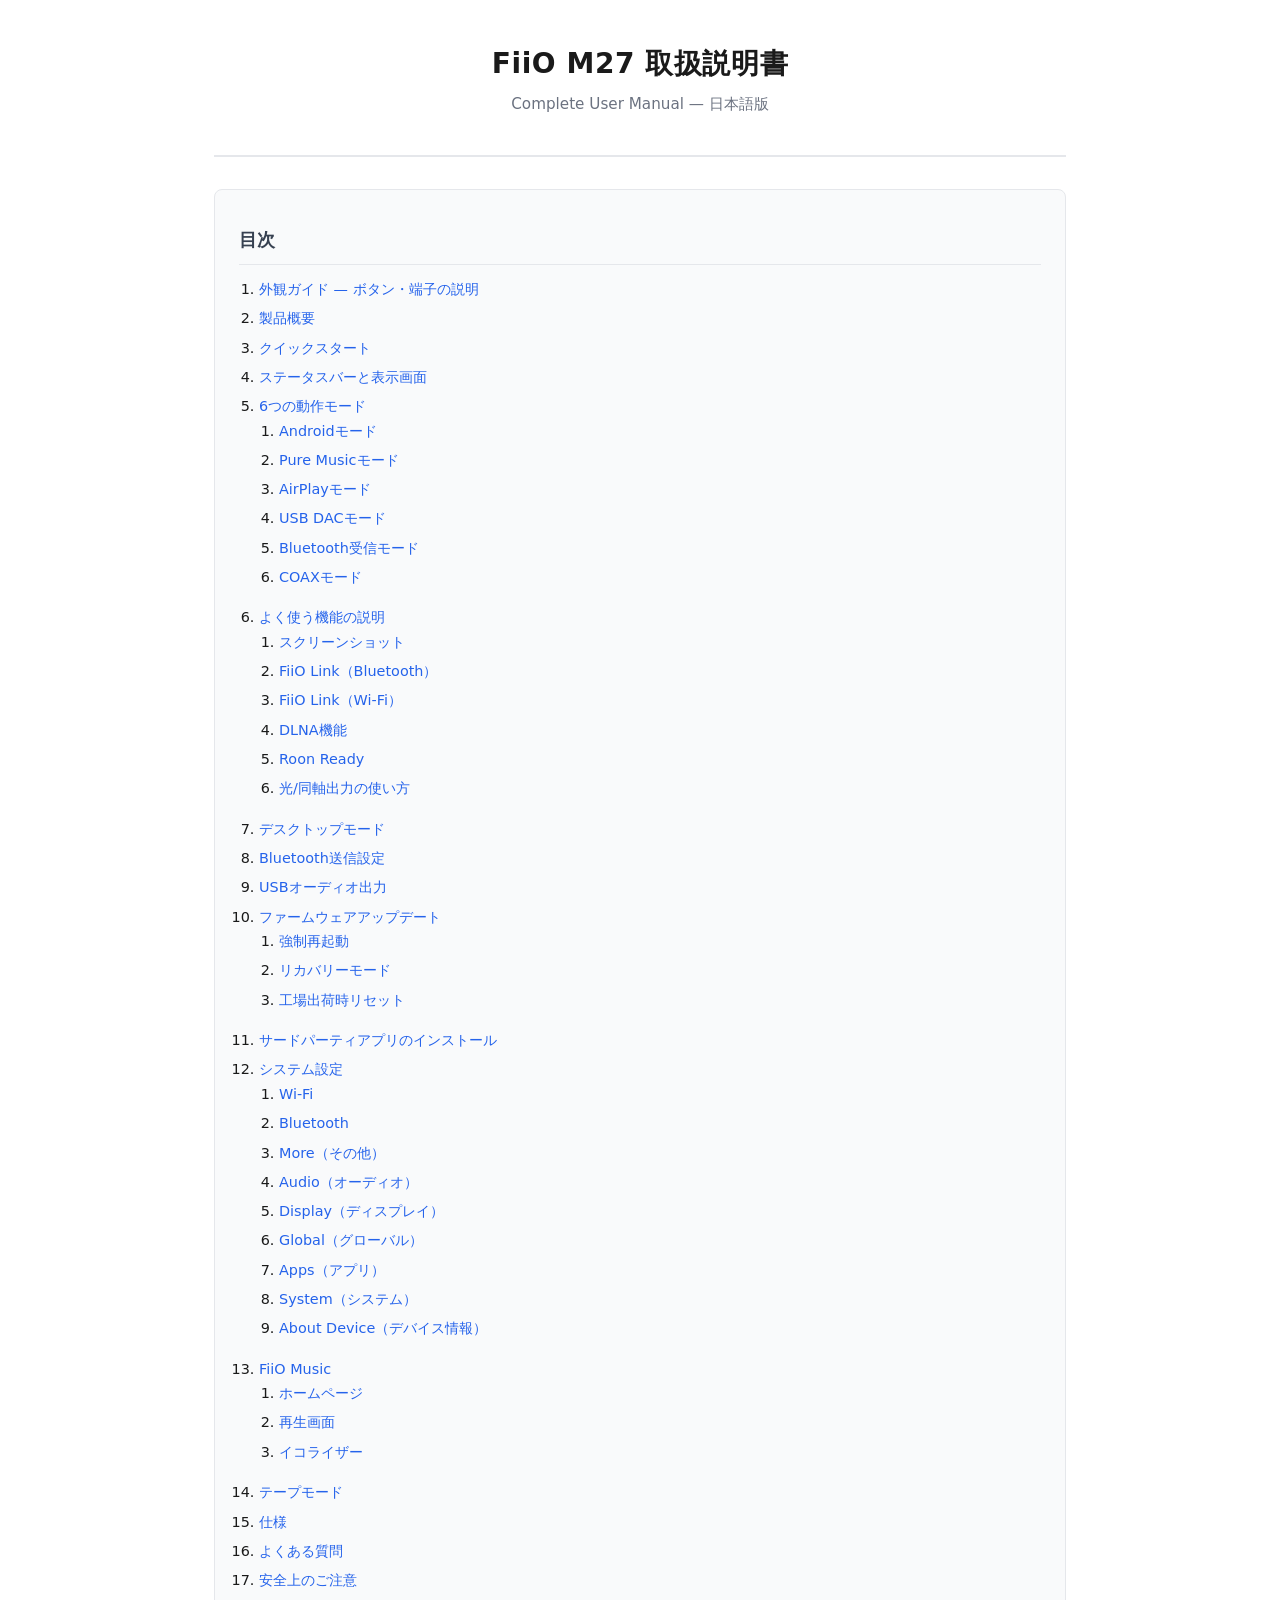
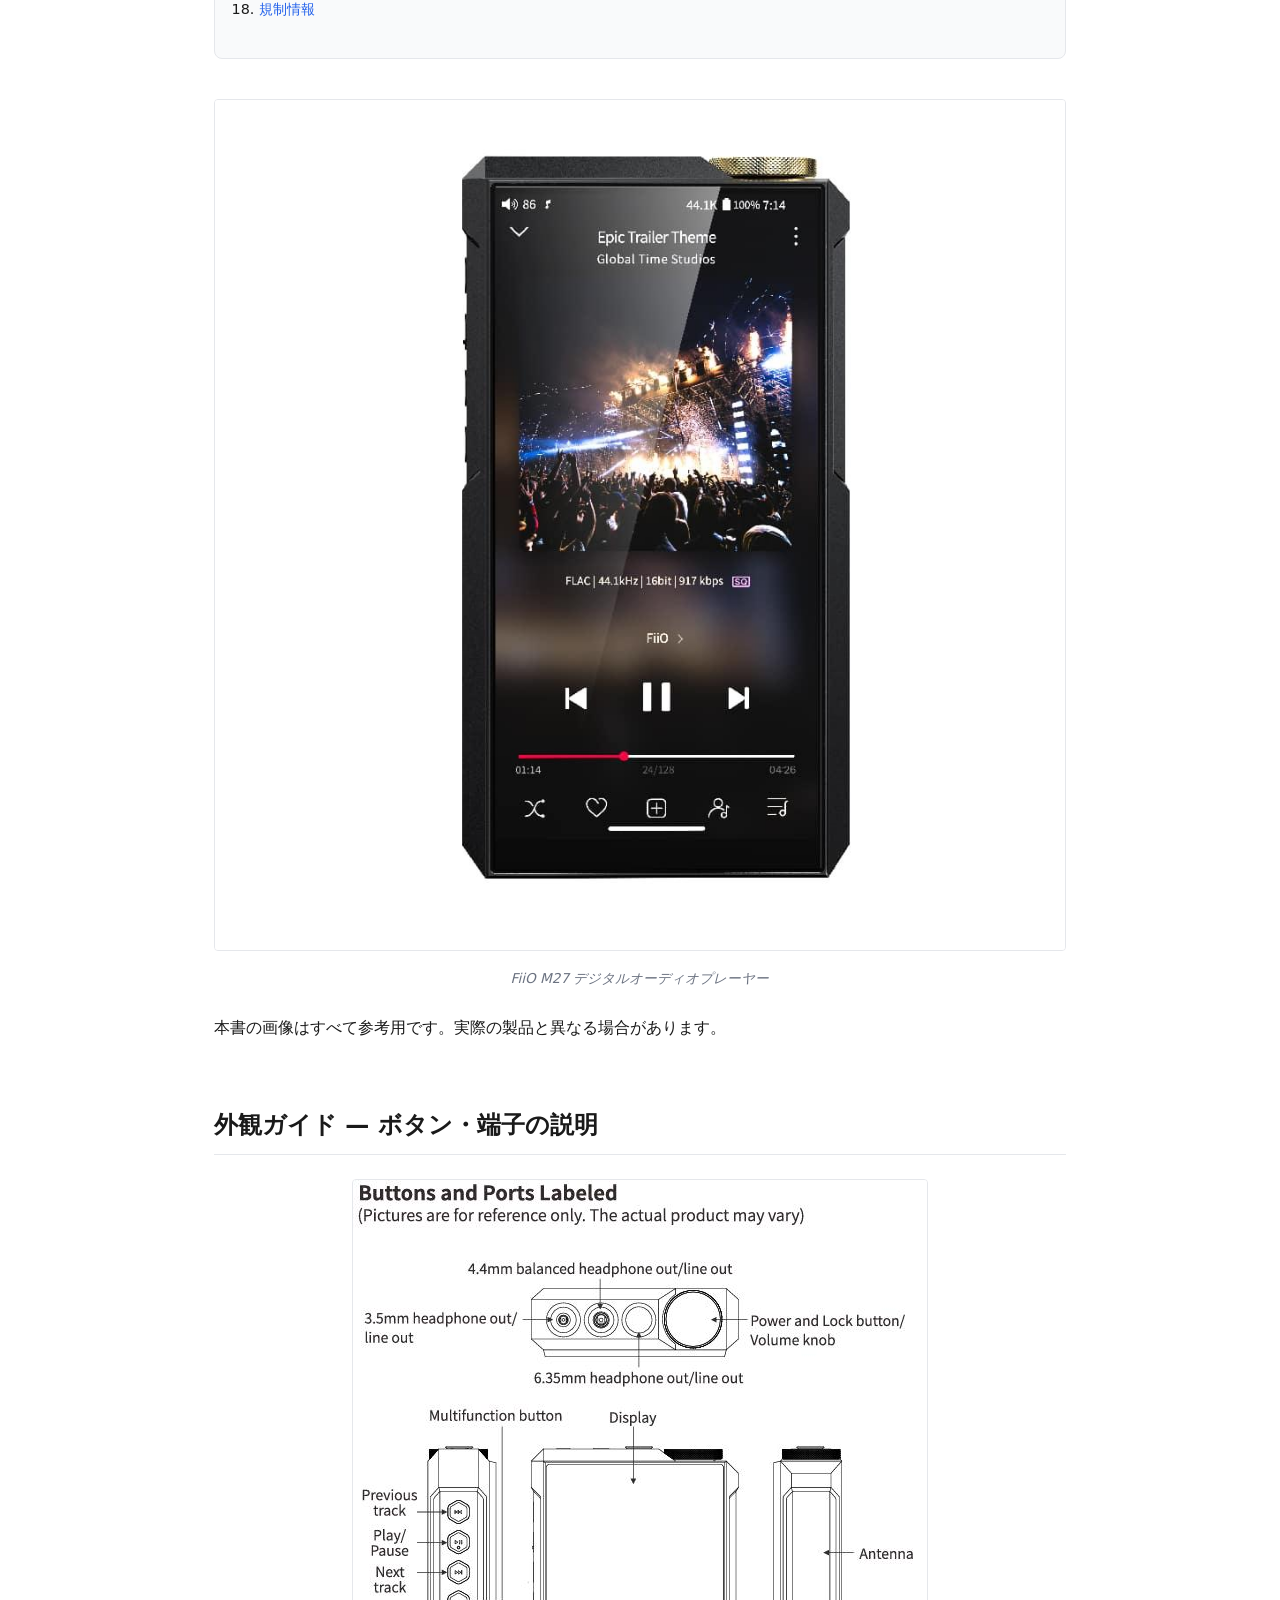
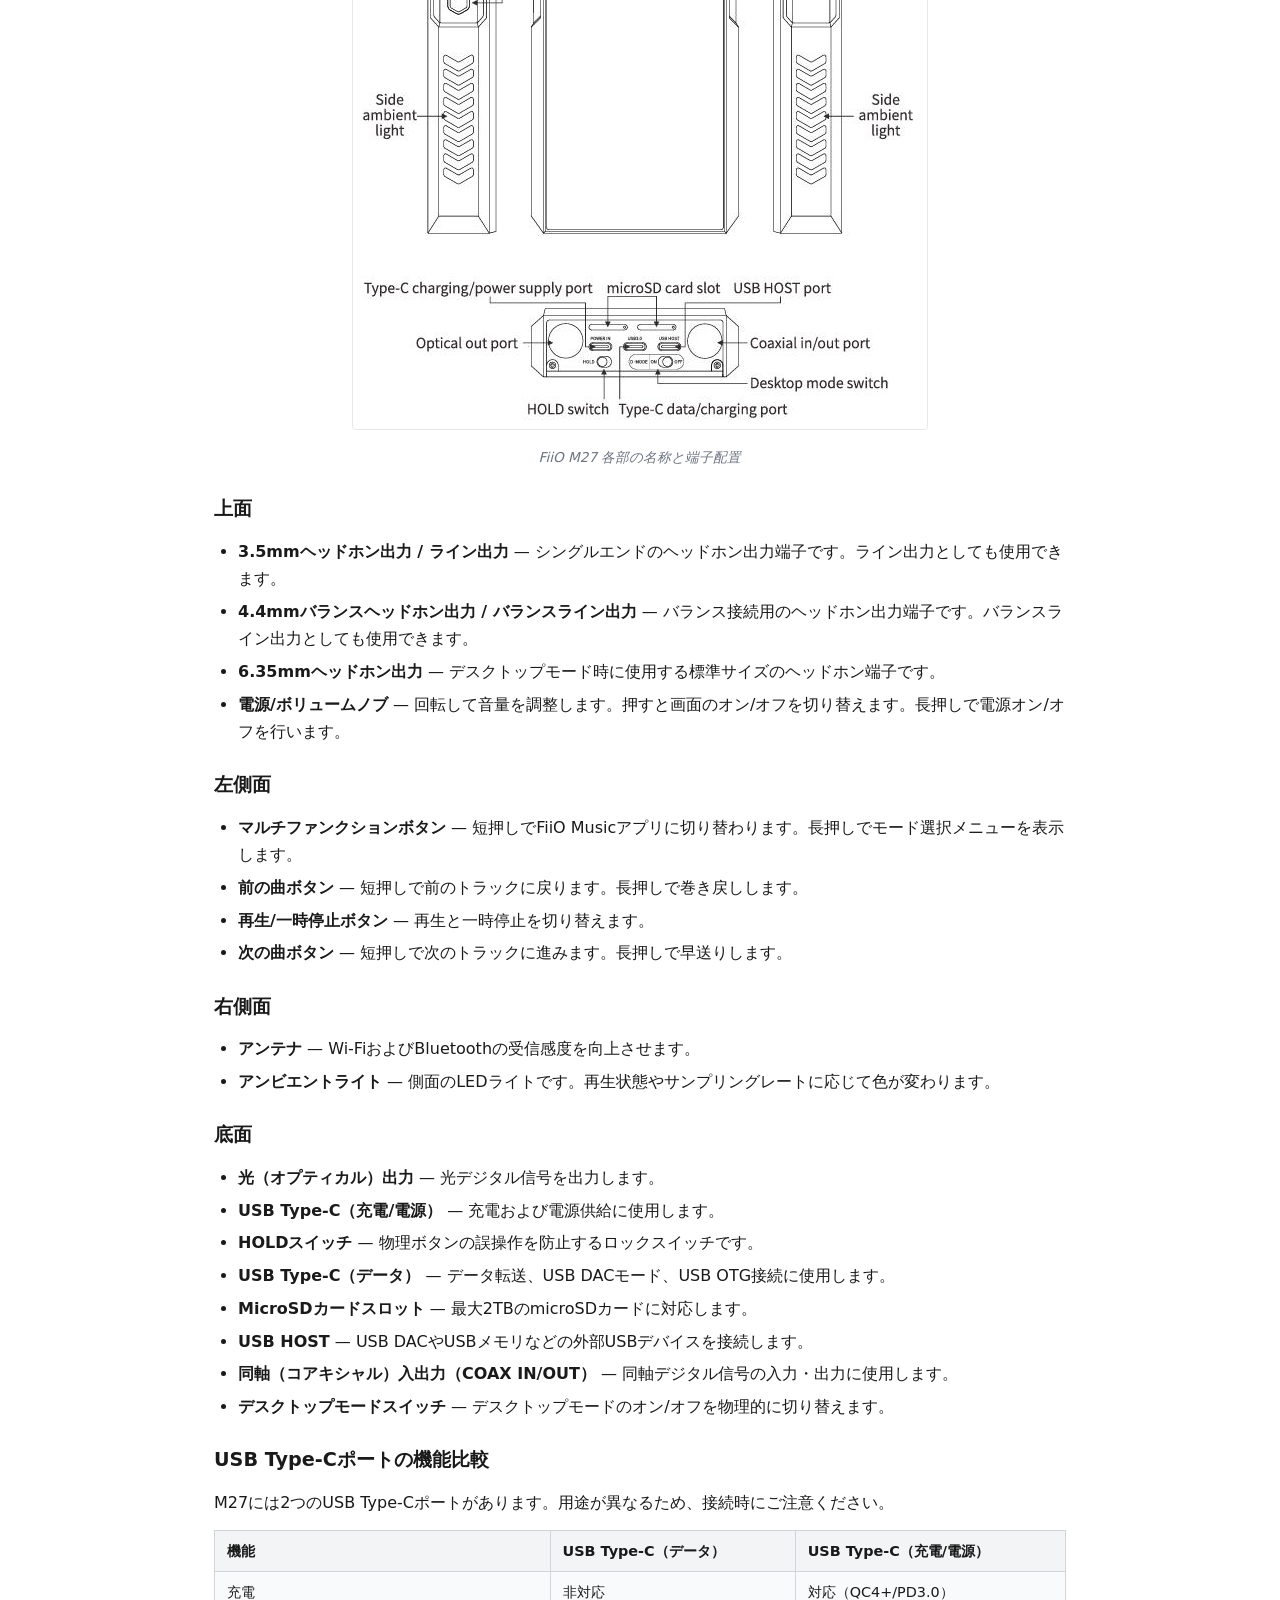
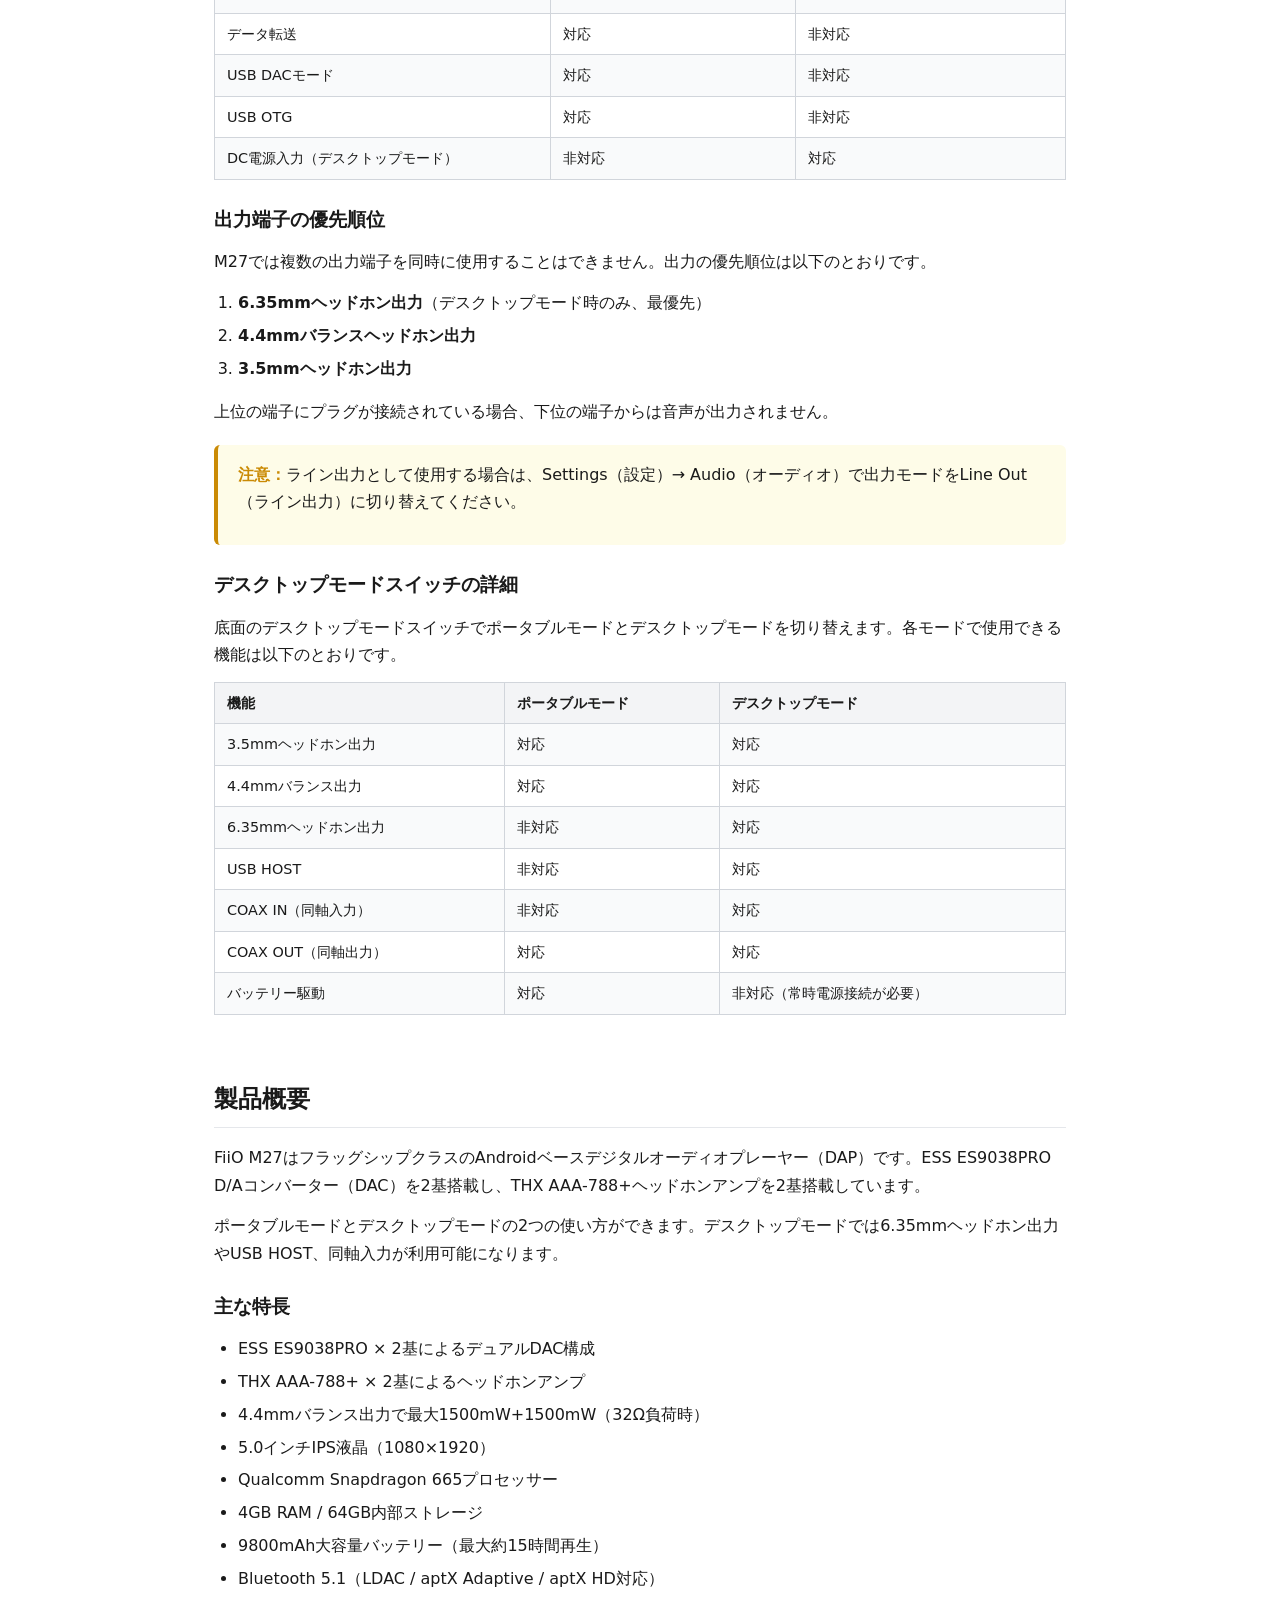
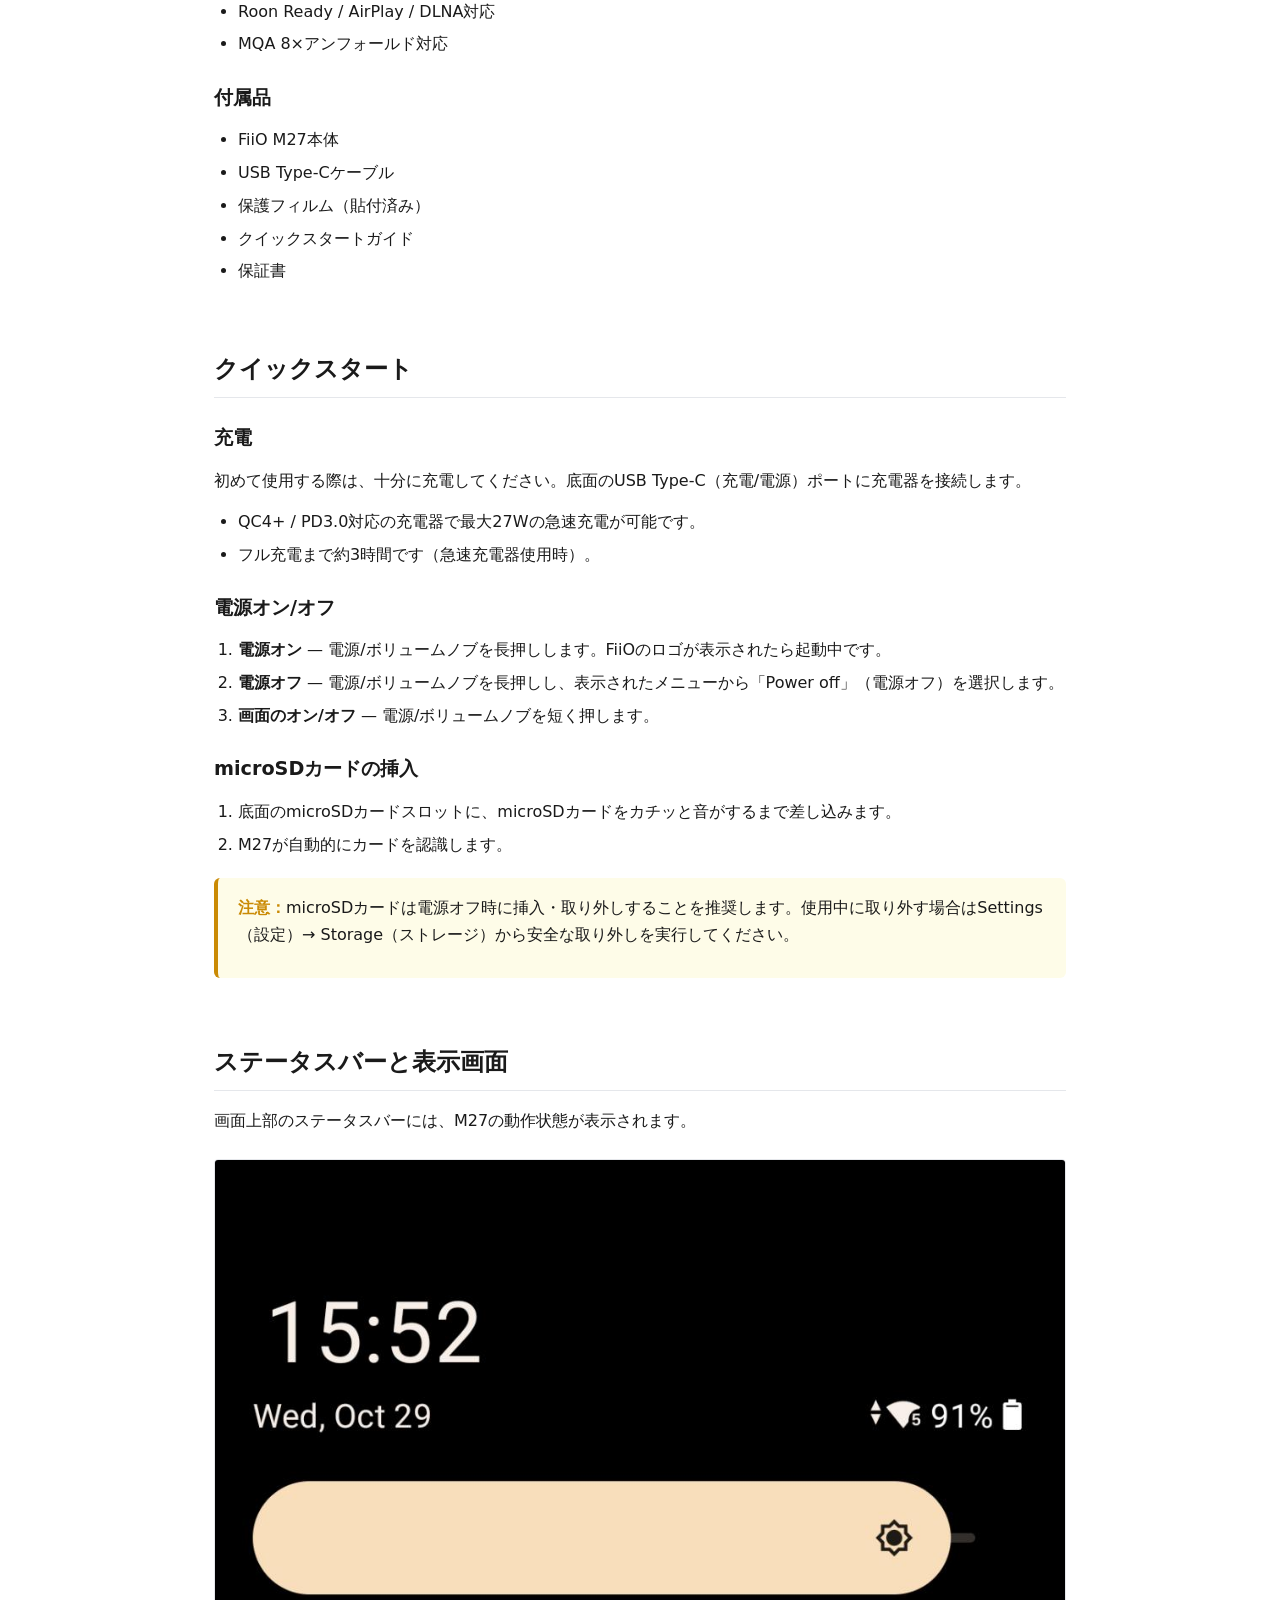
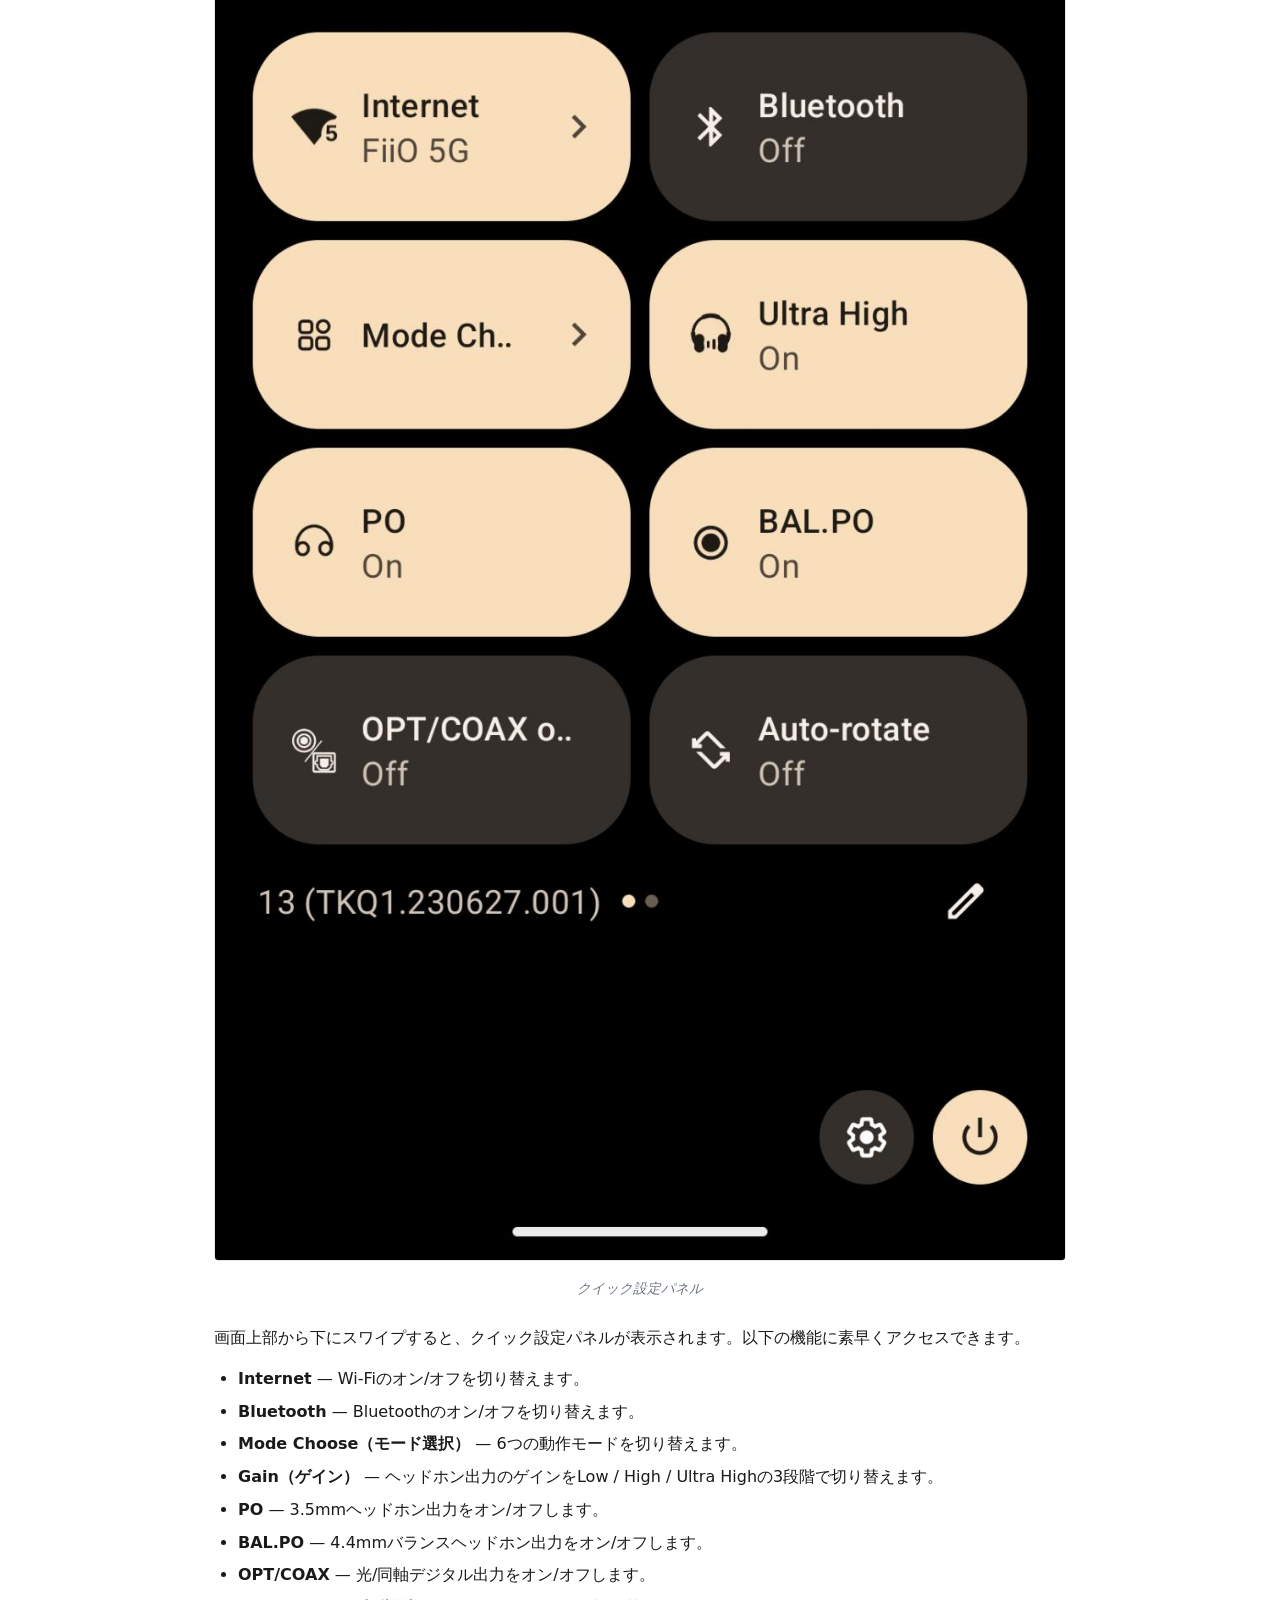
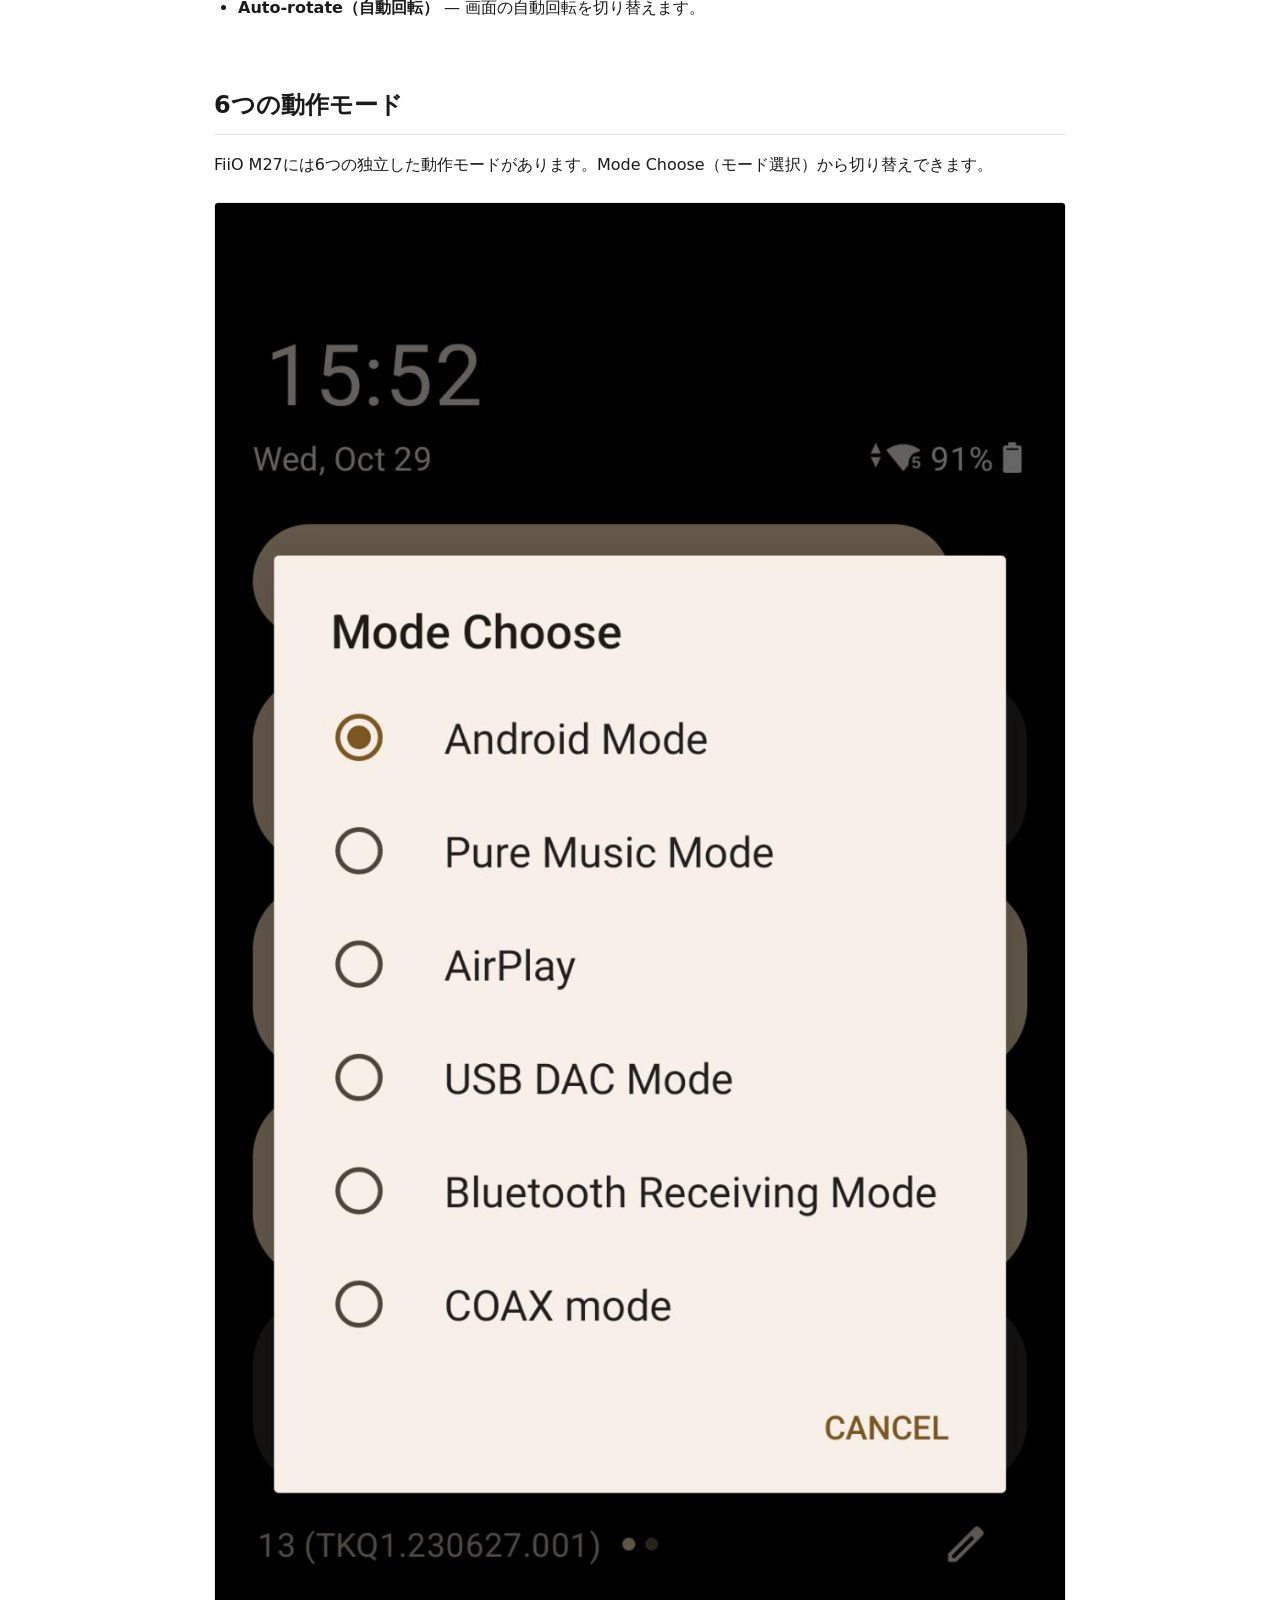
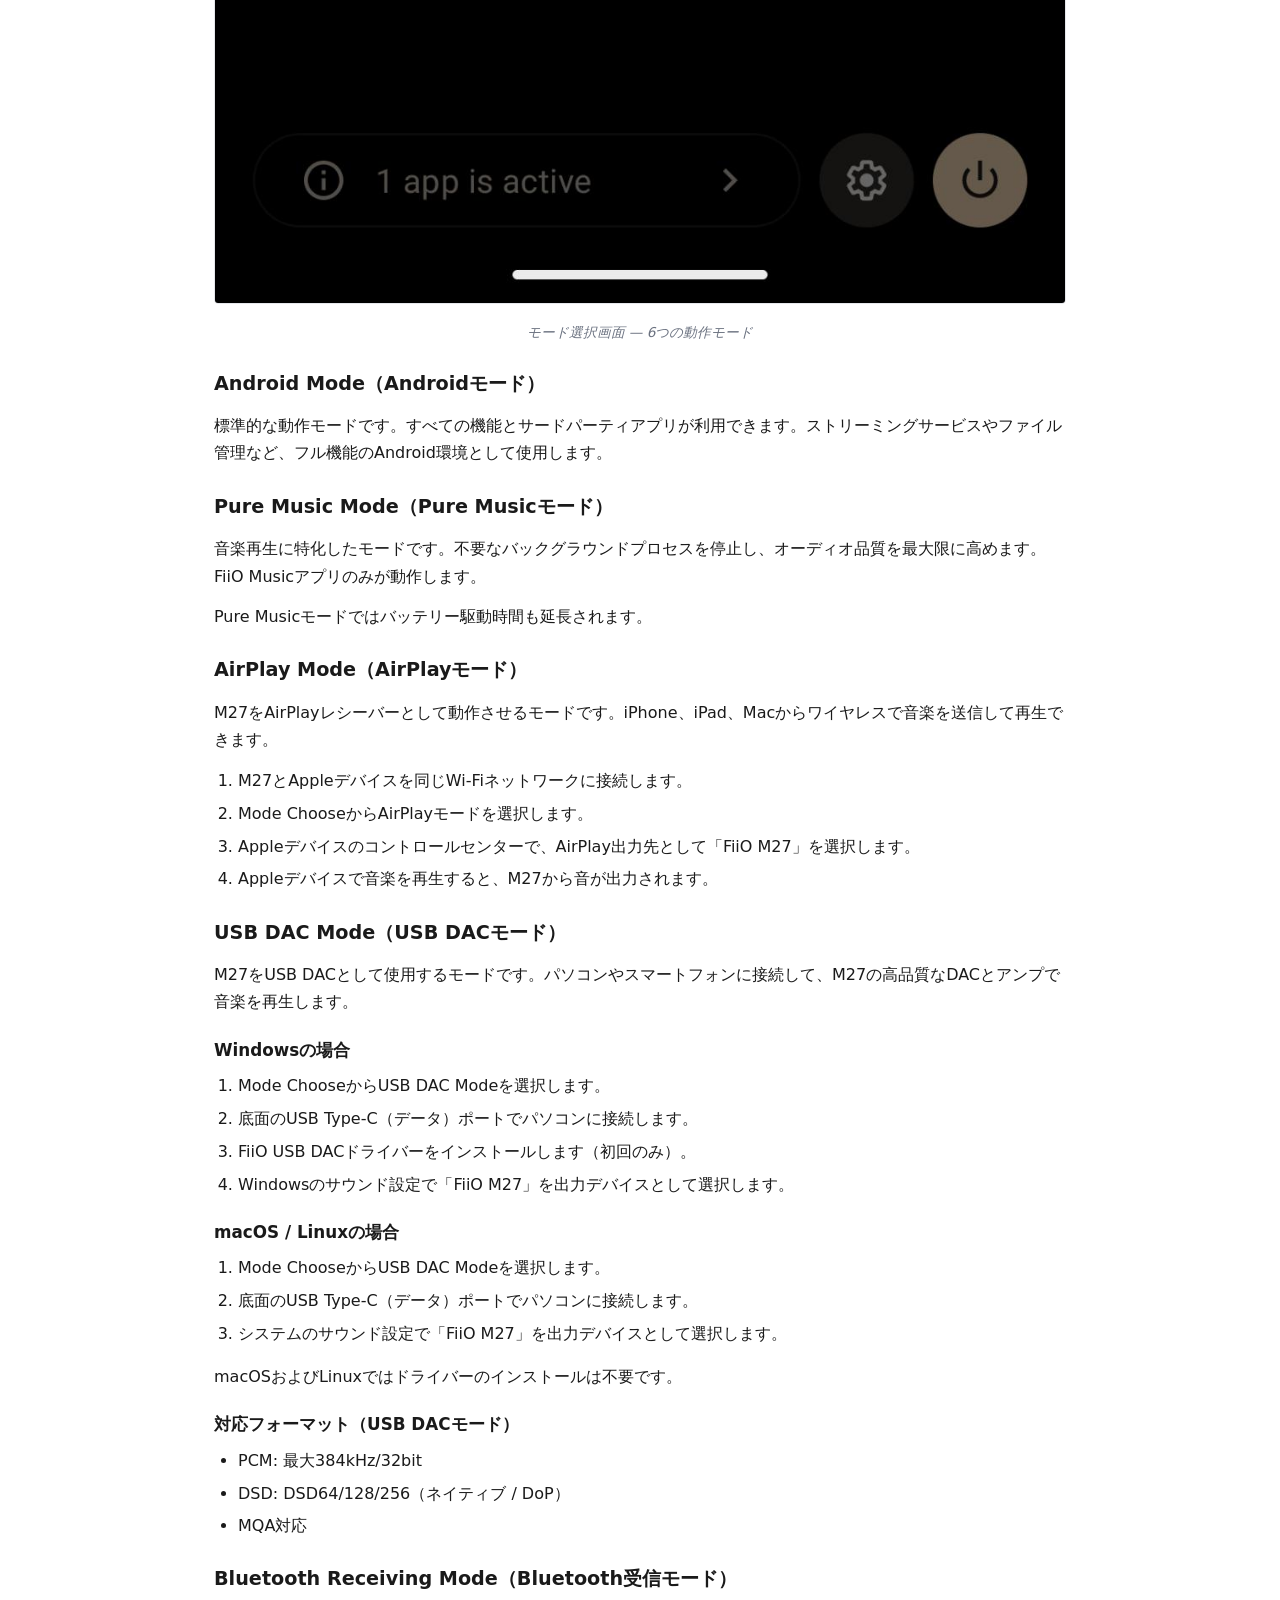
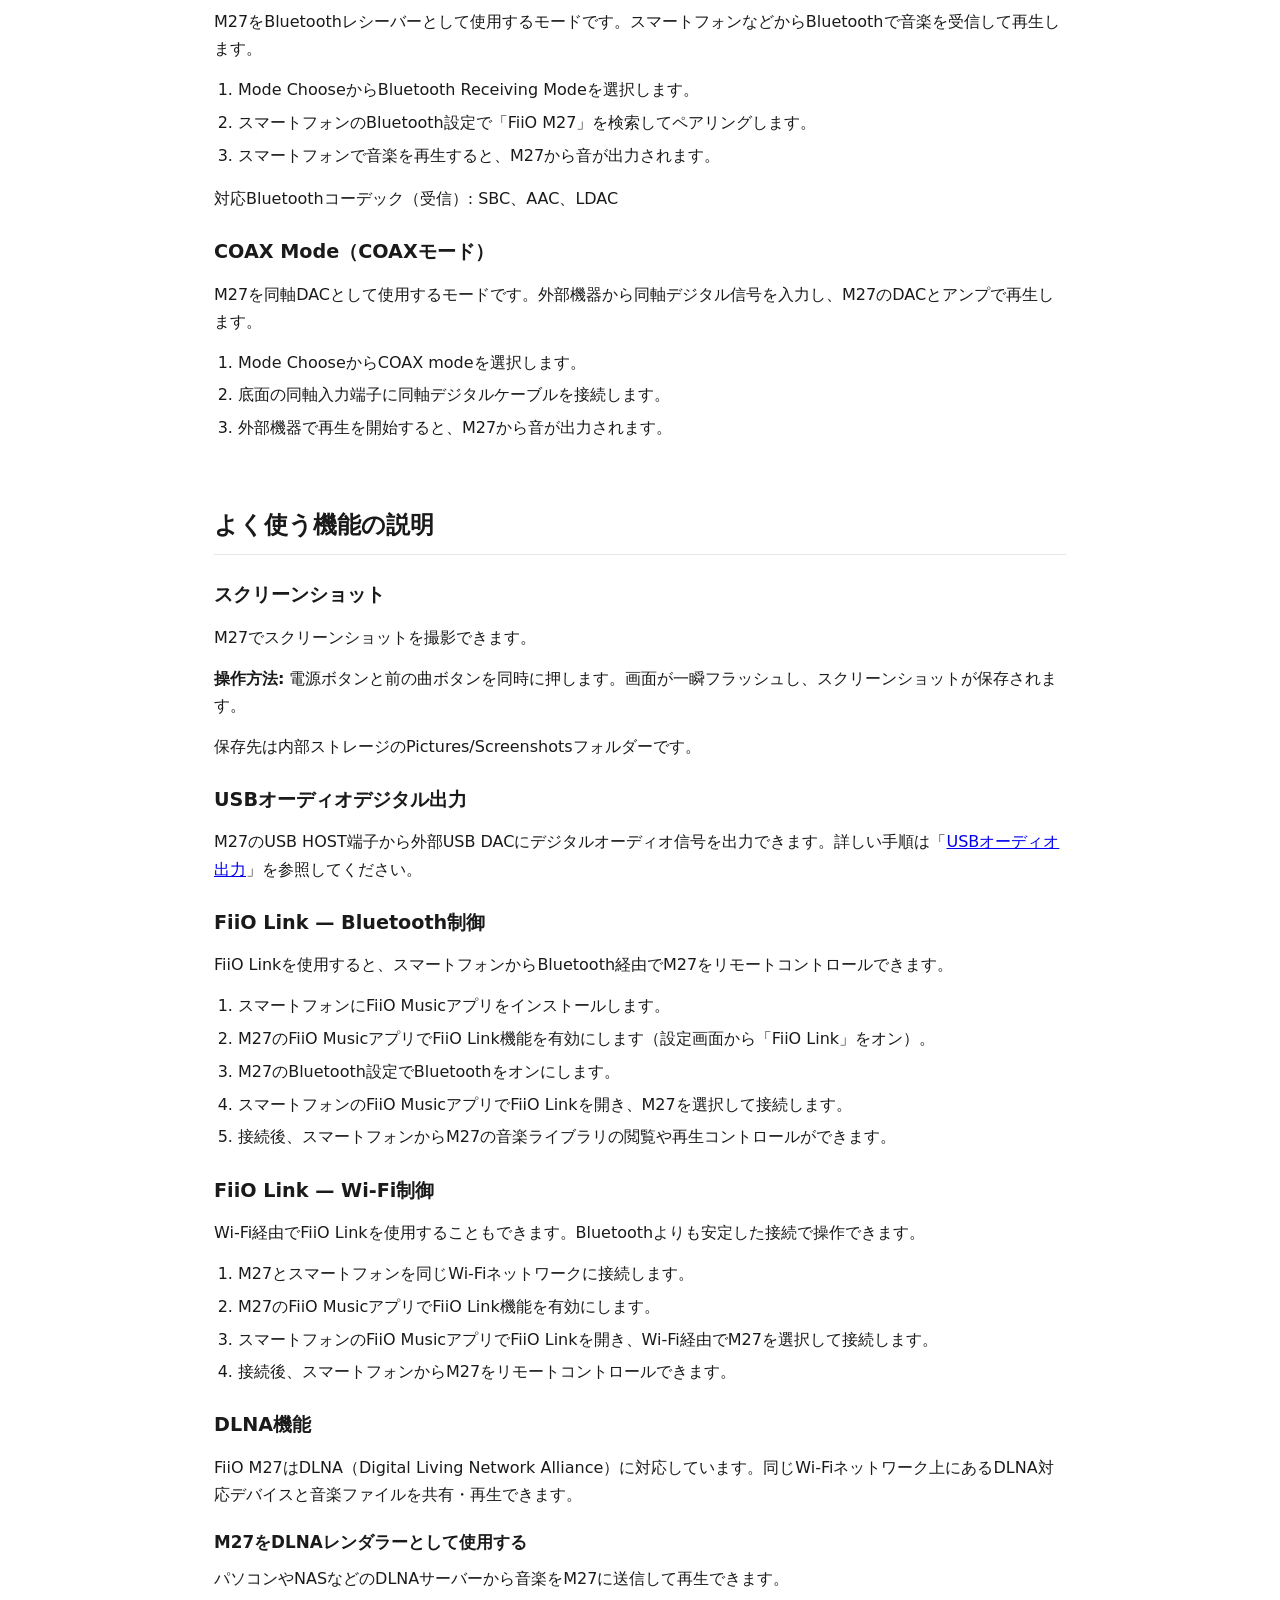
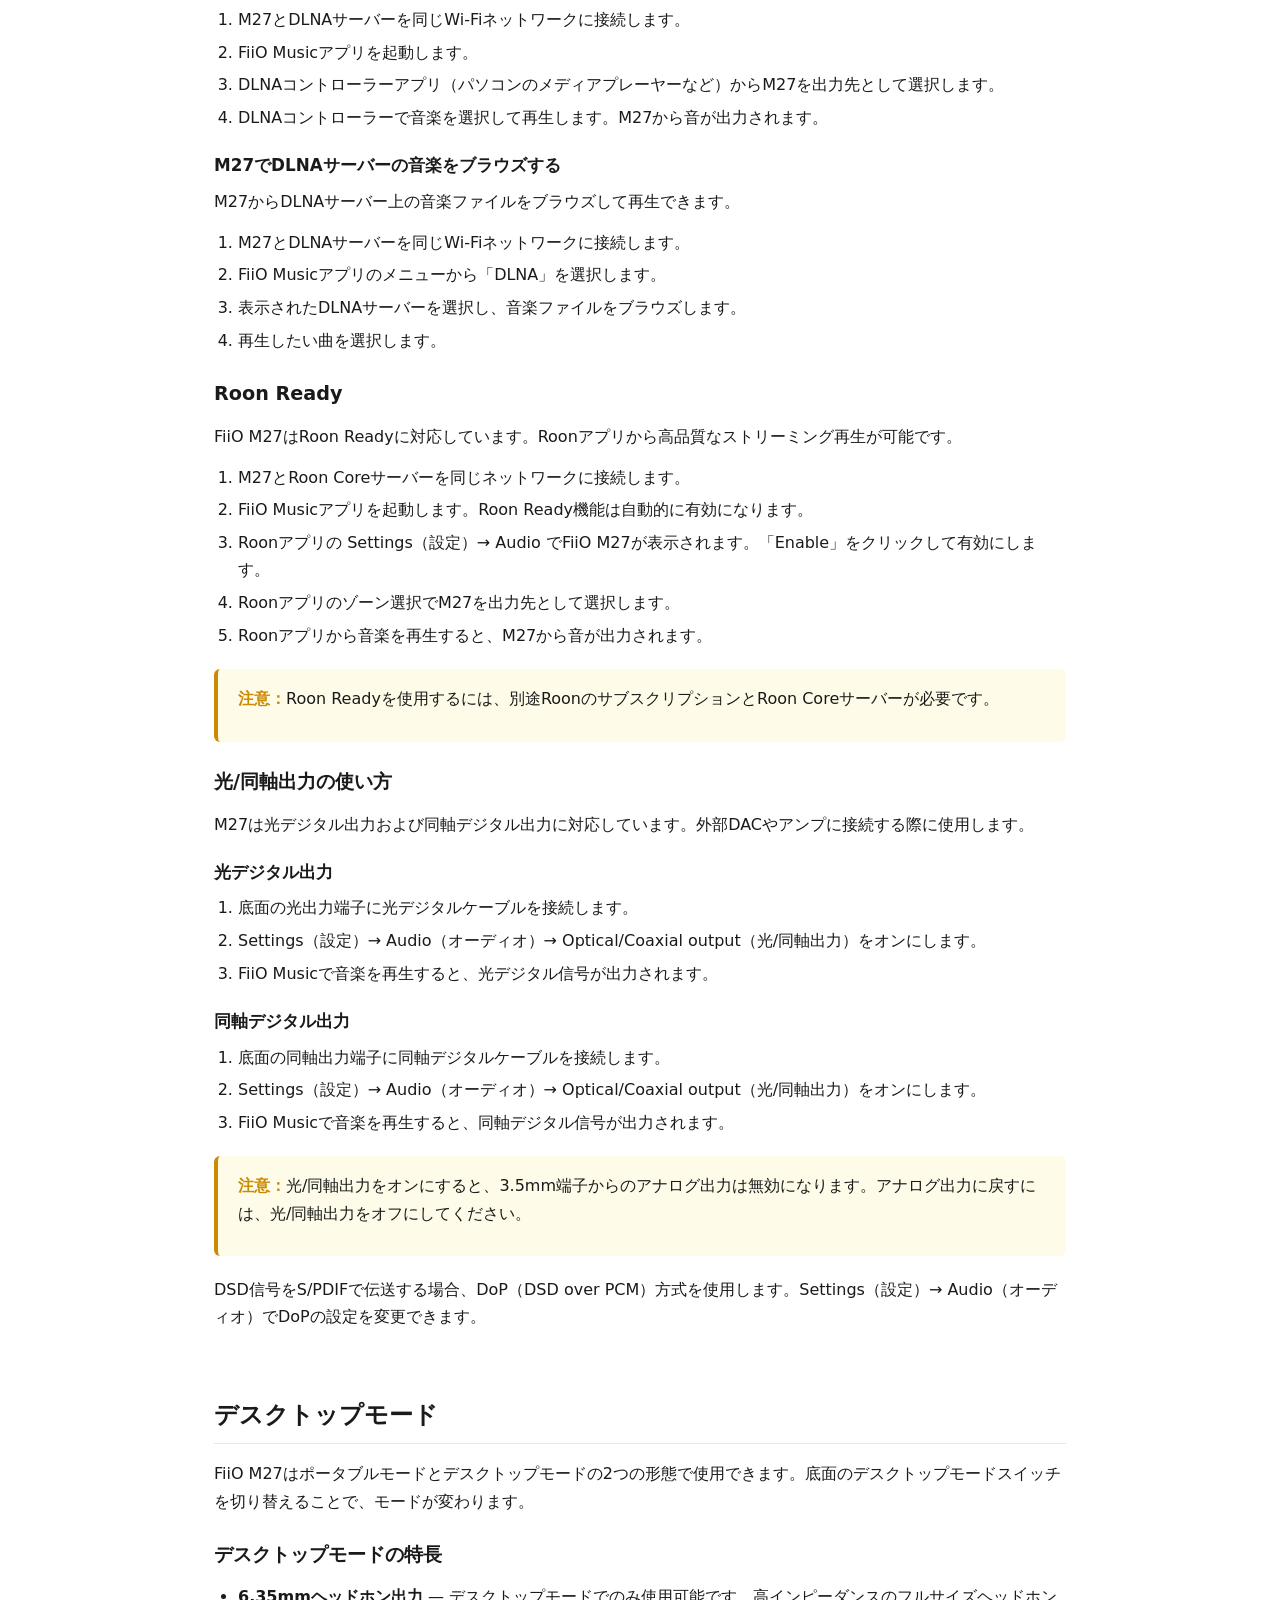
<file: output/m27-manual-ja/index.html>
<!DOCTYPE html>
<html lang="ja">
<head>
    <meta charset="UTF-8">
    <meta name="viewport" content="width=device-width, initial-scale=1.0">
    <title>FiiO M27 取扱説明書</title>
    <link rel="stylesheet" href="style.css">
</head>
<body>
    <header>
        <h1>FiiO M27 取扱説明書</h1>
        <p class="subtitle">Complete User Manual — 日本語版</p>
    </header>

    <nav id="toc">
        <h2>目次</h2>
        <ol>
            <li><a href="#pictorial-guide">外観ガイド — ボタン・端子の説明</a></li>
            <li><a href="#product-overview">製品概要</a></li>
            <li><a href="#quick-start">クイックスタート</a></li>
            <li><a href="#status-bar">ステータスバーと表示画面</a></li>
            <li><a href="#working-modes">6つの動作モード</a>
                <ol>
                    <li><a href="#android-mode">Androidモード</a></li>
                    <li><a href="#pure-music-mode">Pure Musicモード</a></li>
                    <li><a href="#airplay-mode">AirPlayモード</a></li>
                    <li><a href="#usb-dac-mode">USB DACモード</a></li>
                    <li><a href="#bluetooth-receiving-mode">Bluetooth受信モード</a></li>
                    <li><a href="#coax-mode">COAXモード</a></li>
                </ol>
            </li>
            <li><a href="#common-functions">よく使う機能の説明</a>
                <ol>
                    <li><a href="#screenshot">スクリーンショット</a></li>
                    <li><a href="#fiio-link-bt">FiiO Link（Bluetooth）</a></li>
                    <li><a href="#fiio-link-wifi">FiiO Link（Wi-Fi）</a></li>
                    <li><a href="#dlna-function">DLNA機能</a></li>
                    <li><a href="#roon-ready">Roon Ready</a></li>
                    <li><a href="#optical-coaxial-usage">光/同軸出力の使い方</a></li>
                </ol>
            </li>
            <li><a href="#desktop-mode">デスクトップモード</a></li>
            <li><a href="#bluetooth-settings">Bluetooth送信設定</a></li>
            <li><a href="#usb-audio">USBオーディオ出力</a></li>
            <li><a href="#firmware-upgrade">ファームウェアアップデート</a>
                <ol>
                    <li><a href="#force-reboot">強制再起動</a></li>
                    <li><a href="#recovery-mode">リカバリーモード</a></li>
                    <li><a href="#factory-reset-detail">工場出荷時リセット</a></li>
                </ol>
            </li>
            <li><a href="#third-party-apps">サードパーティアプリのインストール</a></li>
            <li><a href="#system-settings">システム設定</a>
                <ol>
                    <li><a href="#settings-wifi">Wi-Fi</a></li>
                    <li><a href="#settings-bluetooth">Bluetooth</a></li>
                    <li><a href="#settings-more">More（その他）</a></li>
                    <li><a href="#settings-audio">Audio（オーディオ）</a></li>
                    <li><a href="#settings-display">Display（ディスプレイ）</a></li>
                    <li><a href="#settings-global">Global（グローバル）</a></li>
                    <li><a href="#settings-apps">Apps（アプリ）</a></li>
                    <li><a href="#settings-system">System（システム）</a></li>
                    <li><a href="#settings-about">About Device（デバイス情報）</a></li>
                </ol>
            </li>
            <li><a href="#fiio-music">FiiO Music</a>
                <ol>
                    <li><a href="#fiio-music-home">ホームページ</a></li>
                    <li><a href="#fiio-music-playing">再生画面</a></li>
                    <li><a href="#fiio-music-eq">イコライザー</a></li>
                </ol>
            </li>
            <li><a href="#tape-mode">テープモード</a></li>
            <li><a href="#specifications">仕様</a></li>
            <li><a href="#faq">よくある質問</a></li>
            <li><a href="#safety-information">安全上のご注意</a></li>
            <li><a href="#regulatory-information">規制情報</a></li>
        </ol>
    </nav>

    <main>
        <!-- ============================================================
             Cover
             ============================================================ -->
        <section id="cover">
            <figure>
                <img src="images/page1_img1.jpeg"
                     alt="FiiO M27の外観。再生画面を表示した正面図"
                     loading="lazy">
                <figcaption>FiiO M27 デジタルオーディオプレーヤー</figcaption>
            </figure>
            <p>本書の画像はすべて参考用です。実際の製品と異なる場合があります。</p>
        </section>

        <!-- ============================================================
             1. Pictorial Guide
             ============================================================ -->
        <section id="pictorial-guide">
            <h2>外観ガイド — ボタン・端子の説明</h2>

            <figure>
                <img src="images/page6_img1.jpeg"
                     alt="M27の各部名称図。上面に3.5mm端子、4.4mmバランス端子、6.35mmヘッドホン出力、電源/ボリュームノブ。左側面にマルチファンクションボタンと曲送り/再生/曲戻しボタン。右側面にアンテナ。底面に光（オプティカル）出力、Type-C充電ポート、HOLDスイッチ、Type-Cデータポート、microSDスロット、USB HOST、同軸入出力、デスクトップモードスイッチ"
                     loading="lazy">
                <figcaption>FiiO M27 各部の名称と端子配置</figcaption>
            </figure>

            <h3>上面</h3>
            <ul>
                <li><strong>3.5mmヘッドホン出力 / ライン出力</strong> — シングルエンドのヘッドホン出力端子です。ライン出力としても使用できます。</li>
                <li><strong>4.4mmバランスヘッドホン出力 / バランスライン出力</strong> — バランス接続用のヘッドホン出力端子です。バランスライン出力としても使用できます。</li>
                <li><strong>6.35mmヘッドホン出力</strong> — デスクトップモード時に使用する標準サイズのヘッドホン端子です。</li>
                <li><strong>電源/ボリュームノブ</strong> — 回転して音量を調整します。押すと画面のオン/オフを切り替えます。長押しで電源オン/オフを行います。</li>
            </ul>

            <h3>左側面</h3>
            <ul>
                <li><strong>マルチファンクションボタン</strong> — 短押しでFiiO Musicアプリに切り替わります。長押しでモード選択メニューを表示します。</li>
                <li><strong>前の曲ボタン</strong> — 短押しで前のトラックに戻ります。長押しで巻き戻しします。</li>
                <li><strong>再生/一時停止ボタン</strong> — 再生と一時停止を切り替えます。</li>
                <li><strong>次の曲ボタン</strong> — 短押しで次のトラックに進みます。長押しで早送りします。</li>
            </ul>

            <h3>右側面</h3>
            <ul>
                <li><strong>アンテナ</strong> — Wi-FiおよびBluetoothの受信感度を向上させます。</li>
                <li><strong>アンビエントライト</strong> — 側面のLEDライトです。再生状態やサンプリングレートに応じて色が変わります。</li>
            </ul>

            <h3>底面</h3>
            <ul>
                <li><strong>光（オプティカル）出力</strong> — 光デジタル信号を出力します。</li>
                <li><strong>USB Type-C（充電/電源）</strong> — 充電および電源供給に使用します。</li>
                <li><strong>HOLDスイッチ</strong> — 物理ボタンの誤操作を防止するロックスイッチです。</li>
                <li><strong>USB Type-C（データ）</strong> — データ転送、USB DACモード、USB OTG接続に使用します。</li>
                <li><strong>MicroSDカードスロット</strong> — 最大2TBのmicroSDカードに対応します。</li>
                <li><strong>USB HOST</strong> — USB DACやUSBメモリなどの外部USBデバイスを接続します。</li>
                <li><strong>同軸（コアキシャル）入出力（COAX IN/OUT）</strong> — 同軸デジタル信号の入力・出力に使用します。</li>
                <li><strong>デスクトップモードスイッチ</strong> — デスクトップモードのオン/オフを物理的に切り替えます。</li>
            </ul>

            <h3>USB Type-Cポートの機能比較</h3>
            <p>M27には2つのUSB Type-Cポートがあります。用途が異なるため、接続時にご注意ください。</p>
            <div class="table-wrapper">
                <table>
                    <tr>
                        <th>機能</th>
                        <th>USB Type-C（データ）</th>
                        <th>USB Type-C（充電/電源）</th>
                    </tr>
                    <tr>
                        <td>充電</td>
                        <td>非対応</td>
                        <td>対応（QC4+/PD3.0）</td>
                    </tr>
                    <tr>
                        <td>データ転送</td>
                        <td>対応</td>
                        <td>非対応</td>
                    </tr>
                    <tr>
                        <td>USB DACモード</td>
                        <td>対応</td>
                        <td>非対応</td>
                    </tr>
                    <tr>
                        <td>USB OTG</td>
                        <td>対応</td>
                        <td>非対応</td>
                    </tr>
                    <tr>
                        <td>DC電源入力（デスクトップモード）</td>
                        <td>非対応</td>
                        <td>対応</td>
                    </tr>
                </table>
            </div>

            <h3>出力端子の優先順位</h3>
            <p>M27では複数の出力端子を同時に使用することはできません。出力の優先順位は以下のとおりです。</p>
            <ol>
                <li><strong>6.35mmヘッドホン出力</strong>（デスクトップモード時のみ、最優先）</li>
                <li><strong>4.4mmバランスヘッドホン出力</strong></li>
                <li><strong>3.5mmヘッドホン出力</strong></li>
            </ol>
            <p>上位の端子にプラグが接続されている場合、下位の端子からは音声が出力されません。</p>

            <div class="warning-notice">
                <p><span class="warning-label">注意：</span>ライン出力として使用する場合は、Settings（設定）→ Audio（オーディオ）で出力モードをLine Out（ライン出力）に切り替えてください。</p>
            </div>

            <h3>デスクトップモードスイッチの詳細</h3>
            <p>底面のデスクトップモードスイッチでポータブルモードとデスクトップモードを切り替えます。各モードで使用できる機能は以下のとおりです。</p>
            <div class="table-wrapper">
                <table>
                    <tr>
                        <th>機能</th>
                        <th>ポータブルモード</th>
                        <th>デスクトップモード</th>
                    </tr>
                    <tr>
                        <td>3.5mmヘッドホン出力</td>
                        <td>対応</td>
                        <td>対応</td>
                    </tr>
                    <tr>
                        <td>4.4mmバランス出力</td>
                        <td>対応</td>
                        <td>対応</td>
                    </tr>
                    <tr>
                        <td>6.35mmヘッドホン出力</td>
                        <td>非対応</td>
                        <td>対応</td>
                    </tr>
                    <tr>
                        <td>USB HOST</td>
                        <td>非対応</td>
                        <td>対応</td>
                    </tr>
                    <tr>
                        <td>COAX IN（同軸入力）</td>
                        <td>非対応</td>
                        <td>対応</td>
                    </tr>
                    <tr>
                        <td>COAX OUT（同軸出力）</td>
                        <td>対応</td>
                        <td>対応</td>
                    </tr>
                    <tr>
                        <td>バッテリー駆動</td>
                        <td>対応</td>
                        <td>非対応（常時電源接続が必要）</td>
                    </tr>
                </table>
            </div>
        </section>

        <!-- ============================================================
             2. Product Overview
             ============================================================ -->
        <section id="product-overview">
            <h2>製品概要</h2>
            <p>FiiO M27はフラッグシップクラスのAndroidベースデジタルオーディオプレーヤー（DAP）です。ESS ES9038PRO D/Aコンバーター（DAC）を2基搭載し、THX AAA-788+ヘッドホンアンプを2基搭載しています。</p>
            <p>ポータブルモードとデスクトップモードの2つの使い方ができます。デスクトップモードでは6.35mmヘッドホン出力やUSB HOST、同軸入力が利用可能になります。</p>

            <h3>主な特長</h3>
            <ul>
                <li>ESS ES9038PRO × 2基によるデュアルDAC構成</li>
                <li>THX AAA-788+ × 2基によるヘッドホンアンプ</li>
                <li>4.4mmバランス出力で最大1500mW+1500mW（32Ω負荷時）</li>
                <li>5.0インチIPS液晶（1080×1920）</li>
                <li>Qualcomm Snapdragon 665プロセッサー</li>
                <li>4GB RAM / 64GB内部ストレージ</li>
                <li>9800mAh大容量バッテリー（最大約15時間再生）</li>
                <li>Bluetooth 5.1（LDAC / aptX Adaptive / aptX HD対応）</li>
                <li>Roon Ready / AirPlay / DLNA対応</li>
                <li>MQA 8×アンフォールド対応</li>
            </ul>

            <h3>付属品</h3>
            <ul>
                <li>FiiO M27本体</li>
                <li>USB Type-Cケーブル</li>
                <li>保護フィルム（貼付済み）</li>
                <li>クイックスタートガイド</li>
                <li>保証書</li>
            </ul>
        </section>

        <!-- ============================================================
             3. Quick Start
             ============================================================ -->
        <section id="quick-start">
            <h2>クイックスタート</h2>

            <h3>充電</h3>
            <p>初めて使用する際は、十分に充電してください。底面のUSB Type-C（充電/電源）ポートに充電器を接続します。</p>
            <ul>
                <li>QC4+ / PD3.0対応の充電器で最大27Wの急速充電が可能です。</li>
                <li>フル充電まで約3時間です（急速充電器使用時）。</li>
            </ul>

            <h3>電源オン/オフ</h3>
            <ol>
                <li><strong>電源オン</strong> — 電源/ボリュームノブを長押しします。FiiOのロゴが表示されたら起動中です。</li>
                <li><strong>電源オフ</strong> — 電源/ボリュームノブを長押しし、表示されたメニューから「Power off」（電源オフ）を選択します。</li>
                <li><strong>画面のオン/オフ</strong> — 電源/ボリュームノブを短く押します。</li>
            </ol>

            <h3>microSDカードの挿入</h3>
            <ol>
                <li>底面のmicroSDカードスロットに、microSDカードをカチッと音がするまで差し込みます。</li>
                <li>M27が自動的にカードを認識します。</li>
            </ol>

            <div class="warning-notice">
                <p><span class="warning-label">注意：</span>microSDカードは電源オフ時に挿入・取り外しすることを推奨します。使用中に取り外す場合はSettings（設定）→ Storage（ストレージ）から安全な取り外しを実行してください。</p>
            </div>
        </section>

        <!-- ============================================================
             4. Status Bar
             ============================================================ -->
        <section id="status-bar">
            <h2>ステータスバーと表示画面</h2>
            <p>画面上部のステータスバーには、M27の動作状態が表示されます。</p>

            <figure>
                <img src="images/page12_img1.jpeg"
                     alt="M27のクイック設定パネル。Internet、Bluetooth、Mode Choose、Ultra Highゲイン、PO、BAL.PO、OPT/COAX出力、Auto-rotateのトグルが表示されている"
                     loading="lazy">
                <figcaption>クイック設定パネル</figcaption>
            </figure>

            <p>画面上部から下にスワイプすると、クイック設定パネルが表示されます。以下の機能に素早くアクセスできます。</p>
            <ul>
                <li><strong>Internet</strong> — Wi-Fiのオン/オフを切り替えます。</li>
                <li><strong>Bluetooth</strong> — Bluetoothのオン/オフを切り替えます。</li>
                <li><strong>Mode Choose（モード選択）</strong> — 6つの動作モードを切り替えます。</li>
                <li><strong>Gain（ゲイン）</strong> — ヘッドホン出力のゲインをLow / High / Ultra Highの3段階で切り替えます。</li>
                <li><strong>PO</strong> — 3.5mmヘッドホン出力をオン/オフします。</li>
                <li><strong>BAL.PO</strong> — 4.4mmバランスヘッドホン出力をオン/オフします。</li>
                <li><strong>OPT/COAX</strong> — 光/同軸デジタル出力をオン/オフします。</li>
                <li><strong>Auto-rotate（自動回転）</strong> — 画面の自動回転を切り替えます。</li>
            </ul>
        </section>

        <!-- ============================================================
             5. Working Modes
             ============================================================ -->
        <section id="working-modes">
            <h2>6つの動作モード</h2>
            <p>FiiO M27には6つの独立した動作モードがあります。Mode Choose（モード選択）から切り替えできます。</p>

            <figure>
                <img src="images/page13_img1.jpeg"
                     alt="Mode Choose（モード選択）ダイアログ。Android Mode（選択中）、Pure Music Mode、AirPlay、USB DAC Mode、Bluetooth Receiving Mode、COAX modeの6つのモードが表示されている"
                     loading="lazy">
                <figcaption>モード選択画面 — 6つの動作モード</figcaption>
            </figure>

            <h3 id="android-mode">Android Mode（Androidモード）</h3>
            <p>標準的な動作モードです。すべての機能とサードパーティアプリが利用できます。ストリーミングサービスやファイル管理など、フル機能のAndroid環境として使用します。</p>

            <h3 id="pure-music-mode">Pure Music Mode（Pure Musicモード）</h3>
            <p>音楽再生に特化したモードです。不要なバックグラウンドプロセスを停止し、オーディオ品質を最大限に高めます。FiiO Musicアプリのみが動作します。</p>
            <p>Pure Musicモードではバッテリー駆動時間も延長されます。</p>

            <h3 id="airplay-mode">AirPlay Mode（AirPlayモード）</h3>
            <p>M27をAirPlayレシーバーとして動作させるモードです。iPhone、iPad、Macからワイヤレスで音楽を送信して再生できます。</p>
            <ol>
                <li>M27とAppleデバイスを同じWi-Fiネットワークに接続します。</li>
                <li>Mode ChooseからAirPlayモードを選択します。</li>
                <li>Appleデバイスのコントロールセンターで、AirPlay出力先として「FiiO M27」を選択します。</li>
                <li>Appleデバイスで音楽を再生すると、M27から音が出力されます。</li>
            </ol>

            <h3 id="usb-dac-mode">USB DAC Mode（USB DACモード）</h3>
            <p>M27をUSB DACとして使用するモードです。パソコンやスマートフォンに接続して、M27の高品質なDACとアンプで音楽を再生します。</p>

            <h4>Windowsの場合</h4>
            <ol>
                <li>Mode ChooseからUSB DAC Modeを選択します。</li>
                <li>底面のUSB Type-C（データ）ポートでパソコンに接続します。</li>
                <li>FiiO USB DACドライバーをインストールします（初回のみ）。</li>
                <li>Windowsのサウンド設定で「FiiO M27」を出力デバイスとして選択します。</li>
            </ol>

            <h4>macOS / Linuxの場合</h4>
            <ol>
                <li>Mode ChooseからUSB DAC Modeを選択します。</li>
                <li>底面のUSB Type-C（データ）ポートでパソコンに接続します。</li>
                <li>システムのサウンド設定で「FiiO M27」を出力デバイスとして選択します。</li>
            </ol>
            <p>macOSおよびLinuxではドライバーのインストールは不要です。</p>

            <h4>対応フォーマット（USB DACモード）</h4>
            <ul>
                <li>PCM: 最大384kHz/32bit</li>
                <li>DSD: DSD64/128/256（ネイティブ / DoP）</li>
                <li>MQA対応</li>
            </ul>

            <h3 id="bluetooth-receiving-mode">Bluetooth Receiving Mode（Bluetooth受信モード）</h3>
            <p>M27をBluetoothレシーバーとして使用するモードです。スマートフォンなどからBluetoothで音楽を受信して再生します。</p>
            <ol>
                <li>Mode ChooseからBluetooth Receiving Modeを選択します。</li>
                <li>スマートフォンのBluetooth設定で「FiiO M27」を検索してペアリングします。</li>
                <li>スマートフォンで音楽を再生すると、M27から音が出力されます。</li>
            </ol>
            <p>対応Bluetoothコーデック（受信）: SBC、AAC、LDAC</p>

            <h3 id="coax-mode">COAX Mode（COAXモード）</h3>
            <p>M27を同軸DACとして使用するモードです。外部機器から同軸デジタル信号を入力し、M27のDACとアンプで再生します。</p>
            <ol>
                <li>Mode ChooseからCOAX modeを選択します。</li>
                <li>底面の同軸入力端子に同軸デジタルケーブルを接続します。</li>
                <li>外部機器で再生を開始すると、M27から音が出力されます。</li>
            </ol>
        </section>

        <!-- ============================================================
             Commonly-Used Functions
             ============================================================ -->
        <section id="common-functions">
            <h2>よく使う機能の説明</h2>

            <h3 id="screenshot">スクリーンショット</h3>
            <p>M27でスクリーンショットを撮影できます。</p>
            <p><strong>操作方法:</strong> 電源ボタンと前の曲ボタンを同時に押します。画面が一瞬フラッシュし、スクリーンショットが保存されます。</p>
            <p>保存先は内部ストレージのPictures/Screenshotsフォルダーです。</p>

            <h3 id="usb-digital-output">USBオーディオデジタル出力</h3>
            <p>M27のUSB HOST端子から外部USB DACにデジタルオーディオ信号を出力できます。詳しい手順は「<a href="#usb-audio">USBオーディオ出力</a>」を参照してください。</p>

            <h3 id="fiio-link-bt">FiiO Link — Bluetooth制御</h3>
            <p>FiiO Linkを使用すると、スマートフォンからBluetooth経由でM27をリモートコントロールできます。</p>
            <ol>
                <li>スマートフォンにFiiO Musicアプリをインストールします。</li>
                <li>M27のFiiO MusicアプリでFiiO Link機能を有効にします（設定画面から「FiiO Link」をオン）。</li>
                <li>M27のBluetooth設定でBluetoothをオンにします。</li>
                <li>スマートフォンのFiiO MusicアプリでFiiO Linkを開き、M27を選択して接続します。</li>
                <li>接続後、スマートフォンからM27の音楽ライブラリの閲覧や再生コントロールができます。</li>
            </ol>

            <h3 id="fiio-link-wifi">FiiO Link — Wi-Fi制御</h3>
            <p>Wi-Fi経由でFiiO Linkを使用することもできます。Bluetoothよりも安定した接続で操作できます。</p>
            <ol>
                <li>M27とスマートフォンを同じWi-Fiネットワークに接続します。</li>
                <li>M27のFiiO MusicアプリでFiiO Link機能を有効にします。</li>
                <li>スマートフォンのFiiO MusicアプリでFiiO Linkを開き、Wi-Fi経由でM27を選択して接続します。</li>
                <li>接続後、スマートフォンからM27をリモートコントロールできます。</li>
            </ol>

            <h3 id="dlna-function">DLNA機能</h3>
            <p>FiiO M27はDLNA（Digital Living Network Alliance）に対応しています。同じWi-Fiネットワーク上にあるDLNA対応デバイスと音楽ファイルを共有・再生できます。</p>

            <h4>M27をDLNAレンダラーとして使用する</h4>
            <p>パソコンやNASなどのDLNAサーバーから音楽をM27に送信して再生できます。</p>
            <ol>
                <li>M27とDLNAサーバーを同じWi-Fiネットワークに接続します。</li>
                <li>FiiO Musicアプリを起動します。</li>
                <li>DLNAコントローラーアプリ（パソコンのメディアプレーヤーなど）からM27を出力先として選択します。</li>
                <li>DLNAコントローラーで音楽を選択して再生します。M27から音が出力されます。</li>
            </ol>

            <h4>M27でDLNAサーバーの音楽をブラウズする</h4>
            <p>M27からDLNAサーバー上の音楽ファイルをブラウズして再生できます。</p>
            <ol>
                <li>M27とDLNAサーバーを同じWi-Fiネットワークに接続します。</li>
                <li>FiiO Musicアプリのメニューから「DLNA」を選択します。</li>
                <li>表示されたDLNAサーバーを選択し、音楽ファイルをブラウズします。</li>
                <li>再生したい曲を選択します。</li>
            </ol>

            <h3 id="roon-ready">Roon Ready</h3>
            <p>FiiO M27はRoon Readyに対応しています。Roonアプリから高品質なストリーミング再生が可能です。</p>
            <ol>
                <li>M27とRoon Coreサーバーを同じネットワークに接続します。</li>
                <li>FiiO Musicアプリを起動します。Roon Ready機能は自動的に有効になります。</li>
                <li>Roonアプリの Settings（設定）→ Audio でFiiO M27が表示されます。「Enable」をクリックして有効にします。</li>
                <li>Roonアプリのゾーン選択でM27を出力先として選択します。</li>
                <li>Roonアプリから音楽を再生すると、M27から音が出力されます。</li>
            </ol>

            <div class="warning-notice">
                <p><span class="warning-label">注意：</span>Roon Readyを使用するには、別途RoonのサブスクリプションとRoon Coreサーバーが必要です。</p>
            </div>

            <h3 id="optical-coaxial-usage">光/同軸出力の使い方</h3>
            <p>M27は光デジタル出力および同軸デジタル出力に対応しています。外部DACやアンプに接続する際に使用します。</p>

            <h4>光デジタル出力</h4>
            <ol>
                <li>底面の光出力端子に光デジタルケーブルを接続します。</li>
                <li>Settings（設定）→ Audio（オーディオ）→ Optical/Coaxial output（光/同軸出力）をオンにします。</li>
                <li>FiiO Musicで音楽を再生すると、光デジタル信号が出力されます。</li>
            </ol>

            <h4>同軸デジタル出力</h4>
            <ol>
                <li>底面の同軸出力端子に同軸デジタルケーブルを接続します。</li>
                <li>Settings（設定）→ Audio（オーディオ）→ Optical/Coaxial output（光/同軸出力）をオンにします。</li>
                <li>FiiO Musicで音楽を再生すると、同軸デジタル信号が出力されます。</li>
            </ol>

            <div class="warning-notice">
                <p><span class="warning-label">注意：</span>光/同軸出力をオンにすると、3.5mm端子からのアナログ出力は無効になります。アナログ出力に戻すには、光/同軸出力をオフにしてください。</p>
            </div>

            <p>DSD信号をS/PDIFで伝送する場合、DoP（DSD over PCM）方式を使用します。Settings（設定）→ Audio（オーディオ）でDoPの設定を変更できます。</p>
        </section>

        <!-- ============================================================
             6. Desktop Mode
             ============================================================ -->
        <section id="desktop-mode">
            <h2>デスクトップモード</h2>
            <p>FiiO M27はポータブルモードとデスクトップモードの2つの形態で使用できます。底面のデスクトップモードスイッチを切り替えることで、モードが変わります。</p>

            <h3>デスクトップモードの特長</h3>
            <ul>
                <li><strong>6.35mmヘッドホン出力</strong> — デスクトップモードでのみ使用可能です。高インピーダンスのフルサイズヘッドホンを駆動できます。</li>
                <li><strong>USB HOST</strong> — 外部USB DACやUSBメモリを接続できます。M27をトランスポートとして使用する場合に便利です。</li>
                <li><strong>COAX IN（同軸入力）</strong> — 外部機器から同軸デジタル信号を受信します。</li>
                <li><strong>常時電源供給</strong> — USB Type-C（充電/電源）から常時電源を供給しながら使用できます。バッテリー劣化を防ぐバイパス充電機能を搭載しています。</li>
            </ul>

            <div class="warning-notice">
                <p><span class="warning-label">注意：</span>デスクトップモードスイッチの切り替え後、M27が自動的に再起動する場合があります。データの保存を確認してから切り替えてください。</p>
            </div>
        </section>

        <!-- ============================================================
             7. Bluetooth Transmitter Settings
             ============================================================ -->
        <section id="bluetooth-settings">
            <h2>Bluetooth送信設定</h2>
            <p>M27をBluetoothヘッドホンやBluetoothスピーカーに接続する場合の設定です。</p>

            <figure>
                <img src="images/page34_img1.jpeg"
                     alt="Bluetooth設定画面。Bluetoothトグルがオンの状態で、デバイスペアリング画面を表示"
                     loading="lazy">
                <figcaption>Bluetooth設定画面（手順1: Bluetoothをオンにする）</figcaption>
            </figure>

            <figure>
                <img src="images/page34_img2.jpeg"
                     alt="Bluetooth設定画面。検出されたデバイス一覧とペアリング中の表示"
                     loading="lazy">
                <figcaption>Bluetooth設定画面（手順2: デバイスを選択してペアリング）</figcaption>
            </figure>

            <ol>
                <li>Settings（設定）→ Bluetooth メニューを開き、Bluetoothをオンにします。</li>
                <li>接続先のBluetoothデバイス（イヤホン、スピーカーなど）をペアリングモードにします。</li>
                <li>M27のBluetooth設定画面に検出されたデバイスが表示されます。デバイスをタップしてペアリングします。</li>
                <li>「Connected」（接続済み）と表示されたら接続完了です。</li>
            </ol>
            <p>対応Bluetoothコーデック（送信）: SBC、AAC、aptX、aptX HD、aptX Adaptive、LDAC</p>

            <div class="warning-notice">
                <p><span class="warning-label">注意：</span>Bluetoothコーデックは接続先のデバイスが対応しているコーデックに自動的に切り替わります。高音質コーデックを使用するには、接続先のデバイスも同じコーデックに対応している必要があります。</p>
            </div>
        </section>

        <!-- ============================================================
             8. USB Audio Output
             ============================================================ -->
        <section id="usb-audio">
            <h2>USBオーディオ出力</h2>
            <p>M27のUSB HOST端子に外部USB DACを接続して、デジタルオーディオ信号を出力できます。M27をトランスポート（デジタル音源送出装置）として使用する場合に有効です。</p>
            <ol>
                <li>デスクトップモードスイッチをオンにします。</li>
                <li>底面のUSB HOST端子に外部USB DACを接続します。</li>
                <li>Settings（設定）→ Audio（オーディオ）→ USB Audio Output（USBオーディオ出力）をオンにします。</li>
                <li>FiiO Musicで音楽を再生すると、外部USB DACから音が出力されます。</li>
            </ol>

            <div class="warning-notice">
                <p><span class="warning-label">注意：</span>FiiO Music以外のサードパーティアプリでは、USBオーディオ出力が正常に動作しない場合があります。ビットパーフェクト出力にはFiiO Musicの使用を推奨します。</p>
            </div>
        </section>

        <!-- ============================================================
             9. Firmware Upgrade
             ============================================================ -->
        <section id="firmware-upgrade">
            <h2>ファームウェアアップデート</h2>
            <p>M27はオンラインアップデートとローカルアップデートの2つの方法でファームウェアを更新できます。</p>

            <figure>
                <img src="images/page65_img1.jpeg"
                     alt="About Device画面。オンラインアップグレードオプションと現在のファームウェアバージョン情報が表示されている"
                     loading="lazy">
                <figcaption>ファームウェアアップデート画面（オンライン）</figcaption>
            </figure>

            <figure>
                <img src="images/page65_img2.jpeg"
                     alt="ファームウェアアップデート確認ダイアログ"
                     loading="lazy">
                <figcaption>ファームウェアアップデートの確認画面</figcaption>
            </figure>

            <h3>オンラインアップデート（OTA）</h3>
            <ol>
                <li>M27をWi-Fiに接続します。</li>
                <li>Settings（設定）→ About Device（デバイス情報）→ Online Upgrade（オンラインアップグレード）を選択します。</li>
                <li>新しいファームウェアが利用可能な場合、アップデートの案内が表示されます。</li>
                <li>「Download and Install」（ダウンロードしてインストール）を選択して実行します。</li>
            </ol>

            <h3>ローカルアップデート</h3>
            <ol>
                <li>FiiO公式サイトからファームウェアファイルをダウンロードします。</li>
                <li>ファームウェアファイルをM27の内部ストレージのルート（最上位フォルダー）にコピーします。</li>
                <li>Settings（設定）→ About Device（デバイス情報）→ Local Upgrade（ローカルアップグレード）を選択します。</li>
                <li>ファームウェアファイルを選択して、アップデートを実行します。</li>
            </ol>

            <div class="warning-caution">
                <p><span class="warning-label">警告：</span>ファームウェアアップデート中は電源を切らないでください。バッテリー残量が30%以上あることを確認してから実行してください。アップデートの失敗は故障の原因となります。</p>
            </div>

            <p>ファクトリーリストアモードが表示されてファームウェアが検出されない場合は、インストールパッケージが破損している可能性があります。電源ボタンを押して「reboot」（再起動）を選択し、ファームウェアファイルを再度ダウンロードしてお試しください。</p>

            <h3 id="force-reboot">強制再起動</h3>
            <p>M27がフリーズして操作を受け付けない場合、強制再起動を行います。</p>
            <p><strong>操作方法:</strong> 電源ボタンを10秒以上長押しします。M27が強制的に再起動します。</p>

            <div class="warning-notice">
                <p><span class="warning-label">注意：</span>強制再起動を行うと、保存されていないデータが失われる可能性があります。通常の再起動ができない場合にのみ使用してください。</p>
            </div>

            <h3 id="recovery-mode">リカバリーモード</h3>
            <p>M27が正常に起動しない場合や、工場出荷時リセットが必要な場合にリカバリーモードを使用します。</p>
            <p><strong>操作方法:</strong> 電源オフの状態で、電源ボタンとボリュームノブを同時に長押しします。リカバリーモード画面が表示されます。</p>
            <p>リカバリーモードでは以下の操作が可能です。</p>
            <ul>
                <li><strong>Reboot system now（再起動）</strong> — 通常モードで再起動します。</li>
                <li><strong>Wipe data/factory reset（データ消去/工場出荷時リセット）</strong> — すべてのユーザーデータを消去し、工場出荷時の状態に戻します。</li>
                <li><strong>Apply update from storage（ストレージからアップデート適用）</strong> — 内部ストレージまたはmicroSDカードに保存されたファームウェアファイルを適用します。</li>
            </ul>

            <div class="warning-caution">
                <p><span class="warning-label">警告：</span>「Wipe data/factory reset」を実行すると、内部ストレージのすべてのデータが消去されます。必要なデータのバックアップを事前に行ってください。</p>
            </div>

            <h3 id="factory-reset-detail">工場出荷時リセットの詳細手順</h3>
            <p>工場出荷時リセットは以下の2つの方法で実行できます。</p>

            <h4>方法1: Settings（設定）から実行</h4>
            <ol>
                <li>Settings（設定）→ System（システム）→ Reset options（リセット）を開きます。</li>
                <li>「Erase all data (factory reset)」（すべてのデータを消去）を選択します。</li>
                <li>確認画面で「ERASE ALL DATA」を選択して実行します。</li>
                <li>M27が自動的に再起動し、工場出荷時の状態に戻ります。</li>
            </ol>

            <h4>方法2: リカバリーモードから実行</h4>
            <ol>
                <li>上記の手順でリカバリーモードに入ります。</li>
                <li>「Wipe data/factory reset」を選択します。</li>
                <li>確認画面で「Yes」を選択します。</li>
                <li>完了後、「Reboot system now」を選択して再起動します。</li>
            </ol>
        </section>

        <!-- ============================================================
             10. Third-party Apps
             ============================================================ -->
        <section id="third-party-apps">
            <h2>サードパーティアプリのインストール</h2>
            <p>FiiO M27にはGoogle Playストアが搭載されていません。サードパーティアプリのインストールにはAPKファイルを使用します。</p>

            <figure>
                <img src="images/page18_img1.jpeg"
                     alt="Windowsエクスプローラーに表示されたM27の内部ストレージ。フォルダー一覧とAPKファイル（FiiOControl 66.3MB、FiiOMusic 79.2MB）が表示されている"
                     loading="lazy">
                <figcaption>パソコンからM27の内部ストレージにAPKファイルをコピーする</figcaption>
            </figure>

            <ol>
                <li>パソコンでAPKファイルをダウンロードします。</li>
                <li>M27をUSBケーブルでパソコンに接続します。</li>
                <li>パソコンからM27の内部ストレージにAPKファイルをコピーします。</li>
                <li>M27のファイルマネージャーアプリでAPKファイルを開き、インストールします。</li>
            </ol>

            <div class="warning-notice">
                <p><span class="warning-label">注意：</span>初回のAPKインストール時に「不明なソースからのインストールを許可しますか？」という確認が表示されます。「許可」を選択してインストールを続行してください。</p>
            </div>

            <p>FiiO独自のアプリストアも利用できます。ホーム画面の「FiiO Market」アプリから、FiiOが検証済みのアプリをダウンロードできます。</p>
        </section>

        <!-- ============================================================
             11. System Settings
             ============================================================ -->
        <section id="system-settings">
            <h2>システム設定</h2>
            <p>Settings（設定）アプリから、M27の各種設定を変更できます。設定メニューは以下のカテゴリーで構成されています。</p>

            <figure>
                <img src="images/page32_img1.jpeg"
                     alt="設定メインメニュー。Mode Choose、Wi-Fi、Bluetooth、More、Audio、Display、Global、Appsのカテゴリーが表示されている"
                     loading="lazy">
                <figcaption>Settings（設定）メインメニュー</figcaption>
            </figure>

            <figure>
                <img src="images/page32_img2.jpeg"
                     alt="設定メニューの続き。Apps、System、About Deviceのカテゴリーが表示されている"
                     loading="lazy">
                <figcaption>Settings（設定）メインメニュー（続き）</figcaption>
            </figure>

            <h3 id="settings-wifi">Wi-Fi</h3>

            <figure>
                <img src="images/page32_img3.jpeg"
                     alt="Wi-Fi設定画面。利用可能なネットワーク一覧と接続オプションが表示されている"
                     loading="lazy">
                <figcaption>Wi-Fi設定画面</figcaption>
            </figure>

            <figure>
                <img src="images/page33_img1.jpeg"
                     alt="Wi-Fi設定の詳細画面。接続中のネットワーク情報とスリープ中のWi-Fiオプション"
                     loading="lazy">
                <figcaption>Wi-Fi詳細設定</figcaption>
            </figure>

            <figure>
                <img src="images/page33_img2.jpeg"
                     alt="Wi-Fi詳細設定画面。スリープ中のWi-Fi接続維持トグルオプション"
                     loading="lazy">
                <figcaption>Wi-Fiスリープ設定</figcaption>
            </figure>

            <figure>
                <img src="images/page33_img3.jpeg"
                     alt="Wi-Fiの追加設定画面"
                     loading="lazy">
                <figcaption>Wi-Fi追加設定</figcaption>
            </figure>

            <p>Wi-Fiネットワークに接続します。2.4GHz帯と5GHz帯の両方に対応しています。</p>
            <ul>
                <li>利用可能なWi-Fiネットワーク一覧から接続先を選択します。</li>
                <li>パスワード保護されたネットワークの場合は、パスワードを入力して接続します。</li>
            </ul>

            <div class="warning-notice">
                <p><span class="warning-label">注意：</span>「Wi-Fi on during sleep（スリープ中のWi-Fi）」オプションが無効（デフォルト）の場合、スリープ中にWi-Fiが自動的にオフになり、復帰時に再接続します。消費電力を大幅に削減できます。有効にすると、スリープ中もWi-Fi接続を維持しますが、消費電力が増加します。</p>
            </div>

            <h3 id="settings-bluetooth">Bluetooth</h3>
            <p>Bluetooth送信の設定を行います。詳細は「<a href="#bluetooth-settings">Bluetooth送信設定</a>」を参照してください。</p>

            <h3 id="settings-more">More（その他）</h3>
            <p>VPN、テザリングなどのネットワーク関連の追加設定です。</p>

            <h3 id="settings-audio">Audio（オーディオ）</h3>
            <p>FiiO M27のオーディオ専用設定です。</p>

            <figure>
                <img src="images/page36_img1.jpeg"
                     alt="オーディオ設定画面。光/同軸出力のトグルとオーディオ設定オプション"
                     loading="lazy">
                <figcaption>Audio設定画面 — 光/同軸出力</figcaption></invoke>

            </figure>

            <h4>1. Optical/Coaxial output（光/同軸出力）</h4>
            <p>光出力または同軸出力を使用する場合は、このスイッチをオンにしてください。</p>

            <figure>
                <img src="images/page36_img2.jpeg"
                     alt="オーディオ設定画面。チャンネルバランスとオーディオ出力の追加設定"
                     loading="lazy">
                <figcaption>Audio設定画面 — チャンネルバランスと出力設定</figcaption>
            </figure>

            <h4>2. Channel balance（左右バランス）</h4>
            <p>左右チャンネルの音量バランスを調整します。通常は中央のままで使用してください。</p>

            <figure>
                <img src="images/page36_img3.jpeg"
                     alt="オーディオ設定画面。ゲイン設定（Low/High/Ultra High）が表示されている"
                     loading="lazy">
                <figcaption>Audio設定画面 — ゲイン設定</figcaption>
            </figure>

            <h4>3. Gain（ゲイン）</h4>
            <p>ヘッドホン出力のゲインを3段階で切り替えます。</p>
            <ul>
                <li><strong>Low（低ゲイン）</strong> — 高感度のイヤホンやIEMに適しています。</li>
                <li><strong>High（高ゲイン）</strong> — 一般的なヘッドホンに適しています。</li>
                <li><strong>Ultra High（超高ゲイン）</strong> — 高インピーダンスや低感度のヘッドホンに適しています。</li>
            </ul>

            <div class="warning-caution">
                <p><span class="warning-label">警告：</span>ゲインを切り替える際は、一度音量を下げてから行ってください。突然の大音量により聴覚を損傷するおそれがあります。</p>
            </div>

            <figure>
                <img src="images/page36_img4.jpeg"
                     alt="オーディオ設定画面。All to DSD変換オプションが表示されている"
                     loading="lazy">
                <figcaption>Audio設定画面 — All to DSD設定</figcaption>
            </figure>

            <h4>4. All to DSD</h4>
            <p>PCM音源をリアルタイムでDSDに変換して再生します。DSD64、DSD128、DSD256から変換先を選択できます。</p>

            <div class="warning-notice">
                <p><span class="warning-label">注意：</span>All to DSD機能を有効にすると、CPU負荷が増加し、バッテリー消費と本体温度が上昇します。</p>
            </div>

            <h4>5. Digital Filter（DACフィルター）</h4>
            <p>DACのデジタルフィルターを選択できます。音質の微細な違いを楽しめます。</p>
            <ul>
                <li>Sharp Roll-Off</li>
                <li>Slow Roll-Off</li>
                <li>Short Delay Sharp Roll-Off</li>
                <li>Short Delay Slow Roll-Off</li>
                <li>Super Slow Roll-Off</li>
            </ul>

            <h4>6. Volume Steps（ボリュームステップ）</h4>
            <p>音量調整の段階数を選択します。120段階（細かい調整）または60段階（標準）から選択できます。</p>

            <h3 id="settings-display">Display（ディスプレイ）</h3>

            <figure>
                <img src="images/page43_img1.jpeg"
                     alt="ディスプレイ設定画面。サンプリングレート表示トグルとダークテーマオプション"
                     loading="lazy">
                <figcaption>Display設定画面 — サンプリングレート表示とダークテーマ</figcaption>
            </figure>

            <figure>
                <img src="images/page43_img2.jpeg"
                     alt="ディスプレイ設定画面。ダークテーマが有効またはテーマ選択画面"
                     loading="lazy">
                <figcaption>Display設定画面 — ダークテーマ設定</figcaption>
            </figure>

            <h4>1. Sample rate display（サンプリングレート表示）</h4>
            <p>オンにすると、再生中の楽曲のサンプリングレートがステータスバーに表示されます。</p>

            <h4>2. Dark theme（ダークテーマ）</h4>
            <p>画面をダークモードに切り替えます。暗い場所での使用時に目の負担を軽減します。</p>

            <h4>3. Screen timeout（画面タイムアウト）</h4>
            <p>無操作時に画面が自動消灯するまでの時間を設定します。</p>

            <h4>4. Font size（フォントサイズ）</h4>
            <p>画面のフォントサイズを変更します。</p>

            <h3 id="settings-global">Global（グローバル）</h3>

            <figure>
                <img src="images/page46_img1.jpeg"
                     alt="Global設定画面。システムナビゲーション選択（ジェスチャー、2ボタン、3ボタン）とテープモードテーマ選択"
                     loading="lazy">
                <figcaption>Global設定画面 — ナビゲーションとテープモード</figcaption>
            </figure>

            <h4>1. System navigation（システムナビゲーション）</h4>
            <p>ナビゲーション方式を選択します。</p>
            <ul>
                <li><strong>Gesture（ジェスチャー）</strong> — スワイプ操作で戻る、ホーム、タスク切り替えを行います。</li>
                <li><strong>2-button（2ボタン）</strong> — ホームボタンと戻るボタンの2つで操作します。</li>
                <li><strong>3-button（3ボタン）</strong> — 従来の戻る、ホーム、タスク切り替えの3ボタンで操作します。</li>
            </ul>

            <h4>2. Tape mode theme（テープモードテーマ）</h4>
            <p>テープモードで使用するテーマを選択します。詳細は「<a href="#tape-mode">テープモード</a>」を参照してください。</p>

            <h3 id="settings-apps">Apps（アプリ）</h3>
            <p>インストール済みアプリの管理、権限の確認、デフォルトアプリの設定を行います。</p>
            <ul>
                <li>アプリのキャッシュやデータの削除</li>
                <li>アプリの権限の変更</li>
                <li>アプリの強制終了</li>
                <li>アプリの無効化・アンインストール</li>
            </ul>

            <h3 id="settings-system">System（システム）</h3>

            <figure>
                <img src="images/page51_img1.jpeg"
                     alt="システム設定画面。言語と入力の選択画面で言語リストが表示されている"
                     loading="lazy">
                <figcaption>System設定画面 — 言語と入力</figcaption>
            </figure>

            <h4>Languages &amp; input（言語と入力）</h4>
            <p>初回起動時にシステム表示言語を選択できます。後から変更する場合はSettings（設定）→ System（システム）→ Languages &amp; input（言語と入力）から変更します。</p>

            <h4>Date &amp; time（日付と時刻）</h4>
            <p>日付と時刻を設定します。Wi-Fi接続時に自動設定できます。</p>

            <h4>Reset options（リセット）</h4>
            <p>ネットワーク設定のリセット、アプリ設定のリセット、工場出荷時リセットを実行できます。</p>

            <h3 id="settings-about">About Device（デバイス情報）</h3>

            <figure>
                <img src="images/page68_img1.jpeg"
                     alt="About Device画面。モデル名、ファームウェアバージョン、システム情報が表示されている"
                     loading="lazy">
                <figcaption>About Device画面 — デバイス情報</figcaption>
            </figure>

            <p>モデル名、ファームウェアバージョン、シリアル番号などの情報を確認できます。オンラインアップデートとローカルアップデートもこの画面から実行します。</p>
        </section>

        <!-- ============================================================
             12. FiiO Music
             ============================================================ -->
        <section id="fiio-music">
            <h2>FiiO Music</h2>
            <p>FiiO Musicは、M27にプリインストールされている高機能音楽再生アプリです。</p>

            <h3 id="fiio-music-home">ホームページ</h3>

            <figure>
                <img src="images/page53_img1.jpeg"
                     alt="FiiO Musicアプリのホームページ。All Songs、Artist、Album、Genre、Folderのタブとチュートリアルオーバーレイ、SCAN FOR MUSICボタンが表示されている"
                     loading="lazy">
                <figcaption>FiiO Musicホーム画面</figcaption>
            </figure>

            <p>FiiO Musicを起動するとホームページが表示されます。上部のタブで以下のカテゴリーを切り替えられます。</p>
            <ul>
                <li><strong>All Songs（すべての曲）</strong> — ライブラリのすべての楽曲を表示します。</li>
                <li><strong>Artist（アーティスト）</strong> — アーティスト別に分類します。</li>
                <li><strong>Album（アルバム）</strong> — アルバム別に分類します。</li>
                <li><strong>Genre（ジャンル）</strong> — ジャンル別に分類します。</li>
                <li><strong>Folder（フォルダー）</strong> — フォルダー構造で表示します。</li>
            </ul>

            <h4>クイック検索機能</h4>

            <figure>
                <img src="images/page53_img2.jpeg"
                     alt="FiiO Musicの曲一覧。右側のレターバーでクイック検索中"
                     loading="lazy">
                <figcaption>レターバーによるクイック検索</figcaption>
            </figure>

            <figure>
                <img src="images/page53_img3.jpeg"
                     alt="FiiO Musicの曲一覧。レターバーをスライドし、画面中央にクイック検索の頭文字アイコンが表示されている"
                     loading="lazy">
                <figcaption>クイック検索のアルファベットオーバーレイ</figcaption>
            </figure>

            <p>画面右側のレターバーを指でスライドすると、画面中央にアルファベットが大きく表示されます。対応する頭文字の曲にすばやくジャンプできます。</p>

            <h4>隠しメニュー</h4>

            <figure>
                <img src="images/page54_img1.jpeg"
                     alt="FiiO Musicの隠しメニュー。曲の右にある3点アイコンをタップして表示されたオプション一覧"
                     loading="lazy">
                <figcaption>曲の隠しメニュー</figcaption>
            </figure>

            <p>各曲の右端にある⫶アイコンをタップすると、隠しメニューが表示されます。プレイリストへの追加、タグ編集、ファイル情報の表示などの操作が可能です。</p>

            <h4>並べ替え</h4>

            <figure>
                <img src="images/page54_img2.jpeg"
                     alt="FiiO Musicの並べ替えオプション。追加日順、ファイル名順、頭文字順、年代順"
                     loading="lazy">
                <figcaption>曲の並べ替えオプション</figcaption>
            </figure>

            <figure>
                <img src="images/page54_img3.jpeg"
                     alt="FiiO Musicの曲一覧。並べ替え後の表示"
                     loading="lazy">
                <figcaption>並べ替え適用後の曲一覧</figcaption>
            </figure>

            <p>曲の並べ替え方法は以下から選択できます。</p>
            <ul>
                <li>Sort by date added（追加日順）</li>
                <li>Sort by filename（ファイル名順）</li>
                <li>Sort by first letter（頭文字順）</li>
                <li>Sort by year（年代順）</li>
            </ul>

            <h4>一括管理</h4>

            <figure>
                <img src="images/page55_img1.jpeg"
                     alt="FiiO Musicの一括管理モード。複数の曲にチェックボックスが表示されている"
                     loading="lazy">
                <figcaption>一括管理モード</figcaption>
            </figure>

            <p>一括管理モードでは、複数の曲を選択して一度にプレイリストに追加、削除などの操作ができます。</p>

            <h3 id="fiio-music-playing">再生画面</h3>

            <figure>
                <img src="images/page56_img1.jpeg"
                     alt="FiiO Musicの再生画面。アルバムカバー、曲情報、再生コントロール、プログレスバーが表示されている"
                     loading="lazy">
                <figcaption>再生画面 — アルバムカバー表示</figcaption>
            </figure>

            <p>画面下部のアルバムカバーをタップすると、再生画面に切り替わります。</p>

            <h4>画面切り替え</h4>

            <figure>
                <img src="images/page56_img2.jpeg"
                     alt="FiiO Musicの再生画面。歌詞表示モード"
                     loading="lazy">
                <figcaption>再生画面 — 歌詞表示</figcaption>
            </figure>

            <figure>
                <img src="images/page56_img3.jpeg"
                     alt="FiiO Musicの再生画面。代替表示モード（スペクトラムまたは詳細情報）"
                     loading="lazy">
                <figcaption>再生画面 — 代替表示モード</figcaption>
            </figure>

            <p>再生画面のアルバムカバー中央をタップすると、アルバムカバーと歌詞の表示が順に切り替わります。左右にスワイプすると前の曲/次の曲に切り替えられます。</p>

            <h4>再生プログレス</h4>

            <figure>
                <img src="images/page57_img1.jpeg"
                     alt="FiiO Musicの再生画面。プログレスバーを左右にスライドして再生位置を調整"
                     loading="lazy">
                <figcaption>プログレスバーで再生位置を調整</figcaption>
            </figure>

            <figure>
                <img src="images/page57_img2.jpeg"
                     alt="FiiO Musicの再生画面。VUメーターまたは追加の再生ビジュアライゼーション"
                     loading="lazy">
                <figcaption>再生画面の追加ビジュアライゼーション</figcaption>
            </figure>

            <p>アルバムカバーの下のプログレスバーを左右にスライドすると、再生位置をすばやく調整できます。</p>

            <h4>カバー表示スタイル</h4>

            <figure>
                <img src="images/page60_img1.jpeg"
                     alt="FiiO Musicの再生画面。スクエアカバーレイアウト"
                     loading="lazy">
                <figcaption>スクエアカバー表示</figcaption>
            </figure>

            <figure>
                <img src="images/page60_img2.jpeg"
                     alt="FiiO Musicの再生画面。ラージカバーレイアウト"
                     loading="lazy">
                <figcaption>ラージカバー表示</figcaption>
            </figure>

            <figure>
                <img src="images/page60_img3.jpeg"
                     alt="FiiO Musicの再生画面。カバー表示のバリエーション1"
                     loading="lazy">
                <figcaption>カバー表示バリエーション</figcaption>
            </figure>

            <figure>
                <img src="images/page60_img4.jpeg"
                     alt="FiiO Musicの再生画面。カバー表示のバリエーション2"
                     loading="lazy">
                <figcaption>カバー表示バリエーション</figcaption>
            </figure>

            <p>再生画面のカバー表示は、スクエアカバーとラージカバーの2種類から選択できます。</p>

            <h3 id="fiio-music-eq">イコライザー</h3>

            <figure>
                <img src="images/page58_img1.jpeg"
                     alt="FiiO MusicのEQ画面。プリセットEQの選択とEQカーブの可視化"
                     loading="lazy">
                <figcaption>イコライザー — プリセットEQ</figcaption>
            </figure>

            <figure>
                <img src="images/page58_img2.jpeg"
                     alt="FiiO MusicのEQ画面。カスタムEQの周波数バンドをドラッグして微調整"
                     loading="lazy">
                <figcaption>イコライザー — カスタムEQ</figcaption>
            </figure>

            <ul>
                <li><strong>プリセットEQ</strong> — 画面下部を左右にスワイプしてプリセットを切り替えます。</li>
                <li><strong>カスタムEQ</strong> — 各周波数バンドを上下にドラッグしてEQカーブを調整します。バンドページを左右に切り替えると異なる周波数帯域を調整できます。</li>
            </ul>

            <h4>VUメーター表示</h4>

            <figure>
                <img src="images/page59_img1.jpeg"
                     alt="FiiO MusicのVUメーター表示画面。再生画面でアルバムカバーをタップして表示"
                     loading="lazy">
                <figcaption>VUメーター表示画面</figcaption>
            </figure>

            <p>再生画面でアルバムカバーをタップすると、VUメーター表示ページに切り替わります。</p>
        </section>

        <!-- ============================================================
             13. Tape Mode
             ============================================================ -->
        <section id="tape-mode">
            <h2>テープモード</h2>
            <p>M27にはカセットテープ風のビジュアルで音楽を楽しめるテープモードが搭載されています。複数のテーマから選択できます。</p>

            <h3>テーマの種類</h3>

            <h4>Spectrum theme（スペクトラムテーマ）: 3種類</h4>
            <div class="image-grid">
                <figure class="image-grid-item">
                    <img src="images/page47_img1.jpeg"
                         alt="テープモード: スペクトラムテーマ1"
                         loading="lazy">
                    <figcaption>スペクトラムテーマ 1</figcaption>
                </figure>
                <figure class="image-grid-item">
                    <img src="images/page47_img2.jpeg"
                         alt="テープモード: スペクトラムテーマ2"
                         loading="lazy">
                    <figcaption>スペクトラムテーマ 2</figcaption>
                </figure>
                <figure class="image-grid-item">
                    <img src="images/page47_img3.jpeg"
                         alt="テープモード: スペクトラムテーマ3"
                         loading="lazy">
                    <figcaption>スペクトラムテーマ 3</figcaption>
                </figure>
            </div>

            <h4>VU meter theme（VUメーターテーマ）: 8種類</h4>
            <figure>
                <img src="images/page47_img4.jpeg"
                     alt="テープモード: VUメーターテーマのサンプル"
                     loading="lazy">
                <figcaption>VUメーターテーマのサンプル</figcaption>
            </figure>

            <h3>テープモードの起動方法</h3>

            <figure>
                <img src="images/page48_img1.jpeg"
                     alt="テープモードの起動方法1: テーマ選択ページの下部にあるStart Nowボタン"
                     loading="lazy">
                <figcaption>起動方法1: テーマ選択ページからStart Now</figcaption>
            </figure>

            <figure>
                <img src="images/page48_img2.jpeg"
                     alt="テープモードの起動方法2: 再生画面またはクイック設定からの起動"
                     loading="lazy">
                <figcaption>起動方法2: 再生画面またはクイック設定から起動</figcaption>
            </figure>

            <figure>
                <img src="images/page48_img3.jpeg"
                     alt="テープモードが起動した状態。カセットテープのアニメーションが再生中"
                     loading="lazy">
                <figcaption>テープモード再生中</figcaption>
            </figure>

            <p>Settings（設定）→ Global（グローバル）→ Tape Mode Theme（テープモードテーマ）からテーマを選択した後、以下の方法でテープモードを起動できます。</p>
            <ol>
                <li>テーマ選択ページの下部にある「Start Now」ボタンをタップします。</li>
                <li>再生画面からテープモードアイコンをタップします。</li>
                <li>クイック設定パネルからテープモードを起動します。</li>
            </ol>
        </section>

        <!-- ============================================================
             14. Specifications
             ============================================================ -->
        <section id="specifications">
            <h2>仕様</h2>

            <h3>基本仕様</h3>
            <div class="table-wrapper">
                <table>
                    <tr>
                        <th>項目</th>
                        <th>仕様</th>
                    </tr>
                    <tr>
                        <td>DAC</td>
                        <td>ESS ES9038PRO × 2基</td>
                    </tr>
                    <tr>
                        <td>ヘッドホンアンプ</td>
                        <td>THX AAA-788+ × 2基</td>
                    </tr>
                    <tr>
                        <td>ディスプレイ</td>
                        <td>5.0インチ IPS（1080 × 1920）</td>
                    </tr>
                    <tr>
                        <td>OS</td>
                        <td>Android 12ベース</td>
                    </tr>
                    <tr>
                        <td>CPU</td>
                        <td>Qualcomm Snapdragon 665</td>
                    </tr>
                    <tr>
                        <td>RAM</td>
                        <td>4GB</td>
                    </tr>
                    <tr>
                        <td>内部ストレージ</td>
                        <td>64GB</td>
                    </tr>
                    <tr>
                        <td>microSD</td>
                        <td>最大2TB対応</td>
                    </tr>
                    <tr>
                        <td>Wi-Fi</td>
                        <td>802.11 a/b/g/n/ac（2.4GHz / 5GHz）</td>
                    </tr>
                    <tr>
                        <td>Bluetooth</td>
                        <td>5.1</td>
                    </tr>
                    <tr>
                        <td>Bluetoothコーデック（送信）</td>
                        <td>SBC / AAC / aptX / aptX HD / aptX Adaptive / LDAC</td>
                    </tr>
                    <tr>
                        <td>Bluetoothコーデック（受信）</td>
                        <td>SBC / AAC / LDAC</td>
                    </tr>
                    <tr>
                        <td>対応PCM</td>
                        <td>最大384kHz/32bit</td>
                    </tr>
                    <tr>
                        <td>対応DSD</td>
                        <td>DSD64/128/256（ネイティブ）</td>
                    </tr>
                    <tr>
                        <td>MQA</td>
                        <td>8×アンフォールド対応</td>
                    </tr>
                </table>
            </div>

            <h3>ヘッドホン出力（3.5mmシングルエンド — PO）</h3>
            <div class="table-wrapper">
                <table>
                    <tr>
                        <th>項目</th>
                        <th>仕様</th>
                    </tr>
                    <tr>
                        <td>出力</td>
                        <td>530mW + 530mW（32Ω負荷時）</td>
                    </tr>
                    <tr>
                        <td>出力インピーダンス</td>
                        <td>&lt; 1Ω</td>
                    </tr>
                    <tr>
                        <td>周波数特性</td>
                        <td>20Hz &#8211; 80kHz（-3dB）</td>
                    </tr>
                    <tr>
                        <td>SN比</td>
                        <td>≥ 125dB</td>
                    </tr>
                    <tr>
                        <td>THD+N</td>
                        <td>&lt; 0.0005%（1kHz、32Ω）</td>
                    </tr>
                    <tr>
                        <td>チャンネルセパレーション</td>
                        <td>≥ 75dB（1kHz、32Ω）</td>
                    </tr>
                </table>
            </div>

            <h3>ヘッドホン出力（4.4mmバランス — BAL.PO）</h3>
            <div class="table-wrapper">
                <table>
                    <tr>
                        <th>項目</th>
                        <th>仕様</th>
                    </tr>
                    <tr>
                        <td>出力</td>
                        <td>1500mW + 1500mW（32Ω負荷時）</td>
                    </tr>
                    <tr>
                        <td>出力インピーダンス</td>
                        <td>&lt; 2Ω</td>
                    </tr>
                    <tr>
                        <td>周波数特性</td>
                        <td>20Hz &#8211; 80kHz（-3dB）</td>
                    </tr>
                    <tr>
                        <td>SN比</td>
                        <td>≥ 131dB</td>
                    </tr>
                    <tr>
                        <td>THD+N</td>
                        <td>&lt; 0.00035%（1kHz、32Ω）</td>
                    </tr>
                    <tr>
                        <td>チャンネルセパレーション</td>
                        <td>≥ 110dB（1kHz、32Ω）</td>
                    </tr>
                </table>
            </div>

            <h3>ライン出力（3.5mmシングルエンド）</h3>
            <div class="table-wrapper">
                <table>
                    <tr>
                        <th>項目</th>
                        <th>仕様</th>
                    </tr>
                    <tr>
                        <td>出力レベル</td>
                        <td>2.1Vrms</td>
                    </tr>
                    <tr>
                        <td>出力インピーダンス</td>
                        <td>約100Ω</td>
                    </tr>
                    <tr>
                        <td>SN比</td>
                        <td>≥ 122dB</td>
                    </tr>
                    <tr>
                        <td>THD+N</td>
                        <td>&lt; 0.0004%</td>
                    </tr>
                </table>
            </div>

            <h3>ライン出力（4.4mmバランス）</h3>
            <div class="table-wrapper">
                <table>
                    <tr>
                        <th>項目</th>
                        <th>仕様</th>
                    </tr>
                    <tr>
                        <td>出力レベル</td>
                        <td>4.2Vrms</td>
                    </tr>
                    <tr>
                        <td>出力インピーダンス</td>
                        <td>約200Ω</td>
                    </tr>
                    <tr>
                        <td>SN比</td>
                        <td>≥ 128dB</td>
                    </tr>
                    <tr>
                        <td>THD+N</td>
                        <td>&lt; 0.0003%</td>
                    </tr>
                </table>
            </div>

            <h3>本体仕様</h3>
            <div class="table-wrapper">
                <table>
                    <tr>
                        <th>項目</th>
                        <th>仕様</th>
                    </tr>
                    <tr>
                        <td>バッテリー容量</td>
                        <td>9800mAh</td>
                    </tr>
                    <tr>
                        <td>充電</td>
                        <td>QC4+ / PD3.0対応、最大27W急速充電</td>
                    </tr>
                    <tr>
                        <td>充電時間</td>
                        <td>約3時間（急速充電時）</td>
                    </tr>
                    <tr>
                        <td>バッテリー駆動時間</td>
                        <td>約15時間（3.5mmシングルエンド、画面オフ時）</td>
                    </tr>
                    <tr>
                        <td>外形寸法</td>
                        <td>約80.5 × 145 × 21.5 mm（W × H × D）</td>
                    </tr>
                    <tr>
                        <td>質量</td>
                        <td>約440g</td>
                    </tr>
                </table>
            </div>
        </section>

        <!-- ============================================================
             15. FAQ
             ============================================================ -->
        <section id="faq">
            <h2>よくある質問</h2>

            <h3>電源が入らない場合</h3>
            <p>バッテリーが完全に放電している可能性があります。充電器に接続して30分以上充電してからお試しください。それでも起動しない場合は、電源ボタンを10秒以上長押しして強制再起動してください。</p>

            <h3>音が出ない場合</h3>
            <ul>
                <li>音量が0になっていないか確認してください。</li>
                <li>ヘッドホンのプラグがしっかり差し込まれているか確認してください。</li>
                <li>光/同軸デジタル出力（S/PDIF）がオンになっていないか確認してください。光/同軸出力がオンの場合、3.5mm端子からアナログ音声は出力されません。</li>
                <li>USB DACモードやCOAXモードになっていないか確認してください。</li>
                <li>HOLDスイッチがオンになっていないか確認してください。</li>
            </ul>

            <h3>microSDカードが認識されない場合</h3>
            <ul>
                <li>カードを一度取り外し、再度挿入してください。</li>
                <li>M27を再起動してください。</li>
                <li>カードのファイルシステムがexFATまたはFAT32であることを確認してください。</li>
                <li>他のデバイスでカードの動作を確認してください。カード自体の不良の可能性もあります。</li>
            </ul>

            <h3>充電が遅い場合</h3>
            <p>急速充電を利用するには、QC4+またはPD3.0対応の充電器をご使用ください。非対応の充電器では充電速度が遅くなります。充電中に使用していると、充電速度が低下する場合があります。</p>

            <h3>本体が熱くなる場合</h3>
            <p>高ゲインでの長時間再生、All to DSD機能の使用、充電しながらの使用などで本体温度が上昇する場合があります。これは正常な動作です。ただし、異常に高温になった場合は使用を中止してください。</p>

            <h3>Wi-Fiが不安定な場合</h3>
            <ul>
                <li>ルーターとの距離を確認してください。</li>
                <li>2.4GHz帯と5GHz帯を切り替えてお試しください。</li>
                <li>Settings（設定）→ Wi-Fiから、ネットワークを「削除」して再接続してください。</li>
            </ul>

            <h3>工場出荷時リセットの方法</h3>
            <p>Settings（設定）→ System（システム）→ Reset options（リセット）→ Erase all data（すべてのデータを消去）を選択します。</p>

            <div class="warning-caution">
                <p><span class="warning-label">警告：</span>工場出荷時リセットを実行すると、内部ストレージのすべてのデータが消去されます。実行前にバックアップを取ってください。microSDカード上のデータは消去されません。</p>
            </div>
        </section>

        <!-- ============================================================
             16. Safety Information
             ============================================================ -->
        <section id="safety-information">
            <h2>安全上のご注意</h2>
            <p>ご使用前に以下の安全上のご注意をよくお読みになり、正しくお使いください。</p>

            <div class="warning-danger">
                <p><span class="warning-label">危険：</span>長時間大音量で聴かないでください。聴覚を損傷するおそれがあります。音量は周囲の音が聞こえる程度に設定してください。</p>
            </div>

            <div class="warning-danger">
                <p><span class="warning-label">危険：</span>自動車や自転車の運転中にヘッドホンを使用しないでください。事故の原因となります。</p>
            </div>

            <div class="warning-caution">
                <p><span class="warning-label">警告：</span>本製品を分解・改造しないでください。感電や故障の原因となります。修理はFiiO正規サービスにご依頼ください。</p>
            </div>

            <div class="warning-caution">
                <p><span class="warning-label">警告：</span>水や液体に浸さないでください。本製品は防水仕様ではありません。</p>
            </div>

            <div class="warning-caution">
                <p><span class="warning-label">警告：</span>直射日光の当たる場所や高温の場所に放置しないでください。バッテリーの劣化や故障の原因となります。</p>
            </div>

            <div class="warning-caution">
                <p><span class="warning-label">警告：</span>付属品以外の充電器を使用する場合は、出力仕様が本製品に適合していることを確認してください。不適切な充電器の使用は故障の原因となります。</p>
            </div>

            <div class="warning-notice">
                <p><span class="warning-label">注意：</span>本製品のバッテリーを長期間使用しない場合は、50%程度まで充電した状態で涼しい場所に保管してください。完全放電状態で長期保管すると、バッテリーの劣化が促進されます。</p>
            </div>

            <h3>バッテリーに関する注意事項</h3>
            <ul>
                <li>本製品にはリチウムポリマーバッテリーが内蔵されています。</li>
                <li>火中に投じないでください。爆発のおそれがあります。</li>
                <li>バッテリーを直接交換しないでください。内蔵バッテリーの交換はFiiO正規サービスにご依頼ください。</li>
                <li>廃棄する場合は、お住まいの地域の規定に従ってください。</li>
            </ul>

            <h3>聴覚保護について</h3>
            <p>大音量で長時間聴き続けると、永久的な聴覚障害を引き起こすおそれがあります。以下のことを守ってください。</p>
            <ul>
                <li>適切な音量で使用してください。耳鳴りがする場合は音量を下げてください。</li>
                <li>長時間の連続使用を避け、定期的に休憩してください。</li>
                <li>使用開始時は音量を小さくしてから、徐々に上げてください。</li>
            </ul>
        </section>

        <!-- ============================================================
             17. Regulatory Information
             ============================================================ -->
        <section id="regulatory-information">
            <h2>規制情報</h2>

            <h3>FCC準拠について</h3>
            <p>本製品はFCC規則のPart 15に準拠しています。動作は以下の2つの条件に従います。</p>
            <ol>
                <li>本製品は有害な干渉を引き起こしません。</li>
                <li>本製品は、誤動作を引き起こす干渉を含め、受信したすべての干渉を受け入れなければなりません。</li>
            </ol>

            <div class="warning-notice">
                <p><span class="warning-label">注意：</span>FiiOが明示的に承認していない変更を行った場合、本製品を使用する権利が無効になることがあります。</p>
            </div>

            <p>本製品はFCC規則Part 15に基づくClass Bデジタル機器の制限に適合しています。これらの制限は、住宅環境での有害な干渉に対して合理的な保護を提供するために設けられています。</p>

            <h3>IC準拠について</h3>
            <p>本製品はカナダ産業省のライセンス免除RSS規格に準拠しています。</p>

            <h3>CE適合について</h3>
            <p>本製品はEU指令の該当する要求事項に適合しています。</p>

            <h3>WEEE（廃電気電子機器指令）</h3>
            <p>本製品は一般の家庭ごみとして廃棄しないでください。廃棄する際は、お住まいの地域の電子機器リサイクル規定に従ってください。</p>

            <h3>製造元情報</h3>
            <div class="table-wrapper">
                <table>
                    <tr>
                        <th>項目</th>
                        <th>内容</th>
                    </tr>
                    <tr>
                        <td>製品名</td>
                        <td>FiiO M27</td>
                    </tr>
                    <tr>
                        <td>製造元</td>
                        <td>Guangzhou FiiO Electronics Technology Co., Ltd.</td>
                    </tr>
                    <tr>
                        <td>所在地</td>
                        <td>Guangzhou, Guangdong, China</td>
                    </tr>
                </table>
            </div>
        </section>
    </main>

    <footer>
        <p>本マニュアルはFiiO M27の英語版マニュアルの日本語訳です。</p>
        <p>画像はすべて参考用です。実際の製品と異なる場合があります。</p>
        <p>&copy; Guangzhou FiiO Electronics Technology Co., Ltd. All rights reserved.</p>
    </footer>
</body>
</html>
</file>
<file: output/m27-manual-ja-v2/style.css>
/* ============================================================
   FiiO M27 Japanese Manual - v2 Modern Layout
   Responsive, print-ready, accessible
   ============================================================ */

/* Reset & Base */
*, *::before, *::after {
    box-sizing: border-box;
    margin: 0;
    padding: 0;
}

html {
    font-size: 16px;
    scroll-behavior: smooth;
}

body {
    font-family: "Noto Sans JP", "Hiragino Sans", system-ui, -apple-system, sans-serif;
    line-height: 1.8;
    color: #1e1e1e;
    background: #fafafa;
    max-width: 880px;
    margin: 0 auto;
    padding: 0 2rem;
    letter-spacing: 0.02em;
}

/* Selection */
::selection {
    background: #dbeafe;
    color: #1e1e1e;
}

/* Links */
a {
    color: #2563eb;
    text-decoration: none;
    transition: color 0.15s ease;
}

a:hover {
    color: #1d4ed8;
    text-decoration: underline;
}

/* Scroll target offset */
:target {
    scroll-margin-top: 1rem;
}

/* ============================================================
   Header
   ============================================================ */
header {
    text-align: center;
    padding: 3rem 0 2rem;
    margin-bottom: 2.5rem;
}

header h1 {
    font-family: "Inter", "Noto Sans JP", "Hiragino Sans", system-ui, sans-serif;
    font-size: 2rem;
    font-weight: 700;
    letter-spacing: 0.03em;
    margin-bottom: 0.5rem;
    color: #111;
    line-height: 1.4;
}

header .subtitle {
    font-size: 0.9rem;
    color: #888;
    font-weight: 400;
    letter-spacing: 0.05em;
    text-transform: uppercase;
}

/* ============================================================
   Table of Contents
   ============================================================ */
nav#toc {
    background: #fff;
    border: 1px solid #e0e0e0;
    border-radius: 12px;
    padding: 1.75rem 2rem;
    margin-bottom: 3rem;
    box-shadow: 0 2px 8px rgba(0, 0, 0, 0.04);
}

nav#toc h2 {
    font-family: "Inter", "Noto Sans JP", "Hiragino Sans", system-ui, sans-serif;
    font-size: 1rem;
    font-weight: 700;
    margin-bottom: 1rem;
    color: #111;
    text-transform: uppercase;
    letter-spacing: 0.08em;
    padding-bottom: 0.75rem;
    border-bottom: 2px solid #2563eb;
    border-left: none;
    padding-left: 0;
    padding-top: 0;
}

nav#toc ol {
    padding-left: 1.5rem;
    columns: 2;
    column-gap: 2rem;
}

nav#toc li {
    margin-bottom: 0.35rem;
    font-size: 0.88rem;
    break-inside: avoid;
    line-height: 1.6;
}

nav#toc > ol > li {
    margin-bottom: 0.5rem;
    font-weight: 500;
}

nav#toc ol ol {
    columns: 1;
    padding-left: 1rem;
    margin-top: 0.25rem;
}

nav#toc ol ol li {
    font-weight: 400;
    font-size: 0.82rem;
    color: #555;
}

nav#toc a {
    color: #2563eb;
    text-decoration: none;
    transition: color 0.15s ease;
}

nav#toc a:hover {
    color: #1d4ed8;
    text-decoration: underline;
}

/* ============================================================
   Main Content & Sections
   ============================================================ */
main {
    counter-reset: section;
    padding-bottom: 3rem;
}

section {
    margin-bottom: 0;
    padding: 2.5rem 0;
    border-bottom: 1px solid #eee;
}

section:last-child {
    border-bottom: none;
}

/* Cover section: special treatment */
#cover {
    text-align: center;
    padding: 2rem 0 3rem;
}

#cover p {
    font-size: 0.85rem;
    color: #888;
    font-style: italic;
}

/* Section counter */
main > section:not(#cover) {
    counter-increment: section;
}

main > section:not(#cover) > h2::before {
    content: counter(section) ". ";
    color: #2563eb;
    font-weight: 700;
}

/* ============================================================
   Headings
   ============================================================ */
h1, h2, h3, h4 {
    font-family: "Inter", "Noto Sans JP", "Hiragino Sans", system-ui, sans-serif;
    letter-spacing: 0.01em;
    line-height: 1.4;
}

h2 {
    font-size: 1.45rem;
    font-weight: 700;
    margin-bottom: 1.25rem;
    padding-top: 0;
    padding-bottom: 0.75rem;
    padding-left: 0.75rem;
    border-bottom: none;
    border-left: 4px solid #2563eb;
    color: #111;
}

h3 {
    font-size: 1.15rem;
    font-weight: 600;
    margin-top: 2rem;
    margin-bottom: 0.75rem;
    color: #222;
}

h4 {
    font-size: 1rem;
    font-weight: 600;
    margin-top: 1.5rem;
    margin-bottom: 0.5rem;
    color: #333;
}

/* ============================================================
   Typography
   ============================================================ */
p {
    margin-bottom: 1rem;
    line-height: 1.85;
}

/* Lists */
ol, ul {
    padding-left: 1.5rem;
    margin-bottom: 1rem;
}

li {
    margin-bottom: 0.4rem;
    line-height: 1.75;
}

li strong {
    color: #111;
    font-weight: 600;
}

/* ============================================================
   Images & Figures
   ============================================================ */
figure {
    margin: 1.5rem auto;
    text-align: center;
    max-width: 100%;
}

figure img {
    max-width: 100%;
    height: auto;
    border: 1px solid #e5e7eb;
    border-radius: 4px;
    transition: box-shadow 0.2s ease;
}

figure:hover img {
    box-shadow: 0 4px 16px rgba(0, 0, 0, 0.12);
}

figcaption {
    font-size: 0.82rem;
    color: #777;
    margin-top: 0.6rem;
    font-style: normal;
    letter-spacing: 0.01em;
}

/* --- Image Category Classes --- */

/* Cover: hero-style, centered, moderate size */
.fig-cover {
    max-width: 480px;
    margin: 2rem auto;
}

.fig-cover img {
    border-radius: 12px;
    box-shadow: 0 8px 32px rgba(0, 0, 0, 0.12);
    border: none;
}

/* Hardware diagram: larger, allow detail visibility */
.fig-hardware {
    max-width: 620px;
    margin: 2rem auto;
}

/* Phone screenshots: constrained to realistic phone size */
.fig-phone {
    max-width: 360px;
    margin: 1.5rem auto;
}

.fig-phone img {
    border-radius: 8px;
    box-shadow: 0 2px 12px rgba(0, 0, 0, 0.08);
}

/* Desktop/PC screenshots: wider, landscape */
.fig-desktop {
    max-width: 600px;
    margin: 1.5rem auto;
}

/* Image Grid (side-by-side screenshots) */
.image-grid {
    display: flex;
    flex-wrap: wrap;
    gap: 0.5rem;
    justify-content: center;
}

.image-grid-item {
    flex: 0 1 220px;
    max-width: 220px;
}

.image-grid-item img {
    border-radius: 8px;
    box-shadow: 0 2px 8px rgba(0, 0, 0, 0.08);
}

/* ============================================================
   Tables
   ============================================================ */
.table-wrapper {
    overflow-x: auto;
    margin-bottom: 1.5rem;
    border-radius: 8px;
    border: 1px solid #e0e0e0;
}

table {
    width: 100%;
    border-collapse: collapse;
    font-size: 0.88rem;
}

th, td {
    border: none;
    border-bottom: 1px solid #e5e7eb;
    padding: 0.65rem 1rem;
    text-align: left;
}

th {
    background: #f8f9fb;
    font-weight: 600;
    color: #333;
    font-size: 0.82rem;
    border-bottom: 2px solid #ddd;
}

tr:last-child td {
    border-bottom: none;
}

tr:nth-child(even) {
    background: #fafbfc;
}

tr:hover {
    background: #f0f4ff;
    transition: background 0.15s ease;
}

/* ============================================================
   Warning / Caution / Notice Boxes
   ============================================================ */
.warning-danger,
.warning-caution,
.warning-notice {
    padding: 1rem 1.25rem;
    border-radius: 8px;
    margin: 1.5rem 0;
    border-left: 4px solid;
    font-size: 0.92rem;
    line-height: 1.75;
}

.warning-danger {
    background: #fef2f2;
    border-left-color: #dc2626;
}

.warning-danger .warning-label {
    color: #dc2626;
    font-weight: 700;
    font-size: 0.95rem;
}

.warning-danger .warning-label::before {
    content: "\26D4  ";
}

.warning-caution {
    background: #fff7ed;
    border-left-color: #ea580c;
}

.warning-caution .warning-label {
    color: #ea580c;
    font-weight: 700;
    font-size: 0.95rem;
}

.warning-caution .warning-label::before {
    content: "\26A0\FE0F  ";
}

.warning-notice {
    background: #f0f9ff;
    border-left-color: #3b82f6;
}

.warning-notice .warning-label {
    color: #2563eb;
    font-weight: 700;
    font-size: 0.95rem;
}

.warning-notice .warning-label::before {
    content: "\2139\FE0F  ";
}

/* ============================================================
   Code
   ============================================================ */
code {
    font-family: "SF Mono", "Menlo", "Consolas", monospace;
    background: #f3f4f6;
    padding: 0.15rem 0.35rem;
    border-radius: 3px;
    font-size: 0.85em;
}

pre {
    background: #1f2937;
    color: #f9fafb;
    padding: 1rem;
    border-radius: 6px;
    overflow-x: auto;
    margin-bottom: 1rem;
}

pre code {
    background: none;
    padding: 0;
    color: inherit;
}

/* ============================================================
   Back to Top Button
   ============================================================ */
#back-to-top {
    position: fixed;
    bottom: 2rem;
    right: 2rem;
    width: 44px;
    height: 44px;
    background: #2563eb;
    color: #fff;
    border-radius: 50%;
    display: flex;
    align-items: center;
    justify-content: center;
    font-size: 1.25rem;
    text-decoration: none;
    box-shadow: 0 2px 8px rgba(37, 99, 235, 0.3);
    opacity: 0;
    visibility: hidden;
    transition: opacity 0.3s ease, visibility 0.3s ease, transform 0.2s ease;
    z-index: 1000;
}

#back-to-top:hover {
    background: #1d4ed8;
    transform: translateY(-2px);
    text-decoration: none;
}

#back-to-top.visible {
    opacity: 1;
    visibility: visible;
}

/* ============================================================
   Footer
   ============================================================ */
footer {
    border-top: 1px solid #e0e0e0;
    padding: 2rem 0;
    font-size: 0.82rem;
    color: #999;
    text-align: center;
    margin-top: 1rem;
}

footer p {
    margin-bottom: 0.3rem;
    line-height: 1.6;
}

/* ============================================================
   Responsive — Medium (Tablets)
   ============================================================ */
@media (max-width: 768px) {
    body {
        max-width: 100%;
        padding: 0 1.25rem;
    }

    nav#toc ol {
        columns: 1;
    }

    .fig-phone {
        max-width: 320px;
    }

    .fig-hardware {
        max-width: 500px;
    }

    .fig-cover {
        max-width: 400px;
    }
}

/* ============================================================
   Responsive — Small (Phones)
   ============================================================ */
@media (max-width: 640px) {
    body {
        padding: 0 1rem;
        font-size: 15px;
    }

    header {
        padding: 2rem 0 1.5rem;
    }

    header h1 {
        font-size: 1.4rem;
    }

    nav#toc {
        padding: 1rem 1.25rem;
        border-radius: 8px;
    }

    nav#toc ol {
        columns: 1;
    }

    h2 {
        font-size: 1.25rem;
        padding-left: 0.6rem;
    }

    h3 {
        font-size: 1.05rem;
    }

    table {
        font-size: 0.8rem;
    }

    th, td {
        padding: 0.5rem 0.6rem;
    }

    /* On actual phones, let images fill more width */
    .fig-phone {
        max-width: 100%;
    }

    .fig-cover {
        max-width: 100%;
    }

    .fig-hardware {
        max-width: 100%;
    }

    .fig-desktop {
        max-width: 100%;
    }

    .image-grid-item {
        flex: 0 1 160px;
    }

    #back-to-top {
        width: 40px;
        height: 40px;
        bottom: 1rem;
        right: 1rem;
        font-size: 1.1rem;
    }
}

/* ============================================================
   Print
   ============================================================ */
@media print {
    nav#toc {
        display: none;
    }

    #back-to-top {
        display: none;
    }

    body {
        max-width: none;
        padding: 0;
        font-size: 10.5pt;
        background: #fff;
        color: #000;
    }

    header {
        border-bottom: 1pt solid #000;
    }

    h2 {
        break-before: page;
        border-left-color: #000;
    }

    figure {
        break-inside: avoid;
    }

    .fig-phone {
        max-width: 250px;
    }

    a {
        color: #000;
        text-decoration: none;
    }

    .warning-danger,
    .warning-caution,
    .warning-notice {
        border: 1pt solid #000;
        background: none;
    }

    tr:hover {
        background: none;
    }
}
</file>
<file: output/m27-manual-ja-v4/style.css>
/* ============================================================
   FiiO M27 Japanese Manual - v4 Dual QA Reviewed
   Responsive, print-ready, accessible
   ============================================================ */

/* Reset & Base */
*, *::before, *::after {
    box-sizing: border-box;
    margin: 0;
    padding: 0;
}

html {
    font-size: 16px;
    scroll-behavior: smooth;
}

body {
    font-family: "Noto Sans JP", "Hiragino Sans", system-ui, -apple-system, sans-serif;
    line-height: 1.8;
    color: #1e1e1e;
    background: #fafafa;
    max-width: 880px;
    margin: 0 auto;
    padding: 0 2rem;
    letter-spacing: 0.02em;
}

/* Selection */
::selection {
    background: #dbeafe;
    color: #1e1e1e;
}

/* Links */
a {
    color: #2563eb;
    text-decoration: none;
    transition: color 0.15s ease;
}

a:hover {
    color: #1d4ed8;
    text-decoration: underline;
}

/* Scroll target offset */
:target {
    scroll-margin-top: 1rem;
}

/* ============================================================
   Header
   ============================================================ */
header {
    text-align: center;
    padding: 3rem 0 2rem;
    margin-bottom: 2.5rem;
}

header h1 {
    font-family: "Inter", "Noto Sans JP", "Hiragino Sans", system-ui, sans-serif;
    font-size: 2rem;
    font-weight: 700;
    letter-spacing: 0.03em;
    margin-bottom: 0.5rem;
    color: #111;
    line-height: 1.4;
}

header .subtitle {
    font-size: 0.9rem;
    color: #888;
    font-weight: 400;
    letter-spacing: 0.05em;
    text-transform: uppercase;
}

/* ============================================================
   Table of Contents
   ============================================================ */
nav#toc {
    background: #fff;
    border: 1px solid #e0e0e0;
    border-radius: 12px;
    padding: 1.75rem 2rem;
    margin-bottom: 3rem;
    box-shadow: 0 2px 8px rgba(0, 0, 0, 0.04);
}

nav#toc h2 {
    font-family: "Inter", "Noto Sans JP", "Hiragino Sans", system-ui, sans-serif;
    font-size: 1rem;
    font-weight: 700;
    margin-bottom: 1rem;
    color: #111;
    text-transform: uppercase;
    letter-spacing: 0.08em;
    padding-bottom: 0.75rem;
    border-bottom: 2px solid #2563eb;
    border-left: none;
    padding-left: 0;
    padding-top: 0;
}

nav#toc ol {
    padding-left: 1.5rem;
    columns: 2;
    column-gap: 2rem;
}

nav#toc li {
    margin-bottom: 0.35rem;
    font-size: 0.88rem;
    break-inside: avoid;
    line-height: 1.6;
}

nav#toc > ol > li {
    margin-bottom: 0.5rem;
    font-weight: 500;
}

nav#toc ol ol {
    columns: 1;
    padding-left: 1rem;
    margin-top: 0.25rem;
}

nav#toc ol ol li {
    font-weight: 400;
    font-size: 0.82rem;
    color: #555;
}

nav#toc a {
    color: #2563eb;
    text-decoration: none;
    transition: color 0.15s ease;
}

nav#toc a:hover {
    color: #1d4ed8;
    text-decoration: underline;
}

/* ============================================================
   Main Content & Sections
   ============================================================ */
main {
    counter-reset: section;
    padding-bottom: 3rem;
}

section {
    margin-bottom: 0;
    padding: 2.5rem 0;
    border-bottom: 1px solid #eee;
}

section:last-child {
    border-bottom: none;
}

/* Cover section: special treatment */
#cover {
    text-align: center;
    padding: 2rem 0 3rem;
}

#cover p {
    font-size: 0.85rem;
    color: #888;
    font-style: italic;
}

/* Section counter */
main > section:not(#cover) {
    counter-increment: section;
}

main > section:not(#cover) > h2::before {
    content: counter(section) ". ";
    color: #2563eb;
    font-weight: 700;
}

/* ============================================================
   Headings
   ============================================================ */
h1, h2, h3, h4 {
    font-family: "Inter", "Noto Sans JP", "Hiragino Sans", system-ui, sans-serif;
    letter-spacing: 0.01em;
    line-height: 1.4;
}

h2 {
    font-size: 1.45rem;
    font-weight: 700;
    margin-bottom: 1.25rem;
    padding-top: 0;
    padding-bottom: 0.75rem;
    padding-left: 0.75rem;
    border-bottom: none;
    border-left: 4px solid #2563eb;
    color: #111;
}

h3 {
    font-size: 1.15rem;
    font-weight: 600;
    margin-top: 2rem;
    margin-bottom: 0.75rem;
    color: #222;
}

h4 {
    font-size: 1rem;
    font-weight: 600;
    margin-top: 1.5rem;
    margin-bottom: 0.5rem;
    color: #333;
}

/* ============================================================
   Typography
   ============================================================ */
p {
    margin-bottom: 1rem;
    line-height: 1.85;
}

/* Lists */
ol, ul {
    padding-left: 1.5rem;
    margin-bottom: 1rem;
}

li {
    margin-bottom: 0.4rem;
    line-height: 1.75;
}

li strong {
    color: #111;
    font-weight: 600;
}

/* ============================================================
   Images & Figures
   ============================================================ */
figure {
    margin: 1.5rem auto;
    text-align: center;
    max-width: 100%;
}

figure img {
    max-width: 100%;
    height: auto;
    border: 1px solid #e5e7eb;
    border-radius: 4px;
    transition: box-shadow 0.2s ease;
}

figure:hover img {
    box-shadow: 0 4px 16px rgba(0, 0, 0, 0.12);
}

figcaption {
    font-size: 0.82rem;
    color: #777;
    margin-top: 0.6rem;
    font-style: normal;
    letter-spacing: 0.01em;
}

/* --- Image Category Classes --- */

/* Cover: hero-style, centered, moderate size */
.fig-cover {
    max-width: 480px;
    margin: 2rem auto;
}

.fig-cover img {
    border-radius: 12px;
    box-shadow: 0 8px 32px rgba(0, 0, 0, 0.12);
    border: none;
}

/* Hardware diagram: larger, allow detail visibility */
.fig-hardware {
    max-width: 620px;
    margin: 2rem auto;
}

/* Phone screenshots: constrained to realistic phone size */
.fig-phone {
    max-width: 360px;
    margin: 1.5rem auto;
}

.fig-phone img {
    border-radius: 8px;
    box-shadow: 0 2px 12px rgba(0, 0, 0, 0.08);
}

/* Desktop/PC screenshots: wider, landscape */
.fig-desktop {
    max-width: 600px;
    margin: 1.5rem auto;
}

/* Image Grid (side-by-side screenshots) */
.image-grid {
    display: flex;
    flex-wrap: wrap;
    gap: 0.5rem;
    justify-content: center;
}

.image-grid-item {
    flex: 0 1 220px;
    max-width: 220px;
}

.image-grid-item img {
    border-radius: 8px;
    box-shadow: 0 2px 8px rgba(0, 0, 0, 0.08);
}

/* ============================================================
   Tables
   ============================================================ */
.table-wrapper {
    overflow-x: auto;
    margin-bottom: 1.5rem;
    border-radius: 8px;
    border: 1px solid #e0e0e0;
}

table {
    width: 100%;
    border-collapse: collapse;
    font-size: 0.88rem;
}

th, td {
    border: none;
    border-bottom: 1px solid #e5e7eb;
    padding: 0.65rem 1rem;
    text-align: left;
}

th {
    background: #f8f9fb;
    font-weight: 600;
    color: #333;
    font-size: 0.82rem;
    border-bottom: 2px solid #ddd;
}

tr:last-child td {
    border-bottom: none;
}

tr:nth-child(even) {
    background: #fafbfc;
}

tr:hover {
    background: #f0f4ff;
    transition: background 0.15s ease;
}

/* ============================================================
   Warning / Caution / Notice Boxes
   ============================================================ */
.warning-danger,
.warning-caution,
.warning-notice {
    padding: 1rem 1.25rem;
    border-radius: 8px;
    margin: 1.5rem 0;
    border-left: 4px solid;
    font-size: 0.92rem;
    line-height: 1.75;
}

.warning-danger {
    background: #fef2f2;
    border-left-color: #dc2626;
}

.warning-danger .warning-label {
    color: #dc2626;
    font-weight: 700;
    font-size: 0.95rem;
}

.warning-danger .warning-label::before {
    content: "\26D4  ";
}

.warning-caution {
    background: #fff7ed;
    border-left-color: #ea580c;
}

.warning-caution .warning-label {
    color: #ea580c;
    font-weight: 700;
    font-size: 0.95rem;
}

.warning-caution .warning-label::before {
    content: "\26A0\FE0F  ";
}

.warning-notice {
    background: #f0f9ff;
    border-left-color: #3b82f6;
}

.warning-notice .warning-label {
    color: #2563eb;
    font-weight: 700;
    font-size: 0.95rem;
}

.warning-notice .warning-label::before {
    content: "\2139\FE0F  ";
}

/* ============================================================
   Code
   ============================================================ */
code {
    font-family: "SF Mono", "Menlo", "Consolas", monospace;
    background: #f3f4f6;
    padding: 0.15rem 0.35rem;
    border-radius: 3px;
    font-size: 0.85em;
}

pre {
    background: #1f2937;
    color: #f9fafb;
    padding: 1rem;
    border-radius: 6px;
    overflow-x: auto;
    margin-bottom: 1rem;
}

pre code {
    background: none;
    padding: 0;
    color: inherit;
}

/* ============================================================
   Back to Top Button
   ============================================================ */
#back-to-top {
    position: fixed;
    bottom: 2rem;
    right: 2rem;
    width: 44px;
    height: 44px;
    background: #2563eb;
    color: #fff;
    border-radius: 50%;
    display: flex;
    align-items: center;
    justify-content: center;
    font-size: 1.25rem;
    text-decoration: none;
    box-shadow: 0 2px 8px rgba(37, 99, 235, 0.3);
    opacity: 0;
    visibility: hidden;
    transition: opacity 0.3s ease, visibility 0.3s ease, transform 0.2s ease;
    z-index: 1000;
}

#back-to-top:hover {
    background: #1d4ed8;
    transform: translateY(-2px);
    text-decoration: none;
}

#back-to-top.visible {
    opacity: 1;
    visibility: visible;
}

/* ============================================================
   Footer
   ============================================================ */
footer {
    border-top: 1px solid #e0e0e0;
    padding: 2rem 0;
    font-size: 0.82rem;
    color: #999;
    text-align: center;
    margin-top: 1rem;
}

footer p {
    margin-bottom: 0.3rem;
    line-height: 1.6;
}

/* ============================================================
   Responsive — Medium (Tablets)
   ============================================================ */
@media (max-width: 768px) {
    body {
        max-width: 100%;
        padding: 0 1.25rem;
    }

    nav#toc ol {
        columns: 1;
    }

    .fig-phone {
        max-width: 320px;
    }

    .fig-hardware {
        max-width: 500px;
    }

    .fig-cover {
        max-width: 400px;
    }
}

/* ============================================================
   Responsive — Small (Phones)
   ============================================================ */
@media (max-width: 640px) {
    body {
        padding: 0 1rem;
        font-size: 15px;
    }

    header {
        padding: 2rem 0 1.5rem;
    }

    header h1 {
        font-size: 1.4rem;
    }

    nav#toc {
        padding: 1rem 1.25rem;
        border-radius: 8px;
    }

    nav#toc ol {
        columns: 1;
    }

    h2 {
        font-size: 1.25rem;
        padding-left: 0.6rem;
    }

    h3 {
        font-size: 1.05rem;
    }

    table {
        font-size: 0.8rem;
    }

    th, td {
        padding: 0.5rem 0.6rem;
    }

    /* On actual phones, let images fill more width */
    .fig-phone {
        max-width: 100%;
    }

    .fig-cover {
        max-width: 100%;
    }

    .fig-hardware {
        max-width: 100%;
    }

    .fig-desktop {
        max-width: 100%;
    }

    .image-grid-item {
        flex: 0 1 160px;
    }

    #back-to-top {
        width: 40px;
        height: 40px;
        bottom: 1rem;
        right: 1rem;
        font-size: 1.1rem;
    }
}

/* ============================================================
   Print
   ============================================================ */
@media print {
    nav#toc {
        display: none;
    }

    #back-to-top {
        display: none;
    }

    body {
        max-width: none;
        padding: 0;
        font-size: 10.5pt;
        background: #fff;
        color: #000;
    }

    header {
        border-bottom: 1pt solid #000;
    }

    h2 {
        break-before: page;
        border-left-color: #000;
    }

    figure {
        break-inside: avoid;
    }

    .fig-phone {
        max-width: 250px;
    }

    a {
        color: #000;
        text-decoration: none;
    }

    .warning-danger,
    .warning-caution,
    .warning-notice {
        border: 1pt solid #000;
        background: none;
    }

    tr:hover {
        background: none;
    }
}
</file>
<file: output/m27-manual-ja-v5/style.css>
/* ============================================================
   FiiO M27 Japanese Manual - v4 Dual QA Reviewed
   Responsive, print-ready, accessible
   ============================================================ */

/* Reset & Base */
*, *::before, *::after {
    box-sizing: border-box;
    margin: 0;
    padding: 0;
}

html {
    font-size: 16px;
    scroll-behavior: smooth;
}

body {
    font-family: "Noto Sans JP", "Hiragino Sans", system-ui, -apple-system, sans-serif;
    line-height: 1.8;
    color: #1e1e1e;
    background: #fafafa;
    max-width: 880px;
    margin: 0 auto;
    padding: 0 2rem;
    letter-spacing: 0.02em;
}

/* Selection */
::selection {
    background: #dbeafe;
    color: #1e1e1e;
}

/* Links */
a {
    color: #2563eb;
    text-decoration: none;
    transition: color 0.15s ease;
}

a:hover {
    color: #1d4ed8;
    text-decoration: underline;
}

/* Scroll target offset */
:target {
    scroll-margin-top: 1rem;
}

/* ============================================================
   Header
   ============================================================ */
header {
    text-align: center;
    padding: 3rem 0 2rem;
    margin-bottom: 2.5rem;
}

header h1 {
    font-family: "Inter", "Noto Sans JP", "Hiragino Sans", system-ui, sans-serif;
    font-size: 2rem;
    font-weight: 700;
    letter-spacing: 0.03em;
    margin-bottom: 0.5rem;
    color: #111;
    line-height: 1.4;
}

header .subtitle {
    font-size: 0.9rem;
    color: #888;
    font-weight: 400;
    letter-spacing: 0.05em;
    text-transform: uppercase;
}

/* ============================================================
   Table of Contents
   ============================================================ */
nav#toc {
    background: #fff;
    border: 1px solid #e0e0e0;
    border-radius: 12px;
    padding: 1.75rem 2rem;
    margin-bottom: 3rem;
    box-shadow: 0 2px 8px rgba(0, 0, 0, 0.04);
}

nav#toc h2 {
    font-family: "Inter", "Noto Sans JP", "Hiragino Sans", system-ui, sans-serif;
    font-size: 1rem;
    font-weight: 700;
    margin-bottom: 1rem;
    color: #111;
    text-transform: uppercase;
    letter-spacing: 0.08em;
    padding-bottom: 0.75rem;
    border-bottom: 2px solid #2563eb;
    border-left: none;
    padding-left: 0;
    padding-top: 0;
}

nav#toc ol {
    padding-left: 1.5rem;
    columns: 2;
    column-gap: 2rem;
}

nav#toc li {
    margin-bottom: 0.35rem;
    font-size: 0.88rem;
    break-inside: avoid;
    line-height: 1.6;
}

nav#toc > ol > li {
    margin-bottom: 0.5rem;
    font-weight: 500;
}

nav#toc ol ol {
    columns: 1;
    padding-left: 1rem;
    margin-top: 0.25rem;
}

nav#toc ol ol li {
    font-weight: 400;
    font-size: 0.82rem;
    color: #555;
}

nav#toc a {
    color: #2563eb;
    text-decoration: none;
    transition: color 0.15s ease;
}

nav#toc a:hover {
    color: #1d4ed8;
    text-decoration: underline;
}

/* ============================================================
   Main Content & Sections
   ============================================================ */
main {
    counter-reset: section;
    padding-bottom: 3rem;
}

section {
    margin-bottom: 0;
    padding: 2.5rem 0;
    border-bottom: 1px solid #eee;
}

section:last-child {
    border-bottom: none;
}

/* Cover section: special treatment */
#cover {
    text-align: center;
    padding: 2rem 0 3rem;
}

#cover p {
    font-size: 0.85rem;
    color: #888;
    font-style: italic;
}

/* Section counter */
main > section:not(#cover) {
    counter-increment: section;
}

main > section:not(#cover) > h2::before {
    content: counter(section) ". ";
    color: #2563eb;
    font-weight: 700;
}

/* ============================================================
   Headings
   ============================================================ */
h1, h2, h3, h4 {
    font-family: "Inter", "Noto Sans JP", "Hiragino Sans", system-ui, sans-serif;
    letter-spacing: 0.01em;
    line-height: 1.4;
}

h2 {
    font-size: 1.45rem;
    font-weight: 700;
    margin-bottom: 1.25rem;
    padding-top: 0;
    padding-bottom: 0.75rem;
    padding-left: 0.75rem;
    border-bottom: none;
    border-left: 4px solid #2563eb;
    color: #111;
}

h3 {
    font-size: 1.15rem;
    font-weight: 600;
    margin-top: 2rem;
    margin-bottom: 0.75rem;
    color: #222;
}

h4 {
    font-size: 1rem;
    font-weight: 600;
    margin-top: 1.5rem;
    margin-bottom: 0.5rem;
    color: #333;
}

/* ============================================================
   Typography
   ============================================================ */
p {
    margin-bottom: 1rem;
    line-height: 1.85;
}

/* Lists */
ol, ul {
    padding-left: 1.5rem;
    margin-bottom: 1rem;
}

li {
    margin-bottom: 0.4rem;
    line-height: 1.75;
}

li strong {
    color: #111;
    font-weight: 600;
}

/* ============================================================
   Images & Figures
   ============================================================ */
figure {
    margin: 1.5rem auto;
    text-align: center;
    max-width: 100%;
}

figure img {
    max-width: 100%;
    height: auto;
    border: 1px solid #e5e7eb;
    border-radius: 4px;
    transition: box-shadow 0.2s ease;
}

figure:hover img {
    box-shadow: 0 4px 16px rgba(0, 0, 0, 0.12);
}

figcaption {
    font-size: 0.82rem;
    color: #777;
    margin-top: 0.6rem;
    font-style: normal;
    letter-spacing: 0.01em;
}

/* --- Image Category Classes --- */

/* Cover: hero-style, centered, moderate size */
.fig-cover {
    max-width: 480px;
    margin: 2rem auto;
}

.fig-cover img {
    border-radius: 12px;
    box-shadow: 0 8px 32px rgba(0, 0, 0, 0.12);
    border: none;
}

/* Hardware diagram: larger, allow detail visibility */
.fig-hardware {
    max-width: 620px;
    margin: 2rem auto;
}

/* Phone screenshots: constrained to realistic phone size */
.fig-phone {
    max-width: 360px;
    margin: 1.5rem auto;
}

.fig-phone img {
    border-radius: 8px;
    box-shadow: 0 2px 12px rgba(0, 0, 0, 0.08);
}

/* Desktop/PC screenshots: wider, landscape */
.fig-desktop {
    max-width: 600px;
    margin: 1.5rem auto;
}

/* Image Grid (side-by-side screenshots) */
.image-grid {
    display: flex;
    flex-wrap: wrap;
    gap: 0.5rem;
    justify-content: center;
}

.image-grid-item {
    flex: 0 1 220px;
    max-width: 220px;
}

.image-grid-item img {
    border-radius: 8px;
    box-shadow: 0 2px 8px rgba(0, 0, 0, 0.08);
}

/* ============================================================
   Tables
   ============================================================ */
.table-wrapper {
    overflow-x: auto;
    margin-bottom: 1.5rem;
    border-radius: 8px;
    border: 1px solid #e0e0e0;
}

table {
    width: 100%;
    border-collapse: collapse;
    font-size: 0.88rem;
}

th, td {
    border: none;
    border-bottom: 1px solid #e5e7eb;
    padding: 0.65rem 1rem;
    text-align: left;
}

th {
    background: #f8f9fb;
    font-weight: 600;
    color: #333;
    font-size: 0.82rem;
    border-bottom: 2px solid #ddd;
}

tr:last-child td {
    border-bottom: none;
}

tr:nth-child(even) {
    background: #fafbfc;
}

tr:hover {
    background: #f0f4ff;
    transition: background 0.15s ease;
}

/* ============================================================
   Warning / Caution / Notice Boxes
   ============================================================ */
.warning-danger,
.warning-caution,
.warning-notice {
    padding: 1rem 1.25rem;
    border-radius: 8px;
    margin: 1.5rem 0;
    border-left: 4px solid;
    font-size: 0.92rem;
    line-height: 1.75;
}

.warning-danger {
    background: #fef2f2;
    border-left-color: #dc2626;
}

.warning-danger .warning-label {
    color: #dc2626;
    font-weight: 700;
    font-size: 0.95rem;
}

.warning-danger .warning-label::before {
    content: "\26D4  ";
}

.warning-caution {
    background: #fff7ed;
    border-left-color: #ea580c;
}

.warning-caution .warning-label {
    color: #ea580c;
    font-weight: 700;
    font-size: 0.95rem;
}

.warning-caution .warning-label::before {
    content: "\26A0\FE0F  ";
}

.warning-notice {
    background: #f0f9ff;
    border-left-color: #3b82f6;
}

.warning-notice .warning-label {
    color: #2563eb;
    font-weight: 700;
    font-size: 0.95rem;
}

.warning-notice .warning-label::before {
    content: "\2139\FE0F  ";
}

/* ============================================================
   Code
   ============================================================ */
code {
    font-family: "SF Mono", "Menlo", "Consolas", monospace;
    background: #f3f4f6;
    padding: 0.15rem 0.35rem;
    border-radius: 3px;
    font-size: 0.85em;
}

pre {
    background: #1f2937;
    color: #f9fafb;
    padding: 1rem;
    border-radius: 6px;
    overflow-x: auto;
    margin-bottom: 1rem;
}

pre code {
    background: none;
    padding: 0;
    color: inherit;
}

/* ============================================================
   Back to Top Button
   ============================================================ */
#back-to-top {
    position: fixed;
    bottom: 2rem;
    right: 2rem;
    width: 44px;
    height: 44px;
    background: #2563eb;
    color: #fff;
    border-radius: 50%;
    display: flex;
    align-items: center;
    justify-content: center;
    font-size: 1.25rem;
    text-decoration: none;
    box-shadow: 0 2px 8px rgba(37, 99, 235, 0.3);
    opacity: 0;
    visibility: hidden;
    transition: opacity 0.3s ease, visibility 0.3s ease, transform 0.2s ease;
    z-index: 1000;
}

#back-to-top:hover {
    background: #1d4ed8;
    transform: translateY(-2px);
    text-decoration: none;
}

#back-to-top.visible {
    opacity: 1;
    visibility: visible;
}

/* ============================================================
   Footer
   ============================================================ */
footer {
    border-top: 1px solid #e0e0e0;
    padding: 2rem 0;
    font-size: 0.82rem;
    color: #999;
    text-align: center;
    margin-top: 1rem;
}

footer p {
    margin-bottom: 0.3rem;
    line-height: 1.6;
}

/* ============================================================
   Responsive — Medium (Tablets)
   ============================================================ */
@media (max-width: 768px) {
    body {
        max-width: 100%;
        padding: 0 1.25rem;
    }

    nav#toc ol {
        columns: 1;
    }

    .fig-phone {
        max-width: 320px;
    }

    .fig-hardware {
        max-width: 500px;
    }

    .fig-cover {
        max-width: 400px;
    }
}

/* ============================================================
   Responsive — Small (Phones)
   ============================================================ */
@media (max-width: 640px) {
    body {
        padding: 0 1rem;
        font-size: 15px;
    }

    header {
        padding: 2rem 0 1.5rem;
    }

    header h1 {
        font-size: 1.4rem;
    }

    nav#toc {
        padding: 1rem 1.25rem;
        border-radius: 8px;
    }

    nav#toc ol {
        columns: 1;
    }

    h2 {
        font-size: 1.25rem;
        padding-left: 0.6rem;
    }

    h3 {
        font-size: 1.05rem;
    }

    table {
        font-size: 0.8rem;
    }

    th, td {
        padding: 0.5rem 0.6rem;
    }

    /* On actual phones, let images fill more width */
    .fig-phone {
        max-width: 100%;
    }

    .fig-cover {
        max-width: 100%;
    }

    .fig-hardware {
        max-width: 100%;
    }

    .fig-desktop {
        max-width: 100%;
    }

    .image-grid-item {
        flex: 0 1 160px;
    }

    #back-to-top {
        width: 40px;
        height: 40px;
        bottom: 1rem;
        right: 1rem;
        font-size: 1.1rem;
    }
}

/* ============================================================
   Print
   ============================================================ */
@media print {
    nav#toc {
        display: none;
    }

    #back-to-top {
        display: none;
    }

    body {
        max-width: none;
        padding: 0;
        font-size: 10.5pt;
        background: #fff;
        color: #000;
    }

    header {
        border-bottom: 1pt solid #000;
    }

    h2 {
        break-before: page;
        border-left-color: #000;
    }

    figure {
        break-inside: avoid;
    }

    .fig-phone {
        max-width: 250px;
    }

    a {
        color: #000;
        text-decoration: none;
    }

    .warning-danger,
    .warning-caution,
    .warning-notice {
        border: 1pt solid #000;
        background: none;
    }

    tr:hover {
        background: none;
    }
}
</file>
<file: output/m27-manual-ja-v6/style.css>
/* ============================================================
   FiiO M27 Japanese Manual - v6 Gemini 3.1 Pro Reviewed
   Responsive, print-ready, accessible
   ============================================================ */

/* Reset & Base */
*, *::before, *::after {
    box-sizing: border-box;
    margin: 0;
    padding: 0;
}

html {
    font-size: 16px;
    scroll-behavior: smooth;
}

body {
    font-family: "Noto Sans JP", "Hiragino Sans", system-ui, -apple-system, sans-serif;
    line-height: 1.8;
    color: #1e1e1e;
    background: #fafafa;
    max-width: 880px;
    margin: 0 auto;
    padding: 0 2rem;
    letter-spacing: 0.02em;
}

/* Selection */
::selection {
    background: #dbeafe;
    color: #1e1e1e;
}

/* Links */
a {
    color: #2563eb;
    text-decoration: none;
    transition: color 0.15s ease;
}

a:hover {
    color: #1d4ed8;
    text-decoration: underline;
}

/* Scroll target offset */
:target {
    scroll-margin-top: 1rem;
}

/* ============================================================
   Header
   ============================================================ */
header {
    text-align: center;
    padding: 3rem 0 2rem;
    margin-bottom: 2.5rem;
}

header h1 {
    font-family: "Inter", "Noto Sans JP", "Hiragino Sans", system-ui, sans-serif;
    font-size: 2rem;
    font-weight: 700;
    letter-spacing: 0.03em;
    margin-bottom: 0.5rem;
    color: #111;
    line-height: 1.4;
}

header .subtitle {
    font-size: 0.9rem;
    color: #888;
    font-weight: 400;
    letter-spacing: 0.05em;
    text-transform: uppercase;
}

/* ============================================================
   Table of Contents
   ============================================================ */
nav#toc {
    background: #fff;
    border: 1px solid #e0e0e0;
    border-radius: 12px;
    padding: 1.75rem 2rem;
    margin-bottom: 3rem;
    box-shadow: 0 2px 8px rgba(0, 0, 0, 0.04);
}

nav#toc h2 {
    font-family: "Inter", "Noto Sans JP", "Hiragino Sans", system-ui, sans-serif;
    font-size: 1rem;
    font-weight: 700;
    margin-bottom: 1rem;
    color: #111;
    text-transform: uppercase;
    letter-spacing: 0.08em;
    padding-bottom: 0.75rem;
    border-bottom: 2px solid #2563eb;
    border-left: none;
    padding-left: 0;
    padding-top: 0;
}

nav#toc ol {
    padding-left: 1.5rem;
    columns: 2;
    column-gap: 2rem;
}

nav#toc li {
    margin-bottom: 0.35rem;
    font-size: 0.88rem;
    break-inside: avoid;
    line-height: 1.6;
}

nav#toc > ol > li {
    margin-bottom: 0.5rem;
    font-weight: 500;
}

nav#toc ol ol {
    columns: 1;
    padding-left: 1rem;
    margin-top: 0.25rem;
}

nav#toc ol ol li {
    font-weight: 400;
    font-size: 0.82rem;
    color: #555;
}

nav#toc a {
    color: #2563eb;
    text-decoration: none;
    transition: color 0.15s ease;
}

nav#toc a:hover {
    color: #1d4ed8;
    text-decoration: underline;
}

/* ============================================================
   Main Content & Sections
   ============================================================ */
main {
    counter-reset: section;
    padding-bottom: 3rem;
}

section {
    margin-bottom: 0;
    padding: 2.5rem 0;
    border-bottom: 1px solid #eee;
}

section:last-child {
    border-bottom: none;
}

/* Cover section: special treatment */
#cover {
    text-align: center;
    padding: 2rem 0 3rem;
}

#cover p {
    font-size: 0.85rem;
    color: #888;
    font-style: italic;
}

/* Section counter */
main > section:not(#cover) {
    counter-increment: section;
}

main > section:not(#cover) > h2::before {
    content: counter(section) ". ";
    color: #2563eb;
    font-weight: 700;
}

/* ============================================================
   Headings
   ============================================================ */
h1, h2, h3, h4 {
    font-family: "Inter", "Noto Sans JP", "Hiragino Sans", system-ui, sans-serif;
    letter-spacing: 0.01em;
    line-height: 1.4;
}

h2 {
    font-size: 1.45rem;
    font-weight: 700;
    margin-bottom: 1.25rem;
    padding-top: 0;
    padding-bottom: 0.75rem;
    padding-left: 0.75rem;
    border-bottom: none;
    border-left: 4px solid #2563eb;
    color: #111;
}

h3 {
    font-size: 1.15rem;
    font-weight: 600;
    margin-top: 2rem;
    margin-bottom: 0.75rem;
    color: #222;
}

h4 {
    font-size: 1rem;
    font-weight: 600;
    margin-top: 1.5rem;
    margin-bottom: 0.5rem;
    color: #333;
}

/* ============================================================
   Typography
   ============================================================ */
p {
    margin-bottom: 1rem;
    line-height: 1.85;
}

/* Lists */
ol, ul {
    padding-left: 1.5rem;
    margin-bottom: 1rem;
}

li {
    margin-bottom: 0.4rem;
    line-height: 1.75;
}

li strong {
    color: #111;
    font-weight: 600;
}

/* ============================================================
   Images & Figures
   ============================================================ */
figure {
    margin: 1.5rem auto;
    text-align: center;
    max-width: 100%;
}

figure img {
    max-width: 100%;
    height: auto;
    border: 1px solid #e5e7eb;
    border-radius: 4px;
    transition: box-shadow 0.2s ease;
}

figure:hover img {
    box-shadow: 0 4px 16px rgba(0, 0, 0, 0.12);
}

figcaption {
    font-size: 0.82rem;
    color: #777;
    margin-top: 0.6rem;
    font-style: normal;
    letter-spacing: 0.01em;
}

/* --- Image Category Classes --- */

/* Cover: hero-style, centered, moderate size */
.fig-cover {
    max-width: 480px;
    margin: 2rem auto;
}

.fig-cover img {
    border-radius: 12px;
    box-shadow: 0 8px 32px rgba(0, 0, 0, 0.12);
    border: none;
}

/* Hardware diagram: larger, allow detail visibility */
.fig-hardware {
    max-width: 620px;
    margin: 2rem auto;
}

/* Phone screenshots: constrained to realistic phone size */
.fig-phone {
    max-width: 360px;
    margin: 1.5rem auto;
}

.fig-phone img {
    border-radius: 8px;
    box-shadow: 0 2px 12px rgba(0, 0, 0, 0.08);
}

/* Desktop/PC screenshots: wider, landscape */
.fig-desktop {
    max-width: 600px;
    margin: 1.5rem auto;
}

/* Image Grid (side-by-side screenshots) */
.image-grid {
    display: flex;
    flex-wrap: wrap;
    gap: 0.5rem;
    justify-content: center;
}

.image-grid-item {
    flex: 0 1 220px;
    max-width: 220px;
}

.image-grid-item img {
    border-radius: 8px;
    box-shadow: 0 2px 8px rgba(0, 0, 0, 0.08);
}

/* ============================================================
   Tables
   ============================================================ */
.table-wrapper {
    overflow-x: auto;
    margin-bottom: 1.5rem;
    border-radius: 8px;
    border: 1px solid #e0e0e0;
}

table {
    width: 100%;
    border-collapse: collapse;
    font-size: 0.88rem;
}

th, td {
    border: none;
    border-bottom: 1px solid #e5e7eb;
    padding: 0.65rem 1rem;
    text-align: left;
}

th {
    background: #f8f9fb;
    font-weight: 600;
    color: #333;
    font-size: 0.82rem;
    border-bottom: 2px solid #ddd;
}

tr:last-child td {
    border-bottom: none;
}

tr:nth-child(even) {
    background: #fafbfc;
}

tr:hover {
    background: #f0f4ff;
    transition: background 0.15s ease;
}

/* ============================================================
   Warning / Caution / Notice Boxes
   ============================================================ */
.warning-danger,
.warning-caution,
.warning-notice {
    padding: 1rem 1.25rem;
    border-radius: 8px;
    margin: 1.5rem 0;
    border-left: 4px solid;
    font-size: 0.92rem;
    line-height: 1.75;
}

.warning-danger {
    background: #fef2f2;
    border-left-color: #dc2626;
}

.warning-danger .warning-label {
    color: #dc2626;
    font-weight: 700;
    font-size: 0.95rem;
}

.warning-danger .warning-label::before {
    content: "\26D4  ";
}

.warning-caution {
    background: #fff7ed;
    border-left-color: #ea580c;
}

.warning-caution .warning-label {
    color: #ea580c;
    font-weight: 700;
    font-size: 0.95rem;
}

.warning-caution .warning-label::before {
    content: "\26A0\FE0F  ";
}

.warning-notice {
    background: #f0f9ff;
    border-left-color: #3b82f6;
}

.warning-notice .warning-label {
    color: #2563eb;
    font-weight: 700;
    font-size: 0.95rem;
}

.warning-notice .warning-label::before {
    content: "\2139\FE0F  ";
}

/* ============================================================
   Code
   ============================================================ */
code {
    font-family: "SF Mono", "Menlo", "Consolas", monospace;
    background: #f3f4f6;
    padding: 0.15rem 0.35rem;
    border-radius: 3px;
    font-size: 0.85em;
}

pre {
    background: #1f2937;
    color: #f9fafb;
    padding: 1rem;
    border-radius: 6px;
    overflow-x: auto;
    margin-bottom: 1rem;
}

pre code {
    background: none;
    padding: 0;
    color: inherit;
}

/* ============================================================
   Back to Top Button
   ============================================================ */
#back-to-top {
    position: fixed;
    bottom: 2rem;
    right: 2rem;
    width: 44px;
    height: 44px;
    background: #2563eb;
    color: #fff;
    border-radius: 50%;
    display: flex;
    align-items: center;
    justify-content: center;
    font-size: 1.25rem;
    text-decoration: none;
    box-shadow: 0 2px 8px rgba(37, 99, 235, 0.3);
    opacity: 0;
    visibility: hidden;
    transition: opacity 0.3s ease, visibility 0.3s ease, transform 0.2s ease;
    z-index: 1000;
}

#back-to-top:hover {
    background: #1d4ed8;
    transform: translateY(-2px);
    text-decoration: none;
}

#back-to-top.visible {
    opacity: 1;
    visibility: visible;
}

/* ============================================================
   Footer
   ============================================================ */
footer {
    border-top: 1px solid #e0e0e0;
    padding: 2rem 0;
    font-size: 0.82rem;
    color: #999;
    text-align: center;
    margin-top: 1rem;
}

footer p {
    margin-bottom: 0.3rem;
    line-height: 1.6;
}

/* ============================================================
   Responsive — Medium (Tablets)
   ============================================================ */
@media (max-width: 768px) {
    body {
        max-width: 100%;
        padding: 0 1.25rem;
    }

    nav#toc ol {
        columns: 1;
    }

    .fig-phone {
        max-width: 320px;
    }

    .fig-hardware {
        max-width: 500px;
    }

    .fig-cover {
        max-width: 400px;
    }
}

/* ============================================================
   Responsive — Small (Phones)
   ============================================================ */
@media (max-width: 640px) {
    body {
        padding: 0 1rem;
        font-size: 15px;
    }

    header {
        padding: 2rem 0 1.5rem;
    }

    header h1 {
        font-size: 1.4rem;
    }

    nav#toc {
        padding: 1rem 1.25rem;
        border-radius: 8px;
    }

    nav#toc ol {
        columns: 1;
    }

    h2 {
        font-size: 1.25rem;
        padding-left: 0.6rem;
    }

    h3 {
        font-size: 1.05rem;
    }

    table {
        font-size: 0.8rem;
    }

    th, td {
        padding: 0.5rem 0.6rem;
    }

    /* On actual phones, let images fill more width */
    .fig-phone {
        max-width: 100%;
    }

    .fig-cover {
        max-width: 100%;
    }

    .fig-hardware {
        max-width: 100%;
    }

    .fig-desktop {
        max-width: 100%;
    }

    .image-grid-item {
        flex: 0 1 160px;
    }

    #back-to-top {
        width: 40px;
        height: 40px;
        bottom: 1rem;
        right: 1rem;
        font-size: 1.1rem;
    }
}

/* ============================================================
   Print
   ============================================================ */
@media print {
    nav#toc {
        display: none;
    }

    #back-to-top {
        display: none;
    }

    body {
        max-width: none;
        padding: 0;
        font-size: 10.5pt;
        background: #fff;
        color: #000;
    }

    header {
        border-bottom: 1pt solid #000;
    }

    h2 {
        break-before: page;
        border-left-color: #000;
    }

    figure {
        break-inside: avoid;
    }

    .fig-phone {
        max-width: 250px;
    }

    a {
        color: #000;
        text-decoration: none;
    }

    .warning-danger,
    .warning-caution,
    .warning-notice {
        border: 1pt solid #000;
        background: none;
    }

    tr:hover {
        background: none;
    }
}
</file>
<file: output/m27-manual-ja-v7/style.css>
/* ============================================================
   FiiO M27 Japanese Manual - v7 Full Section-by-Section Verified
   Responsive, print-ready, accessible
   ============================================================ */

/* Reset & Base */
*, *::before, *::after {
    box-sizing: border-box;
    margin: 0;
    padding: 0;
}

html {
    font-size: 16px;
    scroll-behavior: smooth;
}

body {
    font-family: "Noto Sans JP", "Hiragino Sans", system-ui, -apple-system, sans-serif;
    line-height: 1.8;
    color: #1e1e1e;
    background: #fafafa;
    max-width: 880px;
    margin: 0 auto;
    padding: 0 2rem;
    letter-spacing: 0.02em;
}

/* Selection */
::selection {
    background: #dbeafe;
    color: #1e1e1e;
}

/* Links */
a {
    color: #2563eb;
    text-decoration: none;
    transition: color 0.15s ease;
}

a:hover {
    color: #1d4ed8;
    text-decoration: underline;
}

/* Scroll target offset */
:target {
    scroll-margin-top: 1rem;
}

/* ============================================================
   Header
   ============================================================ */
header {
    text-align: center;
    padding: 3rem 0 2rem;
    margin-bottom: 2.5rem;
}

header h1 {
    font-family: "Inter", "Noto Sans JP", "Hiragino Sans", system-ui, sans-serif;
    font-size: 2rem;
    font-weight: 700;
    letter-spacing: 0.03em;
    margin-bottom: 0.5rem;
    color: #111;
    line-height: 1.4;
}

header .subtitle {
    font-size: 0.9rem;
    color: #888;
    font-weight: 400;
    letter-spacing: 0.05em;
    text-transform: uppercase;
}

/* ============================================================
   Table of Contents
   ============================================================ */
nav#toc {
    background: #fff;
    border: 1px solid #e0e0e0;
    border-radius: 12px;
    padding: 1.75rem 2rem;
    margin-bottom: 3rem;
    box-shadow: 0 2px 8px rgba(0, 0, 0, 0.04);
}

nav#toc h2 {
    font-family: "Inter", "Noto Sans JP", "Hiragino Sans", system-ui, sans-serif;
    font-size: 1rem;
    font-weight: 700;
    margin-bottom: 1rem;
    color: #111;
    text-transform: uppercase;
    letter-spacing: 0.08em;
    padding-bottom: 0.75rem;
    border-bottom: 2px solid #2563eb;
    border-left: none;
    padding-left: 0;
    padding-top: 0;
}

nav#toc ol {
    padding-left: 1.5rem;
    columns: 2;
    column-gap: 2rem;
}

nav#toc li {
    margin-bottom: 0.35rem;
    font-size: 0.88rem;
    break-inside: avoid;
    line-height: 1.6;
}

nav#toc > ol > li {
    margin-bottom: 0.5rem;
    font-weight: 500;
}

nav#toc ol ol {
    columns: 1;
    padding-left: 1rem;
    margin-top: 0.25rem;
}

nav#toc ol ol li {
    font-weight: 400;
    font-size: 0.82rem;
    color: #555;
}

nav#toc a {
    color: #2563eb;
    text-decoration: none;
    transition: color 0.15s ease;
}

nav#toc a:hover {
    color: #1d4ed8;
    text-decoration: underline;
}

/* ============================================================
   Main Content & Sections
   ============================================================ */
main {
    counter-reset: section;
    padding-bottom: 3rem;
}

section {
    margin-bottom: 0;
    padding: 2.5rem 0;
    border-bottom: 1px solid #eee;
}

section:last-child {
    border-bottom: none;
}

/* Cover section: special treatment */
#cover {
    text-align: center;
    padding: 2rem 0 3rem;
}

#cover p {
    font-size: 0.85rem;
    color: #888;
    font-style: italic;
}

/* Section counter */
main > section:not(#cover) {
    counter-increment: section;
}

main > section:not(#cover) > h2::before {
    content: counter(section) ". ";
    color: #2563eb;
    font-weight: 700;
}

/* ============================================================
   Headings
   ============================================================ */
h1, h2, h3, h4 {
    font-family: "Inter", "Noto Sans JP", "Hiragino Sans", system-ui, sans-serif;
    letter-spacing: 0.01em;
    line-height: 1.4;
}

h2 {
    font-size: 1.45rem;
    font-weight: 700;
    margin-bottom: 1.25rem;
    padding-top: 0;
    padding-bottom: 0.75rem;
    padding-left: 0.75rem;
    border-bottom: none;
    border-left: 4px solid #2563eb;
    color: #111;
}

h3 {
    font-size: 1.15rem;
    font-weight: 600;
    margin-top: 2rem;
    margin-bottom: 0.75rem;
    color: #222;
}

h4 {
    font-size: 1rem;
    font-weight: 600;
    margin-top: 1.5rem;
    margin-bottom: 0.5rem;
    color: #333;
}

/* ============================================================
   Typography
   ============================================================ */
p {
    margin-bottom: 1rem;
    line-height: 1.85;
}

/* Lists */
ol, ul {
    padding-left: 1.5rem;
    margin-bottom: 1rem;
}

li {
    margin-bottom: 0.4rem;
    line-height: 1.75;
}

li strong {
    color: #111;
    font-weight: 600;
}

/* ============================================================
   Images & Figures
   ============================================================ */
figure {
    margin: 1.5rem auto;
    text-align: center;
    max-width: 100%;
}

figure img {
    max-width: 100%;
    height: auto;
    border: 1px solid #e5e7eb;
    border-radius: 4px;
    transition: box-shadow 0.2s ease;
}

figure:hover img {
    box-shadow: 0 4px 16px rgba(0, 0, 0, 0.12);
}

figcaption {
    font-size: 0.82rem;
    color: #777;
    margin-top: 0.6rem;
    font-style: normal;
    letter-spacing: 0.01em;
}

/* --- Image Category Classes --- */

/* Cover: hero-style, centered, moderate size */
.fig-cover {
    max-width: 480px;
    margin: 2rem auto;
}

.fig-cover img {
    border-radius: 12px;
    box-shadow: 0 8px 32px rgba(0, 0, 0, 0.12);
    border: none;
}

/* Hardware diagram: larger, allow detail visibility */
.fig-hardware {
    max-width: 620px;
    margin: 2rem auto;
}

/* Phone screenshots: constrained to realistic phone size */
.fig-phone {
    max-width: 360px;
    margin: 1.5rem auto;
}

.fig-phone img {
    border-radius: 8px;
    box-shadow: 0 2px 12px rgba(0, 0, 0, 0.08);
}

/* Desktop/PC screenshots: wider, landscape */
.fig-desktop {
    max-width: 600px;
    margin: 1.5rem auto;
}

/* Image Grid (side-by-side screenshots) */
.image-grid {
    display: flex;
    flex-wrap: wrap;
    gap: 0.5rem;
    justify-content: center;
}

.image-grid-item {
    flex: 0 1 220px;
    max-width: 220px;
}

.image-grid-item img {
    border-radius: 8px;
    box-shadow: 0 2px 8px rgba(0, 0, 0, 0.08);
}

/* ============================================================
   Tables
   ============================================================ */
.table-wrapper {
    overflow-x: auto;
    margin-bottom: 1.5rem;
    border-radius: 8px;
    border: 1px solid #e0e0e0;
}

table {
    width: 100%;
    border-collapse: collapse;
    font-size: 0.88rem;
}

th, td {
    border: none;
    border-bottom: 1px solid #e5e7eb;
    padding: 0.65rem 1rem;
    text-align: left;
}

th {
    background: #f8f9fb;
    font-weight: 600;
    color: #333;
    font-size: 0.82rem;
    border-bottom: 2px solid #ddd;
}

tr:last-child td {
    border-bottom: none;
}

tr:nth-child(even) {
    background: #fafbfc;
}

tr:hover {
    background: #f0f4ff;
    transition: background 0.15s ease;
}

/* ============================================================
   Warning / Caution / Notice Boxes
   ============================================================ */
.warning-danger,
.warning-caution,
.warning-notice {
    padding: 1rem 1.25rem;
    border-radius: 8px;
    margin: 1.5rem 0;
    border-left: 4px solid;
    font-size: 0.92rem;
    line-height: 1.75;
}

.warning-danger {
    background: #fef2f2;
    border-left-color: #dc2626;
}

.warning-danger .warning-label {
    color: #dc2626;
    font-weight: 700;
    font-size: 0.95rem;
}

.warning-danger .warning-label::before {
    content: "\26D4  ";
}

.warning-caution {
    background: #fff7ed;
    border-left-color: #ea580c;
}

.warning-caution .warning-label {
    color: #ea580c;
    font-weight: 700;
    font-size: 0.95rem;
}

.warning-caution .warning-label::before {
    content: "\26A0\FE0F  ";
}

.warning-notice {
    background: #f0f9ff;
    border-left-color: #3b82f6;
}

.warning-notice .warning-label {
    color: #2563eb;
    font-weight: 700;
    font-size: 0.95rem;
}

.warning-notice .warning-label::before {
    content: "\2139\FE0F  ";
}

/* ============================================================
   Code
   ============================================================ */
code {
    font-family: "SF Mono", "Menlo", "Consolas", monospace;
    background: #f3f4f6;
    padding: 0.15rem 0.35rem;
    border-radius: 3px;
    font-size: 0.85em;
}

pre {
    background: #1f2937;
    color: #f9fafb;
    padding: 1rem;
    border-radius: 6px;
    overflow-x: auto;
    margin-bottom: 1rem;
}

pre code {
    background: none;
    padding: 0;
    color: inherit;
}

/* ============================================================
   Back to Top Button
   ============================================================ */
#back-to-top {
    position: fixed;
    bottom: 2rem;
    right: 2rem;
    width: 44px;
    height: 44px;
    background: #2563eb;
    color: #fff;
    border-radius: 50%;
    display: flex;
    align-items: center;
    justify-content: center;
    font-size: 1.25rem;
    text-decoration: none;
    box-shadow: 0 2px 8px rgba(37, 99, 235, 0.3);
    opacity: 0;
    visibility: hidden;
    transition: opacity 0.3s ease, visibility 0.3s ease, transform 0.2s ease;
    z-index: 1000;
}

#back-to-top:hover {
    background: #1d4ed8;
    transform: translateY(-2px);
    text-decoration: none;
}

#back-to-top.visible {
    opacity: 1;
    visibility: visible;
}

/* ============================================================
   Footer
   ============================================================ */
footer {
    border-top: 1px solid #e0e0e0;
    padding: 2rem 0;
    font-size: 0.82rem;
    color: #999;
    text-align: center;
    margin-top: 1rem;
}

footer p {
    margin-bottom: 0.3rem;
    line-height: 1.6;
}

/* ============================================================
   Responsive — Medium (Tablets)
   ============================================================ */
@media (max-width: 768px) {
    body {
        max-width: 100%;
        padding: 0 1.25rem;
    }

    nav#toc ol {
        columns: 1;
    }

    .fig-phone {
        max-width: 320px;
    }

    .fig-hardware {
        max-width: 500px;
    }

    .fig-cover {
        max-width: 400px;
    }
}

/* ============================================================
   Responsive — Small (Phones)
   ============================================================ */
@media (max-width: 640px) {
    body {
        padding: 0 1rem;
        font-size: 15px;
    }

    header {
        padding: 2rem 0 1.5rem;
    }

    header h1 {
        font-size: 1.4rem;
    }

    nav#toc {
        padding: 1rem 1.25rem;
        border-radius: 8px;
    }

    nav#toc ol {
        columns: 1;
    }

    h2 {
        font-size: 1.25rem;
        padding-left: 0.6rem;
    }

    h3 {
        font-size: 1.05rem;
    }

    table {
        font-size: 0.8rem;
    }

    th, td {
        padding: 0.5rem 0.6rem;
    }

    /* On actual phones, let images fill more width */
    .fig-phone {
        max-width: 100%;
    }

    .fig-cover {
        max-width: 100%;
    }

    .fig-hardware {
        max-width: 100%;
    }

    .fig-desktop {
        max-width: 100%;
    }

    .image-grid-item {
        flex: 0 1 160px;
    }

    #back-to-top {
        width: 40px;
        height: 40px;
        bottom: 1rem;
        right: 1rem;
        font-size: 1.1rem;
    }
}

/* ============================================================
   Print
   ============================================================ */
@media print {
    nav#toc {
        display: none;
    }

    #back-to-top {
        display: none;
    }

    body {
        max-width: none;
        padding: 0;
        font-size: 10.5pt;
        background: #fff;
        color: #000;
    }

    header {
        border-bottom: 1pt solid #000;
    }

    h2 {
        break-before: page;
        border-left-color: #000;
    }

    figure {
        break-inside: avoid;
    }

    .fig-phone {
        max-width: 250px;
    }

    a {
        color: #000;
        text-decoration: none;
    }

    .warning-danger,
    .warning-caution,
    .warning-notice {
        border: 1pt solid #000;
        background: none;
    }

    tr:hover {
        background: none;
    }
}
</file>
<file: output/m27-manual-ja/style.css>
/* ============================================================
   Product Manual - Japanese HTML
   Responsive, print-ready, accessible
   ============================================================ */

/* Reset & Base */
*, *::before, *::after {
    box-sizing: border-box;
    margin: 0;
    padding: 0;
}

html {
    font-size: 16px;
    scroll-behavior: smooth;
}

body {
    font-family: system-ui, -apple-system, "Hiragino Sans", "Noto Sans JP", sans-serif;
    line-height: 1.7;
    color: #1a1a1a;
    background: #fff;
    max-width: 900px;
    margin: 0 auto;
    padding: 0 1.5rem;
}

/* Header */
header {
    text-align: center;
    padding: 2.5rem 0 1.5rem;
    border-bottom: 2px solid #e5e7eb;
    margin-bottom: 2rem;
}

header h1 {
    font-size: 1.75rem;
    font-weight: 700;
    letter-spacing: 0.02em;
    margin-bottom: 0.25rem;
}

header .subtitle {
    font-size: 0.95rem;
    color: #6b7280;
}

/* Table of Contents */
nav#toc {
    background: #f9fafb;
    border: 1px solid #e5e7eb;
    border-radius: 8px;
    padding: 1.25rem 1.5rem;
    margin-bottom: 2.5rem;
}

nav#toc h2 {
    font-size: 1.1rem;
    margin-bottom: 0.75rem;
    color: #374151;
}

nav#toc ol {
    padding-left: 1.25rem;
}

nav#toc li {
    margin-bottom: 0.3rem;
    font-size: 0.9rem;
}

nav#toc a {
    color: #2563eb;
    text-decoration: none;
}

nav#toc a:hover {
    text-decoration: underline;
}

/* Main Content */
main {
    padding-bottom: 3rem;
}

section {
    margin-bottom: 3rem;
}

h2 {
    font-size: 1.5rem;
    font-weight: 700;
    margin-bottom: 1rem;
    padding-top: 1rem;
    border-bottom: 1px solid #e5e7eb;
    padding-bottom: 0.5rem;
}

h3 {
    font-size: 1.2rem;
    font-weight: 600;
    margin-top: 1.5rem;
    margin-bottom: 0.75rem;
}

h4 {
    font-size: 1.05rem;
    font-weight: 600;
    margin-top: 1.25rem;
    margin-bottom: 0.5rem;
}

p {
    margin-bottom: 0.85rem;
}

/* Lists */
ol, ul {
    padding-left: 1.5rem;
    margin-bottom: 1rem;
}

li {
    margin-bottom: 0.35rem;
}

/* Images & Figures */
figure {
    margin: 1.5rem auto;
    text-align: center;
    max-width: 100%;
}

figure img {
    max-width: 100%;
    height: auto;
    border: 1px solid #e5e7eb;
    border-radius: 4px;
}

figcaption {
    font-size: 0.85rem;
    color: #6b7280;
    margin-top: 0.5rem;
    font-style: italic;
}

/* Image Grid (side-by-side screenshots) */
.image-grid {
    display: flex;
    flex-wrap: wrap;
    gap: 0.5rem;
    justify-content: center;
}

.image-grid-item {
    flex: 0 1 200px;
}

/* Tables */
.table-wrapper {
    overflow-x: auto;
    margin-bottom: 1.5rem;
}

table {
    width: 100%;
    border-collapse: collapse;
    font-size: 0.9rem;
}

th, td {
    border: 1px solid #d1d5db;
    padding: 0.5rem 0.75rem;
    text-align: left;
}

th {
    background: #f3f4f6;
    font-weight: 600;
}

tr:nth-child(even) {
    background: #f9fafb;
}

/* Warning / Caution / Notice Boxes */
.warning-danger,
.warning-caution,
.warning-notice {
    padding: 1rem 1.25rem;
    border-radius: 6px;
    margin: 1.25rem 0;
    border-left: 4px solid;
}

.warning-danger {
    background: #fef2f2;
    border-left-color: #dc2626;
}

.warning-danger .warning-label {
    color: #dc2626;
    font-weight: 700;
}

.warning-caution {
    background: #fff7ed;
    border-left-color: #ea580c;
}

.warning-caution .warning-label {
    color: #ea580c;
    font-weight: 700;
}

.warning-notice {
    background: #fefce8;
    border-left-color: #ca8a04;
}

.warning-notice .warning-label {
    color: #ca8a04;
    font-weight: 700;
}

/* Code */
code {
    font-family: "SF Mono", "Menlo", "Consolas", monospace;
    background: #f3f4f6;
    padding: 0.15rem 0.35rem;
    border-radius: 3px;
    font-size: 0.85em;
}

pre {
    background: #1f2937;
    color: #f9fafb;
    padding: 1rem;
    border-radius: 6px;
    overflow-x: auto;
    margin-bottom: 1rem;
}

pre code {
    background: none;
    padding: 0;
    color: inherit;
}

/* Footer */
footer {
    border-top: 1px solid #e5e7eb;
    padding: 1.5rem 0;
    font-size: 0.85rem;
    color: #9ca3af;
    text-align: center;
}

footer p {
    margin-bottom: 0.25rem;
}

/* ============================================================
   Responsive
   ============================================================ */
@media (max-width: 640px) {
    body {
        padding: 0 1rem;
    }

    header h1 {
        font-size: 1.35rem;
    }

    nav#toc {
        position: static;
        max-height: none;
    }

    h2 {
        font-size: 1.3rem;
    }

    table {
        font-size: 0.8rem;
    }
}

/* ============================================================
   Print
   ============================================================ */
@media print {
    nav#toc {
        display: none;
    }

    body {
        max-width: none;
        padding: 0;
        font-size: 11pt;
    }

    header {
        border-bottom: 1px solid #000;
    }

    h2 {
        break-before: page;
    }

    figure {
        break-inside: avoid;
    }

    a {
        color: #000;
        text-decoration: none;
    }

    .warning-danger,
    .warning-caution,
    .warning-notice {
        border: 1px solid #000;
        background: none;
    }
}
</file>
